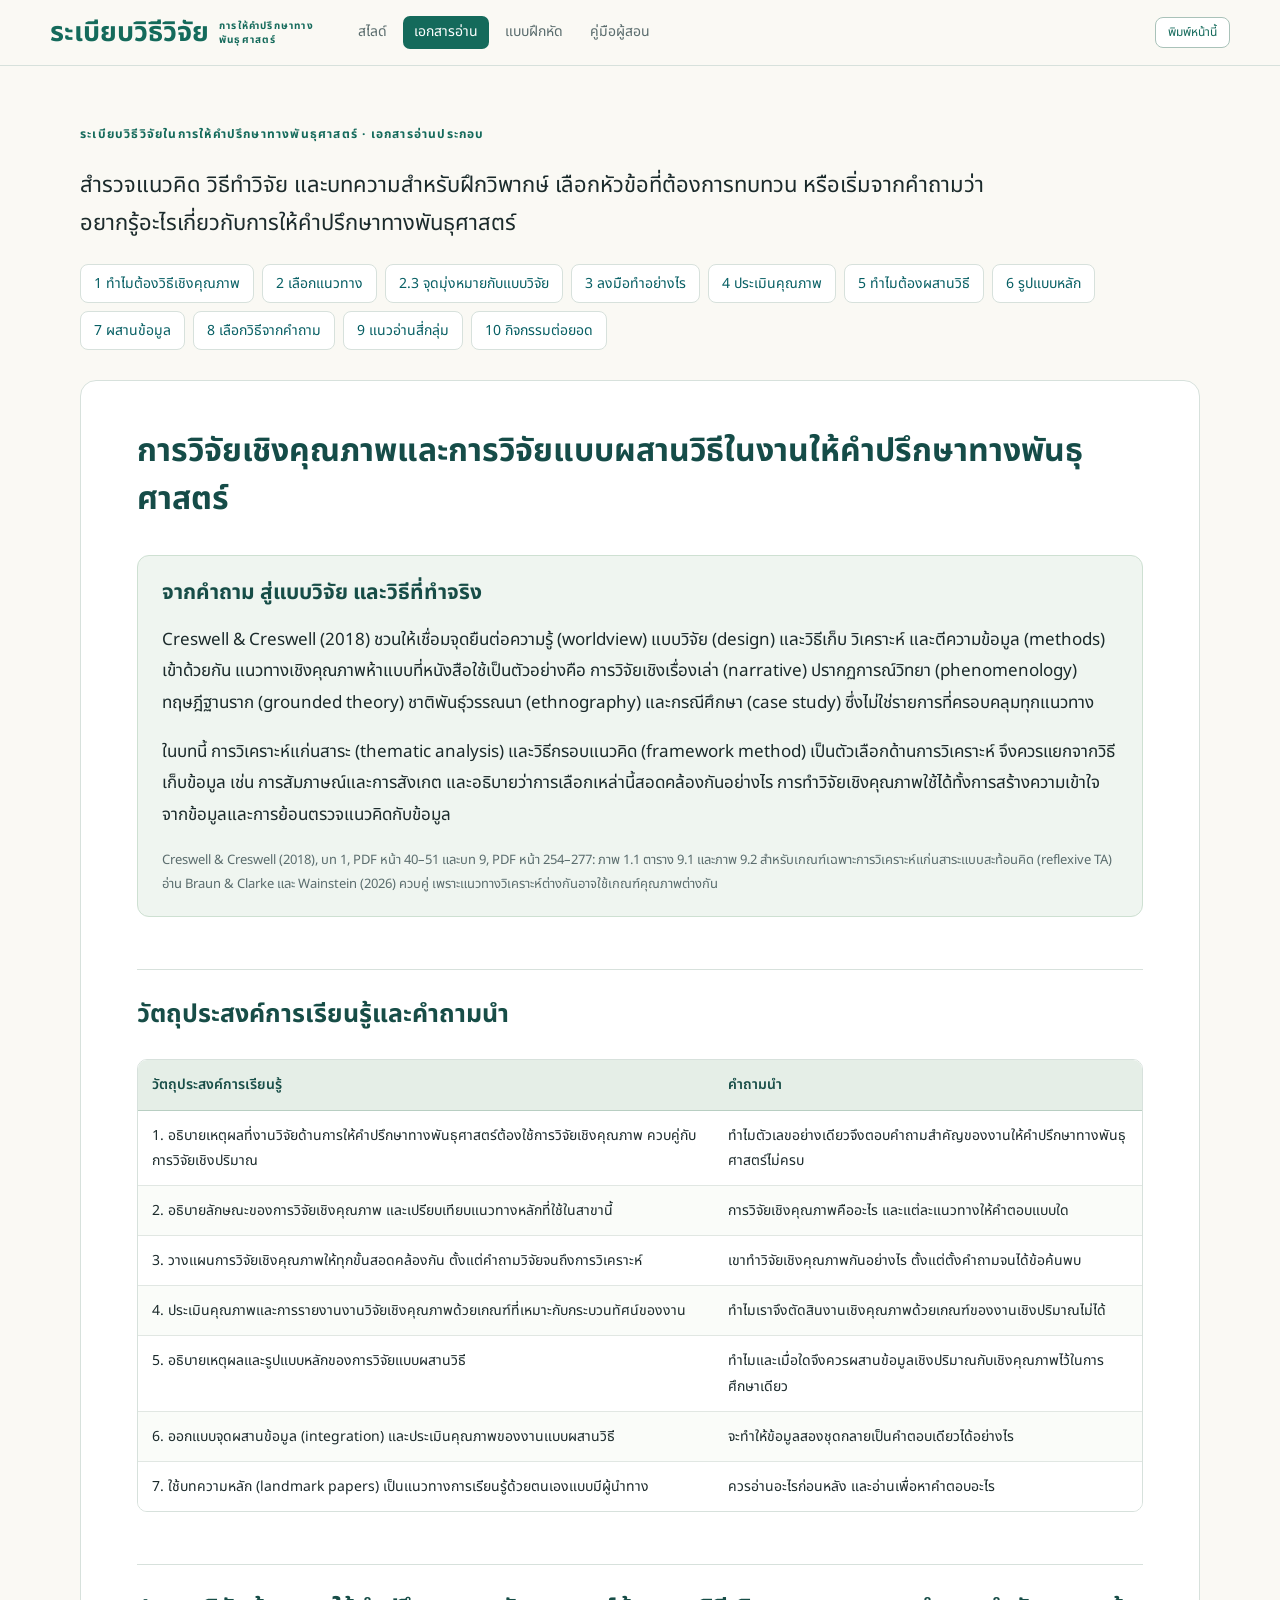
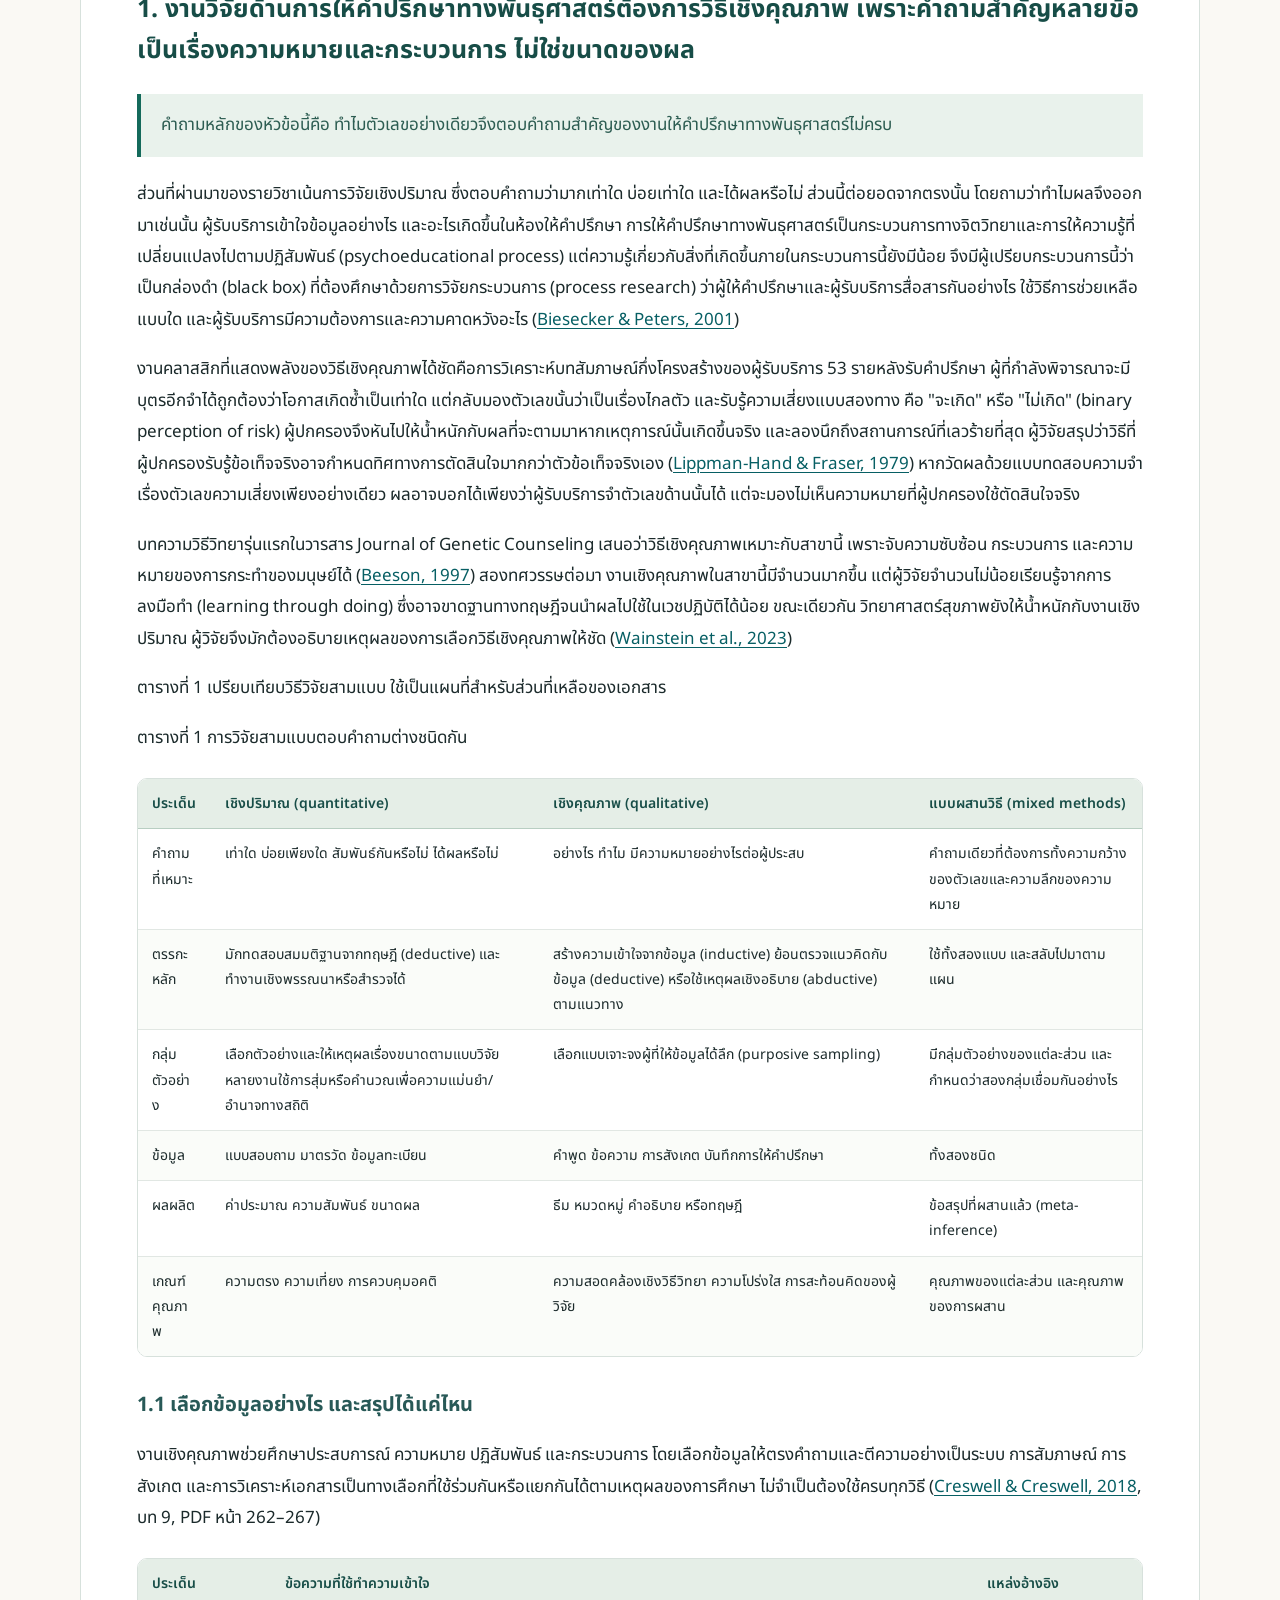
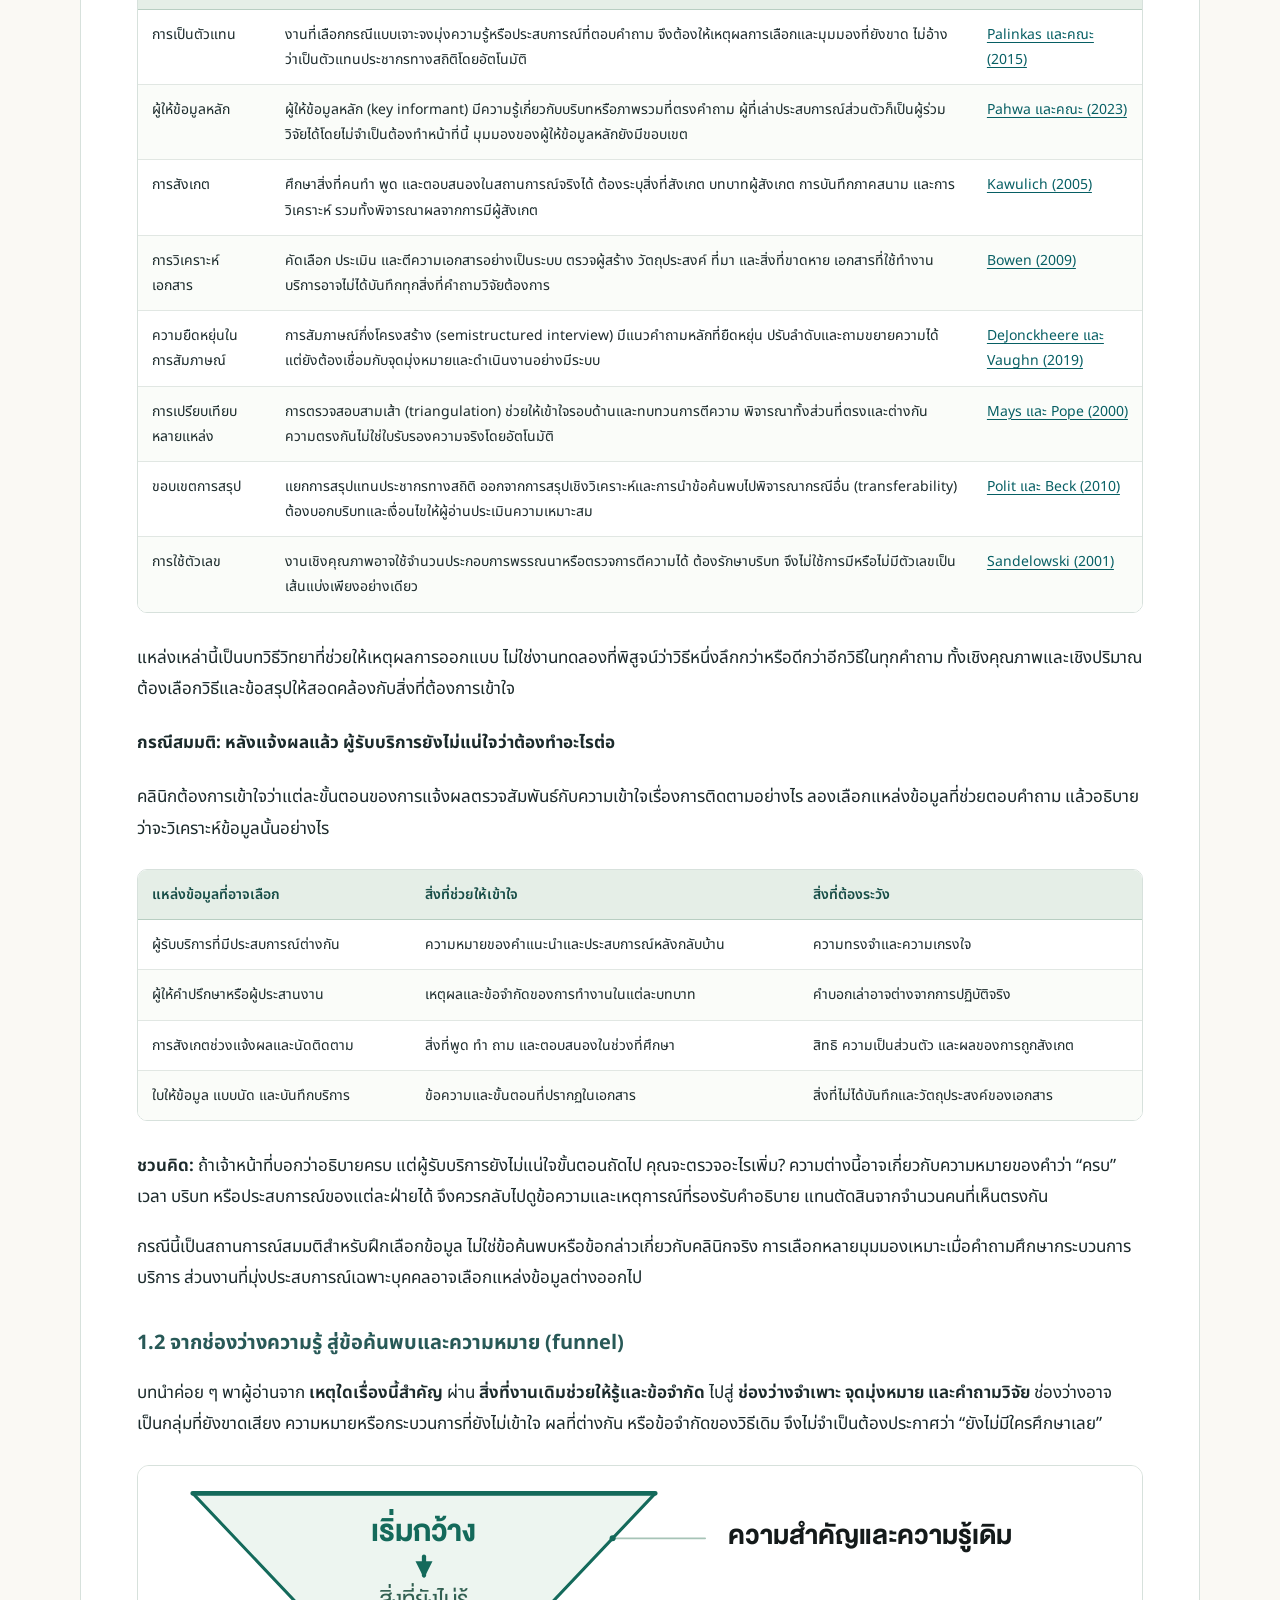
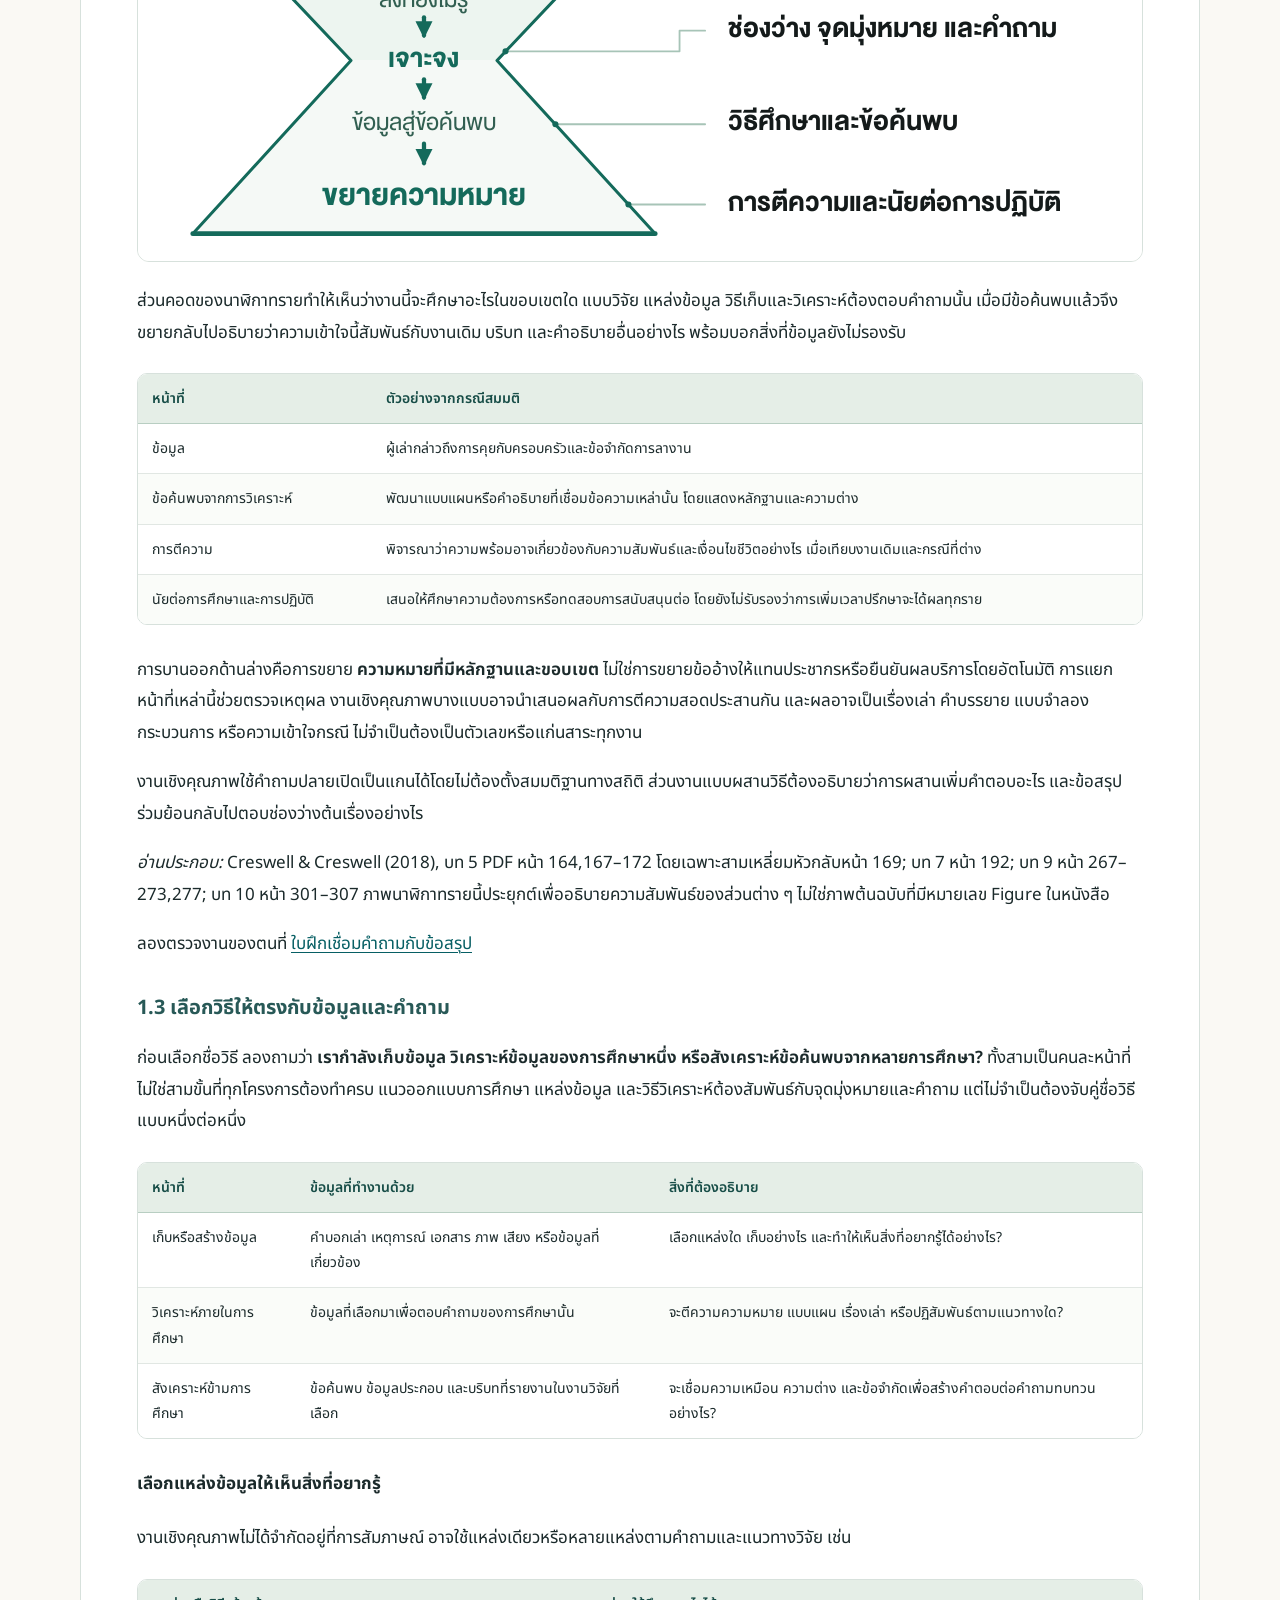
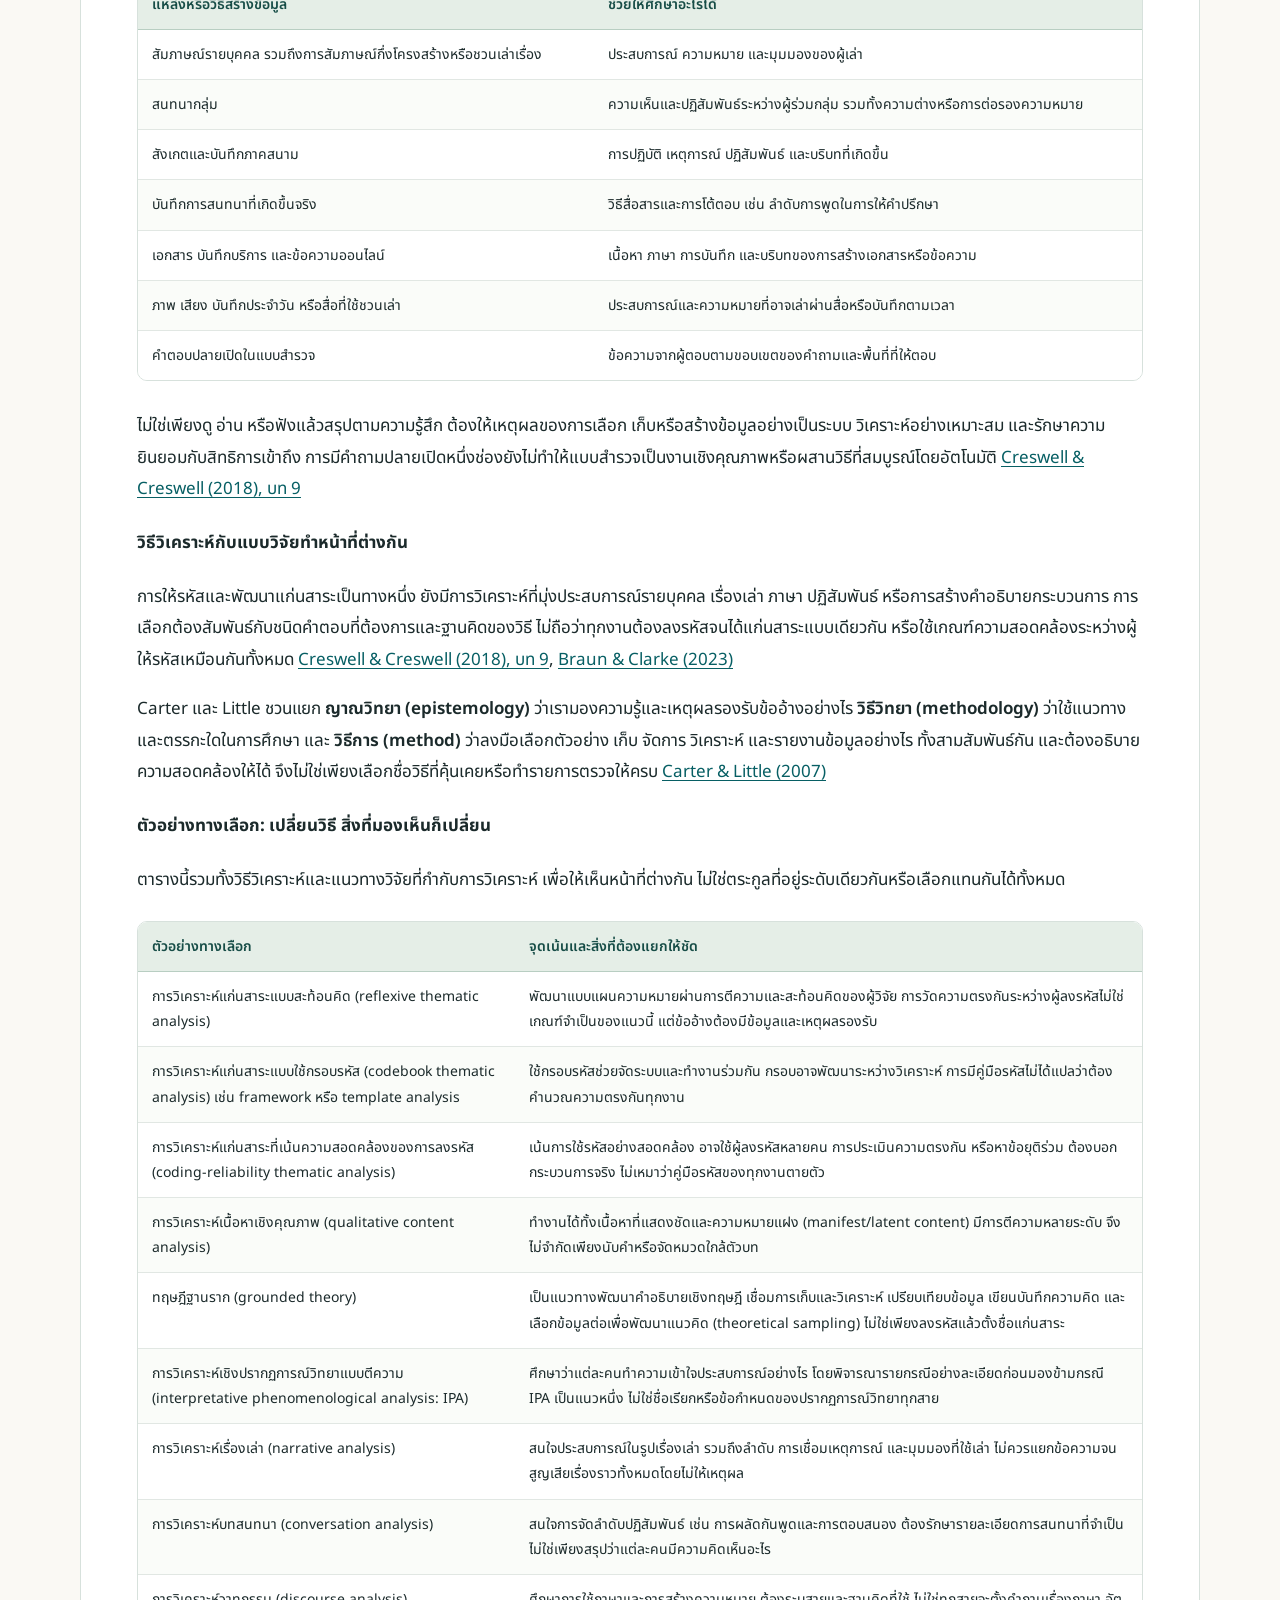
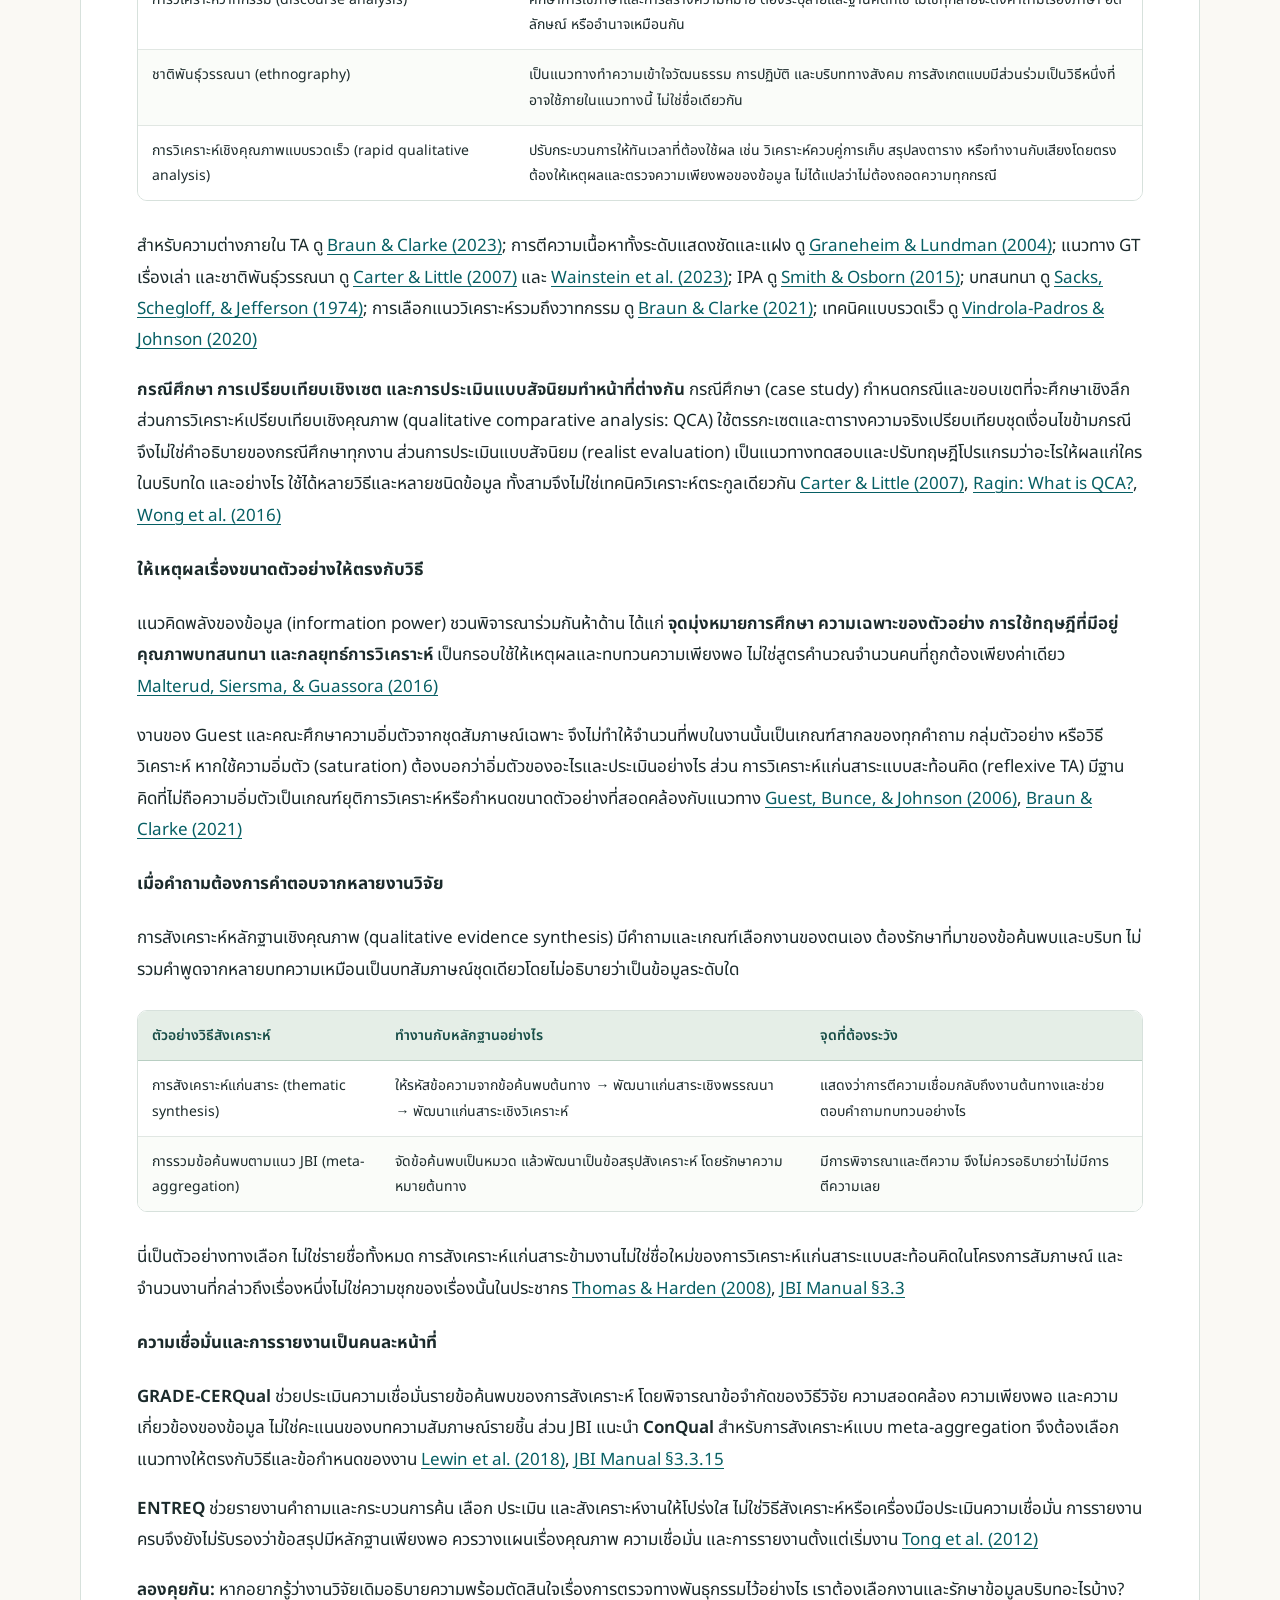
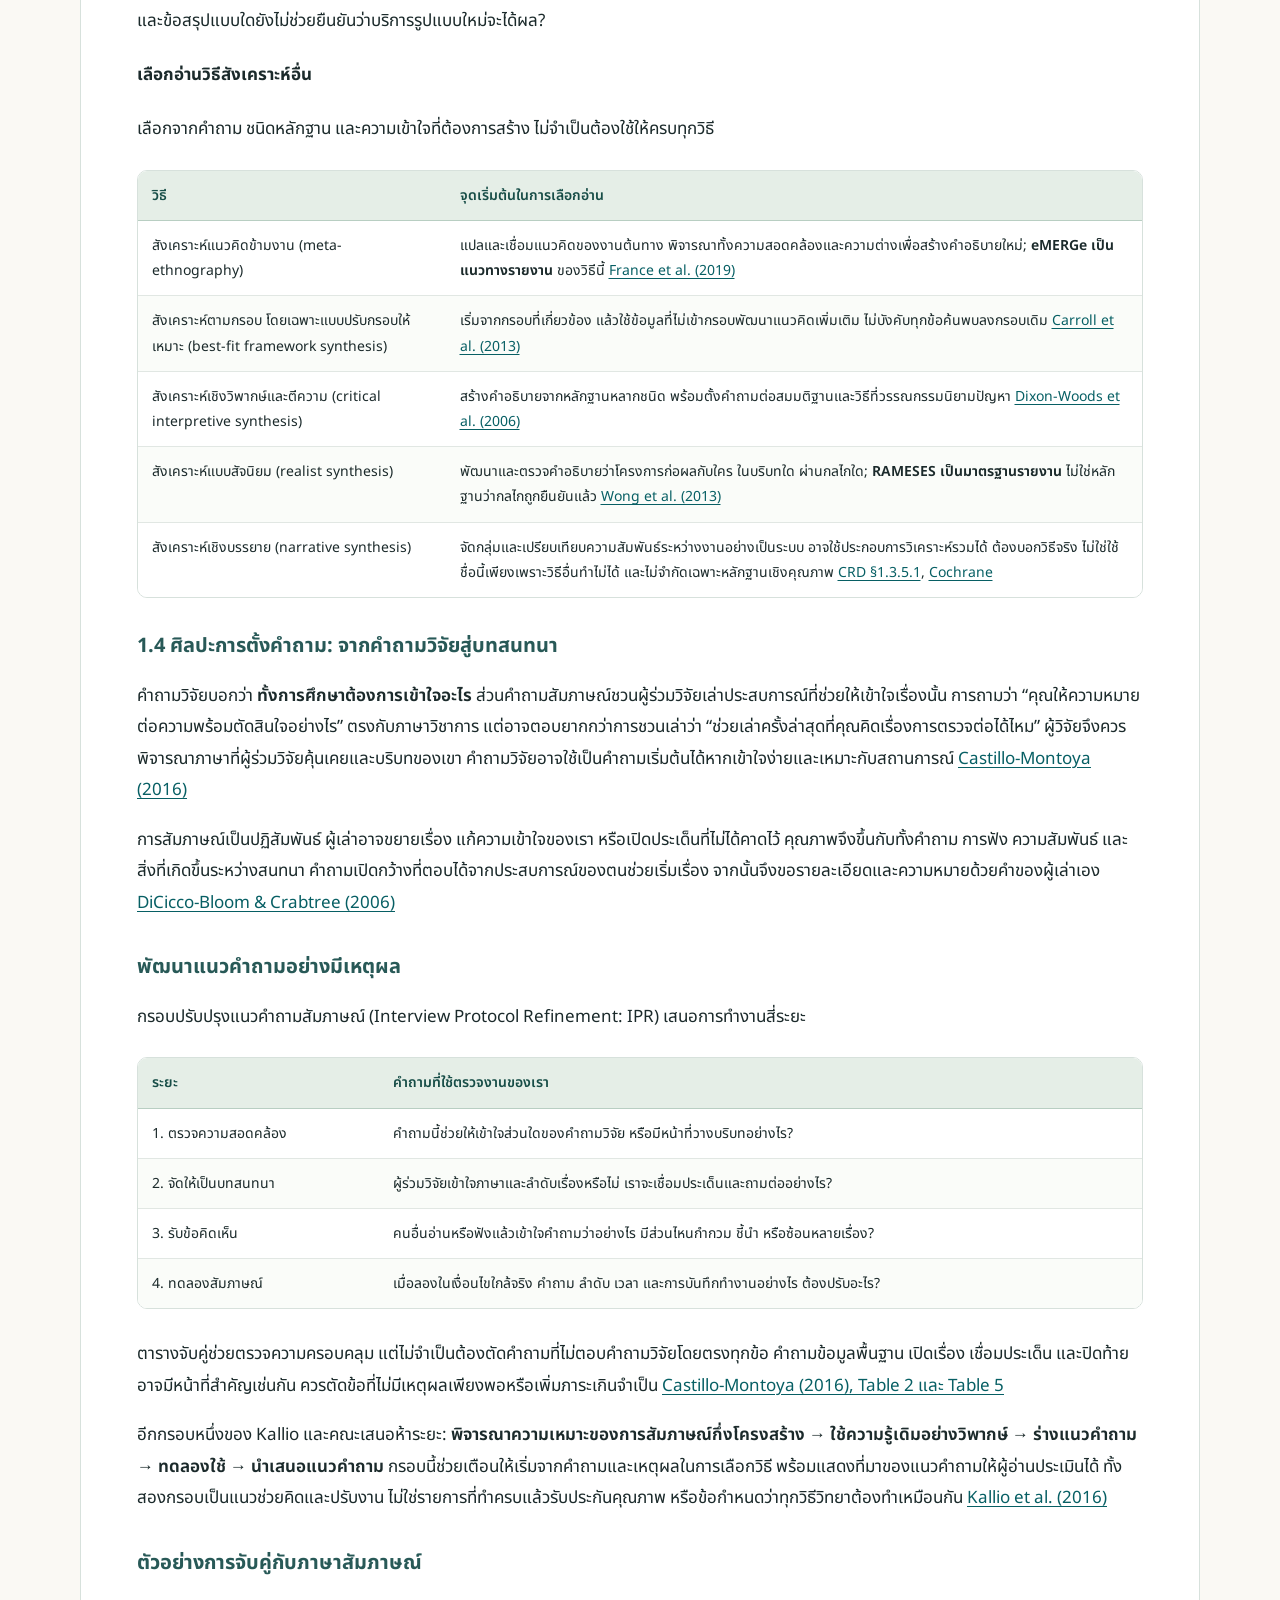
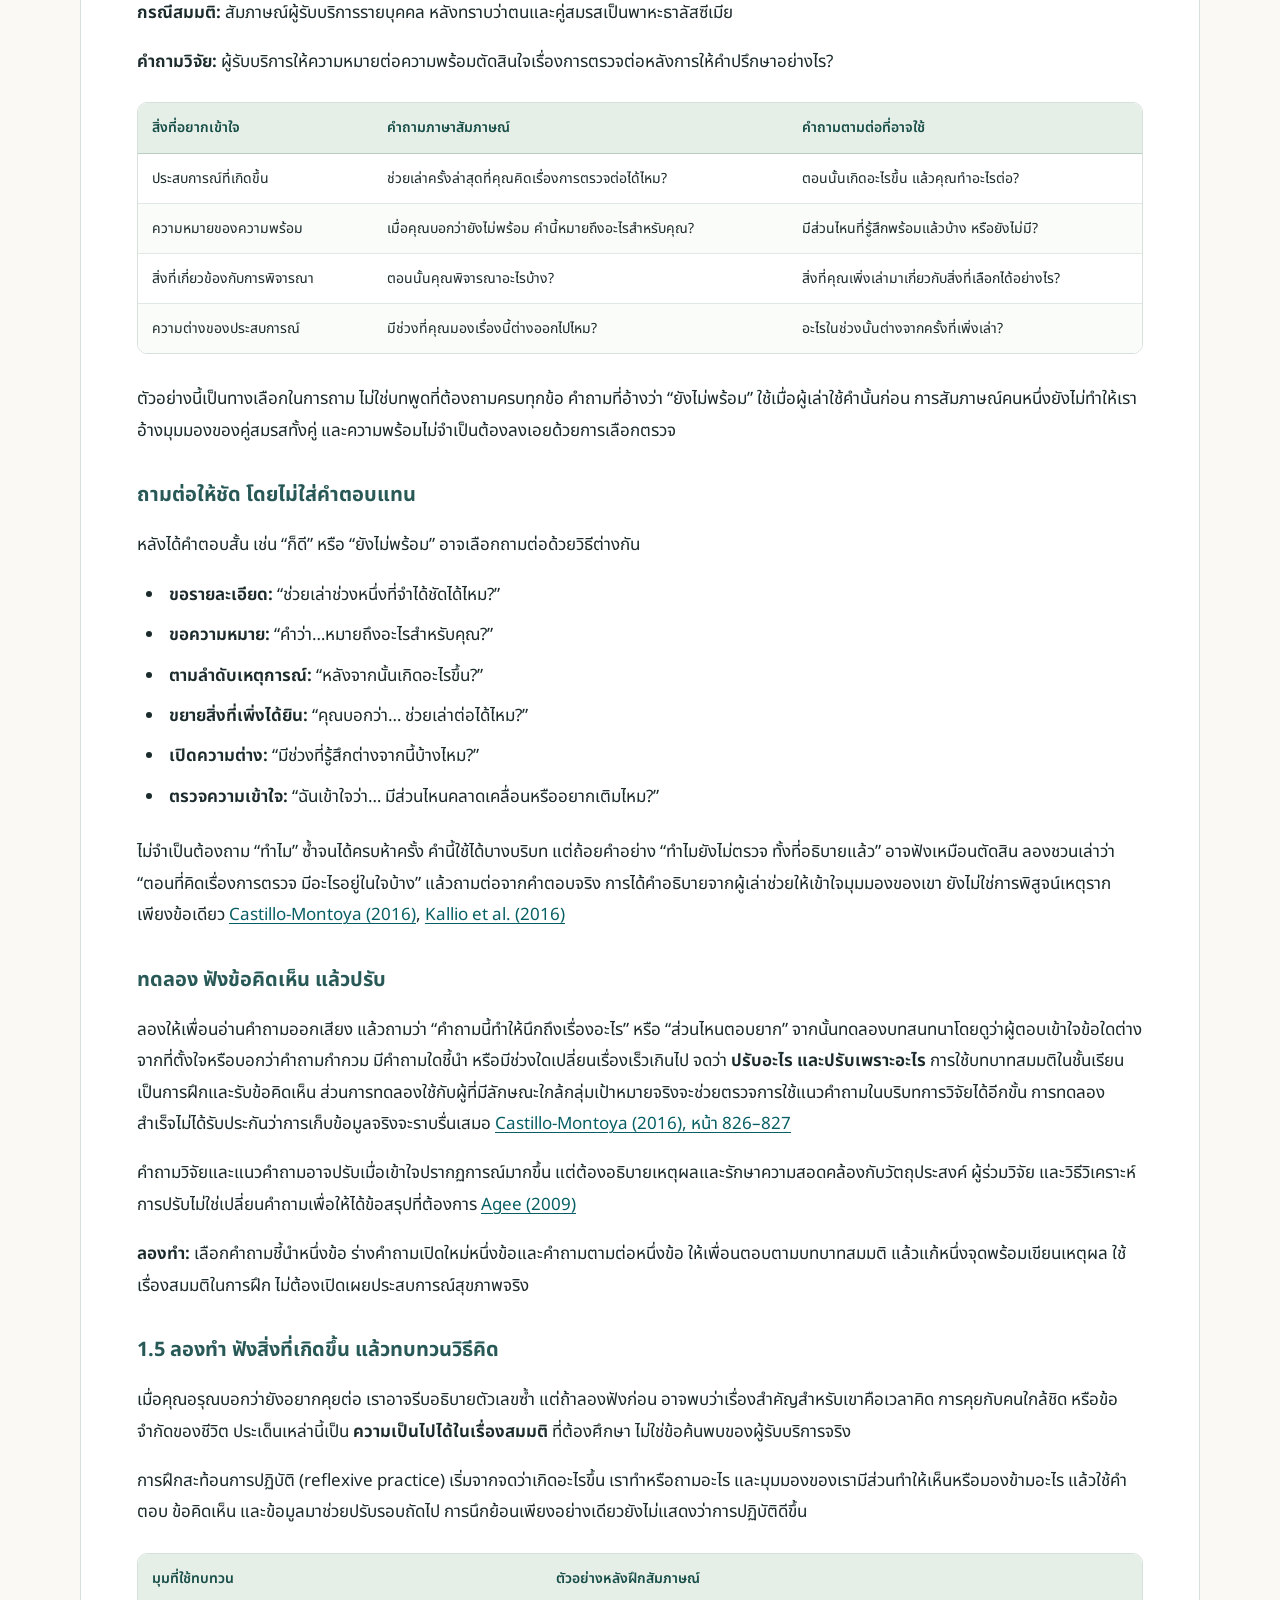
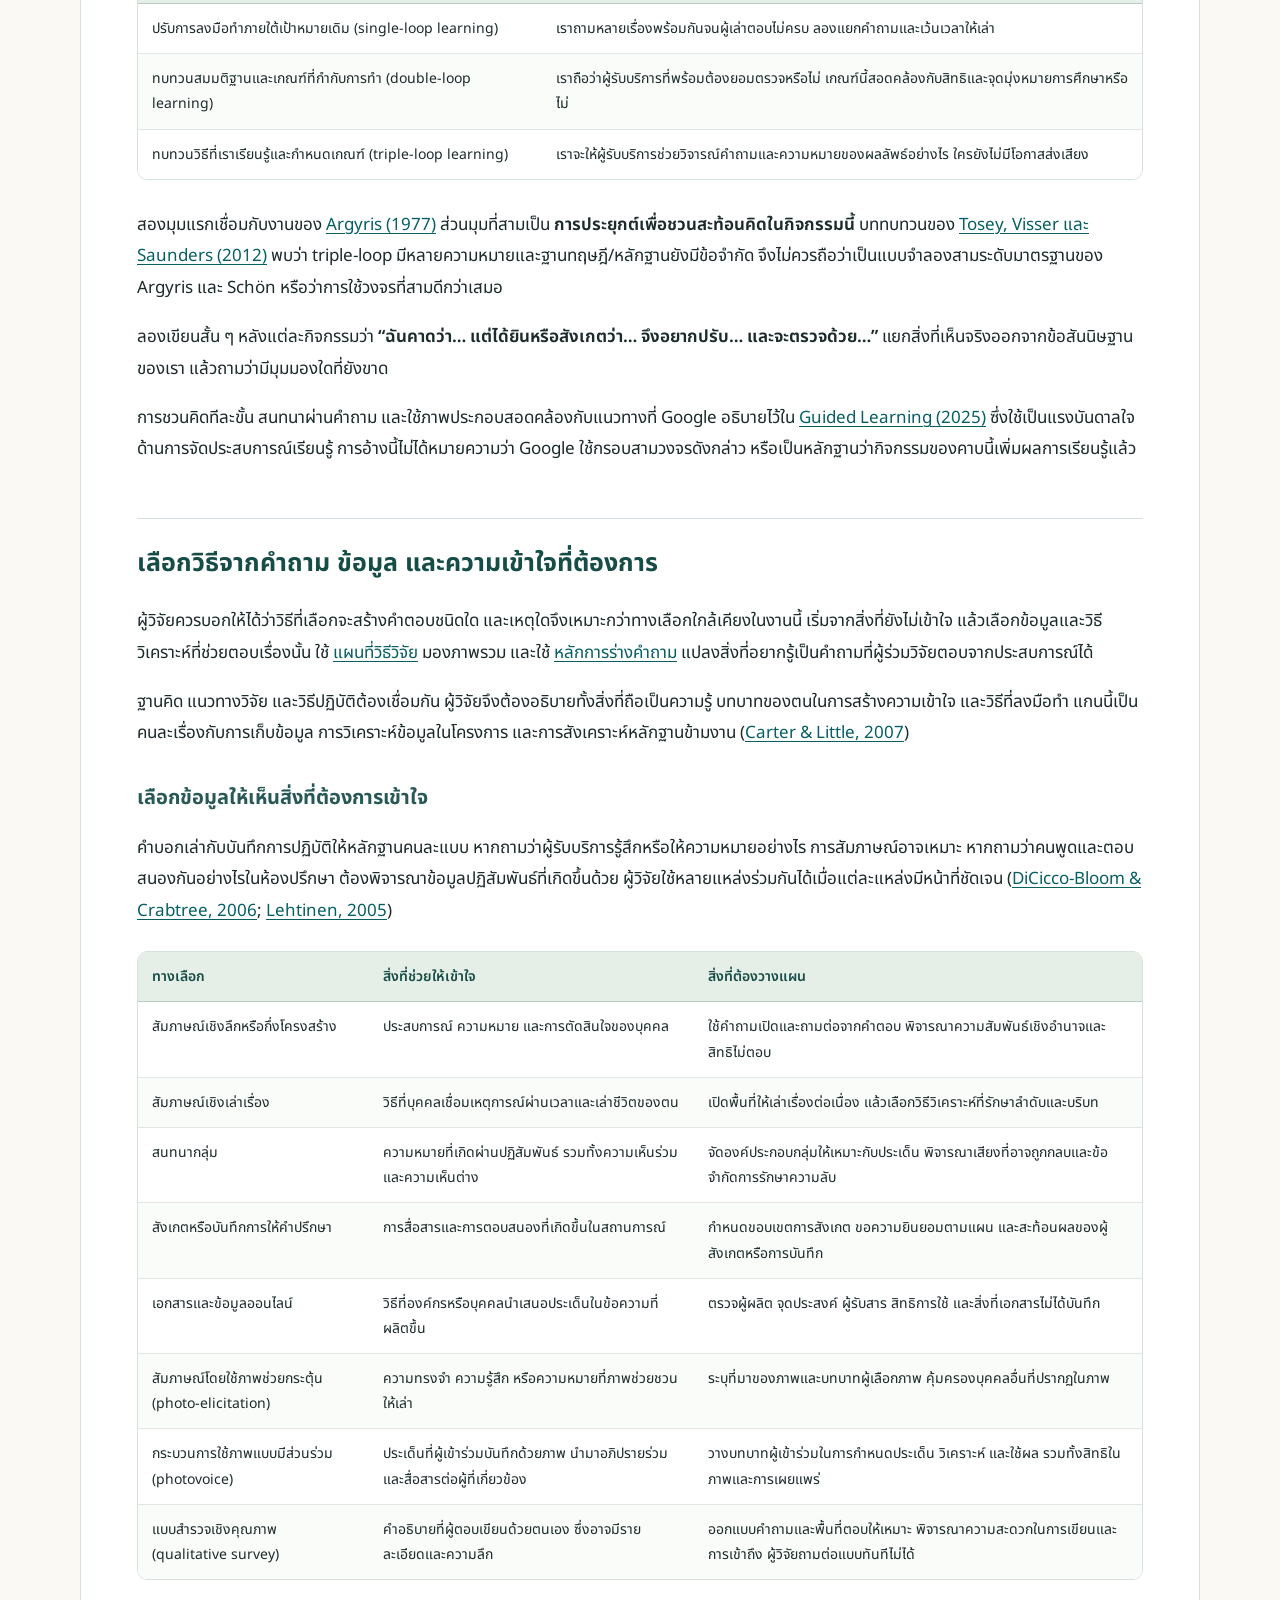
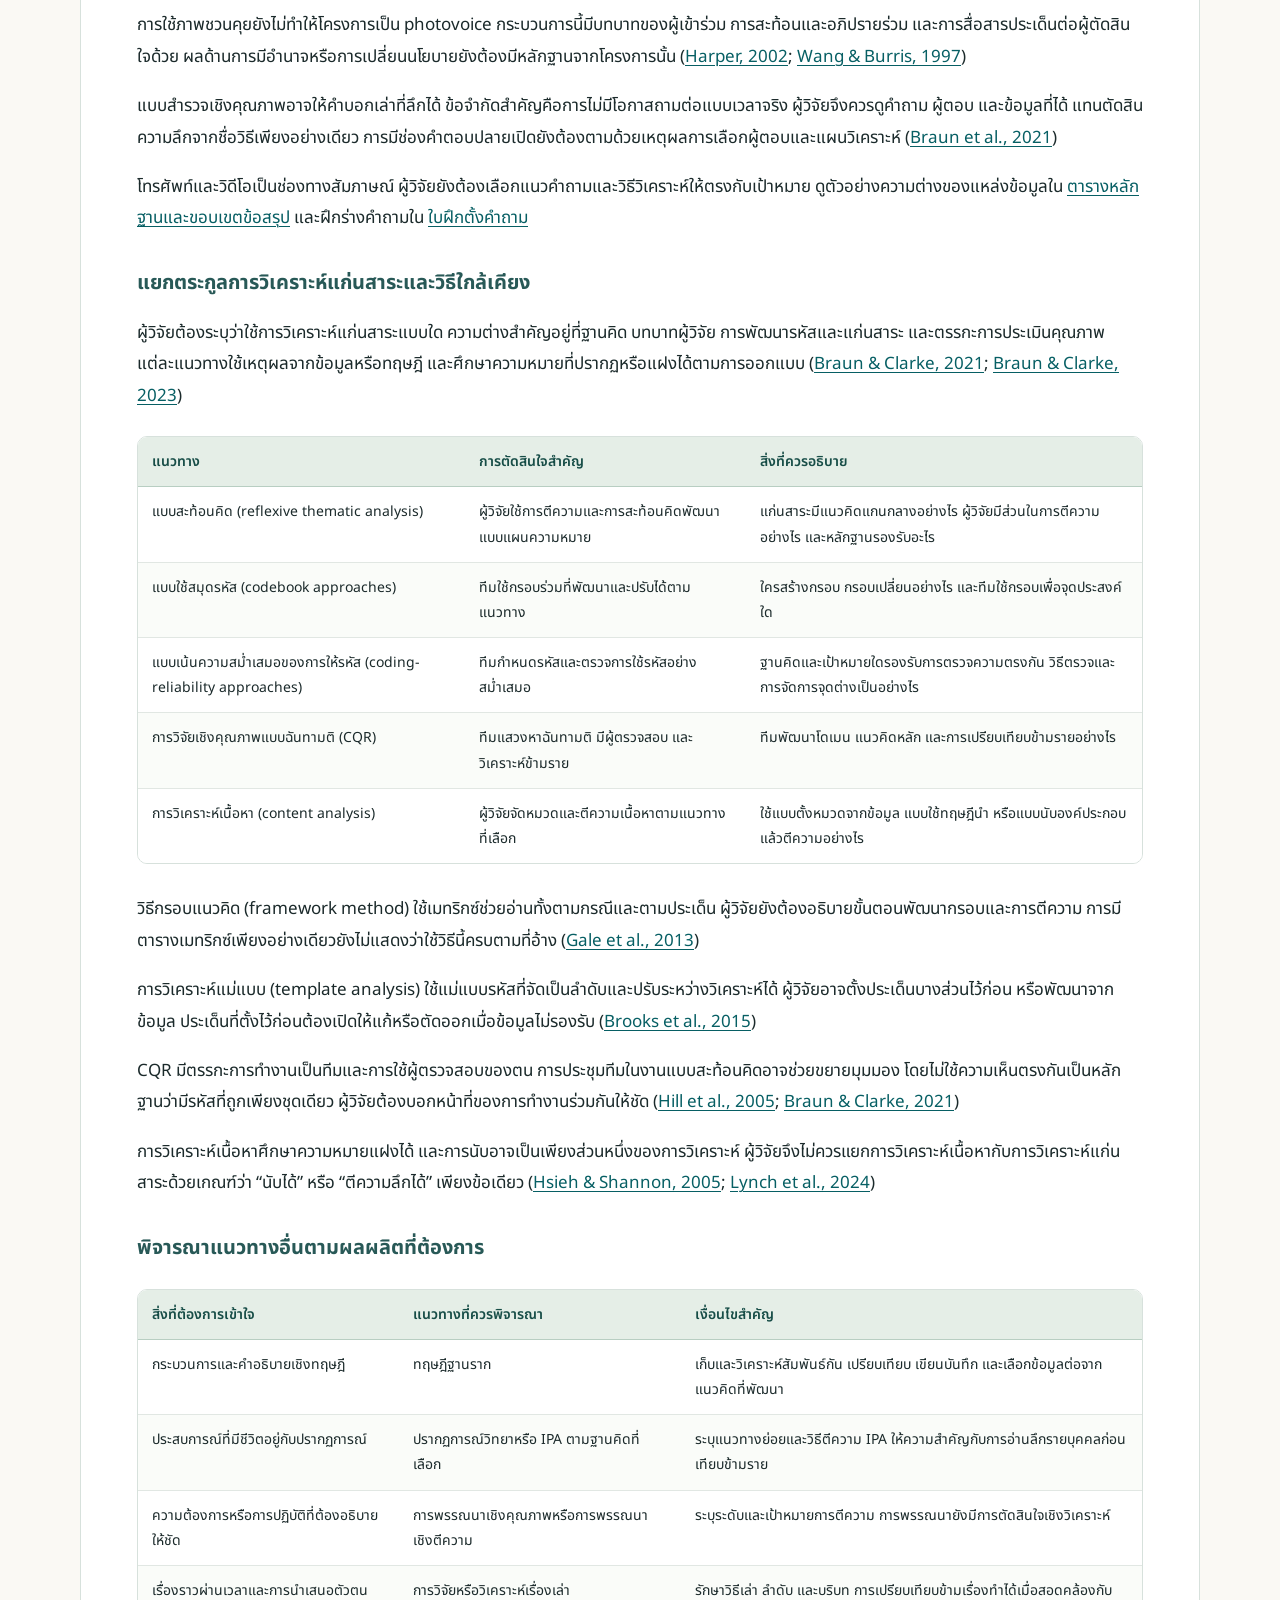
<file: reading.html>
<!doctype html>
<html lang="th"><head><meta charset="utf-8"><meta name="viewport" content="width=device-width,initial-scale=1"><meta name="color-scheme" content="light"><title>เอกสารอ่าน · ระเบียบวิธีวิจัยในการให้คำปรึกษาทางพันธุศาสตร์</title><link rel="stylesheet" href="assets/companion.css"></head>
<body class="reading"><a class="skip-link" href="#main">ข้ามไปเนื้อหา</a><header class="topbar"><a href="index.html" class="brand">ระเบียบวิธีวิจัย<span>การให้คำปรึกษาทางพันธุศาสตร์</span></a><nav aria-label="เอกสารประกอบรายวิชา"><a href="index.html">สไลด์</a><a href="reading.html" aria-current="page">เอกสารอ่าน</a><a href="workbook.html">แบบฝึกหัด</a><a href="teaching-guide.html">คู่มือผู้สอน</a></nav><button class="print-button" type="button" data-print="all">พิมพ์หน้านี้</button></header>
<main id="main"><section class="reader-intro">
<p class="eyebrow">ระเบียบวิธีวิจัยในการให้คำปรึกษาทางพันธุศาสตร์ · เอกสารอ่านประกอบ</p>
<p class="lead">สำรวจแนวคิด วิธีทำวิจัย และบทความสำหรับฝึกวิพากษ์ เลือกหัวข้อที่ต้องการทบทวน หรือเริ่มจากคำถามว่าอยากรู้อะไรเกี่ยวกับการให้คำปรึกษาทางพันธุศาสตร์</p>
<div class="quick-grid"><a href="#topic-1">1 ทำไมต้องวิธีเชิงคุณภาพ</a><a href="#topic-2">2 เลือกแนวทาง</a><a href="#qual-purpose">2.3 จุดมุ่งหมายกับแบบวิจัย</a><a href="#topic-3">3 ลงมือทำอย่างไร</a><a href="#topic-4">4 ประเมินคุณภาพ</a><a href="#topic-5">5 ทำไมต้องผสานวิธี</a><a href="#topic-6">6 รูปแบบหลัก</a><a href="#topic-7">7 ผสานข้อมูล</a><a href="#topic-8">8 เลือกวิธีจากคำถาม</a><a href="#topic-9">9 แนวอ่านสี่กลุ่ม</a><a href="#topic-10">10 กิจกรรมต่อยอด</a></div>
</section><article class="prose"><h1>การวิจัยเชิงคุณภาพและการวิจัยแบบผสานวิธีในงานให้คำปรึกษาทางพันธุศาสตร์</h1><aside class="concept-box">
<h2>จากคำถาม สู่แบบวิจัย และวิธีที่ทำจริง</h2>
<p>Creswell &amp; Creswell (2018) ชวนให้เชื่อมจุดยืนต่อความรู้ (worldview) แบบวิจัย (design) และวิธีเก็บ วิเคราะห์ และตีความข้อมูล (methods) เข้าด้วยกัน แนวทางเชิงคุณภาพห้าแบบที่หนังสือใช้เป็นตัวอย่างคือ การวิจัยเชิงเรื่องเล่า (narrative) ปรากฏการณ์วิทยา (phenomenology) ทฤษฎีฐานราก (grounded theory) ชาติพันธุ์วรรณนา (ethnography) และกรณีศึกษา (case study) ซึ่งไม่ใช่รายการที่ครอบคลุมทุกแนวทาง</p>
<p>ในบทนี้ การวิเคราะห์แก่นสาระ (thematic analysis) และวิธีกรอบแนวคิด (framework method) เป็นตัวเลือกด้านการวิเคราะห์ จึงควรแยกจากวิธีเก็บข้อมูล เช่น การสัมภาษณ์และการสังเกต และอธิบายว่าการเลือกเหล่านี้สอดคล้องกันอย่างไร การทำวิจัยเชิงคุณภาพใช้ได้ทั้งการสร้างความเข้าใจจากข้อมูลและการย้อนตรวจแนวคิดกับข้อมูล</p>
<p class="source-note">Creswell &amp; Creswell (2018), บท 1, PDF หน้า 40–51 และบท 9, PDF หน้า 254–277: ภาพ 1.1 ตาราง 9.1 และภาพ 9.2 สำหรับเกณฑ์เฉพาะการวิเคราะห์แก่นสาระแบบสะท้อนคิด (reflexive TA) อ่าน Braun &amp; Clarke และ Wainstein (2026) ควบคู่ เพราะแนวทางวิเคราะห์ต่างกันอาจใช้เกณฑ์คุณภาพต่างกัน</p>
</aside>
<h2>วัตถุประสงค์การเรียนรู้และคำถามนำ</h2>
<div class="table-scroll"><table>
<thead>
<tr>
<th>วัตถุประสงค์การเรียนรู้</th>
<th>คำถามนำ</th>
</tr>
</thead>
<tbody>
<tr>
<td>1. อธิบายเหตุผลที่งานวิจัยด้านการให้คำปรึกษาทางพันธุศาสตร์ต้องใช้การวิจัยเชิงคุณภาพ ควบคู่กับการวิจัยเชิงปริมาณ</td>
<td>ทำไมตัวเลขอย่างเดียวจึงตอบคำถามสำคัญของงานให้คำปรึกษาทางพันธุศาสตร์ไม่ครบ</td>
</tr>
<tr>
<td>2. อธิบายลักษณะของการวิจัยเชิงคุณภาพ และเปรียบเทียบแนวทางหลักที่ใช้ในสาขานี้</td>
<td>การวิจัยเชิงคุณภาพคืออะไร และแต่ละแนวทางให้คำตอบแบบใด</td>
</tr>
<tr>
<td>3. วางแผนการวิจัยเชิงคุณภาพให้ทุกขั้นสอดคล้องกัน ตั้งแต่คำถามวิจัยจนถึงการวิเคราะห์</td>
<td>เขาทำวิจัยเชิงคุณภาพกันอย่างไร ตั้งแต่ตั้งคำถามจนได้ข้อค้นพบ</td>
</tr>
<tr>
<td>4. ประเมินคุณภาพและการรายงานงานวิจัยเชิงคุณภาพด้วยเกณฑ์ที่เหมาะกับกระบวนทัศน์ของงาน</td>
<td>ทำไมเราจึงตัดสินงานเชิงคุณภาพด้วยเกณฑ์ของงานเชิงปริมาณไม่ได้</td>
</tr>
<tr>
<td>5. อธิบายเหตุผลและรูปแบบหลักของการวิจัยแบบผสานวิธี</td>
<td>ทำไมและเมื่อใดจึงควรผสานข้อมูลเชิงปริมาณกับเชิงคุณภาพไว้ในการศึกษาเดียว</td>
</tr>
<tr>
<td>6. ออกแบบจุดผสานข้อมูล (integration) และประเมินคุณภาพของงานแบบผสานวิธี</td>
<td>จะทำให้ข้อมูลสองชุดกลายเป็นคำตอบเดียวได้อย่างไร</td>
</tr>
<tr>
<td>7. ใช้บทความหลัก (landmark papers) เป็นแนวทางการเรียนรู้ด้วยตนเองแบบมีผู้นำทาง</td>
<td>ควรอ่านอะไรก่อนหลัง และอ่านเพื่อหาคำตอบอะไร</td>
</tr>
</tbody>
</table></div>
<h2 id="topic-1">1. งานวิจัยด้านการให้คำปรึกษาทางพันธุศาสตร์ต้องการวิธีเชิงคุณภาพ เพราะคำถามสำคัญหลายข้อเป็นเรื่องความหมายและกระบวนการ ไม่ใช่ขนาดของผล</h2>
<blockquote>
<p>คำถามหลักของหัวข้อนี้คือ ทำไมตัวเลขอย่างเดียวจึงตอบคำถามสำคัญของงานให้คำปรึกษาทางพันธุศาสตร์ไม่ครบ</p>
</blockquote>
<p>ส่วนที่ผ่านมาของรายวิชาเน้นการวิจัยเชิงปริมาณ ซึ่งตอบคำถามว่ามากเท่าใด บ่อยเท่าใด และได้ผลหรือไม่ ส่วนนี้ต่อยอดจากตรงนั้น โดยถามว่าทำไมผลจึงออกมาเช่นนั้น ผู้รับบริการเข้าใจข้อมูลอย่างไร และอะไรเกิดขึ้นในห้องให้คำปรึกษา การให้คำปรึกษาทางพันธุศาสตร์เป็นกระบวนการทางจิตวิทยาและการให้ความรู้ที่เปลี่ยนแปลงไปตามปฏิสัมพันธ์ (psychoeducational process) แต่ความรู้เกี่ยวกับสิ่งที่เกิดขึ้นภายในกระบวนการนี้ยังมีน้อย จึงมีผู้เปรียบกระบวนการนี้ว่าเป็นกล่องดำ (black box) ที่ต้องศึกษาด้วยการวิจัยกระบวนการ (process research) ว่าผู้ให้คำปรึกษาและผู้รับบริการสื่อสารกันอย่างไร ใช้วิธีการช่วยเหลือแบบใด และผู้รับบริการมีความต้องการและความคาดหวังอะไร (<a href="https://doi.org/10.1002/ajmg.10004" target="_blank" rel="noopener noreferrer">Biesecker &amp; Peters, 2001</a>)</p>
<p>งานคลาสสิกที่แสดงพลังของวิธีเชิงคุณภาพได้ชัดคือการวิเคราะห์บทสัมภาษณ์กึ่งโครงสร้างของผู้รับบริการ 53 รายหลังรับคำปรึกษา ผู้ที่กำลังพิจารณาจะมีบุตรอีกจำได้ถูกต้องว่าโอกาสเกิดซ้ำเป็นเท่าใด แต่กลับมองตัวเลขนั้นว่าเป็นเรื่องไกลตัว และรับรู้ความเสี่ยงแบบสองทาง คือ "จะเกิด" หรือ "ไม่เกิด" (binary perception of risk) ผู้ปกครองจึงหันไปให้น้ำหนักกับผลที่จะตามมาหากเหตุการณ์นั้นเกิดขึ้นจริง และลองนึกถึงสถานการณ์ที่เลวร้ายที่สุด ผู้วิจัยสรุปว่าวิธีที่ผู้ปกครองรับรู้ข้อเท็จจริงอาจกำหนดทิศทางการตัดสินใจมากกว่าตัวข้อเท็จจริงเอง (<a href="https://doi.org/10.1002/ajmg.1320040108" target="_blank" rel="noopener noreferrer">Lippman-Hand &amp; Fraser, 1979</a>) หากวัดผลด้วยแบบทดสอบความจำเรื่องตัวเลขความเสี่ยงเพียงอย่างเดียว ผลอาจบอกได้เพียงว่าผู้รับบริการจำตัวเลขด้านนั้นได้ แต่จะมองไม่เห็นความหมายที่ผู้ปกครองใช้ตัดสินใจจริง</p>
<p>บทความวิธีวิทยารุ่นแรกในวารสาร Journal of Genetic Counseling เสนอว่าวิธีเชิงคุณภาพเหมาะกับสาขานี้ เพราะจับความซับซ้อน กระบวนการ และความหมายของการกระทำของมนุษย์ได้ (<a href="https://doi.org/10.1023/a:1025659701805" target="_blank" rel="noopener noreferrer">Beeson, 1997</a>) สองทศวรรษต่อมา งานเชิงคุณภาพในสาขานี้มีจำนวนมากขึ้น แต่ผู้วิจัยจำนวนไม่น้อยเรียนรู้จากการลงมือทำ (learning through doing) ซึ่งอาจขาดฐานทางทฤษฎีจนนำผลไปใช้ในเวชปฏิบัติได้น้อย ขณะเดียวกัน วิทยาศาสตร์สุขภาพยังให้น้ำหนักกับงานเชิงปริมาณ ผู้วิจัยจึงมักต้องอธิบายเหตุผลของการเลือกวิธีเชิงคุณภาพให้ชัด (<a href="https://doi.org/10.1002/jgc4.1644" target="_blank" rel="noopener noreferrer">Wainstein et al., 2023</a>)</p>
<p>ตารางที่ 1 เปรียบเทียบวิธีวิจัยสามแบบ ใช้เป็นแผนที่สำหรับส่วนที่เหลือของเอกสาร</p>
<p>ตารางที่ 1 การวิจัยสามแบบตอบคำถามต่างชนิดกัน</p>
<div class="table-scroll"><table>
<thead>
<tr>
<th>ประเด็น</th>
<th>เชิงปริมาณ (quantitative)</th>
<th>เชิงคุณภาพ (qualitative)</th>
<th>แบบผสานวิธี (mixed methods)</th>
</tr>
</thead>
<tbody>
<tr>
<td>คำถามที่เหมาะ</td>
<td>เท่าใด บ่อยเพียงใด สัมพันธ์กันหรือไม่ ได้ผลหรือไม่</td>
<td>อย่างไร ทำไม มีความหมายอย่างไรต่อผู้ประสบ</td>
<td>คำถามเดียวที่ต้องการทั้งความกว้างของตัวเลขและความลึกของความหมาย</td>
</tr>
<tr>
<td>ตรรกะหลัก</td>
<td>มักทดสอบสมมติฐานจากทฤษฎี (deductive) และทำงานเชิงพรรณนาหรือสำรวจได้</td>
<td>สร้างความเข้าใจจากข้อมูล (inductive) ย้อนตรวจแนวคิดกับข้อมูล (deductive) หรือใช้เหตุผลเชิงอธิบาย (abductive) ตามแนวทาง</td>
<td>ใช้ทั้งสองแบบ และสลับไปมาตามแผน</td>
</tr>
<tr>
<td>กลุ่มตัวอย่าง</td>
<td>เลือกตัวอย่างและให้เหตุผลเรื่องขนาดตามแบบวิจัย หลายงานใช้การสุ่มหรือคำนวณเพื่อความแม่นยำ/อำนาจทางสถิติ</td>
<td>เลือกแบบเจาะจงผู้ที่ให้ข้อมูลได้ลึก (purposive sampling)</td>
<td>มีกลุ่มตัวอย่างของแต่ละส่วน และกำหนดว่าสองกลุ่มเชื่อมกันอย่างไร</td>
</tr>
<tr>
<td>ข้อมูล</td>
<td>แบบสอบถาม มาตรวัด ข้อมูลทะเบียน</td>
<td>คำพูด ข้อความ การสังเกต บันทึกการให้คำปรึกษา</td>
<td>ทั้งสองชนิด</td>
</tr>
<tr>
<td>ผลผลิต</td>
<td>ค่าประมาณ ความสัมพันธ์ ขนาดผล</td>
<td>ธีม หมวดหมู่ คำอธิบาย หรือทฤษฎี</td>
<td>ข้อสรุปที่ผสานแล้ว (meta-inference)</td>
</tr>
<tr>
<td>เกณฑ์คุณภาพ</td>
<td>ความตรง ความเที่ยง การควบคุมอคติ</td>
<td>ความสอดคล้องเชิงวิธีวิทยา ความโปร่งใส การสะท้อนคิดของผู้วิจัย</td>
<td>คุณภาพของแต่ละส่วน และคุณภาพของการผสาน</td>
</tr>
</tbody>
</table></div>
<h3 id="qual-evidence">1.1 เลือกข้อมูลอย่างไร และสรุปได้แค่ไหน</h3>
<p>งานเชิงคุณภาพช่วยศึกษาประสบการณ์ ความหมาย ปฏิสัมพันธ์ และกระบวนการ โดยเลือกข้อมูลให้ตรงคำถามและตีความอย่างเป็นระบบ การสัมภาษณ์ การสังเกต และการวิเคราะห์เอกสารเป็นทางเลือกที่ใช้ร่วมกันหรือแยกกันได้ตามเหตุผลของการศึกษา ไม่จำเป็นต้องใช้ครบทุกวิธี (<a href="https://us.sagepub.com/en-us/nam/research-design/book255675" target="_blank" rel="noopener noreferrer">Creswell &amp; Creswell, 2018</a>, บท 9, PDF หน้า 262–267)</p>
<div class="table-scroll"><table>
<thead>
<tr>
<th>ประเด็น</th>
<th>ข้อความที่ใช้ทำความเข้าใจ</th>
<th>แหล่งอ้างอิง</th>
</tr>
</thead>
<tbody>
<tr>
<td>การเป็นตัวแทน</td>
<td>งานที่เลือกกรณีแบบเจาะจงมุ่งความรู้หรือประสบการณ์ที่ตอบคำถาม จึงต้องให้เหตุผลการเลือกและมุมมองที่ยังขาด ไม่อ้างว่าเป็นตัวแทนประชากรทางสถิติโดยอัตโนมัติ</td>
<td><a href="https://doi.org/10.1007/s10488-013-0528-y" target="_blank" rel="noopener noreferrer">Palinkas และคณะ (2015)</a></td>
</tr>
<tr>
<td>ผู้ให้ข้อมูลหลัก</td>
<td>ผู้ให้ข้อมูลหลัก (key informant) มีความรู้เกี่ยวกับบริบทหรือภาพรวมที่ตรงคำถาม ผู้ที่เล่าประสบการณ์ส่วนตัวก็เป็นผู้ร่วมวิจัยได้โดยไม่จำเป็นต้องทำหน้าที่นี้ มุมมองของผู้ให้ข้อมูลหลักยังมีขอบเขต</td>
<td><a href="https://doi.org/10.1177/10497323231198796" target="_blank" rel="noopener noreferrer">Pahwa และคณะ (2023)</a></td>
</tr>
<tr>
<td>การสังเกต</td>
<td>ศึกษาสิ่งที่คนทำ พูด และตอบสนองในสถานการณ์จริงได้ ต้องระบุสิ่งที่สังเกต บทบาทผู้สังเกต การบันทึกภาคสนาม และการวิเคราะห์ รวมทั้งพิจารณาผลจากการมีผู้สังเกต</td>
<td><a href="https://www.qualitative-research.net/index.php/fqs/article/view/466" target="_blank" rel="noopener noreferrer">Kawulich (2005)</a></td>
</tr>
<tr>
<td>การวิเคราะห์เอกสาร</td>
<td>คัดเลือก ประเมิน และตีความเอกสารอย่างเป็นระบบ ตรวจผู้สร้าง วัตถุประสงค์ ที่มา และสิ่งที่ขาดหาย เอกสารที่ใช้ทำงานบริการอาจไม่ได้บันทึกทุกสิ่งที่คำถามวิจัยต้องการ</td>
<td><a href="https://doi.org/10.3316/QRJ0902027" target="_blank" rel="noopener noreferrer">Bowen (2009)</a></td>
</tr>
<tr>
<td>ความยืดหยุ่นในการสัมภาษณ์</td>
<td>การสัมภาษณ์กึ่งโครงสร้าง (semistructured interview) มีแนวคำถามหลักที่ยืดหยุ่น ปรับลำดับและถามขยายความได้ แต่ยังต้องเชื่อมกับจุดมุ่งหมายและดำเนินงานอย่างมีระบบ</td>
<td><a href="https://doi.org/10.1136/fmch-2018-000057" target="_blank" rel="noopener noreferrer">DeJonckheere และ Vaughn (2019)</a></td>
</tr>
<tr>
<td>การเปรียบเทียบหลายแหล่ง</td>
<td>การตรวจสอบสามเส้า (triangulation) ช่วยให้เข้าใจรอบด้านและทบทวนการตีความ พิจารณาทั้งส่วนที่ตรงและต่างกัน ความตรงกันไม่ใช่ใบรับรองความจริงโดยอัตโนมัติ</td>
<td><a href="https://doi.org/10.1136/bmj.320.7226.50" target="_blank" rel="noopener noreferrer">Mays และ Pope (2000)</a></td>
</tr>
<tr>
<td>ขอบเขตการสรุป</td>
<td>แยกการสรุปแทนประชากรทางสถิติ ออกจากการสรุปเชิงวิเคราะห์และการนำข้อค้นพบไปพิจารณากรณีอื่น (transferability) ต้องบอกบริบทและเงื่อนไขให้ผู้อ่านประเมินความเหมาะสม</td>
<td><a href="https://doi.org/10.1016/j.ijnurstu.2010.06.004" target="_blank" rel="noopener noreferrer">Polit และ Beck (2010)</a></td>
</tr>
<tr>
<td>การใช้ตัวเลข</td>
<td>งานเชิงคุณภาพอาจใช้จำนวนประกอบการพรรณนาหรือตรวจการตีความได้ ต้องรักษาบริบท จึงไม่ใช้การมีหรือไม่มีตัวเลขเป็นเส้นแบ่งเพียงอย่างเดียว</td>
<td><a href="https://doi.org/10.1002/nur.1025" target="_blank" rel="noopener noreferrer">Sandelowski (2001)</a></td>
</tr>
</tbody>
</table></div>
<p>แหล่งเหล่านี้เป็นบทวิธีวิทยาที่ช่วยให้เหตุผลการออกแบบ ไม่ใช่งานทดลองที่พิสูจน์ว่าวิธีหนึ่งลึกกว่าหรือดีกว่าอีกวิธีในทุกคำถาม ทั้งเชิงคุณภาพและเชิงปริมาณต้องเลือกวิธีและข้อสรุปให้สอดคล้องกับสิ่งที่ต้องการเข้าใจ</p>
<h4>กรณีสมมติ: หลังแจ้งผลแล้ว ผู้รับบริการยังไม่แน่ใจว่าต้องทำอะไรต่อ</h4>
<p>คลินิกต้องการเข้าใจว่าแต่ละขั้นตอนของการแจ้งผลตรวจสัมพันธ์กับความเข้าใจเรื่องการติดตามอย่างไร ลองเลือกแหล่งข้อมูลที่ช่วยตอบคำถาม แล้วอธิบายว่าจะวิเคราะห์ข้อมูลนั้นอย่างไร</p>
<div class="table-scroll"><table>
<thead>
<tr>
<th>แหล่งข้อมูลที่อาจเลือก</th>
<th>สิ่งที่ช่วยให้เข้าใจ</th>
<th>สิ่งที่ต้องระวัง</th>
</tr>
</thead>
<tbody>
<tr>
<td>ผู้รับบริการที่มีประสบการณ์ต่างกัน</td>
<td>ความหมายของคำแนะนำและประสบการณ์หลังกลับบ้าน</td>
<td>ความทรงจำและความเกรงใจ</td>
</tr>
<tr>
<td>ผู้ให้คำปรึกษาหรือผู้ประสานงาน</td>
<td>เหตุผลและข้อจำกัดของการทำงานในแต่ละบทบาท</td>
<td>คำบอกเล่าอาจต่างจากการปฏิบัติจริง</td>
</tr>
<tr>
<td>การสังเกตช่วงแจ้งผลและนัดติดตาม</td>
<td>สิ่งที่พูด ทำ ถาม และตอบสนองในช่วงที่ศึกษา</td>
<td>สิทธิ ความเป็นส่วนตัว และผลของการถูกสังเกต</td>
</tr>
<tr>
<td>ใบให้ข้อมูล แบบนัด และบันทึกบริการ</td>
<td>ข้อความและขั้นตอนที่ปรากฏในเอกสาร</td>
<td>สิ่งที่ไม่ได้บันทึกและวัตถุประสงค์ของเอกสาร</td>
</tr>
</tbody>
</table></div>
<p><strong>ชวนคิด:</strong> ถ้าเจ้าหน้าที่บอกว่าอธิบายครบ แต่ผู้รับบริการยังไม่แน่ใจขั้นตอนถัดไป คุณจะตรวจอะไรเพิ่ม? ความต่างนี้อาจเกี่ยวกับความหมายของคำว่า “ครบ” เวลา บริบท หรือประสบการณ์ของแต่ละฝ่ายได้ จึงควรกลับไปดูข้อความและเหตุการณ์ที่รองรับคำอธิบาย แทนตัดสินจากจำนวนคนที่เห็นตรงกัน</p>
<p>กรณีนี้เป็นสถานการณ์สมมติสำหรับฝึกเลือกข้อมูล ไม่ใช่ข้อค้นพบหรือข้อกล่าวเกี่ยวกับคลินิกจริง การเลือกหลายมุมมองเหมาะเมื่อคำถามศึกษากระบวนการบริการ ส่วนงานที่มุ่งประสบการณ์เฉพาะบุคคลอาจเลือกแหล่งข้อมูลต่างออกไป</p>
<h3 id="research-funnel">1.2 จากช่องว่างความรู้ สู่ข้อค้นพบและความหมาย (funnel)</h3>
<p>บทนำค่อย ๆ พาผู้อ่านจาก <strong>เหตุใดเรื่องนี้สำคัญ</strong> ผ่าน <strong>สิ่งที่งานเดิมช่วยให้รู้และข้อจำกัด</strong> ไปสู่ <strong>ช่องว่างจำเพาะ จุดมุ่งหมาย และคำถามวิจัย</strong> ช่องว่างอาจเป็นกลุ่มที่ยังขาดเสียง ความหมายหรือกระบวนการที่ยังไม่เข้าใจ ผลที่ต่างกัน หรือข้อจำกัดของวิธีเดิม จึงไม่จำเป็นต้องประกาศว่า “ยังไม่มีใครศึกษาเลย”</p>
<p><img alt="กรวยของบทนำและการขยายความหมายจากข้อค้นพบ" src="assets/research-hourglass-readable.svg" /></p>
<p>ส่วนคอดของนาฬิกาทรายทำให้เห็นว่างานนี้จะศึกษาอะไรในขอบเขตใด แบบวิจัย แหล่งข้อมูล วิธีเก็บและวิเคราะห์ต้องตอบคำถามนั้น เมื่อมีข้อค้นพบแล้วจึงขยายกลับไปอธิบายว่าความเข้าใจนี้สัมพันธ์กับงานเดิม บริบท และคำอธิบายอื่นอย่างไร พร้อมบอกสิ่งที่ข้อมูลยังไม่รองรับ</p>
<div class="table-scroll"><table>
<thead>
<tr>
<th>หน้าที่</th>
<th>ตัวอย่างจากกรณีสมมติ</th>
</tr>
</thead>
<tbody>
<tr>
<td>ข้อมูล</td>
<td>ผู้เล่ากล่าวถึงการคุยกับครอบครัวและข้อจำกัดการลางาน</td>
</tr>
<tr>
<td>ข้อค้นพบจากการวิเคราะห์</td>
<td>พัฒนาแบบแผนหรือคำอธิบายที่เชื่อมข้อความเหล่านั้น โดยแสดงหลักฐานและความต่าง</td>
</tr>
<tr>
<td>การตีความ</td>
<td>พิจารณาว่าความพร้อมอาจเกี่ยวข้องกับความสัมพันธ์และเงื่อนไขชีวิตอย่างไร เมื่อเทียบงานเดิมและกรณีที่ต่าง</td>
</tr>
<tr>
<td>นัยต่อการศึกษาและการปฏิบัติ</td>
<td>เสนอให้ศึกษาความต้องการหรือทดสอบการสนับสนุนต่อ โดยยังไม่รับรองว่าการเพิ่มเวลาปรึกษาจะได้ผลทุกราย</td>
</tr>
</tbody>
</table></div>
<p>การบานออกด้านล่างคือการขยาย <strong>ความหมายที่มีหลักฐานและขอบเขต</strong> ไม่ใช่การขยายข้ออ้างให้แทนประชากรหรือยืนยันผลบริการโดยอัตโนมัติ การแยกหน้าที่เหล่านี้ช่วยตรวจเหตุผล งานเชิงคุณภาพบางแบบอาจนำเสนอผลกับการตีความสอดประสานกัน และผลอาจเป็นเรื่องเล่า คำบรรยาย แบบจำลองกระบวนการ หรือความเข้าใจกรณี ไม่จำเป็นต้องเป็นตัวเลขหรือแก่นสาระทุกงาน</p>
<p>งานเชิงคุณภาพใช้คำถามปลายเปิดเป็นแกนได้โดยไม่ต้องตั้งสมมติฐานทางสถิติ ส่วนงานแบบผสานวิธีต้องอธิบายว่าการผสานเพิ่มคำตอบอะไร และข้อสรุปร่วมย้อนกลับไปตอบช่องว่างต้นเรื่องอย่างไร</p>
<p><em>อ่านประกอบ:</em> Creswell &amp; Creswell (2018), บท 5 PDF หน้า 164,167–172 โดยเฉพาะสามเหลี่ยมหัวกลับหน้า 169; บท 7 หน้า 192; บท 9 หน้า 267–273,277; บท 10 หน้า 301–307 ภาพนาฬิกาทรายนี้ประยุกต์เพื่ออธิบายความสัมพันธ์ของส่วนต่าง ๆ ไม่ใช่ภาพต้นฉบับที่มีหมายเลข Figure ในหนังสือ</p>
<p>ลองตรวจงานของตนที่ <a href="workbook.html#funnel-alignment">ใบฝึกเชื่อมคำถามกับข้อสรุป</a></p>
<h3 id="methods-map">1.3 เลือกวิธีให้ตรงกับข้อมูลและคำถาม</h3>
<p>ก่อนเลือกชื่อวิธี ลองถามว่า <strong>เรากำลังเก็บข้อมูล วิเคราะห์ข้อมูลของการศึกษาหนึ่ง หรือสังเคราะห์ข้อค้นพบจากหลายการศึกษา?</strong> ทั้งสามเป็นคนละหน้าที่ ไม่ใช่สามขั้นที่ทุกโครงการต้องทำครบ แนวออกแบบการศึกษา แหล่งข้อมูล และวิธีวิเคราะห์ต้องสัมพันธ์กับจุดมุ่งหมายและคำถาม แต่ไม่จำเป็นต้องจับคู่ชื่อวิธีแบบหนึ่งต่อหนึ่ง</p>
<div class="table-scroll"><table>
<thead>
<tr>
<th>หน้าที่</th>
<th>ข้อมูลที่ทำงานด้วย</th>
<th>สิ่งที่ต้องอธิบาย</th>
</tr>
</thead>
<tbody>
<tr>
<td>เก็บหรือสร้างข้อมูล</td>
<td>คำบอกเล่า เหตุการณ์ เอกสาร ภาพ เสียง หรือข้อมูลที่เกี่ยวข้อง</td>
<td>เลือกแหล่งใด เก็บอย่างไร และทำให้เห็นสิ่งที่อยากรู้ได้อย่างไร?</td>
</tr>
<tr>
<td>วิเคราะห์ภายในการศึกษา</td>
<td>ข้อมูลที่เลือกมาเพื่อตอบคำถามของการศึกษานั้น</td>
<td>จะตีความความหมาย แบบแผน เรื่องเล่า หรือปฏิสัมพันธ์ตามแนวทางใด?</td>
</tr>
<tr>
<td>สังเคราะห์ข้ามการศึกษา</td>
<td>ข้อค้นพบ ข้อมูลประกอบ และบริบทที่รายงานในงานวิจัยที่เลือก</td>
<td>จะเชื่อมความเหมือน ความต่าง และข้อจำกัดเพื่อสร้างคำตอบต่อคำถามทบทวนอย่างไร?</td>
</tr>
</tbody>
</table></div>
<h4>เลือกแหล่งข้อมูลให้เห็นสิ่งที่อยากรู้</h4>
<p>งานเชิงคุณภาพไม่ได้จำกัดอยู่ที่การสัมภาษณ์ อาจใช้แหล่งเดียวหรือหลายแหล่งตามคำถามและแนวทางวิจัย เช่น</p>
<div class="table-scroll"><table>
<thead>
<tr>
<th>แหล่งหรือวิธีสร้างข้อมูล</th>
<th>ช่วยให้ศึกษาอะไรได้</th>
</tr>
</thead>
<tbody>
<tr>
<td>สัมภาษณ์รายบุคคล รวมถึงการสัมภาษณ์กึ่งโครงสร้างหรือชวนเล่าเรื่อง</td>
<td>ประสบการณ์ ความหมาย และมุมมองของผู้เล่า</td>
</tr>
<tr>
<td>สนทนากลุ่ม</td>
<td>ความเห็นและปฏิสัมพันธ์ระหว่างผู้ร่วมกลุ่ม รวมทั้งความต่างหรือการต่อรองความหมาย</td>
</tr>
<tr>
<td>สังเกตและบันทึกภาคสนาม</td>
<td>การปฏิบัติ เหตุการณ์ ปฏิสัมพันธ์ และบริบทที่เกิดขึ้น</td>
</tr>
<tr>
<td>บันทึกการสนทนาที่เกิดขึ้นจริง</td>
<td>วิธีสื่อสารและการโต้ตอบ เช่น ลำดับการพูดในการให้คำปรึกษา</td>
</tr>
<tr>
<td>เอกสาร บันทึกบริการ และข้อความออนไลน์</td>
<td>เนื้อหา ภาษา การบันทึก และบริบทของการสร้างเอกสารหรือข้อความ</td>
</tr>
<tr>
<td>ภาพ เสียง บันทึกประจำวัน หรือสื่อที่ใช้ชวนเล่า</td>
<td>ประสบการณ์และความหมายที่อาจเล่าผ่านสื่อหรือบันทึกตามเวลา</td>
</tr>
<tr>
<td>คำตอบปลายเปิดในแบบสำรวจ</td>
<td>ข้อความจากผู้ตอบตามขอบเขตของคำถามและพื้นที่ที่ให้ตอบ</td>
</tr>
</tbody>
</table></div>
<p>ไม่ใช่เพียงดู อ่าน หรือฟังแล้วสรุปตามความรู้สึก ต้องให้เหตุผลของการเลือก เก็บหรือสร้างข้อมูลอย่างเป็นระบบ วิเคราะห์อย่างเหมาะสม และรักษาความยินยอมกับสิทธิการเข้าถึง การมีคำถามปลายเปิดหนึ่งช่องยังไม่ทำให้แบบสำรวจเป็นงานเชิงคุณภาพหรือผสานวิธีที่สมบูรณ์โดยอัตโนมัติ <a href="https://us.sagepub.com/en-us/nam/research-design/book255675" target="_blank" rel="noopener noreferrer">Creswell &amp; Creswell (2018), บท 9</a></p>
<h4>วิธีวิเคราะห์กับแบบวิจัยทำหน้าที่ต่างกัน</h4>
<p>การให้รหัสและพัฒนาแก่นสาระเป็นทางหนึ่ง ยังมีการวิเคราะห์ที่มุ่งประสบการณ์รายบุคคล เรื่องเล่า ภาษา ปฏิสัมพันธ์ หรือการสร้างคำอธิบายกระบวนการ การเลือกต้องสัมพันธ์กับชนิดคำตอบที่ต้องการและฐานคิดของวิธี ไม่ถือว่าทุกงานต้องลงรหัสจนได้แก่นสาระแบบเดียวกัน หรือใช้เกณฑ์ความสอดคล้องระหว่างผู้ให้รหัสเหมือนกันทั้งหมด <a href="https://us.sagepub.com/en-us/nam/research-design/book255675" target="_blank" rel="noopener noreferrer">Creswell &amp; Creswell (2018), บท 9</a>, <a href="https://doi.org/10.1080/26895269.2022.2129597" target="_blank" rel="noopener noreferrer">Braun &amp; Clarke (2023)</a></p>
<p>Carter และ Little ชวนแยก <strong>ญาณวิทยา (epistemology)</strong> ว่าเรามองความรู้และเหตุผลรองรับข้ออ้างอย่างไร <strong>วิธีวิทยา (methodology)</strong> ว่าใช้แนวทางและตรรกะใดในการศึกษา และ <strong>วิธีการ (method)</strong> ว่าลงมือเลือกตัวอย่าง เก็บ จัดการ วิเคราะห์ และรายงานข้อมูลอย่างไร ทั้งสามสัมพันธ์กัน และต้องอธิบายความสอดคล้องให้ได้ จึงไม่ใช่เพียงเลือกชื่อวิธีที่คุ้นเคยหรือทำรายการตรวจให้ครบ <a href="https://doi.org/10.1177/1049732307306927" target="_blank" rel="noopener noreferrer">Carter &amp; Little (2007)</a></p>
<h4>ตัวอย่างทางเลือก: เปลี่ยนวิธี สิ่งที่มองเห็นก็เปลี่ยน</h4>
<p>ตารางนี้รวมทั้งวิธีวิเคราะห์และแนวทางวิจัยที่กำกับการวิเคราะห์ เพื่อให้เห็นหน้าที่ต่างกัน ไม่ใช่ตระกูลที่อยู่ระดับเดียวกันหรือเลือกแทนกันได้ทั้งหมด</p>
<div class="table-scroll"><table>
<thead>
<tr>
<th>ตัวอย่างทางเลือก</th>
<th>จุดเน้นและสิ่งที่ต้องแยกให้ชัด</th>
</tr>
</thead>
<tbody>
<tr>
<td>การวิเคราะห์แก่นสาระแบบสะท้อนคิด (reflexive thematic analysis)</td>
<td>พัฒนาแบบแผนความหมายผ่านการตีความและสะท้อนคิดของผู้วิจัย การวัดความตรงกันระหว่างผู้ลงรหัสไม่ใช่เกณฑ์จำเป็นของแนวนี้ แต่ข้ออ้างต้องมีข้อมูลและเหตุผลรองรับ</td>
</tr>
<tr>
<td>การวิเคราะห์แก่นสาระแบบใช้กรอบรหัส (codebook thematic analysis) เช่น framework หรือ template analysis</td>
<td>ใช้กรอบรหัสช่วยจัดระบบและทำงานร่วมกัน กรอบอาจพัฒนาระหว่างวิเคราะห์ การมีคู่มือรหัสไม่ได้แปลว่าต้องคำนวณความตรงกันทุกงาน</td>
</tr>
<tr>
<td>การวิเคราะห์แก่นสาระที่เน้นความสอดคล้องของการลงรหัส (coding-reliability thematic analysis)</td>
<td>เน้นการใช้รหัสอย่างสอดคล้อง อาจใช้ผู้ลงรหัสหลายคน การประเมินความตรงกัน หรือหาข้อยุติร่วม ต้องบอกกระบวนการจริง ไม่เหมาว่าคู่มือรหัสของทุกงานตายตัว</td>
</tr>
<tr>
<td>การวิเคราะห์เนื้อหาเชิงคุณภาพ (qualitative content analysis)</td>
<td>ทำงานได้ทั้งเนื้อหาที่แสดงชัดและความหมายแฝง (manifest/latent content) มีการตีความหลายระดับ จึงไม่จำกัดเพียงนับคำหรือจัดหมวดใกล้ตัวบท</td>
</tr>
<tr>
<td>ทฤษฎีฐานราก (grounded theory)</td>
<td>เป็นแนวทางพัฒนาคำอธิบายเชิงทฤษฎี เชื่อมการเก็บและวิเคราะห์ เปรียบเทียบข้อมูล เขียนบันทึกความคิด และเลือกข้อมูลต่อเพื่อพัฒนาแนวคิด (theoretical sampling) ไม่ใช่เพียงลงรหัสแล้วตั้งชื่อแก่นสาระ</td>
</tr>
<tr>
<td>การวิเคราะห์เชิงปรากฏการณ์วิทยาแบบตีความ (interpretative phenomenological analysis: IPA)</td>
<td>ศึกษาว่าแต่ละคนทำความเข้าใจประสบการณ์อย่างไร โดยพิจารณารายกรณีอย่างละเอียดก่อนมองข้ามกรณี IPA เป็นแนวหนึ่ง ไม่ใช่ชื่อเรียกหรือข้อกำหนดของปรากฏการณ์วิทยาทุกสาย</td>
</tr>
<tr>
<td>การวิเคราะห์เรื่องเล่า (narrative analysis)</td>
<td>สนใจประสบการณ์ในรูปเรื่องเล่า รวมถึงลำดับ การเชื่อมเหตุการณ์ และมุมมองที่ใช้เล่า ไม่ควรแยกข้อความจนสูญเสียเรื่องราวทั้งหมดโดยไม่ให้เหตุผล</td>
</tr>
<tr>
<td>การวิเคราะห์บทสนทนา (conversation analysis)</td>
<td>สนใจการจัดลำดับปฏิสัมพันธ์ เช่น การผลัดกันพูดและการตอบสนอง ต้องรักษารายละเอียดการสนทนาที่จำเป็น ไม่ใช่เพียงสรุปว่าแต่ละคนมีความคิดเห็นอะไร</td>
</tr>
<tr>
<td>การวิเคราะห์วาทกรรม (discourse analysis)</td>
<td>ศึกษาการใช้ภาษาและการสร้างความหมาย ต้องระบุสายและฐานคิดที่ใช้ ไม่ใช่ทุกสายจะตั้งคำถามเรื่องภาษา อัตลักษณ์ หรืออำนาจเหมือนกัน</td>
</tr>
<tr>
<td>ชาติพันธุ์วรรณนา (ethnography)</td>
<td>เป็นแนวทางทำความเข้าใจวัฒนธรรม การปฏิบัติ และบริบททางสังคม การสังเกตแบบมีส่วนร่วมเป็นวิธีหนึ่งที่อาจใช้ภายในแนวทางนี้ ไม่ใช่ชื่อเดียวกัน</td>
</tr>
<tr>
<td>การวิเคราะห์เชิงคุณภาพแบบรวดเร็ว (rapid qualitative analysis)</td>
<td>ปรับกระบวนการให้ทันเวลาที่ต้องใช้ผล เช่น วิเคราะห์ควบคู่การเก็บ สรุปลงตาราง หรือทำงานกับเสียงโดยตรง ต้องให้เหตุผลและตรวจความเพียงพอของข้อมูล ไม่ได้แปลว่าไม่ต้องถอดความทุกกรณี</td>
</tr>
</tbody>
</table></div>
<p>สำหรับความต่างภายใน TA ดู <a href="https://doi.org/10.1080/26895269.2022.2129597" target="_blank" rel="noopener noreferrer">Braun &amp; Clarke (2023)</a>; การตีความเนื้อหาทั้งระดับแสดงชัดและแฝง ดู <a href="https://doi.org/10.1016/j.nedt.2003.10.001" target="_blank" rel="noopener noreferrer">Graneheim &amp; Lundman (2004)</a>; แนวทาง GT เรื่องเล่า และชาติพันธุ์วรรณนา ดู <a href="https://doi.org/10.1177/1049732307306927" target="_blank" rel="noopener noreferrer">Carter &amp; Little (2007)</a> และ <a href="https://doi.org/10.1002/jgc4.1644" target="_blank" rel="noopener noreferrer">Wainstein et al. (2023)</a>; IPA ดู <a href="https://doi.org/10.1177/2049463714541642" target="_blank" rel="noopener noreferrer">Smith &amp; Osborn (2015)</a>; บทสนทนา ดู <a href="https://doi.org/10.2307/412243" target="_blank" rel="noopener noreferrer">Sacks, Schegloff, &amp; Jefferson (1974)</a>; การเลือกแนววิเคราะห์รวมถึงวาทกรรม ดู <a href="https://doi.org/10.1002/capr.12360" target="_blank" rel="noopener noreferrer">Braun &amp; Clarke (2021)</a>; เทคนิคแบบรวดเร็ว ดู <a href="https://doi.org/10.1177/1049732320921835" target="_blank" rel="noopener noreferrer">Vindrola-Padros &amp; Johnson (2020)</a></p>
<p><strong>กรณีศึกษา การเปรียบเทียบเชิงเซต และการประเมินแบบสัจนิยมทำหน้าที่ต่างกัน</strong> กรณีศึกษา (case study) กำหนดกรณีและขอบเขตที่จะศึกษาเชิงลึก ส่วนการวิเคราะห์เปรียบเทียบเชิงคุณภาพ (qualitative comparative analysis: QCA) ใช้ตรรกะเซตและตารางความจริงเปรียบเทียบชุดเงื่อนไขข้ามกรณี จึงไม่ใช่คำอธิบายของกรณีศึกษาทุกงาน ส่วนการประเมินแบบสัจนิยม (realist evaluation) เป็นแนวทางทดสอบและปรับทฤษฎีโปรแกรมว่าอะไรให้ผลแก่ใคร ในบริบทใด และอย่างไร ใช้ได้หลายวิธีและหลายชนิดข้อมูล ทั้งสามจึงไม่ใช่เทคนิควิเคราะห์ตระกูลเดียวกัน <a href="https://doi.org/10.1177/1049732307306927" target="_blank" rel="noopener noreferrer">Carter &amp; Little (2007)</a>, <a href="https://sites.socsci.uci.edu/~cragin/fsQCA/index.shtml" target="_blank" rel="noopener noreferrer">Ragin: What is QCA?</a>, <a href="https://doi.org/10.1186/s12916-016-0643-1" target="_blank" rel="noopener noreferrer">Wong et al. (2016)</a></p>
<h4>ให้เหตุผลเรื่องขนาดตัวอย่างให้ตรงกับวิธี</h4>
<p>แนวคิดพลังของข้อมูล (information power) ชวนพิจารณาร่วมกันห้าด้าน ได้แก่ <strong>จุดมุ่งหมายการศึกษา ความเฉพาะของตัวอย่าง การใช้ทฤษฎีที่มีอยู่ คุณภาพบทสนทนา และกลยุทธ์การวิเคราะห์</strong> เป็นกรอบใช้ให้เหตุผลและทบทวนความเพียงพอ ไม่ใช่สูตรคำนวณจำนวนคนที่ถูกต้องเพียงค่าเดียว <a href="https://doi.org/10.1177/1049732315617444" target="_blank" rel="noopener noreferrer">Malterud, Siersma, &amp; Guassora (2016)</a></p>
<p>งานของ Guest และคณะศึกษาความอิ่มตัวจากชุดสัมภาษณ์เฉพาะ จึงไม่ทำให้จำนวนที่พบในงานนั้นเป็นเกณฑ์สากลของทุกคำถาม กลุ่มตัวอย่าง หรือวิธีวิเคราะห์ หากใช้ความอิ่มตัว (saturation) ต้องบอกว่าอิ่มตัวของอะไรและประเมินอย่างไร ส่วน การวิเคราะห์แก่นสาระแบบสะท้อนคิด (reflexive TA) มีฐานคิดที่ไม่ถือความอิ่มตัวเป็นเกณฑ์ยุติการวิเคราะห์หรือกำหนดขนาดตัวอย่างที่สอดคล้องกับแนวทาง <a href="https://doi.org/10.1177/1525822X05279903" target="_blank" rel="noopener noreferrer">Guest, Bunce, &amp; Johnson (2006)</a>, <a href="https://doi.org/10.1080/2159676X.2019.1704846" target="_blank" rel="noopener noreferrer">Braun &amp; Clarke (2021)</a></p>
<h4>เมื่อคำถามต้องการคำตอบจากหลายงานวิจัย</h4>
<p>การสังเคราะห์หลักฐานเชิงคุณภาพ (qualitative evidence synthesis) มีคำถามและเกณฑ์เลือกงานของตนเอง ต้องรักษาที่มาของข้อค้นพบและบริบท ไม่รวมคำพูดจากหลายบทความเหมือนเป็นบทสัมภาษณ์ชุดเดียวโดยไม่อธิบายว่าเป็นข้อมูลระดับใด</p>
<div class="table-scroll"><table>
<thead>
<tr>
<th>ตัวอย่างวิธีสังเคราะห์</th>
<th>ทำงานกับหลักฐานอย่างไร</th>
<th>จุดที่ต้องระวัง</th>
</tr>
</thead>
<tbody>
<tr>
<td>การสังเคราะห์แก่นสาระ (thematic synthesis)</td>
<td>ให้รหัสข้อความจากข้อค้นพบต้นทาง → พัฒนาแก่นสาระเชิงพรรณนา → พัฒนาแก่นสาระเชิงวิเคราะห์</td>
<td>แสดงว่าการตีความเชื่อมกลับถึงงานต้นทางและช่วยตอบคำถามทบทวนอย่างไร</td>
</tr>
<tr>
<td>การรวมข้อค้นพบตามแนว JBI (meta-aggregation)</td>
<td>จัดข้อค้นพบเป็นหมวด แล้วพัฒนาเป็นข้อสรุปสังเคราะห์ โดยรักษาความหมายต้นทาง</td>
<td>มีการพิจารณาและตีความ จึงไม่ควรอธิบายว่าไม่มีการตีความเลย</td>
</tr>
</tbody>
</table></div>
<p>นี่เป็นตัวอย่างทางเลือก ไม่ใช่รายชื่อทั้งหมด การสังเคราะห์แก่นสาระข้ามงานไม่ใช่ชื่อใหม่ของการวิเคราะห์แก่นสาระแบบสะท้อนคิดในโครงการสัมภาษณ์ และจำนวนงานที่กล่าวถึงเรื่องหนึ่งไม่ใช่ความชุกของเรื่องนั้นในประชากร <a href="https://doi.org/10.1186/1471-2288-8-45" target="_blank" rel="noopener noreferrer">Thomas &amp; Harden (2008)</a>, <a href="https://jbi-global.atlassian.net/wiki/spaces/MANUAL/pages/355860547" target="_blank" rel="noopener noreferrer">JBI Manual §3.3</a></p>
<h4>ความเชื่อมั่นและการรายงานเป็นคนละหน้าที่</h4>
<p><strong>GRADE-CERQual</strong> ช่วยประเมินความเชื่อมั่นรายข้อค้นพบของการสังเคราะห์ โดยพิจารณาข้อจำกัดของวิธีวิจัย ความสอดคล้อง ความเพียงพอ และความเกี่ยวข้องของข้อมูล ไม่ใช่คะแนนของบทความสัมภาษณ์รายชิ้น ส่วน JBI แนะนำ <strong>ConQual</strong> สำหรับการสังเคราะห์แบบ meta-aggregation จึงต้องเลือกแนวทางให้ตรงกับวิธีและข้อกำหนดของงาน <a href="https://doi.org/10.1186/s13012-017-0688-3" target="_blank" rel="noopener noreferrer">Lewin et al. (2018)</a>, <a href="https://jbi-global-wiki.refined.site/space/MANUAL/864551003/3.3.15%2BAssessment%2Bof%2Bconfidence%2Bof%2Bqualitative%2Bsynthesised%2Bfindings" target="_blank" rel="noopener noreferrer">JBI Manual §3.3.15</a></p>
<p><strong>ENTREQ</strong> ช่วยรายงานคำถามและกระบวนการค้น เลือก ประเมิน และสังเคราะห์งานให้โปร่งใส ไม่ใช่วิธีสังเคราะห์หรือเครื่องมือประเมินความเชื่อมั่น การรายงานครบจึงยังไม่รับรองว่าข้อสรุปมีหลักฐานเพียงพอ ควรวางแผนเรื่องคุณภาพ ความเชื่อมั่น และการรายงานตั้งแต่เริ่มงาน <a href="https://doi.org/10.1186/1471-2288-12-181" target="_blank" rel="noopener noreferrer">Tong et al. (2012)</a></p>
<p><strong>ลองคุยกัน:</strong> หากอยากรู้ว่างานวิจัยเดิมอธิบายความพร้อมตัดสินใจเรื่องการตรวจทางพันธุกรรมไว้อย่างไร เราต้องเลือกงานและรักษาข้อมูลบริบทอะไรบ้าง? และข้อสรุปแบบใดยังไม่ช่วยยืนยันว่าบริการรูปแบบใหม่จะได้ผล?</p>
<h4>เลือกอ่านวิธีสังเคราะห์อื่น</h4>
<p>เลือกจากคำถาม ชนิดหลักฐาน และความเข้าใจที่ต้องการสร้าง ไม่จำเป็นต้องใช้ให้ครบทุกวิธี</p>
<div class="table-scroll"><table>
<thead>
<tr>
<th>วิธี</th>
<th>จุดเริ่มต้นในการเลือกอ่าน</th>
</tr>
</thead>
<tbody>
<tr>
<td>สังเคราะห์แนวคิดข้ามงาน (meta-ethnography)</td>
<td>แปลและเชื่อมแนวคิดของงานต้นทาง พิจารณาทั้งความสอดคล้องและความต่างเพื่อสร้างคำอธิบายใหม่; <strong>eMERGe เป็นแนวทางรายงาน</strong> ของวิธีนี้ <a href="https://doi.org/10.1186/s12874-018-0600-0" target="_blank" rel="noopener noreferrer">France et al. (2019)</a></td>
</tr>
<tr>
<td>สังเคราะห์ตามกรอบ โดยเฉพาะแบบปรับกรอบให้เหมาะ (best-fit framework synthesis)</td>
<td>เริ่มจากกรอบที่เกี่ยวข้อง แล้วใช้ข้อมูลที่ไม่เข้ากรอบพัฒนาแนวคิดเพิ่มเติม ไม่บังคับทุกข้อค้นพบลงกรอบเดิม <a href="https://doi.org/10.1186/1471-2288-13-37" target="_blank" rel="noopener noreferrer">Carroll et al. (2013)</a></td>
</tr>
<tr>
<td>สังเคราะห์เชิงวิพากษ์และตีความ (critical interpretive synthesis)</td>
<td>สร้างคำอธิบายจากหลักฐานหลากชนิด พร้อมตั้งคำถามต่อสมมติฐานและวิธีที่วรรณกรรมนิยามปัญหา <a href="https://doi.org/10.1186/1471-2288-6-35" target="_blank" rel="noopener noreferrer">Dixon-Woods et al. (2006)</a></td>
</tr>
<tr>
<td>สังเคราะห์แบบสัจนิยม (realist synthesis)</td>
<td>พัฒนาและตรวจคำอธิบายว่าโครงการก่อผลกับใคร ในบริบทใด ผ่านกลไกใด; <strong>RAMESES เป็นมาตรฐานรายงาน</strong> ไม่ใช่หลักฐานว่ากลไกถูกยืนยันแล้ว <a href="https://doi.org/10.1186/1741-7015-11-21" target="_blank" rel="noopener noreferrer">Wong et al. (2013)</a></td>
</tr>
<tr>
<td>สังเคราะห์เชิงบรรยาย (narrative synthesis)</td>
<td>จัดกลุ่มและเปรียบเทียบความสัมพันธ์ระหว่างงานอย่างเป็นระบบ อาจใช้ประกอบการวิเคราะห์รวมได้ ต้องบอกวิธีจริง ไม่ใช่ใช้ชื่อนี้เพียงเพราะวิธีอื่นทำไม่ได้ และไม่จำกัดเฉพาะหลักฐานเชิงคุณภาพ <a href="https://www.york.ac.uk/media/crd/newpagesspring2025/Systematic_Reviews_CRD_guidance.pdf" target="_blank" rel="noopener noreferrer">CRD §1.3.5.1</a>, <a href="https://www.cochrane.org/authors/handbooks-and-manuals/handbook/current/chapter-iii" target="_blank" rel="noopener noreferrer">Cochrane</a></td>
</tr>
</tbody>
</table></div>
<p><a id="question-craft"></a></p>
<h3>1.4 ศิลปะการตั้งคำถาม: จากคำถามวิจัยสู่บทสนทนา</h3>
<p>คำถามวิจัยบอกว่า <strong>ทั้งการศึกษาต้องการเข้าใจอะไร</strong> ส่วนคำถามสัมภาษณ์ชวนผู้ร่วมวิจัยเล่าประสบการณ์ที่ช่วยให้เข้าใจเรื่องนั้น การถามว่า “คุณให้ความหมายต่อความพร้อมตัดสินใจอย่างไร” ตรงกับภาษาวิชาการ แต่อาจตอบยากกว่าการชวนเล่าว่า “ช่วยเล่าครั้งล่าสุดที่คุณคิดเรื่องการตรวจต่อได้ไหม” ผู้วิจัยจึงควรพิจารณาภาษาที่ผู้ร่วมวิจัยคุ้นเคยและบริบทของเขา คำถามวิจัยอาจใช้เป็นคำถามเริ่มต้นได้หากเข้าใจง่ายและเหมาะกับสถานการณ์ <a href="https://doi.org/10.46743/2160-3715/2016.2337" target="_blank" rel="noopener noreferrer">Castillo-Montoya (2016)</a></p>
<p>การสัมภาษณ์เป็นปฏิสัมพันธ์ ผู้เล่าอาจขยายเรื่อง แก้ความเข้าใจของเรา หรือเปิดประเด็นที่ไม่ได้คาดไว้ คุณภาพจึงขึ้นกับทั้งคำถาม การฟัง ความสัมพันธ์ และสิ่งที่เกิดขึ้นระหว่างสนทนา คำถามเปิดกว้างที่ตอบได้จากประสบการณ์ของตนช่วยเริ่มเรื่อง จากนั้นจึงขอรายละเอียดและความหมายด้วยคำของผู้เล่าเอง <a href="https://doi.org/10.1111/j.1365-2929.2006.02418.x" target="_blank" rel="noopener noreferrer">DiCicco-Bloom &amp; Crabtree (2006)</a></p>
<h3>พัฒนาแนวคำถามอย่างมีเหตุผล</h3>
<p>กรอบปรับปรุงแนวคำถามสัมภาษณ์ (Interview Protocol Refinement: IPR) เสนอการทำงานสี่ระยะ</p>
<div class="table-scroll"><table>
<thead>
<tr>
<th>ระยะ</th>
<th>คำถามที่ใช้ตรวจงานของเรา</th>
</tr>
</thead>
<tbody>
<tr>
<td>1. ตรวจความสอดคล้อง</td>
<td>คำถามนี้ช่วยให้เข้าใจส่วนใดของคำถามวิจัย หรือมีหน้าที่วางบริบทอย่างไร?</td>
</tr>
<tr>
<td>2. จัดให้เป็นบทสนทนา</td>
<td>ผู้ร่วมวิจัยเข้าใจภาษาและลำดับเรื่องหรือไม่ เราจะเชื่อมประเด็นและถามต่ออย่างไร?</td>
</tr>
<tr>
<td>3. รับข้อคิดเห็น</td>
<td>คนอื่นอ่านหรือฟังแล้วเข้าใจคำถามว่าอย่างไร มีส่วนไหนกำกวม ชี้นำ หรือซ้อนหลายเรื่อง?</td>
</tr>
<tr>
<td>4. ทดลองสัมภาษณ์</td>
<td>เมื่อลองในเงื่อนไขใกล้จริง คำถาม ลำดับ เวลา และการบันทึกทำงานอย่างไร ต้องปรับอะไร?</td>
</tr>
</tbody>
</table></div>
<p>ตารางจับคู่ช่วยตรวจความครอบคลุม แต่ไม่จำเป็นต้องตัดคำถามที่ไม่ตอบคำถามวิจัยโดยตรงทุกข้อ คำถามข้อมูลพื้นฐาน เปิดเรื่อง เชื่อมประเด็น และปิดท้ายอาจมีหน้าที่สำคัญเช่นกัน ควรตัดข้อที่ไม่มีเหตุผลเพียงพอหรือเพิ่มภาระเกินจำเป็น <a href="https://pat-thompson.net/RUME2S19Public/files/19482.pdf" target="_blank" rel="noopener noreferrer">Castillo-Montoya (2016), Table 2 และ Table 5</a></p>
<p>อีกกรอบหนึ่งของ Kallio และคณะเสนอห้าระยะ: <strong>พิจารณาความเหมาะของการสัมภาษณ์กึ่งโครงสร้าง → ใช้ความรู้เดิมอย่างวิพากษ์ → ร่างแนวคำถาม → ทดลองใช้ → นำเสนอแนวคำถาม</strong> กรอบนี้ช่วยเตือนให้เริ่มจากคำถามและเหตุผลในการเลือกวิธี พร้อมแสดงที่มาของแนวคำถามให้ผู้อ่านประเมินได้ ทั้งสองกรอบเป็นแนวช่วยคิดและปรับงาน ไม่ใช่รายการที่ทำครบแล้วรับประกันคุณภาพ หรือข้อกำหนดว่าทุกวิธีวิทยาต้องทำเหมือนกัน <a href="https://doi.org/10.1111/jan.13031" target="_blank" rel="noopener noreferrer">Kallio et al. (2016)</a></p>
<h3>ตัวอย่างการจับคู่กับภาษาสัมภาษณ์</h3>
<p><strong>กรณีสมมติ:</strong> สัมภาษณ์ผู้รับบริการรายบุคคล หลังทราบว่าตนและคู่สมรสเป็นพาหะธาลัสซีเมีย</p>
<p><strong>คำถามวิจัย:</strong> ผู้รับบริการให้ความหมายต่อความพร้อมตัดสินใจเรื่องการตรวจต่อหลังการให้คำปรึกษาอย่างไร?</p>
<div class="table-scroll"><table>
<thead>
<tr>
<th>สิ่งที่อยากเข้าใจ</th>
<th>คำถามภาษาสัมภาษณ์</th>
<th>คำถามตามต่อที่อาจใช้</th>
</tr>
</thead>
<tbody>
<tr>
<td>ประสบการณ์ที่เกิดขึ้น</td>
<td>ช่วยเล่าครั้งล่าสุดที่คุณคิดเรื่องการตรวจต่อได้ไหม?</td>
<td>ตอนนั้นเกิดอะไรขึ้น แล้วคุณทำอะไรต่อ?</td>
</tr>
<tr>
<td>ความหมายของความพร้อม</td>
<td>เมื่อคุณบอกว่ายังไม่พร้อม คำนี้หมายถึงอะไรสำหรับคุณ?</td>
<td>มีส่วนไหนที่รู้สึกพร้อมแล้วบ้าง หรือยังไม่มี?</td>
</tr>
<tr>
<td>สิ่งที่เกี่ยวข้องกับการพิจารณา</td>
<td>ตอนนั้นคุณพิจารณาอะไรบ้าง?</td>
<td>สิ่งที่คุณเพิ่งเล่ามาเกี่ยวกับสิ่งที่เลือกได้อย่างไร?</td>
</tr>
<tr>
<td>ความต่างของประสบการณ์</td>
<td>มีช่วงที่คุณมองเรื่องนี้ต่างออกไปไหม?</td>
<td>อะไรในช่วงนั้นต่างจากครั้งที่เพิ่งเล่า?</td>
</tr>
</tbody>
</table></div>
<p>ตัวอย่างนี้เป็นทางเลือกในการถาม ไม่ใช่บทพูดที่ต้องถามครบทุกข้อ คำถามที่อ้างว่า “ยังไม่พร้อม” ใช้เมื่อผู้เล่าใช้คำนั้นก่อน การสัมภาษณ์คนหนึ่งยังไม่ทำให้เราอ้างมุมมองของคู่สมรสทั้งคู่ และความพร้อมไม่จำเป็นต้องลงเอยด้วยการเลือกตรวจ</p>
<h3>ถามต่อให้ชัด โดยไม่ใส่คำตอบแทน</h3>
<p>หลังได้คำตอบสั้น เช่น “ก็ดี” หรือ “ยังไม่พร้อม” อาจเลือกถามต่อด้วยวิธีต่างกัน</p>
<ul>
<li><strong>ขอรายละเอียด:</strong> “ช่วยเล่าช่วงหนึ่งที่จำได้ชัดได้ไหม?”</li>
<li><strong>ขอความหมาย:</strong> “คำว่า…หมายถึงอะไรสำหรับคุณ?”</li>
<li><strong>ตามลำดับเหตุการณ์:</strong> “หลังจากนั้นเกิดอะไรขึ้น?”</li>
<li><strong>ขยายสิ่งที่เพิ่งได้ยิน:</strong> “คุณบอกว่า… ช่วยเล่าต่อได้ไหม?”</li>
<li><strong>เปิดความต่าง:</strong> “มีช่วงที่รู้สึกต่างจากนี้บ้างไหม?”</li>
<li><strong>ตรวจความเข้าใจ:</strong> “ฉันเข้าใจว่า… มีส่วนไหนคลาดเคลื่อนหรืออยากเติมไหม?”</li>
</ul>
<p>ไม่จำเป็นต้องถาม “ทำไม” ซ้ำจนได้ครบห้าครั้ง คำนี้ใช้ได้บางบริบท แต่ถ้อยคำอย่าง “ทำไมยังไม่ตรวจ ทั้งที่อธิบายแล้ว” อาจฟังเหมือนตัดสิน ลองชวนเล่าว่า “ตอนที่คิดเรื่องการตรวจ มีอะไรอยู่ในใจบ้าง” แล้วถามต่อจากคำตอบจริง การได้คำอธิบายจากผู้เล่าช่วยให้เข้าใจมุมมองของเขา ยังไม่ใช่การพิสูจน์เหตุรากเพียงข้อเดียว <a href="https://doi.org/10.46743/2160-3715/2016.2337" target="_blank" rel="noopener noreferrer">Castillo-Montoya (2016)</a>, <a href="https://doi.org/10.1111/jan.13031" target="_blank" rel="noopener noreferrer">Kallio et al. (2016)</a></p>
<h3>ทดลอง ฟังข้อคิดเห็น แล้วปรับ</h3>
<p>ลองให้เพื่อนอ่านคำถามออกเสียง แล้วถามว่า “คำถามนี้ทำให้นึกถึงเรื่องอะไร” หรือ “ส่วนไหนตอบยาก” จากนั้นทดลองบทสนทนาโดยดูว่าผู้ตอบเข้าใจข้อใดต่างจากที่ตั้งใจหรือบอกว่าคำถามกำกวม มีคำถามใดชี้นำ หรือมีช่วงใดเปลี่ยนเรื่องเร็วเกินไป จดว่า <strong>ปรับอะไร และปรับเพราะอะไร</strong> การใช้บทบาทสมมติในชั้นเรียนเป็นการฝึกและรับข้อคิดเห็น ส่วนการทดลองใช้กับผู้ที่มีลักษณะใกล้กลุ่มเป้าหมายจริงจะช่วยตรวจการใช้แนวคำถามในบริบทการวิจัยได้อีกขั้น การทดลองสำเร็จไม่ได้รับประกันว่าการเก็บข้อมูลจริงจะราบรื่นเสมอ <a href="https://pat-thompson.net/RUME2S19Public/files/19482.pdf" target="_blank" rel="noopener noreferrer">Castillo-Montoya (2016), หน้า 826–827</a></p>
<p>คำถามวิจัยและแนวคำถามอาจปรับเมื่อเข้าใจปรากฏการณ์มากขึ้น แต่ต้องอธิบายเหตุผลและรักษาความสอดคล้องกับวัตถุประสงค์ ผู้ร่วมวิจัย และวิธีวิเคราะห์ การปรับไม่ใช่เปลี่ยนคำถามเพื่อให้ได้ข้อสรุปที่ต้องการ <a href="https://doi.org/10.1080/09518390902736512" target="_blank" rel="noopener noreferrer">Agee (2009)</a></p>
<p><strong>ลองทำ:</strong> เลือกคำถามชี้นำหนึ่งข้อ ร่างคำถามเปิดใหม่หนึ่งข้อและคำถามตามต่อหนึ่งข้อ ให้เพื่อนตอบตามบทบาทสมมติ แล้วแก้หนึ่งจุดพร้อมเขียนเหตุผล ใช้เรื่องสมมติในการฝึก ไม่ต้องเปิดเผยประสบการณ์สุขภาพจริง</p>
<p><span id="reflective-learning"></span></p>
<h3>1.5 ลองทำ ฟังสิ่งที่เกิดขึ้น แล้วทบทวนวิธีคิด</h3>
<p>เมื่อคุณอรุณบอกว่ายังอยากคุยต่อ เราอาจรีบอธิบายตัวเลขซ้ำ แต่ถ้าลองฟังก่อน อาจพบว่าเรื่องสำคัญสำหรับเขาคือเวลาคิด การคุยกับคนใกล้ชิด หรือข้อจำกัดของชีวิต ประเด็นเหล่านี้เป็น <strong>ความเป็นไปได้ในเรื่องสมมติ</strong> ที่ต้องศึกษา ไม่ใช่ข้อค้นพบของผู้รับบริการจริง</p>
<p>การฝึกสะท้อนการปฏิบัติ (reflexive practice) เริ่มจากจดว่าเกิดอะไรขึ้น เราทำหรือถามอะไร และมุมมองของเรามีส่วนทำให้เห็นหรือมองข้ามอะไร แล้วใช้คำตอบ ข้อคิดเห็น และข้อมูลมาช่วยปรับรอบถัดไป การนึกย้อนเพียงอย่างเดียวยังไม่แสดงว่าการปฏิบัติดีขึ้น</p>
<div class="table-scroll"><table>
<thead>
<tr>
<th>มุมที่ใช้ทบทวน</th>
<th>ตัวอย่างหลังฝึกสัมภาษณ์</th>
</tr>
</thead>
<tbody>
<tr>
<td>ปรับการลงมือทำภายใต้เป้าหมายเดิม (single-loop learning)</td>
<td>เราถามหลายเรื่องพร้อมกันจนผู้เล่าตอบไม่ครบ ลองแยกคำถามและเว้นเวลาให้เล่า</td>
</tr>
<tr>
<td>ทบทวนสมมติฐานและเกณฑ์ที่กำกับการทำ (double-loop learning)</td>
<td>เราถือว่าผู้รับบริการที่พร้อมต้องยอมตรวจหรือไม่ เกณฑ์นี้สอดคล้องกับสิทธิและจุดมุ่งหมายการศึกษาหรือไม่</td>
</tr>
<tr>
<td>ทบทวนวิธีที่เราเรียนรู้และกำหนดเกณฑ์ (triple-loop learning)</td>
<td>เราจะให้ผู้รับบริการช่วยวิจารณ์คำถามและความหมายของผลลัพธ์อย่างไร ใครยังไม่มีโอกาสส่งเสียง</td>
</tr>
</tbody>
</table></div>
<p>สองมุมแรกเชื่อมกับงานของ <a href="https://store.hbr.org/product/double-loop-learning-in-organizations/77502" target="_blank" rel="noopener noreferrer">Argyris (1977)</a> ส่วนมุมที่สามเป็น <strong>การประยุกต์เพื่อชวนสะท้อนคิดในกิจกรรมนี้</strong> บททบทวนของ <a href="https://doi.org/10.1177/1350507611426239" target="_blank" rel="noopener noreferrer">Tosey, Visser และ Saunders (2012)</a> พบว่า triple-loop มีหลายความหมายและฐานทฤษฎี/หลักฐานยังมีข้อจำกัด จึงไม่ควรถือว่าเป็นแบบจำลองสามระดับมาตรฐานของ Argyris และ Schön หรือว่าการใช้วงจรที่สามดีกว่าเสมอ</p>
<p>ลองเขียนสั้น ๆ หลังแต่ละกิจกรรมว่า <strong>“ฉันคาดว่า… แต่ได้ยินหรือสังเกตว่า… จึงอยากปรับ… และจะตรวจด้วย…”</strong> แยกสิ่งที่เห็นจริงออกจากข้อสันนิษฐานของเรา แล้วถามว่ามีมุมมองใดที่ยังขาด</p>
<p>การชวนคิดทีละขั้น สนทนาผ่านคำถาม และใช้ภาพประกอบสอดคล้องกับแนวทางที่ Google อธิบายไว้ใน <a href="https://blog.google/products-and-platforms/products/education/guided-learning/" target="_blank" rel="noopener noreferrer">Guided Learning (2025)</a> ซึ่งใช้เป็นแรงบันดาลใจด้านการจัดประสบการณ์เรียนรู้ การอ้างนี้ไม่ได้หมายความว่า Google ใช้กรอบสามวงจรดังกล่าว หรือเป็นหลักฐานว่ากิจกรรมของคาบนี้เพิ่มผลการเรียนรู้แล้ว</p>
<h2 id="methods-selection">เลือกวิธีจากคำถาม ข้อมูล และความเข้าใจที่ต้องการ</h2>
<p>ผู้วิจัยควรบอกให้ได้ว่าวิธีที่เลือกจะสร้างคำตอบชนิดใด และเหตุใดจึงเหมาะกว่าทางเลือกใกล้เคียงในงานนี้ เริ่มจากสิ่งที่ยังไม่เข้าใจ แล้วเลือกข้อมูลและวิธีวิเคราะห์ที่ช่วยตอบเรื่องนั้น ใช้ <a href="reading.html#methods-map">แผนที่วิธีวิจัย</a> มองภาพรวม และใช้ <a href="reading.html#question-craft">หลักการร่างคำถาม</a> แปลงสิ่งที่อยากรู้เป็นคำถามที่ผู้ร่วมวิจัยตอบจากประสบการณ์ได้</p>
<p>ฐานคิด แนวทางวิจัย และวิธีปฏิบัติต้องเชื่อมกัน ผู้วิจัยจึงต้องอธิบายทั้งสิ่งที่ถือเป็นความรู้ บทบาทของตนในการสร้างความเข้าใจ และวิธีที่ลงมือทำ แกนนี้เป็นคนละเรื่องกับการเก็บข้อมูล การวิเคราะห์ข้อมูลในโครงการ และการสังเคราะห์หลักฐานข้ามงาน (<a href="https://doi.org/10.1177/1049732307306927" target="_blank" rel="noopener noreferrer">Carter &amp; Little, 2007</a>)</p>
<h3 id="methods-collection-options">เลือกข้อมูลให้เห็นสิ่งที่ต้องการเข้าใจ</h3>
<p>คำบอกเล่ากับบันทึกการปฏิบัติให้หลักฐานคนละแบบ หากถามว่าผู้รับบริการรู้สึกหรือให้ความหมายอย่างไร การสัมภาษณ์อาจเหมาะ หากถามว่าคนพูดและตอบสนองกันอย่างไรในห้องปรึกษา ต้องพิจารณาข้อมูลปฏิสัมพันธ์ที่เกิดขึ้นด้วย ผู้วิจัยใช้หลายแหล่งร่วมกันได้เมื่อแต่ละแหล่งมีหน้าที่ชัดเจน (<a href="https://doi.org/10.1111/j.1365-2929.2006.02418.x" target="_blank" rel="noopener noreferrer">DiCicco-Bloom &amp; Crabtree, 2006</a>; <a href="https://doi.org/10.1111/j.1467-9566.2005.00457.x" target="_blank" rel="noopener noreferrer">Lehtinen, 2005</a>)</p>
<div class="table-scroll"><table>
<thead>
<tr>
<th>ทางเลือก</th>
<th>สิ่งที่ช่วยให้เข้าใจ</th>
<th>สิ่งที่ต้องวางแผน</th>
</tr>
</thead>
<tbody>
<tr>
<td>สัมภาษณ์เชิงลึกหรือกึ่งโครงสร้าง</td>
<td>ประสบการณ์ ความหมาย และการตัดสินใจของบุคคล</td>
<td>ใช้คำถามเปิดและถามต่อจากคำตอบ พิจารณาความสัมพันธ์เชิงอำนาจและสิทธิไม่ตอบ</td>
</tr>
<tr>
<td>สัมภาษณ์เชิงเล่าเรื่อง</td>
<td>วิธีที่บุคคลเชื่อมเหตุการณ์ผ่านเวลาและเล่าชีวิตของตน</td>
<td>เปิดพื้นที่ให้เล่าเรื่องต่อเนื่อง แล้วเลือกวิธีวิเคราะห์ที่รักษาลำดับและบริบท</td>
</tr>
<tr>
<td>สนทนากลุ่ม</td>
<td>ความหมายที่เกิดผ่านปฏิสัมพันธ์ รวมทั้งความเห็นร่วมและความเห็นต่าง</td>
<td>จัดองค์ประกอบกลุ่มให้เหมาะกับประเด็น พิจารณาเสียงที่อาจถูกกลบและข้อจำกัดการรักษาความลับ</td>
</tr>
<tr>
<td>สังเกตหรือบันทึกการให้คำปรึกษา</td>
<td>การสื่อสารและการตอบสนองที่เกิดขึ้นในสถานการณ์</td>
<td>กำหนดขอบเขตการสังเกต ขอความยินยอมตามแผน และสะท้อนผลของผู้สังเกตหรือการบันทึก</td>
</tr>
<tr>
<td>เอกสารและข้อมูลออนไลน์</td>
<td>วิธีที่องค์กรหรือบุคคลนำเสนอประเด็นในข้อความที่ผลิตขึ้น</td>
<td>ตรวจผู้ผลิต จุดประสงค์ ผู้รับสาร สิทธิการใช้ และสิ่งที่เอกสารไม่ได้บันทึก</td>
</tr>
<tr>
<td>สัมภาษณ์โดยใช้ภาพช่วยกระตุ้น (photo-elicitation)</td>
<td>ความทรงจำ ความรู้สึก หรือความหมายที่ภาพช่วยชวนให้เล่า</td>
<td>ระบุที่มาของภาพและบทบาทผู้เลือกภาพ คุ้มครองบุคคลอื่นที่ปรากฏในภาพ</td>
</tr>
<tr>
<td>กระบวนการใช้ภาพแบบมีส่วนร่วม (photovoice)</td>
<td>ประเด็นที่ผู้เข้าร่วมบันทึกด้วยภาพ นำมาอภิปรายร่วม และสื่อสารต่อผู้ที่เกี่ยวข้อง</td>
<td>วางบทบาทผู้เข้าร่วมในการกำหนดประเด็น วิเคราะห์ และใช้ผล รวมทั้งสิทธิในภาพและการเผยแพร่</td>
</tr>
<tr>
<td>แบบสำรวจเชิงคุณภาพ (qualitative survey)</td>
<td>คำอธิบายที่ผู้ตอบเขียนด้วยตนเอง ซึ่งอาจมีรายละเอียดและความลึก</td>
<td>ออกแบบคำถามและพื้นที่ตอบให้เหมาะ พิจารณาความสะดวกในการเขียนและการเข้าถึง ผู้วิจัยถามต่อแบบทันทีไม่ได้</td>
</tr>
</tbody>
</table></div>
<p>การใช้ภาพชวนคุยยังไม่ทำให้โครงการเป็น photovoice กระบวนการนี้มีบทบาทของผู้เข้าร่วม การสะท้อนและอภิปรายร่วม และการสื่อสารประเด็นต่อผู้ตัดสินใจด้วย ผลด้านการมีอำนาจหรือการเปลี่ยนนโยบายยังต้องมีหลักฐานจากโครงการนั้น (<a href="https://doi.org/10.1080/14725860220137345" target="_blank" rel="noopener noreferrer">Harper, 2002</a>; <a href="https://doi.org/10.1177/109019819702400309" target="_blank" rel="noopener noreferrer">Wang &amp; Burris, 1997</a>)</p>
<p>แบบสำรวจเชิงคุณภาพอาจให้คำบอกเล่าที่ลึกได้ ข้อจำกัดสำคัญคือการไม่มีโอกาสถามต่อแบบเวลาจริง ผู้วิจัยจึงควรดูคำถาม ผู้ตอบ และข้อมูลที่ได้ แทนตัดสินความลึกจากชื่อวิธีเพียงอย่างเดียว การมีช่องคำตอบปลายเปิดยังต้องตามด้วยเหตุผลการเลือกผู้ตอบและแผนวิเคราะห์ (<a href="https://doi.org/10.1080/13645579.2020.1805550" target="_blank" rel="noopener noreferrer">Braun et al., 2021</a>)</p>
<p>โทรศัพท์และวิดีโอเป็นช่องทางสัมภาษณ์ ผู้วิจัยยังต้องเลือกแนวคำถามและวิธีวิเคราะห์ให้ตรงกับเป้าหมาย ดูตัวอย่างความต่างของแหล่งข้อมูลใน <a href="reading.html#qual-evidence">ตารางหลักฐานและขอบเขตข้อสรุป</a> และฝึกร่างคำถามใน <a href="workbook.html#question-workshop">ใบฝึกตั้งคำถาม</a></p>
<h3 id="methods-analysis-families">แยกตระกูลการวิเคราะห์แก่นสาระและวิธีใกล้เคียง</h3>
<p>ผู้วิจัยต้องระบุว่าใช้การวิเคราะห์แก่นสาระแบบใด ความต่างสำคัญอยู่ที่ฐานคิด บทบาทผู้วิจัย การพัฒนารหัสและแก่นสาระ และตรรกะการประเมินคุณภาพ แต่ละแนวทางใช้เหตุผลจากข้อมูลหรือทฤษฎี และศึกษาความหมายที่ปรากฏหรือแฝงได้ตามการออกแบบ (<a href="https://doi.org/10.1080/14780887.2020.1769238" target="_blank" rel="noopener noreferrer">Braun &amp; Clarke, 2021</a>; <a href="https://doi.org/10.1080/26895269.2022.2129597" target="_blank" rel="noopener noreferrer">Braun &amp; Clarke, 2023</a>)</p>
<div class="table-scroll"><table>
<thead>
<tr>
<th>แนวทาง</th>
<th>การตัดสินใจสำคัญ</th>
<th>สิ่งที่ควรอธิบาย</th>
</tr>
</thead>
<tbody>
<tr>
<td>แบบสะท้อนคิด (reflexive thematic analysis)</td>
<td>ผู้วิจัยใช้การตีความและการสะท้อนคิดพัฒนาแบบแผนความหมาย</td>
<td>แก่นสาระมีแนวคิดแกนกลางอย่างไร ผู้วิจัยมีส่วนในการตีความอย่างไร และหลักฐานรองรับอะไร</td>
</tr>
<tr>
<td>แบบใช้สมุดรหัส (codebook approaches)</td>
<td>ทีมใช้กรอบร่วมที่พัฒนาและปรับได้ตามแนวทาง</td>
<td>ใครสร้างกรอบ กรอบเปลี่ยนอย่างไร และทีมใช้กรอบเพื่อจุดประสงค์ใด</td>
</tr>
<tr>
<td>แบบเน้นความสม่ำเสมอของการให้รหัส (coding-reliability approaches)</td>
<td>ทีมกำหนดรหัสและตรวจการใช้รหัสอย่างสม่ำเสมอ</td>
<td>ฐานคิดและเป้าหมายใดรองรับการตรวจความตรงกัน วิธีตรวจและการจัดการจุดต่างเป็นอย่างไร</td>
</tr>
<tr>
<td>การวิจัยเชิงคุณภาพแบบฉันทามติ (CQR)</td>
<td>ทีมแสวงหาฉันทามติ มีผู้ตรวจสอบ และวิเคราะห์ข้ามราย</td>
<td>ทีมพัฒนาโดเมน แนวคิดหลัก และการเปรียบเทียบข้ามรายอย่างไร</td>
</tr>
<tr>
<td>การวิเคราะห์เนื้อหา (content analysis)</td>
<td>ผู้วิจัยจัดหมวดและตีความเนื้อหาตามแนวทางที่เลือก</td>
<td>ใช้แบบตั้งหมวดจากข้อมูล แบบใช้ทฤษฎีนำ หรือแบบนับองค์ประกอบแล้วตีความอย่างไร</td>
</tr>
</tbody>
</table></div>
<p>วิธีกรอบแนวคิด (framework method) ใช้เมทริกซ์ช่วยอ่านทั้งตามกรณีและตามประเด็น ผู้วิจัยยังต้องอธิบายขั้นตอนพัฒนากรอบและการตีความ การมีตารางเมทริกซ์เพียงอย่างเดียวยังไม่แสดงว่าใช้วิธีนี้ครบตามที่อ้าง (<a href="https://doi.org/10.1186/1471-2288-13-117" target="_blank" rel="noopener noreferrer">Gale et al., 2013</a>)</p>
<p>การวิเคราะห์แม่แบบ (template analysis) ใช้แม่แบบรหัสที่จัดเป็นลำดับและปรับระหว่างวิเคราะห์ได้ ผู้วิจัยอาจตั้งประเด็นบางส่วนไว้ก่อน หรือพัฒนาจากข้อมูล ประเด็นที่ตั้งไว้ก่อนต้องเปิดให้แก้หรือตัดออกเมื่อข้อมูลไม่รองรับ (<a href="https://doi.org/10.1080/14780887.2014.955224" target="_blank" rel="noopener noreferrer">Brooks et al., 2015</a>)</p>
<p>CQR มีตรรกะการทำงานเป็นทีมและการใช้ผู้ตรวจสอบของตน การประชุมทีมในงานแบบสะท้อนคิดอาจช่วยขยายมุมมอง โดยไม่ใช้ความเห็นตรงกันเป็นหลักฐานว่ามีรหัสที่ถูกเพียงชุดเดียว ผู้วิจัยต้องบอกหน้าที่ของการทำงานร่วมกันให้ชัด (<a href="https://doi.org/10.1037/0022-0167.52.2.196" target="_blank" rel="noopener noreferrer">Hill et al., 2005</a>; <a href="https://doi.org/10.1080/14780887.2020.1769238" target="_blank" rel="noopener noreferrer">Braun &amp; Clarke, 2021</a>)</p>
<p>การวิเคราะห์เนื้อหาศึกษาความหมายแฝงได้ และการนับอาจเป็นเพียงส่วนหนึ่งของการวิเคราะห์ ผู้วิจัยจึงไม่ควรแยกการวิเคราะห์เนื้อหากับการวิเคราะห์แก่นสาระด้วยเกณฑ์ว่า “นับได้” หรือ “ตีความลึกได้” เพียงข้อเดียว (<a href="https://doi.org/10.1177/1049732305276687" target="_blank" rel="noopener noreferrer">Hsieh &amp; Shannon, 2005</a>; <a href="https://doi.org/10.1002/jgc4.1829" target="_blank" rel="noopener noreferrer">Lynch et al., 2024</a>)</p>
<h3 id="methods-other-approaches">พิจารณาแนวทางอื่นตามผลผลิตที่ต้องการ</h3>
<div class="table-scroll"><table>
<thead>
<tr>
<th>สิ่งที่ต้องการเข้าใจ</th>
<th>แนวทางที่ควรพิจารณา</th>
<th>เงื่อนไขสำคัญ</th>
</tr>
</thead>
<tbody>
<tr>
<td>กระบวนการและคำอธิบายเชิงทฤษฎี</td>
<td>ทฤษฎีฐานราก</td>
<td>เก็บและวิเคราะห์สัมพันธ์กัน เปรียบเทียบ เขียนบันทึก และเลือกข้อมูลต่อจากแนวคิดที่พัฒนา</td>
</tr>
<tr>
<td>ประสบการณ์ที่มีชีวิตอยู่กับปรากฏการณ์</td>
<td>ปรากฏการณ์วิทยาหรือ IPA ตามฐานคิดที่เลือก</td>
<td>ระบุแนวทางย่อยและวิธีตีความ IPA ให้ความสำคัญกับการอ่านลึกรายบุคคลก่อนเทียบข้ามราย</td>
</tr>
<tr>
<td>ความต้องการหรือการปฏิบัติที่ต้องอธิบายให้ชัด</td>
<td>การพรรณนาเชิงคุณภาพหรือการพรรณนาเชิงตีความ</td>
<td>ระบุระดับและเป้าหมายการตีความ การพรรณนายังมีการตัดสินใจเชิงวิเคราะห์</td>
</tr>
<tr>
<td>เรื่องราวผ่านเวลาและการนำเสนอตัวตน</td>
<td>การวิจัยหรือวิเคราะห์เรื่องเล่า</td>
<td>รักษาวิธีเล่า ลำดับ และบริบท การเปรียบเทียบข้ามเรื่องทำได้เมื่อสอดคล้องกับแนวทาง</td>
</tr>
<tr>
<td>ลำดับการตอบสนองระหว่างผู้ให้และผู้รับคำปรึกษา</td>
<td>การวิเคราะห์บทสนทนา</td>
<td>ใช้การบันทึกปฏิสัมพันธ์และการถอดอย่างละเอียดให้ตรงสิ่งที่วิเคราะห์</td>
</tr>
<tr>
<td>วิธีที่ภาษาวางความรับผิดชอบหรือสร้างตัวตน</td>
<td>การวิเคราะห์วาทกรรม</td>
<td>วิเคราะห์สิ่งที่ภาษาทำในบริบท พร้อมอธิบายจุดยืนในการตีความ</td>
</tr>
<tr>
<td>วัฒนธรรมและการปฏิบัติของกลุ่มในพื้นที่</td>
<td>ชาติพันธุ์วรรณนา</td>
<td>แสดงการเข้าถึงพื้นที่ บันทึกภาคสนาม และการสะท้อนบทบาทผู้วิจัยอย่างเพียงพอ</td>
</tr>
<tr>
<td>กรณีที่มีขอบเขตในบริบทจริง</td>
<td>กรณีศึกษา</td>
<td>นิยามขอบเขตและเหตุผลเลือกกรณี ใช้ข้อมูลที่เหมาะสมจากหลายแหล่ง</td>
</tr>
<tr>
<td>ผลที่ต้องใช้ตัดสินใจภายในเวลาจำกัด</td>
<td>แนวทางเชิงคุณภาพแบบรวดเร็ว</td>
<td>อธิบายส่วนที่ปรับให้เร็ว หลักฐานที่เก็บไว้ และข้อจำกัดจากการปรับ</td>
</tr>
</tbody>
</table></div>
<p>ตารางนี้ช่วยเทียบเป้าหมายกับผลผลิต การเลือกจริงต้องพิจารณาขอบเขตคำถามและฐานคิดร่วมด้วย อ่านแนวทางห้าแบบใน <a href="reading.html#methods-map">แผนที่วิธีวิจัย</a> และเทียบความต่างของปรากฏการณ์วิทยา การวิเคราะห์วาทกรรม และทฤษฎีฐานรากจาก <a href="https://doi.org/10.1177/1049732307307031" target="_blank" rel="noopener noreferrer">Starks &amp; Brown Trinidad (2007)</a> แนวทางแบบรวดเร็วปรับการเก็บและวิเคราะห์ได้หลายลักษณะ จึงต้องระบุสิ่งที่ทำจริง แทนสรุปว่ารวดเร็วหมายถึงตัดการวิเคราะห์ออก (<a href="https://doi.org/10.1177/1049732320921835" target="_blank" rel="noopener noreferrer">Vindrola-Padros &amp; Johnson, 2020</a>)</p>
<p>QCA กับการประเมินตามแนวสัจนิยมมีหน้าที่ต่างกัน QCA ใช้ตรรกะเซตวิเคราะห์ชุดเงื่อนไขข้ามกรณี ส่วนการประเมินตามแนวสัจนิยมทดสอบหรือปรับทฤษฎีโปรแกรมเกี่ยวกับบริบท กลไก และผลลัพธ์ ผู้วิจัยต้องตรวจว่ามีข้อมูลและตรรกะเพียงพอรองรับข้ออธิบายเพียงใด การพบชุดเงื่อนไขหรือเขียน C–M–O ยังไม่รับรองเหตุเชิงสาเหตุ (<a href="https://doi.org/10.1163/156913210X12493538729793" target="_blank" rel="noopener noreferrer">Schneider &amp; Wagemann, 2010</a>; <a href="https://doi.org/10.1186/s12916-016-0643-1" target="_blank" rel="noopener noreferrer">Wong et al., 2016</a>)</p>
<h3 id="methods-rationale">ใช้หกคำถามช่วยเขียนเหตุผลของวิธี</h3>
<ol>
<li><strong>งานต้องการรู้อะไร?</strong> ระบุคำถามและผลผลิตที่ต้องการ เช่น คำบรรยายประสบการณ์ แบบแผนความหมาย หรือคำอธิบายกระบวนการ</li>
<li><strong>ผู้วิจัยถือว่าความรู้นี้เกิดขึ้นอย่างไร?</strong> ระบุจุดยืนและบทบาทของผู้วิจัยในการเก็บและตีความข้อมูล</li>
<li><strong>แนวทางใดสอดคล้องกับเจตนานั้น?</strong> อธิบายเหตุผลของแบบวิจัยหรือแนวทางที่ใช้ ผู้วิจัยที่ใช้แนวทางทั่วไปยังต้องอธิบายฐานคิดและวิธีดำเนินงาน</li>
<li><strong>จะเก็บและวิเคราะห์ข้อมูลอย่างไร?</strong> ระบุแหล่งข้อมูล วิธีเก็บ แนวทางวิเคราะห์ย่อย และความเชื่อมโยงระหว่างขั้นตอน</li>
<li><strong>ทางเลือกใกล้เคียงให้อะไรต่างออกไป?</strong> ระบุหนึ่งทางเลือกและสิ่งที่งานนี้เลือกให้ความสำคัญ อย่าตัดทางเลือกด้วยข้อห้ามที่ไม่ได้เป็นเงื่อนไขของวิธีนั้น</li>
<li><strong>ข้อมูลต้องเพียงพอในความหมายใด?</strong> ให้เหตุผลการเลือกผู้ให้ข้อมูลหรือกรณี จำนวนเริ่มต้น และเงื่อนไขทบทวนให้ตรงกับคำถามและแนวทาง</li>
</ol>
<p>ใช้คำถามทั้งหกช่วยทำให้เหตุผลปรากฏในร่าง แล้วตรวจว่าสิ่งที่เขียนตรงกับแผนที่ทำได้จริง กรอบพลังของข้อมูลช่วยจัดเหตุผลเรื่องขนาดตัวอย่างจากจุดมุ่งหมาย ความเฉพาะของกลุ่ม ทฤษฎี คุณภาพบทสนทนา และกลยุทธ์วิเคราะห์ กรอบนี้ไม่ใช่สูตรคำนวณจำนวนที่เพียงพอทุกงาน (<a href="https://doi.org/10.1177/1049732307306927" target="_blank" rel="noopener noreferrer">Carter &amp; Little, 2007</a>; <a href="https://doi.org/10.1002/jgc4.70160" target="_blank" rel="noopener noreferrer">Wainstein, 2026</a>; <a href="https://doi.org/10.1177/1049732315617444" target="_blank" rel="noopener noreferrer">Malterud et al., 2016</a>)</p>
<p>ฝึกเขียนเหตุผล เทียบทางเลือก และรับข้อทักท้วงได้ใน <a href="workbook.html#methods-selection-workshop">ใบฝึกเลือกวิธี</a></p>
<h3 id="methods-quality-map">สร้างคุณภาพระหว่างทำ และประเมินสิ่งที่ทำจริง</h3>
<p>ผู้วิจัยต้องวางแผนคุณภาพตั้งแต่ต้น เช่น บันทึกเหตุผลการเลือกกรณี การแก้คำถาม การปรับรหัส และข้อมูลที่ทำให้เปลี่ยนคำอธิบาย ผู้ประเมินใช้ร่องรอยเหล่านี้ตรวจว่าวิธีและข้อสรุปสอดคล้องกันหรือไม่ รายการตรวจช่วยเตือนประเด็น แต่ไม่แทนการพิจารณาความเหมาะสมของวิธี (<a href="https://doi.org/10.1136/bmj.320.7226.50" target="_blank" rel="noopener noreferrer">Mays &amp; Pope, 2000</a>; <a href="https://doi.org/10.1136/bmj.322.7294.1115" target="_blank" rel="noopener noreferrer">Barbour, 2001</a>)</p>
<div class="table-scroll"><table>
<thead>
<tr>
<th>กรอบคุณภาพ</th>
<th>คำถามที่ช่วยพิจารณา</th>
</tr>
</thead>
<tbody>
<tr>
<td>Mays &amp; Pope</td>
<td>การตีความมีหลักฐานรองรับและเกี่ยวข้องกับปัญหาที่ศึกษาเพียงใด?</td>
</tr>
<tr>
<td>Yardley</td>
<td>งานไวต่อบริบท มีความมุ่งมั่นและความเข้มงวด โปร่งใสและสอดคล้อง และมีความสำคัญอย่างไร?</td>
</tr>
<tr>
<td>Tracy</td>
<td>งานมีคุณค่า เข้มแข็ง จริงใจ น่าเชื่อ สื่อถึงผู้อ่าน เพิ่มความรู้ รับผิดชอบทางจริยธรรม และสอดคล้องกันอย่างไร?</td>
</tr>
<tr>
<td>ความสมบูรณ์เชิงวิธีวิทยาของ Levitt และคณะ</td>
<td>วิธีซื่อตรงต่อสิ่งที่ศึกษาและช่วยบรรลุเป้าหมายของงานอย่างไร?</td>
</tr>
</tbody>
</table></div>
<p>กรอบกว้างต้องตีความให้เข้ากับงาน ประโยชน์ของงานอาจอยู่ที่ความเข้าใจหรือการพัฒนาความรู้ จึงไม่จำเป็นต้องเป็นผลต่อเวชปฏิบัติทันทีทุกงาน (<a href="https://doi.org/10.1080/08870440008400302" target="_blank" rel="noopener noreferrer">Yardley, 2000</a>; <a href="https://doi.org/10.1177/1077800410383121" target="_blank" rel="noopener noreferrer">Tracy, 2010</a>; <a href="https://doi.org/10.1037/qup0000082" target="_blank" rel="noopener noreferrer">Levitt et al., 2017</a>)</p>
<p>ผู้วิจัยควรระบุหน้าที่ของแต่ละกลยุทธ์ การเปรียบเทียบหลายแหล่งอาจเปิดทั้งจุดร่วมและความต่าง การรับข้อสะท้อนจากผู้ร่วมวิจัยอาจช่วยตรวจความเข้าใจหรือขยายคำอธิบาย แต่ไม่ใช่การลงคะแนนรับรองความจริง การทำงานร่วมกันก็อาจมุ่งขยายการตีความหรือทดสอบความตรงกันตามแนวทางที่เลือก (<a href="https://doi.org/10.1111/medu.13124" target="_blank" rel="noopener noreferrer">Varpio et al., 2017</a>; <a href="https://doi.org/10.1080/14780887.2020.1769238" target="_blank" rel="noopener noreferrer">Braun &amp; Clarke, 2021</a>)</p>
<p>แยกหน้าที่ของเครื่องมือก่อนใช้:</p>
<ul>
<li><strong>ประเมินงานต้นทาง:</strong> CASP และ JBI ช่วยอ่านงานเชิงคุณภาพ ส่วน MMAT ใช้กับงานหลายแบบ ผู้ประเมินต้องอธิบายเหตุผลรายประเด็น หากรายงานไม่ให้ข้อมูลเพียงพอ ควรระบุว่ายังตัดสินไม่ได้ แทนเดาว่าผู้วิจัยได้ทำหรือไม่ได้ทำ</li>
<li><strong>รายงานสิ่งที่ทำ:</strong> COREQ, SRQR และ JARS ช่วยให้ผู้อ่านตามขั้นตอนได้ ส่วน RTARG เจาะจงการวิเคราะห์แก่นสาระแบบสะท้อนคิด ผู้วิจัยต้องเลือกให้ตรงกับแนวทาง</li>
<li><strong>ประเมินข้อค้นพบจากการสังเคราะห์:</strong> GRADE-CERQual พิจารณาความเชื่อมั่นรายข้อค้นพบ ส่วน JBI แนะนำ ConQual สำหรับการสังเคราะห์แบบรวมข้อค้นพบ เครื่องมือเหล่านี้มีหน้าที่ต่างจากแนวทางรายงาน</li>
</ul>
<p>อ่านต้นฉบับจาก <a href="https://casp-uk.net/casp-checklists/CASP-checklist-qualitative-2024.pdf" target="_blank" rel="noopener noreferrer">CASP 2024</a>, <a href="https://jbi-global.atlassian.net/wiki/spaces/MANUAL/pages/863928570/3.3.11+Assessing+methodological+quality+of+qualitative+studies" target="_blank" rel="noopener noreferrer">คู่มือ JBI</a>, <a href="https://doi.org/10.3233/EFI-180221" target="_blank" rel="noopener noreferrer">Hong et al. (2018)</a>, <a href="https://doi.org/10.1093/intqhc/mzm042" target="_blank" rel="noopener noreferrer">Tong et al. (2007)</a>, <a href="https://doi.org/10.1097/ACM.0000000000000388" target="_blank" rel="noopener noreferrer">O’Brien et al. (2014)</a>, <a href="https://doi.org/10.1037/amp0000151" target="_blank" rel="noopener noreferrer">Levitt et al. (2018)</a>, <a href="https://doi.org/10.1177/02692163241234800" target="_blank" rel="noopener noreferrer">Braun &amp; Clarke (2024)</a> และ <a href="https://doi.org/10.1186/s13012-017-0688-3" target="_blank" rel="noopener noreferrer">Lewin et al. (2018)</a></p>
<h3 id="methods-appraisal-eight">ใช้แปดคำถามตรวจเหตุผลของงาน</h3>
<ol>
<li>คำถามต้องการความเข้าใจชนิดใด และวิธีที่เลือกสร้างคำตอบชนิดนั้นได้อย่างไร?</li>
<li>ฐานคิด แนวทางวิจัย การเก็บข้อมูล และการวิเคราะห์เชื่อมกันหรือไม่?</li>
<li>ผู้วิจัยระบุแนวทางย่อยและใช้คำศัพท์ตรงกับสิ่งที่ทำหรือไม่?</li>
<li>ผู้วิจัยให้เหตุผลการเลือกผู้ให้ข้อมูล จำนวน และความเพียงพออย่างไร?</li>
<li>ผู้วิจัยอธิบายจุดยืน ความสัมพันธ์ และผลต่อการตีความหรือไม่?</li>
<li>กลยุทธ์คุณภาพมีหน้าที่ชัดและสอดคล้องกับแนวทางหรือไม่?</li>
<li>ข้อค้นพบเชื่อมกับหลักฐานและแสดงทั้งจุดร่วม จุดต่าง และข้อจำกัดหรือไม่?</li>
<li>รายละเอียดบริบทช่วยให้ผู้อ่านพิจารณาการใช้ต่อได้เพียงใด?</li>
</ol>
<p>คำถามเหล่านี้ใช้ช่วยอภิปรายและชี้สิ่งที่ยังต้องตรวจ การประเมินต้องอาศัยเหตุผลและหลักฐานของแต่ละงาน ดู <a href="reading.html#reflective-learning">การสะท้อนคิด</a> และ <a href="workbook.html#methods-selection-workshop">ใบฝึกเลือกวิธี</a> เพื่อเชื่อมการอ่านกับการออกแบบของตน</p>
<h3 id="methods-synthesis-choice">แยกการวิเคราะห์ในโครงการจากการสังเคราะห์ข้ามงาน</h3>
<p>โครงการสัมภาษณ์หนึ่งงานอาจตอบคำถามได้ด้วยการวิเคราะห์ข้อมูลของตน การสังเคราะห์หลักฐานเชิงคุณภาพเหมาะเมื่อคำถามต้องการเชื่อมข้อค้นพบจากหลายงาน ผู้ทบทวนต้องรักษาที่มา ระดับการตีความ และบริบทของงานต้นทาง ส่วนการผสานวิธีเชื่อมข้อมูลเชิงคุณภาพกับเชิงปริมาณตามแผนของการศึกษา (<a href="https://doi.org/10.1186/1471-2288-8-45" target="_blank" rel="noopener noreferrer">Thomas &amp; Harden, 2008</a>; <a href="https://doi.org/10.1111/1475-6773.12117" target="_blank" rel="noopener noreferrer">Fetters et al., 2013</a>)</p>
<p>เมื่อเลือกวิธีสังเคราะห์ ผู้ทบทวนอาจใช้ RETREAT ช่วยคิดเรื่องคำถาม ฐานคิด เวลา ทรัพยากร ความเชี่ยวชาญ ผู้ใช้และจุดประสงค์ และชนิดข้อมูล กรอบนี้เป็นตัวช่วยตัดสินใจจากการทบทวนวิธี ไม่ใช่สูตรเลือกอัตโนมัติ และบทความต้นทางไม่ได้ครอบคลุมการสังเคราะห์ทุกตระกูล (<a href="https://doi.org/10.1016/j.jclinepi.2018.03.003" target="_blank" rel="noopener noreferrer">Booth et al., 2018</a>)</p>
<h2 id="ethics-in-practice">จริยธรรมต้องอยู่ในการตัดสินใจทุกขั้น</h2>
<p>ผู้วิจัยต้องคุ้มครองผู้ร่วมวิจัยตลอดกระบวนการ ตั้งแต่เลือกสิ่งที่จะถามจนถึงนำข้อมูลไปใช้ การพิจารณาของคณะกรรมการจริยธรรมช่วยวางแผนล่วงหน้า ส่วนเหตุการณ์ระหว่างสัมภาษณ์ยังต้องอาศัยวิจารณญาณและการทบทวนแผน ทั้งสองส่วนทำงานร่วมกัน (<a href="https://doi.org/10.1177/1077800403262360" target="_blank" rel="noopener noreferrer">Guillemin &amp; Gillam, 2004</a>)</p>
<p>ข้อมูลที่บุคคลหนึ่งเล่าอาจทำให้ผู้อื่นรู้เรื่องของญาติที่ไม่ได้เข้าร่วม ผู้วิจัยจึงต้องพิจารณาทั้งสิทธิของผู้เล่าและผลต่อบุคคลที่ถูกพาดพิง ความเกี่ยวพันนี้ไม่ได้แปลว่าข้อมูลเป็นทรัพย์สินร่วมของครอบครัว หรือญาติทุกคนกลายเป็นผู้ร่วมวิจัยโดยอัตโนมัติ (<a href="https://doi.org/10.1001/jama.285.2.207" target="_blank" rel="noopener noreferrer">Botkin, 2001</a>)</p>
<p>ใช้ <a href="workbook.html#ethics-workshop">ใบฝึกตัดสินใจทางจริยธรรม</a> ลองตอบก่อนอ่านแนวทาง แล้วเชื่อมการตัดสินใจกลับไปยัง <a href="reading.html#qual-purpose">จุดมุ่งหมายและคำถามวิจัย</a></p>
<h3>เริ่มจากข้อมูลที่จำเป็นต่อคำถาม</h3>
<p>ผู้วิจัยควรระบุว่าข้อมูลของใครจำเป็นต่อการตอบคำถาม หากต้องการเข้าใจประสบการณ์ของผู้รับบริการรายบุคคล การเก็บชื่อญาติ รายละเอียดโรค หรือผังเครือญาติทั้งหมดอาจเกินความจำเป็น ผู้วิจัยต้องให้เหตุผลก่อนเก็บรายละเอียดเหล่านั้น รวมทั้งวางวิธีจัดการข้อมูลที่ผู้ให้ข้อมูลเล่าเพิ่มเติมเอง</p>
<div class="table-scroll"><table>
<thead>
<tr>
<th>ขั้นของการศึกษา</th>
<th>คำถามทางจริยธรรม</th>
<th>สิ่งที่ควรเห็นในแผน</th>
</tr>
</thead>
<tbody>
<tr>
<td>จุดมุ่งหมายและคำถาม</td>
<td>ต้องรู้เรื่องส่วนตัวหรือข้อมูลญาติเพียงใดจึงตอบได้?</td>
<td>ขอบเขตข้อมูลที่จำเป็นและเหตุผลของการเก็บ</td>
</tr>
<tr>
<td>เลือกและชวนผู้เข้าร่วม</td>
<td>ใครอาจรู้สึกว่าปฏิเสธไม่ได้ หรือไม่มีโอกาสเข้าร่วม?</td>
<td>ผู้ชวน ช่องทางตอบรับ เวลาให้ตัดสินใจ และผลของการปฏิเสธ</td>
</tr>
<tr>
<td>ขอความยินยอม</td>
<td>ผู้ร่วมวิจัยเข้าใจและเลือกเรื่องใดได้บ้าง?</td>
<td>การบันทึก การยกคำพูด การใช้ต่อ การแบ่งปัน และขอบเขตการถอนข้อมูล</td>
</tr>
<tr>
<td>สัมภาษณ์</td>
<td>เมื่อผู้เล่าขอพัก หยุดบันทึก หรือมีความต้องการเร่งด่วน ใครทำอะไร?</td>
<td>ทางเลือกของผู้ร่วมวิจัย แผนช่วยเหลือ และผู้รับผิดชอบ</td>
</tr>
<tr>
<td>วิเคราะห์และเขียน</td>
<td>ญาติหรือคนในชุมชนอาจจำผู้เล่าจากรายละเอียดใด?</td>
<td>วิธีลดการระบุตัวโดยรักษาความหมาย และเหตุผลเลือกใช้หรือตัดคำพูด</td>
</tr>
<tr>
<td>จัดเก็บและใช้ข้อมูล</td>
<td>ข้อมูลไหลไปที่ใด ใครเข้าถึง และใช้เพื่ออะไร?</td>
<td>ฐานการประมวลผล ผู้รับข้อมูล ระยะเก็บ การใช้เครื่องมือ และการทำลาย</td>
</tr>
<tr>
<td>ดูแลทีมวิจัย</td>
<td>งานส่งผลต่อผู้สัมภาษณ์อย่างไร และทีมขอความช่วยเหลือจากใคร?</td>
<td>การนิเทศ การพัก การแบ่งงาน และการสะท้อนคิดที่คุ้มครองความลับ</td>
</tr>
</tbody>
</table></div>
<h3 id="ethics-recruitment">ออกแบบการชวนให้ปฏิเสธได้จริง</h3>
<p>ผู้รับบริการอาจตีความคำชวนจากผู้ดูแลว่าเป็นส่วนหนึ่งของการรักษา หรือกังวลว่าการปฏิเสธจะกระทบบริการ ผู้วิจัยต้องอธิบายบทบาทและจัดขั้นตอนที่ทำให้สิทธิเลือกเกิดขึ้นจริง ตัวอย่างทางเลือก ได้แก่ ใช้ผู้ชวนที่ไม่ได้ดูแลรายนั้น ติดต่อภายหลัง หรือให้ตอบรับผ่านช่องทางส่วนตัว แต่ละโครงการต้องพิจารณาว่าวิธีใดเหมาะกับบริบทและทำได้จริง (<a href="https://doi.org/10.1186/s12874-016-0203-6" target="_blank" rel="noopener noreferrer">Hay-Smith et al., 2016</a>)</p>
<p>ประโยคว่า “ไม่เข้าร่วมก็ไม่เป็นไร” ควรมีขั้นตอนรองรับด้วย เช่น มีเวลาคิด ไม่ต้องอธิบายเหตุผลที่ปฏิเสธ และรู้ว่าจะรับบริการต่ออย่างไร ผู้วิจัยอาจชวนให้ผู้รับบริการทวนว่าเข้าใจการวิจัยต่างจากการดูแลอย่างไร โดยใช้บทสนทนาเพื่อแก้ความเข้าใจ มิใช่ทดสอบหรือกดดันให้ตอบถูก</p>
<p>ผู้ให้คำปรึกษาที่เป็นผู้วิจัยต้องเตรียมรับบทบาทซ้อน แม้ผู้ให้ข้อมูลจะไม่ได้เป็นผู้ป่วยของตนโดยตรง การแยกบทบาทต้องพิจารณาความต้องการของผู้ร่วมวิจัย ความสัมพันธ์ และหน้าที่วิชาชีพร่วมกัน</p>
<p>เมื่อผู้ที่ถูกชวนอยู่ในความสัมพันธ์พึ่งพาผู้วิจัยหรืออาจให้ความยินยอมภายใต้แรงกดดัน หลักปฏิญญาเฮลซิงกิข้อ 27 กำหนดให้ผู้มีคุณสมบัติเหมาะสมและเป็นอิสระจากความสัมพันธ์นั้นเป็นผู้ขอความยินยอม ข้อนี้เป็นเรื่องการขอความยินยอม ไม่ได้แปลว่าทุกโครงการต้องแยกผู้สัมภาษณ์ออกจากผู้ให้บริการเสมอ (<a href="https://www.wma.net/policies-post/wma-declaration-of-helsinki/" target="_blank" rel="noopener noreferrer">WMA, 2024</a>)</p>
<h3 id="ethics-consent">ความยินยอมต้องมีพื้นที่ให้เปลี่ยนใจ</h3>
<p>ผู้วิจัยควรตรวจความเข้าใจและความสมัครใจเมื่อการสนทนาเปลี่ยนไปสู่เรื่องอ่อนไหว ลายเซ็นเป็นหลักฐานส่วนหนึ่งของกระบวนการ ผู้ร่วมวิจัยยังต้องเลือกได้ว่าจะตอบ ข้าม พัก หรือหยุด (<a href="https://doi.org/10.1177/1077800403262360" target="_blank" rel="noopener noreferrer">Guillemin &amp; Gillam, 2004</a>)</p>
<p>แผนความยินยอมควรทำให้ขอบเขตต่อไปนี้ชัดเจน:</p>
<ul>
<li>การเข้าร่วมการศึกษาและสิ่งที่จะเกิดขึ้นระหว่างเข้าร่วม</li>
<li>การบันทึกเสียงหรือวิดีโอ รวมถึงบุคคลอื่นที่อาจอยู่ในพื้นที่บันทึก</li>
<li>การใช้คำพูด รายละเอียดกรณี หรือผังเครือญาติในรายงาน</li>
<li>ผู้ที่เข้าถึงข้อมูล การใช้ต่อ และการแบ่งปันตามขอบเขตที่อนุญาต</li>
<li>สิทธิหยุดการบันทึกหรือสัมภาษณ์ และวิธีแจ้งความต้องการเกี่ยวกับข้อมูลที่เก็บแล้ว</li>
<li>ข้อจำกัดที่ต้องอธิบายล่วงหน้า เช่น ข้อมูลที่ทำให้ไม่สามารถเชื่อมกลับถึงบุคคลแล้ว หรือเผยแพร่แล้ว</li>
</ul>
<p>เมื่อผู้ร่วมวิจัยบอกว่า “ขอหยุดอัด แต่ยังอยากคุย” ให้หยุดบันทึกก่อน แล้วชี้แจงทางเลือก การไม่ต้องการบันทึกไม่เท่ากับการถอนตัวจากทุกส่วนของงาน และไม่ใช่หลักฐานว่าเขากำลังทุกข์ใจเสมอ ผู้วิจัยต้องตกลงใหม่ว่าจะคุยต่อเพื่อจุดประสงค์ใด และส่วนใดได้รับอนุญาตให้ใช้เป็นข้อมูล</p>
<p>ผู้วิจัยไม่ควรแอบจดหรือรื้อฟื้นบทสนทนาที่ผู้เล่าไม่อนุญาตให้ใช้เป็นข้อมูลวิจัย การให้ความช่วยเหลือไม่ควรมีเงื่อนไขว่าผู้ร่วมวิจัยต้องยอมให้เก็บข้อมูลต่อ สำหรับเสียงที่บันทึกไปแล้ว ให้ชี้แจงความต้องการและข้อจำกัดตามแผนอย่างแยกเป็นเรื่อง ๆ</p>
<p>หากผู้ร่วมวิจัยเป็นเด็กหรือวัยรุ่น ให้พิจารณาการอนุญาตของผู้ปกครองหรือผู้แทนตามกฎหมาย และความเห็นชอบของเด็ก (assent) ตามความสามารถและวุฒิภาวะ เงื่อนไขและข้อยกเว้นต้องสอดคล้องกับกฎหมายและแผนที่ผ่านการพิจารณาจริยธรรม อ่าน <a href="https://cioms.ch/wp-content/uploads/2017/01/WEB-CIOMS-EthicalGuidelines.pdf" target="_blank" rel="noopener noreferrer">CIOMS (2016), แนวทาง 17</a> ร่วมกับข้อกำหนดที่ใช้ในโครงการ ส่วนมาตรา 20 ใน <a href="https://www.bopp.go.th/wp-content/uploads/2022/06/T_0052-2.pdf" target="_blank" rel="noopener noreferrer">กฎหมายคุ้มครองข้อมูลส่วนบุคคล</a> กำกับความยินยอมด้านข้อมูล ไม่แทนการพิจารณาจริยธรรมเข้าร่วมวิจัยทั้งหมด</p>
<h3 id="ethics-distress">รับมือความทุกข์ใจและการเปิดเผยที่ไม่คาดคิด</h3>
<p>การเงียบ ร้องไห้ หรือแสดงอารมณ์อาจมีความหมายต่างกัน ผู้สัมภาษณ์ควรตรวจว่าผู้ร่วมวิจัยต้องการอะไร แทนสรุปเองว่าเขาต้องหยุดหรือควรเล่าต่อ ทางเลือกอาจเป็นพัก เปลี่ยนประเด็น ยุติ นัดใหม่ หรือดำเนินต่อเมื่อยังสมัครใจและเหมาะสม</p>
<p>แผนรองรับความทุกข์ใจ (distress protocol) ควรระบุสัญญาณที่ต้องตรวจ ทางเลือกในการหยุดหรือพัก ผู้รับผิดชอบ และช่องทางช่วยเหลือ งานของ Draucker และคณะให้ตัวอย่างแผนที่ต้องปรับตามบริบท มิใช่แนวทางที่ผ่านการทดสอบประสิทธิผลกับงานให้คำปรึกษาทางพันธุศาสตร์แล้ว ความทุกข์ใจระหว่างสัมภาษณ์ก็ไม่ได้พิสูจน์ว่าเกิดอันตรายทุกกรณี (<a href="https://doi.org/10.1016/j.apnu.2008.10.008" target="_blank" rel="noopener noreferrer">Draucker et al., 2009</a>)</p>
<p>หากมีความต้องการช่วยเหลือหรือประเด็นความปลอดภัยเร่งด่วน ให้ความปลอดภัยมาก่อนการรักษาความต่อเนื่องของข้อมูล ใช้แผนรองรับและติดต่อผู้มีหน้าที่เหมาะสม เมื่อเปลี่ยนจากบทบาทวิจัยไปช่วยเหลือ ให้บันทึกการตัดสินใจและดำเนินการตามขั้นตอนของสถาบัน โดยไม่ถือว่าบทสนทนาเพื่อการดูแลกลายเป็นข้อมูลวิจัยโดยอัตโนมัติ (<a href="https://doi.org/10.1186/s12874-016-0203-6" target="_blank" rel="noopener noreferrer">Hay-Smith et al., 2016</a>)</p>
<p>ข้อมูลที่ไม่คาดคิดอาจเกี่ยวกับความเข้าใจผลตรวจ ความเสี่ยงของญาติ ความสัมพันธ์ในครอบครัว หรือความต้องการไม่รับรู้ข้อมูล ผู้วิจัยควรตกลงขอบเขตความลับและขั้นตอนปรึกษาไว้ล่วงหน้า การได้ยินเรื่องเหล่านี้เพียงอย่างเดียวยังไม่ใช่คำสั่งให้แจ้งญาติหรือเปิดเผยความสัมพันธ์ทางชีวภาพ ผู้วิจัยต้องพิจารณาความเร่งด่วน หน้าที่ที่ใช้กับสถานการณ์นั้น และช่องทางปรึกษาด้านคลินิก จริยธรรม หรือกฎหมายที่เหมาะสม</p>
<p>แผนควรแยกเรื่องเล่าระหว่างสัมภาษณ์ออกจากผลตรวจที่ยืนยันแล้ว และกำหนดแนวทางคืนผลที่เกี่ยวข้องกับโครงการ ผู้ร่วมวิจัยควรได้ทราบทางเลือกเกี่ยวกับการรับรู้ผลรายบุคคลตามบริบท หลักการของ UNESCO กล่าวถึงผลต่อครอบครัว สิทธิเลือกเกี่ยวกับการรับรู้ และความเป็นส่วนตัว โดยไม่ให้เปิดเผยแก่ญาติโดยอัตโนมัติ (<a href="https://www.unesco.org/en/legal-affairs/international-declaration-human-genetic-data?hub=387" target="_blank" rel="noopener noreferrer">UNESCO, 2003, ข้อ 4, 10 และ 14</a>)</p>
<h3 id="ethics-quotations">ปกปิดตัวตนโดยรักษาความหมายของหลักฐาน</h3>
<p>นามแฝงช่วยลดข้อมูลระบุตัวบางส่วน แต่คนในครอบครัวหรือชุมชนอาจจำเหตุการณ์ บทบาท อาชีพ หรือรูปแบบโรคได้ การคุ้มครองความลับภายในกลุ่มจึงต้องตรวจจากมุมของคนที่รู้จักผู้เล่าด้วย (<a href="https://doi.org/10.1023/B:QUAS.0000015546.20441.4a" target="_blank" rel="noopener noreferrer">Tolich, 2004</a>)</p>
<p>ก่อนเผยแพร่ข้อความ ผู้วิจัยควรพิจารณาทางเลือกตามความจำเป็นของหลักฐาน:</p>
<ol>
<li>ตัดรายละเอียดระบุตัวที่ไม่จำเป็น และแสดงการตัดทอนตามวิธีรายงาน</li>
<li>ใช้ข้อมูลกว้างขึ้น เช่น ช่วงอายุหรือพื้นที่ เมื่อยังรักษาความหมายที่วิเคราะห์</li>
<li>สรุปความโดยระบุว่าเป็นการสรุปของผู้วิจัย แทนทำให้ดูเป็นคำพูดตรง</li>
<li>หารือเรื่องการใช้ข้อความกับผู้ร่วมวิจัยเมื่อเหมาะสม โดยไม่กดดันให้อนุญาต</li>
<li>ตัดข้อความนั้นออก หากยังคุ้มครองบุคคลที่เกี่ยวข้องไม่ได้</li>
</ol>
<p>รายละเอียดเรื่องเพศ ความสัมพันธ์ หรือบทบาทญาติอาจเป็นสาระสำคัญในงานพันธุศาสตร์ ผู้วิจัยไม่ควรเปลี่ยนรายละเอียดเหล่านี้เงียบ ๆ แล้วนำเสนอเสมือนเป็นคำพูดเดิม ต้องตรวจผลต่อความหมายและความน่าเชื่อถือของการวิเคราะห์ พร้อมอธิบายแนวทางปรับข้อมูลอย่างโปร่งใส การอนุญาตจากผู้เล่าคนหนึ่งก็ยังต้องพิจารณาผลต่อญาติที่ถูกพาดพิง (<a href="https://doi.org/10.1177/1468794114550439" target="_blank" rel="noopener noreferrer">Saunders et al., 2015</a>)</p>
<p>การวิเคราะห์ต้องแยกสิ่งที่ข้อมูลรองรับออกจากการตีความและข้อเสนอ การคุ้มครองตัวตนที่ทำให้ความหมายสำคัญหายไปอาจทำให้ต้องเลือกหลักฐานอื่น หรือจำกัดข้อสรุป ดู <a href="reading.html#research-funnel">กรวยของคำถามและข้อสรุป</a> ประกอบ</p>
<h3 id="ethics-data">วางเส้นทางข้อมูลก่อนใช้เครื่องมือหรือแบ่งปัน</h3>
<p>ข้อมูลสุขภาพและพันธุกรรมเป็นข้อมูลอ่อนไหวตามมาตรา 26 ของกฎหมายคุ้มครองข้อมูลส่วนบุคคล ความยินยอมโดยชัดแจ้งเป็นฐานหนึ่ง ส่วนข้อยกเว้นต้องเข้าเงื่อนไขกฎหมาย โครงการต้องระบุฐานการประมวลผล ความจำเป็น และมาตรการคุ้มครอง โดยควรตรวจร่วมกับผู้รับผิดชอบด้านข้อมูลของสถาบัน อ่านจาก <a href="https://www.bopp.go.th/wp-content/uploads/2022/06/T_0052-2.pdf" target="_blank" rel="noopener noreferrer">ตัวบททางการ</a></p>
<p>มาตรา 26(5)(ง) ไม่ใช่ข้อยกเว้นสำหรับงานวิจัยทุกชนิดโดยไม่มีเงื่อนไข ประกาศมาตรการวิจัย พ.ศ. 2566 ข้อ 5(4) กำหนดให้เส้นทางวิจัยข้อมูลอ่อนไหวนี้ผ่านการพิจารณาของคณะกรรมการจริยธรรมหรือเทียบเท่าก่อนเริ่ม การรับรองจึงเป็นเงื่อนไขหนึ่ง แต่ไม่แทนการตรวจฐานกฎหมาย ความจำเป็น และมาตรการคุ้มครองทั้งหมด (<a href="https://ratchakitcha.soc.go.th/documents/16521.pdf" target="_blank" rel="noopener noreferrer">ประกาศในราชกิจจานุเบกษา, 8 มกราคม 2567</a>)</p>
<p>ผู้วิจัยต้องแยกความยินยอมเข้าร่วมวิจัยออกจากฐานกฎหมายจัดการข้อมูล ประกาศฉบับเดียวกันข้อ 6(1) ยังกำหนดให้ขอความยินยอมเข้าร่วมวิจัย แม้ใช้เส้นทางยกเว้นความยินยอมด้านข้อมูล เว้นแต่เข้าข้อยกเว้นเฉพาะตามประกาศ สำหรับผู้ประมวลผลข้อมูลและการส่งข้อมูลต่างประเทศ ให้ตรวจข้อกำหนดที่เกี่ยวข้อง รวมถึงมาตรา 40 และมาตรา 28–29 ตามลำดับ</p>
<p>ก่อนส่งไฟล์ให้ผู้ถอดเทปหรือระบบปัญญาประดิษฐ์ (AI) ผู้วิจัยควรตอบให้ได้ว่า:</p>
<ul>
<li>ส่งข้อมูลส่วนใด และจำเป็นต่อวัตถุประสงค์ใด?</li>
<li>ใครเป็นผู้ควบคุม ผู้ประมวลผล และผู้ที่เข้าถึงข้อมูลได้?</li>
<li>ระบบเก็บ ประมวลผล หรือส่งต่อข้อมูลที่ใด?</li>
<li>ข้อตกลงครอบคลุมความลับ การเก็บซ้ำ การใช้ต่อหรือฝึกโมเดล และการลบอย่างไร?</li>
<li>การใช้ตรงกับฐานกฎหมาย ขอบเขตที่แจ้งผู้ร่วมวิจัย และแผนของสถาบันหรือไม่?</li>
<li>ใครตรวจผลถอดความหรือผลสรุปกับต้นฉบับ และบันทึกการแก้ไขอย่างไร?</li>
</ul>
<p>แผนควรกำหนดการแยกกุญแจเชื่อมรหัส การควบคุมสิทธิ ระยะเก็บ และวิธีทำลายตามความจำเป็นและข้อกำหนดของโครงการ การลบชื่อออกยังไม่เพียงพอ หากรายละเอียดอื่นเชื่อมกลับถึงบุคคลได้ การแบ่งปันหรือใช้ข้อมูลต่อจึงต้องตรวจขอบเขตที่อนุญาตและความเสี่ยงใหม่ด้วย</p>
<h3 id="ethics-team">ดูแลทีมโดยไม่ส่งต่อความลับเกินจำเป็น</h3>
<p>ผู้สัมภาษณ์อาจเผชิญภาระทางอารมณ์ ความรู้สึกผิด หรือความยากในการรักษาขอบเขต ทีมควรวางการนิเทศ การพัก การแบ่งงาน และช่องทางขอความช่วยเหลือ การพูดคุยกับทีมต้องใช้ข้อมูลระบุตัวเท่าที่จำเป็น งานของ Dickson-Swift และคณะรายงานประสบการณ์ของนักวิจัยสุขภาพเชิงคุณภาพ 30 คน จึงไม่ใช่ค่าความชุกของปัญหาในนักวิจัยการให้คำปรึกษาทางพันธุศาสตร์ หรือหลักฐานว่าการทบทวนกับทีมแบบหนึ่งป้องกันภาวะล้าได้แน่นอน (<a href="https://doi.org/10.1177/1468794107078515" target="_blank" rel="noopener noreferrer">Dickson-Swift et al., 2007</a>)</p>
<p>บันทึกสะท้อนคิดควรเชื่อมเหตุการณ์กับการตัดสินใจ เช่น “ฉันคาดว่าอะไร ได้ยินหรือสังเกตอะไร จึงปรับอย่างไร และยังต้องปรึกษาใคร” ผู้วิจัยต้องหลีกเลี่ยงการเติมรายละเอียดลับลงในบันทึกที่มีผู้เข้าถึงกว้างกว่าแฟ้มวิจัย ดู <a href="reading.html#reflective-learning">การสะท้อนคิดหลังสัมภาษณ์</a> เพื่อทบทวนทั้งวิธีถามและสมมติฐานของตน</p>
<h3>รายงานให้เห็นเหตุผลและขอบเขตการตัดสินใจ</h3>
<p>รายงานควรแสดงวิธีเชิญ การจัดการบทบาทซ้อน ความยินยอม การเปลี่ยนแผนที่สำคัญ และการคุ้มครองข้อมูลที่เกี่ยวข้องกับการประเมินงาน โดยไม่เปิดเผยรายละเอียดที่เพิ่มความเสี่ยง การระบุเลขรับรองจริยธรรมเพียงอย่างเดียวยังไม่ทำให้ผู้อ่านเห็นสิ่งที่เกิดขึ้นระหว่างทำวิจัย</p>
<p>ใช้ <a href="reading.html#methods-quality-map">การประเมินคุณภาพกับการรายงาน</a> แยกหน้าที่ของหลักฐานแต่ละส่วน แล้วตรวจร่างด้วยคำถามว่า <strong>แผนนี้ทำให้ผู้ร่วมวิจัยเลือกได้จริง คุ้มครองบุคคลที่เกี่ยวข้อง และยังอธิบายการตัดสินใจจากหลักฐานได้อย่างไร?</strong></p>
<h2 id="saturation-in-practice">อธิบายความเพียงพอจากสิ่งที่ข้อมูลช่วยให้เข้าใจ</h2>
<p>ผู้วิจัยต้องอธิบายว่าข้อมูลเพียงพอสำหรับคำถามใด ภายใต้วิธีวิเคราะห์และขอบเขตใด คำว่า <strong>ความอิ่มตัว (saturation)</strong> จึงต้องมีทั้งความหมายที่ใช้และหลักฐานประกอบ การได้ยินคำเดิม การมีรหัสครบรายการ หรือการเก็บได้ตามจำนวนที่วางไว้ ยังไม่ตอบคำถามนี้ด้วยตัวเอง</p>
<p>Rahimi และ Khatooni วิเคราะห์พัฒนาการของแนวคิดความอิ่มตัวจากบทความ 30 เรื่องและหนังสือ 3 เล่ม งานนี้ช่วยแยกความหมายและปัจจัยที่เกี่ยวข้อง ไม่ใช่การทดสอบว่าต้องสัมภาษณ์กี่คนในงานให้คำปรึกษาทางพันธุศาสตร์ (<a href="https://doi.org/10.1016/j.ijnsa.2024.100174" target="_blank" rel="noopener noreferrer">Rahimi &amp; Khatooni, 2024, หน้า PDF 1–3</a>)</p>
<p>การวิเคราะห์นี้ใช้แหล่งภาษาอังกฤษและไม่รวมวรรณกรรมสีเทาหรืองานไม่ตีพิมพ์ ผู้เขียนยังระบุว่าไม่ได้ให้ตัวอย่างปฏิบัติจากข้อมูลจริง และเสนอให้ศึกษาความสัมพันธ์ระหว่างปัจจัยต่าง ๆ กับการประมาณขนาดตัวอย่างต่อไป ข้อเสนอของบทความจึงต้องอ่านร่วมกับแนวทางเฉพาะของวิธีที่เลือก (<a href="https://doi.org/10.1016/j.ijnsa.2024.100174" target="_blank" rel="noopener noreferrer">Rahimi &amp; Khatooni, 2024, หน้า PDF 10</a>)</p>
<p>ลองใช้ <a href="workbook.html#saturation-workshop">ใบฝึกติดตามข้อมูลสามชุด</a> ก่อนอ่านแนวอภิปราย แล้วเชื่อมการตัดสินใจเข้ากับ <a href="reading.html#methods-map">แผนที่วิธีวิจัย</a> และ <a href="reading.html#methods-rationale">เหตุผลเลือกวิธี</a></p>
<h3 id="saturation-object">ระบุสิ่งที่กำลังตัดสินให้ตรงกัน</h3>
<p>ก่อนใช้คำว่าอิ่มตัว ผู้วิจัยควรระบุสี่เรื่องให้ผู้อ่านตรวจได้:</p>
<ol>
<li><strong>คำถามและขอบเขต:</strong> ต้องการเข้าใจอะไร จากใคร ในสถานการณ์ใด?</li>
<li><strong>ชุดข้อมูลที่ตรวจ:</strong> วิเคราะห์บทสัมภาษณ์เต็ม ข้อความที่คัดมา หรือเอกสารส่วนใดบ้าง?</li>
<li><strong>สิ่งที่ติดตาม:</strong> ติดตามข้อมูลใหม่ รหัส ความหมาย หรือการพัฒนาหมวดมโนทัศน์และความสัมพันธ์ทางทฤษฎี?</li>
<li><strong>เหตุผลตัดสิน:</strong> ข้อมูลและการวิเคราะห์ที่เพิ่มขึ้นเปลี่ยนความเข้าใจอย่างไร และยังมีเรื่องใดไม่คลี่คลาย?</li>
</ol>
<p>ขอบเขตที่แคบลงอาจทำให้ตอบได้ลึกขึ้น แต่ต้องมีเหตุผลจากคำถามและข้อมูล ผู้วิจัยไม่ควรตัดมุมมองที่ขัดแย้งออกเพื่อให้ดูว่าข้อมูลซ้ำ หากเปลี่ยนขอบเขตระหว่างศึกษา ต้องอธิบายว่าเปลี่ยนอะไรและเพราะเหตุใด</p>
<h3 id="saturation-types">แยกความอิ่มตัวสี่ความหมาย</h3>
<p>บทความของ Rahimi และ Khatooni แยกการใช้คำออกเป็นสี่แบบ ตารางนี้สรุปเป็นคำถามสำหรับอ่านงาน ไม่ใช่มาตรวัดที่ผู้เขียนสร้างหรือบันไดที่ทุกการศึกษาต้องผ่านครบ (<a href="https://doi.org/10.1016/j.ijnsa.2024.100174" target="_blank" rel="noopener noreferrer">Rahimi &amp; Khatooni, 2024, หน้า PDF 4–5 และตาราง 2</a>)</p>
<div class="table-scroll"><table>
<thead>
<tr>
<th>ความหมาย</th>
<th>สิ่งที่ต้องพิจารณา</th>
<th>สิ่งที่ยังใช้ยืนยันไม่ได้</th>
</tr>
</thead>
<tbody>
<tr>
<td>ความอิ่มตัวของข้อมูล (data saturation)</td>
<td>ข้อมูลที่เพิ่มเข้ามายังให้สาระเกี่ยวกับคำถามและขอบเขตที่กำหนดหรือไม่?</td>
<td>ผู้สัมภาษณ์รู้สึกว่าได้ยินเรื่องเดิม โดยยังไม่ได้วิเคราะห์ต่อ</td>
</tr>
<tr>
<td>ความอิ่มตัวของรหัสหรือแก่นสาระ (code or thematic saturation)</td>
<td>การวิเคราะห์ข้อมูลที่เพิ่มขึ้นยังเพิ่มหรือเปลี่ยนรหัสหรือแก่นสาระอย่างมีนัยสำคัญหรือไม่?</td>
<td>รายการหัวข้อคงที่ แต่ยังไม่เข้าใจความต่างและความหมายภายในหัวข้อนั้น</td>
</tr>
<tr>
<td>ความอิ่มตัวของความหมาย (meaning saturation)</td>
<td>เข้าใจความหมาย เงื่อนไข ความแตกต่าง และความเชื่อมโยงของประเด็นได้ลึกเพียงพอต่อคำถามหรือยัง?</td>
<td>มีหลายคำพูดอยู่ใต้รหัสเดียวกัน</td>
</tr>
<tr>
<td>ความอิ่มตัวเชิงทฤษฎี (theoretical saturation)</td>
<td>การเลือกกรณีตามการวิเคราะห์ช่วยพัฒนาคุณสมบัติของหมวดมโนทัศน์และความสัมพันธ์ในทฤษฎีที่กำลังก่อรูปเพียงพอหรือยัง?</td>
<td>จัดข้อมูลลงกรอบเดิมครบ หรือรายงานว่าไม่มีหัวข้อใหม่</td>
</tr>
</tbody>
</table></div>
<p>ผู้วิจัยอาจพิจารณามากกว่าหนึ่งความหมายเมื่อสอดคล้องกับวิธี แต่ต้องไม่ใช้หลักฐานของแบบหนึ่งประกาศว่าได้อีกแบบแล้ว คำว่า “แก่นสาระ” ในตารางนี้ก็ไม่ได้หมายความว่าการวิเคราะห์แก่นสาระทุกสายต้องใช้ความอิ่มตัวเป็นเกณฑ์</p>
<h3 id="saturation-code-meaning">รหัสเดิมอาจมีความหมายใหม่</h3>
<p>สมมติว่าผู้รับบริการสองคนพูดว่า “ขอเวลาคิด” ผู้วิจัยอาจให้รหัสหัวข้อเดียวกัน แต่คนหนึ่งรอเวลาคุยกับคู่ อีกคนกำลังป้องกันไม่ให้ญาติกล่าวโทษสมาชิกครอบครัว ประเด็นหัวข้ออาจไม่เพิ่ม ขณะที่เงื่อนไขและความหมายของการขอเวลายังเปลี่ยนไป</p>
<p>ความต่างนี้ช่วยแยกการรู้ว่ามีประเด็นอะไรออกจากการเข้าใจประเด็นนั้น การศึกษาของ Hennink และคณะแสดงการแยกระหว่างความอิ่มตัวของรหัสกับความหมายในชุดสัมภาษณ์ของตน ขนาดตัวอย่างจากบริบทหนึ่งจึงไม่ใช่จำนวนที่นำไปใช้ได้กับทุกโครงการ (<a href="https://doi.org/10.1177/1049732316665344" target="_blank" rel="noopener noreferrer">Hennink et al., 2017</a>)</p>
<p>ตัวอย่าง “ขอเวลาคิด” ข้างต้นเป็นเรื่องสมมติสำหรับการเรียน ไม่ใช่ผลการศึกษาหรือหลักฐานว่าความหมายใดพบมาก ผู้วิจัยต้องย้อนตรวจบทสนทนาและบริบททั้งหมดก่อนเสนอข้อค้นพบ</p>
<h3 id="saturation-method-fit">เลือกเกณฑ์ให้สอดคล้องกับแนวทาง</h3>
<p><strong>ทฤษฎีฐานรากต้องติดตามการพัฒนาทฤษฎี</strong> การเลือกตัวอย่างเชิงทฤษฎี (theoretical sampling) หมายถึงใช้แนวคิดจากการวิเคราะห์ที่กำลังก่อรูปกำกับการเลือกกรณีหรือข้อมูลถัดไป เพื่อพัฒนาหรือท้าทายคุณสมบัติและความสัมพันธ์ การใช้สมุดรหัสที่กำหนดไว้แล้ว หรือเก็บกลุ่มตามจำนวนล่วงหน้า ไม่ได้ทำให้เป็นการเลือกตัวอย่างเชิงทฤษฎีเอง (<a href="https://doi.org/10.1016/j.ijnsa.2024.100174" target="_blank" rel="noopener noreferrer">Rahimi &amp; Khatooni, 2024, หน้า PDF 4</a>)</p>
<p><strong>การวิเคราะห์แก่นสาระแบบสะท้อนคิดต้องให้เหตุผลตามฐานคิดของวิธี</strong> ผู้พัฒนาวิธีเห็นว่าความอิ่มตัวของข้อมูล รหัสหรือแก่นสาระ รวมถึงความหมาย ไม่สอดคล้องกับฐานคิดของวิธีนี้ ผู้วิจัยสร้างแก่นสาระผ่านการตีความ จึงควรอธิบายขอบเขต ความหลากหลาย ความลึก และความสามารถของข้อมูลในการรองรับการวิเคราะห์ (<a href="https://doi.org/10.1080/2159676X.2019.1704846" target="_blank" rel="noopener noreferrer">Braun &amp; Clarke, 2021</a>)</p>
<p><strong>แนวทางอื่นต้องบอกว่านิยามใดเหมาะกับงาน</strong> การพรรณนาเชิงคุณภาพ วิธีกรอบแนวคิด หรือการวิเคราะห์เนื้อหาอาจใช้เหตุผลความเพียงพอต่างกันตามคำถาม ฐานคิด และการดำเนินงานจริง อย่าเรียกการจัดหมวดครบว่าอิ่มตัวเชิงทฤษฎี หากไม่ได้พัฒนาทฤษฎีด้วยกระบวนการนั้น ดู <a href="reading.html#methods-analysis-families">ความต่างของแนววิเคราะห์</a> ประกอบ</p>
<h3 id="saturation-information-power">ใช้พลังของข้อมูลช่วยให้เหตุผลจำนวนเริ่มต้น</h3>
<p>แนวคิดพลังของข้อมูล (information power) ชวนพิจารณาจุดมุ่งหมาย ความเฉพาะของตัวอย่าง การใช้ทฤษฎี คุณภาพบทสนทนา และกลยุทธ์วิเคราะห์ร่วมกัน ใช้ประกอบการกำหนดจำนวนเริ่มต้นและทบทวนระหว่างทำงาน ไม่ใช่สูตรคำนวณจำนวน หรือชื่อใหม่ของความอิ่มตัว (<a href="https://doi.org/10.1177/1049732315617444" target="_blank" rel="noopener noreferrer">Malterud et al., 2016</a>)</p>
<p>ผู้วิจัยควรเขียนให้เห็นว่า ตัวอย่างที่เลือกจะให้ข้อมูลตรงประเด็นเพราะอะไร มีความต่างใดที่ยังต้องครอบคลุม และจะทบทวนแผนเมื่อข้อมูลไม่รองรับสิ่งที่คาดไว้ การระบุจำนวนโดยไม่มีเหตุผลเหล่านี้ไม่ทำให้ข้อมูลเพียงพอ</p>
<h3 id="saturation-log">ติดตามสิ่งที่เปลี่ยนระหว่างเก็บและวิเคราะห์</h3>
<p>ผู้วิจัยควรวิเคราะห์ไปพร้อมกับการทบทวนแผนเมื่อแนวทางเอื้อ บันทึกสั้น ๆ ช่วยให้เห็นว่ากรณีหรือข้อมูลชุดใหม่เพิ่ม เปลี่ยน หรือท้าทายความเข้าใจอย่างไร ตารางต่อไปนี้เป็นเครื่องมือฝึกในคาบ ไม่ใช่แบบประเมินที่ Rahimi และ Khatooni เสนอหรือผ่านการตรวจสอบความเที่ยงตรงแล้ว</p>
<div class="table-scroll"><table>
<thead>
<tr>
<th>ข้อมูลชุดที่ตรวจและขอบเขต</th>
<th>สิ่งที่เพิ่มหรือเปลี่ยน</th>
<th>ความต่างหรือหลักฐานที่ท้าทาย</th>
<th>การตัดสินใจถัดไปและเหตุผล</th>
</tr>
</thead>
<tbody>
<tr>
<td>ระบุกรณี บทเต็มหรือส่วนที่อ่าน และช่วงที่วิเคราะห์</td>
<td>รหัส ความหมาย เงื่อนไข หรือความสัมพันธ์ที่เปลี่ยน</td>
<td>อะไรยังอธิบายไม่ได้ และข้อมูลใดไม่เข้ากับคำอธิบาย</td>
<td>วิเคราะห์ซ้ำ ถามต่อ เลือกกรณีเฉพาะ หรือหยุดภายใต้ข้อจำกัดใด</td>
</tr>
</tbody>
</table></div>
<p>การบันทึกต้องตรงกับสิ่งที่ทำจริง หากไม่มีร่องรอยลำดับการเก็บหรือการวิเคราะห์ ผู้วิจัยไม่ควรสร้างลำดับย้อนหลังให้ดูเหมือนใช้ตัดสินหยุดตั้งแต่แรก จากข้อความคัดบางส่วนหรือรายงานที่ไม่บอกกระบวนการ อาจสรุปได้เพียงว่า <strong>ยังประเมินความอิ่มตัวจากวัสดุที่มีไม่ได้</strong> ข้อนี้ต่างจากการตัดสินว่างานเดิมไม่ถึงความอิ่มตัว</p>
<h3 id="saturation-next-case">เลือกข้อมูลถัดไปเพื่อคลี่คลายเรื่องที่ยังไม่เข้าใจ</h3>
<p>ผู้วิจัยควรถามว่า ข้อมูลใดอาจเปลี่ยนหรือจำกัดคำอธิบายปัจจุบัน แทนเพิ่มคนเพื่อให้จำนวนมากขึ้นอย่างเดียว เช่น หากอธิบายว่า “ผู้ที่ขอเวลาคิดยังไม่เข้าใจผลตรวจ” ควรย้อนดูกรณีที่อธิบายผลได้แต่ยังขอเวลา แล้วตรวจว่าคำอธิบายเดิมต้องเปลี่ยนอย่างไร</p>
<p>ข้อมูลถัดไปอาจเป็นการถามต่อจากผู้ให้ข้อมูลเดิม การเลือกผู้มีประสบการณ์ต่างออกไป การตรวจบันทึกการให้คำปรึกษา หรือการสังเกตปฏิสัมพันธ์ การเลือกต้องตอบสิ่งที่ยังไม่รู้ สอดคล้องกับวิธี และอยู่ในขอบเขตความยินยอมกับแผนจริยธรรม การเพิ่มแหล่งข้อมูลหลายชนิดไม่ได้รับรองความอิ่มตัวโดยอัตโนมัติ</p>
<p>กรณีที่ท้าทาย (negative case) อาจทำให้ต้องจำกัดข้ออ้าง แยกเงื่อนไข หรือเปลี่ยนการตีความ มิใช่สิ่งรบกวนที่ต้องตัดออก ความแตกต่างและข้อยกเว้นช่วยให้เห็นขอบเขตของคำอธิบาย (<a href="https://doi.org/10.1016/j.ijnsa.2024.100174" target="_blank" rel="noopener noreferrer">Rahimi &amp; Khatooni, 2024, หน้า PDF 6–7</a>; <a href="https://doi.org/10.1007/s11135-017-0574-8" target="_blank" rel="noopener noreferrer">Saunders et al., 2018</a>)</p>
<h3 id="saturation-stopping">บอกเหตุผลหยุดและสิ่งที่ยังตอบไม่ได้</h3>
<p>เวลาและงบประมาณอาจทำให้ต้องหยุดเก็บข้อมูล ผู้วิจัยควรรายงานข้อจำกัดนั้นตรง ๆ พร้อมผลต่อข้อสรุป การหมดเวลาไม่ใช่หลักฐานความอิ่มตัว และการมีข้อมูลมากจนวิเคราะห์ไม่ทันก็ไม่ใช่ความเพียงพอ (<a href="https://doi.org/10.1016/j.ijnsa.2024.100174" target="_blank" rel="noopener noreferrer">Rahimi &amp; Khatooni, 2024, หน้า PDF 6 และ 8–10</a>)</p>
<p>หากจะใช้ข้ออ้างความอิ่มตัว รายงานควรระบุความหมายที่ใช้ ชุดข้อมูลและความต่างที่ตรวจ การเปลี่ยนแปลงระหว่างวิเคราะห์ เหตุผลเลือกข้อมูลถัดไป และฐานการตัดสินหยุด ข้ออ้างต้องครอบคลุมเท่าที่หลักฐานรองรับ การอิ่มตัวของประเด็นหนึ่งไม่ทำให้ทุกประเด็นหรือทุกกลุ่มอิ่มตัวไปด้วย</p>
<p>ข้อสรุปจากข้อมูลเชิงคุณภาพยังต้องแยกจากการประมาณความชุกในประชากรหรือผลเชิงสาเหตุ การใช้คำว่าอิ่มตัวไม่ทำให้เป็นตัวแทนประชากร กำจัดอิทธิพลผู้วิจัย หรือรับรองผลทางคลินิก</p>
<h3 id="saturation-mixed-methods">งานผสานวิธีต้องให้เหตุผลความเพียงพอแต่ละส่วน</h3>
<p>ส่วนเชิงปริมาณต้องให้เหตุผลขนาดและความเหมาะสมของตัวอย่างตามเป้าหมาย เช่น การประมาณค่าหรือทดสอบสมมติฐาน ส่วนเชิงคุณภาพต้องให้เหตุผลตามคำถามและแนววิเคราะห์ที่ใช้ จากนั้นยังต้องตรวจว่าตัวอย่างและข้อมูลทั้งสองส่วนเชื่อมกันได้ตรงกับจุดผสานหรือไม่</p>
<p>ในแบบอธิบายตามลำดับ การสัมภาษณ์ควรช่วยทำความเข้าใจผลเชิงปริมาณที่ต้องการอธิบาย ความเพียงพอของภาพรวมไม่รับรองว่ามีข้อมูลของกลุ่มที่ผลต่างออกไป ในแบบสำรวจตามลำดับ ความลึกของแนวคิดจากส่วนเชิงคุณภาพก็ไม่ทดแทนการพัฒนาและตรวจคุณภาพเครื่องมือในส่วนเชิงปริมาณ</p>
<p>ข้อนี้เป็นการประยุกต์หลักความสอดคล้องในคาบ ไม่ใช่แบบวัดความอิ่มตัวของงานผสานวิธีที่บทความ Rahimi และ Khatooni ตรวจสอบแล้ว อ่าน <a href="reading.html#topic-7">หลักการผสานข้อมูล</a> และ <a href="reading.html#methods-selection">การเลือกวิธีตามคำถาม</a> เพื่อทบทวนเหตุผลของแต่ละส่วน</p>
<h3>แหล่งอ่านหลัก</h3>
<ul>
<li>Rahimi, S., &amp; Khatooni, M. (2024). <em>Saturation in วิธีเชิงคุณภาพ research: An evolutionary concept analysis</em>. International Journal of Nursing Studies Advances, 6, 100174. <a href="https://doi.org/10.1016/j.ijnsa.2024.100174" target="_blank" rel="noopener noreferrer">https://doi.org/10.1016/j.ijnsa.2024.100174</a></li>
<li>Hennink, M. M., Kaiser, B. N., &amp; Marconi, V. C. (2017). <em>Code saturation versus meaning saturation: How many interviews are enough?</em> Qualitative Health Research, 27(4), 591–608. <a href="https://doi.org/10.1177/1049732316665344" target="_blank" rel="noopener noreferrer">https://doi.org/10.1177/1049732316665344</a></li>
<li>Braun, V., &amp; Clarke, V. (2021). <em>To saturate or not to saturate? Questioning data saturation as a useful concept for การวิเคราะห์แก่นสาระ (thematic analysis) and sample-size rationales</em>. Qualitative Research in Sport, Exercise and Health, 13(2), 201–216. <a href="https://doi.org/10.1080/2159676X.2019.1704846" target="_blank" rel="noopener noreferrer">https://doi.org/10.1080/2159676X.2019.1704846</a></li>
<li>Malterud, K., Siersma, V. D., &amp; Guassora, A. D. (2016). <em>Sample size in วิธีเชิงคุณภาพ interview studies: Guided by information power</em>. Qualitative Health Research, 26(13), 1753–1760. <a href="https://doi.org/10.1177/1049732315617444" target="_blank" rel="noopener noreferrer">https://doi.org/10.1177/1049732315617444</a></li>
<li>Saunders, B., Sim, J., Kingstone, T., Baker, S., Waterfield, J., Bartlam, B., Burroughs, H., &amp; Jinks, C. (2018). <em>Saturation in วิธีเชิงคุณภาพ research: Exploring its conceptualization and operationalization</em>. Quality &amp; Quantity, 52, 1893–1907. <a href="https://doi.org/10.1007/s11135-017-0574-8" target="_blank" rel="noopener noreferrer">https://doi.org/10.1007/s11135-017-0574-8</a></li>
</ul>
<h2 id="topic-2">2. การวิจัยเชิงคุณภาพศึกษาความหมายจากมุมมองของผู้ประสบ และแต่ละแนวทางให้ผลผลิตต่างกัน (qualitative approaches)</h2>
<blockquote>
<p>คำถามหลักของหัวข้อนี้คือ การวิจัยเชิงคุณภาพคืออะไร และแต่ละแนวทางให้คำตอบแบบใด</p>
</blockquote>
<h3>2.1 แนวทางเชิงคุณภาพแต่ละแบบตั้งอยู่บนกระบวนทัศน์ที่ต่างกัน ผู้วิจัยจึงต้องรู้ว่าตนยืนอยู่ตรงไหน (paradigm)</h3>
<p>การวิจัยเชิงคุณภาพไม่ใช่วิธีเดียว แต่เป็นครอบครัวของแนวทางที่มีสมมติฐานเรื่องความจริงและความรู้ต่างกัน งานจำนวนมากตั้งอยู่บนกระบวนทัศน์แบบตีความหรือแบบสร้างสรรค์ความรู้ (interpretivist/constructivist) ซึ่งมองว่าความจริงมีได้หลายแบบตามมุมมองของผู้คน และผู้วิจัยมีส่วนในการตีความ ส่วนงานบางแบบตั้งอยู่บนกระบวนทัศน์หลังปฏิฐานนิยม (post-positivist) ซึ่งถือว่ามีความจริงภายนอก แต่ความรู้ที่ได้ยังคลาดเคลื่อนและต้องตรวจสอบ ทฤษฎีฐานรากมีหลายสาย โดยบทความนี้อภิปรายสายหลังปฏิฐานนิยมและสายสร้างสรรค์ความรู้เป็นสำคัญ (<a href="https://doi.org/10.1002/jgc4.70060" target="_blank" rel="noopener noreferrer">Fishler Malone &amp; Carmichael, 2025</a>) ปัญหาคุณภาพของงานเชิงคุณภาพในสาขานี้ส่วนหนึ่งเกิดจากการนำอุดมคติด้านคุณภาพของงานเชิงปริมาณมาใช้กับงานที่ไม่ได้ตั้งอยู่บนปฏิฐานนิยม และจากการใช้เกณฑ์ชุดเดียวกับทุกกระบวนทัศน์ (<a href="https://doi.org/10.1002/jgc4.70160" target="_blank" rel="noopener noreferrer">Wainstein, 2026</a>)</p>
<h3>2.2 แนวทางหลักต่างกันที่คำถามที่ตอบได้และผลผลิตที่ได้</h3>
<p>ตารางที่ 2 สรุปแนวทางที่พบบ่อยในงานวิจัยด้านการให้คำปรึกษาทางพันธุศาสตร์ พร้อมตัวอย่างงานในสาขาและแหล่งเรียนรู้วิธีวิทยาของแต่ละแนวทาง</p>
<p>ตารางที่ 2 แนวทางเชิงคุณภาพหลักและผลผลิตของแต่ละแนวทาง</p>
<div class="table-scroll"><table>
<thead>
<tr>
<th>แนวทาง</th>
<th>คำถามที่เหมาะ</th>
<th>ผลผลิต</th>
<th>ตัวอย่างหรือแหล่งเรียนรู้</th>
</tr>
</thead>
<tbody>
<tr>
<td>การพรรณนาเชิงคุณภาพ (qualitative description)</td>
<td>ต้องการคำบรรยายตรงไปตรงมาของเหตุการณ์ในภาษาของผู้ประสบ</td>
<td>สรุปที่ครอบคลุมและอยู่ใกล้ข้อมูล</td>
<td><a href="https://doi.org/10.1002/1098-240x%28200008%2923:4%3C334::aid-nur9%3E3.0.co;2-g" target="_blank" rel="noopener noreferrer">Sandelowski, 2000</a></td>
</tr>
<tr>
<td>การวิเคราะห์แก่นสาระ (thematic analysis)</td>
<td>รูปแบบของความหมายที่ปรากฏซ้ำทั่วชุดข้อมูล</td>
<td>ธีม (themes)</td>
<td><a href="https://doi.org/10.1191/1478088706qp063oa" target="_blank" rel="noopener noreferrer">Braun &amp; Clarke, 2006</a>; ตัวอย่างเรื่องผลของการตรวจยีน BRCA ต่อความสัมพันธ์ในครอบครัว <a href="https://doi.org/10.1007/s10897-009-9232-1" target="_blank" rel="noopener noreferrer">Douglas et al., 2009</a></td>
</tr>
<tr>
<td>การวิเคราะห์เนื้อหา (qualitative content analysis)</td>
<td>จัดหมวดหมู่เนื้อหาตามข้อมูล ตามทฤษฎีที่มีอยู่ หรือนับคำสำคัญแล้วตีความ</td>
<td>หมวดหมู่ (categories)</td>
<td>สามแบบคือ conventional, directed และ summative <a href="https://doi.org/10.1177/1049732305276687" target="_blank" rel="noopener noreferrer">Hsieh &amp; Shannon, 2005</a></td>
</tr>
<tr>
<td>วิธีกรอบแนวคิด (framework method)</td>
<td>ทีมสหวิชาชีพต้องการเปรียบเทียบข้อมูลข้ามผู้ให้ข้อมูลและข้ามประเด็นอย่างเป็นระบบ</td>
<td>ตารางเมทริกซ์ (matrix) และการตีความ</td>
<td><a href="https://doi.org/10.1186/1471-2288-13-117" target="_blank" rel="noopener noreferrer">Gale et al., 2013</a></td>
</tr>
<tr>
<td>ทฤษฎีฐานราก (grounded theory)</td>
<td>กระบวนการทางสังคมเกิดขึ้นอย่างไร เมื่อยังไม่มีทฤษฎีอธิบาย</td>
<td>ทฤษฎีเฉพาะเรื่องที่มีรากจากข้อมูล (substantive theory)</td>
<td><a href="https://doi.org/10.1002/jgc4.70060" target="_blank" rel="noopener noreferrer">Fishler Malone &amp; Carmichael, 2025</a>; ตัวอย่าง <a href="https://doi.org/10.1177/1359105308095063" target="_blank" rel="noopener noreferrer">McAllister et al., 2008</a></td>
</tr>
<tr>
<td>ปรากฏการณ์วิทยาเชิงตีความ (interpretative phenomenological analysis: IPA)</td>
<td>ประสบการณ์ที่บุคคลมีชีวิตอยู่กับมัน และความหมายที่เขาให้</td>
<td>คำอธิบายเชิงลึกรายบุคคลและข้ามบุคคล</td>
<td><a href="https://doi.org/10.1002/jgc4.70061" target="_blank" rel="noopener noreferrer">Starr &amp; Smith, 2025</a></td>
</tr>
<tr>
<td>การวิจัยเชิงคุณภาพแบบฉันทามติ (consensual qualitative research: CQR)</td>
<td>ประสบการณ์ภายในของผู้รับและผู้ให้การปรึกษา</td>
<td>โดเมนและแนวคิดหลักที่ทีมเห็นพ้อง</td>
<td><a href="https://doi.org/10.1177/0011000097254001" target="_blank" rel="noopener noreferrer">Hill et al., 1997</a>; <a href="https://doi.org/10.1037/0022-0167.52.2.196" target="_blank" rel="noopener noreferrer">Hill et al., 2005</a></td>
</tr>
<tr>
<td>ชาติพันธุ์วรรณนา (ethnography)</td>
<td>วัฒนธรรมและการปฏิบัติจริงในสถานบริการ</td>
<td>คำบรรยายบริบทเชิงลึก</td>
<td>การศึกษาภาคสนามในคลินิกพันธุศาสตร์มะเร็ง <a href="https://doi.org/10.1023/a:1009491714527" target="_blank" rel="noopener noreferrer">Peters et al., 2001</a></td>
</tr>
<tr>
<td>การวิเคราะห์บทสนทนา (conversation analysis)</td>
<td>ผู้ให้คำปรึกษาและผู้รับบริการสร้างความเข้าใจร่วมกันผ่านบทสนทนาอย่างไร</td>
<td>รูปแบบปฏิสัมพันธ์ในบทสนทนา</td>
<td>การวิเคราะห์วิดีโอการให้คำปรึกษา 10 ครั้งในฟินแลนด์ <a href="https://doi.org/10.1111/j.1467-9566.2005.00457.x" target="_blank" rel="noopener noreferrer">Lehtinen, 2005</a></td>
</tr>
</tbody>
</table></div>
<p>สองแนวทางท้ายตารางเหมาะกับการเปิดกล่องดำของการให้คำปรึกษาโดยตรง เพราะศึกษาสิ่งที่เกิดขึ้นจริงแทนการถามความเห็นภายหลัง ตัวอย่างเช่น การวิเคราะห์บทสนทนาจากวิดีโอการให้คำปรึกษาพบว่า เมื่อผู้รับบริการแสดงความเข้าใจออกมา แพทย์จะทำสองอย่างพร้อมกัน คือทำให้แน่ใจว่าผู้รับบริการเข้าใจถูกต้อง และแสดงว่าตนรับรู้ว่าข้อมูลนั้นเป็นข่าวดีหรือข่าวร้ายสำหรับผู้รับบริการ (<a href="https://doi.org/10.1111/j.1467-9566.2005.00457.x" target="_blank" rel="noopener noreferrer">Lehtinen, 2005</a>) ส่วนการวิเคราะห์เนื้อหาเป็นตัวอย่างที่ดีว่าชื่อวิธีเดียวกันอาจหมายถึงการปฏิบัติต่างกัน บทความวิธีวิทยาในสาขานี้จึงมีการโต้แย้งกันว่าควรอธิบายการวิเคราะห์เนื้อหาอย่างไร (<a href="https://doi.org/10.1002/jgc4.1829" target="_blank" rel="noopener noreferrer">Lynch et al., 2024</a>; <a href="https://doi.org/10.1002/jgc4.1827" target="_blank" rel="noopener noreferrer">Wainstein et al., 2024</a>) ผู้วิจัยจึงควรระบุให้ชัดว่าใช้แบบใด และอ้างแหล่งวิธีวิทยาที่ตรงกับแบบนั้น</p>
<h3 id="qual-purpose">2.3 จุดมุ่งหมายบอกว่างานจะสร้างความเข้าใจอะไร และปรับจุดเน้นตามแบบวิจัย (purpose statement)</h3>
<p>ปัญหาวิจัย (research problem) อธิบายสิ่งที่ยังไม่เข้าใจและเหตุใดจึงควรศึกษา จุดมุ่งหมายของการวิจัย (purpose statement) ระบุเจตนาหลักของการศึกษานี้ ส่วนคำถามวิจัย (research question) แปลงเจตนานั้นเป็นคำถามปลายเปิดที่ข้อมูลจะช่วยตอบ เช่น คลินิกมีคะแนนความรู้ แต่ยังไม่เข้าใจความหมายของความพร้อมตัดสินใจของผู้รับบริการ จุดมุ่งหมายจึงมุ่งเข้าใจประสบการณ์นั้น และคำถามถามว่าผู้รับบริการให้ความหมายกับการพร้อมหรือยังไม่พร้อมอย่างไร</p>
<p>ร่างจุดมุ่งหมายให้เห็นองค์ประกอบหกส่วน ได้แก่ <strong>แบบวิจัย คำกริยาที่เปิดรับการเรียนรู้ ปรากฏการณ์หลัก ผู้เข้าร่วม สถานที่หรือบริบท และความหมายเบื้องต้นของปรากฏการณ์</strong> ใช้ภาษาที่เปิดให้พบความหมายหรือคำอธิบายที่ยังไม่ได้คาดไว้ ความหมายเบื้องต้นช่วยบอกขอบเขตของสิ่งที่จะศึกษา และทบทวนได้เมื่อเรียนรู้จากข้อมูล</p>
<blockquote>
<p>การศึกษานี้ใช้ <strong>[แบบวิจัย]</strong> เพื่อ <strong>[สำรวจ / ทำความเข้าใจ / อธิบาย / พัฒนาคำอธิบาย]</strong> <strong>[ปรากฏการณ์หลัก]</strong> ของ <strong>[ผู้เข้าร่วม]</strong> ใน <strong>[สถานที่หรือบริบท]</strong> โดยเบื้องต้น <strong>[ปรากฏการณ์]</strong> หมายถึง <strong>[ความหมายทำงานที่เปิดให้ทบทวน]</strong></p>
</blockquote>
<p>เลือกจุดเน้นและคำกริยาจากสิ่งที่งานต้องการสร้างความเข้าใจ ตารางต่อไปนี้ช่วยปรับร่างตามแบบวิจัย โดยการเลือกคำกริยายังขึ้นกับคำถามและแนวทางเฉพาะของงาน</p>
<div class="table-scroll"><table>
<thead>
<tr>
<th>แบบวิจัย</th>
<th>จุดเน้นที่ควรปรากฏในจุดมุ่งหมาย</th>
</tr>
</thead>
<tbody>
<tr>
<td>การวิจัยเชิงเรื่องเล่า (narrative)</td>
<td>เรื่องราวของบุคคล เหตุการณ์สำคัญ และการเชื่อมประสบการณ์ผ่านช่วงเวลา</td>
</tr>
<tr>
<td>ปรากฏการณ์วิทยา (phenomenology)</td>
<td>ประสบการณ์ที่มีชีวิตอยู่กับปรากฏการณ์ และความหมายของประสบการณ์สำหรับผู้ประสบ</td>
</tr>
<tr>
<td>ทฤษฎีฐานราก (grounded theory)</td>
<td>การพัฒนาคำอธิบายเชิงทฤษฎีของกระบวนการหรือการกระทำ โดยมีรากจากข้อมูล</td>
</tr>
<tr>
<td>ชาติพันธุ์วรรณนา (ethnography)</td>
<td>รูปแบบการปฏิบัติ ความหมาย และวัฒนธรรมของกลุ่มในบริบทการใช้ชีวิตหรือทำงานร่วมกัน</td>
</tr>
<tr>
<td>กรณีศึกษา (case study)</td>
<td>การทำความเข้าใจกรณีอย่างลึกซึ้งในบริบทจริง โดยระบุขอบเขตของกรณีและใช้ข้อมูลที่เหมาะสมจากหลายแหล่ง</td>
</tr>
</tbody>
</table></div>
<p><strong>ตัวอย่างสมมติ:</strong> การศึกษาเชิงปรากฏการณ์วิทยานี้มุ่งทำความเข้าใจประสบการณ์และความหมายของความพร้อมตัดสินใจเรื่องการตรวจของผู้รับบริการที่ทราบว่าตนและคู่สมรสเป็นพาหะธาลัสซีเมีย ณ คลินิก ก. ในเบื้องต้น ความพร้อมหมายถึงการรับรู้ว่าสามารถพิจารณาทางเลือกและตัดสินใจตามสิ่งที่ตนให้คุณค่าได้ นิยามนี้เปิดให้ทบทวนจากข้อมูล และความพร้อมไม่เท่ากับการเลือกตรวจ หน่วยที่ศึกษาคือบุคคล จึงไม่สรุปว่าคู่สมรสมีมุมมองเดียวกัน</p>
<p>ตรวจความสอดคล้องภายใน (internal alignment) โดยอ่านต่อกันว่า <strong>ปัญหา → จุดมุ่งหมาย → คำถามวิจัย → แบบวิจัยและผู้ให้ข้อมูล → การเก็บและวิเคราะห์ข้อมูล → ข้อสรุปที่รองรับได้</strong> จากนั้นย้อนกลับจากข้อสรุปไปถามว่า ข้อมูลตามแผนสามารถตอบคำถามและเจตนาเดิมได้จริงหรือไม่ ถ้าเปลี่ยนปรากฏการณ์ กลุ่มผู้เข้าร่วม หรือผลผลิตที่ต้องการ ควรทบทวนส่วนที่เกี่ยวข้องตามไปด้วย</p>
<p><em>อ่านประกอบ:</em> Creswell &amp; Creswell (2018), บท 6, PDF หน้า 178–182 โดยเฉพาะแบบร่างจุดมุ่งหมายหน้า 180; บท 1 และบท 9 สำหรับความสัมพันธ์ระหว่างจุดยืน แบบวิจัย และวิธีดำเนินการ</p>
<h2 id="topic-3">3. การทำวิจัยเชิงคุณภาพคือการเลือกทุกขั้นให้สอดคล้องกัน ตั้งแต่คำถามจนถึงการรายงาน (methodological congruence)</h2>
<blockquote>
<p>คำถามหลักของหัวข้อนี้คือ เขาทำวิจัยเชิงคุณภาพกันอย่างไร ตั้งแต่ตั้งคำถามจนได้ข้อค้นพบ</p>
</blockquote>
<p>ภาพที่ 1 แสดงหกขั้นของการทำวิจัยเชิงคุณภาพ และย้ำว่าการเลือกในแต่ละขั้นต้องสอดคล้องกับขั้นก่อนหน้า เกณฑ์ที่ใช้ประเมินรายงานวิจัยเชิงคุณภาพในวารสาร Journal of Genetic Counseling ล่าสุดใช้หลักนี้เป็นแกน ร่วมกับการรู้ว่าตนเลือกอะไรและเพราะเหตุใด (knowingness) และความโปร่งใส (transparency) (<a href="https://doi.org/10.1002/jgc4.70160" target="_blank" rel="noopener noreferrer">Wainstein, 2026</a>) ตัวอย่างใต้ภาพมาจากงานทฤษฎีฐานรากเรื่องประสบการณ์ของผู้ปกครองที่ได้รับผลการถอดรหัสพันธุกรรมว่าไม่พบสาเหตุหลัก (<a href="https://doi.org/10.1002/jgc4.1818" target="_blank" rel="noopener noreferrer">Gurasashvili et al., 2024</a>)</p>
<p><img alt="ภาพรวมการวิจัยเชิงคุณภาพ: คำถาม ผู้ให้ข้อมูล การเก็บ การวิเคราะห์ การตีความ และการเขียน ทบทวนกลับไปมาได้" src="assets/qualitative-cycle.svg" /></p>
<p>ภาพที่ 1 ความสอดคล้องของการออกแบบวิจัยและการทบทวนกลับไปมา เป็นภาพรวมของกระบวนการวิจัย ไม่ใช่หกขั้นของ การวิเคราะห์แก่นสาระแบบสะท้อนคิด (reflexive thematic analysis); ตัวอย่าง: Gurasashvili et al. (2024)</p>
<h3>3.1 คำถามวิจัยเชิงคุณภาพเป็นคำถามปลายเปิดเรื่องประสบการณ์ ความหมาย หรือกระบวนการ (research question)</h3>
<p>คำถามเชิงคุณภาพมักขึ้นต้นด้วย "อย่างไร" "ทำไม" หรือ "มีประสบการณ์อย่างไร" และระบุผู้ประสบ ปรากฏการณ์ และบริบทให้ชัด ตัวอย่างการแปลงคำถามคือ คำถามเชิงปริมาณว่า "ผู้มีผลตรวจยีนผิดปกติร้อยละเท่าใดแจ้งผลแก่ญาติ" เมื่อแปลงเป็นคำถามเชิงคุณภาพจะเป็น "ผู้มีผลตรวจยีนผิดปกติตัดสินใจอย่างไรว่าจะบอกญาติคนใด และบอกอย่างไร" งานสัมภาษณ์กึ่งโครงสร้างที่ถามคำถามแบบหลังพบว่า ผู้ป่วยมองการบอกความเสี่ยงทางพันธุกรรมว่าเป็นความรับผิดชอบของครอบครัว โครงสร้าง พลวัต และกติกาของครอบครัวมีผลต่อการตัดสินใจ และความมั่นใจในตัวเลขความเสี่ยงของตนเองก็มีผลต่อสิ่งที่บอกญาติได้ (<a href="https://doi.org/10.1034/j.1399-0004.2003.00142.x" target="_blank" rel="noopener noreferrer">Forrest et al., 2003</a>) ข้อค้นพบเหล่านี้บอกผู้ให้คำปรึกษาว่าควรช่วยตรงจุดใด ซึ่งตัวเลขร้อยละอย่างเดียวบอกไม่ได้</p>
<h3>3.2 การเลือกผู้ให้ข้อมูลเป็นแบบเจาะจง และขนาดตัวอย่างให้เหตุผลตามแนวทางและความต้องการข้อมูล โดยอาจใช้พลังของข้อมูลช่วยพิจารณา ไม่ใช่ตัวเลขตายตัว (sampling and sample size)</h3>
<p>งานเชิงคุณภาพเลือกผู้ให้ข้อมูลแบบเจาะจง (purposive sampling) คือเลือกผู้ที่มีประสบการณ์ตรงและให้ข้อมูลได้ลึก อาจเลือกให้หลากหลายที่สุด เลือกตามเกณฑ์ หรือให้ผู้ให้ข้อมูลแนะนำต่อ ในทฤษฎีฐานรากจะเลือกผู้ให้ข้อมูลรายต่อไปตามแนวคิดที่กำลังก่อตัวจากการวิเคราะห์ (theoretical sampling) (<a href="https://doi.org/10.1002/jgc4.70060" target="_blank" rel="noopener noreferrer">Fishler Malone &amp; Carmichael, 2025</a>)</p>
<p>คำถามที่นักศึกษาถามบ่อยที่สุดคือ "ต้องสัมภาษณ์กี่คน" คำตอบเดิมที่ใช้กันแพร่หลายคือ "จนกว่าข้อมูลจะอิ่มตัว (saturation)" การทดลองกับบทสัมภาษณ์เชิงลึก 60 รายพบว่า ในชุดข้อมูลนั้นข้อมูลอิ่มตัวภายใน 12 รายแรก และองค์ประกอบพื้นฐานของธีมใหญ่ปรากฏตั้งแต่ราวรายที่หก (<a href="https://doi.org/10.1177/1525822x05279903" target="_blank" rel="noopener noreferrer">Guest et al., 2006</a>) ตัวเลขนี้มาจากชุดข้อมูลเดียว จึงไม่ใช่กติกาสำหรับทุกงาน แนวคิดเรื่องความอิ่มตัวเองยังถูกใช้อย่างไม่คงเส้นคงวา มีอย่างน้อยสี่ความหมาย และมีตรรกะที่ไม่แน่นอน เพราะเป็นการทำนายสิ่งที่ยังไม่ได้เห็นจากสิ่งที่เห็นแล้ว (<a href="https://doi.org/10.1007/s11135-017-0574-8" target="_blank" rel="noopener noreferrer">Saunders et al., 2018</a>) สำหรับการวิเคราะห์แก่นสาระแบบสะท้อนคิด (reflexive thematic analysis) ผู้พัฒนาวิธีตั้งคำถามว่าความอิ่มตัวเป็นแนวคิดที่ใช้ได้หรือไม่ (<a href="https://doi.org/10.1080/2159676x.2019.1704846" target="_blank" rel="noopener noreferrer">Braun &amp; Clarke, 2021b</a>)</p>
<p>ทางเลือกที่ใช้มากขึ้นคือพลังของข้อมูล (information power) ซึ่งเสนอว่ายิ่งกลุ่มตัวอย่างมีข้อมูลที่ตรงกับการศึกษามาก ก็ยิ่งต้องการผู้ให้ข้อมูลน้อยลง พลังของข้อมูลขึ้นกับห้าปัจจัย คือ จุดมุ่งหมายของการศึกษาแคบหรือกว้าง ความเฉพาะเจาะจงของกลุ่มตัวอย่าง การใช้ทฤษฎีที่มีอยู่ คุณภาพของบทสนทนา และกลยุทธ์การวิเคราะห์ (<a href="https://doi.org/10.1177/1049732315617444" target="_blank" rel="noopener noreferrer">Malterud et al., 2016</a>) ผู้วิจัยใช้ห้าปัจจัยนี้ประมาณขนาดตัวอย่างตอนวางแผน แล้วทบทวนอีกครั้งระหว่างเก็บข้อมูล ตัวอย่างเช่น งานทฤษฎีฐานรากเรื่องผลการถอดรหัสพันธุกรรมที่ไม่พบสาเหตุหลัก สัมภาษณ์ผู้ปกครองเก้าคน ซึ่งเป็นกลุ่มที่มีประสบการณ์เฉพาะมาก (<a href="https://doi.org/10.1002/jgc4.1818" target="_blank" rel="noopener noreferrer">Gurasashvili et al., 2024</a>)</p>
<h3>3.3 การเก็บข้อมูลเลือกตามสิ่งที่ต้องการเห็น ทั้งคำบอกเล่า การสนทนากลุ่ม และสิ่งที่เกิดขึ้นจริงในการให้คำปรึกษา (data collection)</h3>
<p>วิธีเก็บข้อมูลที่พบบ่อยในสาขานี้มีดังนี้</p>
<ul>
<li>การสัมภาษณ์เชิงลึกหรือกึ่งโครงสร้าง (in-depth or semi-structured interview) เหมาะกับประสบการณ์ส่วนบุคคลและเรื่องอ่อนไหว อาจสัมภาษณ์ทางโทรศัพท์หรือออนไลน์เมื่อผู้ให้ข้อมูลกระจายอยู่หลายพื้นที่ (<a href="https://doi.org/10.1002/jgc4.1818" target="_blank" rel="noopener noreferrer">Gurasashvili et al., 2024</a>)</li>
<li>การสนทนากลุ่ม (focus group) เหมาะกับการเห็นความคิดที่ผู้คนสร้างร่วมกันและการเปรียบเทียบมุมมองของผู้มีส่วนได้ส่วนเสียหลายกลุ่ม งานพัฒนาแนวคิดเรื่องการเสริมพลัง (empowerment) ของผู้รับบริการพันธุศาสตร์ใช้การสนทนากลุ่มเจ็ดกลุ่มร่วมกับการสัมภาษณ์ 19 ราย ครอบคลุมผู้ป่วย ผู้แทนกลุ่มผู้ป่วย และบุคลากรสุขภาพ (<a href="https://doi.org/10.1177/1359105308095063" target="_blank" rel="noopener noreferrer">McAllister et al., 2008</a>)</li>
<li>การสังเกตและการบันทึกการให้คำปรึกษาจริง (observation and recorded sessions) เหมาะกับคำถามเรื่องกระบวนการ งานเรื่องการนำเสนอข้อมูลความเสี่ยงมะเร็งเต้านมและรังไข่ใช้การสังเกตร่วมกับแบบสอบถามและการสัมภาษณ์ และพบว่าการนำเสนอความเสี่ยงแตกต่างกันมากทั้งภายในและระหว่างการให้คำปรึกษา (<a href="https://doi.org/10.1023/a:1025624221369" target="_blank" rel="noopener noreferrer">Hallowell et al., 1997</a>)</li>
</ul>
<p>แนวคำถามสัมภาษณ์ (interview guide) ควรเรียงจากคำถามเปิดกว้างไปสู่ประเด็นเฉพาะ และมีคำถามกระตุ้นให้เล่าเพิ่ม ตำราวิธีวิจัยด้านการให้คำปรึกษาทางพันธุศาสตร์มีแบบฝึกสำหรับพัฒนาแนวคำถาม พร้อมขั้นตอนการคัดเลือกผู้ให้ข้อมูล การวิเคราะห์ และการเขียนรายงาน (<a href="https://doi.org/10.1093/med/9780199359097.003.0008" target="_blank" rel="noopener noreferrer">MacFarlane et al., 2014</a>)</p>
<h3>3.4 การวิเคราะห์เปลี่ยนข้อความจำนวนมากให้เป็นธีม หมวดหมู่ หรือทฤษฎี ผ่านการให้รหัสและการเปรียบเทียบซ้ำ (analysis)</h3>
<p>สำหรับตัวอย่างงานสัมภาษณ์ การเตรียมวิเคราะห์อาจเริ่มจากถอดเทปคำต่อคำ ตรวจความถูกต้อง และอ่านซ้ำจนคุ้นเคย ข้อมูลภาพ เอกสาร หรือบันทึกภาคสนามอาจเตรียมต่างออกไป จากนั้นให้รหัส (coding) แก่ส่วนของข้อความที่มีความหมาย แล้วรวมรหัสเป็นหมวดหมู่หรือธีม และตีความว่าธีมเหล่านั้นตอบคำถามวิจัยอย่างไร รายละเอียดแต่ละขั้นต่างกันตามแนวทาง วิธีกรอบแนวคิดมีเจ็ดขั้น ได้แก่ การถอดเทป การทำความคุ้นเคยกับบทสัมภาษณ์ การให้รหัส การพัฒนากรอบการวิเคราะห์ การนำกรอบไปใช้กับข้อมูลทั้งหมด การใส่ข้อมูลลงตารางเมทริกซ์ และการตีความ (<a href="https://doi.org/10.1186/1471-2288-13-117" target="_blank" rel="noopener noreferrer">Gale et al., 2013</a>) ทฤษฎีฐานรากใช้การให้รหัสหลายระดับ เก็บและวิเคราะห์ข้อมูลไปพร้อมกัน เปรียบเทียบข้อมูลกับข้อมูลอย่างต่อเนื่อง (constant comparison) และเขียนบันทึกความคิดของผู้วิจัย (memo-writing) จนได้ทฤษฎีที่อธิบายปรากฏการณ์ (<a href="https://doi.org/10.1002/jgc4.70060" target="_blank" rel="noopener noreferrer">Fishler Malone &amp; Carmichael, 2025</a>) ผลลัพธ์ของงานเรื่องผลการถอดรหัสพันธุกรรมที่ไม่พบสาเหตุหลักแสดงลักษณะนี้ชัด ผู้วิจัยได้สองธีม คือความพยายามไขปริศนาที่ยังไม่มีคำตอบ และความหวังที่หายไปแล้วกลับมาในรูปที่เล็กลง จากนั้นรวมเป็นทฤษฎีที่ผู้วิจัยเรียกว่าความไม่สมดุลของความหวัง (the disequilibrium of hope) (<a href="https://doi.org/10.1002/jgc4.1818" target="_blank" rel="noopener noreferrer">Gurasashvili et al., 2024</a>)</p>
<h4 id="inductive-logic">ตรรกะอุปนัย: จากข้อมูลสู่คำอธิบาย (inductive logic)</h4>
<p>ภาพที่ 3.5 แสดงตรรกะของงานที่พัฒนาคำอธิบายจากข้อมูล โดยอ่านจากล่างขึ้นบน เชื่อมการเก็บข้อมูล การวิเคราะห์ และการเสนอข้อสรุปเข้าด้วยกัน</p>
<figure style="text-align:center"><a href="assets/creswell-figure-3-5.jpg" target="_blank" rel="noopener"><img src="assets/creswell-figure-3-5.jpg" alt="Figure 3.5 แสดงตรรกะอุปนัยห้าระดับ อ่านจากล่างขึ้นบน" style="width:min(100%,450px);height:auto"></a><figcaption>Creswell &amp; Creswell (2018), Figure 3.5, บท 3 หน้า PDF 110 · คลิกภาพเพื่อขยาย</figcaption></figure>

<ol>
<li>เก็บข้อมูล เช่น การสัมภาษณ์และการสังเกต</li>
<li>ใช้คำถามปลายเปิดกับผู้ร่วมวิจัย หรือบันทึกภาคสนาม</li>
<li>วิเคราะห์ข้อมูลเพื่อสร้างแก่นสาระหรือหมวดหมู่</li>
<li>มองหาแบบแผน ข้อสรุปเชิงแนวคิด หรือทฤษฎีจากแก่นสาระหรือหมวดหมู่</li>
<li>เสนอข้อสรุปหรือทฤษฎีโดยเชื่อมกับประสบการณ์เดิมและวรรณกรรม</li>
</ol>
<p>ตรรกะนี้เชื่อมกับจุดมุ่งหมายของการศึกษา: ถ้าต้องการเข้าใจความพร้อมตัดสินใจ ต้องมีข้อมูลประสบการณ์ตรงที่ช่วยตีความความพร้อมนั้น จากนั้นติดตามได้ว่ารหัส แก่นสาระ และคำอธิบายสัมพันธ์กับข้อมูลอย่างไร เมื่อเทียบกับกรณีที่ต่างออกไปหรือวรรณกรรม คำอธิบายอาจต้องปรับ</p>
<p>การเก็บข้อมูลกับการถามปลายเปิดหรือบันทึกภาคสนามเกี่ยวข้องกัน ไม่จำเป็นต้องเป็นขั้นแยกที่ทำเสร็จตามลำดับตายตัว งานเชิงคุณภาพอาจใช้ทฤษฎีเป็นกรอบตั้งต้น เป็นเลนส์ หรือเป็นปลายทางได้ด้วย ข้อสรุปทั่วไปในภาพจึงต้องอ่านตามขอบเขตของการตีความ ไม่เท่ากับการอนุมานสัดส่วนของประชากร และไม่ใช่ทุกงานต้องสร้างทฤษฎีใหม่</p>
<p><em>อ่านประกอบ:</em> Creswell &amp; Creswell (2018), บท 3, PDF หน้า 109–111 ภาพนี้แสดงตรรกะการพัฒนาคำอธิบาย ส่วนหกระยะของการวิเคราะห์แก่นสาระแบบสะท้อนคิดเป็นแนวทางดำเนินการวิเคราะห์เฉพาะวิธี</p>
<h3>3.5 ผู้วิจัยเป็นเครื่องมือวิจัย จึงต้องสะท้อนคิดและเปิดเผยจุดยืนของตน (reflexivity and positionality)</h3>
<p>ในงานเชิงคุณภาพ ผู้วิจัยเป็นผู้ถาม ฟัง และตีความ ตัวตนของผู้วิจัยจึงมีผลต่อข้อมูลและข้อค้นพบ ประเด็นนี้สำคัญเป็นพิเศษในสาขานี้ เพราะผู้วิจัยจำนวนมากเป็นผู้ให้คำปรึกษาทางพันธุศาสตร์ที่ศึกษาผู้รับบริการหรือวิชาชีพของตนเอง จุดยืนของผู้วิจัย (positionality) หมายถึงอัตลักษณ์ทางสังคม วัฒนธรรม และวิชาชีพที่เชื่อมกับงานวิจัย ส่วนการสะท้อนคิด (reflexivity) คือการตรวจสอบตนเองอย่างต่อเนื่องว่าจุดยืนนั้นมีผลต่อการออกแบบ การตีความ และการนำผลไปใช้อย่างไร แนวทางล่าสุดของสาขาให้คำถามสะท้อนคิดสำหรับเขียนคำแถลงจุดยืน (positionality statement) และเตือนว่าการเปิดเผยต้องไม่ทำให้ผู้ให้ข้อมูลกลุ่มเปราะบางเสี่ยงต่ออันตราย (<a href="https://doi.org/10.1002/jgc4.70066" target="_blank" rel="noopener noreferrer">Zayhowski et al., 2025</a>)</p>
<h3>3.6 จริยธรรมของงานเชิงคุณภาพในสาขานี้ต้องคำนึงถึงความอ่อนไหวของเรื่องครอบครัวและการเจริญพันธุ์ (research ethics)</h3>
<p>การประเมิน การวิเคราะห์ และประเด็นจริยธรรมของงานเชิงคุณภาพต่างจากงานเชิงปริมาณในหลายจุด (<a href="https://doi.org/10.1023/a:1025659701805" target="_blank" rel="noopener noreferrer">Beeson, 1997</a>) ในบริบทของการให้คำปรึกษาทางพันธุศาสตร์ ข้อควรระวังเชิงปฏิบัติมีดังนี้</p>
<ul>
<li>การสัมภาษณ์เรื่องการวินิจฉัย การตั้งครรภ์ หรือการสูญเสีย อาจกระตุ้นความทุกข์ ผู้วิจัยควรมีแผนส่งต่อและช่องทางช่วยเหลือที่ชัดเจน</li>
<li>ข้อมูลพันธุกรรมเป็นข้อมูลของทั้งครอบครัว คำพูดที่ยกมาอ้างอาจทำให้ญาติที่ไม่ได้ยินยอมถูกระบุตัวได้ จึงต้องปกปิดรายละเอียดให้รัดกุม</li>
<li>เมื่อผู้วิจัยเป็นผู้ให้คำปรึกษาของผู้ให้ข้อมูลด้วย ต้องแยกบทบาทผู้วิจัยออกจากบทบาทผู้ให้บริการให้ชัด เพื่อให้ผู้ให้ข้อมูลปฏิเสธการเข้าร่วมได้โดยไม่กระทบการรับบริการ</li>
</ul>
<p>การข้ามคำถาม พัก หรือหยุดสัมภาษณ์ต้องทำได้โดยไม่กระทบการรับบริการ ควรอธิบายขอบเขตความยินยอมเรื่องการบันทึกและการยกคำพูด รวมถึงแยกการวิจัยออกจากการดูแลตามแผนจริยธรรมของสถาบัน สำหรับกิจกรรมในคาบให้ใช้บทสมมติ ไม่ขอให้ผู้เรียนเล่าประวัติพันธุกรรมหรือการเจริญพันธุ์ของตนเอง</p>
<h2 id="topic-4">4. คุณภาพของงานเชิงคุณภาพประเมินด้วยเกณฑ์ที่สอดคล้องกับคำถาม กระบวนทัศน์ และแนวทาง (quality and rigour)</h2>
<blockquote>
<p>คำถามหลักของหัวข้อนี้คือ จะเลือกเกณฑ์คุณภาพให้ตรงกับคำถามและแนวทางของงานได้อย่างไร</p>
</blockquote>
<p>งานเชิงคุณภาพไม่ได้อ้างว่าผลเป็นตัวแทนประชากรทางสถิติ เกณฑ์อย่างขนาดตัวอย่างที่คำนวณจากอำนาจทางสถิติ หรือค่าความสอดคล้องระหว่างผู้ให้รหัส จึงอาจไม่ตรงกับเป้าหมายของงาน ผู้พัฒนาการวิเคราะห์แก่นสาระแบบสะท้อนคิดชี้ว่า บรรณาธิการ ผู้ทบทวน และผู้เขียนจำนวนมากเรียกร้องการวัดความเที่ยงของการให้รหัส (coding reliability) ราวกับเป็นข้อกำหนดสากล ทั้งที่การวิเคราะห์แก่นสาระมีหลายแบบที่ต่างกันทั้งปรัชญาและขั้นตอน ผู้พัฒนาวิธีจึงเสนอคำถามสำคัญ 20 ข้อสำหรับผู้ทบทวนและบรรณาธิการ (<a href="https://doi.org/10.1080/14780887.2020.1769238" target="_blank" rel="noopener noreferrer">Braun &amp; Clarke, 2021a</a>) ในทำนองเดียวกัน คำศัพท์อย่างธีมที่ผุดขึ้นเอง (thematic emergence) การตรวจสอบสามเส้า (triangulation) ความอิ่มตัว และการให้ผู้ให้ข้อมูลตรวจผล (member checking) มักถูกใช้ตามกันโดยไม่ได้ทบทวนรากทางปรัชญา นิยาม และนัยของคำ (<a href="https://doi.org/10.1111/medu.13124" target="_blank" rel="noopener noreferrer">Varpio et al., 2017</a>)</p>
<p>กรอบหนึ่งสำหรับพิจารณาคุณภาพคือเกณฑ์แปดข้อของงานเชิงคุณภาพที่ดี ได้แก่ หัวข้อที่มีคุณค่า (worthy topic) ความเข้มข้นของข้อมูลและวิธี (rich rigor) ความจริงใจและการสะท้อนคิด (sincerity) ความน่าเชื่อถือ (credibility) ความสะเทือนใจหรือความเกี่ยวข้องต่อผู้อ่าน (resonance) การมีส่วนสร้างความรู้ที่สำคัญ (significant contribution) จริยธรรม (ethics) และความสอดคล้องที่มีความหมาย (meaningful coherence) (<a href="https://doi.org/10.1177/1077800410383121" target="_blank" rel="noopener noreferrer">Tracy, 2010</a>) ในสาขาการให้คำปรึกษาทางพันธุศาสตร์ การประเมินบทความเชิงคุณภาพ (รวมงานแบบผสานวิธีและคำถามปลายเปิดในแบบสำรวจ) ที่ตีพิมพ์ใน Journal of Genetic Counseling ช่วงหนึ่งปี จำนวน 34 เรื่อง ใช้สามเกณฑ์ คือ ความสอดคล้องเชิงวิธีวิทยา การรู้ว่าตนเลือกอะไรและเพราะเหตุใด และความโปร่งใส ผลการประเมินชี้ว่าการสอน การทำ การทบทวน และการตีพิมพ์งานเชิงคุณภาพในสาขานี้ต้องเปลี่ยน (<a href="https://doi.org/10.1002/jgc4.70160" target="_blank" rel="noopener noreferrer">Wainstein, 2026</a>)</p>
<p>ด้านการรายงาน แนวทางที่ใช้บ่อยมีสามชุด</p>
<ul>
<li>COREQ เป็นรายการตรวจ 32 ข้อสำหรับงานสัมภาษณ์และสนทนากลุ่ม จัดเป็นสามด้าน คือ ทีมวิจัยและการสะท้อนคิด การออกแบบการศึกษา และการวิเคราะห์และการรายงาน (<a href="https://doi.org/10.1093/intqhc/mzm042" target="_blank" rel="noopener noreferrer">Tong et al., 2007</a>)</li>
<li>SRQR มี 21 ข้อ ออกแบบให้ยืดหยุ่นพอใช้กับกระบวนทัศน์ แนวทาง และวิธีที่หลากหลาย (<a href="https://doi.org/10.1097/acm.0000000000000388" target="_blank" rel="noopener noreferrer">O'Brien et al., 2014</a>)</li>
<li>มาตรฐานการรายงานของสมาคมจิตวิทยาอเมริกัน (JARS-Qual และ JARS-Mixed) ครอบคลุมทั้งงานเชิงคุณภาพและงานแบบผสานวิธี (<a href="https://doi.org/10.1037/amp0000151" target="_blank" rel="noopener noreferrer">Levitt et al., 2018</a>)</li>
</ul>
<p>รายการตรวจเหล่านี้ช่วยให้รายงานครบ แต่ไม่ได้รับรองว่างานมีคุณภาพ ผู้วิจัยจึงควรใช้ร่วมกับคำถามว่าทุกขั้นในภาพที่ 1 สอดคล้องกันหรือไม่</p>
<h2 id="topic-5">5. การวิจัยแบบผสานวิธีใช้เมื่อคำถามเดียวต้องการทั้งความกว้างของตัวเลขและความลึกของความหมาย</h2>
<blockquote>
<p>คำถามหลักของหัวข้อนี้คือ ทำไมและเมื่อใดจึงควรผสานข้อมูลเชิงปริมาณกับเชิงคุณภาพไว้ในการศึกษาเดียว</p>
</blockquote>
<p>การวิจัยแบบผสานวิธี (mixed methods research) คือการเก็บ วิเคราะห์ และผสานข้อมูลเชิงปริมาณและเชิงคุณภาพไว้ในการศึกษาเดียว ลักษณะหลักตามตำราของ Creswell และ Plano Clark มีสี่ข้อ คือ เก็บและวิเคราะห์ข้อมูลทั้งสองชนิด ผสานข้อมูลและผล ใช้รูปแบบการศึกษาที่อธิบายขั้นตอนและเหตุผลอย่างเข้มงวด และวางงานบนทฤษฎีและปรัชญาที่เหมาะสม (<a href="https://doi.org/10.1002/jgc4.70031" target="_blank" rel="noopener noreferrer">Borle &amp; Austin, 2025</a>) การสำรวจนิยามจากผู้นำในสาขาวิธีวิทยานี้ทำให้มีผู้เสนอว่าการวิจัยแบบผสานวิธีเป็นกระบวนทัศน์การวิจัยหลักที่สาม เคียงข้างเชิงปริมาณและเชิงคุณภาพ (<a href="https://doi.org/10.1177/1558689806298224" target="_blank" rel="noopener noreferrer">Johnson et al., 2007</a>) ฐานปรัชญาที่นิยมจับคู่กับแนวทางนี้คือปฏิบัตินิยม (pragmatism) ซึ่งให้คำถามวิจัยเป็นตัวกำหนดวิธี และเป็นทางออกจากข้อถกเถียงว่าสองกระบวนทัศน์ผสมกันไม่ได้ (incompatibility thesis) (<a href="https://doi.org/10.3102/0013189x033007014" target="_blank" rel="noopener noreferrer">Johnson &amp; Onwuegbuzie, 2004</a>)</p>
<p>การผสานวิธีมีเหตุผลได้หลายแบบ กรอบแนวคิดยุคแรกที่พัฒนาจากการประเมินผลโครงการแบบผสานวิธี 57 เรื่อง แบ่งเหตุผลเป็นห้าแบบ คือ การตรวจสอบสามเส้า (triangulation) การเติมเต็ม (complementarity) การพัฒนา (development) การจุดประเด็นใหม่จากความขัดแย้ง (initiation) และการขยายขอบเขต (expansion) งานเดียวกันพบว่ามักมีการอ้างคำว่า triangulation โดยไม่ได้ออกแบบให้ตรงตามนั้น และมีน้อยเรื่องที่ผสานข้อมูลในขั้นวิเคราะห์ (<a href="https://doi.org/10.3102/01623737011003255" target="_blank" rel="noopener noreferrer">Greene et al., 1989</a>) ข้อสังเกตนี้ยังใช้ได้ในปัจจุบัน</p>
<p>บทความวิธีวิทยาเฉพาะสาขาการให้คำปรึกษาทางพันธุศาสตร์ระบุว่า การผสานวิธีมีประโยชน์กับคำถามที่ซับซ้อน งานวิจัยประยุกต์ และงานที่ผู้ใช้ผลวิจัยให้คุณค่ากับหลักฐานหลายรูปแบบ งานที่พบบ่อยได้แก่ การอธิบายหรือสำรวจผลของการศึกษาที่ใช้วิธีเดียว การสร้างหรือตรวจสอบเครื่องมือวัด และงานหลายส่วนที่พัฒนา นำไปใช้ และประเมินโปรแกรม (<a href="https://doi.org/10.1002/jgc4.70031" target="_blank" rel="noopener noreferrer">Borle &amp; Austin, 2025</a>) บทความเดียวกันเตือนให้แยกงานแบบผสานวิธีออกจากงานหลายวิธี (multi-method) ที่มีข้อมูลหลายชนิดแต่ไม่ได้ผสานกัน ตัวอย่างที่ยังไม่นับเป็นงานแบบผสานวิธีมีดังนี้</p>
<ul>
<li>งานเชิงคุณภาพที่ใช้แบบสอบถามข้อมูลทั่วไปเพื่อช่วยคัดเลือกผู้ให้ข้อมูล ควรรายงานเป็นงานเชิงคุณภาพ และบอกว่าใช้แบบสอบถามเพื่ออะไร</li>
<li>แบบสำรวจเชิงปริมาณที่มีคำถามปลายเปิด จะนับเป็นส่วนเชิงคุณภาพได้ก็ต่อเมื่อมีแผนวิเคราะห์เชิงคุณภาพล่วงหน้า และข้อมูลมีพลังเพียงพอ</li>
<li>งานที่วางผลสองชุดไว้ติดกันโดยไม่ได้ผสานกัน จะได้หลักฐานที่มีคุณภาพต่ำกว่าศักยภาพของวิธี</li>
</ul>
<p>นอกจากนี้ งานแบบผสานวิธีใช้เวลาและทรัพยากรมากกว่างานวิธีเดียว รูปแบบที่เก็บข้อมูลเป็นลำดับขั้นอาจไม่เหมาะกับโครงการของนักศึกษาที่มีกรอบเวลาจำกัด (<a href="https://doi.org/10.1002/jgc4.70031" target="_blank" rel="noopener noreferrer">Borle &amp; Austin, 2025</a>)</p>
<h2 id="topic-6">6. รูปแบบหลักสามแบบต่างกันที่ลำดับเวลา น้ำหนักของแต่ละส่วน และจุดที่ข้อมูลมาพบกัน</h2>
<blockquote>
<p>คำถามหลักของหัวข้อนี้คือ งานแบบผสานวิธีจัดลำดับข้อมูลสองชนิดอย่างไร</p>
</blockquote>
<p>รูปแบบหลัก  มีสามแบบ คือ แบบคู่ขนาน (convergent) แบบอธิบายตามลำดับ (explanatory sequential) และแบบสำรวจตามลำดับ (exploratory sequential) ตามที่ภาพที่ 2 และตารางที่ 3 สรุปไว้ (<a href="https://doi.org/10.1111/1475-6773.12117" target="_blank" rel="noopener noreferrer">Fetters et al., 2013</a>; <a href="https://doi.org/10.1002/jgc4.70031" target="_blank" rel="noopener noreferrer">Borle &amp; Austin, 2025</a>)</p>
<p><img alt="ภาพประกอบรูปแบบหลักสามแบบของ การวิจัยแบบผสานวิธี (mixed methods) และจุดผสานข้อมูล" src="assets/mixed-designs.svg" /></p>
<p>ภาพที่ 2 รูปแบบหลักสามแบบของการวิจัยแบบผสานวิธีและจุดผสานข้อมูล; Fetters et al. (2013), Borle and Austin (2025), Creswell &amp; Creswell (2018)</p>
<p>ตารางที่ 3 รูปแบบหลักของการวิจัยแบบผสานวิธีพร้อมตัวอย่างในสาขาการให้คำปรึกษาทางพันธุศาสตร์</p>
<div class="table-scroll"><table>
<thead>
<tr>
<th>รูปแบบ</th>
<th>ลำดับและน้ำหนัก</th>
<th>จุดผสาน</th>
<th>ตัวอย่างในสาขา</th>
</tr>
</thead>
<tbody>
<tr>
<td>แบบคู่ขนาน (convergent)</td>
<td>เก็บสองส่วนในช่วงเวลาใกล้เคียงกัน มักให้น้ำหนักใกล้เคียงกัน แต่ต้องระบุและให้เหตุผลจริง</td>
<td>ผสานในขั้นวิเคราะห์ เพื่อเปรียบเทียบผลของสองส่วน</td>
<td>แบบสำรวจ 43 รายและสัมภาษณ์เชิงลึก 15 ราย เรื่องการตัดสินใจผ่าตัดลดความเสี่ยงของผู้มีผล BRCA ผิดปกติ <a href="https://doi.org/10.1002/jgc4.1684" target="_blank" rel="noopener noreferrer">Casalino et al., 2023</a></td>
</tr>
<tr>
<td>แบบอธิบายตามลำดับ (explanatory sequential)</td>
<td>เชิงปริมาณก่อน แล้วใช้เชิงคุณภาพอธิบายผล</td>
<td>ใช้ผลเชิงปริมาณเลือกผู้ให้ข้อมูลหรือประเด็นที่จะถาม แล้วตีความร่วมกัน</td>
<td>แบบสำรวจผู้ปกครอง 274 รายและบุคลากร 141 ราย ตามด้วยสัมภาษณ์ผู้ปกครอง 26 รายและบุคลากร 10 ราย ในฮ่องกง <a href="https://doi.org/10.1016/j.pec.2020.05.010" target="_blank" rel="noopener noreferrer">Ngan et al., 2020</a></td>
</tr>
<tr>
<td>แบบสำรวจตามลำดับ (exploratory sequential)</td>
<td>เชิงคุณภาพก่อน แล้วใช้ผลสร้างเครื่องมือหรือตัวแปรสำหรับเชิงปริมาณ</td>
<td>ใช้ผลเชิงคุณภาพสร้างข้อคำถาม มาตรวัด หรือโปรแกรม</td>
<td>ชุดงานพัฒนามาตรวัด GCOS-24 จากการวิจัยเชิงคุณภาพเรื่องการเสริมพลัง <a href="https://doi.org/10.1177/1359105308095063" target="_blank" rel="noopener noreferrer">McAllister et al., 2008</a>; <a href="https://doi.org/10.1038/ejhg.2010.160" target="_blank" rel="noopener noreferrer">McAllister, Dunn, &amp; Todd, 2011</a>; <a href="https://doi.org/10.1111/j.1399-0004.2011.01636.x" target="_blank" rel="noopener noreferrer">McAllister, Wood, et al., 2011</a></td>
</tr>
</tbody>
</table></div>
<h3>6.1 ตัวอย่างแบบอธิบายตามลำดับแสดงว่าข้อมูลเชิงคุณภาพบอกเหตุผลเบื้องหลังตัวเลข (explanatory sequential)</h3>
<p>งานในฮ่องกงเรื่องทัศนคติต่อการตรวจก่อนคลอดและการยุติการตั้งครรภ์ เริ่มจากแบบสำรวจ แล้ววิเคราะห์ด้วยสถิติหลายตัวแปร พบว่าผู้ปกครองมีทัศนคติต่อการเลี้ยงดูบุตรที่มีความพิการเชิงบวกมากกว่าบุคลากร และทัศนคติต่อการตรวจก่อนคลอด การเลี้ยงดูบุตรที่มีความพิการ สิทธิในการตัดสินใจเรื่องการเจริญพันธุ์ และการยุติการตั้งครรภ์ มีความสัมพันธ์กัน จากนั้นการสัมภาษณ์ได้สามธีมที่อธิบายเหตุผลเบื้องหลัง เช่น ความหมายของการเป็นพ่อแม่ที่ผู้ปกครองได้จากการตรวจพันธุกรรม ข้อสรุปจึงบอกได้ว่าคำบอกเล่าชี้ว่าบรรทัดฐานทางสังคมและวัฒนธรรมเรื่องความพิการอาจเกี่ยวข้องกับการตัดสินใจในบริบทที่ศึกษา โดยไม่ได้พิสูจน์เหตุเชิงสาเหตุ ซึ่งตัวเลขอย่างเดียวบอกไม่ได้ (<a href="https://doi.org/10.1016/j.pec.2020.05.010" target="_blank" rel="noopener noreferrer">Ngan et al., 2020</a>) งานแบบเดียวกันในสหรัฐอเมริกาเริ่มจากแบบสำรวจออนไลน์ผู้มีผล BRCA ผิดปกติทั้งชายและหญิง แล้วสัมภาษณ์ทางโทรศัพท์ ผู้วิจัยตีความความต่างในคำบอกเล่าของผู้ให้ข้อมูลหญิงและชายเกี่ยวกับสุขภาพตนเองและความต้องการของครอบครัว จึงไม่ควรใช้เป็นข้อเหมารวมของทุกเพศหรือทุกบริบท (<a href="https://doi.org/10.1177/1558689816655257" target="_blank" rel="noopener noreferrer">Hesse-Biber, 2018</a>)</p>
<h3>6.2 ตัวอย่างแบบสำรวจตามลำดับแสดงว่างานเชิงคุณภาพเป็นฐานของเครื่องมือวัดผลที่ดี (exploratory sequential)</h3>
<p>การวัดผลของบริการพันธุศาสตร์คลินิกเป็นเรื่องยาก เพราะประโยชน์ต่อผู้ป่วยวัดได้ยาก งานชุดหนึ่งในสหราชอาณาจักรจึงเริ่มจากทฤษฎีฐานราก ได้แบบจำลองการเสริมพลัง (empowerment) ที่สรุปประโยชน์ของบริการ ซึ่งรวมประโยชน์ต่อญาติที่มีความเสี่ยงและคนรุ่นต่อไปด้วย (<a href="https://doi.org/10.1177/1359105308095063" target="_blank" rel="noopener noreferrer">McAllister et al., 2008</a>) งานเชิงคุณภาพรอบถัดมาตรวจความตรงและความสำคัญของแนวคิดนี้ เพิ่มมิติการกำกับอารมณ์ (emotional regulation) และเปลี่ยนชื่อมิติเดิมเป็นการควบคุมด้านการรับรู้ ด้านการตัดสินใจ ด้านพฤติกรรม และความหวัง (<a href="https://doi.org/10.1038/ejhg.2010.160" target="_blank" rel="noopener noreferrer">McAllister, Dunn, &amp; Todd, 2011</a>) จากนั้นจึงสร้างแบบสอบถามฉบับร่าง 84 ข้อ ให้สมาชิกกลุ่มผู้ป่วย 527 รายตอบ วิเคราะห์องค์ประกอบเชิงสำรวจจนเหลือ 24 ข้อเป็นมาตรวัด GCOS-24 และทดสอบกับผู้ป่วย 241 รายก่อนและหลังรับบริการ ได้ค่าความสอดคล้องภายใน α = 0.87 ความเที่ยงจากการวัดซ้ำ r = 0.86 และขนาดผลของการเปลี่ยนแปลง Cohen's d = 0.70 (<a href="https://doi.org/10.1111/j.1399-0004.2011.01636.x" target="_blank" rel="noopener noreferrer">McAllister, Wood, et al., 2011</a>) ชุดงานนี้ตีพิมพ์เป็นหลายบทความ จึงเป็นตัวอย่างของตรรกะแบบสำรวจตามลำดับในระดับโครงการวิจัย มากกว่าการศึกษาเดียว</p>
<h3>6.3 รูปแบบที่ซับซ้อนนำรูปแบบหลักไปฝังในกรอบที่ใหญ่กว่า เช่น การทดลองทางคลินิก</h3>
<p>นอกจากรูปแบบหลัก ยังมีกรอบขั้นสูงสี่แบบ คือ แบบหลายระยะ (multistage) แบบทดลองการดูแลรักษา (intervention) แบบกรณีศึกษา (case study) และแบบมีส่วนร่วม (participatory) (<a href="https://doi.org/10.1111/1475-6773.12117" target="_blank" rel="noopener noreferrer">Fetters et al., 2013</a>) ตัวอย่างในสาขานี้ ได้แก่ โครงร่างการทดลองแบบสุ่มที่มีส่วนเชิงคุณภาพ เพื่อประเมินเครื่องมือดิจิทัลที่ให้คำปรึกษาก่อนตรวจ ช่วยระหว่างรอผล และแจ้งผลพร้อมให้คำปรึกษาหลังตรวจ เทียบกับการให้คำปรึกษาตามปกติ ในผู้ป่วยจากคลินิกมะเร็งในครอบครัว 140 ราย (<a href="https://doi.org/10.1136/bmjopen-2022-060899" target="_blank" rel="noopener noreferrer">Shickh et al., 2022</a>) และโครงร่างการศึกษาแบบติดตามไปข้างหน้าเรื่องการคัดกรองพาหะกลุ่มอาการ fragile X ในหญิงตั้งครรภ์และหญิงที่ไม่ได้ตั้งครรภ์ ซึ่งใช้แบบสอบถามสองครั้ง การสัมภาษณ์ผู้หญิงบางส่วนรวมถึงผู้ที่ผลเป็นบวกทุกราย การสัมภาษณ์บุคลากร และการวิเคราะห์ทางเศรษฐศาสตร์ (<a href="https://doi.org/10.1136/bmjopen-2013-003660" target="_blank" rel="noopener noreferrer">Martyn et al., 2013</a>)</p>
<p>ทั้ง Shickh et al. (2022) และ Martyn et al. (2013) ที่ยกในย่อหน้าข้างต้นเป็นบทความโครงร่าง จึงอ่านเพื่อศึกษาการออกแบบ ไม่ใช่อ้างว่าบริการหรือการคัดกรองได้ผลแล้ว</p>
<h2 id="topic-7">7. หัวใจของงานแบบผสานวิธีคือการผสานข้อมูล ซึ่งต้องวางแผนตั้งแต่ต้น ไม่ใช่ทำตอนเขียนรายงาน (integration)</h2>
<blockquote>
<p>คำถามหลักของหัวข้อนี้คือ จะทำให้ข้อมูลสองชุดกลายเป็นคำตอบเดียวได้อย่างไร</p>
</blockquote>
<h3>7.1 การผสานข้อมูลเกิดได้สามระดับ คือ ระดับรูปแบบ ระดับวิธี และระดับการตีความและรายงาน</h3>
<p>การผสานข้อมูลเกิดได้สามระดับ (<a href="https://doi.org/10.1111/1475-6773.12117" target="_blank" rel="noopener noreferrer">Fetters et al., 2013</a>)</p>
<ul>
<li>ระดับรูปแบบการศึกษา (design) ผสานผ่านรูปแบบหลักสามแบบและกรอบขั้นสูงสี่แบบในหัวข้อที่ 6</li>
<li>ระดับวิธี (methods) มีสี่วิธี คือ การเชื่อม (connecting) ใช้ข้อมูลชุดหนึ่งเลือกกลุ่มตัวอย่างของอีกชุด การสร้าง (building) ใช้ข้อมูลชุดหนึ่งกำหนดวิธีเก็บข้อมูลอีกชุด การรวม (merging) นำข้อมูลสองชุดมาวิเคราะห์ด้วยกัน และการฝัง (embedding) เชื่อมการเก็บและการวิเคราะห์ข้อมูลหลายจุด</li>
<li>ระดับการตีความและรายงาน (interpretation and reporting) ใช้การเล่าเชิงบรรยาย (narrative) การแปลงข้อมูล (data transformation) หรือตารางแสดงผลร่วม (joint display)</li>
</ul>
<p>งานที่ผสานเฉพาะในขั้นเก็บข้อมูล เช่น ใช้ข้อมูลชุดแรกเพียงเพื่อหาผู้ร่วมวิจัยในชุดที่สอง มักไม่ใช่งานแบบผสานวิธีที่มีคุณภาพสูง (<a href="https://doi.org/10.1002/jgc4.70031" target="_blank" rel="noopener noreferrer">Borle &amp; Austin, 2025</a>) ส่วนการแปลงข้อมูล เช่น การนับความถี่ของรหัส ต้องสอดคล้องกับแนวทางเชิงคุณภาพที่ใช้ การรายงานความถี่พบได้ทั่วไปในการวิเคราะห์เนื้อหา แต่การใช้ความถี่เป็นตัวแทนความสำคัญของความหมายอาจไม่สอดคล้องกับการวิเคราะห์แก่นสาระแบบสะท้อนคิด (<a href="https://doi.org/10.1002/jgc4.70031" target="_blank" rel="noopener noreferrer">Borle &amp; Austin, 2025</a>)</p>
<h3>7.2 ผลที่ผสานแล้วอาจยืนยันกัน ขยายกัน หรือขัดกัน และแต่ละแบบมีความหมายต่างกัน</h3>
<p>เมื่อนำผลสองส่วนมาวางคู่กัน ความเข้ากันได้ (fit) มีสามแบบ แบบยืนยัน (confirmation) คือสองส่วนให้ผลคล้ายกัน ซึ่งอาจเสริมความน่าเชื่อถือเมื่อวิธีทั้งสองมีคุณภาพและไม่ได้มีความคลาดเคลื่อนร่วมกัน แบบขยาย (expansion) คือสองส่วนอธิบายคนละแง่ของปรากฏการณ์เดียวกันและเติมเต็มกัน แบบขัดกัน (discordance) คือผลขัดแย้งกัน ซึ่งผู้วิจัยต้องย้อนตรวจวิธีการ สมมติฐาน และอคติ หรือพิจารณาว่าความต่างมีเหตุผลทางทฤษฎีหรือไม่ และอาจต้องวิจัยต่อ (<a href="https://doi.org/10.1111/1475-6773.12117" target="_blank" rel="noopener noreferrer">Fetters et al., 2013</a>; <a href="https://doi.org/10.1002/jgc4.70031" target="_blank" rel="noopener noreferrer">Borle &amp; Austin, 2025</a>) ความขัดกันจึงไม่ใช่ความล้มเหลว แต่มักชี้ไปที่ความรู้ใหม่ ตัวอย่างแบบขยายคืองานผู้เข้าร่วมโครงการ 100,000 Genomes Project ทั้งแบบสำรวจและการสัมภาษณ์พบว่าความเสียใจต่อการตัดสินใจอยู่ในระดับต่ำ แต่มาตรวัดผลกระทบทางจิตใจพบว่าผู้ปกครองมีความทุกข์และความไม่แน่นอนมากกว่าผู้ป่วย และการสัมภาษณ์พบทั้งผลทางอารมณ์เชิงบวกและเชิงลบไม่ว่าจะได้รับการวินิจฉัยหรือไม่ (<a href="https://doi.org/10.1038/s41431-022-01065-2" target="_blank" rel="noopener noreferrer">Peter et al., 2022</a>)</p>
<h3>7.3 ตารางแสดงผลร่วมทำให้ผู้อ่านเห็นว่าการผสานให้ความรู้อะไรเพิ่มขึ้น (joint displays)</h3>
<p>ตารางหรือภาพแสดงผลร่วม (joint display) วางผลสองส่วนไว้ในที่เดียวเพื่อดึงความรู้ใหม่ออกมา การวิเคราะห์ตัวอย่างจากวารสารชั้นนำ 19 ชิ้นพบว่า แบบที่ใช้มากที่สุดคือตารางสถิติคู่ธีม (statistics-by-themes) และตารางเปรียบเทียบเคียงข้าง (side-by-side comparison) และแบบที่สร้างสรรค์จะเชื่อมผลไปถึงกรอบทฤษฎีหรือข้อเสนอแนะ (<a href="https://doi.org/10.1370/afm.1865" target="_blank" rel="noopener noreferrer">Guetterman et al., 2015</a>) เทคนิคที่มีขั้นตอนชัดคือ กระบวนการผสานแบบเสาหลัก (Pillar Integration Process) ซึ่งมีสี่ขั้น ได้แก่ การทำรายการ (listing) การจับคู่ (matching) การตรวจสอบ (checking) และการสร้างเสาหลัก (pillar building) (<a href="https://doi.org/10.1177/1558689817743108" target="_blank" rel="noopener noreferrer">Johnson et al., 2019</a>; <a href="https://doi.org/10.1002/jgc4.70031" target="_blank" rel="noopener noreferrer">Borle &amp; Austin, 2025</a>)</p>
<p>ตารางที่ 4 ตัวอย่างโครงตารางแสดงผลร่วมแบบเปรียบเทียบเคียงข้าง</p>
<div class="table-scroll"><table>
<thead>
<tr>
<th>ประเด็น</th>
<th>ผลเชิงปริมาณ</th>
<th>ผลเชิงคุณภาพ</th>
<th>ความเข้ากันได้</th>
<th>ข้อสรุปที่ผสานแล้ว</th>
</tr>
</thead>
<tbody>
<tr>
<td>ประเด็นที่ 1</td>
<td>ค่าสถิติหลัก</td>
<td>ธีมที่เกี่ยวข้องพร้อมคำพูดตัวอย่าง</td>
<td>ยืนยัน ขยาย หรือขัดกัน</td>
<td>สิ่งที่รู้เพิ่มจากการผสาน</td>
</tr>
<tr>
<td>ประเด็นที่ 2</td>
<td>ค่าสถิติหลัก</td>
<td>ธีมที่เกี่ยวข้องพร้อมคำพูดตัวอย่าง</td>
<td>ยืนยัน ขยาย หรือขัดกัน</td>
<td>สิ่งที่รู้เพิ่มจากการผสาน</td>
</tr>
</tbody>
</table></div>
<h3>7.4 คุณภาพของงานแบบผสานวิธีขึ้นกับคุณภาพของแต่ละส่วน และคุณภาพของการผสาน</h3>
<p>การประเมินงานแบบผสานวิธีด้านบริการสุขภาพที่ได้รับทุนในอังกฤษ ซึ่งได้เอกสารโครงร่างหรือรายงานมา 75 เรื่องจากทั้งหมด 118 เรื่อง พบว่าผู้วิจัยส่วนใหญ่ไม่ได้กล่าวถึงรูปแบบการผสานวิธี และบรรยายแต่ละส่วนแยกกัน ขาดเหตุผลและความโปร่งใสของรูปแบบ ส่วนเชิงคุณภาพขาดความโปร่งใสมากกว่าเชิงปริมาณ (ร้อยละ 42 เทียบกับร้อยละ 18 ของโครงร่าง) และแทบประเมินการผสานไม่ได้ เพราะไม่มีความพยายามผสาน (<a href="https://doi.org/10.1258/jhsrp.2007.007074" target="_blank" rel="noopener noreferrer">O'Cathain et al., 2008</a>) เครื่องมือประเมินที่ใช้กันมากคือ Mixed Methods Appraisal Tool (MMAT) ฉบับปี 2018 ซึ่งมีเกณฑ์หลักห้าข้อสำหรับงานแต่ละแบบห้าแบบ คือ เชิงคุณภาพ การทดลองแบบสุ่ม การศึกษาที่ไม่สุ่ม เชิงปริมาณแบบพรรณนา และแบบผสานวิธี (<a href="https://doi.org/10.3233/efi-180221" target="_blank" rel="noopener noreferrer">Hong et al., 2018</a>) ส่วนการรายงานใช้ JARS-Mixed ได้ (<a href="https://doi.org/10.1037/amp0000151" target="_blank" rel="noopener noreferrer">Levitt et al., 2018</a>)</p>
<p>ในการใช้ข้อมูลเชิงคุณภาพร่วมกับตัวเลข ความถี่ของรหัสไม่ใช่ตัวแทนความสำคัญของธีมโดยอัตโนมัติ และร้อยละจากการเลือกแบบเจาะจงไม่ใช่ค่าความชุกในประชากร ควรระบุให้ชัดว่านับอะไร เพื่ออะไร และเข้ากับแนวทางวิเคราะห์หรือไม่</p>
<h2 id="topic-8">8. เลือกวิธีจากคำถามวิจัย ไม่ใช่จากความถนัดของผู้วิจัย</h2>
<blockquote>
<p>คำถามหลักของหัวข้อนี้คือ เมื่อมีคำถามวิจัยหนึ่งข้อ จะเลือกวิธีอย่างไร</p>
</blockquote>
<p>ตารางที่ 5 ช่วยจับคู่ลักษณะของคำถามกับวิธี ผู้วิจัยควรเริ่มจากคำถามว่าต้องการรู้อะไรเพื่อการตัดสินใจใด แล้วจึงเลือกวิธีที่ตอบได้ตรงที่สุดภายใต้เวลาและทรัพยากรที่มี</p>
<p>ตารางที่ 5 ตัวอย่างการจับคู่คำถามวิจัยกับวิธีวิจัย</p>
<div class="table-scroll"><table>
<thead>
<tr>
<th>ลักษณะของคำถาม</th>
<th>ตัวอย่างคำถามในสาขา</th>
<th>วิธีที่เหมาะ</th>
</tr>
</thead>
<tbody>
<tr>
<td>ขนาดหรือความชุก</td>
<td>ผู้รับบริการร้อยละเท่าใดแจ้งผลตรวจแก่ญาติสายตรงภายในหนึ่งปี</td>
<td>เชิงปริมาณ</td>
</tr>
<tr>
<td>ประสบการณ์และความหมาย</td>
<td>ผู้ปกครองให้ความหมายกับผลการตรวจที่ไม่พบสาเหตุอย่างไร</td>
<td>เชิงคุณภาพ เช่น IPA หรือทฤษฎีฐานราก</td>
</tr>
<tr>
<td>กระบวนการในห้องให้คำปรึกษา</td>
<td>ผู้ให้คำปรึกษาอธิบายความเสี่ยงและตอบสนองต่อความเข้าใจของผู้รับบริการอย่างไร</td>
<td>การวิเคราะห์บทสนทนาหรือการสังเกต</td>
</tr>
<tr>
<td>อธิบายผลเชิงปริมาณที่ไม่คาดคิด</td>
<td>ทำไมผู้รับบริการกลุ่มหนึ่งจึงมีคะแนนความเสียใจต่อการตัดสินใจสูงกว่ากลุ่มอื่น</td>
<td>แบบอธิบายตามลำดับ</td>
</tr>
<tr>
<td>ยังไม่มีเครื่องมือวัดที่เหมาะกับบริบท</td>
<td>ผลลัพธ์ที่ผู้รับบริการในบริบทของเราให้คุณค่าคืออะไร และวัดอย่างไร</td>
<td>แบบสำรวจตามลำดับ</td>
</tr>
<tr>
<td>ประเมินบริการหรือโปรแกรมใหม่</td>
<td>บริการแบบใหม่ได้ผลหรือไม่ และทำไมจึงได้ผลหรือไม่ได้ผลในบางกลุ่ม</td>
<td>การทดลองที่มีส่วนเชิงคุณภาพฝังอยู่ หรือแบบคู่ขนาน</td>
</tr>
</tbody>
</table></div>
<h2 id="topic-9">9. บทความหลักชุดนี้ใช้เป็นแนวการเรียนรู้ด้วยตนเองแบบมีผู้นำทาง โดยอ่านคู่กันระหว่างบทความวิธีวิทยาและงานวิจัยตัวอย่าง</h2>
<blockquote>
<p>คำถามหลักของหัวข้อนี้คือ ควรอ่านอะไรก่อนหลัง และอ่านเพื่อหาคำตอบอะไร</p>
</blockquote>
<p>บทความในหัวข้อนี้แบ่งเป็นสี่ชุด ชุด ก เป็นแผนที่ของสาขา ควรอ่านก่อน ชุด ข และ ค เป็นคู่มือวิธีวิทยา ให้เลือกตามแนวทางที่จะใช้ ชุด ง เป็นงานวิจัยตัวอย่างสำหรับฝึกวิพากษ์ ทุกเรื่องมีคำถามนำการอ่าน ผู้เรียนควรตอบคำถามจากต้นฉบับ ไม่ใช่จากบทสรุปในเอกสารนี้ บางคำถามถามรายละเอียดที่เอกสารนี้ตั้งใจไม่ได้สรุปไว้ เช่น ชื่อขั้นตอนของการวิเคราะห์แก่นสาระ และเทคนิคการผสานข้อมูลสามแบบ</p>
<h3>9.1 ชุด ก แผนที่ของสาขา: วิธีเชิงคุณภาพและแบบผสานวิธีในงานให้คำปรึกษาทางพันธุศาสตร์</h3>
<div class="table-scroll"><table>
<thead>
<tr>
<th>บทความ</th>
<th>อ่านเพื่อ</th>
<th>คำถามนำการอ่าน</th>
</tr>
</thead>
<tbody>
<tr>
<td><a href="https://doi.org/10.1023/a:1025659701805" target="_blank" rel="noopener noreferrer">Beeson (1997)</a></td>
<td>จุดเริ่มต้นของการใช้วิธีเชิงคุณภาพในวารสารของสาขา</td>
<td>ผู้เขียนให้เหตุผลอะไรว่าวิธีเชิงคุณภาพเหมาะกับการให้คำปรึกษาทางพันธุศาสตร์ และเหตุผลใดยังใช้ได้ในปัจจุบัน</td>
</tr>
<tr>
<td><a href="https://doi.org/10.1002/ajmg.10004" target="_blank" rel="noopener noreferrer">Biesecker &amp; Peters (2001)</a></td>
<td>แนวคิดการวิจัยกระบวนการ และการเปิดกล่องดำของการให้คำปรึกษา</td>
<td>การวิจัยกระบวนการต่างจากการวิจัยผลลัพธ์อย่างไร และต้องใช้ข้อมูลชนิดใด</td>
</tr>
<tr>
<td><a href="https://doi.org/10.1002/jgc4.1644" target="_blank" rel="noopener noreferrer">Wainstein et al. (2023)</a></td>
<td>ภาพรวมแนวทางเชิงคุณภาพและการประกันคุณภาพที่เขียนสำหรับสาขานี้โดยตรง</td>
<td>ทำไมผู้เขียนจึงเสนอว่าสาขานี้ต้องมีกรอบการวิจัยเชิงคุณภาพของตนเอง</td>
</tr>
<tr>
<td><a href="https://doi.org/10.1002/jgc4.70031" target="_blank" rel="noopener noreferrer">Borle &amp; Austin (2025)</a></td>
<td>บทนำการวิจัยแบบผสานวิธีสำหรับสาขานี้ พร้อมตัวอย่างงานจริงในแต่ละรูปแบบ</td>
<td>งานแบบผสานวิธีต่างจากงานหลายวิธีอย่างไร และข้อผิดพลาดที่พบบ่อยมีอะไรบ้าง</td>
</tr>
<tr>
<td><a href="https://doi.org/10.1002/jgc4.70160" target="_blank" rel="noopener noreferrer">Wainstein (2026)</a></td>
<td>สถานะปัจจุบันของการรายงานงานเชิงคุณภาพในวารสารของสาขา</td>
<td>เกณฑ์สามข้อที่ผู้เขียนใช้คืออะไร และงานที่ไม่สอดคล้องเชิงวิธีวิทยามีลักษณะอย่างไร</td>
</tr>
</tbody>
</table></div>
<h3>9.2 ชุด ข คู่มือวิธีวิทยาเชิงคุณภาพ: เลือกอ่านตามแนวทางที่จะใช้ (qualitative methodology)</h3>
<div class="table-scroll"><table>
<thead>
<tr>
<th>บทความ</th>
<th>อ่านเพื่อ</th>
<th>คำถามนำการอ่าน</th>
</tr>
</thead>
<tbody>
<tr>
<td><a href="https://doi.org/10.1002/1098-240x%28200008%2923:4%3C334::aid-nur9%3E3.0.co;2-g" target="_blank" rel="noopener noreferrer">Sandelowski (2000)</a></td>
<td>การพรรณนาเชิงคุณภาพเป็นวิธีที่ชอบธรรม ไม่ต้องอ้างวิธีที่ไม่ได้ใช้</td>
<td>ทำไมผู้วิจัยบางคนจึงอ้างว่าใช้ทฤษฎีฐานรากหรือปรากฏการณ์วิทยา ทั้งที่จริงทำการพรรณนาเชิงคุณภาพ</td>
</tr>
<tr>
<td><a href="https://doi.org/10.1191/1478088706qp063oa" target="_blank" rel="noopener noreferrer">Braun &amp; Clarke (2006)</a> และ <a href="https://doi.org/10.1080/14780887.2020.1769238" target="_blank" rel="noopener noreferrer">Braun &amp; Clarke (2021a)</a></td>
<td>วิธีวิเคราะห์แก่นสาระ และสิ่งที่ผู้พัฒนาวิธีมองว่าเป็นการใช้ผิด</td>
<td>ขั้นตอนการวิเคราะห์มีกี่ขั้น อะไรบ้าง และข้อผิดพลาดที่พบบ่อยในงานที่อ้างวิธีนี้มีอะไร</td>
</tr>
<tr>
<td><a href="https://doi.org/10.1177/1049732305276687" target="_blank" rel="noopener noreferrer">Hsieh &amp; Shannon (2005)</a> คู่กับ <a href="https://doi.org/10.1002/jgc4.1829" target="_blank" rel="noopener noreferrer">Lynch et al. (2024)</a> และ <a href="https://doi.org/10.1002/jgc4.1827" target="_blank" rel="noopener noreferrer">Wainstein et al. (2024)</a></td>
<td>การวิเคราะห์เนื้อหาสามแบบ และข้อโต้แย้งในวารสารของสาขาว่าควรอธิบายวิธีนี้อย่างไร</td>
<td>สองฝ่ายเห็นต่างกันเรื่องใด และข้อโต้แย้งนี้สอนอะไรเรื่องการระบุวิธีในรายงาน</td>
</tr>
<tr>
<td><a href="https://doi.org/10.1186/1471-2288-13-117" target="_blank" rel="noopener noreferrer">Gale et al. (2013)</a></td>
<td>วิธีกรอบแนวคิดสำหรับทีมสหวิชาชีพที่มีแพทย์และผู้ป่วยร่วมทีม</td>
<td>ตารางเมทริกซ์ช่วยการเปรียบเทียบข้ามกรณีอย่างไร และวิธีนี้มีข้อจำกัดอะไร</td>
</tr>
<tr>
<td><a href="https://doi.org/10.1002/jgc4.70060" target="_blank" rel="noopener noreferrer">Fishler Malone &amp; Carmichael (2025)</a></td>
<td>ทฤษฎีฐานรากหลายสาย โดยเน้นหลังปฏิฐานนิยมและสร้างสรรค์ความรู้ พร้อมองค์ประกอบสำคัญ</td>
<td>ทฤษฎีฐานรากแบบหลังปฏิฐานนิยมกับแบบสร้างสรรค์ความรู้ต่างกันอย่างไร</td>
</tr>
<tr>
<td><a href="https://doi.org/10.1002/jgc4.70061" target="_blank" rel="noopener noreferrer">Starr &amp; Smith (2025)</a></td>
<td>IPA และงานในสาขาที่ใช้วิธีนี้</td>
<td>ลักษณะการทำงานแบบเน้นรายบุคคล (idiographic) ช่วยให้เข้าใจการรับรู้ความเสี่ยงอย่างไร</td>
</tr>
<tr>
<td><a href="https://doi.org/10.1037/0022-0167.52.2.196" target="_blank" rel="noopener noreferrer">Hill et al. (2005)</a></td>
<td>CQR ซึ่งพัฒนาในสาขาจิตวิทยาการปรึกษา</td>
<td>กระบวนการหาฉันทามติของทีมทำงานอย่างไร และช่วยลดอคติได้แค่ไหน</td>
</tr>
<tr>
<td><a href="https://doi.org/10.1177/1049732315617444" target="_blank" rel="noopener noreferrer">Malterud et al. (2016)</a> คู่กับ <a href="https://doi.org/10.1007/s11135-017-0574-8" target="_blank" rel="noopener noreferrer">Saunders et al. (2018)</a></td>
<td>การกำหนดขนาดตัวอย่างด้วยพลังของข้อมูล เทียบกับความอิ่มตัว</td>
<td>ถ้าต้องเขียนเหตุผลเรื่องขนาดตัวอย่างในโครงร่างของตนเอง จะใช้ห้าปัจจัยอย่างไร</td>
</tr>
<tr>
<td><a href="https://doi.org/10.1002/jgc4.70066" target="_blank" rel="noopener noreferrer">Zayhowski et al. (2025)</a></td>
<td>การเขียนคำแถลงจุดยืนและการบันทึกการสะท้อนคิด</td>
<td>ในฐานะผู้ให้คำปรึกษาที่ทำวิจัยกับผู้รับบริการ จุดยืนของเราอาจมีผลต่อข้อมูลอย่างไร</td>
</tr>
<tr>
<td><a href="https://doi.org/10.1093/intqhc/mzm042" target="_blank" rel="noopener noreferrer">Tong et al. (2007)</a> และ <a href="https://doi.org/10.1177/1077800410383121" target="_blank" rel="noopener noreferrer">Tracy (2010)</a></td>
<td>รายการตรวจการรายงาน และเกณฑ์คุณภาพแปดข้อ</td>
<td>รายการตรวจกับเกณฑ์คุณภาพต่างกันอย่างไร และใช้แทนกันได้หรือไม่</td>
</tr>
</tbody>
</table></div>
<h3>9.3 ชุด ค คู่มือวิธีวิทยาแบบผสานวิธี (mixed methods methodology)</h3>
<div class="table-scroll"><table>
<thead>
<tr>
<th>บทความ</th>
<th>อ่านเพื่อ</th>
<th>คำถามนำการอ่าน</th>
</tr>
</thead>
<tbody>
<tr>
<td><a href="https://doi.org/10.3102/01623737011003255" target="_blank" rel="noopener noreferrer">Greene et al. (1989)</a></td>
<td>เหตุผลห้าแบบของการผสานวิธี</td>
<td>ทำไมผู้เขียนจึงเห็นว่าคำว่า triangulation มักถูกใช้ผิด</td>
</tr>
<tr>
<td><a href="https://doi.org/10.3102/0013189x033007014" target="_blank" rel="noopener noreferrer">Johnson &amp; Onwuegbuzie (2004)</a></td>
<td>ปฏิบัตินิยมในฐานะฐานปรัชญาของการผสานวิธี</td>
<td>ปฏิบัตินิยมตอบข้อถกเถียงเรื่องการผสมกระบวนทัศน์อย่างไร</td>
</tr>
<tr>
<td><a href="https://doi.org/10.1111/1475-6773.12117" target="_blank" rel="noopener noreferrer">Fetters et al. (2013)</a></td>
<td>การผสานข้อมูลสามระดับ และความเข้ากันได้ของผล</td>
<td>งานที่ผสานในระดับวิธีด้วยการเชื่อม การสร้าง การรวม และการฝัง ต่างกันอย่างไร</td>
</tr>
<tr>
<td><a href="https://doi.org/10.1136/bmj.c4587" target="_blank" rel="noopener noreferrer">O'Cathain et al. (2010)</a></td>
<td>เทคนิคเชิงปฏิบัติสำหรับผสานผลของสองส่วน</td>
<td>เทคนิคสามแบบคืออะไร และแต่ละแบบเหมาะกับรูปแบบการศึกษาใด</td>
</tr>
<tr>
<td><a href="https://doi.org/10.1370/afm.1865" target="_blank" rel="noopener noreferrer">Guetterman et al. (2015)</a></td>
<td>ตัวอย่างตารางแสดงผลร่วมจากงานจริง</td>
<td>ตารางแสดงผลร่วมแบบใดเหมาะกับรูปแบบแบบอธิบายตามลำดับ</td>
</tr>
<tr>
<td><a href="https://doi.org/10.1258/jhsrp.2007.007074" target="_blank" rel="noopener noreferrer">O'Cathain et al. (2008)</a> และ <a href="https://doi.org/10.3233/efi-180221" target="_blank" rel="noopener noreferrer">Hong et al. (2018)</a></td>
<td>ปัญหาคุณภาพที่พบบ่อย และเครื่องมือประเมินคุณภาพ</td>
<td>ถ้าใช้ MMAT ประเมินงานในชุด ง หนึ่งเรื่อง งานนั้นผ่านเกณฑ์ใด และไม่ผ่านเกณฑ์ใด</td>
</tr>
</tbody>
</table></div>
<h3>9.4 ชุด ง งานวิจัยตัวอย่างสำหรับฝึกวิพากษ์</h3>
<div class="table-scroll"><table>
<thead>
<tr>
<th>บทความ</th>
<th>วิธี</th>
<th>อ่านเพื่อ</th>
<th>คำถามนำการอ่าน</th>
</tr>
</thead>
<tbody>
<tr>
<td><a href="https://doi.org/10.1002/ajmg.1320040108" target="_blank" rel="noopener noreferrer">Lippman-Hand &amp; Fraser (1979)</a></td>
<td>เชิงคุณภาพจากบทสัมภาษณ์ติดตามผล</td>
<td>งานคลาสสิกที่เปลี่ยนความเข้าใจเรื่องการรับรู้ความเสี่ยง</td>
<td>ข้อค้นพบเรื่องการรับรู้ความเสี่ยงแบบสองทางเปลี่ยนวิธีที่เราควรอธิบายความเสี่ยงอย่างไร</td>
</tr>
<tr>
<td><a href="https://doi.org/10.1023/a:1025624221369" target="_blank" rel="noopener noreferrer">Hallowell et al. (1997)</a></td>
<td>การสังเกต แบบสอบถาม และสัมภาษณ์</td>
<td>การนำข้อมูลหลายแหล่งมาเทียบกันในยุคก่อนมีรูปแบบผสานวิธีที่ชัดเจน</td>
<td>ถ้าออกแบบงานนี้ใหม่เป็นแบบคู่ขนาน จะผสานข้อมูลตรงจุดใด</td>
</tr>
<tr>
<td><a href="https://doi.org/10.1034/j.1399-0004.2003.00142.x" target="_blank" rel="noopener noreferrer">Forrest et al. (2003)</a></td>
<td>สัมภาษณ์กึ่งโครงสร้าง</td>
<td>งานที่ถูกอ้างอิงมากเรื่องการสื่อสารความเสี่ยงในครอบครัว</td>
<td>ข้อค้นพบใดนำไปใช้ในการให้คำปรึกษาได้ทันที และข้อใดขึ้นกับบริบทวัฒนธรรม</td>
</tr>
<tr>
<td><a href="https://doi.org/10.1111/j.1467-9566.2005.00457.x" target="_blank" rel="noopener noreferrer">Lehtinen (2005)</a></td>
<td>การวิเคราะห์บทสนทนาจากวิดีโอ</td>
<td>การศึกษาสิ่งที่เกิดขึ้นจริงในห้องให้คำปรึกษา</td>
<td>ข้อมูลแบบนี้ให้อะไรที่การสัมภาษณ์ภายหลังให้ไม่ได้</td>
</tr>
<tr>
<td><a href="https://doi.org/10.1177/1359105308095063" target="_blank" rel="noopener noreferrer">McAllister et al. (2008)</a> ต่อด้วย <a href="https://doi.org/10.1111/j.1399-0004.2011.01636.x" target="_blank" rel="noopener noreferrer">McAllister, Wood, et al. (2011)</a></td>
<td>ทฤษฎีฐานราก ต่อด้วยการพัฒนาเครื่องมือวัด</td>
<td>เส้นทางจากงานเชิงคุณภาพไปเป็นมาตรวัด GCOS-24</td>
<td>ถ้าจะนำ GCOS-24 มาใช้ในบริบทของเรา ต้องทำงานเชิงคุณภาพอะไรก่อน</td>
</tr>
<tr>
<td><a href="https://doi.org/10.1002/jgc4.1818" target="_blank" rel="noopener noreferrer">Gurasashvili et al. (2024)</a></td>
<td>ทฤษฎีฐานราก</td>
<td>การได้ทฤษฎีจากกลุ่มตัวอย่างขนาดเล็กที่มีประสบการณ์เฉพาะ</td>
<td>ผู้วิจัยให้เหตุผลเรื่องขนาดตัวอย่างอย่างไร และเหตุผลนั้นเพียงพอหรือไม่ตามแนวคิดพลังของข้อมูล</td>
</tr>
<tr>
<td><a href="https://doi.org/10.1002/jgc4.1684" target="_blank" rel="noopener noreferrer">Casalino et al. (2023)</a></td>
<td>แบบคู่ขนาน</td>
<td>การผสานแบบสำรวจกับการสัมภาษณ์เรื่องการตัดสินใจผ่าตัด</td>
<td>ผู้วิจัยผสานข้อมูลในระดับใด และผลของสองส่วนเข้ากันแบบใด</td>
</tr>
<tr>
<td><a href="https://doi.org/10.1016/j.pec.2020.05.010" target="_blank" rel="noopener noreferrer">Ngan et al. (2020)</a></td>
<td>แบบอธิบายตามลำดับ</td>
<td>ตัวอย่างจากเอเชียเรื่องการตรวจก่อนคลอดและความพิการ</td>
<td>ผลเชิงปริมาณส่วนใดถูกนำไปกำหนดการสัมภาษณ์ และบริบทวัฒนธรรมมีผลต่อข้อสรุปอย่างไร</td>
</tr>
<tr>
<td><a href="https://doi.org/10.1038/s41431-022-01065-2" target="_blank" rel="noopener noreferrer">Peter et al. (2022)</a></td>
<td>แบบสำรวจร่วมกับการสัมภาษณ์</td>
<td>ผลสองส่วนที่ทั้งยืนยันและขยายกัน</td>
<td>ส่วนใดของผลที่ยืนยันกัน ส่วนใดที่ขยายกัน และมีส่วนใดขัดกันหรือไม่</td>
</tr>
<tr>
<td><a href="https://doi.org/10.1136/bmjopen-2022-060899" target="_blank" rel="noopener noreferrer">Shickh et al. (2022)</a></td>
<td>โครงร่างการทดลองแบบสุ่มที่มีส่วนเชิงคุณภาพ ยังไม่ใช่รายงานผล</td>
<td>การฝังงานเชิงคุณภาพในการประเมินบริการแบบใหม่</td>
<td>ส่วนเชิงคุณภาพตอบคำถามอะไรที่ผลลัพธ์หลักของการทดลองตอบไม่ได้</td>
</tr>
</tbody>
</table></div>
<h3>9.5 การอ่านเป็นคู่ช่วยให้เห็นว่าหลักวิธีวิทยาถูกใช้จริงอย่างไร</h3>
<p>ลำดับการอ่านที่แนะนำมีห้าคู่ แต่ละคู่จับบทความวิธีวิทยากับงานวิจัยตัวอย่าง ผู้เรียนอ่านบทความวิธีวิทยาก่อน แล้วใช้หลักจากบทความนั้นวิพากษ์งานตัวอย่าง</p>
<ol>
<li>เหตุผลของวิธีเชิงคุณภาพ: Beeson (1997) คู่กับ Lippman-Hand and Fraser (1979)</li>
<li>การเก็บและวิเคราะห์ข้อมูลเชิงคุณภาพ: Wainstein et al. (2023) คู่กับ Forrest et al. (2003)</li>
<li>ทฤษฎีฐานรากและขนาดตัวอย่าง: Fishler Malone and Carmichael (2025) และ Malterud et al. (2016) คู่กับ Gurasashvili et al. (2024)</li>
<li>รูปแบบการผสานวิธี: Borle and Austin (2025) คู่กับ Ngan et al. (2020) และ Casalino et al. (2023)</li>
<li>จากงานเชิงคุณภาพสู่เครื่องมือวัด: Fetters et al. (2013) คู่กับชุดงาน GCOS-24 ของ McAllister และคณะ (2008, 2011)</li>
</ol>
<h2 id="topic-10">10. กิจกรรมการเรียนรู้ฝึกการวิพากษ์และการออกแบบงานวิจัยด้วยบทความจริง</h2>
<blockquote>
<p>คำถามหลักของหัวข้อนี้คือ จะนำหลักวิธีวิทยาไปใช้กับงานจริงได้อย่างไร</p>
</blockquote>
<h3>10.1 ชมรมวารสารเชิงวิพากษ์ใช้รายการตรวจเป็นจุดเริ่ม แล้วถามเรื่องความสอดคล้อง (journal club)</h3>
<p>ผู้เรียนแต่ละกลุ่มเลือกงานหนึ่งเรื่องจากชุด ง แล้วทำสามขั้นดังนี้</p>
<ol>
<li>ตรวจการรายงานด้วย COREQ หรือ SRQR สำหรับงานเชิงคุณภาพ และ MMAT สำหรับงานแบบผสานวิธี</li>
<li>เขียนห่วงโซ่หกขั้นตามภาพที่ 1 ของงานนั้น แล้วชี้จุดที่สอดคล้องและไม่สอดคล้อง</li>
<li>สำหรับงานแบบผสานวิธี ระบุรูปแบบ จุดผสาน และความเข้ากันได้ของผล แล้วร่างตารางแสดงผลร่วมหนึ่งตารางจากผลที่รายงาน</li>
</ol>
<h3>10.2 การอภิปรายเรื่องการวิเคราะห์เนื้อหาฝึกการอ่านข้อโต้แย้งทางวิธีวิทยา</h3>
<p>ผู้เรียนอ่าน Lynch et al. (2024) และคำตอบของ Wainstein et al. (2024) แล้วแบ่งฝ่ายสรุปข้อโต้แย้งของแต่ละฝ่าย จากนั้นร่วมกันเขียนย่อหน้าวิธีวิเคราะห์ข้อมูลหนึ่งย่อหน้า ที่ระบุแบบของการวิเคราะห์เนื้อหาและอ้างแหล่งวิธีวิทยาได้ตรง</p>
<h3>10.3 แบบฝึกออกแบบงานวิจัยใช้หัวข้อที่ใกล้กับบริการในประเทศไทย</h3>
<p>หัวข้อฝึกคือการให้คำปรึกษาแก่คู่สมรสที่ตรวจพบว่าเป็นพาหะธาลัสซีเมียทั้งคู่ระหว่างการฝากครรภ์ ผู้เรียนทำงานต่อไปนี้</p>
<ol>
<li>เขียนคำถามวิจัยเชิงปริมาณหนึ่งข้อ และแปลงเป็นคำถามวิจัยเชิงคุณภาพหนึ่งข้อ</li>
<li>เลือกแนวทางเชิงคุณภาพที่ตอบคำถามนั้นได้ตรงที่สุด และให้เหตุผลว่าทำไมจึงไม่เลือกแนวทางอื่น</li>
<li>ให้เหตุผลขนาดตัวอย่างเริ่มต้นโดยพิจารณาห้าปัจจัยของพลังของข้อมูล แล้ววางแผนทบทวนระหว่างทำงาน</li>
<li>เขียนคำแถลงจุดยืนของผู้วิจัยสั้น ๆ หากผู้วิจัยเป็นผู้ให้คำปรึกษาในคลินิกนั้นเอง</li>
<li>ออกแบบงานแบบผสานวิธีหนึ่งรูปแบบ ระบุลำดับ น้ำหนัก จุดผสาน และโครงตารางแสดงผลร่วม</li>
<li>ระบุว่าหากผลสองส่วนขัดกัน จะตีความและดำเนินการต่ออย่างไร</li>
</ol>
<h2>บทสรุป</h2>
<ul>
<li><strong>ตัวเลขบอกขนาดของปรากฏการณ์ แต่ไม่บอกความหมายที่ผู้รับบริการใช้ตัดสินใจ</strong> งานคลาสสิกพบว่าผู้ปกครองจำตัวเลขความเสี่ยงได้ถูกต้อง แต่ตัดสินใจจากการรับรู้ความเสี่ยงแบบสองทาง (<a href="https://doi.org/10.1002/ajmg.1320040108" target="_blank" rel="noopener noreferrer">Lippman-Hand &amp; Fraser, 1979</a>)</li>
<li><strong>การวิจัยเชิงคุณภาพเป็นครอบครัวของแนวทางที่ให้ผลผลิตต่างกัน</strong> ผู้วิจัยต้องเลือกแนวทางจากคำถาม และระบุให้ชัดว่าใช้แนวทางใดบนกระบวนทัศน์ใด (<a href="https://doi.org/10.1002/jgc4.1644" target="_blank" rel="noopener noreferrer">Wainstein et al., 2023</a>)</li>
<li><strong>งานเชิงคุณภาพที่ดีมีทุกขั้นสอดคล้องกัน ตั้งแต่คำถามถึงการรายงาน</strong> ขนาดตัวอย่างตัดสินจากพลังของข้อมูล และผู้วิจัยต้องสะท้อนคิดถึงจุดยืนของตน (<a href="https://doi.org/10.1177/1049732315617444" target="_blank" rel="noopener noreferrer">Malterud et al., 2016</a>; <a href="https://doi.org/10.1002/jgc4.70066" target="_blank" rel="noopener noreferrer">Zayhowski et al., 2025</a>)</li>
<li><strong>คุณภาพของงานเชิงคุณภาพประเมินด้วยเกณฑ์ที่ตรงกับกระบวนทัศน์ของงาน</strong> รายการตรวจช่วยให้รายงานครบ แต่ไม่ได้รับรองคุณภาพ (<a href="https://doi.org/10.1177/1077800410383121" target="_blank" rel="noopener noreferrer">Tracy, 2010</a>; <a href="https://doi.org/10.1002/jgc4.70160" target="_blank" rel="noopener noreferrer">Wainstein, 2026</a>)</li>
<li><strong>งานแบบผสานวิธีเหมาะเมื่อคำถามเดียวต้องการทั้งความกว้างและความลึก</strong> และต้องแยกให้ออกจากงานหลายวิธีที่ไม่ได้ผสานข้อมูล (<a href="https://doi.org/10.1002/jgc4.70031" target="_blank" rel="noopener noreferrer">Borle &amp; Austin, 2025</a>)</li>
<li><strong>การผสานข้อมูลต้องวางแผนตั้งแต่ระดับรูปแบบ วิธี และการตีความ</strong> ผลที่ขัดกันไม่ใช่ความล้มเหลว แต่มักชี้ไปที่ความรู้ใหม่ (<a href="https://doi.org/10.1111/1475-6773.12117" target="_blank" rel="noopener noreferrer">Fetters et al., 2013</a>)</li>
<li><strong>การอ่านบทความวิธีวิทยาคู่กับงานวิจัยตัวอย่างช่วยให้เห็นหลักการในงานจริง</strong> และฝึกการวิพากษ์ก่อนออกแบบงานของตนเอง</li>
</ul>
<h2>เอกสารอ้างอิง</h2>
<p>Beeson, D. (1997). Nuance, Complexity, and Context: Qualitative Methods in Genetic Counseling Research. <em>Journal of Genetic Counseling</em>, <em>6</em>(1), 21–43. <a href="https://doi.org/10.1023/a:1025659701805" target="_blank" rel="noopener noreferrer">https://doi.org/10.1023/a:1025659701805</a></p>
<p>Biesecker, B. B., &amp; Peters, K. F. (2001). Process studies in genetic counseling: Peering into the black box. <em>American Journal of Medical Genetics</em>, <em>106</em>(3), 191–198. <a href="https://doi.org/10.1002/ajmg.10004" target="_blank" rel="noopener noreferrer">https://doi.org/10.1002/ajmg.10004</a></p>
<p>Borle, K., &amp; Austin, J. (2025). Using mixed methods for genetic counseling research. <em>Journal of Genetic Counseling</em>, <em>34</em>(3), e70031. <a href="https://doi.org/10.1002/jgc4.70031" target="_blank" rel="noopener noreferrer">https://doi.org/10.1002/jgc4.70031</a></p>
<p>Braun, V., &amp; Clarke, V. (2006). Using thematic analysis in psychology. <em>Qualitative Research in Psychology</em>, <em>3</em>(2), 77–101. <a href="https://doi.org/10.1191/1478088706qp063oa" target="_blank" rel="noopener noreferrer">https://doi.org/10.1191/1478088706qp063oa</a></p>
<p>Braun, V., &amp; Clarke, V. (2021a). One size fits all? What counts as quality practice in (reflexive) thematic analysis? <em>Qualitative Research in Psychology</em>, <em>18</em>(3), 328–352. <a href="https://doi.org/10.1080/14780887.2020.1769238" target="_blank" rel="noopener noreferrer">https://doi.org/10.1080/14780887.2020.1769238</a></p>
<p>Braun, V., &amp; Clarke, V. (2021b). To saturate or not to saturate? Questioning data saturation as a useful concept for thematic analysis and sample-size rationales. <em>Qualitative Research in Sport, Exercise and Health</em>, <em>13</em>(2), 201–216. <a href="https://doi.org/10.1080/2159676x.2019.1704846" target="_blank" rel="noopener noreferrer">https://doi.org/10.1080/2159676x.2019.1704846</a></p>
<p>Casalino, S., Bruce, S., Serfas, K., Altman, A. D., Kean, S., Lambert, P., McManus, K. J., Hartley, J. N., &amp; Nachtigal, M. W. (2023). Exploring the role of a multidisciplinary hereditary gynecologic oncology clinic in epithelial ovarian cancer risk‐reducing surgical decision‐making practices: A mixed‐methods study. <em>Journal of Genetic Counseling</em>, <em>32</em>(3), 728–743. <a href="https://doi.org/10.1002/jgc4.1684" target="_blank" rel="noopener noreferrer">https://doi.org/10.1002/jgc4.1684</a></p>
<p>Douglas, H. A., Hamilton, R. J., &amp; Grubs, R. E. (2009). The Effect of BRCA Gene Testing on Family Relationships: A Thematic Analysis of Qualitative Interviews. <em>Journal of Genetic Counseling</em>, <em>18</em>(5), 418–435. <a href="https://doi.org/10.1007/s10897-009-9232-1" target="_blank" rel="noopener noreferrer">https://doi.org/10.1007/s10897-009-9232-1</a></p>
<p>Fetters, M. D., Curry, L. A., &amp; Creswell, J. W. (2013). Achieving Integration in Mixed Methods Designs—Principles and Practices. <em>Health Services Research</em>, <em>48</em>(6pt2), 2134–2156. <a href="https://doi.org/10.1111/1475-6773.12117" target="_blank" rel="noopener noreferrer">https://doi.org/10.1111/1475-6773.12117</a></p>
<p>Fishler Malone, K., &amp; Carmichael, N. (2025). Research methodologies in genetic counseling: Grounded theory. <em>Journal of Genetic Counseling</em>, <em>34</em>(3), e70060. <a href="https://doi.org/10.1002/jgc4.70060" target="_blank" rel="noopener noreferrer">https://doi.org/10.1002/jgc4.70060</a></p>
<p>Forrest, K., Simpson, S., Wilson, B., Van Teijlingen, E., McKee, L., Haites, N., &amp; Matthews, E. (2003). To tell or not to tell: barriers and facilitators in family communication about genetic risk. <em>Clinical Genetics</em>, <em>64</em>(4), 317–326. <a href="https://doi.org/10.1034/j.1399-0004.2003.00142.x" target="_blank" rel="noopener noreferrer">https://doi.org/10.1034/j.1399-0004.2003.00142.x</a></p>
<p>Gale, N. K., Heath, G., Cameron, E., Rashid, S., &amp; Redwood, S. (2013). Using the framework method for the analysis of qualitative data in multi-disciplinary health research. <em>BMC Medical Research Methodology</em>, <em>13</em>(1), 117. <a href="https://doi.org/10.1186/1471-2288-13-117" target="_blank" rel="noopener noreferrer">https://doi.org/10.1186/1471-2288-13-117</a></p>
<p>Greene, J. C., Caracelli, V. J., &amp; Graham, W. F. (1989). Toward a Conceptual Framework for Mixed-Method Evaluation Designs. <em>Educational Evaluation and Policy Analysis</em>, <em>11</em>(3), 255–274. <a href="https://doi.org/10.3102/01623737011003255" target="_blank" rel="noopener noreferrer">https://doi.org/10.3102/01623737011003255</a></p>
<p>Guest, G., Bunce, A., &amp; Johnson, L. (2006). How Many Interviews Are Enough? <em>Field Methods</em>, <em>18</em>(1), 59–82. <a href="https://doi.org/10.1177/1525822x05279903" target="_blank" rel="noopener noreferrer">https://doi.org/10.1177/1525822x05279903</a></p>
<p>Guetterman, T. C., Fetters, M. D., &amp; Creswell, J. W. (2015). Integrating Quantitative and Qualitative Results in Health Science Mixed Methods Research Through Joint Displays. <em>The Annals of Family Medicine</em>, <em>13</em>(6), 554–561. <a href="https://doi.org/10.1370/afm.1865" target="_blank" rel="noopener noreferrer">https://doi.org/10.1370/afm.1865</a></p>
<p>Gurasashvili, J., Silverio, S. A., Hill, M., Peter, M., Stafford‐Smith, B., &amp; Lewis, C. (2024). The disequilibrium of hope: A grounded theory analysis of parents' experiences of receiving a “no primary finding” result from genome sequencing. <em>Journal of Genetic Counseling</em>, <em>33</em>(5), 1089–1102. <a href="https://doi.org/10.1002/jgc4.1818" target="_blank" rel="noopener noreferrer">https://doi.org/10.1002/jgc4.1818</a></p>
<p>Hallowell, N., Statham, H., Murton, F., Green, J., &amp; Richards, M. (1997). “Talking About Chance”: The Presentation of Risk Information During Genetic Counseling for Breast and Ovarian Cancer. <em>Journal of Genetic Counseling</em>, <em>6</em>(3), 269–286. <a href="https://doi.org/10.1023/a:1025624221369" target="_blank" rel="noopener noreferrer">https://doi.org/10.1023/a:1025624221369</a></p>
<p>Hesse-Biber, S. (2018). Gender Differences in Psychosocial and Medical Outcomes Stemming From Testing Positive for the BRCA1/2 Genetic Mutation for Breast Cancer: An Explanatory Sequential Mixed Methods Study. <em>Journal of Mixed Methods Research</em>, <em>12</em>(3), 280–304. <a href="https://doi.org/10.1177/1558689816655257" target="_blank" rel="noopener noreferrer">https://doi.org/10.1177/1558689816655257</a></p>
<p>Hill, C. E., Knox, S., Thompson, B. J., Williams, E. N., Hess, S. A., &amp; Ladany, N. (2005). Consensual qualitative research: An update. <em>Journal of Counseling Psychology</em>, <em>52</em>(2), 196–205. <a href="https://doi.org/10.1037/0022-0167.52.2.196" target="_blank" rel="noopener noreferrer">https://doi.org/10.1037/0022-0167.52.2.196</a></p>
<p>Hill, C. E., Thompson, B. J., &amp; Williams, E. N. (1997). A Guide to Conducting Consensual Qualitative Research. <em>The Counseling Psychologist</em>, <em>25</em>(4), 517–572. <a href="https://doi.org/10.1177/0011000097254001" target="_blank" rel="noopener noreferrer">https://doi.org/10.1177/0011000097254001</a></p>
<p>Hong, Q. N., Fàbregues, S., Bartlett, G., Boardman, F., Cargo, M., Dagenais, P., Gagnon, M.-P., Griffiths, F., Nicolau, B., O’Cathain, A., Rousseau, M.-C., Vedel, I., &amp; Pluye, P. (2018). The Mixed Methods Appraisal Tool (MMAT) version 2018 for information professionals and researchers. <em>Education for Information</em>, <em>34</em>(4), 285–291. <a href="https://doi.org/10.3233/efi-180221" target="_blank" rel="noopener noreferrer">https://doi.org/10.3233/efi-180221</a></p>
<p>Hsieh, H.-F., &amp; Shannon, S. E. (2005). Three Approaches to Qualitative Content Analysis. <em>Qualitative Health Research</em>, <em>15</em>(9), 1277–1288. <a href="https://doi.org/10.1177/1049732305276687" target="_blank" rel="noopener noreferrer">https://doi.org/10.1177/1049732305276687</a></p>
<p>Johnson, R. B., &amp; Onwuegbuzie, A. J. (2004). Mixed Methods Research: A Research Paradigm Whose Time Has Come. <em>Educational Researcher</em>, <em>33</em>(7), 14–26. <a href="https://doi.org/10.3102/0013189x033007014" target="_blank" rel="noopener noreferrer">https://doi.org/10.3102/0013189x033007014</a></p>
<p>Johnson, R. B., Onwuegbuzie, A. J., &amp; Turner, L. A. (2007). Toward a Definition of Mixed Methods Research. <em>Journal of Mixed Methods Research</em>, <em>1</em>(2), 112–133. <a href="https://doi.org/10.1177/1558689806298224" target="_blank" rel="noopener noreferrer">https://doi.org/10.1177/1558689806298224</a></p>
<p>Johnson, R. E., Grove, A. L., &amp; Clarke, A. (2019). Pillar Integration Process: A Joint Display Technique to Integrate Data in Mixed Methods Research. <em>Journal of Mixed Methods Research</em>, <em>13</em>(3), 301–320. <a href="https://doi.org/10.1177/1558689817743108" target="_blank" rel="noopener noreferrer">https://doi.org/10.1177/1558689817743108</a></p>
<p>Lehtinen, E. (2005). Information, understanding and the benign order of everyday life in genetic counselling. <em>Sociology of Health &amp; Illness</em>, <em>27</em>(5), 575–601. <a href="https://doi.org/10.1111/j.1467-9566.2005.00457.x" target="_blank" rel="noopener noreferrer">https://doi.org/10.1111/j.1467-9566.2005.00457.x</a></p>
<p>Levitt, H. M., Bamberg, M., Creswell, J. W., Frost, D. M., Josselson, R., &amp; Suárez-Orozco, C. (2018). Journal article reporting standards for qualitative primary, qualitative meta-analytic, and mixed methods research in psychology: The APA Publications and Communications Board task force report. <em>American Psychologist</em>, <em>73</em>(1), 26–46. <a href="https://doi.org/10.1037/amp0000151" target="_blank" rel="noopener noreferrer">https://doi.org/10.1037/amp0000151</a></p>
<p>Lippman‐Hand, A., &amp; Fraser, F. C. (1979). Genetic counseling — the postcounseling period: I. Parents' perceptions of uncertainty. <em>American Journal of Medical Genetics</em>, <em>4</em>(1), 51–71. <a href="https://doi.org/10.1002/ajmg.1320040108" target="_blank" rel="noopener noreferrer">https://doi.org/10.1002/ajmg.1320040108</a></p>
<p>Lynch, F., Gillam, L., &amp; Vears, D. F. (2024). Alleviating the confusion around content analysis: A comment in response to Wainstein, Elliott &amp; Austin 2023. <em>Journal of Genetic Counseling</em>, <em>33</em>(5), 1126–1129. <a href="https://doi.org/10.1002/jgc4.1829" target="_blank" rel="noopener noreferrer">https://doi.org/10.1002/jgc4.1829</a></p>
<p>MacFarlane, I. M., McCarthy Veach, P., &amp; LeRoy, B. S. (2014). Conducting qualitative genetic counseling research. In <em>Genetic counseling research: A practical guide</em> (pp. 198–224). Oxford University Press. <a href="https://doi.org/10.1093/med/9780199359097.003.0008" target="_blank" rel="noopener noreferrer">https://doi.org/10.1093/med/9780199359097.003.0008</a></p>
<p>Malterud, K., Siersma, V. D., &amp; Guassora, A. D. (2016). Sample Size in Qualitative Interview Studies. <em>Qualitative Health Research</em>, <em>26</em>(13), 1753–1760. <a href="https://doi.org/10.1177/1049732315617444" target="_blank" rel="noopener noreferrer">https://doi.org/10.1177/1049732315617444</a></p>
<p>Martyn, M., Anderson, V., Archibald, A., Carter, R., Cohen, J., Delatycki, M., Donath, S., Emery, J., Halliday, J., Hill, M., Sheffield, L., Slater, H., Tassone, F., Younie, S., &amp; Metcalfe, S. (2013). Offering fragile X syndrome carrier screening: a prospective mixed-methods observational study comparing carrier screening of pregnant and non-pregnant women in the general population. <em>BMJ Open</em>, <em>3</em>(9), e003660. <a href="https://doi.org/10.1136/bmjopen-2013-003660" target="_blank" rel="noopener noreferrer">https://doi.org/10.1136/bmjopen-2013-003660</a></p>
<p>McAllister, M., Dunn, G., &amp; Todd, C. (2011). Empowerment: qualitative underpinning of a new clinical genetics-specific patient-reported outcome. <em>European Journal of Human Genetics</em>, <em>19</em>(2), 125–130. <a href="https://doi.org/10.1038/ejhg.2010.160" target="_blank" rel="noopener noreferrer">https://doi.org/10.1038/ejhg.2010.160</a></p>
<p>McAllister, M., Payne, K., MacLeod, R., Nicholls, S., Donnai, D., &amp; Davies, L. (2008). Patient Empowerment in Clinical Genetics Services. <em>Journal of Health Psychology</em>, <em>13</em>(7), 895–905. <a href="https://doi.org/10.1177/1359105308095063" target="_blank" rel="noopener noreferrer">https://doi.org/10.1177/1359105308095063</a></p>
<p>McAllister, M., Wood, A., Dunn, G., Shiloh, S., &amp; Todd, C. (2011). The Genetic Counseling Outcome Scale: a new patient-reported outcome measure for clinical genetics services. <em>Clinical Genetics</em>, <em>79</em>(5), 413–424. <a href="https://doi.org/10.1111/j.1399-0004.2011.01636.x" target="_blank" rel="noopener noreferrer">https://doi.org/10.1111/j.1399-0004.2011.01636.x</a></p>
<p>Ngan, O. M. Y., Yi, H., Bryant, L., Sahota, D. S., Chan, O. Y. M., &amp; Ahmed, S. (2020). Parental expectations of raising a child with disability in decision-making for prenatal testing and termination of pregnancy: A mixed methods study. <em>Patient Education and Counseling</em>, <em>103</em>(11), 2373–2383. <a href="https://doi.org/10.1016/j.pec.2020.05.010" target="_blank" rel="noopener noreferrer">https://doi.org/10.1016/j.pec.2020.05.010</a></p>
<p>O'Cathain, A., Murphy, E., &amp; Nicholl, J. (2008). The Quality of Mixed Methods Studies in Health Services Research. <em>Journal of Health Services Research &amp; Policy</em>, <em>13</em>(2), 92–98. <a href="https://doi.org/10.1258/jhsrp.2007.007074" target="_blank" rel="noopener noreferrer">https://doi.org/10.1258/jhsrp.2007.007074</a></p>
<p>O'Cathain, A., Murphy, E., &amp; Nicholl, J. (2010). Three techniques for integrating data in mixed methods studies. <em>BMJ</em>, <em>341</em>, c4587. <a href="https://doi.org/10.1136/bmj.c4587" target="_blank" rel="noopener noreferrer">https://doi.org/10.1136/bmj.c4587</a></p>
<p>O’Brien, B. C., Harris, I. B., Beckman, T. J., Reed, D. A., &amp; Cook, D. A. (2014). Standards for Reporting Qualitative Research. <em>Academic Medicine</em>, <em>89</em>(9), 1245–1251. <a href="https://doi.org/10.1097/acm.0000000000000388" target="_blank" rel="noopener noreferrer">https://doi.org/10.1097/acm.0000000000000388</a></p>
<p>Peter, M., Hammond, J., Sanderson, S. C., Gurasashvili, J., Hunter, A., Searle, B., Patch, C., Chitty, L. S., Hill, M., &amp; Lewis, C. (2022). Participant experiences of genome sequencing for rare diseases in the 100,000 Genomes Project: a mixed methods study. <em>European Journal of Human Genetics</em>, <em>30</em>(5), 604–610. <a href="https://doi.org/10.1038/s41431-022-01065-2" target="_blank" rel="noopener noreferrer">https://doi.org/10.1038/s41431-022-01065-2</a></p>
<p>Peters, J. A., McAllister, C. L., &amp; Rubinstein, W. S. (2001). Qualitative Cancer Genetic Counseling Research, Part I: Ethnography in a Cancer Clinic. <em>Journal of Genetic Counseling</em>, <em>10</em>(2), 133–150. <a href="https://doi.org/10.1023/a:1009491714527" target="_blank" rel="noopener noreferrer">https://doi.org/10.1023/a:1009491714527</a></p>
<p>Sandelowski, M. (2000). Whatever happened to qualitative description? <em>Research in Nursing &amp; Health</em>, <em>23</em>(4), 334–340. <a href="https://doi.org/10.1002/1098-240x%28200008%2923:4%3C334::aid-nur9%3E3.0.co;2-g" target="_blank" rel="noopener noreferrer">https://doi.org/10.1002/1098-240x%28200008%2923:4%3C334::aid-nur9%3E3.0.co;2-g</a></p>
<p>Saunders, B., Sim, J., Kingstone, T., Baker, S., Waterfield, J., Bartlam, B., Burroughs, H., &amp; Jinks, C. (2018). Saturation in qualitative research: exploring its conceptualization and operationalization. <em>Quality &amp; Quantity</em>, <em>52</em>(4), 1893–1907. <a href="https://doi.org/10.1007/s11135-017-0574-8" target="_blank" rel="noopener noreferrer">https://doi.org/10.1007/s11135-017-0574-8</a></p>
<p>Shickh, S., Hirjikaka, D., Clausen, M., Kodida, R., Mighton, C., Reble, E., Sam, J., Panchal, S., Aronson, M., Graham, T., Armel, S. R., Glogowski, E., Elser, C., Eisen, A., Carroll, J. C., Shuman, C., Seto, E., Baxter, N. N., Scheer, A., . . . Bombard, Y. (2022). Genetics Adviser: a protocol for a mixed-methods randomised controlled trial evaluating a digital platform for genetics service delivery. <em>BMJ Open</em>, <em>12</em>(4), e060899. <a href="https://doi.org/10.1136/bmjopen-2022-060899" target="_blank" rel="noopener noreferrer">https://doi.org/10.1136/bmjopen-2022-060899</a></p>
<p>Starr, R. A., &amp; Smith, J. A. (2025). Interpretative phenomenological analysis and genetic counseling. <em>Journal of Genetic Counseling</em>, <em>34</em>(3), e70061. <a href="https://doi.org/10.1002/jgc4.70061" target="_blank" rel="noopener noreferrer">https://doi.org/10.1002/jgc4.70061</a></p>
<p>Tong, A., Sainsbury, P., &amp; Craig, J. (2007). Consolidated criteria for reporting qualitative research (COREQ): a 32-item checklist for interviews and focus groups. <em>International Journal for Quality in Health Care</em>, <em>19</em>(6), 349–357. <a href="https://doi.org/10.1093/intqhc/mzm042" target="_blank" rel="noopener noreferrer">https://doi.org/10.1093/intqhc/mzm042</a></p>
<p>Tracy, S. J. (2010). Qualitative Quality: Eight “Big-Tent” Criteria for Excellent Qualitative Research. <em>Qualitative Inquiry</em>, <em>16</em>(10), 837–851. <a href="https://doi.org/10.1177/1077800410383121" target="_blank" rel="noopener noreferrer">https://doi.org/10.1177/1077800410383121</a></p>
<p>Varpio, L., Ajjawi, R., Monrouxe, L. V., O'Brien, B. C., &amp; Rees, C. E. (2017). Shedding the cobra effect: problematising thematic emergence, triangulation, saturation and member checking. <em>Medical Education</em>, <em>51</em>(1), 40–50. <a href="https://doi.org/10.1111/medu.13124" target="_blank" rel="noopener noreferrer">https://doi.org/10.1111/medu.13124</a></p>
<p>Wainstein, T. (2026). Qualitative research reporting in genetic counseling: A state‐of‐the‐art assessment and recommendations for enhancing methodological congruence and quality. <em>Journal of Genetic Counseling</em>, <em>35</em>(1), e70160. <a href="https://doi.org/10.1002/jgc4.70160" target="_blank" rel="noopener noreferrer">https://doi.org/10.1002/jgc4.70160</a></p>
<p>Wainstein, T., Elliott, A. M., &amp; Austin, J. C. (2023). Considerations for the use of qualitative methodologies in genetic counseling research. <em>Journal of Genetic Counseling</em>, <em>32</em>(2), 300–314. <a href="https://doi.org/10.1002/jgc4.1644" target="_blank" rel="noopener noreferrer">https://doi.org/10.1002/jgc4.1644</a></p>
<p>Wainstein, T., Elliott, A. M., &amp; Austin, J. C. (2024). Promoting methodological integrity in qualitative genetic counseling research: Insights arising from the commentary by Lynch, Gillam, and Vears. <em>Journal of Genetic Counseling</em>, <em>33</em>(5), 1130–1131. <a href="https://doi.org/10.1002/jgc4.1827" target="_blank" rel="noopener noreferrer">https://doi.org/10.1002/jgc4.1827</a></p>
<p>Zayhowski, K., Borle, K., &amp; Channaoui, N. (2025). Enhancing rigor and justice in genetic counseling research with reflexivity and positionality. <em>Journal of Genetic Counseling</em>, <em>34</em>(3), e70066. <a href="https://doi.org/10.1002/jgc4.70066" target="_blank" rel="noopener noreferrer">https://doi.org/10.1002/jgc4.70066</a></p>
<p>Creswell, J. W., &amp; Creswell, J. D. (2018). <em>Research design: Qualitative, quantitative, and mixed methods approaches</em> (5th ed.). SAGE.</p></article></main>
<footer><p>การวิจัยเชิงคุณภาพและแบบผสานวิธีในการให้คำปรึกษาทางพันธุศาสตร์</p><a href="#main">กลับด้านบน ↑</a></footer><script>
(() => {
  const details = [...document.querySelectorAll('details.answer')];
  let beforePrint = null;
  document.querySelectorAll('[data-answer-state]').forEach(button => button.addEventListener('click', () => {
    details.forEach(item => item.open = button.dataset.answerState === 'open');
  }));
  document.querySelectorAll('a[href^="#answer-"]').forEach(link => link.addEventListener('click', () => {
    const item = document.getElementById(link.getAttribute('href').slice(1));
    if (item && item.tagName === 'DETAILS') item.open = true;
  }));
  document.querySelectorAll('[data-print]').forEach(button => button.addEventListener('click', () => {
    document.body.dataset.printTarget = button.dataset.print;
    window.print();
  }));
  window.addEventListener('beforeprint', () => {
    beforePrint = [...document.querySelectorAll('details')].map(item => [item, item.open]);
    beforePrint.forEach(([item]) => item.open = true);
  });
  window.addEventListener('afterprint', () => {
    if (beforePrint) beforePrint.forEach(([item, open]) => item.open = open);
    beforePrint = null;
    delete document.body.dataset.printTarget;
  });
  document.querySelectorAll('a[href^="#"]').forEach(link => link.addEventListener('click', () => {
    const destination = document.getElementById(decodeURIComponent(link.hash.slice(1)));
    if (destination && destination.matches('details')) destination.open = true;
  }));
  window.addEventListener('load', async () => {
    await document.fonts.ready;
    if (!location.hash) return;
    const destination = document.getElementById(decodeURIComponent(location.hash.slice(1)));
    if (destination) destination.scrollIntoView({block:'start', behavior:'instant'});
  }, {once:true});
})();
</script></body></html>
</file>
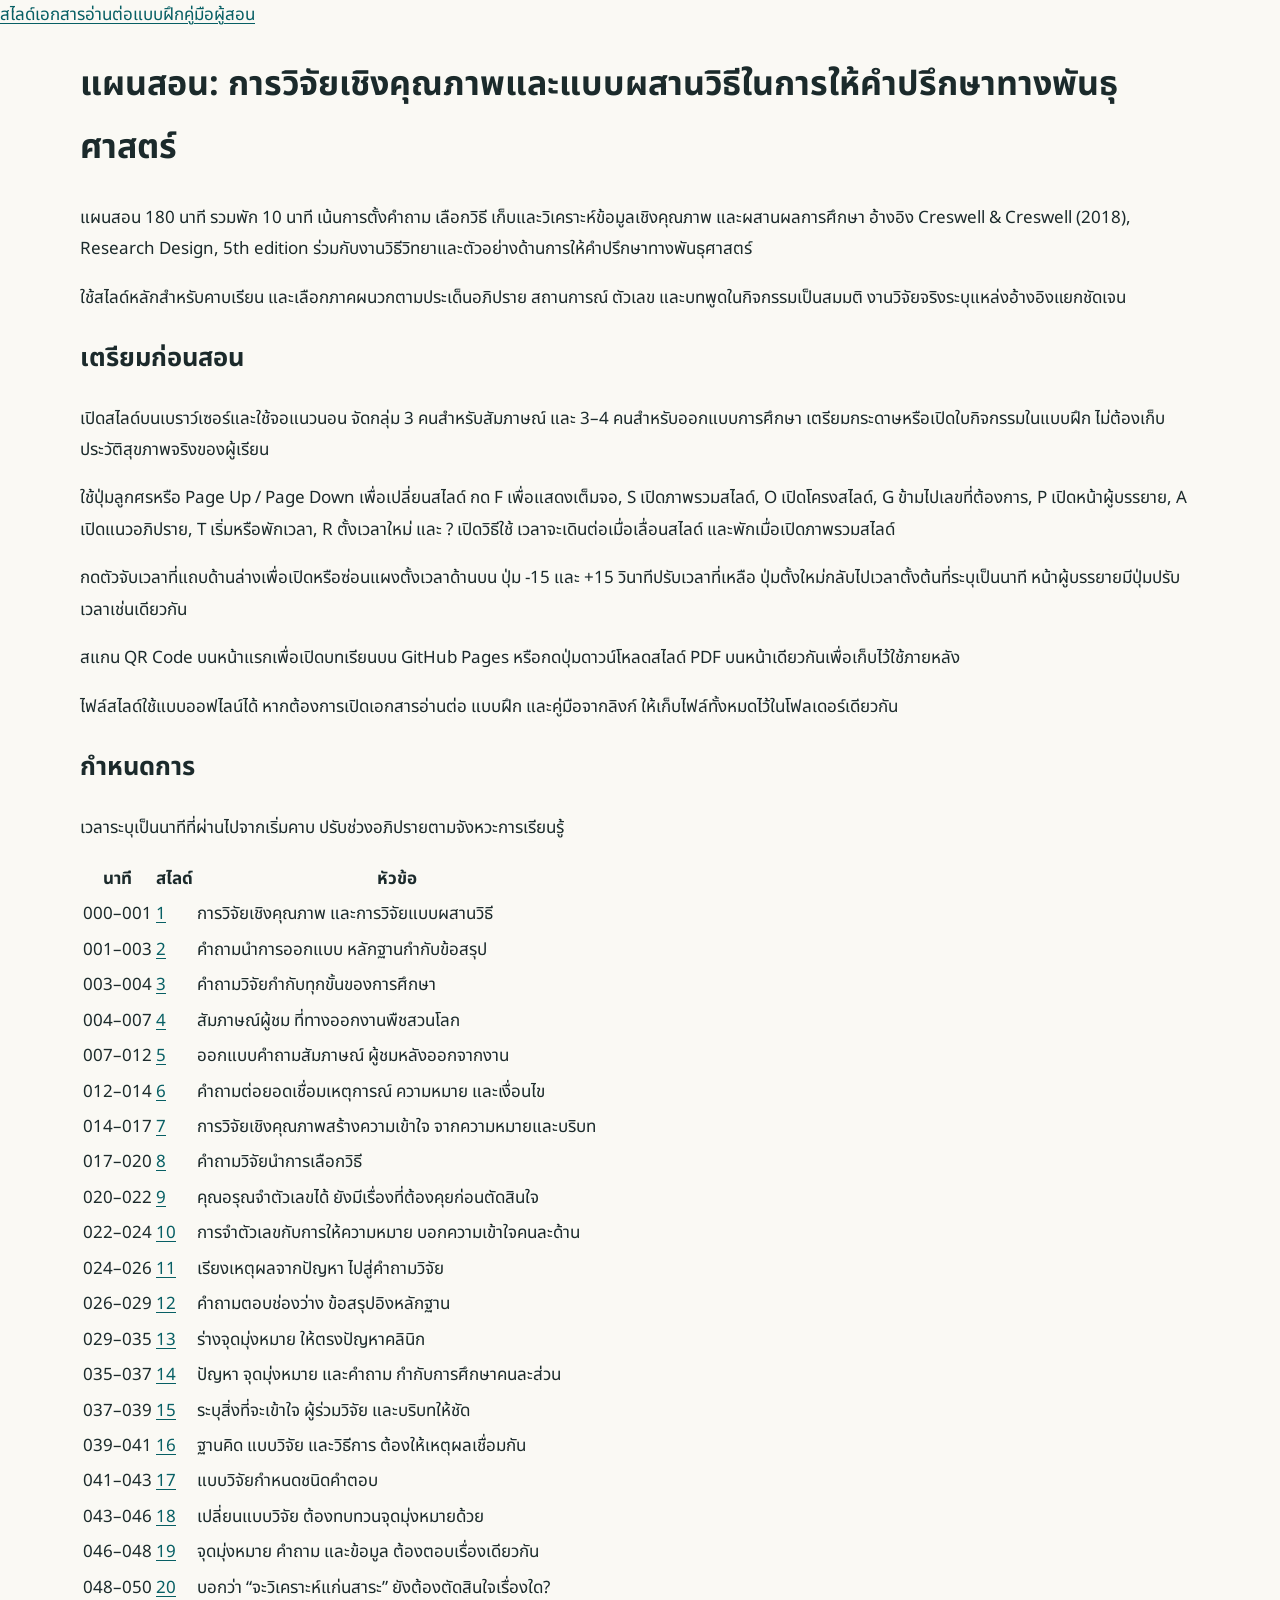
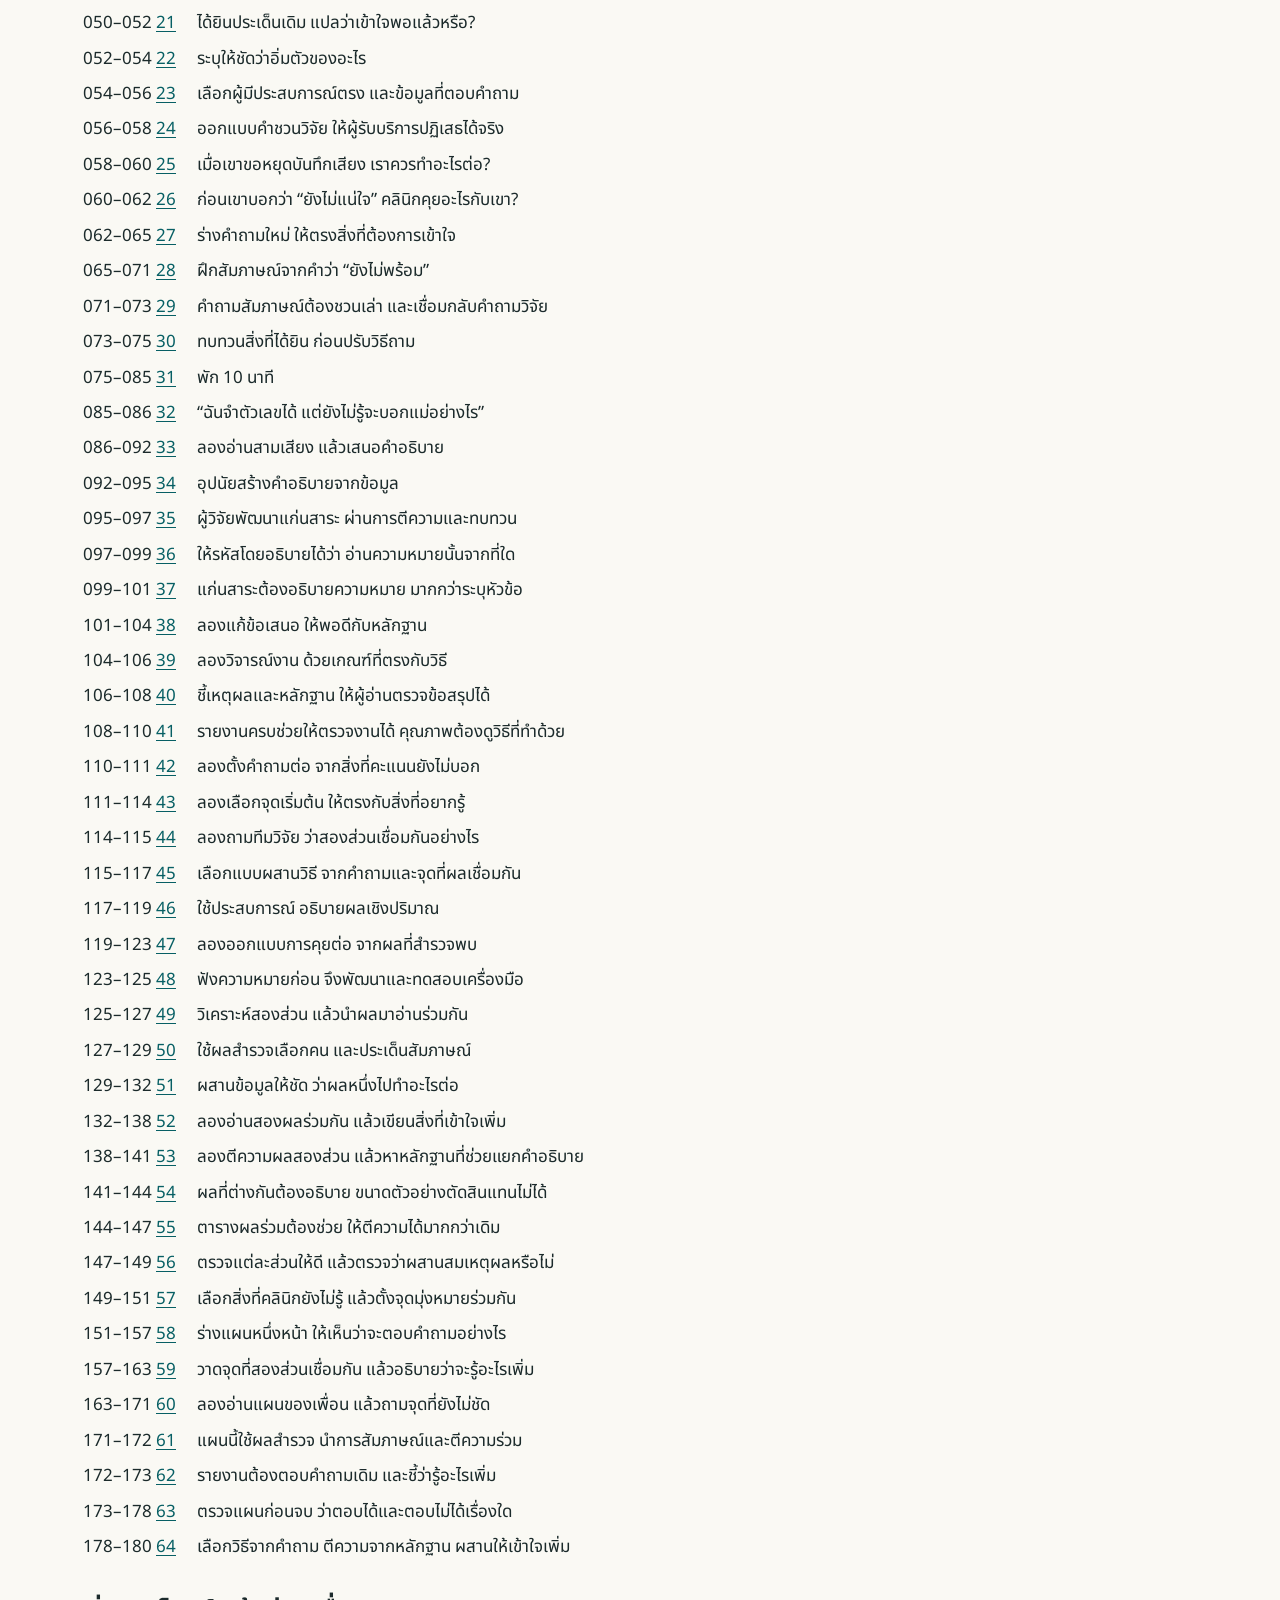
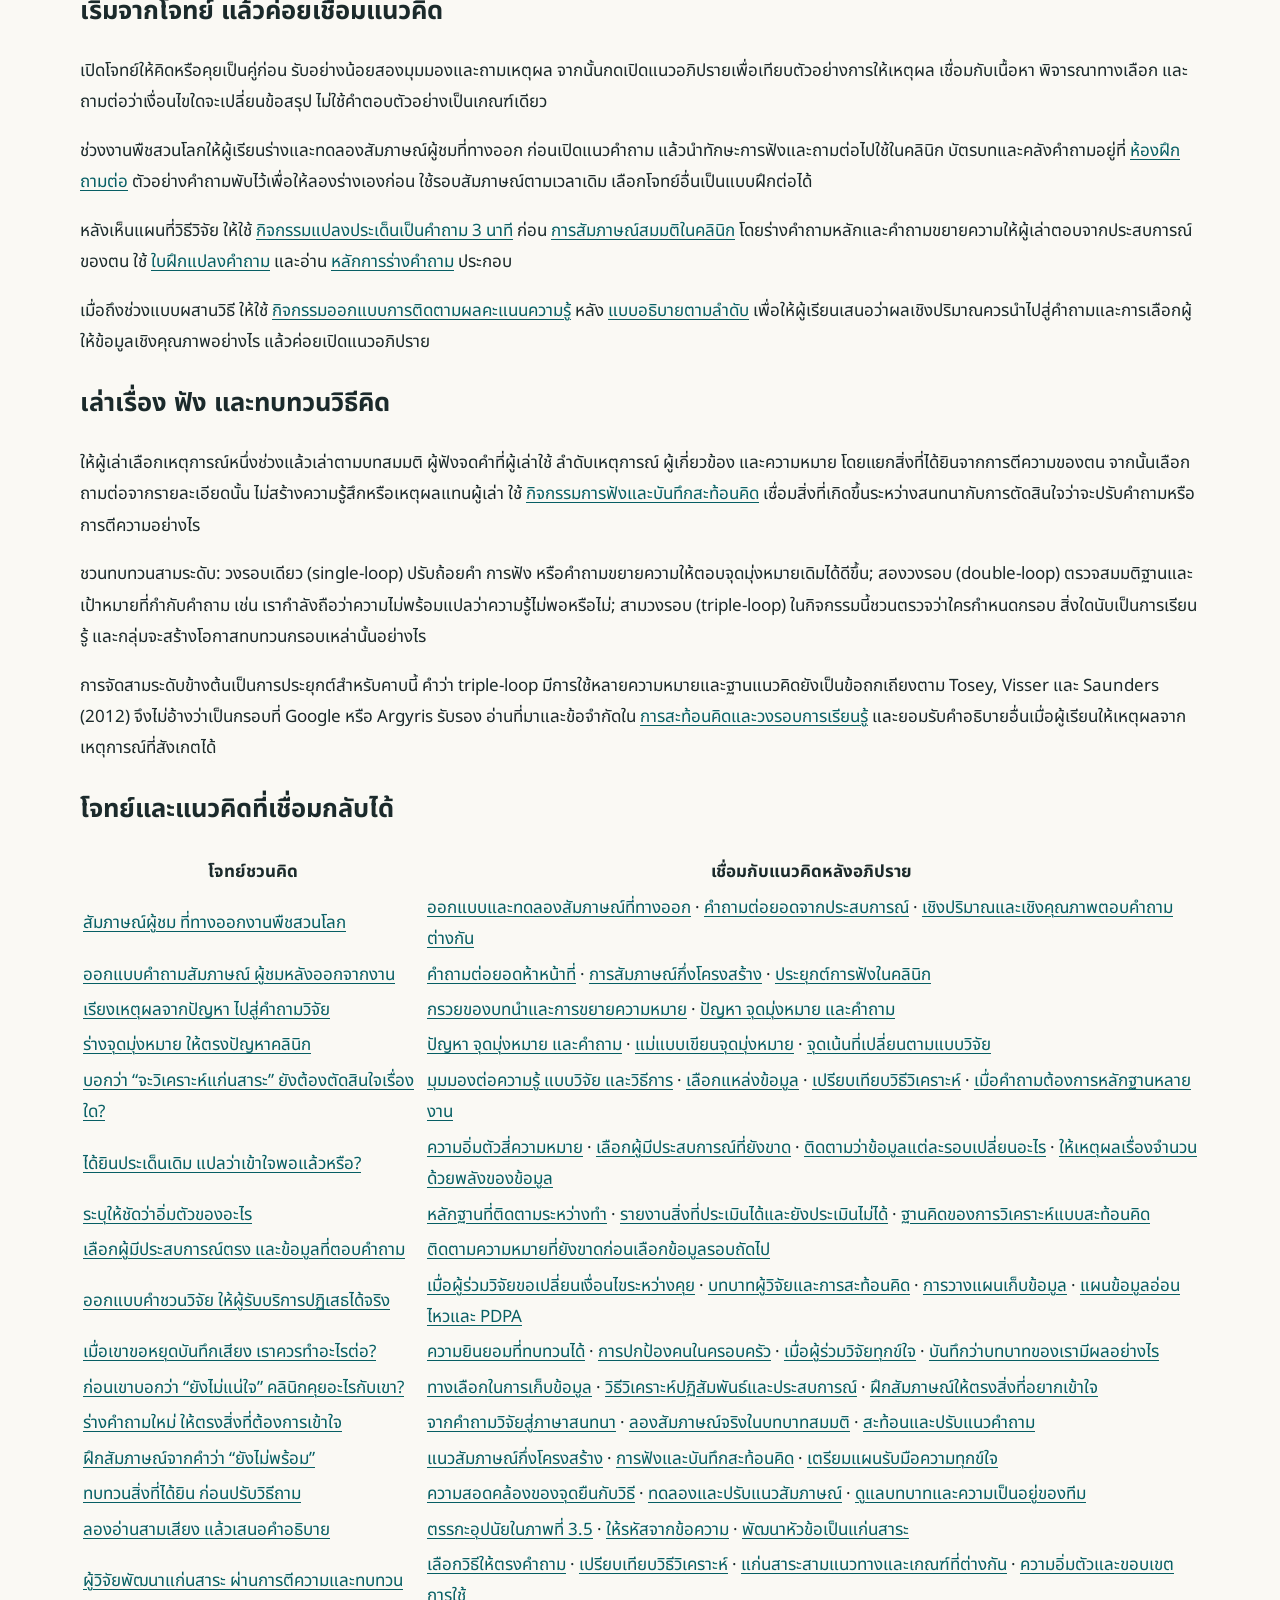
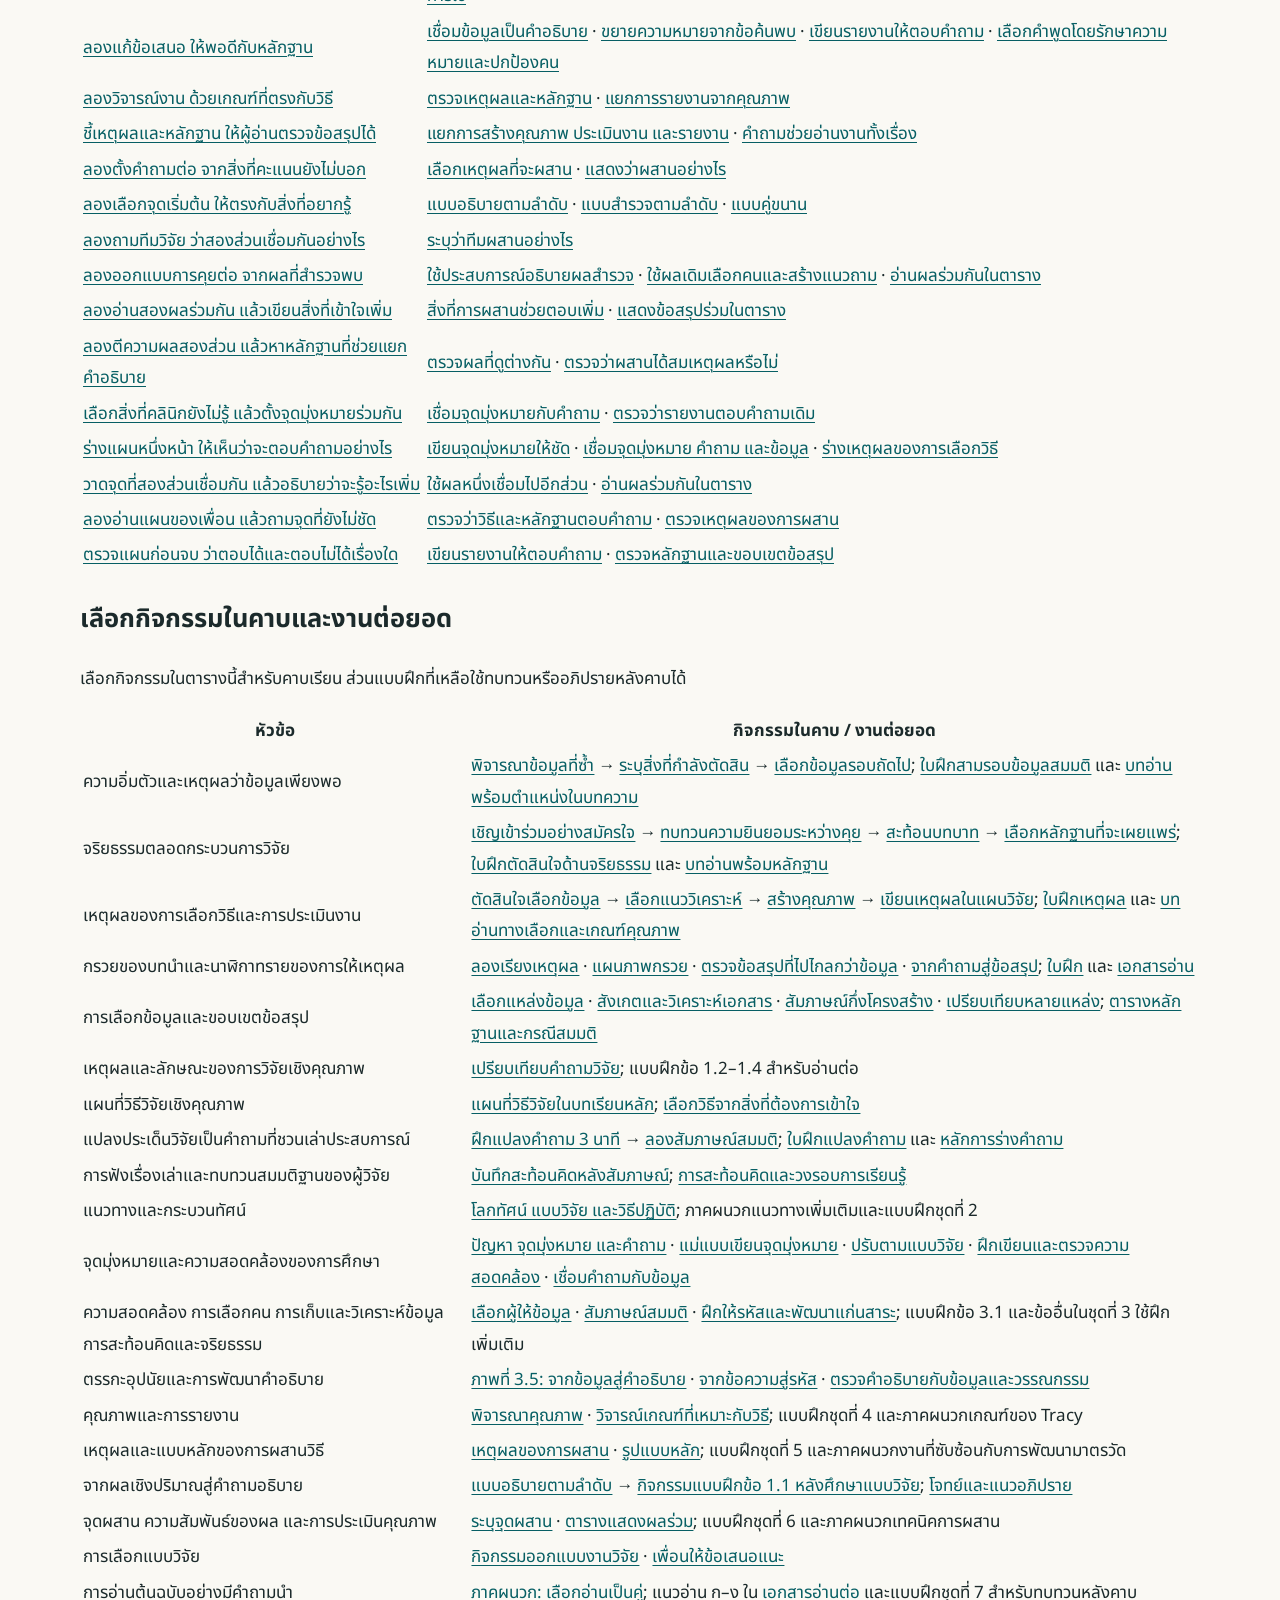
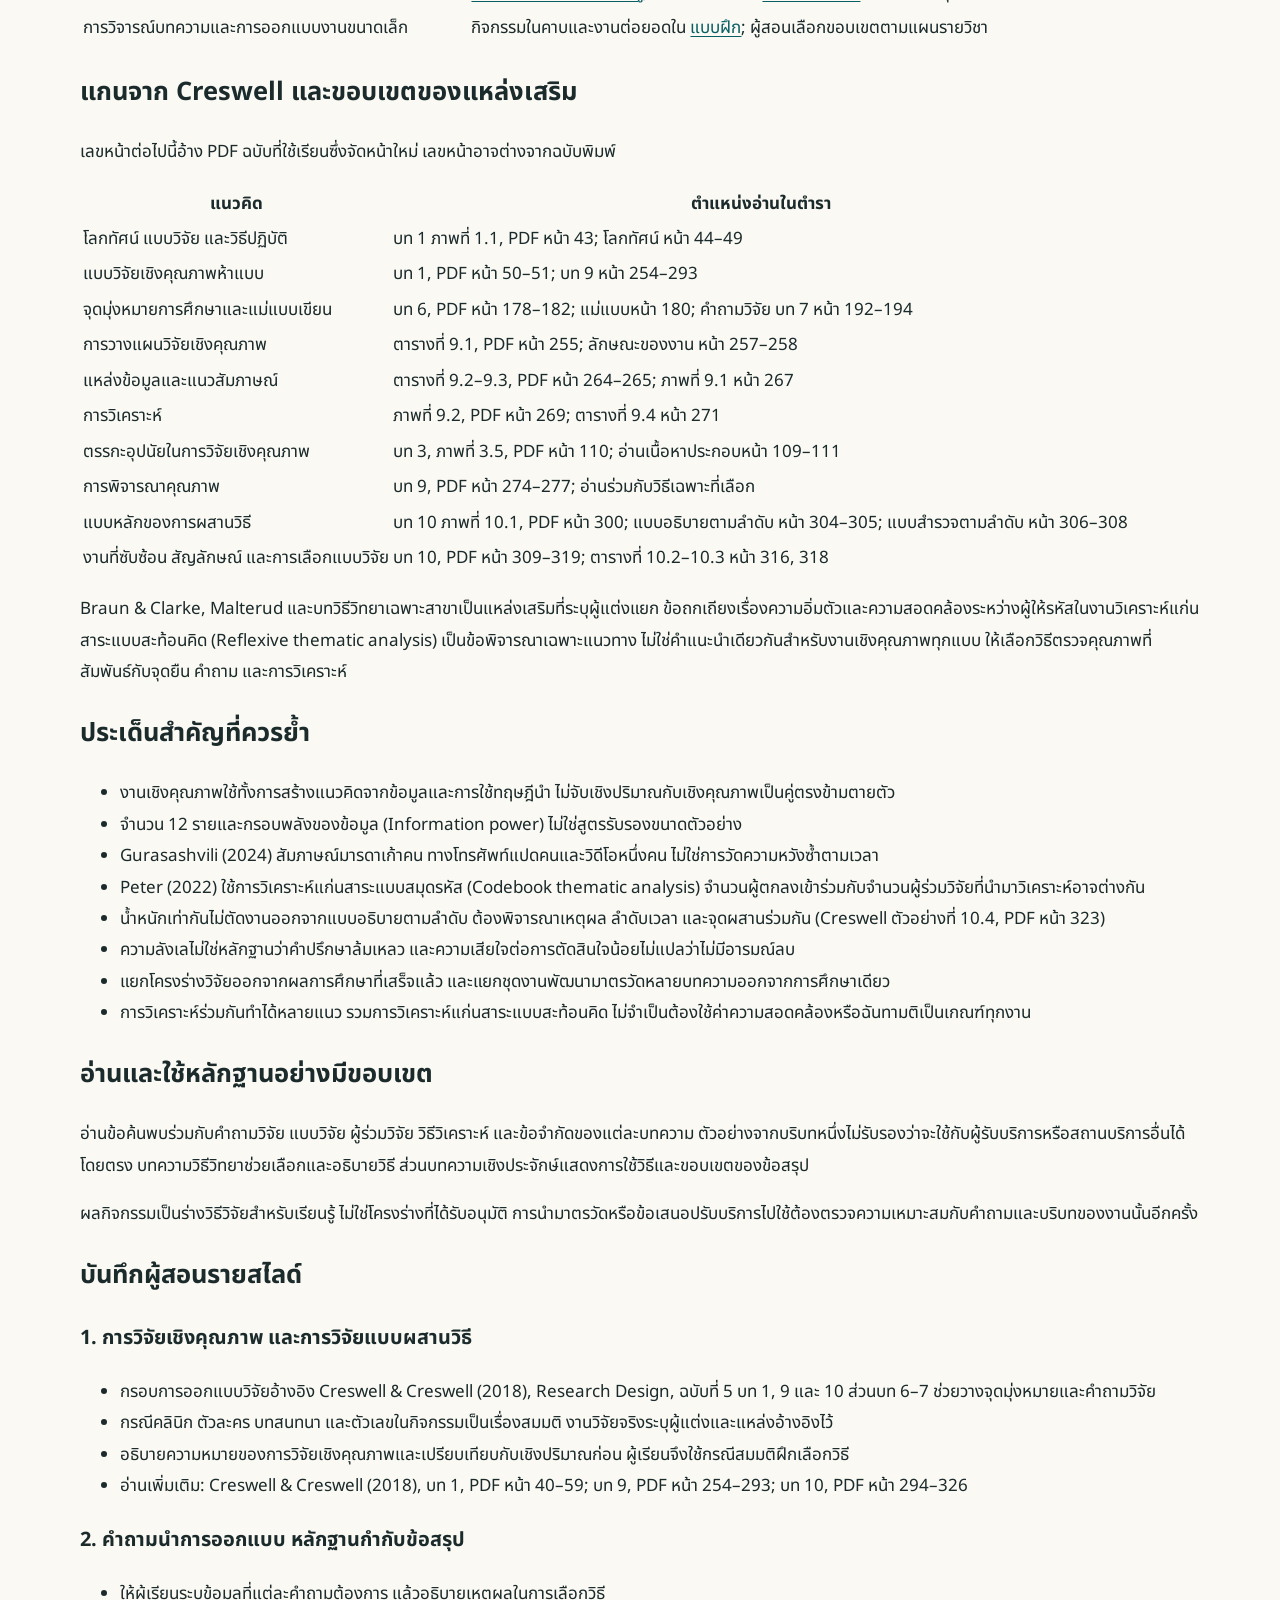
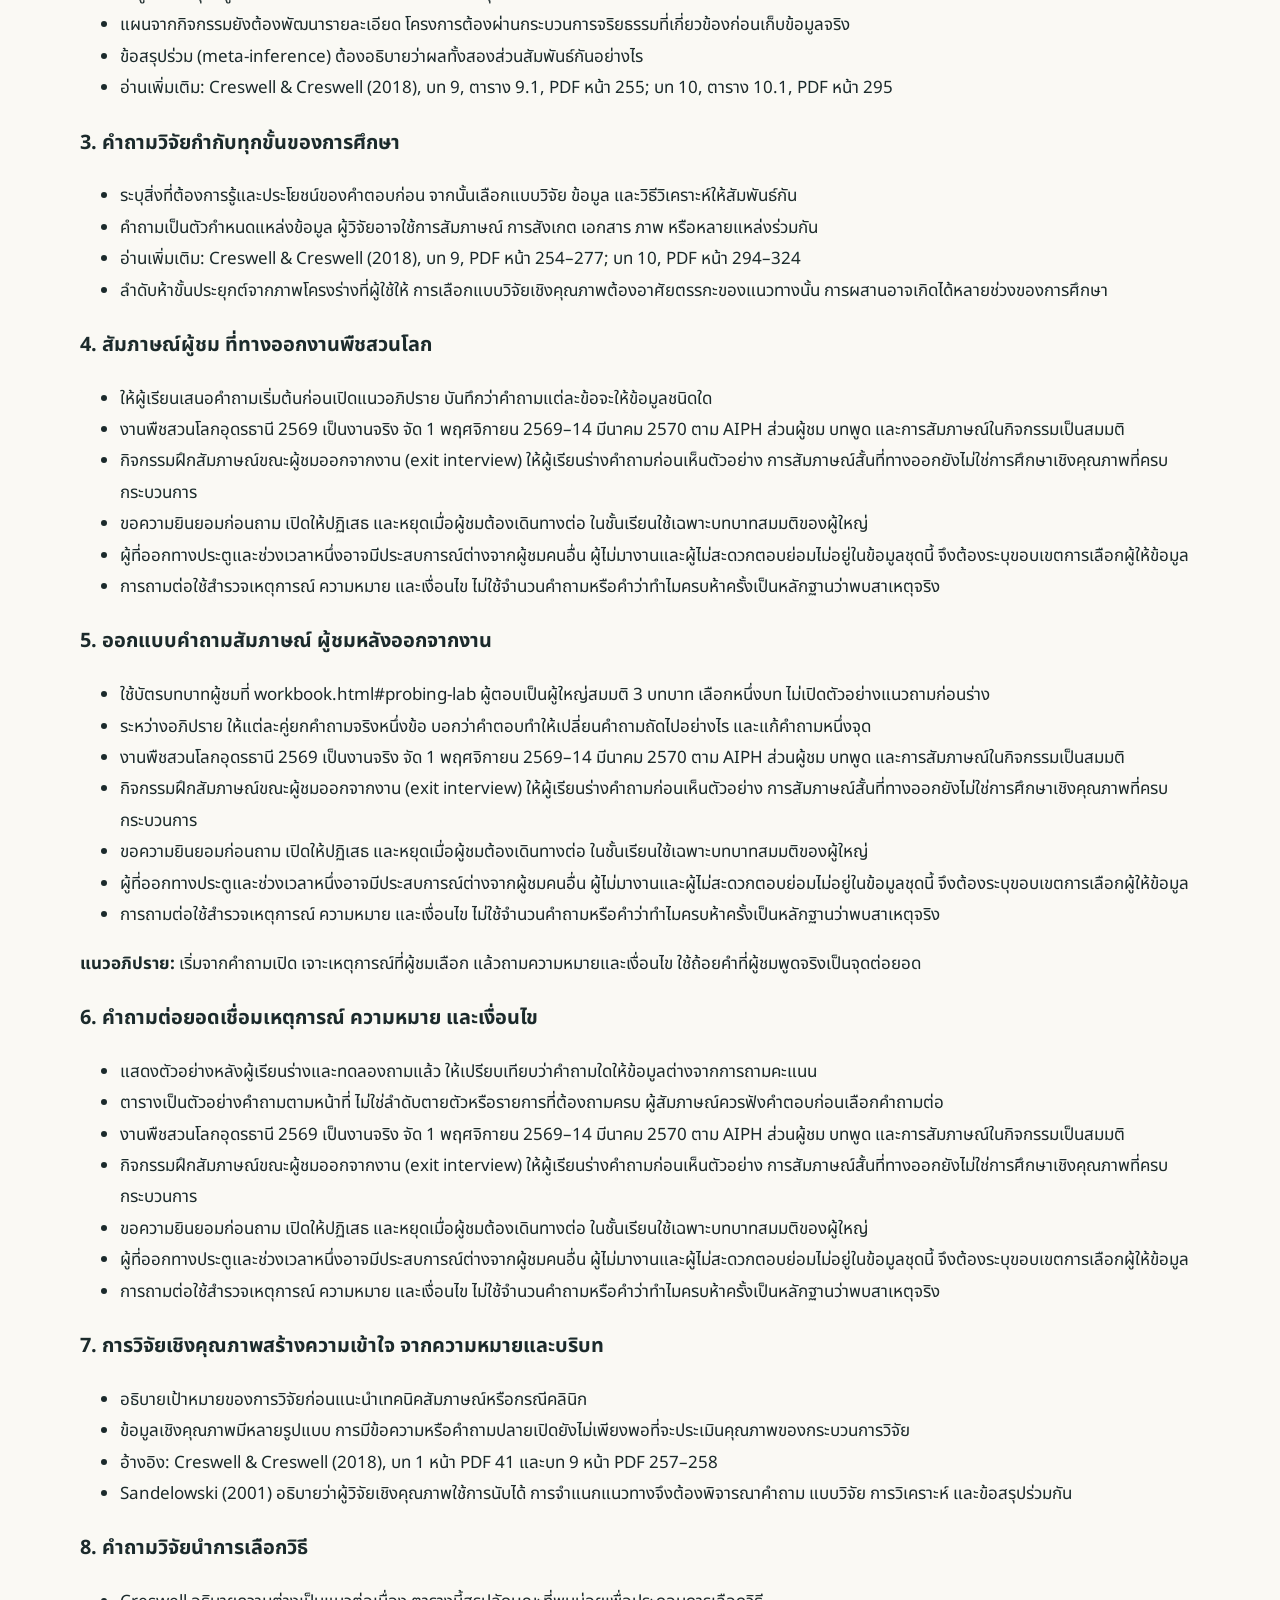
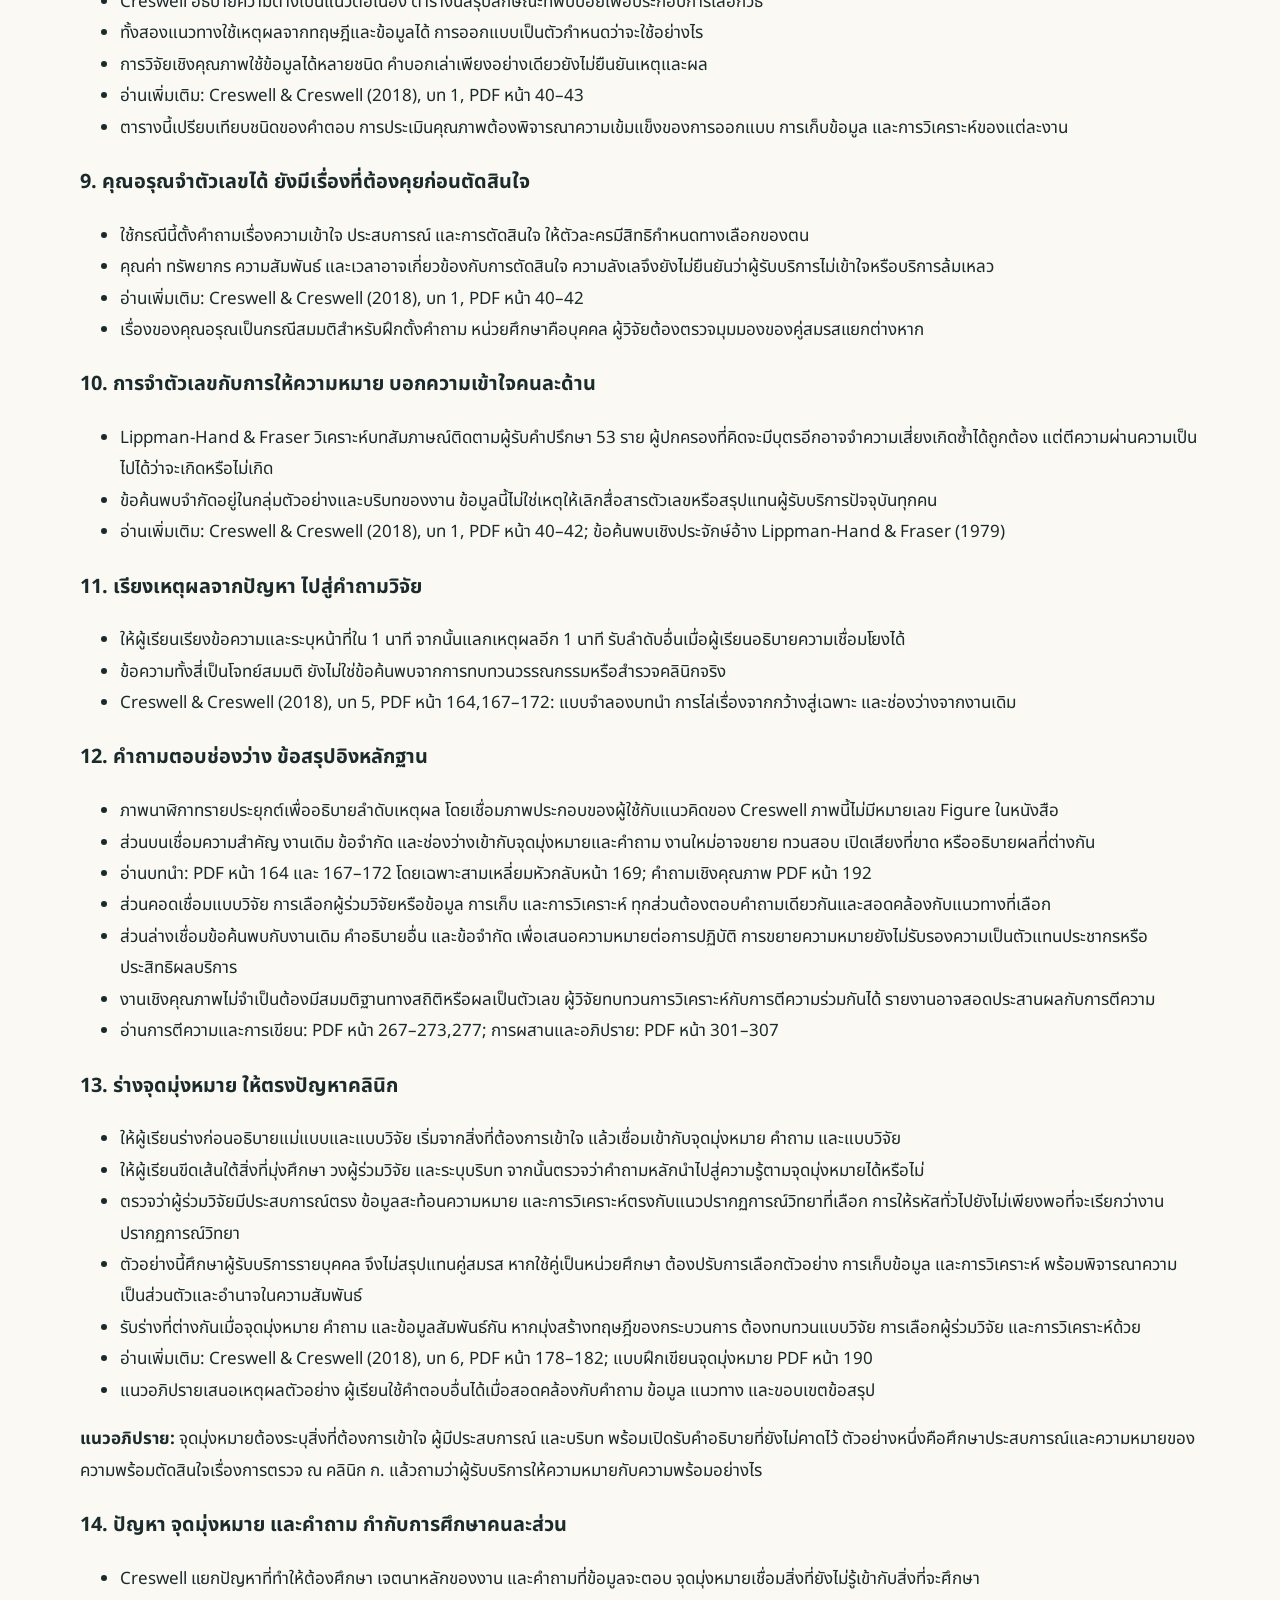
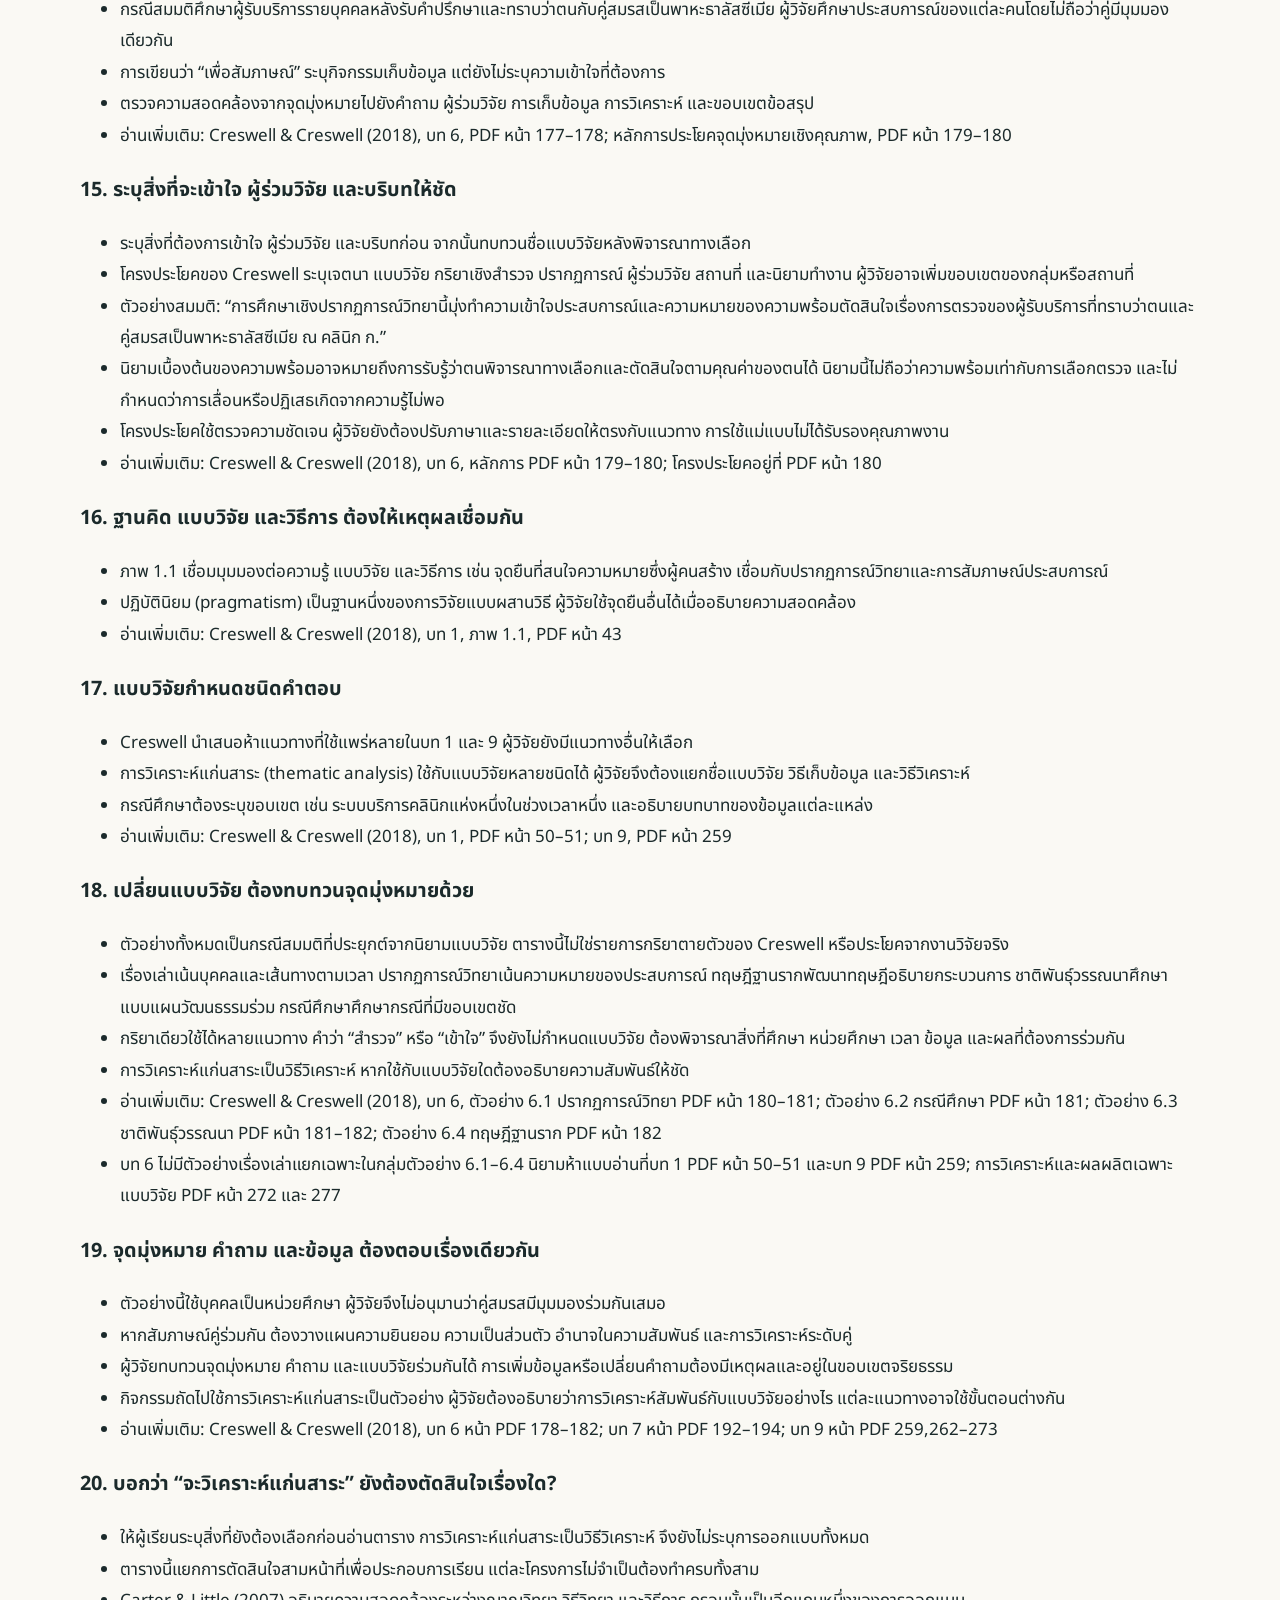
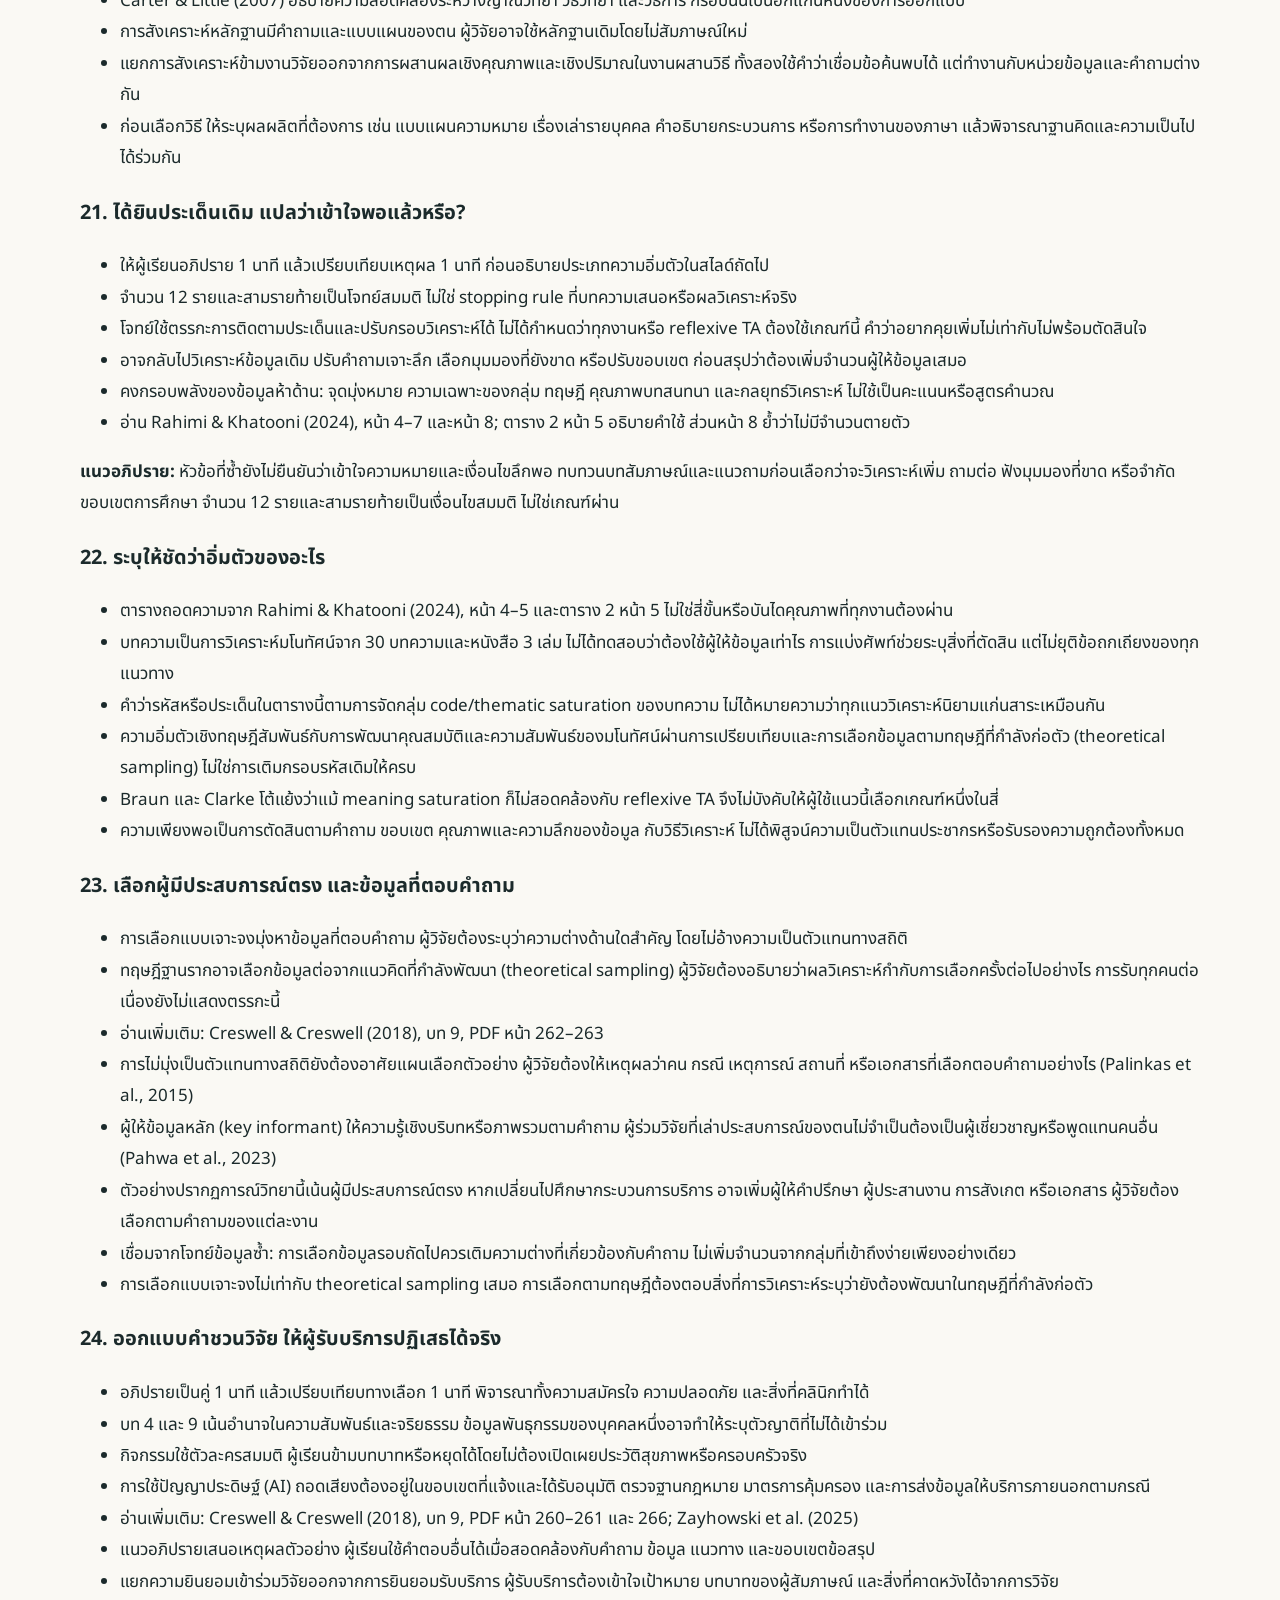
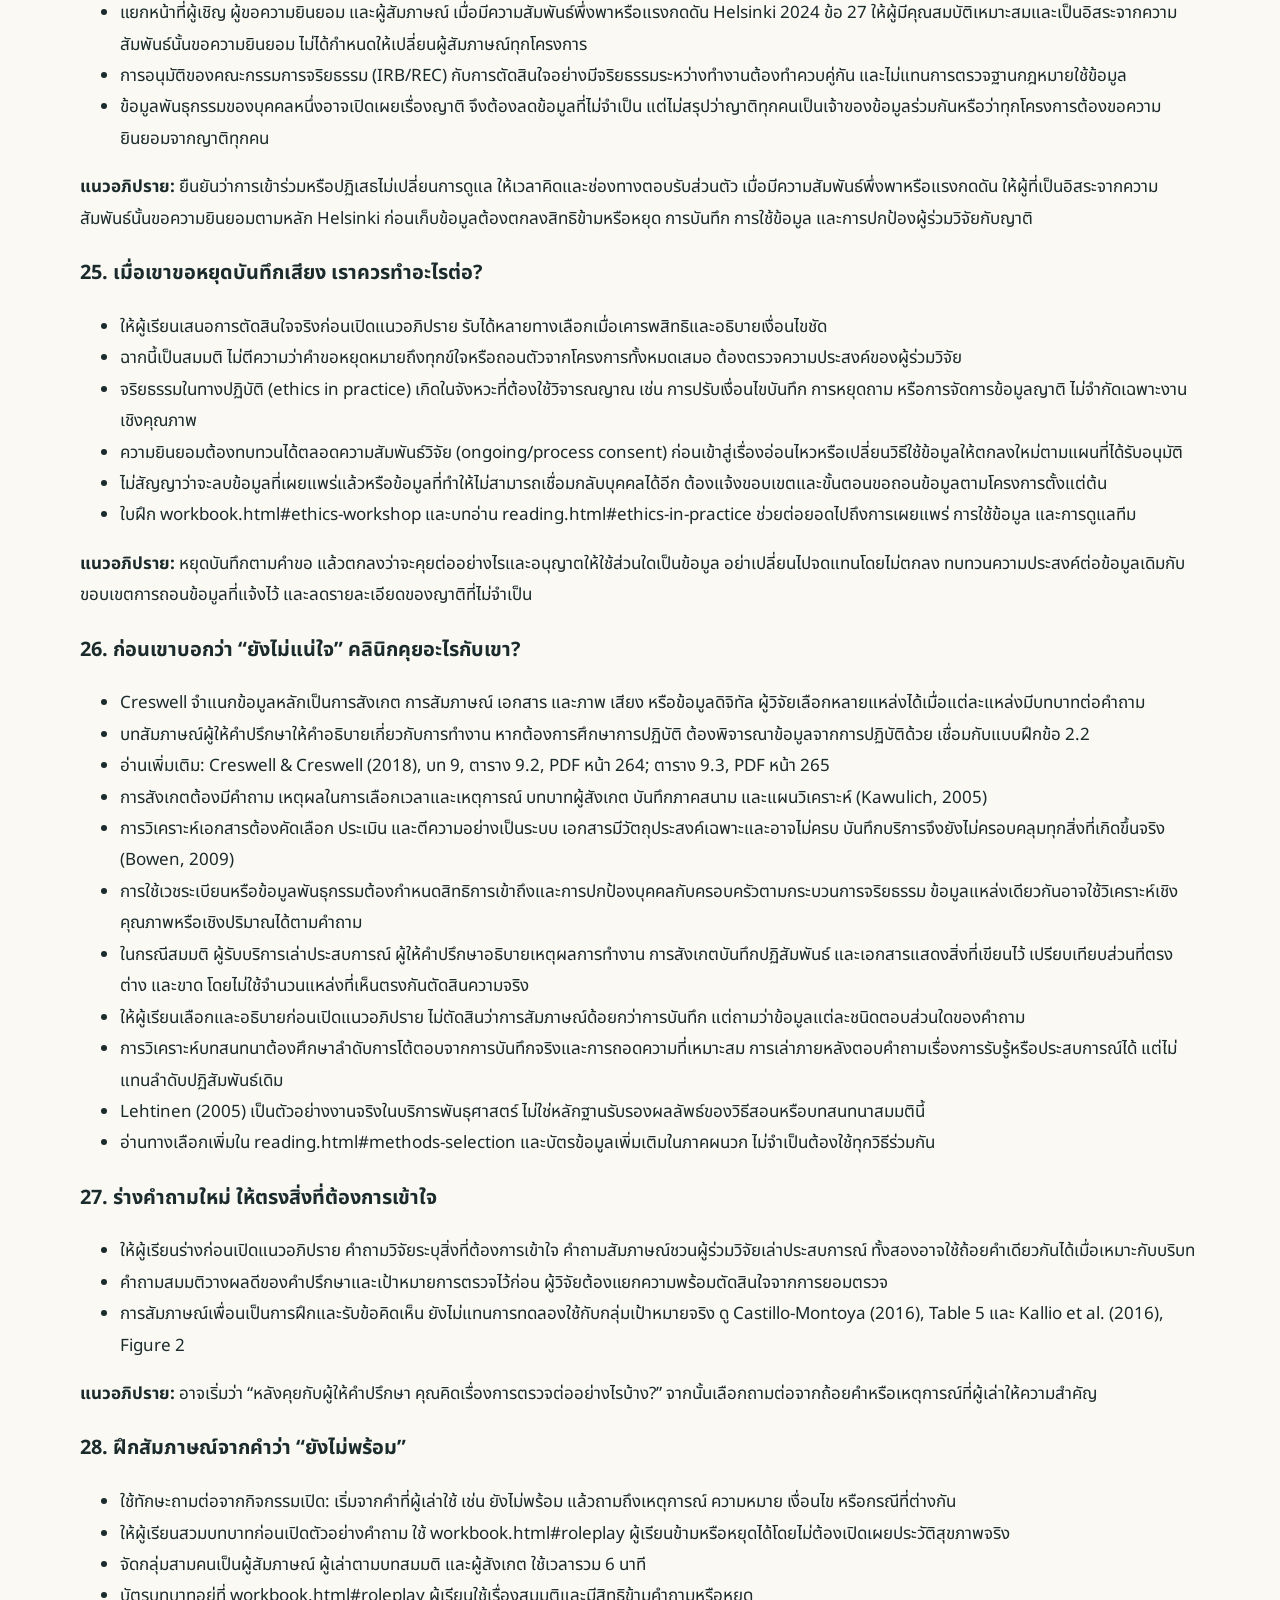
<file: teaching-guide.html>
<!doctype html><html lang="th"><meta charset="utf-8"><meta name="viewport" content="width=device-width,initial-scale=1"><title>คู่มือผู้สอน · การวิจัยเชิงคุณภาพและแบบผสานวิธี</title><link rel="stylesheet" href="assets/companion.css"><body><nav><a href="index.html">สไลด์</a><a href="reading.html">เอกสารอ่านต่อ</a><a href="workbook.html">แบบฝึก</a><a href="teaching-guide.html">คู่มือผู้สอน</a></nav><main><h1>แผนสอน: การวิจัยเชิงคุณภาพและแบบผสานวิธีในการให้คำปรึกษาทางพันธุศาสตร์</h1>
<p>แผนสอน 180 นาที รวมพัก 10 นาที เน้นการตั้งคำถาม เลือกวิธี เก็บและวิเคราะห์ข้อมูลเชิงคุณภาพ และผสานผลการศึกษา อ้างอิง Creswell &amp; Creswell (2018), Research Design, 5th edition ร่วมกับงานวิธีวิทยาและตัวอย่างด้านการให้คำปรึกษาทางพันธุศาสตร์</p>
<p>ใช้สไลด์หลักสำหรับคาบเรียน และเลือกภาคผนวกตามประเด็นอภิปราย สถานการณ์ ตัวเลข และบทพูดในกิจกรรมเป็นสมมติ งานวิจัยจริงระบุแหล่งอ้างอิงแยกชัดเจน</p>
<h2>เตรียมก่อนสอน</h2>
<p>เปิดสไลด์บนเบราว์เซอร์และใช้จอแนวนอน จัดกลุ่ม 3 คนสำหรับสัมภาษณ์ และ 3–4 คนสำหรับออกแบบการศึกษา เตรียมกระดาษหรือเปิดใบกิจกรรมในแบบฝึก ไม่ต้องเก็บประวัติสุขภาพจริงของผู้เรียน</p>
<p>ใช้ปุ่มลูกศรหรือ Page Up / Page Down เพื่อเปลี่ยนสไลด์ กด F เพื่อแสดงเต็มจอ, S เปิดภาพรวมสไลด์, O เปิดโครงสไลด์, G ข้ามไปเลขที่ต้องการ, P เปิดหน้าผู้บรรยาย, A เปิดแนวอภิปราย, T เริ่มหรือพักเวลา, R ตั้งเวลาใหม่ และ ? เปิดวิธีใช้ เวลาจะเดินต่อเมื่อเลื่อนสไลด์ และพักเมื่อเปิดภาพรวมสไลด์</p>
<p>กดตัวจับเวลาที่แถบด้านล่างเพื่อเปิดหรือซ่อนแผงตั้งเวลาด้านบน ปุ่ม −15 และ +15 วินาทีปรับเวลาที่เหลือ ปุ่มตั้งใหม่กลับไปเวลาตั้งต้นที่ระบุเป็นนาที หน้าผู้บรรยายมีปุ่มปรับเวลาเช่นเดียวกัน</p>
<p>สแกน QR Code บนหน้าแรกเพื่อเปิดบทเรียนบน GitHub Pages หรือกดปุ่มดาวน์โหลดสไลด์ PDF บนหน้าเดียวกันเพื่อเก็บไว้ใช้ภายหลัง</p>
<p>ไฟล์สไลด์ใช้แบบออฟไลน์ได้ หากต้องการเปิดเอกสารอ่านต่อ แบบฝึก และคู่มือจากลิงก์ ให้เก็บไฟล์ทั้งหมดไว้ในโฟลเดอร์เดียวกัน</p>
<h2>กำหนดการ</h2>
<p>เวลาระบุเป็นนาทีที่ผ่านไปจากเริ่มคาบ ปรับช่วงอภิปรายตามจังหวะการเรียนรู้</p>
<table>
<thead>
<tr>
<th>นาที</th>
<th>สไลด์</th>
<th>หัวข้อ</th>
</tr>
</thead>
<tbody>
<tr>
<td>000–001</td>
<td><a href="index.html#slide=1">1</a></td>
<td>การวิจัยเชิงคุณภาพ และการวิจัยแบบผสานวิธี</td>
</tr>
<tr>
<td>001–003</td>
<td><a href="index.html#slide=2">2</a></td>
<td>คำถามนำการออกแบบ หลักฐานกำกับข้อสรุป</td>
</tr>
<tr>
<td>003–004</td>
<td><a href="index.html#slide=3">3</a></td>
<td>คำถามวิจัยกำกับทุกขั้นของการศึกษา</td>
</tr>
<tr>
<td>004–007</td>
<td><a href="index.html#slide=4">4</a></td>
<td>สัมภาษณ์ผู้ชม ที่ทางออกงานพืชสวนโลก</td>
</tr>
<tr>
<td>007–012</td>
<td><a href="index.html#slide=5">5</a></td>
<td>ออกแบบคำถามสัมภาษณ์ ผู้ชมหลังออกจากงาน</td>
</tr>
<tr>
<td>012–014</td>
<td><a href="index.html#slide=6">6</a></td>
<td>คำถามต่อยอดเชื่อมเหตุการณ์ ความหมาย และเงื่อนไข</td>
</tr>
<tr>
<td>014–017</td>
<td><a href="index.html#slide=7">7</a></td>
<td>การวิจัยเชิงคุณภาพสร้างความเข้าใจ จากความหมายและบริบท</td>
</tr>
<tr>
<td>017–020</td>
<td><a href="index.html#slide=8">8</a></td>
<td>คำถามวิจัยนำการเลือกวิธี</td>
</tr>
<tr>
<td>020–022</td>
<td><a href="index.html#slide=9">9</a></td>
<td>คุณอรุณจำตัวเลขได้ ยังมีเรื่องที่ต้องคุยก่อนตัดสินใจ</td>
</tr>
<tr>
<td>022–024</td>
<td><a href="index.html#slide=10">10</a></td>
<td>การจำตัวเลขกับการให้ความหมาย บอกความเข้าใจคนละด้าน</td>
</tr>
<tr>
<td>024–026</td>
<td><a href="index.html#slide=11">11</a></td>
<td>เรียงเหตุผลจากปัญหา ไปสู่คำถามวิจัย</td>
</tr>
<tr>
<td>026–029</td>
<td><a href="index.html#slide=12">12</a></td>
<td>คำถามตอบช่องว่าง ข้อสรุปอิงหลักฐาน</td>
</tr>
<tr>
<td>029–035</td>
<td><a href="index.html#slide=13">13</a></td>
<td>ร่างจุดมุ่งหมาย ให้ตรงปัญหาคลินิก</td>
</tr>
<tr>
<td>035–037</td>
<td><a href="index.html#slide=14">14</a></td>
<td>ปัญหา จุดมุ่งหมาย และคำถาม กำกับการศึกษาคนละส่วน</td>
</tr>
<tr>
<td>037–039</td>
<td><a href="index.html#slide=15">15</a></td>
<td>ระบุสิ่งที่จะเข้าใจ ผู้ร่วมวิจัย และบริบทให้ชัด</td>
</tr>
<tr>
<td>039–041</td>
<td><a href="index.html#slide=16">16</a></td>
<td>ฐานคิด แบบวิจัย และวิธีการ ต้องให้เหตุผลเชื่อมกัน</td>
</tr>
<tr>
<td>041–043</td>
<td><a href="index.html#slide=17">17</a></td>
<td>แบบวิจัยกำหนดชนิดคำตอบ</td>
</tr>
<tr>
<td>043–046</td>
<td><a href="index.html#slide=18">18</a></td>
<td>เปลี่ยนแบบวิจัย ต้องทบทวนจุดมุ่งหมายด้วย</td>
</tr>
<tr>
<td>046–048</td>
<td><a href="index.html#slide=19">19</a></td>
<td>จุดมุ่งหมาย คำถาม และข้อมูล ต้องตอบเรื่องเดียวกัน</td>
</tr>
<tr>
<td>048–050</td>
<td><a href="index.html#slide=20">20</a></td>
<td>บอกว่า “จะวิเคราะห์แก่นสาระ” ยังต้องตัดสินใจเรื่องใด?</td>
</tr>
<tr>
<td>050–052</td>
<td><a href="index.html#slide=21">21</a></td>
<td>ได้ยินประเด็นเดิม แปลว่าเข้าใจพอแล้วหรือ?</td>
</tr>
<tr>
<td>052–054</td>
<td><a href="index.html#slide=22">22</a></td>
<td>ระบุให้ชัดว่าอิ่มตัวของอะไร</td>
</tr>
<tr>
<td>054–056</td>
<td><a href="index.html#slide=23">23</a></td>
<td>เลือกผู้มีประสบการณ์ตรง และข้อมูลที่ตอบคำถาม</td>
</tr>
<tr>
<td>056–058</td>
<td><a href="index.html#slide=24">24</a></td>
<td>ออกแบบคำชวนวิจัย ให้ผู้รับบริการปฏิเสธได้จริง</td>
</tr>
<tr>
<td>058–060</td>
<td><a href="index.html#slide=25">25</a></td>
<td>เมื่อเขาขอหยุดบันทึกเสียง เราควรทำอะไรต่อ?</td>
</tr>
<tr>
<td>060–062</td>
<td><a href="index.html#slide=26">26</a></td>
<td>ก่อนเขาบอกว่า “ยังไม่แน่ใจ” คลินิกคุยอะไรกับเขา?</td>
</tr>
<tr>
<td>062–065</td>
<td><a href="index.html#slide=27">27</a></td>
<td>ร่างคำถามใหม่ ให้ตรงสิ่งที่ต้องการเข้าใจ</td>
</tr>
<tr>
<td>065–071</td>
<td><a href="index.html#slide=28">28</a></td>
<td>ฝึกสัมภาษณ์จากคำว่า “ยังไม่พร้อม”</td>
</tr>
<tr>
<td>071–073</td>
<td><a href="index.html#slide=29">29</a></td>
<td>คำถามสัมภาษณ์ต้องชวนเล่า และเชื่อมกลับคำถามวิจัย</td>
</tr>
<tr>
<td>073–075</td>
<td><a href="index.html#slide=30">30</a></td>
<td>ทบทวนสิ่งที่ได้ยิน ก่อนปรับวิธีถาม</td>
</tr>
<tr>
<td>075–085</td>
<td><a href="index.html#slide=31">31</a></td>
<td>พัก 10 นาที</td>
</tr>
<tr>
<td>085–086</td>
<td><a href="index.html#slide=32">32</a></td>
<td>“ฉันจำตัวเลขได้ แต่ยังไม่รู้จะบอกแม่อย่างไร”</td>
</tr>
<tr>
<td>086–092</td>
<td><a href="index.html#slide=33">33</a></td>
<td>ลองอ่านสามเสียง แล้วเสนอคำอธิบาย</td>
</tr>
<tr>
<td>092–095</td>
<td><a href="index.html#slide=34">34</a></td>
<td>อุปนัยสร้างคำอธิบายจากข้อมูล</td>
</tr>
<tr>
<td>095–097</td>
<td><a href="index.html#slide=35">35</a></td>
<td>ผู้วิจัยพัฒนาแก่นสาระ ผ่านการตีความและทบทวน</td>
</tr>
<tr>
<td>097–099</td>
<td><a href="index.html#slide=36">36</a></td>
<td>ให้รหัสโดยอธิบายได้ว่า อ่านความหมายนั้นจากที่ใด</td>
</tr>
<tr>
<td>099–101</td>
<td><a href="index.html#slide=37">37</a></td>
<td>แก่นสาระต้องอธิบายความหมาย มากกว่าระบุหัวข้อ</td>
</tr>
<tr>
<td>101–104</td>
<td><a href="index.html#slide=38">38</a></td>
<td>ลองแก้ข้อเสนอ ให้พอดีกับหลักฐาน</td>
</tr>
<tr>
<td>104–106</td>
<td><a href="index.html#slide=39">39</a></td>
<td>ลองวิจารณ์งาน ด้วยเกณฑ์ที่ตรงกับวิธี</td>
</tr>
<tr>
<td>106–108</td>
<td><a href="index.html#slide=40">40</a></td>
<td>ชี้เหตุผลและหลักฐาน ให้ผู้อ่านตรวจข้อสรุปได้</td>
</tr>
<tr>
<td>108–110</td>
<td><a href="index.html#slide=41">41</a></td>
<td>รายงานครบช่วยให้ตรวจงานได้ คุณภาพต้องดูวิธีที่ทำด้วย</td>
</tr>
<tr>
<td>110–111</td>
<td><a href="index.html#slide=42">42</a></td>
<td>ลองตั้งคำถามต่อ จากสิ่งที่คะแนนยังไม่บอก</td>
</tr>
<tr>
<td>111–114</td>
<td><a href="index.html#slide=43">43</a></td>
<td>ลองเลือกจุดเริ่มต้น ให้ตรงกับสิ่งที่อยากรู้</td>
</tr>
<tr>
<td>114–115</td>
<td><a href="index.html#slide=44">44</a></td>
<td>ลองถามทีมวิจัย ว่าสองส่วนเชื่อมกันอย่างไร</td>
</tr>
<tr>
<td>115–117</td>
<td><a href="index.html#slide=45">45</a></td>
<td>เลือกแบบผสานวิธี จากคำถามและจุดที่ผลเชื่อมกัน</td>
</tr>
<tr>
<td>117–119</td>
<td><a href="index.html#slide=46">46</a></td>
<td>ใช้ประสบการณ์ อธิบายผลเชิงปริมาณ</td>
</tr>
<tr>
<td>119–123</td>
<td><a href="index.html#slide=47">47</a></td>
<td>ลองออกแบบการคุยต่อ จากผลที่สำรวจพบ</td>
</tr>
<tr>
<td>123–125</td>
<td><a href="index.html#slide=48">48</a></td>
<td>ฟังความหมายก่อน จึงพัฒนาและทดสอบเครื่องมือ</td>
</tr>
<tr>
<td>125–127</td>
<td><a href="index.html#slide=49">49</a></td>
<td>วิเคราะห์สองส่วน แล้วนำผลมาอ่านร่วมกัน</td>
</tr>
<tr>
<td>127–129</td>
<td><a href="index.html#slide=50">50</a></td>
<td>ใช้ผลสำรวจเลือกคน และประเด็นสัมภาษณ์</td>
</tr>
<tr>
<td>129–132</td>
<td><a href="index.html#slide=51">51</a></td>
<td>ผสานข้อมูลให้ชัด ว่าผลหนึ่งไปทำอะไรต่อ</td>
</tr>
<tr>
<td>132–138</td>
<td><a href="index.html#slide=52">52</a></td>
<td>ลองอ่านสองผลร่วมกัน แล้วเขียนสิ่งที่เข้าใจเพิ่ม</td>
</tr>
<tr>
<td>138–141</td>
<td><a href="index.html#slide=53">53</a></td>
<td>ลองตีความผลสองส่วน แล้วหาหลักฐานที่ช่วยแยกคำอธิบาย</td>
</tr>
<tr>
<td>141–144</td>
<td><a href="index.html#slide=54">54</a></td>
<td>ผลที่ต่างกันต้องอธิบาย ขนาดตัวอย่างตัดสินแทนไม่ได้</td>
</tr>
<tr>
<td>144–147</td>
<td><a href="index.html#slide=55">55</a></td>
<td>ตารางผลร่วมต้องช่วย ให้ตีความได้มากกว่าเดิม</td>
</tr>
<tr>
<td>147–149</td>
<td><a href="index.html#slide=56">56</a></td>
<td>ตรวจแต่ละส่วนให้ดี แล้วตรวจว่าผสานสมเหตุผลหรือไม่</td>
</tr>
<tr>
<td>149–151</td>
<td><a href="index.html#slide=57">57</a></td>
<td>เลือกสิ่งที่คลินิกยังไม่รู้ แล้วตั้งจุดมุ่งหมายร่วมกัน</td>
</tr>
<tr>
<td>151–157</td>
<td><a href="index.html#slide=58">58</a></td>
<td>ร่างแผนหนึ่งหน้า ให้เห็นว่าจะตอบคำถามอย่างไร</td>
</tr>
<tr>
<td>157–163</td>
<td><a href="index.html#slide=59">59</a></td>
<td>วาดจุดที่สองส่วนเชื่อมกัน แล้วอธิบายว่าจะรู้อะไรเพิ่ม</td>
</tr>
<tr>
<td>163–171</td>
<td><a href="index.html#slide=60">60</a></td>
<td>ลองอ่านแผนของเพื่อน แล้วถามจุดที่ยังไม่ชัด</td>
</tr>
<tr>
<td>171–172</td>
<td><a href="index.html#slide=61">61</a></td>
<td>แผนนี้ใช้ผลสำรวจ นำการสัมภาษณ์และตีความร่วม</td>
</tr>
<tr>
<td>172–173</td>
<td><a href="index.html#slide=62">62</a></td>
<td>รายงานต้องตอบคำถามเดิม และชี้ว่ารู้อะไรเพิ่ม</td>
</tr>
<tr>
<td>173–178</td>
<td><a href="index.html#slide=63">63</a></td>
<td>ตรวจแผนก่อนจบ ว่าตอบได้และตอบไม่ได้เรื่องใด</td>
</tr>
<tr>
<td>178–180</td>
<td><a href="index.html#slide=64">64</a></td>
<td>เลือกวิธีจากคำถาม ตีความจากหลักฐาน ผสานให้เข้าใจเพิ่ม</td>
</tr>
</tbody>
</table>
<h2>เริ่มจากโจทย์ แล้วค่อยเชื่อมแนวคิด</h2>
<p>เปิดโจทย์ให้คิดหรือคุยเป็นคู่ก่อน รับอย่างน้อยสองมุมมองและถามเหตุผล จากนั้นกดเปิดแนวอภิปรายเพื่อเทียบตัวอย่างการให้เหตุผล เชื่อมกับเนื้อหา พิจารณาทางเลือก และถามต่อว่าเงื่อนไขใดจะเปลี่ยนข้อสรุป ไม่ใช้คำตอบตัวอย่างเป็นเกณฑ์เดียว</p>
<p>ช่วงงานพืชสวนโลกให้ผู้เรียนร่างและทดลองสัมภาษณ์ผู้ชมที่ทางออก ก่อนเปิดแนวคำถาม แล้วนำทักษะการฟังและถามต่อไปใช้ในคลินิก บัตรบทและคลังคำถามอยู่ที่ <a href="workbook.html#probing-lab">ห้องฝึกถามต่อ</a> ตัวอย่างคำถามพับไว้เพื่อให้ลองร่างเองก่อน ใช้รอบสัมภาษณ์ตามเวลาเดิม เลือกโจทย์อื่นเป็นแบบฝึกต่อได้</p>
<p>หลังเห็นแผนที่วิธีวิจัย ให้ใช้ <a href="index.html#slide=27">กิจกรรมแปลงประเด็นเป็นคำถาม 3 นาที</a> ก่อน <a href="index.html#slide=28">การสัมภาษณ์สมมติในคลินิก</a> โดยร่างคำถามหลักและคำถามขยายความให้ผู้เล่าตอบจากประสบการณ์ของตน ใช้ <a href="workbook.html#question-workshop">ใบฝึกแปลงคำถาม</a> และอ่าน <a href="reading.html#question-craft">หลักการร่างคำถาม</a> ประกอบ</p>
<p>เมื่อถึงช่วงแบบผสานวิธี ให้ใช้ <a href="index.html#slide=47">กิจกรรมออกแบบการติดตามผลคะแนนความรู้</a> หลัง <a href="index.html#slide=46">แบบอธิบายตามลำดับ</a> เพื่อให้ผู้เรียนเสนอว่าผลเชิงปริมาณควรนำไปสู่คำถามและการเลือกผู้ให้ข้อมูลเชิงคุณภาพอย่างไร แล้วค่อยเปิดแนวอภิปราย</p>
<h2>เล่าเรื่อง ฟัง และทบทวนวิธีคิด</h2>
<p>ให้ผู้เล่าเลือกเหตุการณ์หนึ่งช่วงแล้วเล่าตามบทสมมติ ผู้ฟังจดคำที่ผู้เล่าใช้ ลำดับเหตุการณ์ ผู้เกี่ยวข้อง และความหมาย โดยแยกสิ่งที่ได้ยินจากการตีความของตน จากนั้นเลือกถามต่อจากรายละเอียดนั้น ไม่สร้างความรู้สึกหรือเหตุผลแทนผู้เล่า ใช้ <a href="index.html#slide=30">กิจกรรมการฟังและบันทึกสะท้อนคิด</a> เชื่อมสิ่งที่เกิดขึ้นระหว่างสนทนากับการตัดสินใจว่าจะปรับคำถามหรือการตีความอย่างไร</p>
<p>ชวนทบทวนสามระดับ: วงรอบเดียว (single-loop) ปรับถ้อยคำ การฟัง หรือคำถามขยายความให้ตอบจุดมุ่งหมายเดิมได้ดีขึ้น; สองวงรอบ (double-loop) ตรวจสมมติฐานและเป้าหมายที่กำกับคำถาม เช่น เรากำลังถือว่าความไม่พร้อมแปลว่าความรู้ไม่พอหรือไม่; สามวงรอบ (triple-loop) ในกิจกรรมนี้ชวนตรวจว่าใครกำหนดกรอบ สิ่งใดนับเป็นการเรียนรู้ และกลุ่มจะสร้างโอกาสทบทวนกรอบเหล่านั้นอย่างไร</p>
<p>การจัดสามระดับข้างต้นเป็นการประยุกต์สำหรับคาบนี้ คำว่า triple-loop มีการใช้หลายความหมายและฐานแนวคิดยังเป็นข้อถกเถียงตาม Tosey, Visser และ Saunders (2012) จึงไม่อ้างว่าเป็นกรอบที่ Google หรือ Argyris รับรอง อ่านที่มาและข้อจำกัดใน <a href="reading.html#reflective-learning">การสะท้อนคิดและวงรอบการเรียนรู้</a> และยอมรับคำอธิบายอื่นเมื่อผู้เรียนให้เหตุผลจากเหตุการณ์ที่สังเกตได้</p>
<h2>โจทย์และแนวคิดที่เชื่อมกลับได้</h2>
<table>
<thead>
<tr>
<th>โจทย์ชวนคิด</th>
<th>เชื่อมกับแนวคิดหลังอภิปราย</th>
</tr>
</thead>
<tbody>
<tr>
<td><a href="index.html#slide=4">สัมภาษณ์ผู้ชม ที่ทางออกงานพืชสวนโลก</a></td>
<td><a href="index.html#slide=5">ออกแบบและทดลองสัมภาษณ์ที่ทางออก</a> · <a href="index.html#slide=6">คำถามต่อยอดจากประสบการณ์</a> · <a href="index.html#slide=8">เชิงปริมาณและเชิงคุณภาพตอบคำถามต่างกัน</a></td>
</tr>
<tr>
<td><a href="index.html#slide=5">ออกแบบคำถามสัมภาษณ์ ผู้ชมหลังออกจากงาน</a></td>
<td><a href="index.html#slide=6">คำถามต่อยอดห้าหน้าที่</a> · <a href="index.html#slide=29">การสัมภาษณ์กึ่งโครงสร้าง</a> · <a href="index.html#slide=28">ประยุกต์การฟังในคลินิก</a></td>
</tr>
<tr>
<td><a href="index.html#slide=11">เรียงเหตุผลจากปัญหา ไปสู่คำถามวิจัย</a></td>
<td><a href="index.html#slide=12">กรวยของบทนำและการขยายความหมาย</a> · <a href="index.html#slide=14">ปัญหา จุดมุ่งหมาย และคำถาม</a></td>
</tr>
<tr>
<td><a href="index.html#slide=13">ร่างจุดมุ่งหมาย ให้ตรงปัญหาคลินิก</a></td>
<td><a href="index.html#slide=14">ปัญหา จุดมุ่งหมาย และคำถาม</a> · <a href="index.html#slide=15">แม่แบบเขียนจุดมุ่งหมาย</a> · <a href="index.html#slide=18">จุดเน้นที่เปลี่ยนตามแบบวิจัย</a></td>
</tr>
<tr>
<td><a href="index.html#slide=20">บอกว่า “จะวิเคราะห์แก่นสาระ” ยังต้องตัดสินใจเรื่องใด?</a></td>
<td><a href="index.html#slide=16">มุมมองต่อความรู้ แบบวิจัย และวิธีการ</a> · <a href="index.html#slide=26">เลือกแหล่งข้อมูล</a> · <a href="index.html#slide=99">เปรียบเทียบวิธีวิเคราะห์</a> · <a href="index.html#slide=97">เมื่อคำถามต้องการหลักฐานหลายงาน</a></td>
</tr>
<tr>
<td><a href="index.html#slide=21">ได้ยินประเด็นเดิม แปลว่าเข้าใจพอแล้วหรือ?</a></td>
<td><a href="index.html#slide=22">ความอิ่มตัวสี่ความหมาย</a> · <a href="index.html#slide=23">เลือกผู้มีประสบการณ์ที่ยังขาด</a> · <a href="index.html#slide=120">ติดตามว่าข้อมูลแต่ละรอบเปลี่ยนอะไร</a> · <a href="index.html#slide=73">ให้เหตุผลเรื่องจำนวนด้วยพลังของข้อมูล</a></td>
</tr>
<tr>
<td><a href="index.html#slide=22">ระบุให้ชัดว่าอิ่มตัวของอะไร</a></td>
<td><a href="index.html#slide=120">หลักฐานที่ติดตามระหว่างทำ</a> · <a href="index.html#slide=122">รายงานสิ่งที่ประเมินได้และยังประเมินไม่ได้</a> · <a href="index.html#slide=35">ฐานคิดของการวิเคราะห์แบบสะท้อนคิด</a></td>
</tr>
<tr>
<td><a href="index.html#slide=23">เลือกผู้มีประสบการณ์ตรง และข้อมูลที่ตอบคำถาม</a></td>
<td><a href="index.html#slide=120">ติดตามความหมายที่ยังขาดก่อนเลือกข้อมูลรอบถัดไป</a></td>
</tr>
<tr>
<td><a href="index.html#slide=24">ออกแบบคำชวนวิจัย ให้ผู้รับบริการปฏิเสธได้จริง</a></td>
<td><a href="index.html#slide=25">เมื่อผู้ร่วมวิจัยขอเปลี่ยนเงื่อนไขระหว่างคุย</a> · <a href="index.html#slide=30">บทบาทผู้วิจัยและการสะท้อนคิด</a> · <a href="index.html#slide=26">การวางแผนเก็บข้อมูล</a> · <a href="index.html#slide=118">แผนข้อมูลอ่อนไหวและ PDPA</a></td>
</tr>
<tr>
<td><a href="index.html#slide=25">เมื่อเขาขอหยุดบันทึกเสียง เราควรทำอะไรต่อ?</a></td>
<td><a href="index.html#slide=114">ความยินยอมที่ทบทวนได้</a> · <a href="index.html#slide=116">การปกป้องคนในครอบครัว</a> · <a href="index.html#slide=115">เมื่อผู้ร่วมวิจัยทุกข์ใจ</a> · <a href="index.html#slide=30">บันทึกว่าบทบาทของเรามีผลอย่างไร</a></td>
</tr>
<tr>
<td><a href="index.html#slide=26">ก่อนเขาบอกว่า “ยังไม่แน่ใจ” คลินิกคุยอะไรกับเขา?</a></td>
<td><a href="index.html#slide=107">ทางเลือกในการเก็บข้อมูล</a> · <a href="index.html#slide=109">วิธีวิเคราะห์ปฏิสัมพันธ์และประสบการณ์</a> · <a href="index.html#slide=27">ฝึกสัมภาษณ์ให้ตรงสิ่งที่อยากเข้าใจ</a></td>
</tr>
<tr>
<td><a href="index.html#slide=27">ร่างคำถามใหม่ ให้ตรงสิ่งที่ต้องการเข้าใจ</a></td>
<td><a href="index.html#slide=29">จากคำถามวิจัยสู่ภาษาสนทนา</a> · <a href="index.html#slide=28">ลองสัมภาษณ์จริงในบทบาทสมมติ</a> · <a href="index.html#slide=30">สะท้อนและปรับแนวคำถาม</a></td>
</tr>
<tr>
<td><a href="index.html#slide=28">ฝึกสัมภาษณ์จากคำว่า “ยังไม่พร้อม”</a></td>
<td><a href="index.html#slide=29">แนวสัมภาษณ์กึ่งโครงสร้าง</a> · <a href="index.html#slide=30">การฟังและบันทึกสะท้อนคิด</a> · <a href="index.html#slide=115">เตรียมแผนรับมือความทุกข์ใจ</a></td>
</tr>
<tr>
<td><a href="index.html#slide=30">ทบทวนสิ่งที่ได้ยิน ก่อนปรับวิธีถาม</a></td>
<td><a href="index.html#slide=16">ความสอดคล้องของจุดยืนกับวิธี</a> · <a href="index.html#slide=29">ทดลองและปรับแนวสัมภาษณ์</a> · <a href="index.html#slide=119">ดูแลบทบาทและความเป็นอยู่ของทีม</a></td>
</tr>
<tr>
<td><a href="index.html#slide=33">ลองอ่านสามเสียง แล้วเสนอคำอธิบาย</a></td>
<td><a href="index.html#slide=34">ตรรกะอุปนัยในภาพที่ 3.5</a> · <a href="index.html#slide=36">ให้รหัสจากข้อความ</a> · <a href="index.html#slide=37">พัฒนาหัวข้อเป็นแก่นสาระ</a></td>
</tr>
<tr>
<td><a href="index.html#slide=35">ผู้วิจัยพัฒนาแก่นสาระ ผ่านการตีความและทบทวน</a></td>
<td><a href="index.html#slide=20">เลือกวิธีให้ตรงคำถาม</a> · <a href="index.html#slide=99">เปรียบเทียบวิธีวิเคราะห์</a> · <a href="index.html#slide=108">แก่นสาระสามแนวทางและเกณฑ์ที่ต่างกัน</a> · <a href="index.html#slide=22">ความอิ่มตัวและขอบเขตการใช้</a></td>
</tr>
<tr>
<td><a href="index.html#slide=38">ลองแก้ข้อเสนอ ให้พอดีกับหลักฐาน</a></td>
<td><a href="index.html#slide=37">เชื่อมข้อมูลเป็นคำอธิบาย</a> · <a href="index.html#slide=12">ขยายความหมายจากข้อค้นพบ</a> · <a href="index.html#slide=62">เขียนรายงานให้ตอบคำถาม</a> · <a href="index.html#slide=116">เลือกคำพูดโดยรักษาความหมายและปกป้องคน</a></td>
</tr>
<tr>
<td><a href="index.html#slide=39">ลองวิจารณ์งาน ด้วยเกณฑ์ที่ตรงกับวิธี</a></td>
<td><a href="index.html#slide=40">ตรวจเหตุผลและหลักฐาน</a> · <a href="index.html#slide=41">แยกการรายงานจากคุณภาพ</a></td>
</tr>
<tr>
<td><a href="index.html#slide=40">ชี้เหตุผลและหลักฐาน ให้ผู้อ่านตรวจข้อสรุปได้</a></td>
<td><a href="index.html#slide=111">แยกการสร้างคุณภาพ ประเมินงาน และรายงาน</a> · <a href="index.html#slide=112">คำถามช่วยอ่านงานทั้งเรื่อง</a></td>
</tr>
<tr>
<td><a href="index.html#slide=42">ลองตั้งคำถามต่อ จากสิ่งที่คะแนนยังไม่บอก</a></td>
<td><a href="index.html#slide=43">เลือกเหตุผลที่จะผสาน</a> · <a href="index.html#slide=44">แสดงว่าผสานอย่างไร</a></td>
</tr>
<tr>
<td><a href="index.html#slide=43">ลองเลือกจุดเริ่มต้น ให้ตรงกับสิ่งที่อยากรู้</a></td>
<td><a href="index.html#slide=46">แบบอธิบายตามลำดับ</a> · <a href="index.html#slide=48">แบบสำรวจตามลำดับ</a> · <a href="index.html#slide=49">แบบคู่ขนาน</a></td>
</tr>
<tr>
<td><a href="index.html#slide=44">ลองถามทีมวิจัย ว่าสองส่วนเชื่อมกันอย่างไร</a></td>
<td><a href="index.html#slide=51">ระบุว่าทีมผสานอย่างไร</a></td>
</tr>
<tr>
<td><a href="index.html#slide=47">ลองออกแบบการคุยต่อ จากผลที่สำรวจพบ</a></td>
<td><a href="index.html#slide=46">ใช้ประสบการณ์อธิบายผลสำรวจ</a> · <a href="index.html#slide=51">ใช้ผลเดิมเลือกคนและสร้างแนวถาม</a> · <a href="index.html#slide=55">อ่านผลร่วมกันในตาราง</a></td>
</tr>
<tr>
<td><a href="index.html#slide=52">ลองอ่านสองผลร่วมกัน แล้วเขียนสิ่งที่เข้าใจเพิ่ม</a></td>
<td><a href="index.html#slide=43">สิ่งที่การผสานช่วยตอบเพิ่ม</a> · <a href="index.html#slide=55">แสดงข้อสรุปร่วมในตาราง</a></td>
</tr>
<tr>
<td><a href="index.html#slide=53">ลองตีความผลสองส่วน แล้วหาหลักฐานที่ช่วยแยกคำอธิบาย</a></td>
<td><a href="index.html#slide=54">ตรวจผลที่ดูต่างกัน</a> · <a href="index.html#slide=56">ตรวจว่าผสานได้สมเหตุผลหรือไม่</a></td>
</tr>
<tr>
<td><a href="index.html#slide=57">เลือกสิ่งที่คลินิกยังไม่รู้ แล้วตั้งจุดมุ่งหมายร่วมกัน</a></td>
<td><a href="index.html#slide=14">เชื่อมจุดมุ่งหมายกับคำถาม</a> · <a href="index.html#slide=62">ตรวจว่ารายงานตอบคำถามเดิม</a></td>
</tr>
<tr>
<td><a href="index.html#slide=58">ร่างแผนหนึ่งหน้า ให้เห็นว่าจะตอบคำถามอย่างไร</a></td>
<td><a href="index.html#slide=15">เขียนจุดมุ่งหมายให้ชัด</a> · <a href="index.html#slide=19">เชื่อมจุดมุ่งหมาย คำถาม และข้อมูล</a> · <a href="index.html#slide=110">ร่างเหตุผลของการเลือกวิธี</a></td>
</tr>
<tr>
<td><a href="index.html#slide=59">วาดจุดที่สองส่วนเชื่อมกัน แล้วอธิบายว่าจะรู้อะไรเพิ่ม</a></td>
<td><a href="index.html#slide=51">ใช้ผลหนึ่งเชื่อมไปอีกส่วน</a> · <a href="index.html#slide=55">อ่านผลร่วมกันในตาราง</a></td>
</tr>
<tr>
<td><a href="index.html#slide=60">ลองอ่านแผนของเพื่อน แล้วถามจุดที่ยังไม่ชัด</a></td>
<td><a href="index.html#slide=40">ตรวจว่าวิธีและหลักฐานตอบคำถาม</a> · <a href="index.html#slide=56">ตรวจเหตุผลของการผสาน</a></td>
</tr>
<tr>
<td><a href="index.html#slide=63">ตรวจแผนก่อนจบ ว่าตอบได้และตอบไม่ได้เรื่องใด</a></td>
<td><a href="index.html#slide=62">เขียนรายงานให้ตอบคำถาม</a> · <a href="index.html#slide=40">ตรวจหลักฐานและขอบเขตข้อสรุป</a></td>
</tr>
</tbody>
</table>
<h2>เลือกกิจกรรมในคาบและงานต่อยอด</h2>
<p>เลือกกิจกรรมในตารางนี้สำหรับคาบเรียน ส่วนแบบฝึกที่เหลือใช้ทบทวนหรืออภิปรายหลังคาบได้</p>
<table>
<thead>
<tr>
<th>หัวข้อ</th>
<th>กิจกรรมในคาบ / งานต่อยอด</th>
</tr>
</thead>
<tbody>
<tr>
<td>ความอิ่มตัวและเหตุผลว่าข้อมูลเพียงพอ</td>
<td><a href="index.html#slide=21">พิจารณาข้อมูลที่ซ้ำ</a> → <a href="index.html#slide=22">ระบุสิ่งที่กำลังตัดสิน</a> → <a href="index.html#slide=23">เลือกข้อมูลรอบถัดไป</a>; <a href="workbook.html#saturation-workshop">ใบฝึกสามรอบข้อมูลสมมติ</a> และ <a href="reading.html#saturation-in-practice">บทอ่านพร้อมตำแหน่งในบทความ</a></td>
</tr>
<tr>
<td>จริยธรรมตลอดกระบวนการวิจัย</td>
<td><a href="index.html#slide=24">เชิญเข้าร่วมอย่างสมัครใจ</a> → <a href="index.html#slide=25">ทบทวนความยินยอมระหว่างคุย</a> → <a href="index.html#slide=30">สะท้อนบทบาท</a> → <a href="index.html#slide=38">เลือกหลักฐานที่จะเผยแพร่</a>; <a href="workbook.html#ethics-workshop">ใบฝึกตัดสินใจด้านจริยธรรม</a> และ <a href="reading.html#ethics-in-practice">บทอ่านพร้อมหลักฐาน</a></td>
</tr>
<tr>
<td>เหตุผลของการเลือกวิธีและการประเมินงาน</td>
<td><a href="index.html#slide=26">ตัดสินใจเลือกข้อมูล</a> → <a href="index.html#slide=35">เลือกแนววิเคราะห์</a> → <a href="index.html#slide=40">สร้างคุณภาพ</a> → <a href="index.html#slide=58">เขียนเหตุผลในแผนวิจัย</a>; <a href="workbook.html#methods-selection-workshop">ใบฝึกเหตุผล</a> และ <a href="reading.html#methods-selection">บทอ่านทางเลือกและเกณฑ์คุณภาพ</a></td>
</tr>
<tr>
<td>กรวยของบทนำและนาฬิกาทรายของการให้เหตุผล</td>
<td><a href="index.html#slide=11">ลองเรียงเหตุผล</a> · <a href="index.html#slide=12">แผนภาพกรวย</a> · <a href="index.html#slide=38">ตรวจข้อสรุปที่ไปไกลกว่าข้อมูล</a> · <a href="index.html#slide=62">จากคำถามสู่ข้อสรุป</a>; <a href="workbook.html#funnel-alignment">ใบฝึก</a> และ <a href="reading.html#research-funnel">เอกสารอ่าน</a></td>
</tr>
<tr>
<td>การเลือกข้อมูลและขอบเขตข้อสรุป</td>
<td><a href="index.html#slide=23">เลือกแหล่งข้อมูล</a> · <a href="index.html#slide=26">สังเกตและวิเคราะห์เอกสาร</a> · <a href="index.html#slide=29">สัมภาษณ์กึ่งโครงสร้าง</a> · <a href="index.html#slide=40">เปรียบเทียบหลายแหล่ง</a>; <a href="reading.html#qual-evidence">ตารางหลักฐานและกรณีสมมติ</a></td>
</tr>
<tr>
<td>เหตุผลและลักษณะของการวิจัยเชิงคุณภาพ</td>
<td><a href="index.html#slide=8">เปรียบเทียบคำถามวิจัย</a>; แบบฝึกข้อ 1.2–1.4 สำหรับอ่านต่อ</td>
</tr>
<tr>
<td>แผนที่วิธีวิจัยเชิงคุณภาพ</td>
<td><a href="index.html#slide=20">แผนที่วิธีวิจัยในบทเรียนหลัก</a>; <a href="reading.html#methods-map">เลือกวิธีจากสิ่งที่ต้องการเข้าใจ</a></td>
</tr>
<tr>
<td>แปลงประเด็นวิจัยเป็นคำถามที่ชวนเล่าประสบการณ์</td>
<td><a href="index.html#slide=27">ฝึกแปลงคำถาม 3 นาที</a> → <a href="index.html#slide=28">ลองสัมภาษณ์สมมติ</a>; <a href="workbook.html#question-workshop">ใบฝึกแปลงคำถาม</a> และ <a href="reading.html#question-craft">หลักการร่างคำถาม</a></td>
</tr>
<tr>
<td>การฟังเรื่องเล่าและทบทวนสมมติฐานของผู้วิจัย</td>
<td><a href="index.html#slide=30">บันทึกสะท้อนคิดหลังสัมภาษณ์</a>; <a href="reading.html#reflective-learning">การสะท้อนคิดและวงรอบการเรียนรู้</a></td>
</tr>
<tr>
<td>แนวทางและกระบวนทัศน์</td>
<td><a href="index.html#slide=16">โลกทัศน์ แบบวิจัย และวิธีปฏิบัติ</a>; ภาคผนวกแนวทางเพิ่มเติมและแบบฝึกชุดที่ 2</td>
</tr>
<tr>
<td>จุดมุ่งหมายและความสอดคล้องของการศึกษา</td>
<td><a href="index.html#slide=14">ปัญหา จุดมุ่งหมาย และคำถาม</a> · <a href="index.html#slide=15">แม่แบบเขียนจุดมุ่งหมาย</a> · <a href="index.html#slide=18">ปรับตามแบบวิจัย</a> · <a href="index.html#slide=13">ฝึกเขียนและตรวจความสอดคล้อง</a> · <a href="index.html#slide=19">เชื่อมคำถามกับข้อมูล</a></td>
</tr>
<tr>
<td>ความสอดคล้อง การเลือกคน การเก็บและวิเคราะห์ข้อมูล การสะท้อนคิดและจริยธรรม</td>
<td><a href="index.html#slide=23">เลือกผู้ให้ข้อมูล</a> · <a href="index.html#slide=28">สัมภาษณ์สมมติ</a> · <a href="index.html#slide=33">ฝึกให้รหัสและพัฒนาแก่นสาระ</a>; แบบฝึกข้อ 3.1 และข้ออื่นในชุดที่ 3 ใช้ฝึกเพิ่มเติม</td>
</tr>
<tr>
<td>ตรรกะอุปนัยและการพัฒนาคำอธิบาย</td>
<td><a href="index.html#slide=34">ภาพที่ 3.5: จากข้อมูลสู่คำอธิบาย</a> · <a href="index.html#slide=36">จากข้อความสู่รหัส</a> · <a href="index.html#slide=38">ตรวจคำอธิบายกับข้อมูลและวรรณกรรม</a></td>
</tr>
<tr>
<td>คุณภาพและการรายงาน</td>
<td><a href="index.html#slide=40">พิจารณาคุณภาพ</a> · <a href="index.html#slide=39">วิจารณ์เกณฑ์ที่เหมาะกับวิธี</a>; แบบฝึกชุดที่ 4 และภาคผนวกเกณฑ์ของ Tracy</td>
</tr>
<tr>
<td>เหตุผลและแบบหลักของการผสานวิธี</td>
<td><a href="index.html#slide=43">เหตุผลของการผสาน</a> · <a href="index.html#slide=45">รูปแบบหลัก</a>; แบบฝึกชุดที่ 5 และภาคผนวกงานที่ซับซ้อนกับการพัฒนามาตรวัด</td>
</tr>
<tr>
<td>จากผลเชิงปริมาณสู่คำถามอธิบาย</td>
<td><a href="index.html#slide=46">แบบอธิบายตามลำดับ</a> → <a href="index.html#slide=47">กิจกรรมแบบฝึกข้อ 1.1 หลังศึกษาแบบวิจัย</a>; <a href="workbook.html#question-1-1">โจทย์และแนวอภิปราย</a></td>
</tr>
<tr>
<td>จุดผสาน ความสัมพันธ์ของผล และการประเมินคุณภาพ</td>
<td><a href="index.html#slide=51">ระบุจุดผสาน</a> · <a href="index.html#slide=52">ตารางแสดงผลร่วม</a>; แบบฝึกชุดที่ 6 และภาคผนวกเทคนิคการผสาน</td>
</tr>
<tr>
<td>การเลือกแบบวิจัย</td>
<td><a href="index.html#slide=57">กิจกรรมออกแบบงานวิจัย</a> · <a href="index.html#slide=60">เพื่อนให้ข้อเสนอแนะ</a></td>
</tr>
<tr>
<td>การอ่านต้นฉบับอย่างมีคำถามนำ</td>
<td><a href="index.html#slide=65">ภาคผนวก: เลือกอ่านเป็นคู่</a>; แนวอ่าน ก–ง ใน <a href="reading.html">เอกสารอ่านต่อ</a> และแบบฝึกชุดที่ 7 สำหรับทบทวนหลังคาบ</td>
</tr>
<tr>
<td>การวิจารณ์บทความและการออกแบบงานขนาดเล็ก</td>
<td>กิจกรรมในคาบและงานต่อยอดใน <a href="workbook.html">แบบฝึก</a>; ผู้สอนเลือกขอบเขตตามแผนรายวิชา</td>
</tr>
</tbody>
</table>
<h2>แกนจาก Creswell และขอบเขตของแหล่งเสริม</h2>
<p>เลขหน้าต่อไปนี้อ้าง PDF ฉบับที่ใช้เรียนซึ่งจัดหน้าใหม่ เลขหน้าอาจต่างจากฉบับพิมพ์</p>
<table>
<thead>
<tr>
<th>แนวคิด</th>
<th>ตำแหน่งอ่านในตำรา</th>
</tr>
</thead>
<tbody>
<tr>
<td>โลกทัศน์ แบบวิจัย และวิธีปฏิบัติ</td>
<td>บท 1 ภาพที่ 1.1, PDF หน้า 43; โลกทัศน์ หน้า 44–49</td>
</tr>
<tr>
<td>แบบวิจัยเชิงคุณภาพห้าแบบ</td>
<td>บท 1, PDF หน้า 50–51; บท 9 หน้า 254–293</td>
</tr>
<tr>
<td>จุดมุ่งหมายการศึกษาและแม่แบบเขียน</td>
<td>บท 6, PDF หน้า 178–182; แม่แบบหน้า 180; คำถามวิจัย บท 7 หน้า 192–194</td>
</tr>
<tr>
<td>การวางแผนวิจัยเชิงคุณภาพ</td>
<td>ตารางที่ 9.1, PDF หน้า 255; ลักษณะของงาน หน้า 257–258</td>
</tr>
<tr>
<td>แหล่งข้อมูลและแนวสัมภาษณ์</td>
<td>ตารางที่ 9.2–9.3, PDF หน้า 264–265; ภาพที่ 9.1 หน้า 267</td>
</tr>
<tr>
<td>การวิเคราะห์</td>
<td>ภาพที่ 9.2, PDF หน้า 269; ตารางที่ 9.4 หน้า 271</td>
</tr>
<tr>
<td>ตรรกะอุปนัยในการวิจัยเชิงคุณภาพ</td>
<td>บท 3, ภาพที่ 3.5, PDF หน้า 110; อ่านเนื้อหาประกอบหน้า 109–111</td>
</tr>
<tr>
<td>การพิจารณาคุณภาพ</td>
<td>บท 9, PDF หน้า 274–277; อ่านร่วมกับวิธีเฉพาะที่เลือก</td>
</tr>
<tr>
<td>แบบหลักของการผสานวิธี</td>
<td>บท 10 ภาพที่ 10.1, PDF หน้า 300; แบบอธิบายตามลำดับ หน้า 304–305; แบบสำรวจตามลำดับ หน้า 306–308</td>
</tr>
<tr>
<td>งานที่ซับซ้อน สัญลักษณ์ และการเลือกแบบวิจัย</td>
<td>บท 10, PDF หน้า 309–319; ตารางที่ 10.2–10.3 หน้า 316, 318</td>
</tr>
</tbody>
</table>
<p>Braun &amp; Clarke, Malterud และบทวิธีวิทยาเฉพาะสาขาเป็นแหล่งเสริมที่ระบุผู้แต่งแยก ข้อถกเถียงเรื่องความอิ่มตัวและความสอดคล้องระหว่างผู้ให้รหัสในงานวิเคราะห์แก่นสาระแบบสะท้อนคิด (Reflexive thematic analysis) เป็นข้อพิจารณาเฉพาะแนวทาง ไม่ใช่คำแนะนำเดียวกันสำหรับงานเชิงคุณภาพทุกแบบ ให้เลือกวิธีตรวจคุณภาพที่สัมพันธ์กับจุดยืน คำถาม และการวิเคราะห์</p>
<h2>ประเด็นสำคัญที่ควรย้ำ</h2>
<ul>
<li>งานเชิงคุณภาพใช้ทั้งการสร้างแนวคิดจากข้อมูลและการใช้ทฤษฎีนำ ไม่จับเชิงปริมาณกับเชิงคุณภาพเป็นคู่ตรงข้ามตายตัว</li>
<li>จำนวน 12 รายและกรอบพลังของข้อมูล (Information power) ไม่ใช่สูตรรับรองขนาดตัวอย่าง</li>
<li>Gurasashvili (2024) สัมภาษณ์มารดาเก้าคน ทางโทรศัพท์แปดคนและวิดีโอหนึ่งคน ไม่ใช่การวัดความหวังซ้ำตามเวลา</li>
<li>Peter (2022) ใช้การวิเคราะห์แก่นสาระแบบสมุดรหัส (Codebook thematic analysis) จำนวนผู้ตกลงเข้าร่วมกับจำนวนผู้ร่วมวิจัยที่นำมาวิเคราะห์อาจต่างกัน</li>
<li>น้ำหนักเท่ากันไม่ตัดงานออกจากแบบอธิบายตามลำดับ ต้องพิจารณาเหตุผล ลำดับเวลา และจุดผสานร่วมกัน (Creswell ตัวอย่างที่ 10.4, PDF หน้า 323)</li>
<li>ความลังเลไม่ใช่หลักฐานว่าคำปรึกษาล้มเหลว และความเสียใจต่อการตัดสินใจน้อยไม่แปลว่าไม่มีอารมณ์ลบ</li>
<li>แยกโครงร่างวิจัยออกจากผลการศึกษาที่เสร็จแล้ว และแยกชุดงานพัฒนามาตรวัดหลายบทความออกจากการศึกษาเดียว</li>
<li>การวิเคราะห์ร่วมกันทำได้หลายแนว รวมการวิเคราะห์แก่นสาระแบบสะท้อนคิด ไม่จำเป็นต้องใช้ค่าความสอดคล้องหรือฉันทามติเป็นเกณฑ์ทุกงาน</li>
</ul>
<h2>อ่านและใช้หลักฐานอย่างมีขอบเขต</h2>
<p>อ่านข้อค้นพบร่วมกับคำถามวิจัย แบบวิจัย ผู้ร่วมวิจัย วิธีวิเคราะห์ และข้อจำกัดของแต่ละบทความ ตัวอย่างจากบริบทหนึ่งไม่รับรองว่าจะใช้กับผู้รับบริการหรือสถานบริการอื่นได้โดยตรง บทความวิธีวิทยาช่วยเลือกและอธิบายวิธี ส่วนบทความเชิงประจักษ์แสดงการใช้วิธีและขอบเขตของข้อสรุป</p>
<p>ผลกิจกรรมเป็นร่างวิธีวิจัยสำหรับเรียนรู้ ไม่ใช่โครงร่างที่ได้รับอนุมัติ การนำมาตรวัดหรือข้อเสนอปรับบริการไปใช้ต้องตรวจความเหมาะสมกับคำถามและบริบทของงานนั้นอีกครั้ง</p>
<h2>บันทึกผู้สอนรายสไลด์</h2>
<h3>1. การวิจัยเชิงคุณภาพ และการวิจัยแบบผสานวิธี</h3>
<ul>
<li>กรอบการออกแบบวิจัยอ้างอิง Creswell &amp; Creswell (2018), Research Design, ฉบับที่ 5 บท 1, 9 และ 10 ส่วนบท 6–7 ช่วยวางจุดมุ่งหมายและคำถามวิจัย</li>
<li>กรณีคลินิก ตัวละคร บทสนทนา และตัวเลขในกิจกรรมเป็นเรื่องสมมติ งานวิจัยจริงระบุผู้แต่งและแหล่งอ้างอิงไว้</li>
<li>อธิบายความหมายของการวิจัยเชิงคุณภาพและเปรียบเทียบกับเชิงปริมาณก่อน ผู้เรียนจึงใช้กรณีสมมติฝึกเลือกวิธี</li>
<li>อ่านเพิ่มเติม: Creswell &amp; Creswell (2018), บท 1, PDF หน้า 40–59; บท 9, PDF หน้า 254–293; บท 10, PDF หน้า 294–326</li>
</ul>
<h3>2. คำถามนำการออกแบบ หลักฐานกำกับข้อสรุป</h3>
<ul>
<li>ให้ผู้เรียนระบุข้อมูลที่แต่ละคำถามต้องการ แล้วอธิบายเหตุผลในการเลือกวิธี</li>
<li>แผนจากกิจกรรมยังต้องพัฒนารายละเอียด โครงการต้องผ่านกระบวนการจริยธรรมที่เกี่ยวข้องก่อนเก็บข้อมูลจริง</li>
<li>ข้อสรุปร่วม (meta-inference) ต้องอธิบายว่าผลทั้งสองส่วนสัมพันธ์กันอย่างไร</li>
<li>อ่านเพิ่มเติม: Creswell &amp; Creswell (2018), บท 9, ตาราง 9.1, PDF หน้า 255; บท 10, ตาราง 10.1, PDF หน้า 295</li>
</ul>
<h3>3. คำถามวิจัยกำกับทุกขั้นของการศึกษา</h3>
<ul>
<li>ระบุสิ่งที่ต้องการรู้และประโยชน์ของคำตอบก่อน จากนั้นเลือกแบบวิจัย ข้อมูล และวิธีวิเคราะห์ให้สัมพันธ์กัน</li>
<li>คำถามเป็นตัวกำหนดแหล่งข้อมูล ผู้วิจัยอาจใช้การสัมภาษณ์ การสังเกต เอกสาร ภาพ หรือหลายแหล่งร่วมกัน</li>
<li>อ่านเพิ่มเติม: Creswell &amp; Creswell (2018), บท 9, PDF หน้า 254–277; บท 10, PDF หน้า 294–324</li>
<li>ลำดับห้าขั้นประยุกต์จากภาพโครงร่างที่ผู้ใช้ให้ การเลือกแบบวิจัยเชิงคุณภาพต้องอาศัยตรรกะของแนวทางนั้น การผสานอาจเกิดได้หลายช่วงของการศึกษา</li>
</ul>
<h3>4. สัมภาษณ์ผู้ชม ที่ทางออกงานพืชสวนโลก</h3>
<ul>
<li>ให้ผู้เรียนเสนอคำถามเริ่มต้นก่อนเปิดแนวอภิปราย บันทึกว่าคำถามแต่ละข้อจะให้ข้อมูลชนิดใด</li>
<li>งานพืชสวนโลกอุดรธานี 2569 เป็นงานจริง จัด 1 พฤศจิกายน 2569–14 มีนาคม 2570 ตาม AIPH ส่วนผู้ชม บทพูด และการสัมภาษณ์ในกิจกรรมเป็นสมมติ</li>
<li>กิจกรรมฝึกสัมภาษณ์ขณะผู้ชมออกจากงาน (exit interview) ให้ผู้เรียนร่างคำถามก่อนเห็นตัวอย่าง การสัมภาษณ์สั้นที่ทางออกยังไม่ใช่การศึกษาเชิงคุณภาพที่ครบกระบวนการ</li>
<li>ขอความยินยอมก่อนถาม เปิดให้ปฏิเสธ และหยุดเมื่อผู้ชมต้องเดินทางต่อ ในชั้นเรียนใช้เฉพาะบทบาทสมมติของผู้ใหญ่</li>
<li>ผู้ที่ออกทางประตูและช่วงเวลาหนึ่งอาจมีประสบการณ์ต่างจากผู้ชมคนอื่น ผู้ไม่มางานและผู้ไม่สะดวกตอบย่อมไม่อยู่ในข้อมูลชุดนี้ จึงต้องระบุขอบเขตการเลือกผู้ให้ข้อมูล</li>
<li>การถามต่อใช้สำรวจเหตุการณ์ ความหมาย และเงื่อนไข ไม่ใช้จำนวนคำถามหรือคำว่าทำไมครบห้าครั้งเป็นหลักฐานว่าพบสาเหตุจริง</li>
</ul>
<h3>5. ออกแบบคำถามสัมภาษณ์ ผู้ชมหลังออกจากงาน</h3>
<ul>
<li>ใช้บัตรบทบาทผู้ชมที่ workbook.html#probing-lab ผู้ตอบเป็นผู้ใหญ่สมมติ 3 บทบาท เลือกหนึ่งบท ไม่เปิดตัวอย่างแนวถามก่อนร่าง</li>
<li>ระหว่างอภิปราย ให้แต่ละคู่ยกคำถามจริงหนึ่งข้อ บอกว่าคำตอบทำให้เปลี่ยนคำถามถัดไปอย่างไร และแก้คำถามหนึ่งจุด</li>
<li>งานพืชสวนโลกอุดรธานี 2569 เป็นงานจริง จัด 1 พฤศจิกายน 2569–14 มีนาคม 2570 ตาม AIPH ส่วนผู้ชม บทพูด และการสัมภาษณ์ในกิจกรรมเป็นสมมติ</li>
<li>กิจกรรมฝึกสัมภาษณ์ขณะผู้ชมออกจากงาน (exit interview) ให้ผู้เรียนร่างคำถามก่อนเห็นตัวอย่าง การสัมภาษณ์สั้นที่ทางออกยังไม่ใช่การศึกษาเชิงคุณภาพที่ครบกระบวนการ</li>
<li>ขอความยินยอมก่อนถาม เปิดให้ปฏิเสธ และหยุดเมื่อผู้ชมต้องเดินทางต่อ ในชั้นเรียนใช้เฉพาะบทบาทสมมติของผู้ใหญ่</li>
<li>ผู้ที่ออกทางประตูและช่วงเวลาหนึ่งอาจมีประสบการณ์ต่างจากผู้ชมคนอื่น ผู้ไม่มางานและผู้ไม่สะดวกตอบย่อมไม่อยู่ในข้อมูลชุดนี้ จึงต้องระบุขอบเขตการเลือกผู้ให้ข้อมูล</li>
<li>การถามต่อใช้สำรวจเหตุการณ์ ความหมาย และเงื่อนไข ไม่ใช้จำนวนคำถามหรือคำว่าทำไมครบห้าครั้งเป็นหลักฐานว่าพบสาเหตุจริง</li>
</ul>
<p><strong>แนวอภิปราย:</strong> เริ่มจากคำถามเปิด เจาะเหตุการณ์ที่ผู้ชมเลือก แล้วถามความหมายและเงื่อนไข ใช้ถ้อยคำที่ผู้ชมพูดจริงเป็นจุดต่อยอด</p>
<h3>6. คำถามต่อยอดเชื่อมเหตุการณ์ ความหมาย และเงื่อนไข</h3>
<ul>
<li>แสดงตัวอย่างหลังผู้เรียนร่างและทดลองถามแล้ว ให้เปรียบเทียบว่าคำถามใดให้ข้อมูลต่างจากการถามคะแนน</li>
<li>ตารางเป็นตัวอย่างคำถามตามหน้าที่ ไม่ใช่ลำดับตายตัวหรือรายการที่ต้องถามครบ ผู้สัมภาษณ์ควรฟังคำตอบก่อนเลือกคำถามต่อ</li>
<li>งานพืชสวนโลกอุดรธานี 2569 เป็นงานจริง จัด 1 พฤศจิกายน 2569–14 มีนาคม 2570 ตาม AIPH ส่วนผู้ชม บทพูด และการสัมภาษณ์ในกิจกรรมเป็นสมมติ</li>
<li>กิจกรรมฝึกสัมภาษณ์ขณะผู้ชมออกจากงาน (exit interview) ให้ผู้เรียนร่างคำถามก่อนเห็นตัวอย่าง การสัมภาษณ์สั้นที่ทางออกยังไม่ใช่การศึกษาเชิงคุณภาพที่ครบกระบวนการ</li>
<li>ขอความยินยอมก่อนถาม เปิดให้ปฏิเสธ และหยุดเมื่อผู้ชมต้องเดินทางต่อ ในชั้นเรียนใช้เฉพาะบทบาทสมมติของผู้ใหญ่</li>
<li>ผู้ที่ออกทางประตูและช่วงเวลาหนึ่งอาจมีประสบการณ์ต่างจากผู้ชมคนอื่น ผู้ไม่มางานและผู้ไม่สะดวกตอบย่อมไม่อยู่ในข้อมูลชุดนี้ จึงต้องระบุขอบเขตการเลือกผู้ให้ข้อมูล</li>
<li>การถามต่อใช้สำรวจเหตุการณ์ ความหมาย และเงื่อนไข ไม่ใช้จำนวนคำถามหรือคำว่าทำไมครบห้าครั้งเป็นหลักฐานว่าพบสาเหตุจริง</li>
</ul>
<h3>7. การวิจัยเชิงคุณภาพสร้างความเข้าใจ จากความหมายและบริบท</h3>
<ul>
<li>อธิบายเป้าหมายของการวิจัยก่อนแนะนำเทคนิคสัมภาษณ์หรือกรณีคลินิก</li>
<li>ข้อมูลเชิงคุณภาพมีหลายรูปแบบ การมีข้อความหรือคำถามปลายเปิดยังไม่เพียงพอที่จะประเมินคุณภาพของกระบวนการวิจัย</li>
<li>อ้างอิง: Creswell &amp; Creswell (2018), บท 1 หน้า PDF 41 และบท 9 หน้า PDF 257–258</li>
<li>Sandelowski (2001) อธิบายว่าผู้วิจัยเชิงคุณภาพใช้การนับได้ การจำแนกแนวทางจึงต้องพิจารณาคำถาม แบบวิจัย การวิเคราะห์ และข้อสรุปร่วมกัน</li>
</ul>
<h3>8. คำถามวิจัยนำการเลือกวิธี</h3>
<ul>
<li>Creswell อธิบายความต่างเป็นแนวต่อเนื่อง ตารางนี้สรุปลักษณะที่พบบ่อยเพื่อประกอบการเลือกวิธี</li>
<li>ทั้งสองแนวทางใช้เหตุผลจากทฤษฎีและข้อมูลได้ การออกแบบเป็นตัวกำหนดว่าจะใช้อย่างไร</li>
<li>การวิจัยเชิงคุณภาพใช้ข้อมูลได้หลายชนิด คำบอกเล่าเพียงอย่างเดียวยังไม่ยืนยันเหตุและผล</li>
<li>อ่านเพิ่มเติม: Creswell &amp; Creswell (2018), บท 1, PDF หน้า 40–43</li>
<li>ตารางนี้เปรียบเทียบชนิดของคำตอบ การประเมินคุณภาพต้องพิจารณาความเข้มแข็งของการออกแบบ การเก็บข้อมูล และการวิเคราะห์ของแต่ละงาน</li>
</ul>
<h3>9. คุณอรุณจำตัวเลขได้ ยังมีเรื่องที่ต้องคุยก่อนตัดสินใจ</h3>
<ul>
<li>ใช้กรณีนี้ตั้งคำถามเรื่องความเข้าใจ ประสบการณ์ และการตัดสินใจ ให้ตัวละครมีสิทธิกำหนดทางเลือกของตน</li>
<li>คุณค่า ทรัพยากร ความสัมพันธ์ และเวลาอาจเกี่ยวข้องกับการตัดสินใจ ความลังเลจึงยังไม่ยืนยันว่าผู้รับบริการไม่เข้าใจหรือบริการล้มเหลว</li>
<li>อ่านเพิ่มเติม: Creswell &amp; Creswell (2018), บท 1, PDF หน้า 40–42</li>
<li>เรื่องของคุณอรุณเป็นกรณีสมมติสำหรับฝึกตั้งคำถาม หน่วยศึกษาคือบุคคล ผู้วิจัยต้องตรวจมุมมองของคู่สมรสแยกต่างหาก</li>
</ul>
<h3>10. การจำตัวเลขกับการให้ความหมาย บอกความเข้าใจคนละด้าน</h3>
<ul>
<li>Lippman-Hand &amp; Fraser วิเคราะห์บทสัมภาษณ์ติดตามผู้รับคำปรึกษา 53 ราย ผู้ปกครองที่คิดจะมีบุตรอีกอาจจำความเสี่ยงเกิดซ้ำได้ถูกต้อง แต่ตีความผ่านความเป็นไปได้ว่าจะเกิดหรือไม่เกิด</li>
<li>ข้อค้นพบจำกัดอยู่ในกลุ่มตัวอย่างและบริบทของงาน ข้อมูลนี้ไม่ใช่เหตุให้เลิกสื่อสารตัวเลขหรือสรุปแทนผู้รับบริการปัจจุบันทุกคน</li>
<li>อ่านเพิ่มเติม: Creswell &amp; Creswell (2018), บท 1, PDF หน้า 40–42; ข้อค้นพบเชิงประจักษ์อ้าง Lippman-Hand &amp; Fraser (1979)</li>
</ul>
<h3>11. เรียงเหตุผลจากปัญหา ไปสู่คำถามวิจัย</h3>
<ul>
<li>ให้ผู้เรียนเรียงข้อความและระบุหน้าที่ใน 1 นาที จากนั้นแลกเหตุผลอีก 1 นาที รับลำดับอื่นเมื่อผู้เรียนอธิบายความเชื่อมโยงได้</li>
<li>ข้อความทั้งสี่เป็นโจทย์สมมติ ยังไม่ใช่ข้อค้นพบจากการทบทวนวรรณกรรมหรือสำรวจคลินิกจริง</li>
<li>Creswell &amp; Creswell (2018), บท 5, PDF หน้า 164,167–172: แบบจำลองบทนำ การไล่เรื่องจากกว้างสู่เฉพาะ และช่องว่างจากงานเดิม</li>
</ul>
<h3>12. คำถามตอบช่องว่าง ข้อสรุปอิงหลักฐาน</h3>
<ul>
<li>ภาพนาฬิกาทรายประยุกต์เพื่ออธิบายลำดับเหตุผล โดยเชื่อมภาพประกอบของผู้ใช้กับแนวคิดของ Creswell ภาพนี้ไม่มีหมายเลข Figure ในหนังสือ</li>
<li>ส่วนบนเชื่อมความสำคัญ งานเดิม ข้อจำกัด และช่องว่างเข้ากับจุดมุ่งหมายและคำถาม งานใหม่อาจขยาย ทวนสอบ เปิดเสียงที่ขาด หรืออธิบายผลที่ต่างกัน</li>
<li>อ่านบทนำ: PDF หน้า 164 และ 167–172 โดยเฉพาะสามเหลี่ยมหัวกลับหน้า 169; คำถามเชิงคุณภาพ PDF หน้า 192</li>
<li>ส่วนคอดเชื่อมแบบวิจัย การเลือกผู้ร่วมวิจัยหรือข้อมูล การเก็บ และการวิเคราะห์ ทุกส่วนต้องตอบคำถามเดียวกันและสอดคล้องกับแนวทางที่เลือก</li>
<li>ส่วนล่างเชื่อมข้อค้นพบกับงานเดิม คำอธิบายอื่น และข้อจำกัด เพื่อเสนอความหมายต่อการปฏิบัติ การขยายความหมายยังไม่รับรองความเป็นตัวแทนประชากรหรือประสิทธิผลบริการ</li>
<li>งานเชิงคุณภาพไม่จำเป็นต้องมีสมมติฐานทางสถิติหรือผลเป็นตัวเลข ผู้วิจัยทบทวนการวิเคราะห์กับการตีความร่วมกันได้ รายงานอาจสอดประสานผลกับการตีความ</li>
<li>อ่านการตีความและการเขียน: PDF หน้า 267–273,277; การผสานและอภิปราย: PDF หน้า 301–307</li>
</ul>
<h3>13. ร่างจุดมุ่งหมาย ให้ตรงปัญหาคลินิก</h3>
<ul>
<li>ให้ผู้เรียนร่างก่อนอธิบายแม่แบบและแบบวิจัย เริ่มจากสิ่งที่ต้องการเข้าใจ แล้วเชื่อมเข้ากับจุดมุ่งหมาย คำถาม และแบบวิจัย</li>
<li>ให้ผู้เรียนขีดเส้นใต้สิ่งที่มุ่งศึกษา วงผู้ร่วมวิจัย และระบุบริบท จากนั้นตรวจว่าคำถามหลักนำไปสู่ความรู้ตามจุดมุ่งหมายได้หรือไม่</li>
<li>ตรวจว่าผู้ร่วมวิจัยมีประสบการณ์ตรง ข้อมูลสะท้อนความหมาย และการวิเคราะห์ตรงกับแนวปรากฏการณ์วิทยาที่เลือก การให้รหัสทั่วไปยังไม่เพียงพอที่จะเรียกว่างานปรากฏการณ์วิทยา</li>
<li>ตัวอย่างนี้ศึกษาผู้รับบริการรายบุคคล จึงไม่สรุปแทนคู่สมรส หากใช้คู่เป็นหน่วยศึกษา ต้องปรับการเลือกตัวอย่าง การเก็บข้อมูล และการวิเคราะห์ พร้อมพิจารณาความเป็นส่วนตัวและอำนาจในความสัมพันธ์</li>
<li>รับร่างที่ต่างกันเมื่อจุดมุ่งหมาย คำถาม และข้อมูลสัมพันธ์กัน หากมุ่งสร้างทฤษฎีของกระบวนการ ต้องทบทวนแบบวิจัย การเลือกผู้ร่วมวิจัย และการวิเคราะห์ด้วย</li>
<li>อ่านเพิ่มเติม: Creswell &amp; Creswell (2018), บท 6, PDF หน้า 178–182; แบบฝึกเขียนจุดมุ่งหมาย PDF หน้า 190</li>
<li>แนวอภิปรายเสนอเหตุผลตัวอย่าง ผู้เรียนใช้คำตอบอื่นได้เมื่อสอดคล้องกับคำถาม ข้อมูล แนวทาง และขอบเขตข้อสรุป</li>
</ul>
<p><strong>แนวอภิปราย:</strong> จุดมุ่งหมายต้องระบุสิ่งที่ต้องการเข้าใจ ผู้มีประสบการณ์ และบริบท พร้อมเปิดรับคำอธิบายที่ยังไม่คาดไว้ ตัวอย่างหนึ่งคือศึกษาประสบการณ์และความหมายของความพร้อมตัดสินใจเรื่องการตรวจ ณ คลินิก ก. แล้วถามว่าผู้รับบริการให้ความหมายกับความพร้อมอย่างไร</p>
<h3>14. ปัญหา จุดมุ่งหมาย และคำถาม กำกับการศึกษาคนละส่วน</h3>
<ul>
<li>Creswell แยกปัญหาที่ทำให้ต้องศึกษา เจตนาหลักของงาน และคำถามที่ข้อมูลจะตอบ จุดมุ่งหมายเชื่อมสิ่งที่ยังไม่รู้เข้ากับสิ่งที่จะศึกษา</li>
<li>กรณีสมมติศึกษาผู้รับบริการรายบุคคลหลังรับคำปรึกษาและทราบว่าตนกับคู่สมรสเป็นพาหะธาลัสซีเมีย ผู้วิจัยศึกษาประสบการณ์ของแต่ละคนโดยไม่ถือว่าคู่มีมุมมองเดียวกัน</li>
<li>การเขียนว่า “เพื่อสัมภาษณ์” ระบุกิจกรรมเก็บข้อมูล แต่ยังไม่ระบุความเข้าใจที่ต้องการ</li>
<li>ตรวจความสอดคล้องจากจุดมุ่งหมายไปยังคำถาม ผู้ร่วมวิจัย การเก็บข้อมูล การวิเคราะห์ และขอบเขตข้อสรุป</li>
<li>อ่านเพิ่มเติม: Creswell &amp; Creswell (2018), บท 6, PDF หน้า 177–178; หลักการประโยคจุดมุ่งหมายเชิงคุณภาพ, PDF หน้า 179–180</li>
</ul>
<h3>15. ระบุสิ่งที่จะเข้าใจ ผู้ร่วมวิจัย และบริบทให้ชัด</h3>
<ul>
<li>ระบุสิ่งที่ต้องการเข้าใจ ผู้ร่วมวิจัย และบริบทก่อน จากนั้นทบทวนชื่อแบบวิจัยหลังพิจารณาทางเลือก</li>
<li>โครงประโยคของ Creswell ระบุเจตนา แบบวิจัย กริยาเชิงสำรวจ ปรากฏการณ์ ผู้ร่วมวิจัย สถานที่ และนิยามทำงาน ผู้วิจัยอาจเพิ่มขอบเขตของกลุ่มหรือสถานที่</li>
<li>ตัวอย่างสมมติ: “การศึกษาเชิงปรากฏการณ์วิทยานี้มุ่งทำความเข้าใจประสบการณ์และความหมายของความพร้อมตัดสินใจเรื่องการตรวจของผู้รับบริการที่ทราบว่าตนและคู่สมรสเป็นพาหะธาลัสซีเมีย ณ คลินิก ก.”</li>
<li>นิยามเบื้องต้นของความพร้อมอาจหมายถึงการรับรู้ว่าตนพิจารณาทางเลือกและตัดสินใจตามคุณค่าของตนได้ นิยามนี้ไม่ถือว่าความพร้อมเท่ากับการเลือกตรวจ และไม่กำหนดว่าการเลื่อนหรือปฏิเสธเกิดจากความรู้ไม่พอ</li>
<li>โครงประโยคใช้ตรวจความชัดเจน ผู้วิจัยยังต้องปรับภาษาและรายละเอียดให้ตรงกับแนวทาง การใช้แม่แบบไม่ได้รับรองคุณภาพงาน</li>
<li>อ่านเพิ่มเติม: Creswell &amp; Creswell (2018), บท 6, หลักการ PDF หน้า 179–180; โครงประโยคอยู่ที่ PDF หน้า 180</li>
</ul>
<h3>16. ฐานคิด แบบวิจัย และวิธีการ ต้องให้เหตุผลเชื่อมกัน</h3>
<ul>
<li>ภาพ 1.1 เชื่อมมุมมองต่อความรู้ แบบวิจัย และวิธีการ เช่น จุดยืนที่สนใจความหมายซึ่งผู้คนสร้าง เชื่อมกับปรากฏการณ์วิทยาและการสัมภาษณ์ประสบการณ์</li>
<li>ปฏิบัตินิยม (pragmatism) เป็นฐานหนึ่งของการวิจัยแบบผสานวิธี ผู้วิจัยใช้จุดยืนอื่นได้เมื่ออธิบายความสอดคล้อง</li>
<li>อ่านเพิ่มเติม: Creswell &amp; Creswell (2018), บท 1, ภาพ 1.1, PDF หน้า 43</li>
</ul>
<h3>17. แบบวิจัยกำหนดชนิดคำตอบ</h3>
<ul>
<li>Creswell นำเสนอห้าแนวทางที่ใช้แพร่หลายในบท 1 และ 9 ผู้วิจัยยังมีแนวทางอื่นให้เลือก</li>
<li>การวิเคราะห์แก่นสาระ (thematic analysis) ใช้กับแบบวิจัยหลายชนิดได้ ผู้วิจัยจึงต้องแยกชื่อแบบวิจัย วิธีเก็บข้อมูล และวิธีวิเคราะห์</li>
<li>กรณีศึกษาต้องระบุขอบเขต เช่น ระบบบริการคลินิกแห่งหนึ่งในช่วงเวลาหนึ่ง และอธิบายบทบาทของข้อมูลแต่ละแหล่ง</li>
<li>อ่านเพิ่มเติม: Creswell &amp; Creswell (2018), บท 1, PDF หน้า 50–51; บท 9, PDF หน้า 259</li>
</ul>
<h3>18. เปลี่ยนแบบวิจัย ต้องทบทวนจุดมุ่งหมายด้วย</h3>
<ul>
<li>ตัวอย่างทั้งหมดเป็นกรณีสมมติที่ประยุกต์จากนิยามแบบวิจัย ตารางนี้ไม่ใช่รายการกริยาตายตัวของ Creswell หรือประโยคจากงานวิจัยจริง</li>
<li>เรื่องเล่าเน้นบุคคลและเส้นทางตามเวลา ปรากฏการณ์วิทยาเน้นความหมายของประสบการณ์ ทฤษฎีฐานรากพัฒนาทฤษฎีอธิบายกระบวนการ ชาติพันธุ์วรรณนาศึกษาแบบแผนวัฒนธรรมร่วม กรณีศึกษาศึกษากรณีที่มีขอบเขตชัด</li>
<li>กริยาเดียวใช้ได้หลายแนวทาง คำว่า “สำรวจ” หรือ “เข้าใจ” จึงยังไม่กำหนดแบบวิจัย ต้องพิจารณาสิ่งที่ศึกษา หน่วยศึกษา เวลา ข้อมูล และผลที่ต้องการร่วมกัน</li>
<li>การวิเคราะห์แก่นสาระเป็นวิธีวิเคราะห์ หากใช้กับแบบวิจัยใดต้องอธิบายความสัมพันธ์ให้ชัด</li>
<li>อ่านเพิ่มเติม: Creswell &amp; Creswell (2018), บท 6, ตัวอย่าง 6.1 ปรากฏการณ์วิทยา PDF หน้า 180–181; ตัวอย่าง 6.2 กรณีศึกษา PDF หน้า 181; ตัวอย่าง 6.3 ชาติพันธุ์วรรณนา PDF หน้า 181–182; ตัวอย่าง 6.4 ทฤษฎีฐานราก PDF หน้า 182</li>
<li>บท 6 ไม่มีตัวอย่างเรื่องเล่าแยกเฉพาะในกลุ่มตัวอย่าง 6.1–6.4 นิยามห้าแบบอ่านที่บท 1 PDF หน้า 50–51 และบท 9 PDF หน้า 259; การวิเคราะห์และผลผลิตเฉพาะแบบวิจัย PDF หน้า 272 และ 277</li>
</ul>
<h3>19. จุดมุ่งหมาย คำถาม และข้อมูล ต้องตอบเรื่องเดียวกัน</h3>
<ul>
<li>ตัวอย่างนี้ใช้บุคคลเป็นหน่วยศึกษา ผู้วิจัยจึงไม่อนุมานว่าคู่สมรสมีมุมมองร่วมกันเสมอ</li>
<li>หากสัมภาษณ์คู่ร่วมกัน ต้องวางแผนความยินยอม ความเป็นส่วนตัว อำนาจในความสัมพันธ์ และการวิเคราะห์ระดับคู่</li>
<li>ผู้วิจัยทบทวนจุดมุ่งหมาย คำถาม และแบบวิจัยร่วมกันได้ การเพิ่มข้อมูลหรือเปลี่ยนคำถามต้องมีเหตุผลและอยู่ในขอบเขตจริยธรรม</li>
<li>กิจกรรมถัดไปใช้การวิเคราะห์แก่นสาระเป็นตัวอย่าง ผู้วิจัยต้องอธิบายว่าการวิเคราะห์สัมพันธ์กับแบบวิจัยอย่างไร แต่ละแนวทางอาจใช้ขั้นตอนต่างกัน</li>
<li>อ่านเพิ่มเติม: Creswell &amp; Creswell (2018), บท 6 หน้า PDF 178–182; บท 7 หน้า PDF 192–194; บท 9 หน้า PDF 259,262–273</li>
</ul>
<h3>20. บอกว่า “จะวิเคราะห์แก่นสาระ” ยังต้องตัดสินใจเรื่องใด?</h3>
<ul>
<li>ให้ผู้เรียนระบุสิ่งที่ยังต้องเลือกก่อนอ่านตาราง การวิเคราะห์แก่นสาระเป็นวิธีวิเคราะห์ จึงยังไม่ระบุการออกแบบทั้งหมด</li>
<li>ตารางนี้แยกการตัดสินใจสามหน้าที่เพื่อประกอบการเรียน แต่ละโครงการไม่จำเป็นต้องทำครบทั้งสาม</li>
<li>Carter &amp; Little (2007) อธิบายความสอดคล้องระหว่างญาณวิทยา วิธีวิทยา และวิธีการ กรอบนั้นเป็นอีกแกนหนึ่งของการออกแบบ</li>
<li>การสังเคราะห์หลักฐานมีคำถามและแบบแผนของตน ผู้วิจัยอาจใช้หลักฐานเดิมโดยไม่สัมภาษณ์ใหม่</li>
<li>แยกการสังเคราะห์ข้ามงานวิจัยออกจากการผสานผลเชิงคุณภาพและเชิงปริมาณในงานผสานวิธี ทั้งสองใช้คำว่าเชื่อมข้อค้นพบได้ แต่ทำงานกับหน่วยข้อมูลและคำถามต่างกัน</li>
<li>ก่อนเลือกวิธี ให้ระบุผลผลิตที่ต้องการ เช่น แบบแผนความหมาย เรื่องเล่ารายบุคคล คำอธิบายกระบวนการ หรือการทำงานของภาษา แล้วพิจารณาฐานคิดและความเป็นไปได้ร่วมกัน</li>
</ul>
<h3>21. ได้ยินประเด็นเดิม แปลว่าเข้าใจพอแล้วหรือ?</h3>
<ul>
<li>ให้ผู้เรียนอภิปราย 1 นาที แล้วเปรียบเทียบเหตุผล 1 นาที ก่อนอธิบายประเภทความอิ่มตัวในสไลด์ถัดไป</li>
<li>จำนวน 12 รายและสามรายท้ายเป็นโจทย์สมมติ ไม่ใช่ stopping rule ที่บทความเสนอหรือผลวิเคราะห์จริง</li>
<li>โจทย์ใช้ตรรกะการติดตามประเด็นและปรับกรอบวิเคราะห์ได้ ไม่ได้กำหนดว่าทุกงานหรือ reflexive TA ต้องใช้เกณฑ์นี้ คำว่าอยากคุยเพิ่มไม่เท่ากับไม่พร้อมตัดสินใจ</li>
<li>อาจกลับไปวิเคราะห์ข้อมูลเดิม ปรับคำถามเจาะลึก เลือกมุมมองที่ยังขาด หรือปรับขอบเขต ก่อนสรุปว่าต้องเพิ่มจำนวนผู้ให้ข้อมูลเสมอ</li>
<li>คงกรอบพลังของข้อมูลห้าด้าน: จุดมุ่งหมาย ความเฉพาะของกลุ่ม ทฤษฎี คุณภาพบทสนทนา และกลยุทธ์วิเคราะห์ ไม่ใช้เป็นคะแนนหรือสูตรคำนวณ</li>
<li>อ่าน Rahimi &amp; Khatooni (2024), หน้า 4–7 และหน้า 8; ตาราง 2 หน้า 5 อธิบายคำใช้ ส่วนหน้า 8 ย้ำว่าไม่มีจำนวนตายตัว</li>
</ul>
<p><strong>แนวอภิปราย:</strong> หัวข้อที่ซ้ำยังไม่ยืนยันว่าเข้าใจความหมายและเงื่อนไขลึกพอ ทบทวนบทสัมภาษณ์และแนวถามก่อนเลือกว่าจะวิเคราะห์เพิ่ม ถามต่อ ฟังมุมมองที่ขาด หรือจำกัดขอบเขตการศึกษา จำนวน 12 รายและสามรายท้ายเป็นเงื่อนไขสมมติ ไม่ใช่เกณฑ์ผ่าน</p>
<h3>22. ระบุให้ชัดว่าอิ่มตัวของอะไร</h3>
<ul>
<li>ตารางถอดความจาก Rahimi &amp; Khatooni (2024), หน้า 4–5 และตาราง 2 หน้า 5 ไม่ใช่สี่ขั้นหรือบันไดคุณภาพที่ทุกงานต้องผ่าน</li>
<li>บทความเป็นการวิเคราะห์มโนทัศน์จาก 30 บทความและหนังสือ 3 เล่ม ไม่ได้ทดสอบว่าต้องใช้ผู้ให้ข้อมูลเท่าไร การแบ่งศัพท์ช่วยระบุสิ่งที่ตัดสิน แต่ไม่ยุติข้อถกเถียงของทุกแนวทาง</li>
<li>คำว่ารหัสหรือประเด็นในตารางนี้ตามการจัดกลุ่ม code/thematic saturation ของบทความ ไม่ได้หมายความว่าทุกแนววิเคราะห์นิยามแก่นสาระเหมือนกัน</li>
<li>ความอิ่มตัวเชิงทฤษฎีสัมพันธ์กับการพัฒนาคุณสมบัติและความสัมพันธ์ของมโนทัศน์ผ่านการเปรียบเทียบและการเลือกข้อมูลตามทฤษฎีที่กำลังก่อตัว (theoretical sampling) ไม่ใช่การเติมกรอบรหัสเดิมให้ครบ</li>
<li>Braun และ Clarke โต้แย้งว่าแม้ meaning saturation ก็ไม่สอดคล้องกับ reflexive TA จึงไม่บังคับให้ผู้ใช้แนวนี้เลือกเกณฑ์หนึ่งในสี่</li>
<li>ความเพียงพอเป็นการตัดสินตามคำถาม ขอบเขต คุณภาพและความลึกของข้อมูล กับวิธีวิเคราะห์ ไม่ได้พิสูจน์ความเป็นตัวแทนประชากรหรือรับรองความถูกต้องทั้งหมด</li>
</ul>
<h3>23. เลือกผู้มีประสบการณ์ตรง และข้อมูลที่ตอบคำถาม</h3>
<ul>
<li>การเลือกแบบเจาะจงมุ่งหาข้อมูลที่ตอบคำถาม ผู้วิจัยต้องระบุว่าความต่างด้านใดสำคัญ โดยไม่อ้างความเป็นตัวแทนทางสถิติ</li>
<li>ทฤษฎีฐานรากอาจเลือกข้อมูลต่อจากแนวคิดที่กำลังพัฒนา (theoretical sampling) ผู้วิจัยต้องอธิบายว่าผลวิเคราะห์กำกับการเลือกครั้งต่อไปอย่างไร การรับทุกคนต่อเนื่องยังไม่แสดงตรรกะนี้</li>
<li>อ่านเพิ่มเติม: Creswell &amp; Creswell (2018), บท 9, PDF หน้า 262–263</li>
<li>การไม่มุ่งเป็นตัวแทนทางสถิติยังต้องอาศัยแผนเลือกตัวอย่าง ผู้วิจัยต้องให้เหตุผลว่าคน กรณี เหตุการณ์ สถานที่ หรือเอกสารที่เลือกตอบคำถามอย่างไร (Palinkas et al., 2015)</li>
<li>ผู้ให้ข้อมูลหลัก (key informant) ให้ความรู้เชิงบริบทหรือภาพรวมตามคำถาม ผู้ร่วมวิจัยที่เล่าประสบการณ์ของตนไม่จำเป็นต้องเป็นผู้เชี่ยวชาญหรือพูดแทนคนอื่น (Pahwa et al., 2023)</li>
<li>ตัวอย่างปรากฏการณ์วิทยานี้เน้นผู้มีประสบการณ์ตรง หากเปลี่ยนไปศึกษากระบวนการบริการ อาจเพิ่มผู้ให้คำปรึกษา ผู้ประสานงาน การสังเกต หรือเอกสาร ผู้วิจัยต้องเลือกตามคำถามของแต่ละงาน</li>
<li>เชื่อมจากโจทย์ข้อมูลซ้ำ: การเลือกข้อมูลรอบถัดไปควรเติมความต่างที่เกี่ยวข้องกับคำถาม ไม่เพิ่มจำนวนจากกลุ่มที่เข้าถึงง่ายเพียงอย่างเดียว</li>
<li>การเลือกแบบเจาะจงไม่เท่ากับ theoretical sampling เสมอ การเลือกตามทฤษฎีต้องตอบสิ่งที่การวิเคราะห์ระบุว่ายังต้องพัฒนาในทฤษฎีที่กำลังก่อตัว</li>
</ul>
<h3>24. ออกแบบคำชวนวิจัย ให้ผู้รับบริการปฏิเสธได้จริง</h3>
<ul>
<li>อภิปรายเป็นคู่ 1 นาที แล้วเปรียบเทียบทางเลือก 1 นาที พิจารณาทั้งความสมัครใจ ความปลอดภัย และสิ่งที่คลินิกทำได้</li>
<li>บท 4 และ 9 เน้นอำนาจในความสัมพันธ์และจริยธรรม ข้อมูลพันธุกรรมของบุคคลหนึ่งอาจทำให้ระบุตัวญาติที่ไม่ได้เข้าร่วม</li>
<li>กิจกรรมใช้ตัวละครสมมติ ผู้เรียนข้ามบทบาทหรือหยุดได้โดยไม่ต้องเปิดเผยประวัติสุขภาพหรือครอบครัวจริง</li>
<li>การใช้ปัญญาประดิษฐ์ (AI) ถอดเสียงต้องอยู่ในขอบเขตที่แจ้งและได้รับอนุมัติ ตรวจฐานกฎหมาย มาตรการคุ้มครอง และการส่งข้อมูลให้บริการภายนอกตามกรณี</li>
<li>อ่านเพิ่มเติม: Creswell &amp; Creswell (2018), บท 9, PDF หน้า 260–261 และ 266; Zayhowski et al. (2025)</li>
<li>แนวอภิปรายเสนอเหตุผลตัวอย่าง ผู้เรียนใช้คำตอบอื่นได้เมื่อสอดคล้องกับคำถาม ข้อมูล แนวทาง และขอบเขตข้อสรุป</li>
<li>แยกความยินยอมเข้าร่วมวิจัยออกจากการยินยอมรับบริการ ผู้รับบริการต้องเข้าใจเป้าหมาย บทบาทของผู้สัมภาษณ์ และสิ่งที่คาดหวังได้จากการวิจัย</li>
<li>แยกหน้าที่ผู้เชิญ ผู้ขอความยินยอม และผู้สัมภาษณ์ เมื่อมีความสัมพันธ์พึ่งพาหรือแรงกดดัน Helsinki 2024 ข้อ 27 ให้ผู้มีคุณสมบัติเหมาะสมและเป็นอิสระจากความสัมพันธ์นั้นขอความยินยอม ไม่ได้กำหนดให้เปลี่ยนผู้สัมภาษณ์ทุกโครงการ</li>
<li>การอนุมัติของคณะกรรมการจริยธรรม (IRB/REC) กับการตัดสินใจอย่างมีจริยธรรมระหว่างทำงานต้องทำควบคู่กัน และไม่แทนการตรวจฐานกฎหมายใช้ข้อมูล</li>
<li>ข้อมูลพันธุกรรมของบุคคลหนึ่งอาจเปิดเผยเรื่องญาติ จึงต้องลดข้อมูลที่ไม่จำเป็น แต่ไม่สรุปว่าญาติทุกคนเป็นเจ้าของข้อมูลร่วมกันหรือว่าทุกโครงการต้องขอความยินยอมจากญาติทุกคน</li>
</ul>
<p><strong>แนวอภิปราย:</strong> ยืนยันว่าการเข้าร่วมหรือปฏิเสธไม่เปลี่ยนการดูแล ให้เวลาคิดและช่องทางตอบรับส่วนตัว เมื่อมีความสัมพันธ์พึ่งพาหรือแรงกดดัน ให้ผู้ที่เป็นอิสระจากความสัมพันธ์นั้นขอความยินยอมตามหลัก Helsinki ก่อนเก็บข้อมูลต้องตกลงสิทธิข้ามหรือหยุด การบันทึก การใช้ข้อมูล และการปกป้องผู้ร่วมวิจัยกับญาติ</p>
<h3>25. เมื่อเขาขอหยุดบันทึกเสียง เราควรทำอะไรต่อ?</h3>
<ul>
<li>ให้ผู้เรียนเสนอการตัดสินใจจริงก่อนเปิดแนวอภิปราย รับได้หลายทางเลือกเมื่อเคารพสิทธิและอธิบายเงื่อนไขชัด</li>
<li>ฉากนี้เป็นสมมติ ไม่ตีความว่าคำขอหยุดหมายถึงทุกข์ใจหรือถอนตัวจากโครงการทั้งหมดเสมอ ต้องตรวจความประสงค์ของผู้ร่วมวิจัย</li>
<li>จริยธรรมในทางปฏิบัติ (ethics in practice) เกิดในจังหวะที่ต้องใช้วิจารณญาณ เช่น การปรับเงื่อนไขบันทึก การหยุดถาม หรือการจัดการข้อมูลญาติ ไม่จำกัดเฉพาะงานเชิงคุณภาพ</li>
<li>ความยินยอมต้องทบทวนได้ตลอดความสัมพันธ์วิจัย (ongoing/process consent) ก่อนเข้าสู่เรื่องอ่อนไหวหรือเปลี่ยนวิธีใช้ข้อมูลให้ตกลงใหม่ตามแผนที่ได้รับอนุมัติ</li>
<li>ไม่สัญญาว่าจะลบข้อมูลที่เผยแพร่แล้วหรือข้อมูลที่ทำให้ไม่สามารถเชื่อมกลับบุคคลได้อีก ต้องแจ้งขอบเขตและขั้นตอนขอถอนข้อมูลตามโครงการตั้งแต่ต้น</li>
<li>ใบฝึก workbook.html#ethics-workshop และบทอ่าน reading.html#ethics-in-practice ช่วยต่อยอดไปถึงการเผยแพร่ การใช้ข้อมูล และการดูแลทีม</li>
</ul>
<p><strong>แนวอภิปราย:</strong> หยุดบันทึกตามคำขอ แล้วตกลงว่าจะคุยต่ออย่างไรและอนุญาตให้ใช้ส่วนใดเป็นข้อมูล อย่าเปลี่ยนไปจดแทนโดยไม่ตกลง ทบทวนความประสงค์ต่อข้อมูลเดิมกับขอบเขตการถอนข้อมูลที่แจ้งไว้ และลดรายละเอียดของญาติที่ไม่จำเป็น</p>
<h3>26. ก่อนเขาบอกว่า “ยังไม่แน่ใจ” คลินิกคุยอะไรกับเขา?</h3>
<ul>
<li>Creswell จำแนกข้อมูลหลักเป็นการสังเกต การสัมภาษณ์ เอกสาร และภาพ เสียง หรือข้อมูลดิจิทัล ผู้วิจัยเลือกหลายแหล่งได้เมื่อแต่ละแหล่งมีบทบาทต่อคำถาม</li>
<li>บทสัมภาษณ์ผู้ให้คำปรึกษาให้คำอธิบายเกี่ยวกับการทำงาน หากต้องการศึกษาการปฏิบัติ ต้องพิจารณาข้อมูลจากการปฏิบัติด้วย เชื่อมกับแบบฝึกข้อ 2.2</li>
<li>อ่านเพิ่มเติม: Creswell &amp; Creswell (2018), บท 9, ตาราง 9.2, PDF หน้า 264; ตาราง 9.3, PDF หน้า 265</li>
<li>การสังเกตต้องมีคำถาม เหตุผลในการเลือกเวลาและเหตุการณ์ บทบาทผู้สังเกต บันทึกภาคสนาม และแผนวิเคราะห์ (Kawulich, 2005)</li>
<li>การวิเคราะห์เอกสารต้องคัดเลือก ประเมิน และตีความอย่างเป็นระบบ เอกสารมีวัตถุประสงค์เฉพาะและอาจไม่ครบ บันทึกบริการจึงยังไม่ครอบคลุมทุกสิ่งที่เกิดขึ้นจริง (Bowen, 2009)</li>
<li>การใช้เวชระเบียนหรือข้อมูลพันธุกรรมต้องกำหนดสิทธิการเข้าถึงและการปกป้องบุคคลกับครอบครัวตามกระบวนการจริยธรรม ข้อมูลแหล่งเดียวกันอาจใช้วิเคราะห์เชิงคุณภาพหรือเชิงปริมาณได้ตามคำถาม</li>
<li>ในกรณีสมมติ ผู้รับบริการเล่าประสบการณ์ ผู้ให้คำปรึกษาอธิบายเหตุผลการทำงาน การสังเกตบันทึกปฏิสัมพันธ์ และเอกสารแสดงสิ่งที่เขียนไว้ เปรียบเทียบส่วนที่ตรง ต่าง และขาด โดยไม่ใช้จำนวนแหล่งที่เห็นตรงกันตัดสินความจริง</li>
<li>ให้ผู้เรียนเลือกและอธิบายก่อนเปิดแนวอภิปราย ไม่ตัดสินว่าการสัมภาษณ์ด้อยกว่าการบันทึก แต่ถามว่าข้อมูลแต่ละชนิดตอบส่วนใดของคำถาม</li>
<li>การวิเคราะห์บทสนทนาต้องศึกษาลำดับการโต้ตอบจากการบันทึกจริงและการถอดความที่เหมาะสม การเล่าภายหลังตอบคำถามเรื่องการรับรู้หรือประสบการณ์ได้ แต่ไม่แทนลำดับปฏิสัมพันธ์เดิม</li>
<li>Lehtinen (2005) เป็นตัวอย่างงานจริงในบริการพันธุศาสตร์ ไม่ใช่หลักฐานรับรองผลลัพธ์ของวิธีสอนหรือบทสนทนาสมมตินี้</li>
<li>อ่านทางเลือกเพิ่มใน reading.html#methods-selection และบัตรข้อมูลเพิ่มเติมในภาคผนวก ไม่จำเป็นต้องใช้ทุกวิธีร่วมกัน</li>
</ul>
<h3>27. ร่างคำถามใหม่ ให้ตรงสิ่งที่ต้องการเข้าใจ</h3>
<ul>
<li>ให้ผู้เรียนร่างก่อนเปิดแนวอภิปราย คำถามวิจัยระบุสิ่งที่ต้องการเข้าใจ คำถามสัมภาษณ์ชวนผู้ร่วมวิจัยเล่าประสบการณ์ ทั้งสองอาจใช้ถ้อยคำเดียวกันได้เมื่อเหมาะกับบริบท</li>
<li>คำถามสมมติวางผลดีของคำปรึกษาและเป้าหมายการตรวจไว้ก่อน ผู้วิจัยต้องแยกความพร้อมตัดสินใจจากการยอมตรวจ</li>
<li>การสัมภาษณ์เพื่อนเป็นการฝึกและรับข้อคิดเห็น ยังไม่แทนการทดลองใช้กับกลุ่มเป้าหมายจริง ดู Castillo-Montoya (2016), Table 5 และ Kallio et al. (2016), Figure 2</li>
</ul>
<p><strong>แนวอภิปราย:</strong> อาจเริ่มว่า “หลังคุยกับผู้ให้คำปรึกษา คุณคิดเรื่องการตรวจต่ออย่างไรบ้าง?” จากนั้นเลือกถามต่อจากถ้อยคำหรือเหตุการณ์ที่ผู้เล่าให้ความสำคัญ</p>
<h3>28. ฝึกสัมภาษณ์จากคำว่า “ยังไม่พร้อม”</h3>
<ul>
<li>ใช้ทักษะถามต่อจากกิจกรรมเปิด: เริ่มจากคำที่ผู้เล่าใช้ เช่น ยังไม่พร้อม แล้วถามถึงเหตุการณ์ ความหมาย เงื่อนไข หรือกรณีที่ต่างกัน</li>
<li>ให้ผู้เรียนสวมบทบาทก่อนเปิดตัวอย่างคำถาม ใช้ workbook.html#roleplay ผู้เรียนข้ามหรือหยุดได้โดยไม่ต้องเปิดเผยประวัติสุขภาพจริง</li>
<li>จัดกลุ่มสามคนเป็นผู้สัมภาษณ์ ผู้เล่าตามบทสมมติ และผู้สังเกต ใช้เวลารวม 6 นาที</li>
<li>บัตรบทบาทอยู่ที่ workbook.html#roleplay ผู้เรียนใช้เรื่องสมมติและมีสิทธิข้ามคำถามหรือหยุด</li>
<li>หลังสัมภาษณ์ ผู้สังเกตยกคำถามที่เปิดการเล่าหนึ่งข้อและคำถามที่ควรปรับหนึ่งข้อ</li>
<li>อ่านเพิ่มเติม: Creswell &amp; Creswell (2018), บท 9 ภาพ 9.1 หน้า PDF 267</li>
<li>แนวอภิปรายเสนอเหตุผลตัวอย่าง ผู้เรียนใช้คำตอบอื่นได้เมื่อสอดคล้องกับคำถาม ข้อมูล แนวทาง และขอบเขตข้อสรุป</li>
<li>เชื่อมฉากขอหยุดบันทึกเสียงกับการสวมบทบาท ให้ผู้สังเกตดูทั้งคำถามเปิด การถามต่อ และการยืนยันสิทธิข้ามหรือหยุด ไม่ต้องแสดงความทุกข์ใจเพื่อผ่านกิจกรรม</li>
<li>การร้องไห้ ความเงียบ หรือการเล่าต่อไม่ยืนยันความสมัครใจหรือระดับอันตรายโดยลำพัง ผู้สัมภาษณ์ตรวจความประสงค์และใช้แผนรับมือที่เตรียมไว้</li>
<li>หากมีความต้องการช่วยเหลือเร่งด่วน การคุ้มครองผู้ร่วมวิจัยมาก่อนการเก็บข้อมูล ไม่เลื่อนความช่วยเหลือที่จำเป็นเพียงเพื่อคงบทบาทผู้สัมภาษณ์</li>
</ul>
<p><strong>แนวอภิปราย:</strong> ผู้สัมภาษณ์ชวนเล่าเหตุการณ์และความหมาย ให้ผู้เล่าระบุสิ่งสำคัญ แล้วถามต่อจากคำตอบ ผู้สังเกตยกถ้อยคำจริงหนึ่งตัวอย่างที่เปิดหรือจำกัดการเล่า เพื่อร่วมกันปรับคำถาม</p>
<h3>29. คำถามสัมภาษณ์ต้องชวนเล่า และเชื่อมกลับคำถามวิจัย</h3>
<ul>
<li>แนวสัมภาษณ์ควรระบุการแนะนำตัว ความยินยอม การบันทึก คำถามหลัก คำถามขยายความ (probes) และคำถามปิดท้าย พร้อมแนวทางจดบันทึกภาคสนาม</li>
<li>ทดลองใช้เพื่อตรวจความเข้าใจและลำดับสนทนา ผู้วิจัยต้องไม่คัดคำตอบให้ตรงสมมติฐานของตน</li>
<li>อ่านเพิ่มเติม: Creswell &amp; Creswell (2018), บท 9, ภาพ 9.1, PDF หน้า 267; วิธีบันทึกข้อมูล, PDF หน้า 266</li>
<li>การสัมภาษณ์กึ่งโครงสร้าง (semistructured interview) ปรับลำดับและถามขยายความได้ ผู้วิจัยต้องเชื่อมคำถามกับจุดมุ่งหมาย บันทึกเหตุผลที่ปรับ และคุ้มครองสิทธิผู้ร่วมวิจัย (DeJonckheere &amp; Vaughn, 2019)</li>
<li>ใช้คำว่า “ยังไม่พร้อม” ต่อเมื่อผู้เล่าใช้ก่อน คำถามวิจัยใช้เปิดการสัมภาษณ์ได้หากเข้าใจง่ายและเหมาะกับบริบท</li>
<li>Castillo-Montoya เสนอการตรวจความสอดคล้อง จัดเป็นบทสนทนา รับข้อคิดเห็น และทดลองใช้ ตาราง 2 มีคำถามข้อมูลพื้นฐานด้วย จึงไม่ตัดทุกข้อที่ไม่ตอบคำถามวิจัยโดยตรง</li>
<li>Kallio et al. (2016) เสนอให้พิจารณาความเหมาะของการสัมภาษณ์ ใช้ความรู้เดิมอย่างมีวิจารณญาณ ร่าง ทดลอง และนำเสนอแนวคำถาม กรอบนี้สนับสนุนการพัฒนา แต่ไม่ได้รับรองคุณภาพเมื่อทำครบ</li>
</ul>
<h3>30. ทบทวนสิ่งที่ได้ยิน ก่อนปรับวิธีถาม</h3>
<ul>
<li>ใช้ถ้อยคำจริงจากการสัมภาษณ์หนึ่งตัวอย่าง แล้วให้ผู้เล่าและผู้สังเกตสะท้อนกลับ ประเมินจากหลายมุมแทนความรู้สึกผู้สัมภาษณ์เพียงคนเดียว</li>
<li>Single-/double-loop อิง Argyris (1977): ปรับการกระทำภายใต้เป้าหมายเดิม หรือทบทวนสมมติฐาน เกณฑ์ และเป้าหมายที่กำกับการกระทำ</li>
<li>Triple-loop ในตารางเป็นมุมสะท้อนคิดที่ประยุกต์สำหรับกิจกรรม Tosey et al. (2012) พบหลายความหมายและข้อจำกัดของฐานทฤษฎีกับหลักฐาน กรอบนี้ไม่ใช่แบบจำลองสามระดับมาตรฐานของ Argyris &amp; Schön และระดับสูงกว่าไม่ได้ดีกว่าเสมอ</li>
<li>แนว Guided Learning ของ Google ประกอบการออกแบบคำถาม การสนทนา และภาพ แหล่งนี้ไม่ใช่ต้นกำเนิดกรอบสามวงจรหรือหลักฐานประสิทธิผลของคาบ</li>
<li>ชวนสะท้อนการตัดสินใจด้านจริยธรรมด้วย: ฉันได้ยินคำขออะไร ตีความอย่างไร จึงหยุดหรือปรับอะไร และได้ตรวจความประสงค์ของผู้ร่วมวิจัยหรือยัง</li>
<li>บันทึกสะท้อนคิดแสดงผลของบทบาทและอำนาจต่อคำถามและการตีความ ส่วนการทบทวนกับทีมต้องไม่เผยรายละเอียดที่ทำให้คนในครอบครัวหรือชุมชนระบุตัวได้โดยไม่จำเป็น</li>
</ul>
<h3>31. พัก 10 นาที</h3>
<ul>
<li>พัก 10 นาที เปิดนับถอยหลังได้ การเลื่อนสไลด์ไม่เริ่มเวลาใหม่</li>
</ul>
<h3>32. “ฉันจำตัวเลขได้ แต่ยังไม่รู้จะบอกแม่อย่างไร”</h3>
<ul>
<li>ผู้ให้ข้อมูล P01 เป็นตัวละครสมมติ ข้อความนี้ใช้ฝึกวิเคราะห์ ไม่ใช่หลักฐานของบริการจริง</li>
<li>ข้อความเดียวช่วยฝึกให้รหัสได้ แต่ยังใช้แทนข้อมูลทั้งชุดเพื่อพัฒนาแก่นสาระไม่ได้</li>
<li>อ่านเพิ่มเติม: Creswell &amp; Creswell (2018), บท 9, PDF หน้า 267–273 สำหรับหลักการวิเคราะห์</li>
</ul>
<h3>33. ลองอ่านสามเสียง แล้วเสนอคำอธิบาย</h3>
<ul>
<li>ให้ผู้เรียนทำเครื่องหมายข้อความสำคัญและตั้งชื่อก่อนเห็นตัวอย่างรหัส ฟังอย่างน้อยสองการตีความ แล้วใช้ภาพที่ 3.5 เชื่อมกับวิธีวิเคราะห์</li>
<li>ให้แต่ละกลุ่มเขียนคำอธิบายหนึ่งประโยค ชี้ข้อความที่รองรับ และระบุส่วนที่ยังอธิบายไม่ได้</li>
<li>รับคำอธิบายต่างกันได้ เมื่อผู้เรียนเชื่อมกับข้อมูลและบอกขอบเขตได้</li>
<li>ใช้แนวอภิปรายช่วยตรวจเหตุผล เปิดรับคำตอบอื่นที่สอดคล้องกับคำถาม ข้อมูล และวิธีวิเคราะห์</li>
<li>ข้อความสามเสียงเป็นเพียงตัวอย่างสมมติที่เลือกมาให้ฝึกตีความ ไม่มีลำดับการเก็บข้อมูลหรือบันทึกการวิเคราะห์ทั้งชุด จึงยังประเมินความอิ่มตัวจากแบบฝึกนี้ไม่ได้</li>
</ul>
<p><strong>แนวอภิปราย:</strong> อาจให้รหัสว่าเตรียมคุยกับแม่ ลางานไม่ได้ หรือมีพื้นที่ตัดสินใจกับคู่ จากนั้นลองอธิบายว่าความพร้อมเกี่ยวข้องกับความสัมพันธ์และเงื่อนไขชีวิตอย่างไร ต้องชี้ข้อความที่รองรับและข้อความที่คำอธิบายนี้ยังไม่ครอบคลุม</p>
<h3>34. อุปนัยสร้างคำอธิบายจากข้อมูล</h3>
<ul>
<li>เชื่อมภาพกับสิ่งที่ผู้เรียนเพิ่งทำ ได้แก่ เลือกข้อความ ตั้งชื่อ และเสนอคำอธิบาย แล้วจึงแนะนำวิธีวิเคราะห์</li>
<li>อ่านภาพจากกล่องล่างขึ้นบน ภาพแสดงตรรกะที่เชื่อมข้อมูลกับข้อสรุป ไม่ได้กำหนดให้ทำห้ากิจกรรมแยกกัน การถามปลายเปิดและบันทึกภาคสนามเป็นส่วนหนึ่งของการเก็บข้อมูล</li>
<li>เนื้อหารอบภาพอธิบายงานที่พัฒนาคำอธิบายหรือทฤษฎีเป็นปลายทาง งานเชิงคุณภาพอาจเริ่มจากทฤษฎีหรือใช้ทฤษฎีช่วยมองข้อมูลด้วย</li>
<li>ข้อสรุปในภาพอาจเป็นข้อสรุปเชิงแนวคิดหรือการตีความ ผู้วิจัยต้องบอกขอบเขต ข้อสรุปนี้ไม่เท่ากับการประมาณสัดส่วนประชากร และทุกงานไม่จำเป็นต้องสร้างทฤษฎีใหม่</li>
<li>กรณีคลินิกสมมติมุ่งเข้าใจความพร้อมตัดสินใจ จึงเก็บประสบการณ์ตรง แล้วตรวจว่าผู้วิจัยพัฒนาความหมายเป็นคำอธิบายอย่างไร</li>
<li>ตัวอย่างถัดไปใช้การให้รหัสและพัฒนาแก่นสาระ แนวทางสะท้อนคิดมีหกระยะของตนเอง ซึ่งต่างจากห้าระดับในภาพนี้</li>
<li>ภาพต้นฉบับ: Figure 3.5, The Inductive Logic of Research in a Qualitative Study, Creswell &amp; Creswell (2018), บท 3, PDF หน้า 110; อ่านเนื้อหาประกอบหน้า 109–111</li>
</ul>
<h3>35. ผู้วิจัยพัฒนาแก่นสาระ ผ่านการตีความและทบทวน</h3>
<ul>
<li>Braun &amp; Clarke พัฒนาแนวทางนี้ แยกให้ชัดจากภาพรวมใน Creswell และแปดขั้นการให้รหัสของ Tesch</li>
<li>หกระยะคือ ทำความคุ้นเคยกับข้อมูล ให้รหัส สร้างแก่นสาระเบื้องต้น ทบทวนแก่นสาระ กำหนดขอบเขตและชื่อ แล้วเขียนรายงาน</li>
<li>ผู้วิจัยปรับรหัสได้ระหว่างตีความ มุมมองของผู้วิจัยเป็นส่วนหนึ่งของการวิเคราะห์ จึงใช้ค่าความตรงกันระหว่างผู้ให้รหัสเป็นเกณฑ์สากลไม่ได้</li>
<li>คาบนี้ใช้แนวทางสะท้อนคิดเป็นตัวอย่าง งานเชิงคุณภาพยังมีทางเลือกอื่น ดูแผนที่วิธีและภาคผนวกประกอบ</li>
<li>อ่านเพิ่มเติม: Creswell &amp; Creswell (2018), บท 9, PDF หน้า 267–273; Braun &amp; Clarke, Doing Reflexive TA</li>
<li>ก่อนอธิบายหกระยะ ถามว่าผู้เรียนคาดหวังให้ผู้วิเคราะห์สองคนเห็นเหมือนกันหรือไม่ แล้วเชื่อมคำตอบกับฐานคิดของแนวทางที่เลือก</li>
<li>การวิเคราะห์แก่นสาระมีหลายแนวทาง แบบสะท้อนคิดใช้การตีความเป็นทรัพยากร แบบใช้คู่มือรหัสจัดระบบงานของทีม และแบบเน้นความเที่ยงอาจประเมินความตรงกันระหว่างผู้ลงรหัส แต่ละแบบต้องอธิบายการปฏิบัติและเกณฑ์คุณภาพของตน</li>
<li>การใช้คู่มือรหัสไม่แปลว่าต้องคำนวณค่าความตรงกันเสมอ และการมีผู้วิเคราะห์หลายคนไม่ทำให้งานเปลี่ยนเป็นแบบเน้นความเที่ยงโดยอัตโนมัติ</li>
<li>เชื่อมกลับตารางความอิ่มตัว ผู้พัฒนา reflexive TA เห็นว่าความอิ่มตัวไม่เข้ากับฐานคิดของวิธี รวมถึง meaning saturation จึงไม่บังคับใช้เกณฑ์จากงาน codebook มาเป็นเกณฑ์ยุติ</li>
</ul>
<h3>36. ให้รหัสโดยอธิบายได้ว่า อ่านความหมายนั้นจากที่ใด</h3>
<ul>
<li>ตัวอย่างนี้เป็นการอ่านทางหนึ่ง ไม่ใช่รหัสกลางที่ทุกคนต้องใช้ ตรวจเหตุผลที่เชื่อมข้อความกับรหัส</li>
<li>รหัสตามความหมายตรง (semantic code) ต่างจากการตีความความหมายแฝง (latent interpretation) การอ่านความหมายแฝงต้องมีบริบทและหลักฐานรองรับ</li>
<li>ใช้เวลา 2 นาทีอธิบายตัวอย่างการให้รหัส หลังผู้เรียนฝึกเองแล้ว เก็บข้อถกเถียงที่ต้องอ่านเพิ่มไว้ในแนวอภิปราย</li>
</ul>
<h3>37. แก่นสาระต้องอธิบายความหมาย มากกว่าระบุหัวข้อ</h3>
<ul>
<li>แก่นสาระนี้เป็นตัวอย่างจากข้อความสมมติ ยังไม่ใช่ข้อค้นพบจากงานวิจัย</li>
<li>บางแนวทางสรุปตามหัวข้อได้ ส่วนการวิเคราะห์แก่นสาระแบบสะท้อนคิดต้องอธิบายแบบแผนความหมายที่มีแนวคิดแกนกลาง (central organising concept)</li>
<li>เชื่อมกับภาพที่ 3.5 จากรหัสหรือหมวดหมู่สู่แบบแผนและคำอธิบาย แล้วตรวจข้อความที่ไม่เข้ากับคำอธิบายด้วย</li>
</ul>
<h3>38. ลองแก้ข้อเสนอ ให้พอดีกับหลักฐาน</h3>
<ul>
<li>ใช้ 1 นาทีแยกข้อมูล ข้อค้นพบ การตีความ และข้อเสนอ อีก 1 นาทีเขียนใหม่ และ 1 นาทีเทียบทางเลือก แล้วจึงเปิดแนวอภิปราย</li>
<li>Creswell เสนอให้พิจารณาข้อมูลที่ไม่เข้ากับคำอธิบายและบรรยายบริบทให้ละเอียด ผู้วิจัยต้องเลือกวิธีตรวจคุณภาพให้เหมาะกับงาน</li>
<li>คำพูดสมมติสามรายใช้ฝึกคิด ยังไม่เพียงพอรับรองข้อค้นพบ ทฤษฎี ความอิ่มตัว หรือเหตุเชิงสาเหตุ</li>
<li>ย้อนจากข้อสรุปบนภาพที่ 3.5 ลงมาตรวจข้อมูล ใช้ทั้งข้อความที่สนับสนุนและท้าทายคำอธิบาย</li>
<li>Polit &amp; Beck (2010) แยกการอนุมานสู่ประชากรทางสถิติ การสรุปเชิงวิเคราะห์ และการนำข้อค้นพบไปพิจารณากรณีอื่น ผู้วิจัยต้องระบุชนิดและเงื่อนไขของข้อสรุป จึงไม่เหมารวมว่างานเชิงคุณภาพสรุปทั่วไปไม่ได้ทุกความหมาย</li>
<li>อ่านเพิ่มเติม: Creswell &amp; Creswell (2018), บท 9, PDF หน้า 274–275; Braun &amp; Clarke สำหรับการใช้ในแนวทางสะท้อนคิด</li>
<li>อ่านประกอบ: Creswell &amp; Creswell (2018), บท 3, PDF หน้า 109–111</li>
<li>อ้างอิงการตีความและข้อจำกัด: Creswell &amp; Creswell (2018), PDF หน้า 273,277 ภาพกรวยไม่รับรองการสรุปทั่วไปจากบทพูดสมมติสามคน</li>
<li>ก่อนเลือกคำพูดมาแสดงข้อค้นพบ ให้ตรวจทั้งความหมายและโอกาสระบุตัว การลบชื่อยังไม่พอเมื่อมีโรคหายาก บทบาทในครอบครัวหรือเหตุการณ์จำเพาะ</li>
<li>ไม่เปลี่ยนเพศ ความสัมพันธ์ หรือรายละเอียดที่กำหนดความหมายอย่างเงียบ ๆ หากต้องสรุปหรือปรับข้อมูลเพื่อปกป้องบุคคล ให้บอกวิธีและไม่อ้างข้อความที่เขียนใหม่ว่าเป็นคำพูดตรง</li>
<li>หากจำเป็นต้องตัดคำพูดที่เสี่ยงระบุตัว ให้พิจารณาว่ายังมีหลักฐานพอให้ผู้อ่านตรวจข้อสรุปหรือไม่ และจำกัดคำกล่าวอ้างเมื่อหลักฐานที่แสดงได้มีขอบเขต</li>
</ul>
<p><strong>แนวอภิปราย:</strong> ข้อค้นพบต้องย้อนถึงข้อมูลได้ การตีความต้องพิจารณาบริบทและคำอธิบายอื่น ส่วนข้อเสนอปรับบริการยังต้องศึกษาและประเมินผล</p>
<h3>39. ลองวิจารณ์งาน ด้วยเกณฑ์ที่ตรงกับวิธี</h3>
<ul>
<li>ฟังเหตุผลอย่างน้อยสองมุมก่อนเปิดแนวอภิปราย ถามต่อว่าข้อมูลหรือเงื่อนไขใดทำให้ตัดสินต่างกัน</li>
<li>ทั้งแนวทางสมุดรหัสและแนวทางสะท้อนคิดทำงานเป็นทีมได้ แต่ทำไปเพื่อเป้าหมายต่างกัน แยกการขยายมุมตีความออกจากการทดสอบว่าลงรหัสตรงกัน</li>
<li>อ่านคำแนะนำทั่วไปใน Creswell (2018) คู่กับข้อถกเถียงของ Braun &amp; Clarke แล้วเลือกเกณฑ์ให้เหมาะกับแนวทาง</li>
<li>เปิดรับคำวิจารณ์หลายแบบ ตรวจเหตุผลจากคำถาม ข้อมูล วิธี และขอบเขตข้อสรุป</li>
<li>อ่านเพิ่มเติม: Creswell &amp; Creswell (2018), บท 9, PDF หน้า 274–276; Braun &amp; Clarke (2021)</li>
<li>หากผู้ทบทวนขอหลักฐานความอิ่มตัวจากงาน reflexive TA ให้ตรวจความสอดคล้องของคำขอกับวิธีก่อน ไม่ถือว่าการไม่ใช้คำนี้เป็นข้อบกพร่องโดยตัวมันเอง</li>
</ul>
<p><strong>แนวอภิปราย:</strong> เริ่มจากดูว่างานใช้แนวทางใดและอธิบายคุณภาพอย่างไร สำหรับแนวทางสะท้อนคิด ค่าแคปปาและการให้ผู้ให้ข้อมูลตรวจผลทุกกรณีไม่ใช่ข้อบังคับ ควรตรวจว่างานสอดคล้องกันอย่างไร ผู้วิจัยสะท้อนคิดอย่างไร และมีหลักฐานรองรับการตีความใดบ้าง</p>
<h3>40. ชี้เหตุผลและหลักฐาน ให้ผู้อ่านตรวจข้อสรุปได้</h3>
<ul>
<li>Creswell เสนอวิธีตรวจความน่าเชื่อถือและความสม่ำเสมอหลายวิธี เลือกและให้เหตุผลตามแนวทางของงาน ไม่จำเป็นต้องทำทุกข้อ</li>
<li>Wainstein (2026) ประเมินการรายงาน 34 บทความใน Journal of Genetic Counseling ที่ตีพิมพ์ปี 2023 ข้อค้นพบจำกัดอยู่ที่การประเมินนี้ ไม่ใช่ผลการรักษาหรือคุณภาพของงานเชิงคุณภาพทั้งหมด</li>
<li>การตรวจสอบสามเส้า (triangulation) ช่วยให้เห็นข้อมูลครอบคลุมขึ้นและทบทวนการตีความ ไม่ใช่การโหวตหาความจริง แหล่งต่างกันอาจใช้ข้อมูลต้นทางเดียวกัน ส่วนผลที่ต่างอาจมาจากประสบการณ์ ตำแหน่ง หรือเวลาที่ต่างกัน ทุกงานจึงไม่จำเป็นต้องใช้หลายวิธี (Mays &amp; Pope, 2000)</li>
<li>อ่านเพิ่มเติม: Creswell &amp; Creswell (2018), บท 9, PDF หน้า 274–276; Wainstein (2026); Braun &amp; Clarke (2021)</li>
<li>คุณภาพสร้างระหว่างทำวิจัยด้วยการย้อนทบทวนคำถาม การเลือกข้อมูลและการตีความ ไม่ใช่เพิ่มรายการตรวจในรายงานภายหลัง</li>
<li>ตัวอย่างบันทึกสะท้อนคิดสมมติ: ฉันเป็นผู้ให้บริการในคลินิกนี้ จึงอาจตีความความเงียบว่าเข้าใจแล้ว รอบถัดไปจะเปิดให้เล่าข้อกังวลโดยไม่ให้ผู้ดูแลร่วมฟังเมื่อเหมาะสม และตรวจว่าการตีความเปลี่ยนอย่างไร</li>
<li>ร่องรอยการตัดสินใจ (audit trail) ควรบอกสิ่งที่ปรับและเหตุผล เช่น เมื่อพบประสบการณ์ต่างได้ปรับขอบเขตแก่นสาระอย่างไร ไม่ใช่เก็บเพียงวันที่ทำงาน</li>
<li>การพรรณนาบริบทต้องเพียงพอให้ผู้อ่านพิจารณาการใช้ต่อ พร้อมลดโอกาสระบุตัวบุคคลหรือครอบครัวในกลุ่มโรคหายาก</li>
</ul>
<h3>41. รายงานครบช่วยให้ตรวจงานได้ คุณภาพต้องดูวิธีที่ทำด้วย</h3>
<ul>
<li>รายการตรวจช่วยให้ผู้อ่านเห็นสิ่งที่ทำ ไม่ใช่ใบรับรองคุณภาพ หากบางข้อไม่ตรงกับแนวทาง ให้บอกเหตุผลแทนทำตามโดยไม่พิจารณา</li>
<li>เชื่อมกับแบบฝึกข้อ 4.2 จำนวนผู้ให้ข้อมูลเพียงอย่างเดียวยังตัดสินคุณภาพไม่ได้</li>
<li>COREQ ใช้กับรายงานสัมภาษณ์และสนทนากลุ่ม ส่วน SRQR ครอบคลุมงานเชิงคุณภาพหลายแนวทาง JARS มีมาตรฐานทั้งเชิงคุณภาพและผสานวิธี เลือกให้ตรงกับงาน</li>
<li>Braun และ Clarke (2024) เสนอ RTARG ให้สอดคล้องกับ reflexive TA และวิจารณ์การใช้รายการทั่วไปที่อาจนำเกณฑ์ต่างฐานคิดมาปะปน นี่เป็นข้อเสนอของผู้พัฒนาวิธี ไม่ใช่กฎที่ทุกวารสารใช้เหมือนกัน</li>
<li>เลือกแนวรายงานตามวิธีและข้อกำหนดวารสาร พร้อมอธิบายเหตุผลเมื่อบางรายการไม่สอดคล้อง ไม่บังคับให้ทุกงานรายงานทุก checklist</li>
<li>แยกการประเมินงานต้นทางด้วย CASP/JBI/MMAT ออกจากแนวรายงาน และแยกต่อจากการประเมินความเชื่อมั่นรายข้อค้นพบของการสังเคราะห์ด้วย CERQual หรือ ConQual</li>
<li>รายงานวิธีปกป้องข้อมูลและข้อจำกัดของการเผยแพร่โดยไม่เปิดข้อมูลระบุตัว ไม่ใช้คำว่ารักษาความลับสมบูรณ์เมื่อยังมีความเสี่ยงระบุตัวภายในครอบครัว</li>
<li>ตรวจว่าความยินยอมและการกำกับดูแลครอบคลุมการเผยแพร่คำพูด การใช้ซ้ำและการแบ่งปันข้อมูล ไม่ถือว่าการอนุมัติ IRB เป็นฐานกฎหมายข้อมูลโดยตัวมันเอง</li>
</ul>
<h3>42. ลองตั้งคำถามต่อ จากสิ่งที่คะแนนยังไม่บอก</h3>
<ul>
<li>ใช้ 1 นาทีฟังคำถามสั้น ๆ สองมุม ผู้เรียนยังไม่ต้องจำชื่อแบบวิจัย</li>
<li>Creswell บท 10 เน้นเหตุผลและวิธีผสาน ต้องชี้ว่าทำให้ตอบคำถามได้เพิ่มอย่างไร การผสานวิธีไม่ได้ทำให้งานดีขึ้นเสมอ</li>
<li>เปิดรับคำถามต่างกัน ตรวจว่าข้อมูลและวิธีที่เสนอช่วยตอบคำถามนั้นได้จริงหรือไม่</li>
<li>ตำแหน่งอ่าน: Creswell &amp; Creswell (2018), บทที่ 10, PDF หน้า 294,297–298 (เลขหน้า PDF)</li>
</ul>
<p><strong>แนวอภิปราย:</strong> เริ่มจากคำถามที่ข้อมูลเดิมยังตอบไม่ได้ แล้วพิจารณาว่าต้องเพิ่มวิธีหรือไม่ หากต้องใช้สองส่วน ให้วางแผนว่าข้อมูลและการตีความจะเชื่อมกันตรงไหน</p>
<h3>43. ลองเลือกจุดเริ่มต้น ให้ตรงกับสิ่งที่อยากรู้</h3>
<ul>
<li>แต่ละคู่เลือกโจทย์ 1 นาที แลกแผนกับอีกคู่ 1 นาที แล้วสรุปเชื่อมกับแบบวิจัย 1 นาที</li>
<li>ดูเหตุผลห้าแบบของ Greene ในภาคผนวก ใช้เหตุผลที่จะผสานช่วยเลือกแบบวิจัย</li>
<li>ถ้าวิธีเดียวตอบได้พอ หรือทีมและเวลาไม่เอื้อ ก็ไม่จำเป็นต้องผสานวิธี</li>
<li>รับแผนต่างกันได้เมื่ออธิบายคำถาม ข้อมูล วิธี และขอบเขตได้ชัด</li>
<li>ตำแหน่งอ่าน: Creswell &amp; Creswell (2018), บทที่ 10, PDF หน้า 297–298; ตารางที่ 10.3, PDF หน้า 318 (เลขหน้า PDF)</li>
</ul>
<p><strong>แนวอภิปราย:</strong> ถ้ามีผลคะแนนที่ต้องอธิบาย อาจใช้ผลนั้นเลือกคนและประเด็นสัมภาษณ์ ถ้ายังไม่เข้าใจสิ่งที่จะวัด อาจเริ่มฟังประสบการณ์แล้วพัฒนาเครื่องมือ หากอยากเทียบผลสองมุม อาจเก็บข้อมูลในช่วงใกล้กัน ทุกแบบต้องบอกว่าจะใช้ผลร่วมกันอย่างไร</p>
<h3>44. ลองถามทีมวิจัย ว่าสองส่วนเชื่อมกันอย่างไร</h3>
<ul>
<li>ใช้ 1 นาทีรับคำถามสั้น ๆ อย่าตัดสินแบบวิจัยจากจำนวนชนิดข้อมูล</li>
<li>ส่วนเชิงคุณภาพต้องมีข้อมูลและการวิเคราะห์ที่ตอบคำถามได้ งานสัมภาษณ์ที่ใช้แบบสอบถามข้อมูลทั่วไปเพียงเพื่อคัดคน อาจยังเป็นงานเชิงคุณภาพอย่างเดียว</li>
<li>เชื่อมกับแบบฝึกข้อ 5.1 และ 6.1</li>
<li>เปิดรับข้อเสนอที่มีเหตุผลจากคำถาม วิธี และหลักฐาน ไม่ใช้แนวอภิปรายเป็นคำตอบเดียว</li>
<li>ตำแหน่งอ่าน: Creswell &amp; Creswell (2018), บทที่ 10, PDF หน้า 297; Borle &amp; Austin ขยายขอบเขต งานแบบผสานวิธีและงานหลายวิธี (เลขหน้า PDF)</li>
</ul>
<p><strong>แนวอภิปราย:</strong> การมีผลสำรวจและสัมภาษณ์ยังไม่แสดงวิธีผสาน ต้องตรวจว่าทีมเชื่อมการออกแบบ วิธีเก็บข้อมูล หรือการตีความอย่างไร</p>
<h3>45. เลือกแบบผสานวิธี จากคำถามและจุดที่ผลเชื่อมกัน</h3>
<ul>
<li>ลูกศรแสดงลำดับและจุดเชื่อมข้อมูล ไม่ใช่เหตุทางคลินิก แบบคู่ขนานไม่จำเป็นต้องเก็บวันเดียวกันหรือให้น้ำหนักเท่ากัน</li>
<li>ขนาดตัวพิมพ์สื่อถึงน้ำหนักตามระบบสัญลักษณ์ที่เลือก จำนวนผู้เข้าร่วมแต่ละส่วนไม่ใช่ตัวตัดสินน้ำหนัก</li>
<li>ตำแหน่งอ่าน: Creswell &amp; Creswell (2018), บทที่ 10, ภาพที่ 10.1, PDF หน้า 300; สัญลักษณ์ ตารางที่ 10.2, PDF หน้า 316 (เลขหน้า PDF)</li>
</ul>
<h3>46. ใช้ประสบการณ์ อธิบายผลเชิงปริมาณ</h3>
<ul>
<li>แผนคลินิกนี้เป็นสมมติ ใช้ผลเชิงปริมาณเลือกผู้ให้ข้อมูลและสร้างแนวสัมภาษณ์</li>
<li>การไม่ตรวจอาจเป็นทางเลือกที่ตรงกับคุณค่าของผู้รับบริการ ไม่ใช่ปัญหาที่ต้องแก้เสมอ</li>
<li>ตำแหน่งอ่าน: Creswell &amp; Creswell (2018), บทที่ 10, PDF หน้า 304–305 (แผนคลินิกสมมติ) (เลขหน้า PDF)</li>
</ul>
<h3>47. ลองออกแบบการคุยต่อ จากผลที่สำรวจพบ</h3>
<ul>
<li>ให้ลองออกแบบหลังเรียนแบบอธิบายตามลำดับ ใช้ 30 วินาทีอ่านและร่าง คุยคู่ 2 นาที แล้วแลกเหตุผล 90 วินาทีก่อนเปิดแนวอภิปราย</li>
<li>ตัวเลขและข้อมูลรายบุคคลเป็นสมมติ ร้อยละรวมเพียงอย่างเดียวยังบอกไม่ได้ว่าคนกลุ่มใดซ้อนทับกัน การขอเวลาหรืออยากคุยเพิ่มไม่ใช่ความบกพร่องโดยอัตโนมัติ</li>
<li>อ้างอิง: Creswell &amp; Creswell (2018), บท 10, PDF หน้า 304–305; Fetters et al. (2013): connecting, building และการตีความร่วม</li>
</ul>
<p><strong>แนวอภิปราย:</strong> ใช้ผลเชิงปริมาณเลือกผู้ให้ข้อมูลและช่วยร่างแนวถาม จากนั้นวิเคราะห์ประสบการณ์ แล้วนำคำอธิบายกลับมาอ่านร่วมกับผลเดิม ต้องถามเรื่องความพร้อมแยกจากความอยากคุยเพิ่ม</p>
<h3>48. ฟังความหมายก่อน จึงพัฒนาและทดสอบเครื่องมือ</h3>
<ul>
<li>Creswell บท 10 ใช้การพัฒนาเครื่องมืออธิบายแบบสำรวจตามลำดับ ผู้วิจัยยังต้องตรวจเนื้อหา กระบวนการตอบ และคุณสมบัติการวัด</li>
<li>GCOS-24 พัฒนาผ่านงานหลายบทความ ชุดงานนี้แสดงลำดับการพัฒนาระดับโครงการ ไม่ได้เป็นการศึกษาแบบผสานวิธีชิ้นเดียวโดยอัตโนมัติ</li>
<li>ตำแหน่งอ่าน: Creswell &amp; Creswell (2018), บทที่ 10, PDF หน้า 306–308; ภาพที่ 10.1, PDF หน้า 300 (แผนคลินิกสมมติ) (เลขหน้า PDF)</li>
</ul>
<h3>49. วิเคราะห์สองส่วน แล้วนำผลมาอ่านร่วมกัน</h3>
<ul>
<li>สองส่วนอาจศึกษาคนต่างกลุ่มได้ ต้องบอกว่ากลุ่มสัมพันธ์กันอย่างไรและเปรียบเทียบได้ในขอบเขตใด</li>
<li>ตรวจแนวคิดและช่วงเวลาก่อนตัดสินว่าผลขัดกัน ข้อมูลที่วัดคนละเรื่องอาจให้ภาพต่างกันได้</li>
<li>ตำแหน่งอ่าน: Creswell &amp; Creswell (2018), บทที่ 10, PDF หน้า 300–302 (แผนคลินิกสมมติ) (เลขหน้า PDF)</li>
</ul>
<h3>50. ใช้ผลสำรวจเลือกคน และประเด็นสัมภาษณ์</h3>
<ul>
<li>การสัมภาษณ์ช่วยตีความทัศนคติ ยังไม่พิสูจน์เหตุที่ทำให้เกิดทัศนคตินั้น</li>
<li>ผู้วิจัยไม่สัมภาษณ์ผู้ปกครองที่แท้งบุตรหรือพบความผิดปกติของโครโมโซม เพื่อหลีกเลี่ยงความทุกข์ การเลือกนี้ทำให้ขาดบางมุมมอง</li>
<li>งานวิเคราะห์แก่นสาระแต่ใช้คำว่าความอิ่มตัวเชิงทฤษฎี ชวนตรวจว่าคำอธิบายวิธีสอดคล้องกันหรือไม่ โดยไม่ตัดสินว่าทั้งงานใช้ไม่ได้</li>
</ul>
<h3>51. ผสานข้อมูลให้ชัด ว่าผลหนึ่งไปทำอะไรต่อ</h3>
<ul>
<li>Fetters และคณะ (2013) อธิบายการผสานทั้งระดับแบบวิจัย วิธี และการตีความกับรายงาน การฝังข้อมูลใช้ได้ในงานใหญ่หลายแบบ ไม่จำกัดเฉพาะการทดลอง</li>
<li>บอกว่าผสานอย่างไรและได้ความเข้าใจอะไรเพิ่ม การเขียนเพียงว่าใช้การตรวจสอบสามเส้ายังไม่แสดงสิ่งที่ทำ</li>
<li>ตำแหน่งอ่าน: Creswell &amp; Creswell (2018), บทที่ 10, PDF หน้า 301–302,304–307,315,317; คำจำแนกสี่คำอ้าง Fetters et al. (เลขหน้า PDF)</li>
</ul>
<h3>52. ลองอ่านสองผลร่วมกัน แล้วเขียนสิ่งที่เข้าใจเพิ่ม</h3>
<ul>
<li>ให้ผู้เรียนลองอ่านสองข้อมูลร่วมกันก่อนเปิดตัวอย่างตารางแสดงผลร่วม แล้วใช้ข้อเสนอของกลุ่มอธิบายข้อสรุปร่วม</li>
<li>คิดคนเดียว 2 นาที คุยคู่ 2 นาที แล้วอภิปราย 2 นาที</li>
<li>ใช้ใบกิจกรรมแยกผลเชิงปริมาณ ผลเชิงคุณภาพ ความสัมพันธ์ ข้อสรุปร่วม และข้อจำกัด</li>
<li>รับคำอธิบายหลายแบบเมื่อมีเหตุผลจากข้อมูล ตรวจว่าข้อสรุปเกินคำถามหรือวิธีที่ใช้หรือไม่</li>
</ul>
<p><strong>แนวอภิปราย:</strong> ความรู้กับความต้องการคนช่วยฟังระหว่างคุยกับคู่ อาจสะท้อนคนละด้านของความพร้อม ข้อมูลสองส่วนชวนให้ศึกษาความต้องการช่วยสื่อสารต่อ ยังไม่พิสูจน์เหตุหรือผลของบริการใหม่</p>
<h3>53. ลองตีความผลสองส่วน แล้วหาหลักฐานที่ช่วยแยกคำอธิบาย</h3>
<ul>
<li>ฟังคำอธิบายสองแบบจากงานจริง 2 นาที แล้วสรุปสิ่งที่ต้องตรวจ 1 นาที</li>
<li>ผลสำรวจมาจากผู้ที่รายงานว่าได้รับผลตรวจ 77 ราย มีผู้ตกลงสัมภาษณ์ 39 ราย และภายหลังตัดออกหนึ่งราย จึงใช้ 39 เป็นจำนวนสัมภาษณ์เสร็จทั้งหมดหรือจำนวนที่นำมาวิเคราะห์ไม่ได้</li>
<li>งานใช้จุดยืนปฏิบัตินิยมและเหตุผลแบบเติมเต็ม เก็บและวิเคราะห์เชิงปริมาณก่อนเชิงคุณภาพ ให้น้ำหนักเท่ากัน แล้วผสานการตีความช่วงท้าย</li>
<li>งานใช้การวิเคราะห์แก่นสาระแบบสมุดรหัส (Codebook thematic analysis) ร่วมรหัสจากกรอบเดิมกับรหัสจากข้อมูล ไม่ใช่แนวทางสะท้อนคิด</li>
<li>การศึกษา ณ ช่วงเวลาหนึ่งและการเลือกเข้าร่วมเองจำกัดข้อสรุป งานนี้ยังไม่พิสูจน์ว่าบริการทำให้เกิดผลดีหรือผลเสีย</li>
<li>รับหลายการตีความเมื่อผู้เรียนชี้หลักฐานและเงื่อนไขได้ อย่าเลือกคำอธิบายเพียงเพราะตรงกับความคุ้นเคย</li>
</ul>
<p><strong>แนวอภิปราย:</strong> ความเสียใจต่อการตัดสินใจกับความผิดหวังต่อผลตรวจอาจเป็นคนละเรื่อง จึงเกิดร่วมกันได้ ต้องตรวจว่าใครตอบ วัดอะไร เก็บเมื่อไร และถามเรื่องใด ก่อนตัดสินว่าผลขัดกันหรือช่วยอธิบายกัน</p>
<h3>54. ผลที่ต่างกันต้องอธิบาย ขนาดตัวอย่างตัดสินแทนไม่ได้</h3>
<ul>
<li>แบบฝึกข้อ 6.3: ความเสียใจต่อการตัดสินใจกับความทุกข์ไม่ใช่แนวคิดเดียวกัน ผลอาจขยายความกันมากกว่าขัดกัน</li>
<li>ผลต่างกันไม่จำเป็นต้องลงท้ายด้วยการเก็บข้อมูลเพิ่ม บางกรณีควรระบุว่ายังตอบไม่ได้</li>
<li>ตำแหน่งอ่าน: Creswell &amp; Creswell (2018), บทที่ 10, PDF หน้า 302; การยืนยัน การขยายความ และความขัดแย้ง อ้าง Fetters et al. (เลขหน้า PDF)</li>
</ul>
<h3>55. ตารางผลร่วมต้องช่วย ให้ตีความได้มากกว่าเดิม</h3>
<ul>
<li>ทุกตัวเลขและข้อความในตารางเป็นข้อมูลสมมติ ไม่ใช่ผลของ Ngan หรือ Peter</li>
<li>ตารางแสดงผลร่วมต้องช่วยตีความเพิ่มจากผลแต่ละส่วน การวางผลสองชุดข้างกันอย่างเดียวยังไม่แสดงว่าผสานแล้ว</li>
<li>ตำแหน่งอ่าน: Creswell &amp; Creswell (2018), บทที่ 10, PDF หน้า 302; ตารางใช้ข้อมูลสมมติ (เลขหน้า PDF)</li>
</ul>
<h3>56. ตรวจแต่ละส่วนให้ดี แล้วตรวจว่าผสานสมเหตุผลหรือไม่</h3>
<ul>
<li>MMAT ฉบับ 2018 ให้ประเมินแยกตามด้าน ไม่แนะนำให้รวมเป็นคะแนนเดียวจนมองไม่เห็นจุดอ่อน</li>
<li>การผสานไม่ชดเชยข้อมูลเชิงคุณภาพที่ตื้นหรือข้อมูลเชิงปริมาณที่ไม่เหมาะ ต้องตรวจทั้งแต่ละส่วนและเหตุผลของข้อสรุปร่วม</li>
<li>ตำแหน่งอ่าน: Creswell &amp; Creswell (2018), บทที่ 10, ความสมเหตุสมผล: PDF หน้า 302,305,307–308; MMAT/Borle เป็นแหล่งเสริม (เลขหน้า PDF)</li>
</ul>
<h3>57. เลือกสิ่งที่คลินิกยังไม่รู้ แล้วตั้งจุดมุ่งหมายร่วมกัน</h3>
<ul>
<li>ใช้ห้าขั้นจากต้นคาบ ได้แก่ ปัญหา คำถาม แบบวิจัย การเก็บข้อมูล และการวิเคราะห์หรือสังเคราะห์ ตรวจคุณภาพ จริยธรรม และจุดผสานตลอดแผน</li>
<li>ฟังเหตุผลอย่างน้อยสองมุมก่อนเปิดแนวอภิปราย ถามว่าเงื่อนไขใดทำให้แต่ละกลุ่มเลือกต่างกัน</li>
<li>ให้กลุ่มลงคำถาม ผู้ให้ข้อมูล วิธีวิเคราะห์ และจุดผสานในใบงาน</li>
<li>แบ่งกลุ่มละ 3–4 คน เลือกเชิงคุณภาพอย่างเดียวได้หากตอบจุดมุ่งหมาย จากนั้นลองร่างทางเลือกแบบผสานวิธีเพื่อฝึกคิดเรื่องจุดเชื่อม</li>
<li>รับแผนหลายแบบได้เมื่อคำถาม ข้อมูล วิธี และขอบเขตสอดคล้องกัน</li>
<li>ตำแหน่งอ่าน: Creswell &amp; Creswell (2018), บทที่ 9, ตารางที่ 9.1, PDF หน้า 255; บทที่ 10, ตารางที่ 10.1, PDF หน้า 295 (เลขหน้า PDF)</li>
</ul>
<p><strong>แนวอภิปราย:</strong> เริ่มจากสิ่งที่ยังไม่เข้าใจและคนที่จะใช้คำตอบ แล้วกำหนดจุดมุ่งหมายที่ทำได้ในขอบเขตงาน ต้องเปิดให้ผู้รับบริการอธิบายความพร้อมของตน รวมถึงการเลือกตรวจ เลื่อน หรือไม่ตรวจ</p>
<h3>58. ร่างแผนหนึ่งหน้า ให้เห็นว่าจะตอบคำถามอย่างไร</h3>
<ul>
<li>ฟังอย่างน้อยสองแผนก่อนเปิดแนวอภิปราย แล้วถามว่าเงื่อนไขใดทำให้เลือกต่างกัน</li>
<li>ใช้ 2 นาทีเขียนจุดมุ่งหมายและคำถาม 2 นาทีเลือกแบบวิจัย และ 2 นาทีระบุผู้ให้ข้อมูล วิธีเก็บ และจริยธรรม</li>
<li>ประเมินเหตุผลที่เชื่อมคำถาม ข้อมูล วิธี และขอบเขต เปิดรับแผนที่ต่างจากตัวอย่าง</li>
<li>ใช้ workbook.html#methods-selection-workshop เพื่อเขียนเหตุผลต่อเนื่องหกส่วน: คำถาม ฐานคิด แนววิจัย วิธีเก็บและวิเคราะห์ ทางเลือกใกล้เคียง และเหตุผลเรื่องจำนวนผู้ให้ข้อมูล</li>
<li>หกส่วนนี้เป็นเครื่องช่วยร่างสำหรับกิจกรรม ไม่ใช่แม่แบบที่แหล่งใดกำหนดว่าต้องใช้ครบทุกประโยค เปรียบเทียบทางเลือกเพื่ออธิบายสิ่งที่เลือกให้ชัด โดยไม่ลดทอนวิธีอื่นว่าให้ได้เพียงคำตอบตื้น</li>
<li>จำนวนผู้ให้ข้อมูลเป็นแผนที่มีเหตุผลและทบทวนได้ ไม่ประกาศความอิ่มตัวจากจำนวนที่ตั้งไว้ล่วงหน้า</li>
<li>ใช้ workbook.html#ethics-workshop ตรวจแผนตั้งแต่ผู้ชวน ความยินยอมและการบันทึก ไปจนถึงคำพูดที่จะเผยแพร่และการใช้ข้อมูลต่อ เลือกประเด็นที่ตรงกับวิธีของกลุ่ม</li>
<li>แผนจำนวนผู้ให้ข้อมูลต้องบอกสิ่งที่ยังต้องทบทวน หากใช้ความอิ่มตัวให้ระบุชนิด ขอบเขต และหลักฐานที่จะติดตาม หากแนววิจัยไม่รองรับให้ใช้เหตุผลตามวิธี</li>
</ul>
<p><strong>แนวอภิปราย:</strong> แผนควรอธิบายว่าแต่ละคำถามจะได้คำตอบจากใคร เก็บอย่างไร และวิเคราะห์อย่างไร ระบุขอบเขตกับวิธีปกป้องสิทธิให้เหมาะกับบริบท</p>
<h3>59. วาดจุดที่สองส่วนเชื่อมกัน แล้วอธิบายว่าจะรู้อะไรเพิ่ม</h3>
<ul>
<li>ฟังแผนและเหตุผลของผู้เรียนก่อนเปิดแนวอภิปราย เปรียบเทียบอย่างน้อยสองทางเลือก</li>
<li>ใช้ 3 นาทีร่างจุดผสานและแผนวิเคราะห์ อีก 3 นาทีตรวจเส้นทางข้อสรุปกับเพื่อน</li>
<li>กลุ่มที่เลือกเชิงคุณภาพอย่างเดียวให้ลองร่างทางเลือกแบบผสาน และบอกว่าต้องเพิ่มเวลา คน หรือทรัพยากรอะไร โดยไม่บังคับใช้จริง</li>
<li>กำกับผลตัวอย่างทุกช่องว่าเป็นสมมติ อย่ารายงานร้อยละหรือแก่นสาระเหมือนเก็บข้อมูลจริงแล้ว</li>
<li>ประเมินจากคำถาม ข้อมูล วิธี และขอบเขต รับจุดผสานที่ต่างกันได้หากอธิบายเหตุผล</li>
<li>ตำแหน่งอ่าน: Creswell &amp; Creswell (2018), บทที่ 10, PDF หน้า 301–302,304–308,316 (เลขหน้า PDF)</li>
<li>แต่ละระยะต้องให้เหตุผลความเพียงพอของตัวอย่างตามคำถามและวิธีของตน ระยะเชิงปริมาณอาจพิจารณาความแม่นยำ กำลังทดสอบหรือคุณสมบัติการวัด ส่วนระยะเชิงคุณภาพพิจารณาความเฉพาะ ความลึก ความต่างและแนววิเคราะห์</li>
<li>ความเพียงพอของระยะหนึ่งไม่รับรองอีกระยะหรือคุณภาพการผสาน ต้องอธิบายว่ากลุ่มตัวอย่าง หน่วยวิเคราะห์และช่วงเวลาของสองส่วนสัมพันธ์กันอย่างไร</li>
</ul>
<p><strong>แนวอภิปราย:</strong> เขียนให้เห็นการกระทำ เช่น ใช้ผลสำรวจเลือกคนสัมภาษณ์ หรือใช้ข้อค้นพบสร้างเครื่องมือ แล้วบอกว่าจุดเชื่อมนี้ช่วยตอบอะไรเพิ่มจากการอ่านแต่ละส่วนแยกกัน</p>
<h3>60. ลองอ่านแผนของเพื่อน แล้วถามจุดที่ยังไม่ชัด</h3>
<ul>
<li>ฟังเหตุผลอย่างน้อยสองมุมก่อนเปิดแนวอภิปราย ถามว่าเงื่อนไขใดทำให้มองต่างกัน</li>
<li>ประเมินคำตัดสิน เหตุผล และคำถาม ให้เหตุผลสำคัญกว่าการจำชื่อแบบวิจัย</li>
<li>ผู้สอนสุ่มฟังว่าคำถาม ข้อมูล และข้อสรุปเชื่อมกันหรือไม่ กิจกรรมนี้ฝึกออกแบบวิจัย ไม่ใช่การปรึกษาผู้ป่วยรายบุคคล</li>
<li>ใช้แผนที่ผู้เรียนเสนอจริงประเมิน ไม่ตั้งข้อบกพร่องให้ทุกกลุ่มเหมือนกัน</li>
<li>ตำแหน่งอ่าน: Creswell &amp; Creswell (2018), บทที่ 10, ตารางที่ 10.1, PDF หน้า 295; validity PDF หน้า 302,305,307–308 (เลขหน้า PDF)</li>
<li>ถามเพิ่มได้ว่า “ถ้าเลือกวิธีใกล้เคียงอีกวิธี จะได้คำตอบต่างกันตรงไหน?” และ “วิธีสร้างคุณภาพที่เสนอเข้ากับแนววิเคราะห์หรือไม่?” ใช้คำถามที่เกี่ยวกับแผนจริง ไม่ต้องถามครบทุกข้อ</li>
<li>เชื่อมคำถามวิจารณ์แปดข้อใน reading.html#methods-selection กับแผนที่เพื่อนนำเสนอ แต่ยังไม่ให้คะแนนคุณภาพจากข้อมูลสั้นที่ไม่ครบ</li>
<li>ถามผู้เสนอแผนว่า “ใครนอกเหนือจากผู้ร่วมวิจัยอาจได้รับผลจากข้อมูลนี้?” และ “ถ้าเขาขอเปลี่ยนเงื่อนไขระหว่างคุย ทีมจะทำอย่างไร?” ใช้เพื่อทบทวนแผน ไม่ตัดสินว่าทุกโครงการต้องใช้มาตรการเหมือนกัน</li>
</ul>
<p><strong>แนวอภิปราย:</strong> อ้างจุดที่เพื่อนนำเสนอจริง แล้วบอกว่าแผนตอบคำถามได้ตรงไหน ถามส่วนที่เหตุผลยังไม่ชัด หากเสนอให้ปรับ ต้องบอกว่าจะช่วยให้ข้อมูลหรือข้อสรุปตอบจุดมุ่งหมายดีขึ้นอย่างไร</p>
<h3>61. แผนนี้ใช้ผลสำรวจ นำการสัมภาษณ์และตีความร่วม</h3>
<ul>
<li>นี่เป็นแผนสมมติแบบอธิบายตามลำดับ ยังไม่ใช่ผลวิจัยหรือโครงร่างที่ผ่านอนุมัติ</li>
<li>ความพร้อมไม่เท่ากับการเลือกตรวจ จึงไม่ใช้สัดส่วนคนตรวจเป็นเกณฑ์สำเร็จเพียงข้อเดียว</li>
<li>ให้กลุ่มที่เลือกแบบสำรวจตามลำดับหรือเชิงคุณภาพอย่างเดียวอธิบายเหตุผลของตนได้</li>
<li>ตำแหน่งอ่าน: Creswell &amp; Creswell (2018), บทที่ 10, PDF หน้า 304–305 (แผนตัวอย่างสมมติ) (เลขหน้า PDF)</li>
</ul>
<h3>62. รายงานต้องตอบคำถามเดิม และชี้ว่ารู้อะไรเพิ่ม</h3>
<ul>
<li>เลือกแนวทางโดยพิจารณาปัญหา โลกทัศน์ ประสบการณ์ผู้วิจัย ผู้ใช้ผล และทรัพยากร</li>
<li>ความถนัดเพียงอย่างเดียวยังไม่พอให้เลือกวิธี แต่ความพร้อมของทีมมีผลต่อสิ่งที่ทำได้จริง</li>
<li>ห้าขั้นการวิจัยกับส่วนของรายงานสัมพันธ์กัน แต่ไม่ใช่รายการเดียวกัน บทนำอธิบายปัญหาและคำถาม วิธีศึกษาบอกการออกแบบ เก็บ และวิเคราะห์ ส่วนผลกับอภิปรายใช้สิ่งที่วิเคราะห์ได้มาตอบคำถาม</li>
<li>งานเชิงคุณภาพอาจเขียนข้อค้นพบกับการตีความสอดกัน ตารางนี้ช่วยแยกหน้าที่ของข้อความ ไม่ได้บังคับรูปแบบรายงาน</li>
<li>ตำแหน่งอ่าน: Creswell &amp; Creswell (2018), บทที่ 1, PDF หน้า 55–59; บทที่ 10, PDF หน้า 317–319 (เลขหน้า PDF)</li>
<li>อ่านเพิ่มเติม: Creswell &amp; Creswell (2018), บท 5 PDF หน้า 164,169–172; บท 9 หน้า 273,277; บท 10 หน้า 301–307</li>
<li>ใช้ 1 นาทีเชื่อมภาพรวมกลับไปยังกรวยและแผนวิจัยที่ผู้เรียนทำแล้ว รายละเอียดตารางอยู่ในเอกสารอ่าน</li>
</ul>
<h3>63. ตรวจแผนก่อนจบ ว่าตอบได้และตอบไม่ได้เรื่องใด</h3>
<ul>
<li>ฟังเหตุผลก่อนเปิดแนวอภิปราย ใช้แผนต่างกันชวนเปรียบเทียบว่ามีเงื่อนไขใด</li>
<li>ใช้ 1 นาทีเขียนคำถาม 3 นาทีอธิบายวิธี และ 1 นาทีระบุข้อจำกัด ผู้สอนใช้ร่างนี้ทบทวนและให้ข้อเสนอแนะ</li>
<li>ตรวจเหตุผล ความสอดคล้อง และสิ่งที่ทำได้จริง ไม่ตัดสินจากชื่อแบบวิจัยที่ตรงตัวอย่าง</li>
<li>อ้างอิง: Creswell &amp; Creswell (2018), บท 9 หน้า PDF 292 และบท 10 หน้า PDF 325</li>
</ul>
<p><strong>แนวอภิปราย:</strong> คำถามต้องนำไปสู่ข้อมูลและวิธีวิเคราะห์ที่ตอบได้จริง ข้อสรุปต้องระบุทั้งสิ่งที่หลักฐานรองรับและสิ่งที่ยังตอบไม่ได้ หากผสานวิธี ต้องบอกว่าการเชื่อมสองส่วนทำให้เข้าใจอะไรเพิ่ม</p>
<h3>64. เลือกวิธีจากคำถาม ตีความจากหลักฐาน ผสานให้เข้าใจเพิ่ม</h3>
<ul>
<li>ปิดคาบหลัก แล้วใช้ภาคผนวกเฉพาะเรื่องที่ต้องการอ่านต่อ</li>
<li>กิจกรรมในห้องใช้ฝึกคิด ไม่ใช่การเก็บข้อมูลผู้ป่วยหรือทดสอบบริการ</li>
<li>ตำแหน่งอ่าน: Creswell &amp; Creswell (2018), บทที่ 1, PDF หน้า 40–43; บทที่ 10, PDF หน้า 297,317–319 (เลขหน้า PDF)</li>
</ul>
<h3>65. อ่านหลักวิธีคู่กับงานวิจัย แล้วตรวจสิ่งที่ผู้วิจัยทำ</h3>
<ul>
<li>ผู้อ่านใช้คำถามนำเพื่อตรวจวิธี ผล และข้อจำกัดของงาน</li>
<li>ผู้อ่านใช้ Wainstein et al. (2023) และ Borle &amp; Austin (2025) ช่วยเทียบหลักวิธีกับการดำเนินงานจริง</li>
<li>ตำแหน่งอ่าน: Creswell &amp; Creswell (2018), บทที่ 9, PDF หน้า 254–277; บทที่ 10, PDF หน้า 294–324; งานด้านการให้คำปรึกษาทางพันธุศาสตร์ เป็นตัวอย่างอ่านเสริม (เลขหน้า PDF)</li>
</ul>
<h3>66. โลกทัศน์ 4 แบบ ให้ความสำคัญกับอะไร?</h3>
<ul>
<li>Creswell ใช้ตาราง 1.1 สรุปจุดเน้นของโลกทัศน์ แต่ละโลกทัศน์อาจสัมพันธ์กับวิธีวิจัยได้หลายแนวทาง</li>
<li>ผู้วิจัยต้องตรวจว่าใครมีอำนาจกำหนดงาน การจัดเวทีร่วมเพียงอย่างเดียวยังไม่แสดงความเป็นธรรม</li>
<li>ตำแหน่งอ่าน: Creswell &amp; Creswell (2018), บทที่ 1, PDF หน้า 44–48 (เลขหน้า PDF)</li>
</ul>
<h3>67. แต่ละแนวทางศึกษา ประสบการณ์และปฏิสัมพันธ์อย่างไร?</h3>
<ul>
<li>IPA เป็นแนวทางเฉพาะในกลุ่มปรากฏการณ์วิทยา ผู้วิจัยต้องระบุสายที่ใช้</li>
<li>การวิเคราะห์บทสนทนาต้องใช้ข้อมูลลำดับการโต้ตอบ การสัมภาษณ์ย้อนหลังอย่างเดียวให้ข้อมูลชนิดนี้ไม่ครบ</li>
</ul>
<h3>68. ผู้วิจัยต้องระบุ แบบการวิเคราะห์เนื้อหาที่ใช้</h3>
<ul>
<li>ผู้วิจัยต้องอธิบายนิยามและขั้นตอนให้ชัด เพราะการวิเคราะห์เนื้อหามีหลายแบบ</li>
<li>การนับคำเป็นเพียงส่วนหนึ่ง ผู้วิจัยยังต้องอธิบายการตีความเชิงคุณภาพ</li>
</ul>
<h3>69. เมทริกซ์ช่วยเปรียบเทียบ ข้อมูลรายคนและรายประเด็น</h3>
<ul>
<li>Gale และคณะเสนอเจ็ดขั้น ได้แก่ ถอดข้อมูล ทำความคุ้นเคย ให้รหัส พัฒนากรอบ ใช้กรอบ จัดลงเมทริกซ์ และตีความ</li>
<li>เมทริกซ์ช่วยจัดและเปรียบเทียบข้อมูล ผู้วิจัยยังต้องตรวจเหตุผลของข้อสรุป</li>
<li>ผู้วิจัยต้องพิจารณาว่าข้อมูลของงานเหมาะกับวิธีกรอบแนวคิดหรือไม่</li>
</ul>
<h3>70. ทฤษฎีฐานรากเชื่อม การเก็บข้อมูลกับการวิเคราะห์</h3>
<ul>
<li>ทฤษฎีฐานรากมีหลายสาย ผู้วิจัยต้องระบุแนวทางที่เลือก</li>
<li>ผู้วิจัยใช้ทฤษฎีเดิมได้เมื่ออธิบายบทบาทของทฤษฎีนั้นชัดเจน การวิเคราะห์ยังต้องเปิดรับข้อมูลใหม่</li>
<li>ตำแหน่งอ่าน: Creswell &amp; Creswell (2018), บทที่ 1, PDF หน้า 50–51; บทที่ 9, PDF หน้า 259; รายละเอียดทฤษฎีฐานราก เสริมด้วย Fishler Malone &amp; Carmichael (เลขหน้า PDF)</li>
</ul>
<h3>71. มารดาเล่าความหวัง เมื่อผลจีโนมยังไม่พบคำตอบหลัก</h3>
<ul>
<li>ผู้วิจัยรับสมัครผ่าน SWAN UK ผู้ร่วมวิจัยแปดคนระบุตนว่าเป็นชาวอังกฤษผิวขาว และหนึ่งคนเป็นชาวอังกฤษผิวดำ</li>
<li>กลุ่มตัวอย่างนี้ไม่ใช่ตัวแทนผู้ปกครองทุกกลุ่ม</li>
<li>งานนี้ไม่ได้วัดความหวังซ้ำตามเวลา จึงไม่ใช่หลักฐานจากการติดตามการเปลี่ยนแปลง</li>
<li>ผู้ร่วมวิจัยทั้งเก้าคนเป็นมารดา แปดคนให้สัมภาษณ์ทางโทรศัพท์ และหนึ่งคนผ่าน Zoom</li>
</ul>
<h3>72. ผู้วิจัยวิเคราะห์ข้อมูลเดิมใหม่ เมื่อข้อมูลตอบคำถามใหม่ได้</h3>
<ul>
<li>ผู้ร่วมวิจัยแต่ละคนมีบทสัมภาษณ์สองครั้ง ห่างกันประมาณสามปี ผู้วิจัยรับสมัครผ่านเว็บไซต์สนับสนุน FORCE</li>
<li>ผู้วิจัยต้องตรวจความยินยอม บริบท และความเหมาะสมของข้อมูลกับคำถามใหม่</li>
<li>การเปลี่ยนวิธีวิเคราะห์ต้องมีเหตุผลรองรับ ใช้แบบฝึกข้อ 2.3 ตรวจความสอดคล้องนี้</li>
</ul>
<h3>73. จะให้เหตุผลอย่างไร เมื่อผู้ทบทวนเสนอให้ใช้ 12 คน?</h3>
<ul>
<li>แบบฝึกเสริมนี้ใช้ประมาณ 3 นาที เพื่อฝึกให้เหตุผลเรื่องขนาดตัวอย่าง</li>
<li>ผู้เรียนเสนอจำนวนเริ่มต้นต่างกันได้ เมื่อเหตุผลและแผนทบทวนสอดคล้องกับคำถาม</li>
<li>กิจกรรมแสดงบทบาทสั้น ๆ ไม่ให้หลักฐานเพียงพอสำหรับอ้างความอิ่มตัวของข้อมูลวิจัย</li>
<li>จำนวนที่วางแผนไว้กับข้อสรุปว่าข้อมูลเพียงพอเป็นคนละการตัดสิน ต้องมีเงื่อนไขทบทวนและเหตุผลตามวิธี ไม่ประกาศอิ่มตัวจากจำนวนเริ่มต้น</li>
</ul>
<p><strong>แนวอภิปราย:</strong> ผู้วิจัยต้องให้เหตุผลจากขอบเขตคำถาม ลักษณะผู้ให้ข้อมูล ทฤษฎี คุณภาพบทสนทนา และวิธีวิเคราะห์ ผู้วิจัยต้องระบุด้วยว่าจะทบทวนจำนวนหรือการเลือกผู้ให้ข้อมูลเมื่อใด พลังของข้อมูลช่วยจัดเหตุผลเหล่านี้ แต่ไม่มีจำนวนเดียวที่รับรองความเพียงพอทุกงาน</p>
<h3>74. ผู้ประเมินพิจารณาคุณภาพ ผ่าน 8 มิติของ Tracy</h3>
<ul>
<li>ผู้ประเมินควรพิจารณาทั้งแปดมิติร่วมกัน คะแนนรวมอาจกลบจุดอ่อนเฉพาะด้าน</li>
<li>ผู้อ่านใช้ Wainstein (2026) ตรวจเรื่องความสอดคล้อง เหตุผลของการเลือกวิธี และความโปร่งใสร่วมด้วย</li>
</ul>
<h3>75. ผู้วิจัยต้องระบุ เหตุผลของการผสานวิธี</h3>
<ul>
<li>ผู้วิจัยต้องระบุเหตุผลของการผสานที่ใช้จริง เหตุผลแต่ละแบบอาจสัมพันธ์กับแบบวิจัยได้หลายแบบ</li>
</ul>
<h3>76. ผู้วิจัยใช้แบบวิจัยหลัก ภายในกรอบงานที่ซับซ้อนได้</h3>
<ul>
<li>Creswell บท 10 ยกกรอบการทดลอง กรณีศึกษา การมีส่วนร่วมและความเป็นธรรม และการประเมิน</li>
<li>คำว่าซับซ้อนหมายถึงขั้นตอนที่เพิ่มขึ้น จึงยังไม่บ่งว่าคุณภาพดีกว่า</li>
<li>Fetters และคณะ (2013) ใช้ชุดคำจำแนกหลายระยะ การทดลอง กรณีศึกษา และการมีส่วนร่วม ผู้อ่านต้องแยกคำจำแนกตามผู้เสนอ</li>
<li>Shickh et al. (2022) และ Martyn et al. (2013) เป็นโครงร่างวิจัย บทความเหล่านี้ใช้ศึกษาการออกแบบและยังไม่รายงานผลประสิทธิผล</li>
<li>ผู้วิจัยต้องวางแผนเชื่อมบทสัมภาษณ์กับส่วนอื่นของการทดลองแบบสุ่ม การมีข้อมูลสองชนิดอย่างเดียวยังไม่แสดงคุณภาพการผสาน</li>
<li>ตำแหน่งอ่าน: Creswell &amp; Creswell (2018), บทที่ 10, PDF หน้า 309–315; งานแบบผสานวิธีหลายระยะ คำจำแนก อ้าง Fetters et al. แยก (เลขหน้า PDF)</li>
</ul>
<h3>77. GCOS-24 พัฒนาจากแนวคิด สู่ข้อคำถามและการทดสอบ</h3>
<ul>
<li>ผู้อ่านต้องแยกชุดงานหลายบทความออกจากการศึกษาแบบผสานวิธีชิ้นเดียว</li>
<li>ค่าความเที่ยงที่รายงานในสหราชอาณาจักรยังไม่ยืนยันความตรงในบริบทไทย</li>
<li>ก่อนใช้มาตรวัดในภาษาและบริบทใหม่ ผู้วิจัยต้องตรวจความหมายของแนวคิด ความเข้าใจข้อคำถาม คุณสมบัติการวัด และสิทธิการใช้</li>
</ul>
<h3>78. ผู้วิจัยต้องตีความตัวชี้วัด ร่วมกับเหตุผลที่ผู้รับบริการมา</h3>
<ul>
<li>ส่วนเชิงคุณภาพใช้การพรรณนาเชิงตีความ (Interpretive description)</li>
<li>การไม่พบความต่างที่มีนัยสำคัญยังไม่พิสูจน์ว่าไม่มีผล</li>
<li>การคัดเลือกผู้เข้าร่วม ความทรงจำย้อนหลัง และจำนวนตัวอย่างจำกัดขอบเขตข้อสรุป</li>
<li>การผสานในงานนี้ยังไม่พิสูจน์ประสิทธิผลของคลินิก</li>
</ul>
<h3>79. ผู้วิจัยเชื่อมผลสองส่วน ด้วยเทคนิคใดได้บ้าง?</h3>
<ul>
<li>O’Cathain และคณะ (2010) เสนอเทคนิคสามแบบสำหรับเชื่อมข้อมูล</li>
<li>ผู้วิจัยเลือกตารางแสดงผลร่วมตามคำถาม แก่นสาระบางแบบอาจเหมาะกับการตีความโดยไม่แปลงเป็นจำนวน</li>
<li>หากแปลงข้อมูลเชิงคุณภาพเป็นจำนวน ผู้วิจัยต้องอธิบายสิ่งที่นับและตัวหาร จำนวนดังกล่าวไม่ใช่ค่าความชุกในประชากร</li>
</ul>
<h3>80. ผู้สอนประเมินโครงร่าง ด้วยเกณฑ์ 30 คะแนน</h3>
<ul>
<li>ผู้สอนใช้เกณฑ์นี้ให้ข้อเสนอแนะต่อโครงร่าง ผู้สอนกำหนดวันส่งตามแผนรายวิชา</li>
</ul>
<h3>81. แนวอ่าน ก–ง เชื่อม หลักวิธีกับงานวิจัยตัวอย่าง</h3>
<ul>
<li>ผู้อ่านใช้บทวิธีวิทยาคู่กับงานตัวอย่าง เพื่อเทียบหลักการกับการดำเนินงานจริง</li>
<li>ผู้อ่านเลือกงานตามคำถามและแนวทางที่ต้องการใช้ จำนวนการอ้างอิงยังไม่รับรองคุณภาพของงาน</li>
</ul>
<h3>82. เอกสารอ้างอิงและแหล่งอ่านต่อ</h3>
<ul>
<li>ผู้อ่านพิจารณาวิธีวิจัย ผล และข้อจำกัดร่วมกันก่อนใช้ข้อค้นพบ</li>
<li>ผู้อ่านแยกคำแนะนำของแต่ละแนวทาง โดยเฉพาะการวิเคราะห์แก่นสาระแบบสะท้อนคิด</li>
</ul>
<h3>83. เอกสารอ้างอิงและแหล่งอ่านต่อ</h3>
<ul>
<li>ผู้อ่านพิจารณาวิธีวิจัย ผล และข้อจำกัดร่วมกันก่อนใช้ข้อค้นพบ</li>
<li>ผู้อ่านแยกคำแนะนำของแต่ละแนวทาง โดยเฉพาะการวิเคราะห์แก่นสาระแบบสะท้อนคิด</li>
</ul>
<h3>84. เอกสารอ้างอิงและแหล่งอ่านต่อ</h3>
<ul>
<li>ผู้อ่านพิจารณาวิธีวิจัย ผล และข้อจำกัดร่วมกันก่อนใช้ข้อค้นพบ</li>
<li>ผู้อ่านแยกคำแนะนำของแต่ละแนวทาง โดยเฉพาะการวิเคราะห์แก่นสาระแบบสะท้อนคิด</li>
</ul>
<h3>85. เอกสารอ้างอิงและแหล่งอ่านต่อ</h3>
<ul>
<li>ผู้อ่านพิจารณาวิธีวิจัย ผล และข้อจำกัดร่วมกันก่อนใช้ข้อค้นพบ</li>
<li>ผู้อ่านแยกคำแนะนำของแต่ละแนวทาง โดยเฉพาะการวิเคราะห์แก่นสาระแบบสะท้อนคิด</li>
</ul>
<h3>86. เอกสารอ้างอิงและแหล่งอ่านต่อ</h3>
<ul>
<li>ผู้อ่านพิจารณาวิธีวิจัย ผล และข้อจำกัดร่วมกันก่อนใช้ข้อค้นพบ</li>
<li>ผู้อ่านแยกคำแนะนำของแต่ละแนวทาง โดยเฉพาะการวิเคราะห์แก่นสาระแบบสะท้อนคิด</li>
</ul>
<h3>87. เอกสารอ้างอิงและแหล่งอ่านต่อ</h3>
<ul>
<li>ผู้อ่านพิจารณาวิธีวิจัย ผล และข้อจำกัดร่วมกันก่อนใช้ข้อค้นพบ</li>
<li>ผู้อ่านแยกคำแนะนำของแต่ละแนวทาง โดยเฉพาะการวิเคราะห์แก่นสาระแบบสะท้อนคิด</li>
</ul>
<h3>88. เอกสารอ้างอิงและแหล่งอ่านต่อ</h3>
<ul>
<li>ผู้อ่านพิจารณาวิธีวิจัย ผล และข้อจำกัดร่วมกันก่อนใช้ข้อค้นพบ</li>
<li>ผู้อ่านแยกคำแนะนำของแต่ละแนวทาง โดยเฉพาะการวิเคราะห์แก่นสาระแบบสะท้อนคิด</li>
</ul>
<h3>89. เอกสารอ้างอิงและแหล่งอ่านต่อ</h3>
<ul>
<li>ผู้อ่านพิจารณาวิธีวิจัย ผล และข้อจำกัดร่วมกันก่อนใช้ข้อค้นพบ</li>
<li>ผู้อ่านแยกคำแนะนำของแต่ละแนวทาง โดยเฉพาะการวิเคราะห์แก่นสาระแบบสะท้อนคิด</li>
</ul>
<h3>90. เอกสารอ้างอิงและแหล่งอ่านต่อ</h3>
<ul>
<li>ผู้อ่านพิจารณาวิธีวิจัย ผล และข้อจำกัดร่วมกันก่อนใช้ข้อค้นพบ</li>
<li>ผู้อ่านแยกคำแนะนำของแต่ละแนวทาง โดยเฉพาะการวิเคราะห์แก่นสาระแบบสะท้อนคิด</li>
</ul>
<h3>91. เอกสารอ้างอิงและแหล่งอ่านต่อ</h3>
<ul>
<li>ผู้อ่านพิจารณาวิธีวิจัย ผล และข้อจำกัดร่วมกันก่อนใช้ข้อค้นพบ</li>
<li>ผู้อ่านแยกคำแนะนำของแต่ละแนวทาง โดยเฉพาะการวิเคราะห์แก่นสาระแบบสะท้อนคิด</li>
</ul>
<h3>92. เอกสารอ้างอิงและแหล่งอ่านต่อ</h3>
<ul>
<li>ผู้อ่านพิจารณาวิธีวิจัย ผล และข้อจำกัดร่วมกันก่อนใช้ข้อค้นพบ</li>
<li>ผู้อ่านแยกคำแนะนำของแต่ละแนวทาง โดยเฉพาะการวิเคราะห์แก่นสาระแบบสะท้อนคิด</li>
</ul>
<h3>93. เอกสารอ้างอิงและแหล่งอ่านต่อ</h3>
<ul>
<li>ผู้อ่านพิจารณาวิธีวิจัย ผล และข้อจำกัดร่วมกันก่อนใช้ข้อค้นพบ</li>
<li>ผู้อ่านแยกคำแนะนำของแต่ละแนวทาง โดยเฉพาะการวิเคราะห์แก่นสาระแบบสะท้อนคิด</li>
</ul>
<h3>94. เอกสารอ้างอิงและแหล่งอ่านต่อ</h3>
<ul>
<li>บทวิธีวิทยาเหล่านี้ช่วยให้ผู้วิจัยเลือกวิธีและอธิบายเหตุผล</li>
<li>หลักฐานชุดนี้ยังไม่รองรับว่าวิธีเชิงคุณภาพเหนือกว่าเชิงปริมาณ หรือบริการตัวอย่างมีประสิทธิผล</li>
<li>ผู้อ่านตรวจตารางจับคู่ข้อกล่าวกับหลักฐานได้ที่ reading.html#qual-evidence</li>
</ul>
<h3>95. เอกสารอ้างอิงและแหล่งอ่านต่อ</h3>
<ul>
<li>บทวิธีวิทยาเหล่านี้ช่วยให้ผู้วิจัยเลือกวิธีและอธิบายเหตุผล</li>
<li>หลักฐานชุดนี้ยังไม่รองรับว่าวิธีเชิงคุณภาพเหนือกว่าเชิงปริมาณ หรือบริการตัวอย่างมีประสิทธิผล</li>
<li>ผู้อ่านตรวจตารางจับคู่ข้อกล่าวกับหลักฐานได้ที่ reading.html#qual-evidence</li>
</ul>
<h3>96. เอกสารอ้างอิงและแหล่งอ่านต่อ</h3>
<ul>
<li>บทวิธีวิทยาเหล่านี้ช่วยให้ผู้วิจัยเลือกวิธีและอธิบายเหตุผล</li>
<li>หลักฐานชุดนี้ยังไม่รองรับว่าวิธีเชิงคุณภาพเหนือกว่าเชิงปริมาณ หรือบริการตัวอย่างมีประสิทธิผล</li>
<li>ผู้อ่านตรวจตารางจับคู่ข้อกล่าวกับหลักฐานได้ที่ reading.html#qual-evidence</li>
</ul>
<h3>97. ผู้สังเคราะห์ต้องคงความหมาย และบริบทเมื่อเชื่อมข้อค้นพบ</h3>
<ul>
<li>ภาพนี้สรุปการสังเคราะห์แก่นสาระของ Thomas และ Harden ทั้งสามระยะอาจทับซ้อนและย้อนทบทวนกันได้</li>
<li>วิธีสังเคราะห์อื่นอาจใช้ขั้นตอนต่างกัน ผู้ทบทวนต้องเลือกให้ตรงกับคำถาม</li>
<li>การสังเคราะห์แก่นสาระเชื่อมข้อค้นพบข้ามงาน ส่วนการวิเคราะห์แก่นสาระแบบสะท้อนคิดอาจใช้กับข้อมูลในโครงการสัมภาษณ์หนึ่งงาน</li>
<li>การสังเคราะห์แบบรวมข้อค้นพบ (meta-aggregation) ของ JBI เป็นอีกทางเลือกหนึ่ง วิธีนี้จัดหมวดและพัฒนาข้อสรุปโดยรักษาความหมายต้นทาง</li>
<li>ผู้ทบทวนยังใช้การพิจารณาและตีความในการสังเคราะห์แบบรวมข้อค้นพบ จึงไม่ควรอธิบายว่าวิธีนี้ไม่มีการตีความ</li>
<li>ผู้ทบทวนเลือกวิธีตามคำถาม ผลผลิตที่ต้องการ ฐานคิด ลักษณะหลักฐาน และทรัพยากร</li>
</ul>
<p><strong>แนวอภิปราย:</strong> ผู้ทบทวนเก็บที่มาของข้อความ ข้อค้นพบ และบริบทของแต่ละงาน ผู้ทบทวนอธิบายว่าการตีความข้ามงานทำให้เข้าใจอะไรเพิ่ม ข้อค้นพบจากหลายบทความผ่านการตีความของผู้วิจัยต้นทางแล้ว จึงรวมเสมือนเป็นบทสัมภาษณ์ชุดเดียวไม่ได้ จำนวนงานก็ไม่ใช่ค่าความชุกในประชากร</p>
<h3>98. ผู้ทบทวนต้องแยกความเชื่อมั่น ออกจากความครบถ้วนของรายงาน</h3>
<ul>
<li>CERQual ประเมินความเชื่อมั่นของข้อค้นพบจากการสังเคราะห์หลักฐานเชิงคุณภาพทีละข้อ</li>
<li>CERQual ไม่ใช่คะแนนคุณภาพของบทความสัมภาษณ์รายชิ้น</li>
<li>ENTREQ เป็นแนวทางรายงาน ไม่ใช่วิธีสังเคราะห์หรือกรอบประเมินความเชื่อมั่น</li>
<li>ENTREQ ช่วยให้ผู้วิจัยรายงานขั้นตอนอย่างโปร่งใส การรายงานครบยังไม่รับรองว่าข้อสรุปมีหลักฐานเพียงพอ</li>
<li>JBI แนะนำ ConQual สำหรับการสังเคราะห์แบบรวมข้อค้นพบ (meta-aggregation) ผู้ทบทวนต้องเลือกกรอบตามวิธีและข้อกำหนดของงาน</li>
<li>ผู้ทบทวนควรวางแผนการประเมินคุณภาพ ความเชื่อมั่น และการรายงานตั้งแต่เริ่มงาน</li>
<li>ผู้เรียนยังไม่ควรจัดระดับ CERQual หรือ ConQual จากโจทย์สมมติสั้น ๆ การประเมินจริงต้องมีงานต้นทางและข้อค้นพบสังเคราะห์ที่ชัดเจน</li>
</ul>
<p><strong>แนวอภิปราย:</strong> ผู้ทบทวนต้องประเมินหลักฐานที่รองรับแต่ละข้อค้นพบ แม้รายงานจะครบถ้วน ผู้ทบทวนเลือกกรอบความเชื่อมั่นให้ตรงกับวิธีสังเคราะห์ เช่น JBI แนะนำ ConQual สำหรับการสังเคราะห์แบบรวมข้อค้นพบ (meta-aggregation) การประเมินต้องอธิบายข้อจำกัดและเหตุผล ไม่รวม ENTREQ กับ CERQual เป็นคะแนนเดียว</p>
<h3>99. ผู้วิจัยเลือกวิธีวิเคราะห์ ตามความเข้าใจที่ต้องการสร้าง</h3>
<ul>
<li>ตารางนี้ยกตัวอย่างวิธีวิเคราะห์ ผู้วิจัยยังต้องตรวจแนวทางย่อยและขั้นตอนจริง เพราะบางหมวดคาบเกี่ยวกัน</li>
<li>การวิเคราะห์แก่นสาระแบบสะท้อนคิด (reflexive TA) ไม่ใช้ความตรงกันระหว่างผู้ให้รหัส (inter-coder agreement) เป็นเกณฑ์คุณภาพ</li>
<li>ผู้วิจัยควรแยกแนวทางแบบใช้สมุดรหัส (codebook) ออกจากแบบตรวจความตรงกัน (coding-reliability) และระบุแนวทางของงานให้ชัด</li>
<li>การวิเคราะห์เนื้อหาครอบคลุมการตีความ ผู้วิจัยจึงต้องอธิบายมากกว่าขั้นตอนการนับคำ</li>
</ul>
<h3>100. ผู้วิจัยต้องระบุว่าแต่ละชื่อ กำกับการตัดสินใจส่วนใด</h3>
<ul>
<li>QCA และการประเมินตามแนวสัจนิยมใช้หลักฐานได้หลายชนิด ผู้วิจัยต้องระบุข้อมูลและวิธีที่ใช้จริง</li>
<li>ผู้วิจัยไม่ควรจัด QCA และการประเมินตามแนวสัจนิยมเป็นวิธีวิเคราะห์เชิงคุณภาพล้วนโดยอัตโนมัติ</li>
<li>กรณีศึกษากับ QCA มีหน้าที่ต่างกัน จึงใช้ชื่อแทนกันไม่ได้</li>
<li>การสังเคราะห์ตามแนวสัจนิยม (realist synthesis) เชื่อมหลักฐานข้ามงาน ส่วนการประเมินตามแนวสัจนิยม (realist evaluation) ประเมินโปรแกรม</li>
<li>ข้อเสนอ C–M–O ยังต้องมีหลักฐานรองรับ การเขียนโครงนี้เพียงอย่างเดียวยังไม่ยืนยันกลไก</li>
<li>ผู้วิจัยตรวจความสอดคล้องของฐานคิด ระเบียบวิธี และวิธีปฏิบัติ (epistemology–methodology–method) แกนนี้ต่างจากการเก็บ วิเคราะห์ และสังเคราะห์ข้อมูล (collection–analysis–synthesis)</li>
</ul>
<h3>101. แหล่งอ่านต่อด้านวิธีวิจัย</h3>
<ul>
<li>ผู้อ่านควรตรวจขอบเขตการใช้จากต้นฉบับและเอกสารอ่านต่อ</li>
<li>กิจกรรมใช้กรอบสะท้อนคิดและสถานการณ์ที่ประยุกต์สำหรับคาบนี้</li>
</ul>
<h3>102. แหล่งอ่านต่อด้านวิธีวิจัย</h3>
<ul>
<li>ผู้อ่านควรตรวจขอบเขตการใช้จากต้นฉบับและเอกสารอ่านต่อ</li>
<li>กิจกรรมใช้กรอบสะท้อนคิดและสถานการณ์ที่ประยุกต์สำหรับคาบนี้</li>
</ul>
<h3>103. แหล่งอ่านต่อด้านวิธีวิจัย</h3>
<ul>
<li>ผู้อ่านควรตรวจขอบเขตการใช้จากต้นฉบับและเอกสารอ่านต่อ</li>
<li>กิจกรรมใช้กรอบสะท้อนคิดและสถานการณ์ที่ประยุกต์สำหรับคาบนี้</li>
</ul>
<h3>104. แหล่งอ่านต่อ: การสะท้อนคิด และวงรอบการเรียนรู้</h3>
<ul>
<li>ผู้อ่านควรตรวจขอบเขตการใช้จากต้นฉบับและเอกสารอ่านต่อ</li>
<li>กิจกรรมใช้กรอบสะท้อนคิดและสถานการณ์ที่ประยุกต์สำหรับคาบนี้</li>
</ul>
<h3>105. แหล่งอ่านต่อ: วิธีวิเคราะห์ และการประเมินตามทฤษฎี</h3>
<ul>
<li>ผู้อ่านควรตรวจขอบเขตการใช้จากต้นฉบับและเอกสารอ่านต่อ</li>
<li>กิจกรรมใช้กรอบสะท้อนคิดและสถานการณ์ที่ประยุกต์สำหรับคาบนี้</li>
</ul>
<h3>106. แหล่งข่าวสำหรับสถานการณ์พืชสวนโลก</h3>
<ul>
<li>ข่าวยืนยันบริบทและช่วงจัดงาน บทสัมภาษณ์และเงื่อนไขในบัตรบทบาทเป็นสมมติ ไม่ใช่ผลประเมินงานจริง</li>
</ul>
<h3>107. เลือกวิธีเก็บข้อมูล จากสิ่งที่อยากให้ผู้คนแสดงหรือเล่า</h3>
<ul>
<li>ภาพชวนเล่า (photo elicitation) ไม่เท่ากับ photovoice ซึ่งมีองค์ประกอบการมีส่วนร่วมและการสื่อสารประเด็นร่วมด้วย การให้ส่งภาพอย่างเดียวยังไม่ยืนยันการมีส่วนร่วม</li>
<li>การสัมภาษณ์เชิงเล่าเรื่องชวนผู้เล่าจัดลำดับประสบการณ์ ส่วน narrative analysis เป็นแนววิเคราะห์ ไม่จำเป็นต้องถือว่าใช้ชื่อเดียวกันแล้วออกแบบครบ</li>
<li>ข้อมูลออนไลน์ต้องพิจารณาบริบทการเผยแพร่ ความคาดหวังความเป็นส่วนตัว สิทธิใช้ และความเสี่ยงจากการสืบค้นย้อนกลับ อ่านแหล่งวิธีและเหตุผลเพิ่มใน reading.html#methods-selection</li>
</ul>
<h3>108. ชื่อ “วิเคราะห์แก่นสาระ” ยังไม่บอกว่าทีมทำงานแบบใด</h3>
<ul>
<li>การแบ่งสามกลุ่มอิงข้อเสนอของ Braun และ Clarke เพื่อช่วยทำความเข้าใจความต่างภายใน thematic analysis ไม่ใช่สามระดับคุณภาพจากต่ำไปสูง</li>
<li>Codebook approaches รวมตัวอย่างเช่น Framework Method และ template analysis แต่ต้องอธิบายแนวทางเฉพาะที่ใช้ ไม่สรุปว่าทุกแบบใช้คู่มือรหัสเหมือนกัน</li>
<li>Template analysis อาจเริ่มจากแนวคิดเดิมและปรับตามข้อมูลได้ การมีแก่นสาระล่วงหน้าไม่ใช่เงื่อนไขบังคับของทุกงาน</li>
<li>การปรึกษาทีมใน reflexive TA อาจช่วยขยายการตีความ โดยไม่มุ่งพิสูจน์ว่ารหัสหนึ่งถูกต้องเพียงแบบเดียว</li>
</ul>
<h3>109. ผลผลิตที่ต้องการช่วยแยกแนววิจัย</h3>
<ul>
<li>ตารางช่วยเปรียบเทียบผลผลิต ไม่ใช่กฎจับคู่คำถามกับวิธีแบบหนึ่งต่อหนึ่ง ต้องพิจารณาฐานคิด ความเชี่ยวชาญและสิ่งที่ทำได้ร่วมด้วย</li>
<li>การวิเคราะห์วาทกรรมถามว่าภาษาสร้างตัวตน ความรู้ หรือความรับผิดชอบอย่างไร ต่างจากการใช้คำพูดเป็นรายงานประสบการณ์โดยตรง</li>
<li>แนวพรรณนาเชิงคุณภาพและพรรณนาเชิงตีความตอบคำถามเชิงปฏิบัติได้ ส่วนชาติพันธุ์วรรณนาศึกษาวัฒนธรรมและการปฏิบัติผ่านการอยู่ในบริบทอย่างเหมาะสม ดูบทอ่านสำหรับทางเลือกอื่น</li>
</ul>
<h3>110. เขียนเหตุผลให้เห็นว่า วิธีที่เลือกจะสร้างคำตอบอย่างไร</h3>
<ul>
<li>คำถามช่วยร่างนี้สังเคราะห์เป็นเครื่องมือฝึกจากหลักความสอดคล้องและเหตุผลเรื่องขนาดตัวอย่าง ไม่ใช่ script ที่แหล่งอ้างอิงใดกำหนดตายตัว</li>
<li>แยกหกส่วนได้เป็นคำถาม ฐานคิด แนววิจัย วิธีเก็บและวิเคราะห์ ทางเลือกใกล้เคียง และจำนวนผู้ให้ข้อมูล เขียนเป็นย่อหน้าที่ต่อกันได้โดยไม่ต้องใช้ป้ายกำกับทุกส่วน</li>
<li>ไม่ถือว่าทฤษฎีฐานรากผูกขาดคำถามเรื่องกระบวนการ แต่เมื่อเลือกแนวนี้ต้องทำงานเพื่อพัฒนาทฤษฎีตามสายที่ระบุ</li>
<li>ใบฝึก workbook.html#methods-selection-workshop เปิดตัวอย่างหลังร่าง และให้บันทึกสิ่งที่เปลี่ยนกับเหตุผล</li>
</ul>
<h3>111. คุณภาพต้องสร้างและตรวจสอบ</h3>
<ul>
<li>สามหน้าที่นี้เกี่ยวเนื่องกัน แต่แบบรายงานที่ครบถ้วนไม่แทนการพิจารณาความเหมาะสมของวิธีหรือความเพียงพอของหลักฐาน</li>
<li>ใช้ CASP หรือ JBI ตามบริบทสำหรับประเมินงานเชิงคุณภาพ และใช้ MMAT เมื่อการทบทวนมีงานหลายแบบโดยทำตามเกณฑ์เฉพาะของแต่ละแบบ ไม่รวมเป็นคะแนนเดียว</li>
<li>เมื่อสังเคราะห์ข้ามงาน ให้แยกต่อระหว่างคุณภาพงานต้นทางกับความเชื่อมั่นของข้อค้นพบสังเคราะห์ เช่น CERQual หรือ ConQual ตามวิธี</li>
<li>กรอบทั่วไป เช่น trustworthiness, Yardley, Tracy และ methodological integrity เสนอมุมมองต่างกัน เลือกใช้ด้วยเหตุผล ไม่รวมทุกกรอบเป็นรายการบังคับเดียว</li>
</ul>
<h3>112. อ่านงานให้เห็นเหตุผลตลอดเรื่อง</h3>
<ul>
<li>แปดคำถามเป็นคำถามฝึกอ่านที่เรียบเรียงจากเอกสารประกอบและหลักวิธีที่อ้าง ไม่ใช่เครื่องมือให้คะแนนที่ผ่านการตรวจสอบ</li>
<li>การไม่พบรายละเอียดในรายงานอาจแปลว่ารายงานไม่พอให้ประเมิน ยังสรุปไม่ได้เสมอว่าผู้วิจัยไม่ได้ทำ</li>
<li>เลือกอ่านเกณฑ์เฉพาะวิธีเพิ่มเติมใน reading.html#methods-selection และใช้คู่กับข้อกำหนดของแหล่งเผยแพร่</li>
</ul>
<h3>113. เลือกวิธีสังเคราะห์ให้เหมาะกับงาน</h3>
<ul>
<li>Booth และคณะ (2018) เสนอกรอบจากการทบทวนวิธีวิทยา ไม่ใช่การทดลองยืนยันว่าวิธีใดดีที่สุดในแต่ละสถานการณ์</li>
<li>กรอบมีเจ็ดด้าน แสดงรวมเป็นสี่แถวเพื่อให้อ่านร่วมกัน บทความต้นทางไม่รวม critical interpretive synthesis, realist synthesis และ QCA ไว้ในขอบเขตการเปรียบเทียบ</li>
<li>RETREAT ไม่ใช่กฎว่าถ้ามีเวลาน้อยต้องใช้ best-fit หรือว่าแนวสังเคราะห์ใดใช้ไม่ได้เด็ดขาด ควรแสดงข้อแลกเปลี่ยนและกลับไปอ่านวิธีต้นฉบับ</li>
<li>อ่านทางเลือก เช่น thematic synthesis, meta-ethnography, best-fit, meta-aggregation และวิธีอื่นใน reading.html#methods-map</li>
</ul>
<h3>114. ความยินยอมต้องทบทวนได้</h3>
<ul>
<li>แยกสิทธิหยุดเข้าร่วมจากความเป็นไปได้ในการถอนข้อมูลเดิม ต้องบอกเงื่อนไขตั้งแต่ต้นและไม่สัญญาเกินสิ่งที่ทำได้</li>
<li>การบันทึกการให้คำปรึกษาต้องจัดการความยินยอมและความเป็นส่วนตัวของบุคคลที่เกี่ยวข้องตามโครงการ รวมผู้ให้บริการและคนที่อยู่ในห้องเมื่อข้อมูลของเขาถูกเก็บ</li>
<li>สำหรับเด็กและวัยรุ่น ให้ออกแบบข้อมูลและการขอความเห็นชอบ (assent) ให้เหมาะกับความสามารถ พร้อมตรวจการอนุญาตของผู้แทนตามกฎหมายและข้อกำหนดที่ใช้ ไม่ใช้เกณฑ์อายุเดียวกับทุกบริบท</li>
<li>การสนทนากลุ่มต้องแจ้งว่าทีมขอให้สมาชิกเก็บความลับได้ แต่รับประกันการกระทำของสมาชิกทุกคนไม่ได้</li>
</ul>
<h3>115. เตรียมทางเลือกเมื่อผู้ร่วมวิจัยทุกข์ใจ</h3>
<ul>
<li>แผนรับมือความทุกข์ใจ (distress protocol) ระบุบทบาทผู้ช่วย ทางส่งต่อ การพักหรือยุติ และการจัดการความเสี่ยงเร่งด่วนให้เหมาะกับโครงการและความสามารถของทีม</li>
<li>Draucker และคณะพัฒนาแผนในงานเรื่องความรุนแรงระหว่างวัยรุ่น เป็นตัวอย่างสำหรับปรับใช้ ไม่ใช่แผนที่ผ่านการทดสอบสำหรับการให้คำปรึกษาทางพันธุศาสตร์ทุกบริบท</li>
<li>ไม่ตีความการร้องไห้ว่าเป็นภาวะบาดแผลทางใจซ้ำโดยอัตโนมัติ และไม่กดดันให้เล่าต่อเพราะยินยอมแล้ว</li>
<li>ประเมินสิ่งที่ต้องช่วยตามสถานการณ์และขอบเขตวิชาชีพ หากมีเหตุเร่งด่วนให้คุ้มครองความปลอดภัยก่อนการเก็บข้อมูล</li>
</ul>
<h3>116. ลบชื่อแล้ว คนใกล้ตัวอาจยังจำได้</h3>
<ul>
<li>ความลับภายในกลุ่มที่รู้จักกัน (internal confidentiality) ต่างจากการปิดบังตัวตนต่อคนนอก การใช้ชื่อสมมติยังไม่รับรองว่าคนในครอบครัวจะระบุตัวไม่ได้</li>
<li>การปกปิดตัวตนอาจแลกกับบริบทที่จำเป็นต่อการตีความ ต้องอธิบายข้อแลกเปลี่ยนและจำกัดข้อสรุปเมื่อจำเป็น</li>
<li>ไม่ใช้การสลับเพศ โรค หรือความสัมพันธ์เป็นสูตรตายตัว เพราะรายละเอียดเหล่านี้อาจกำหนดความหมายของประสบการณ์</li>
<li>หากใช้ข้อความสังเคราะห์จากหลายราย ต้องระบุว่าเป็นข้อความสังเคราะห์และอธิบายวิธี ไม่ใส่เครื่องหมายคำพูดให้เข้าใจว่าเป็นถ้อยคำตรงของคนเดียว</li>
<li>การขอผู้ร่วมวิจัยพิจารณาข้อความอาจช่วยประเมินความเสี่ยง แต่ไม่รับประกันความลับของญาติที่ไม่ได้เข้าร่วม และไม่ใช่การรับรองผลวิเคราะห์ทุกกรณี</li>
</ul>
<h3>117. วางแผนก่อนพบเรื่องที่คาดไม่ถึง</h3>
<ul>
<li>เรื่องที่เปิดเผยเองระหว่างสัมภาษณ์ไม่เท่ากับ incidental genomic findings จากการตรวจ ต้องไม่วินิจฉัยหรือยืนยันความสัมพันธ์ทางชีวภาพจากคำบอกเล่า</li>
<li>ความเสี่ยงของญาติไม่ทำให้เกิดสิทธิเปิดเผยข้อมูลโดยอัตโนมัติ วางแผนขอบเขตความลับและช่องทางปรึกษาผู้รับผิดชอบจริยธรรม กฎหมาย และวิชาชีพตามบริบท</li>
<li>เคารพความประสงค์ไม่รับรู้ข้อมูล พร้อมอธิบายขอบเขตของโครงการและข้อยกเว้นที่เกี่ยวข้อง ไม่ใช้การสัมภาษณ์เป็นช่องทางแจ้งความเสี่ยงที่ไม่ได้ตกลง</li>
<li>ประโยคเรื่องการไม่รับรู้และการเปิดเผยข้อมูลเป็นประเด็นวางแผนจริยธรรม ไม่ใช่กฎข้อยกเว้นหรือคำแนะนำกฎหมายสำหรับกรณีจริง</li>
</ul>
<h3>118. ข้อมูลอ่อนไหวต้องมีแผนตลอดทาง</h3>
<ul>
<li>PDPA มาตรา 26 จัดข้อมูลสุขภาพและข้อมูลพันธุกรรมเป็นข้อมูลอ่อนไหว ความยินยอมโดยชัดแจ้งเป็นฐานหนึ่ง และมีข้อยกเว้นตามเงื่อนไขของกฎหมาย จึงไม่ควรสอนว่าต้องอาศัยความยินยอมเสมอ</li>
<li>การอนุมัติ IRB/REC ไม่ใช่ฐานกฎหมายใช้ข้อมูลโดยตัวมันเอง โครงการต้องกำหนดฐานและมาตรการที่ใช้ร่วมกับผู้รับผิดชอบข้อมูลของสถาบัน</li>
<li>หากใช้ฐานวิจัยตามมาตรา 26(5)(ง) ต้องตรวจความจำเป็นและมาตรการตามกฎหมายที่เกี่ยวข้อง ประกาศมาตรการวิจัย พ.ศ. 2566 ข้อ 5(4) กำหนดการรับรองจริยธรรมก่อนเริ่มเป็นเงื่อนไขหนึ่ง แต่ไม่แทนข้อกำหนดส่วนอื่น</li>
<li>ประกาศมาตรการวิจัย พ.ศ. 2566 ข้อ 6(1) ยังคงให้พิจารณาความยินยอมเข้าร่วมวิจัย แม้เข้าเงื่อนไขยกเว้นความยินยอมใช้ข้อมูล โดยมีข้อยกเว้นตามที่ประกาศระบุ ต้องอ่านตามเส้นทางและกรณีที่ใช้จริง</li>
<li>การส่งให้ผู้ถอดเสียง คลาวด์ หรือ AI ต้องประเมินบทบาทผู้ให้บริการ สิทธิใช้ต่อ ระยะเก็บ ที่ตั้งข้อมูล มาตรการคุ้มครอง และข้อกำหนดการส่งข้อมูลต่างประเทศเมื่อเกี่ยวข้อง</li>
<li>การลบชื่อออกจากบทถอดความยังอาจเป็นเพียงการใช้รหัสแทนตัวบุคคล (pseudonymisation) หากยังเชื่อมกลับหรือระบุตัวได้จากบริบท ไม่เรียกนิรนามโดยอัตโนมัติ</li>
</ul>
<h3>119. ดูแลบทบาทและความเป็นอยู่ของทีม</h3>
<ul>
<li>บทบาทซ้อน (clinician–researcher dual role) อาจเกิดแม้ไม่ได้สัมภาษณ์ผู้รับบริการของตนเอง จึงต้องเตรียมวิธีอธิบายและจัดการขอบเขตตามสถานการณ์</li>
<li>การฟังและวิเคราะห์เรื่องอ่อนไหวอาจกระทบผู้วิจัย วางแผน supervision/debriefing ที่ลดข้อมูลระบุตัว และเปิดให้ขอความช่วยเหลือโดยไม่ตีตรา</li>
<li>Dickson-Swift และคณะศึกษาผู้วิจัยสุขภาพเชิงคุณภาพ 30 คน เป็นหลักฐานประสบการณ์และปัญหาที่พบ ไม่ใช่ค่าความชุกของความล้าในผู้ให้คำปรึกษาทางพันธุศาสตร์</li>
<li>บันทึกสะท้อนคิด (reflexive journal) ควรบอกว่าประสบการณ์และอารมณ์มีผลต่อการตัดสินใจใด และทีมจะตรวจหรือปรับอย่างไร</li>
</ul>
<h3>120. บันทึกว่าข้อมูลใหม่เปลี่ยนความเข้าใจใด</h3>
<ul>
<li>บันทึกนี้เป็นเครื่องมือฝึกที่เรียบเรียงสำหรับคาบ ไม่ใช่แบบวัดที่บทความตรวจสอบความตรงแล้ว</li>
<li>ใช้บันทึกลำดับจริงเมื่อมี ไม่สร้างลำดับการเก็บและการตัดสินใจย้อนหลังให้ดูเหมือนวางไว้ล่วงหน้า</li>
<li>คำอธิบายต้องมีขอบเขตคำถาม แนววิจัยและชุดข้อมูลที่ตรวจ บันทึกประเด็นที่ยังไม่คลี่คลายแทนปิดกรอบให้ครบ</li>
<li>ใบฝึก workbook.html#saturation-workshop มีตัวอย่างสมมติสามรอบให้ฝึกเลือกสิ่งที่ต้องตรวจเพิ่ม ไม่ใช้สรุปว่าข้อมูลจริงอิ่มตัวแล้ว</li>
</ul>
<h3>121. ข้อมูลซ้ำและข้อมูลล้นบอกคนละเรื่อง</h3>
<ul>
<li>Rahimi &amp; Khatooni (2024), หน้า 6 แยก redundancy, information overload และ pseudo-saturation เพื่อช่วยพิจารณาความหมายของคำ</li>
<li>การได้คำตอบคล้ายกันอาจสัมพันธ์กับการเลือกคนกลุ่มเดียว การถามไม่เปิด หรือการย่อรหัสกว้างเกินไป ต้องตรวจหลักฐานก่อนอธิบายว่าเกิดจากอะไร</li>
<li>การกล่าวว่ามีความอิ่มตัวลวงเป็นข้อเสนอให้ตรวจความครอบคลุมและการตีความ ไม่ควรใช้กล่าวหางานอื่นจากรายงานสั้นที่ไม่มีข้อมูลพอ</li>
</ul>
<h3>122. บอกให้ตรงว่าข้อมูลรองรับข้อสรุปใด</h3>
<ul>
<li>เหตุผลการยุติการเก็บข้อมูลกับหลักฐานสนับสนุนความอิ่มตัวสัมพันธ์กันได้ แต่ไม่ใช่เรื่องเดียวกัน</li>
<li>ข้อกล่าวอ้างควรตรงกับสิ่งที่ประเมินจริง เช่น ไม่พบรหัสเพิ่มในรอบที่ระบุ ยังไม่เท่ากับเข้าใจความหมายทุกมิติหรือสร้างทฤษฎีเสร็จ</li>
<li>ความอิ่มตัวไม่พิสูจน์ความเป็นตัวแทน ความชุก ความถูกต้องทั้งหมด หรือผลของบริการ</li>
<li>อ่านรายละเอียดและข้อจำกัดของบทความที่ reading.html#saturation-in-practice</li>
</ul>
<h2>เครื่องมือช่วยจัดทำและตรวจทาน</h2>
<p>ใช้แนวทาง Scientific Slides และ Scientific Critical Thinking จาก Scientific Agent Skills ของ K-Dense ตรวจการเล่าเรื่อง ภาพประกอบ ความอ่านง่าย ความสอดคล้องของคำถามกับวิธี และขอบเขตข้ออ้าง โดยประยุกต์ให้เหมาะกับชั้นเรียนเชิงคุณภาพและสไลด์ HTML การตรวจนี้เป็นการช่วยจัดทำและตรวจทาน ไม่ใช่หลักฐานว่าคาบเรียนผ่านการประเมินผลการเรียนรู้</p>
<p>แหล่งวิธีทำงาน: <a href="https://github.com/K-Dense-AI/scientific-agent-skills/blob/ec59a29a03d5c40f73ab40878df04860bc00e876/skills/scientific-slides/SKILL.md">Scientific Slides</a> · <a href="https://github.com/K-Dense-AI/scientific-agent-skills/blob/ec59a29a03d5c40f73ab40878df04860bc00e876/skills/scientific-critical-thinking/SKILL.md">Scientific Critical Thinking</a></p>
<p>Kassis, T., Agarwal, V., He, Y., Patel, D., &amp; Brueckner, A. M. (2026). Scientific Agent Skills: A Library of Procedural Knowledge for Research Agents. arXiv. <a href="https://doi.org/10.48550/arXiv.2609.00065">https://doi.org/10.48550/arXiv.2609.00065</a></p></main></body></html>
</file>
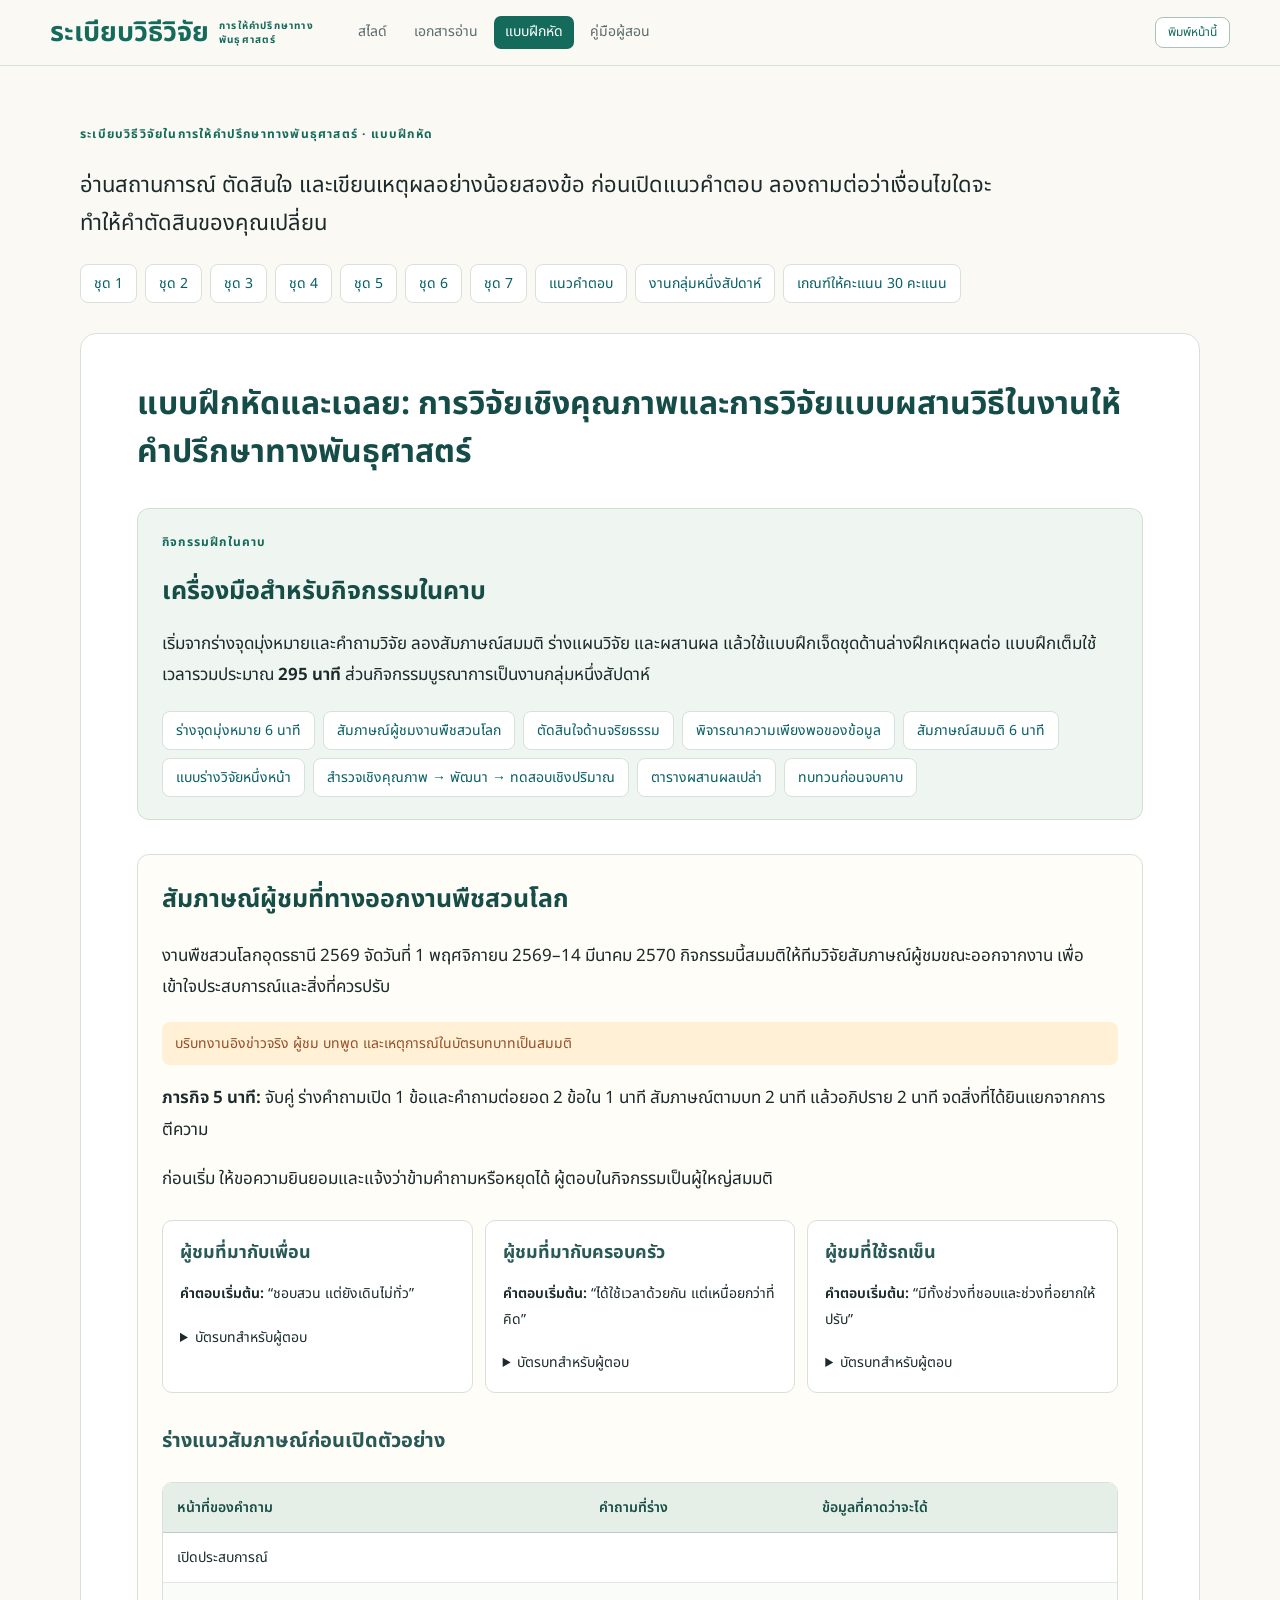
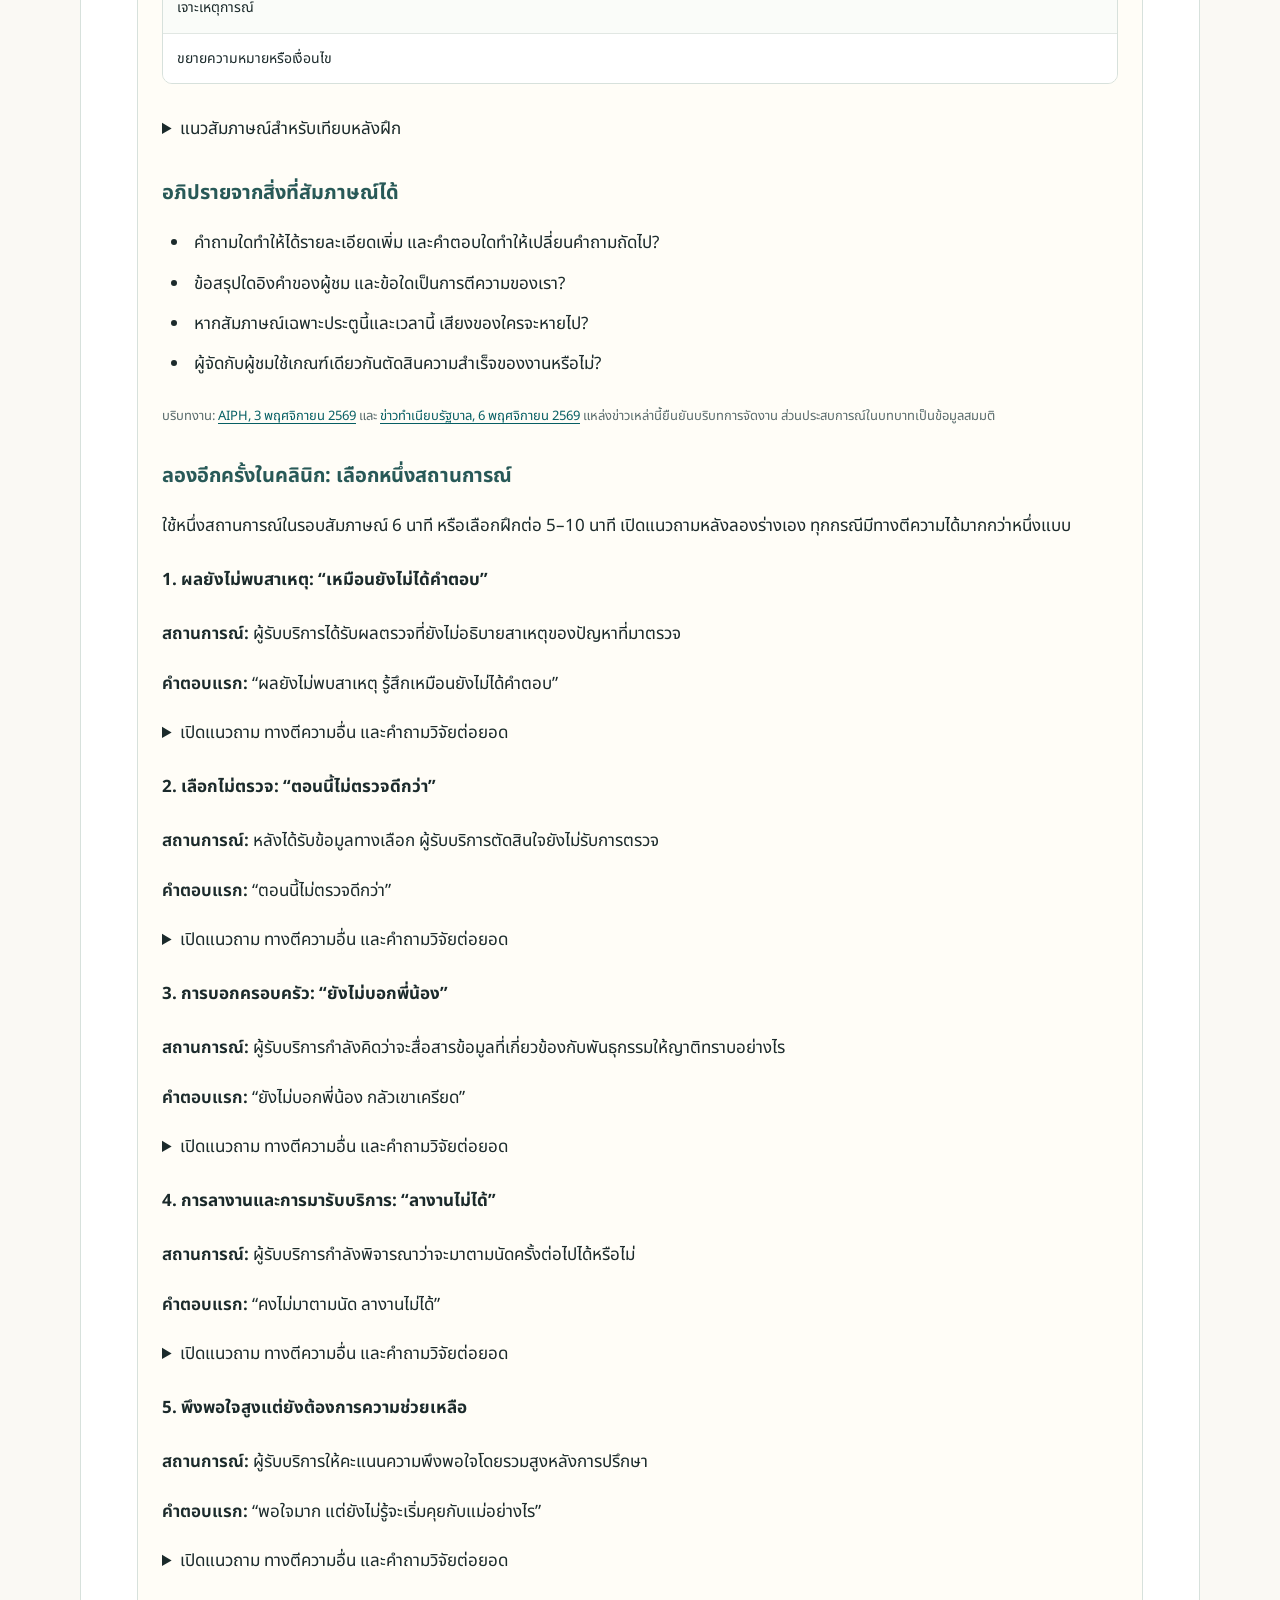
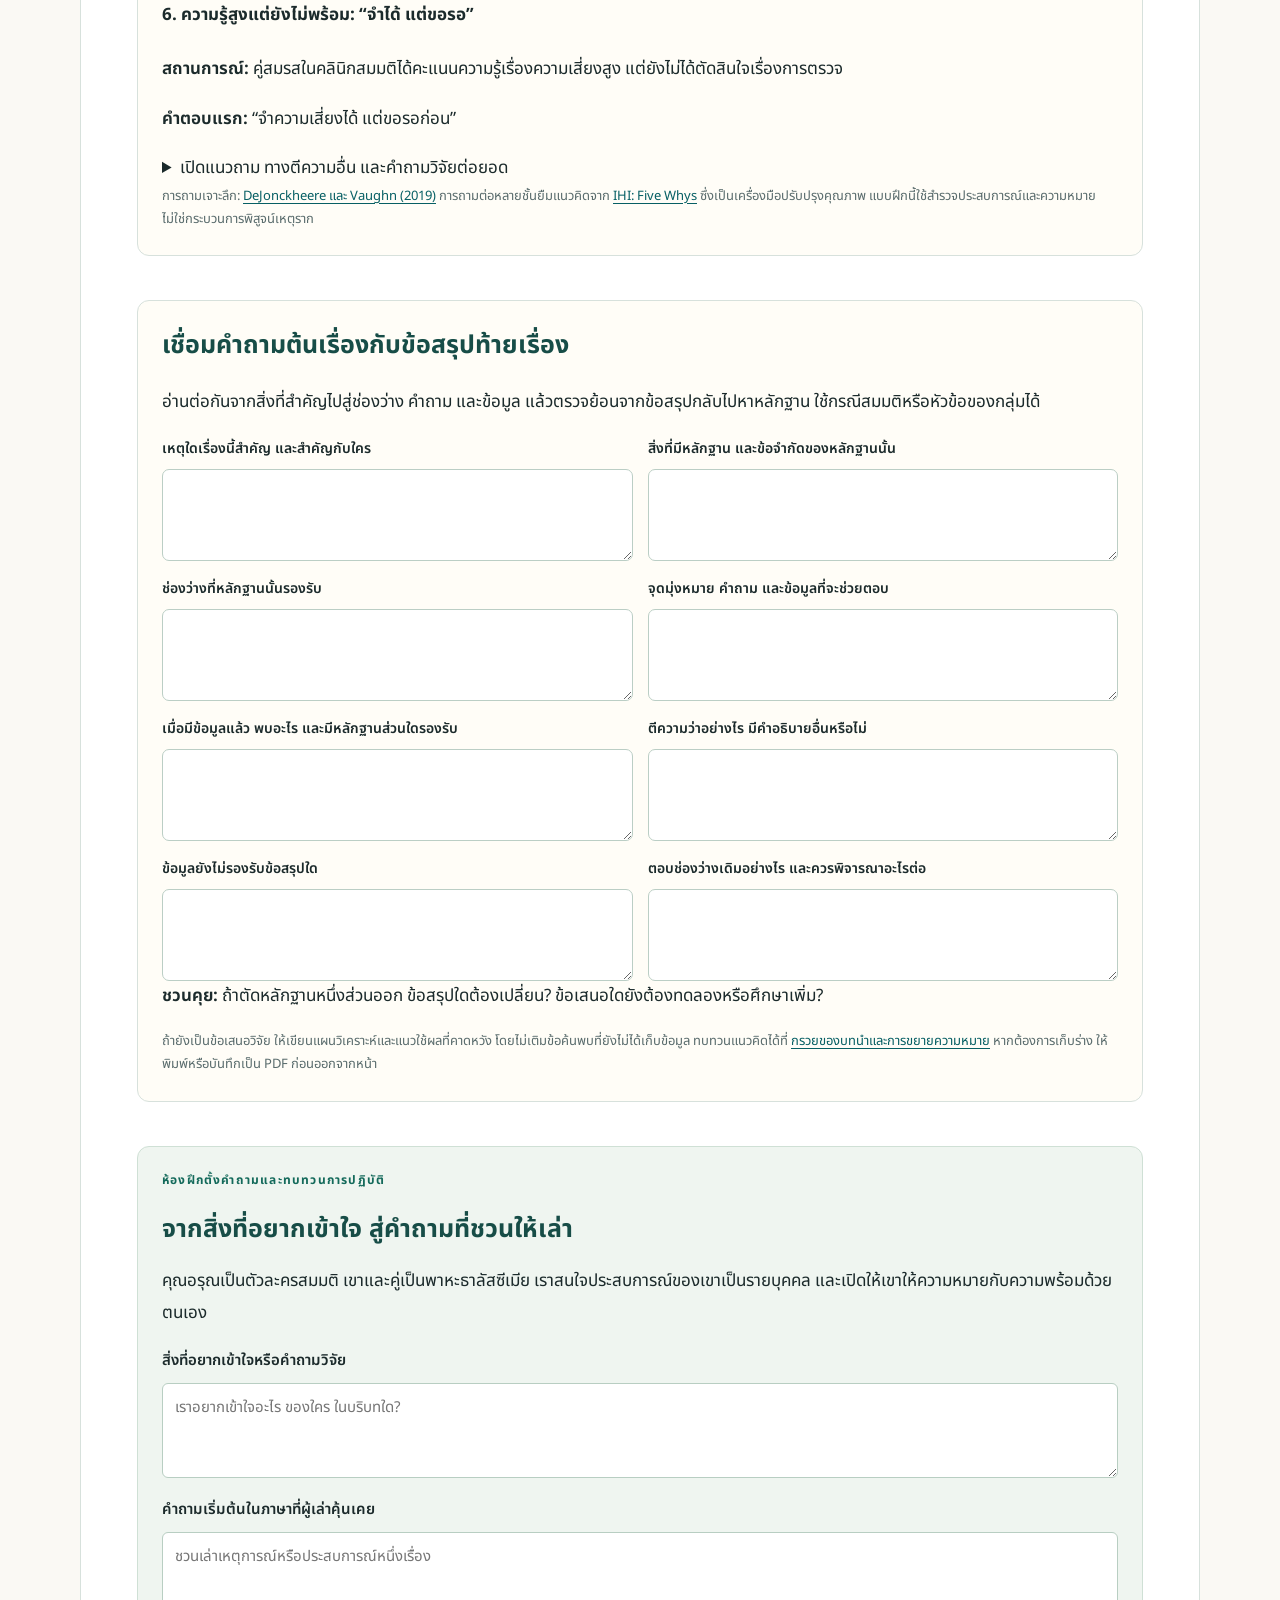
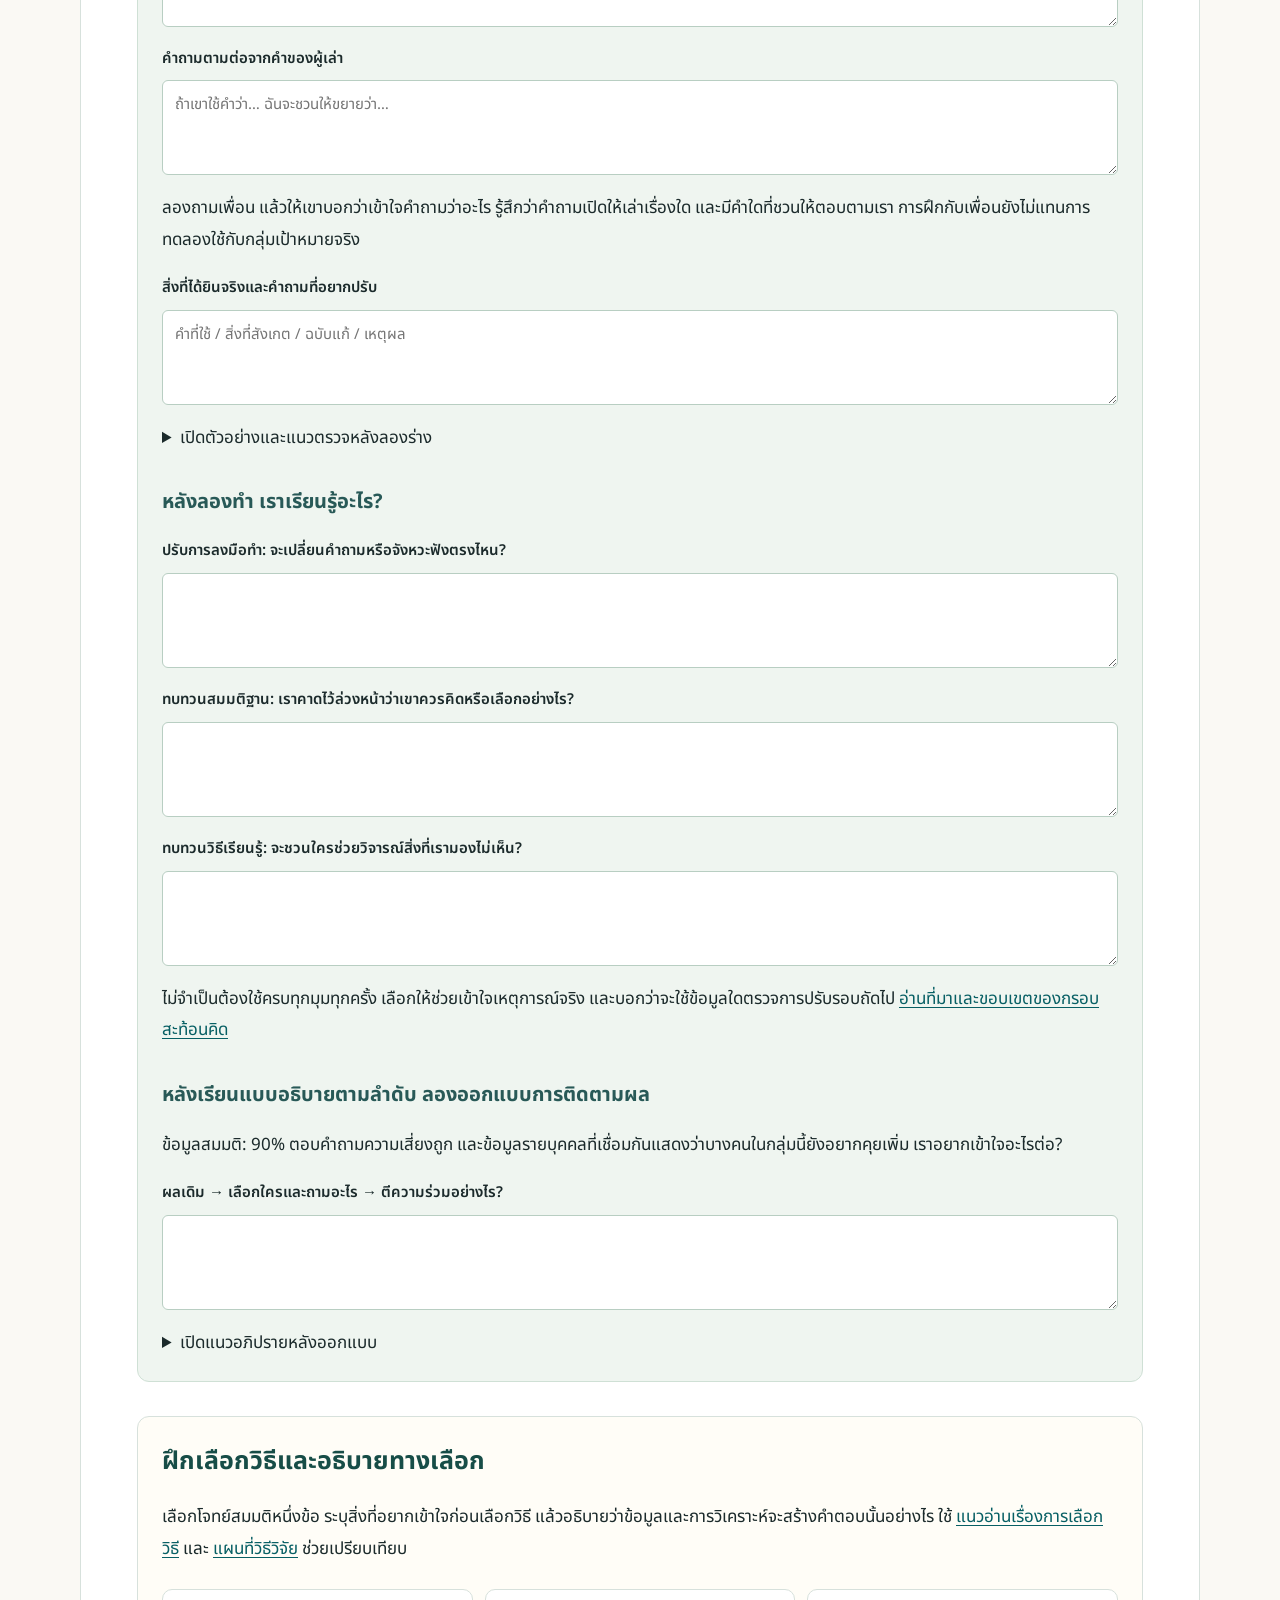
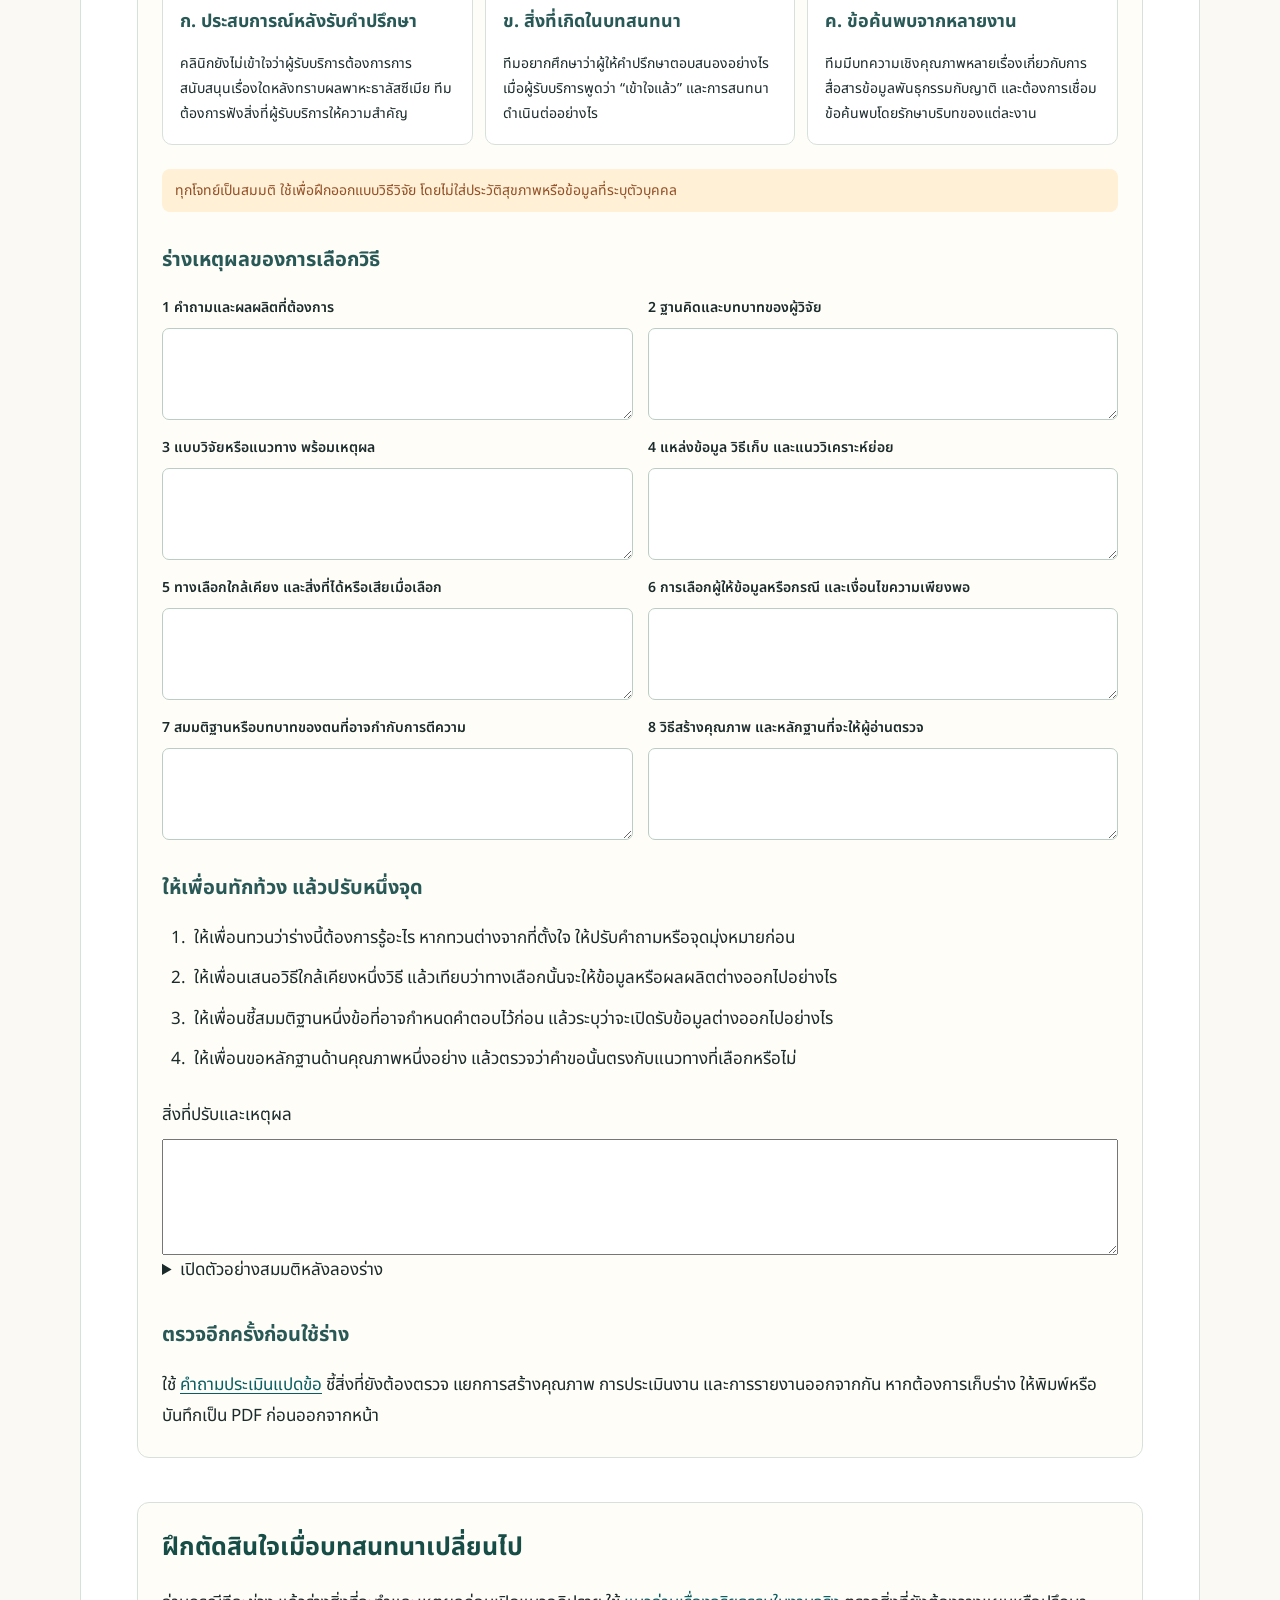
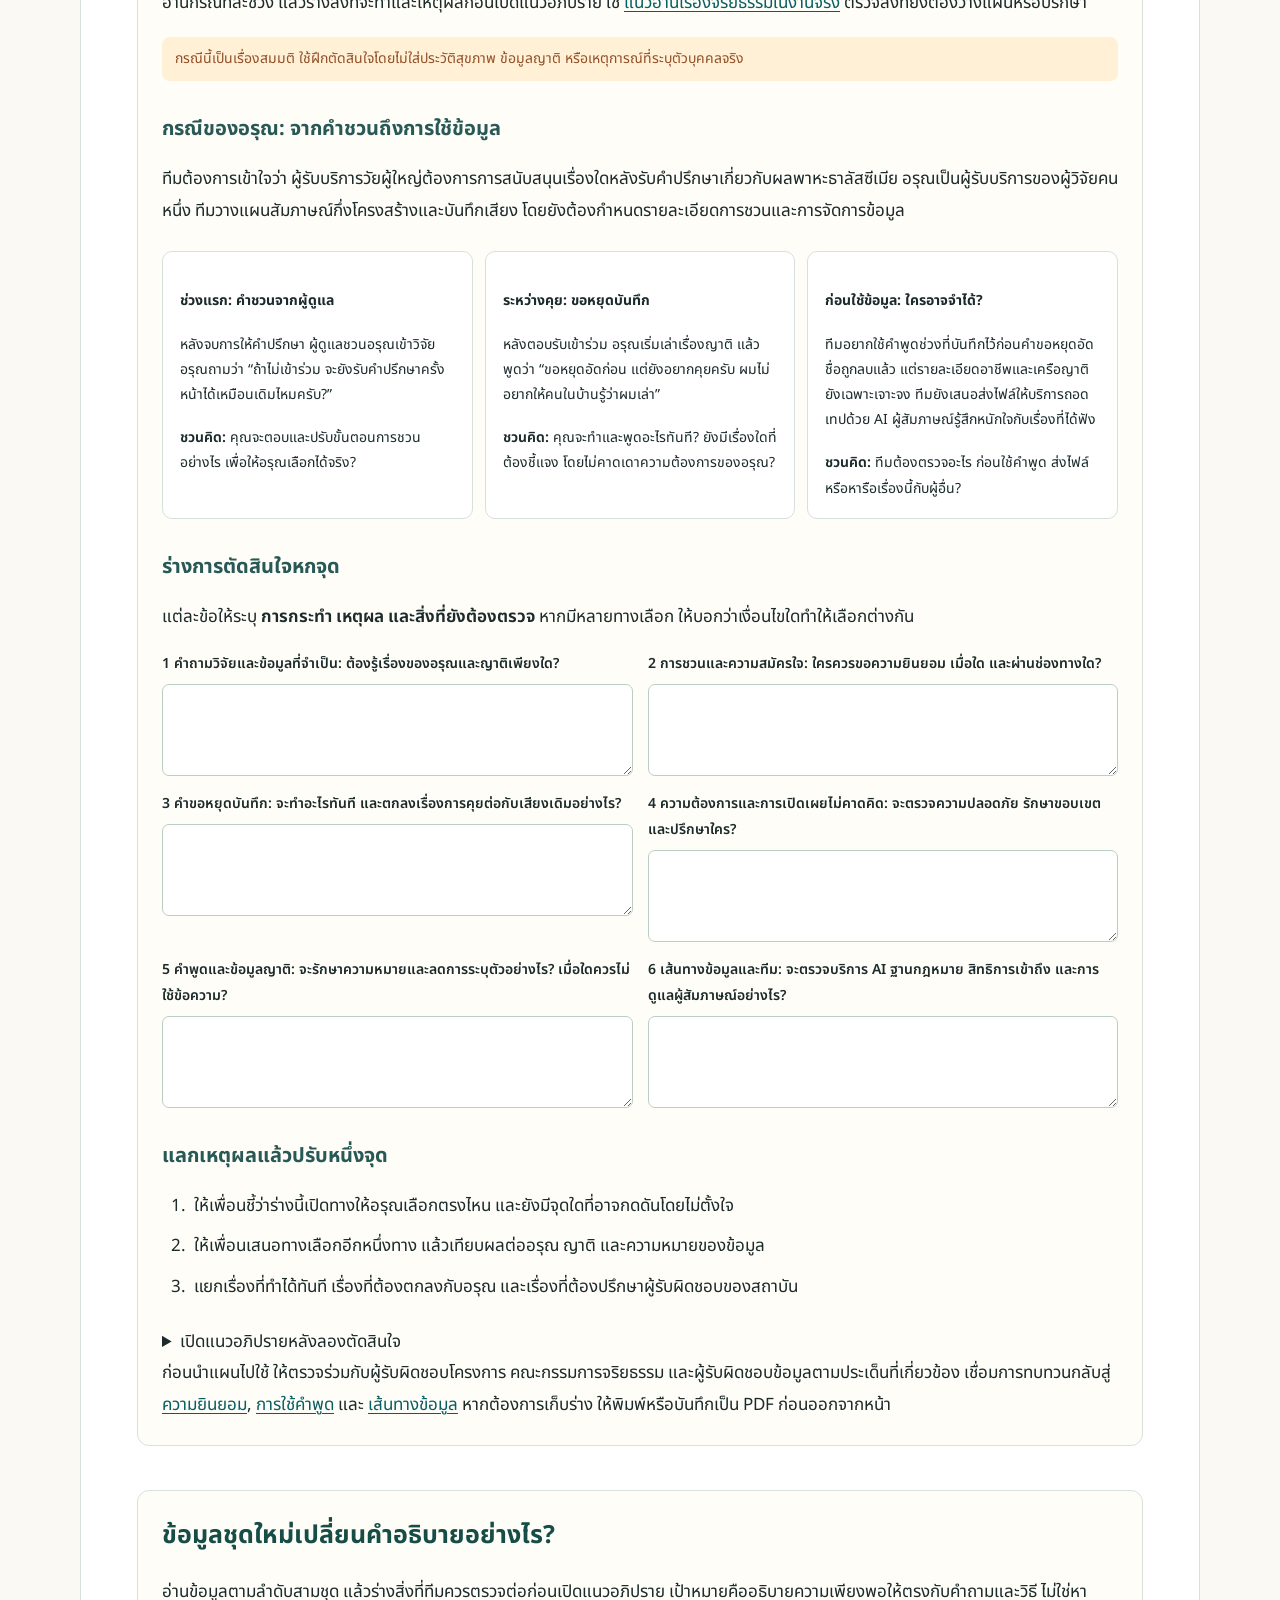
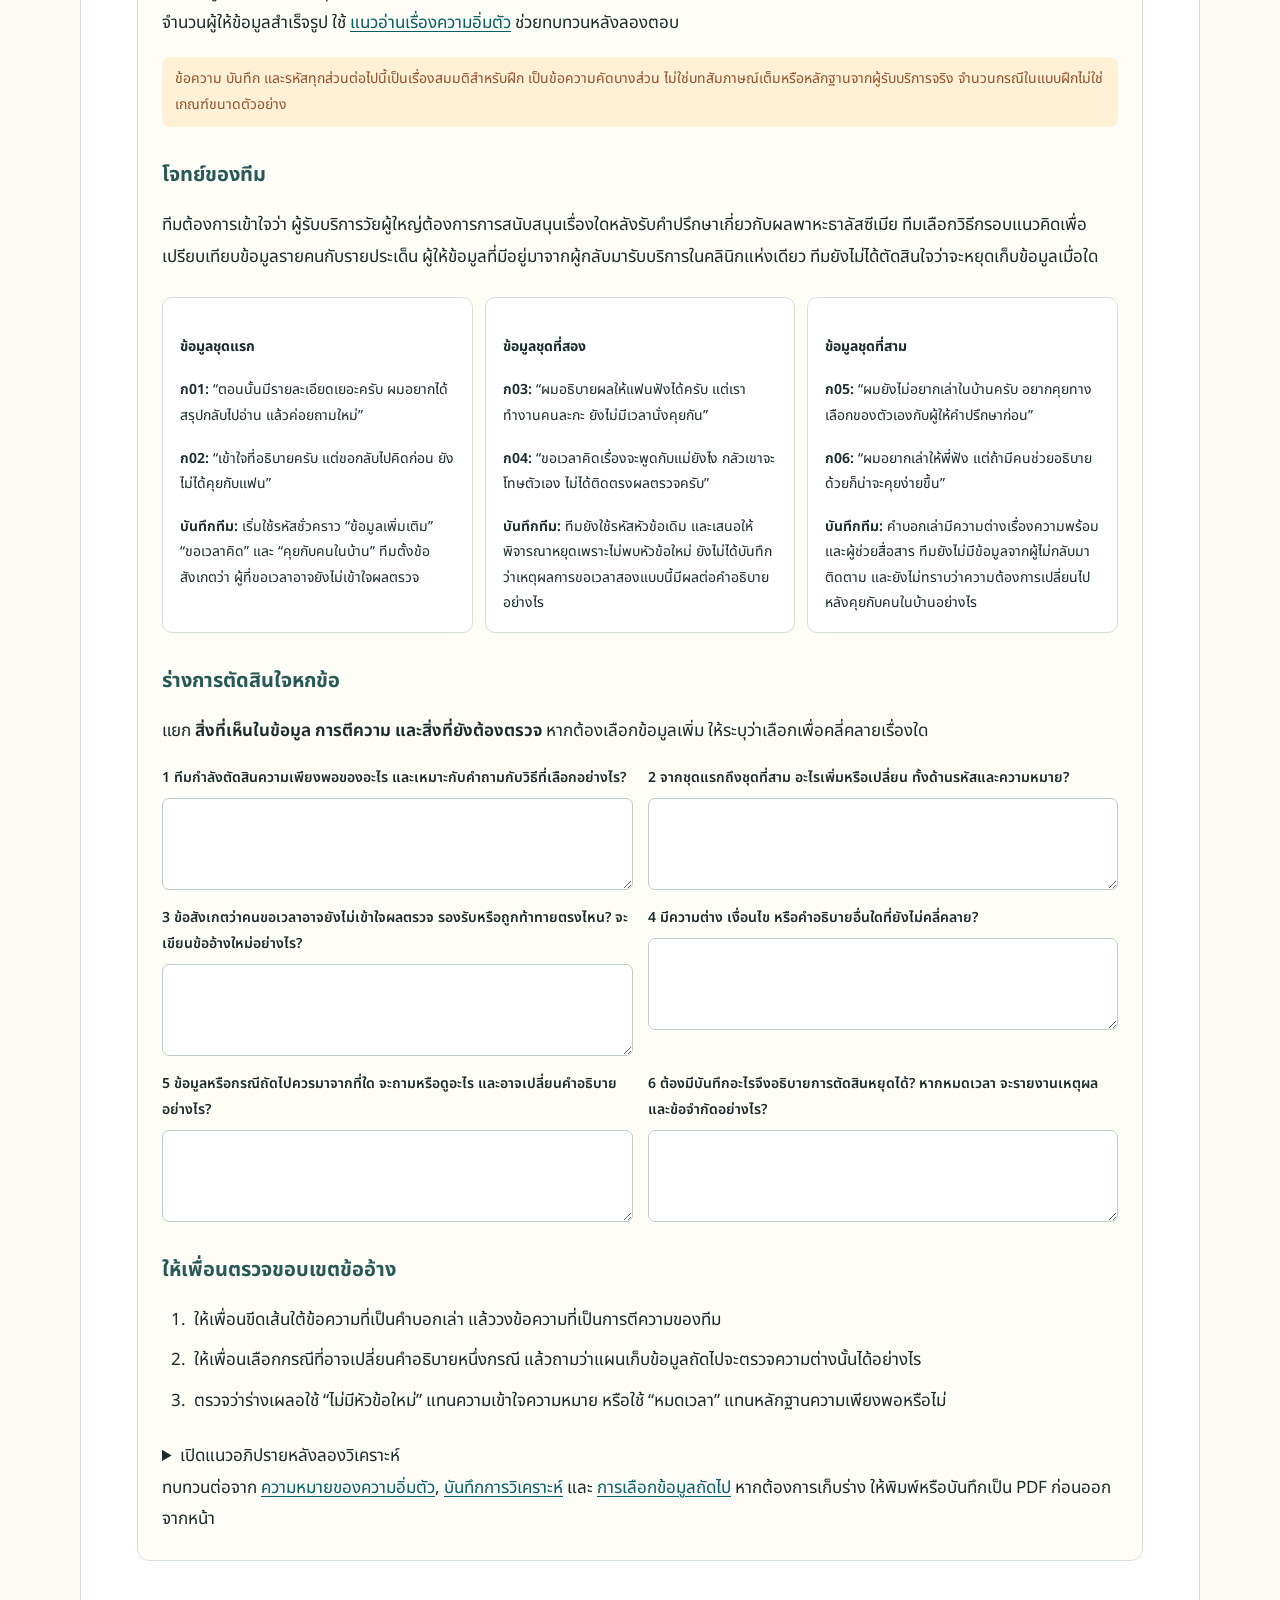
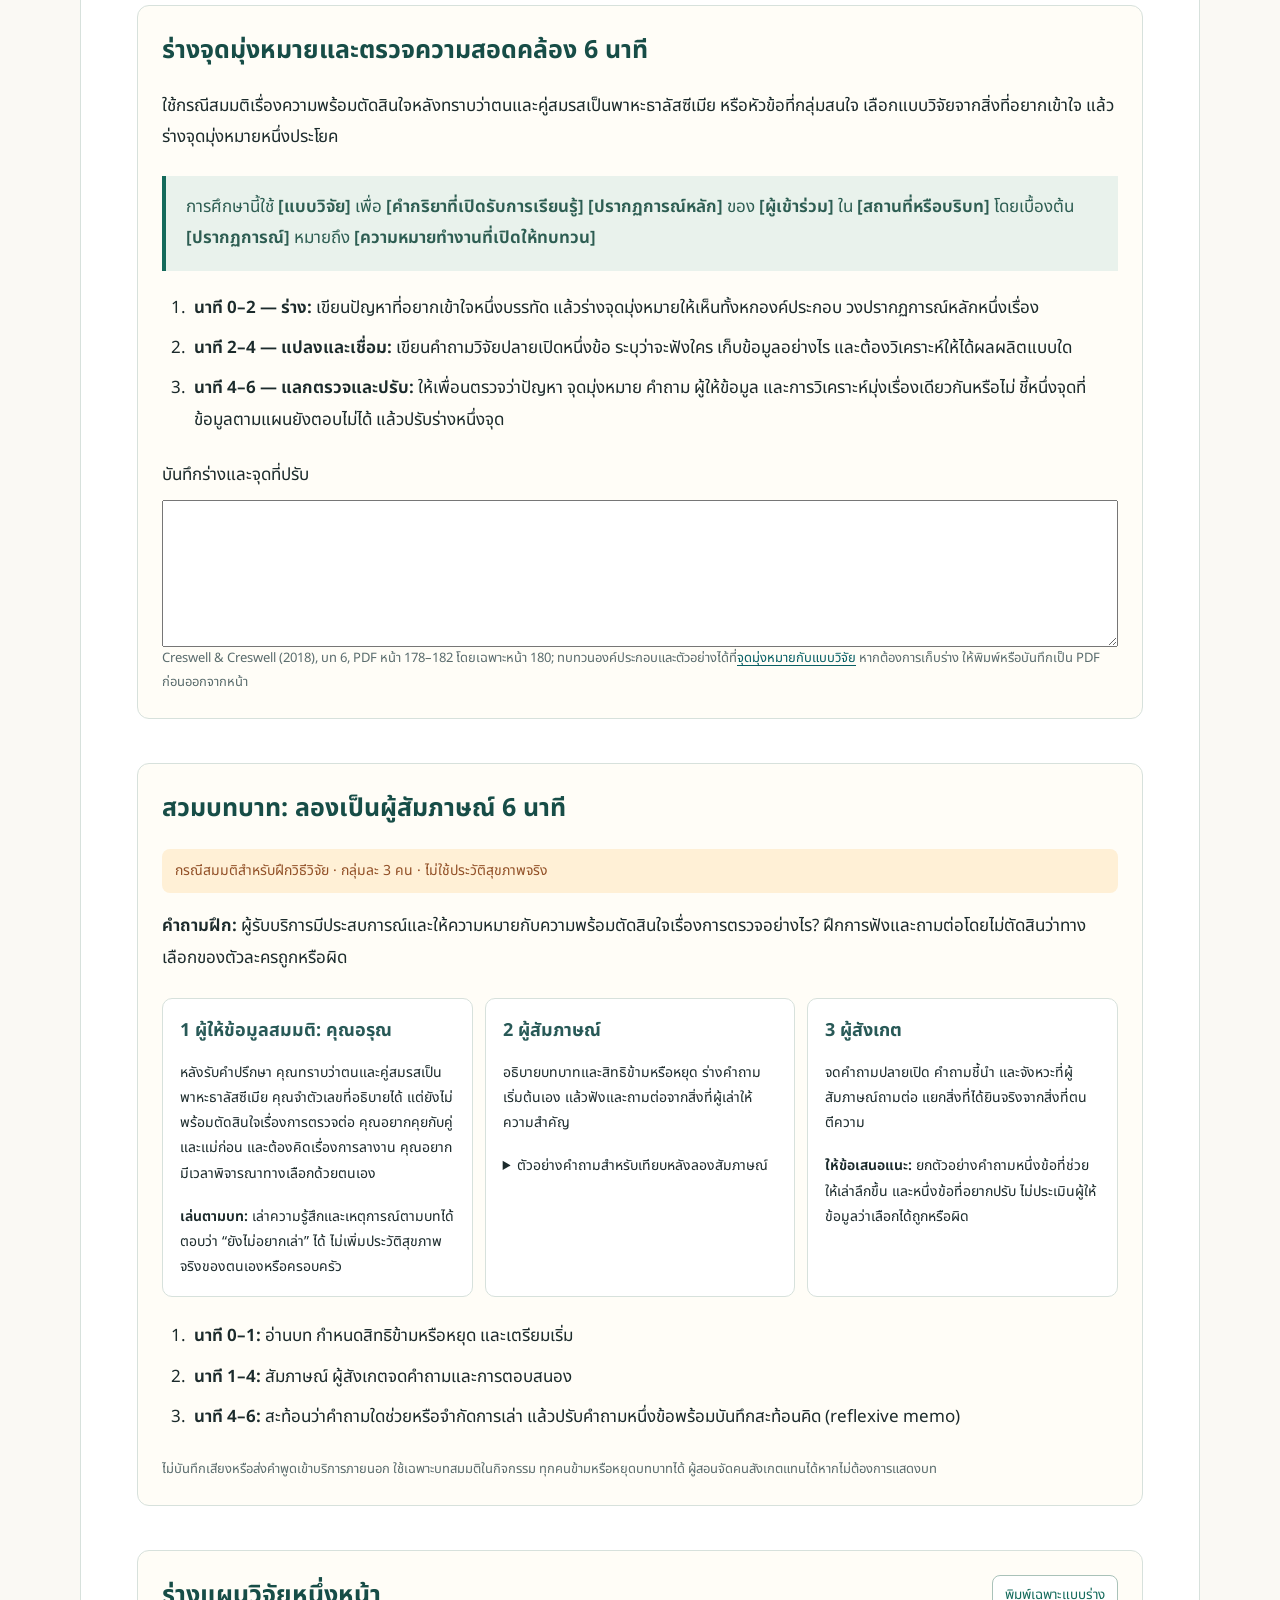
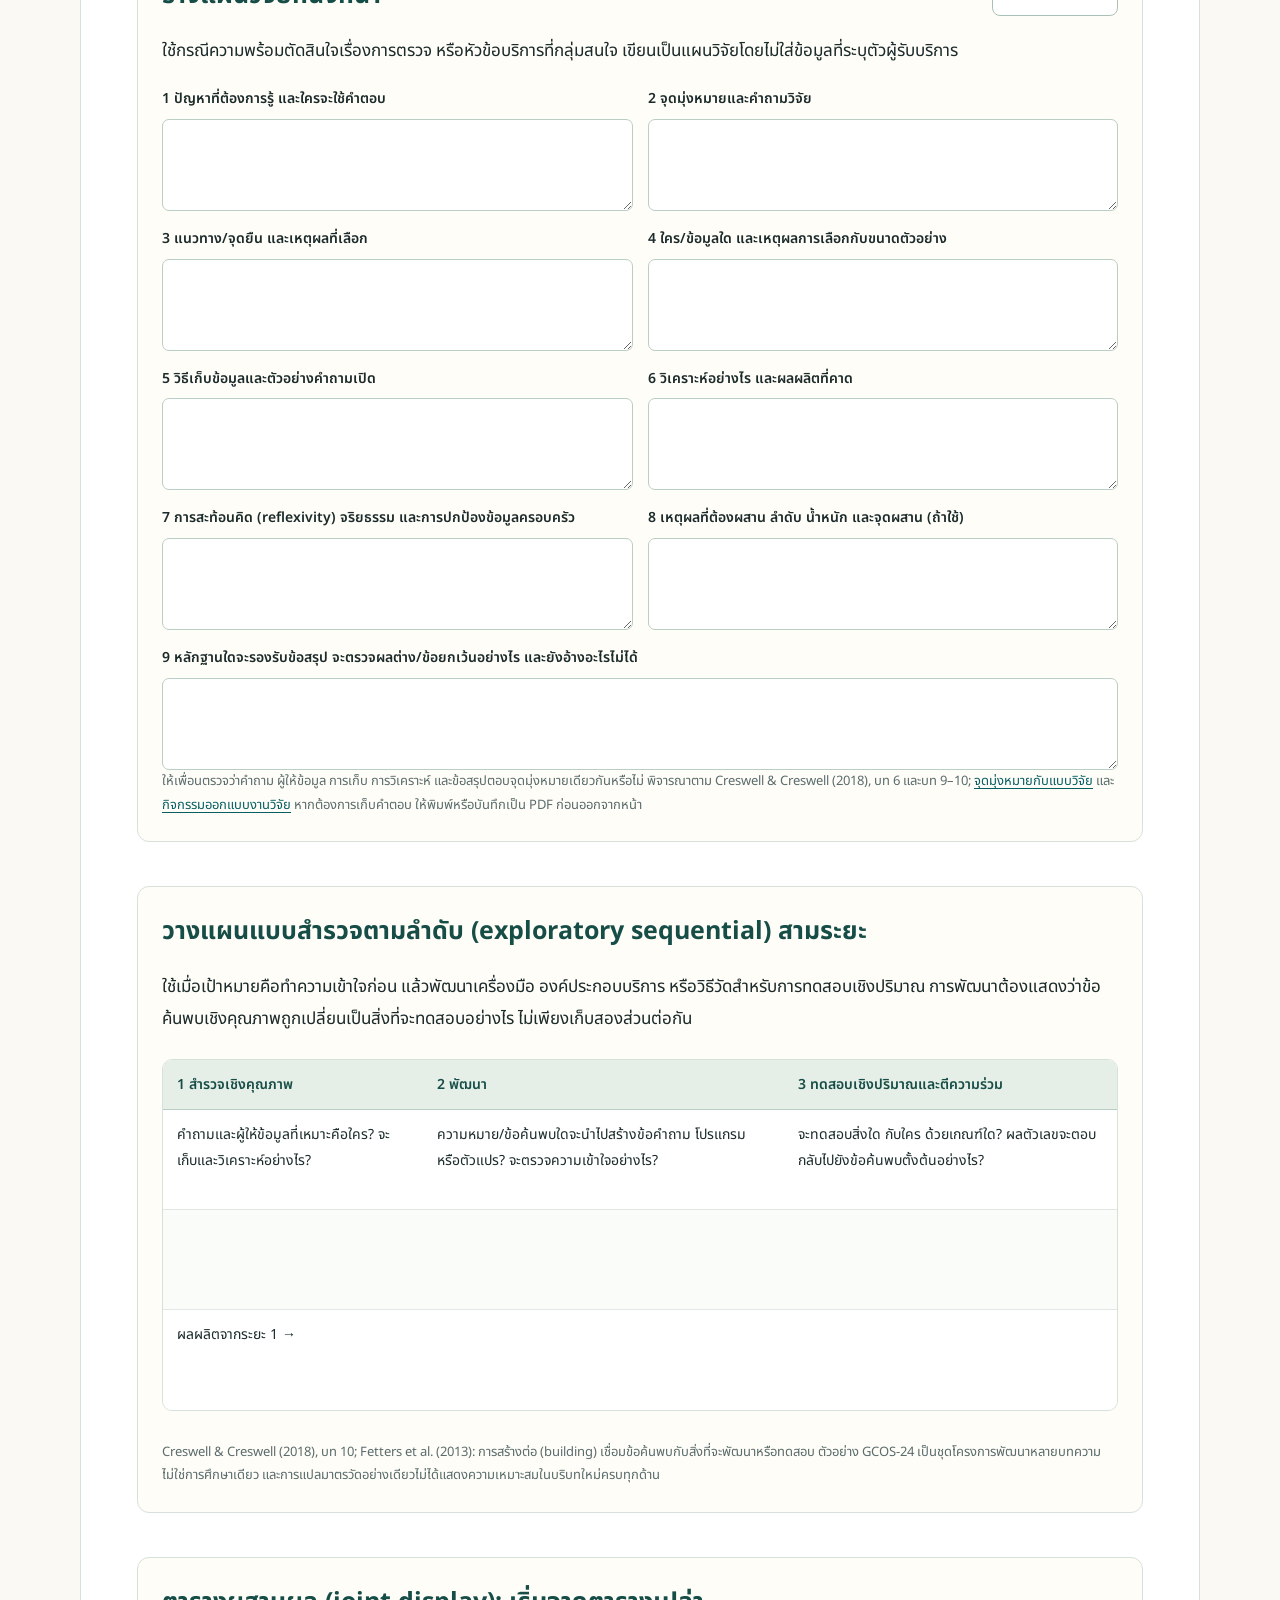
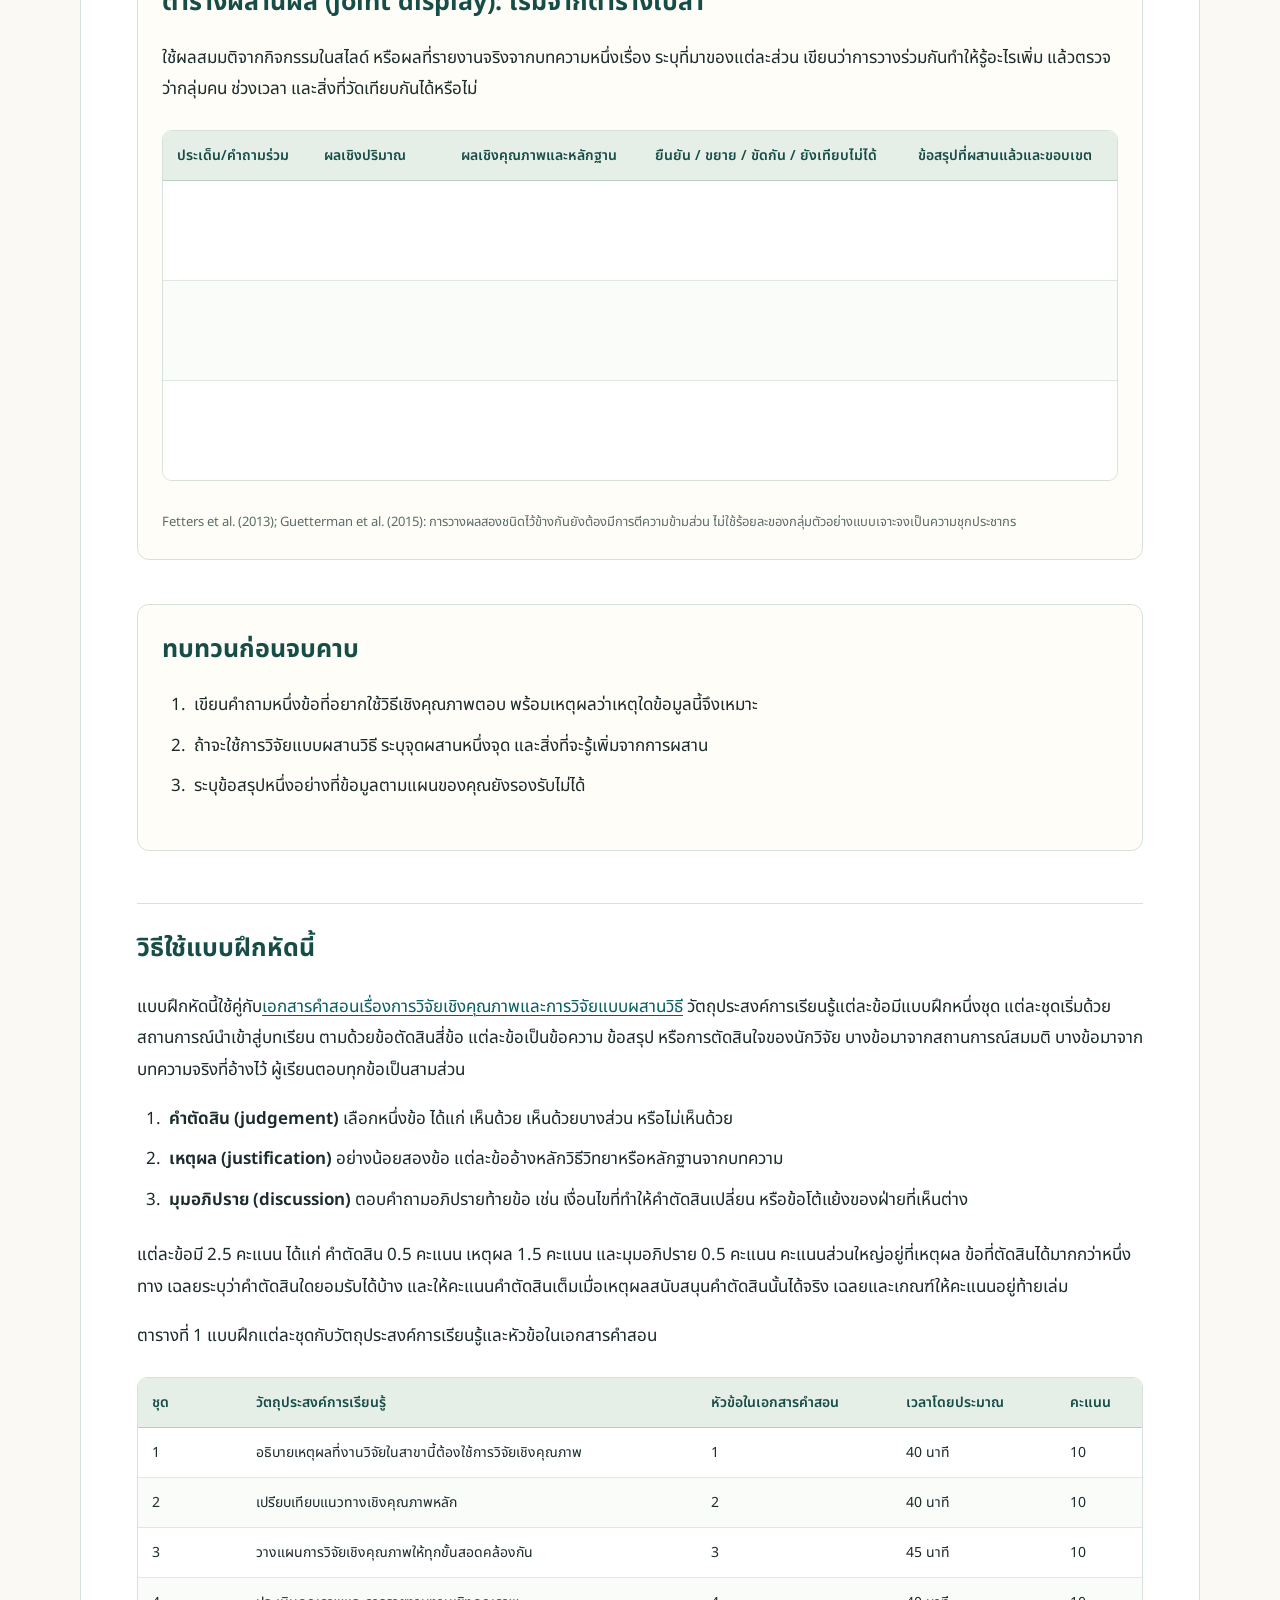
<file: workbook.html>
<!doctype html>
<html lang="th"><head><meta charset="utf-8"><meta name="viewport" content="width=device-width,initial-scale=1"><meta name="color-scheme" content="light"><title>แบบฝึกหัดและแนวคำตอบ · ระเบียบวิธีวิจัยในการให้คำปรึกษาทางพันธุศาสตร์</title><link rel="stylesheet" href="assets/companion.css"></head>
<body class="workbook"><a class="skip-link" href="#main">ข้ามไปเนื้อหา</a><header class="topbar"><a href="index.html" class="brand">ระเบียบวิธีวิจัย<span>การให้คำปรึกษาทางพันธุศาสตร์</span></a><nav aria-label="เอกสารประกอบรายวิชา"><a href="index.html">สไลด์</a><a href="reading.html">เอกสารอ่าน</a><a href="workbook.html" aria-current="page">แบบฝึกหัด</a><a href="teaching-guide.html">คู่มือผู้สอน</a></nav><button class="print-button" type="button" data-print="all">พิมพ์หน้านี้</button></header>
<main id="main"><section class="reader-intro"><p class="eyebrow">ระเบียบวิธีวิจัยในการให้คำปรึกษาทางพันธุศาสตร์ · แบบฝึกหัด</p><p class="lead">อ่านสถานการณ์ ตัดสินใจ และเขียนเหตุผลอย่างน้อยสองข้อ ก่อนเปิดแนวคำตอบ ลองถามต่อว่าเงื่อนไขใดจะทำให้คำตัดสินของคุณเปลี่ยน</p><div class="quick-grid"><a href="#set-1">ชุด 1</a><a href="#set-2">ชุด 2</a><a href="#set-3">ชุด 3</a><a href="#set-4">ชุด 4</a><a href="#set-5">ชุด 5</a><a href="#set-6">ชุด 6</a><a href="#set-7">ชุด 7</a><a href="#answers">แนวคำตอบ</a><a href="#assignment">งานกลุ่มหนึ่งสัปดาห์</a><a href="#rubric">เกณฑ์ให้คะแนน 30 คะแนน</a></div></section><article class="prose"><h1>แบบฝึกหัดและเฉลย: การวิจัยเชิงคุณภาพและการวิจัยแบบผสานวิธีในงานให้คำปรึกษาทางพันธุศาสตร์</h1><section class="workshop-box" id="mini-workshop">
<p class="eyebrow">กิจกรรมฝึกในคาบ</p>
<h2>เครื่องมือสำหรับกิจกรรมในคาบ</h2>
<p>เริ่มจากร่างจุดมุ่งหมายและคำถามวิจัย ลองสัมภาษณ์สมมติ ร่างแผนวิจัย และผสานผล แล้วใช้แบบฝึกเจ็ดชุดด้านล่างฝึกเหตุผลต่อ แบบฝึกเต็มใช้เวลารวมประมาณ <strong>295 นาที</strong> ส่วนกิจกรรมบูรณาการเป็นงานกลุ่มหนึ่งสัปดาห์</p>
<div class="quick-grid"><a href="#purpose-statement">ร่างจุดมุ่งหมาย 6 นาที</a><a href="#probing-lab">สัมภาษณ์ผู้ชมงานพืชสวนโลก</a><a href="#ethics-workshop">ตัดสินใจด้านจริยธรรม</a><a href="#saturation-workshop">พิจารณาความเพียงพอของข้อมูล</a><a href="#roleplay">สัมภาษณ์สมมติ 6 นาที</a><a href="#studio">แบบร่างวิจัยหนึ่งหน้า</a><a href="#exploratory-plan">สำรวจเชิงคุณภาพ → พัฒนา → ทดสอบเชิงปริมาณ</a><a href="#joint-display">ตารางผสานผลเปล่า</a><a href="#exit-ticket">ทบทวนก่อนจบคาบ</a></div>
</section>
<section id="probing-lab" class="activity-block"><h2>สัมภาษณ์ผู้ชมที่ทางออกงานพืชสวนโลก</h2>
<p>งานพืชสวนโลกอุดรธานี 2569 จัดวันที่ 1 พฤศจิกายน 2569–14 มีนาคม 2570 กิจกรรมนี้สมมติให้ทีมวิจัยสัมภาษณ์ผู้ชมขณะออกจากงาน เพื่อเข้าใจประสบการณ์และสิ่งที่ควรปรับ</p>
<p class="fiction-label">บริบทงานอิงข่าวจริง ผู้ชม บทพูด และเหตุการณ์ในบัตรบทบาทเป็นสมมติ</p>
<p><strong>ภารกิจ 5 นาที:</strong> จับคู่ ร่างคำถามเปิด 1 ข้อและคำถามต่อยอด 2 ข้อใน 1 นาที สัมภาษณ์ตามบท 2 นาที แล้วอภิปราย 2 นาที จดสิ่งที่ได้ยินแยกจากการตีความ</p>
<p>ก่อนเริ่ม ให้ขอความยินยอมและแจ้งว่าข้ามคำถามหรือหยุดได้ ผู้ตอบในกิจกรรมเป็นผู้ใหญ่สมมติ</p><div class="role-grid">
<article class="role-card"><h3>ผู้ชมที่มากับเพื่อน</h3><p><strong>คำตอบเริ่มต้น:</strong> “ชอบสวน แต่ยังเดินไม่ทั่ว”</p><details><summary>บัตรบทสำหรับผู้ตอบ</summary><p>คุณมากับเพื่อนเพื่อดูการจัดสวน ช่วงที่จดจำคือได้คุยเรื่องปลูกต้นไม้ที่บ้าน คุณเลือกดูบางส่วนเพราะต้องเผื่อเวลาเดินทางกลับ อยากเล่าทั้งสิ่งที่ได้และสิ่งที่ยังไม่ได้ชม</p><p>เลือกเล่าตามคำถาม และขอหยุดได้ ผู้สัมภาษณ์ควรฟังโดยไม่กำหนดคำตอบ</p></details></article>
<article class="role-card"><h3>ผู้ชมที่มากับครอบครัว</h3><p><strong>คำตอบเริ่มต้น:</strong> “ได้ใช้เวลาด้วยกัน แต่เหนื่อยกว่าที่คิด”</p><details><summary>บัตรบทสำหรับผู้ตอบ</summary><p>คุณพาครอบครัวมาเที่ยว สิ่งที่ให้คุณค่าคือได้ทำกิจกรรมร่วมกัน แต่สมาชิกมีความสนใจและจังหวะพักต่างกัน คำว่าเหนื่อยของคุณเกี่ยวกับการดูแลทุกคน ไม่ได้แปลว่าไม่ชอบงาน</p><p>เลือกเล่าตามคำถาม และขอหยุดได้ ผู้สัมภาษณ์ควรฟังโดยไม่กำหนดคำตอบ</p></details></article>
<article class="role-card"><h3>ผู้ชมที่ใช้รถเข็น</h3><p><strong>คำตอบเริ่มต้น:</strong> “มีทั้งช่วงที่ชอบและช่วงที่อยากให้ปรับ”</p><details><summary>บัตรบทสำหรับผู้ตอบ</summary><p>คุณมาเที่ยวกับเพื่อน สนใจการจัดสวนและการได้เลือกเส้นทางด้วยตนเอง ในบทสมมตินี้คุณอยากเล่าประสบการณ์การเดินทางระหว่างจุดต่าง ๆ แต่ไม่ต้องการให้ผู้สัมภาษณ์สรุปแทนว่าทุกปัญหาเกิดจากการใช้รถเข็น</p><p>เลือกเล่าตามคำถาม และขอหยุดได้ ผู้สัมภาษณ์ควรฟังโดยไม่กำหนดคำตอบ</p></details></article>
</div><h3>ร่างแนวสัมภาษณ์ก่อนเปิดตัวอย่าง</h3>
<div class="table-scroll"><table>
<thead>
<tr>
<th>หน้าที่ของคำถาม</th>
<th>คำถามที่ร่าง</th>
<th>ข้อมูลที่คาดว่าจะได้</th>
</tr>
</thead>
<tbody>
<tr>
<td>เปิดประสบการณ์</td>
<td>&nbsp;</td>
<td>&nbsp;</td>
</tr>
<tr>
<td>เจาะเหตุการณ์</td>
<td>&nbsp;</td>
<td>&nbsp;</td>
</tr>
<tr>
<td>ขยายความหมายหรือเงื่อนไข</td>
<td>&nbsp;</td>
<td>&nbsp;</td>
</tr>
</tbody>
</table></div>
<details class="probing-hint"><summary>แนวสัมภาษณ์สำหรับเทียบหลังฝึก</summary>
<ol>
<li><strong>เริ่มต้นและขออนุญาต:</strong> “สะดวกคุยเรื่องประสบการณ์ในงานสัก 2 นาทีไหมครับ/คะ? ข้ามคำถามหรือหยุดได้”</li>
<li><strong>เปิดเรื่อง:</strong> “วันนี้มีช่วงไหนที่อยากเล่าให้ฟังเป็นพิเศษ?”</li>
<li><strong>เจาะเหตุการณ์:</strong> “ช่วยเล่าช่วงนั้นตั้งแต่เริ่มได้ไหม?”</li>
<li><strong>ขยายความหมาย:</strong> “สิ่งนั้นสำคัญกับคุณอย่างไร?” ใช้คำที่ผู้ตอบกล่าวจริงเป็นจุดถามต่อ</li>
<li><strong>สำรวจเงื่อนไข:</strong> “มีอะไรช่วยหรือเป็นอุปสรรคในช่วงนั้น?”</li>
<li><strong>ปิดท้าย:</strong> “มีเรื่องสำคัญที่ยังไม่ได้ถาม หรือส่วนไหนที่เราเข้าใจคลาดเคลื่อนไหม?”</li>
</ol>
<p>เลือกถามตามคำตอบและเวลาที่ผู้ชมสะดวก หากต้องการสนทนาลึกกว่านี้ ให้พิจารณานัดหมายและขอความยินยอมเพิ่มเติมตามแผนวิจัย</p>
<p><strong>หากโจทย์เป็นการสำรวจคะแนน:</strong> คำถามมาตรฐาน เช่น “พึงพอใจโดยรวมกี่คะแนนจาก 0–10?” ให้ข้อมูลระดับความพึงพอใจ ส่วนคำถามเปิดให้ข้อมูลประสบการณ์ การเลือกผู้ตอบและการวิเคราะห์ต้องสอดคล้องกับสิ่งที่ต้องการสรุป การใส่คำถามเปิดต่อท้ายคะแนนยังไม่ยืนยันว่าเป็นงานผสานวิธี</p></details>
<h3>อภิปรายจากสิ่งที่สัมภาษณ์ได้</h3>
<ul>
<li>คำถามใดทำให้ได้รายละเอียดเพิ่ม และคำตอบใดทำให้เปลี่ยนคำถามถัดไป?</li>
<li>ข้อสรุปใดอิงคำของผู้ชม และข้อใดเป็นการตีความของเรา?</li>
<li>หากสัมภาษณ์เฉพาะประตูนี้และเวลานี้ เสียงของใครจะหายไป?</li>
<li>ผู้จัดกับผู้ชมใช้เกณฑ์เดียวกันตัดสินความสำเร็จของงานหรือไม่?</li>
</ul>
<p class="source-note">บริบทงาน: <a href="https://aiph.org/latest-news/udon-thani-expo-2026-official-opening-03-11-2026/">AIPH, 3 พฤศจิกายน 2569</a> และ <a href="https://www.thaigov.go.th/th/news/170984">ข่าวทำเนียบรัฐบาล, 6 พฤศจิกายน 2569</a> แหล่งข่าวเหล่านี้ยืนยันบริบทการจัดงาน ส่วนประสบการณ์ในบทบาทเป็นข้อมูลสมมติ</p>
<h3>ลองอีกครั้งในคลินิก: เลือกหนึ่งสถานการณ์</h3>
<p>ใช้หนึ่งสถานการณ์ในรอบสัมภาษณ์ 6 นาที หรือเลือกฝึกต่อ 5–10 นาที เปิดแนวถามหลังลองร่างเอง ทุกกรณีมีทางตีความได้มากกว่าหนึ่งแบบ</p>
<h4>1. ผลยังไม่พบสาเหตุ: “เหมือนยังไม่ได้คำตอบ”</h4>
<p><strong>สถานการณ์:</strong> ผู้รับบริการได้รับผลตรวจที่ยังไม่อธิบายสาเหตุของปัญหาที่มาตรวจ</p>
<p><strong>คำตอบแรก:</strong> “ผลยังไม่พบสาเหตุ รู้สึกเหมือนยังไม่ได้คำตอบ”</p>
<details class="probing-hint"><summary>เปิดแนวถาม ทางตีความอื่น และคำถามวิจัยต่อยอด</summary>
<ul>
<li>“คำตอบที่คุณหวังว่าจะได้ เป็นคำตอบเรื่องอะไร?”</li>
<li>ถ้าได้ยินว่า <em>ยังไม่รู้จะทำอะไรต่อ</em>: “ขั้นต่อไปที่คุณกำลังนึกถึงคือเรื่องใด?”</li>
<li>ถ้าได้ยินว่า <em>ห่วงคนในครอบครัว</em>: “เรื่องที่ห่วงเกี่ยวกับครอบครัวนั้นเป็นอย่างไร?”</li>
<li>ถ้าได้ยินว่า <em>ตอนนี้พอแล้ว</em>: “อะไรคือสิ่งที่คุณใช้พิจารณาว่าคำตอบเท่านี้พอสำหรับตอนนี้?”</li>
</ul>
<p><strong>ทางตีความอื่นที่ต้องเปิดไว้:</strong> คำว่า “ไม่ได้คำตอบ” อาจหมายถึงยังไม่รู้สาเหตุ ยังไม่รู้แนวทางต่อ หรือยังตอบคำถามของครอบครัวไม่ได้ ไม่ควรเท่ากับ “ไม่เข้าใจผล” หรือ “ไม่พอใจบริการ” โดยอัตโนมัติ</p>
<p><strong>แปลงเป็นคำถามวิจัย:</strong> เชิงคุณภาพ—ผู้รับบริการให้ความหมายกับการ “ยังไม่ได้คำตอบ” อย่างไร? แบบผสานวิธี—ถ้ามีผลสำรวจความไม่แน่นอนที่แตกต่างกัน จะเลือกผู้มีประสบการณ์ต่างกันมาสัมภาษณ์ แล้วใช้คำอธิบายร่วมกับผลสำรวจเพื่อเข้าใจความแตกต่างนั้นได้อย่างไร?</p>
</details>
<h4>2. เลือกไม่ตรวจ: “ตอนนี้ไม่ตรวจดีกว่า”</h4>
<p><strong>สถานการณ์:</strong> หลังได้รับข้อมูลทางเลือก ผู้รับบริการตัดสินใจยังไม่รับการตรวจ</p>
<p><strong>คำตอบแรก:</strong> “ตอนนี้ไม่ตรวจดีกว่า”</p>
<details class="probing-hint"><summary>เปิดแนวถาม ทางตีความอื่น และคำถามวิจัยต่อยอด</summary>
<ul>
<li>“ก่อนตัดสินใจครั้งนี้ คุณชั่งน้ำหนักเรื่องใดบ้าง?”</li>
<li>ถ้าเน้นคำว่า <em>ตอนนี้</em>: “ช่วงเวลามีความหมายกับการตัดสินใจครั้งนี้อย่างไร?”</li>
<li>ถ้าได้ยินว่า <em>ยังไม่พร้อม</em>: “ความพร้อมในความหมายของคุณเป็นอย่างไร?”</li>
<li>ถ้าบอกว่า <em>ไม่ต้องการรู้ผล</em>: “มีส่วนไหนของการรู้หรือไม่รู้ผลที่สำคัญต่อคุณ?”</li>
</ul>
<p><strong>ทางตีความอื่นที่ต้องเปิดไว้:</strong> การไม่ตรวจอาจเป็นทางเลือกที่สอดคล้องกับคุณค่า อาจเป็นการรอข้อมูลหรือเวลา หรืออาจมีอุปสรรคในการเข้าถึง ไม่ควรเริ่มจากสมมติฐานว่าผู้รับบริการขาดความรู้หรือต้องถูกโน้มน้าว</p>
<p><strong>แปลงเป็นคำถามวิจัย:</strong> เชิงคุณภาพ—ผู้รับบริการพิจารณาคุณค่าและเงื่อนไขใดในการเลือกไม่ตรวจ? แบบผสานวิธี—ถ้าข้อมูลบริการแสดงรูปแบบการไม่ตรวจ จะใช้รูปแบบนั้นเลือกกรณีที่ต่างกันมาศึกษาความหมายและบริบทอย่างไร โดยไม่ตีความจำนวนผู้ตรวจเป็นความสำเร็จของการตัดสินใจเพียงอย่างเดียว?</p>
</details>
<h4>3. การบอกครอบครัว: “ยังไม่บอกพี่น้อง”</h4>
<p><strong>สถานการณ์:</strong> ผู้รับบริการกำลังคิดว่าจะสื่อสารข้อมูลที่เกี่ยวข้องกับพันธุกรรมให้ญาติทราบอย่างไร</p>
<p><strong>คำตอบแรก:</strong> “ยังไม่บอกพี่น้อง กลัวเขาเครียด”</p>
<details class="probing-hint"><summary>เปิดแนวถาม ทางตีความอื่น และคำถามวิจัยต่อยอด</summary>
<ul>
<li>“เรื่องที่คุณกำลังคิดว่าจะบอก เป็นเรื่องอะไรบ้าง?”</li>
<li>“เมื่อพูดว่า ‘เขาเครียด’ คุณนึกถึงสถานการณ์แบบไหน?”</li>
<li>ถ้าได้ยินว่าคุยกับญาติแต่ละคนต่างกัน: “ความต่างนั้นเป็นอย่างไร?”</li>
<li>ถ้ากล่าวว่า <em>ยังหาคำพูดไม่ได้</em>: “ส่วนไหนของเรื่องนี้ที่อธิบายได้ยากสำหรับคุณ?”</li>
</ul>
<p><strong>ทางตีความอื่นที่ต้องเปิดไว้:</strong> การยังไม่บอกอาจเกี่ยวกับความห่วงใย ความเป็นส่วนตัว ความสัมพันธ์ ความไม่แน่นอนของข้อมูล หรือการหาวิธีสื่อสาร ไม่จำเป็นต้องหมายถึงไม่รับผิดชอบต่อครอบครัว</p>
<p><strong>แปลงเป็นคำถามวิจัย:</strong> เชิงคุณภาพ—การตัดสินใจบอกหรือยังไม่บอกญาติเกิดขึ้นอย่างไร และผู้รับบริการให้ความหมายกับความรับผิดชอบอย่างไร? แบบผสานวิธี—หากต้องการพัฒนาเครื่องมือวัดความต้องการช่วยสื่อสาร จะสำรวจประสบการณ์ก่อน นำไปสร้างข้อคำถาม ตรวจความเข้าใจ และทดสอบคุณสมบัติการวัดอย่างไร? แก่นสาระยังไม่ใช่มาตรวัดที่ใช้ได้ทันที</p>
</details>
<h4>4. การลางานและการมารับบริการ: “ลางานไม่ได้”</h4>
<p><strong>สถานการณ์:</strong> ผู้รับบริการกำลังพิจารณาว่าจะมาตามนัดครั้งต่อไปได้หรือไม่</p>
<p><strong>คำตอบแรก:</strong> “คงไม่มาตามนัด ลางานไม่ได้”</p>
<details class="probing-hint"><summary>เปิดแนวถาม ทางตีความอื่น และคำถามวิจัยต่อยอด</summary>
<ul>
<li>“คำว่า ‘ลางานไม่ได้’ ในสถานการณ์นี้เกิดขึ้นอย่างไร?”</li>
<li>ถ้าได้ยินว่ามีหลายขั้นตอนก่อนมาถึงคลินิก: “ช่วยเล่าว่าแต่ละช่วงต้องจัดการอะไรบ้าง?”</li>
<li>ถ้าได้ยินว่าไม่อยากบอกที่ทำงาน: “มีเรื่องใดที่คุณต้องการเก็บเป็นส่วนตัว?”</li>
<li>ถ้าผู้ตอบเล่าว่าเคยจัดการมาได้: “ตอนนั้นมีเงื่อนไขอะไรเหมือนหรือต่างจากครั้งนี้?”</li>
</ul>
<p><strong>ทางตีความอื่นที่ต้องเปิดไว้:</strong> “ลางานไม่ได้” อาจเกี่ยวกับกติกางาน รายได้ ความเป็นส่วนตัว หรือภาระอื่นที่ต้องจัดการร่วมกัน อย่าอนุมานว่าไม่ให้ความสำคัญกับสุขภาพ และอย่าเสนอเปลี่ยนเวลาเปิดคลินิกเป็นคำตอบเดียวก่อนเข้าใจปัญหา</p>
<p><strong>แปลงเป็นคำถามวิจัย:</strong> เชิงคุณภาพ—ผู้รับบริการจัดการเงื่อนไขชีวิตอย่างไรเมื่อต้องมารับบริการ? แบบผสานวิธี—จะใช้ข้อมูลนัดหมายเลือกผู้ที่มาได้ เลื่อน หรือขาดนัดมาศึกษาบริบท แล้ววางผลร่วมกันเพื่อระบุประเด็นที่ควรศึกษาหรือทดลองปรับบริการต่ออย่างไร? การพบอุปสรรคยังไม่พิสูจน์ว่ามาตรการหนึ่งจะแก้ปัญหาได้</p>
</details>
<h4>5. พึงพอใจสูงแต่ยังต้องการความช่วยเหลือ</h4>
<p><strong>สถานการณ์:</strong> ผู้รับบริการให้คะแนนความพึงพอใจโดยรวมสูงหลังการปรึกษา</p>
<p><strong>คำตอบแรก:</strong> “พอใจมาก แต่ยังไม่รู้จะเริ่มคุยกับแม่อย่างไร”</p>
<details class="probing-hint"><summary>เปิดแนวถาม ทางตีความอื่น และคำถามวิจัยต่อยอด</summary>
<ul>
<li>“ส่วนที่ทำให้คุณใช้คำว่า ‘พอใจมาก’ คือส่วนไหน?”</li>
<li>“การเริ่มคุยกับแม่ที่คุณนึกถึงเป็นอย่างไร?”</li>
<li>ถ้าได้ยินว่าไม่อยากให้แม่กังวล: “ความกังวลที่คุณนึกถึงเป็นเรื่องอะไร?”</li>
<li>ถ้าได้ยินว่าต้องการคนช่วย: “ความช่วยเหลือในแบบที่คุณต้องการมีลักษณะอย่างไร?”</li>
</ul>
<p><strong>ทางตีความอื่นที่ต้องเปิดไว้:</strong> ความพึงพอใจกับประสบการณ์ในคลินิกอาจอยู่ร่วมกับความต้องการช่วยสื่อสารนอกคลินิกได้ ไม่ควรสรุปทันทีว่าผู้ตอบเอาใจผู้วิจัย หรือว่าแบบสำรวจผิด</p>
<p><strong>แปลงเป็นคำถามวิจัย:</strong> เชิงคุณภาพ—ความพึงพอใจและความต้องการหลังการปรึกษาหมายถึงอะไรในมุมผู้รับบริการ? แบบผสานวิธี—จะวางคะแนนความพึงพอใจและประเด็นจากสัมภาษณ์ร่วมกันอย่างไร เพื่อเห็นทั้งสิ่งที่บริการตอบได้และความต้องการที่ยังมีอยู่? ตรวจด้วยว่าเทียบแนวคิด กลุ่ม และเวลาเดียวกันเพียงใด ก่อนเรียกว่าผล “ขัดกัน”</p>
</details>
<h4>6. ความรู้สูงแต่ยังไม่พร้อม: “จำได้ แต่ขอรอ”</h4>
<p><strong>สถานการณ์:</strong> คู่สมรสในคลินิกสมมติได้คะแนนความรู้เรื่องความเสี่ยงสูง แต่ยังไม่ได้ตัดสินใจเรื่องการตรวจ</p>
<p><strong>คำตอบแรก:</strong> “จำความเสี่ยงได้ แต่ขอรอก่อน”</p>
<details class="probing-hint"><summary>เปิดแนวถาม ทางตีความอื่น และคำถามวิจัยต่อยอด</summary>
<ul>
<li>“ตัวเลขความเสี่ยงมีบทบาทกับการตัดสินใจครั้งนี้อย่างไร?”</li>
<li>“คำว่า ‘รอ’ สำหรับคุณเกี่ยวกับเรื่องใด?”</li>
<li>ถ้าได้ยินว่าอยากคุยกับคู่ก่อน: “อยากให้เกิดอะไรขึ้นในบทสนทนานั้น?”</li>
<li>ถ้าได้ยินว่ามีเรื่องอื่นสำคัญในช่วงนี้: “เรื่องนั้นเกี่ยวข้องกับการตัดสินใจครั้งนี้อย่างไร?”</li>
</ul>
<p><strong>ทางตีความอื่นที่ต้องเปิดไว้:</strong> อาจกำลังทบทวนคุณค่า รอความเห็นร่วม รอข้อมูล หรือจัดการเงื่อนไขชีวิต ไม่จำเป็นต้องเป็นความกลัวหรือการไม่เข้าใจ ความรู้และความพร้อมอาจเป็นคนละมิติ</p>
<p><strong>แปลงเป็นคำถามวิจัย:</strong> เชิงคุณภาพ—คู่สมรสให้ความหมายกับการรอและความพร้อมอย่างไร? แบบผสานวิธี—หากผลสำรวจพบหลายรูปแบบของความรู้และความพร้อม จะใช้ผลนั้นเลือกผู้ให้ข้อมูลและสร้างแนวสัมภาษณ์ แล้วตีความร่วมเพื่ออธิบายรูปแบบเหล่านั้นอย่างไร? อย่าใช้คำพูดของคนหนึ่งอธิบายทุกคนที่มีคะแนนคล้ายกัน</p>
</details>
<p class="source-note">การถามเจาะลึก: <a href="https://doi.org/10.1136/fmch-2018-000057" target="_blank" rel="noopener">DeJonckheere และ Vaughn (2019)</a> การถามต่อหลายชั้นยืมแนวคิดจาก <a href="https://www.ihi.org/library/tools/5-whys-finding-root-cause" target="_blank" rel="noopener">IHI: Five Whys</a> ซึ่งเป็นเครื่องมือปรับปรุงคุณภาพ แบบฝึกนี้ใช้สำรวจประสบการณ์และความหมาย ไม่ใช่กระบวนการพิสูจน์เหตุราก</p></section><section id="funnel-alignment" class="activity-block"><h2>เชื่อมคำถามต้นเรื่องกับข้อสรุปท้ายเรื่อง</h2><p>อ่านต่อกันจากสิ่งที่สำคัญไปสู่ช่องว่าง คำถาม และข้อมูล แล้วตรวจย้อนจากข้อสรุปกลับไปหาหลักฐาน ใช้กรณีสมมติหรือหัวข้อของกลุ่มได้</p><div class="form-grid"><label>เหตุใดเรื่องนี้สำคัญ และสำคัญกับใคร<textarea rows="3" aria-label="ความสำคัญและผู้ที่จะใช้คำตอบ"></textarea></label><label>สิ่งที่มีหลักฐาน และข้อจำกัดของหลักฐานนั้น<textarea rows="3" aria-label="สิ่งที่รู้แล้วและสิ่งที่ข้อมูลยังไม่ครอบคลุม"></textarea></label><label>ช่องว่างที่หลักฐานนั้นรองรับ<textarea rows="3" aria-label="ช่องว่างความรู้ที่ต้องการตอบ"></textarea></label><label>จุดมุ่งหมาย คำถาม และข้อมูลที่จะช่วยตอบ<textarea rows="3" aria-label="จุดมุ่งหมาย คำถาม และแผนข้อมูล"></textarea></label><label>เมื่อมีข้อมูลแล้ว พบอะไร และมีหลักฐานส่วนใดรองรับ<textarea rows="3" aria-label="ข้อค้นพบและหลักฐาน"></textarea></label><label>ตีความว่าอย่างไร มีคำอธิบายอื่นหรือไม่<textarea rows="3" aria-label="การตีความและคำอธิบายอื่น"></textarea></label><label>ข้อมูลยังไม่รองรับข้อสรุปใด<textarea rows="3" aria-label="ขอบเขตและข้อจำกัด"></textarea></label><label>ตอบช่องว่างเดิมอย่างไร และควรพิจารณาอะไรต่อ<textarea rows="3" aria-label="คำตอบต่อช่องว่างและนัยที่มีเงื่อนไข"></textarea></label></div><p><strong>ชวนคุย:</strong> ถ้าตัดหลักฐานหนึ่งส่วนออก ข้อสรุปใดต้องเปลี่ยน? ข้อเสนอใดยังต้องทดลองหรือศึกษาเพิ่ม?</p><p class="source-note">ถ้ายังเป็นข้อเสนอวิจัย ให้เขียนแผนวิเคราะห์และแนวใช้ผลที่คาดหวัง โดยไม่เติมข้อค้นพบที่ยังไม่ได้เก็บข้อมูล ทบทวนแนวคิดได้ที่ <a href="reading.html#research-funnel">กรวยของบทนำและการขยายความหมาย</a> หากต้องการเก็บร่าง ให้พิมพ์หรือบันทึกเป็น PDF ก่อนออกจากหน้า</p></section><section id="question-workshop" class="workshop-box">
<p class="eyebrow">ห้องฝึกตั้งคำถามและทบทวนการปฏิบัติ</p>
<h2>จากสิ่งที่อยากเข้าใจ สู่คำถามที่ชวนให้เล่า</h2>
<p>คุณอรุณเป็นตัวละครสมมติ เขาและคู่เป็นพาหะธาลัสซีเมีย เราสนใจประสบการณ์ของเขาเป็นรายบุคคล และเปิดให้เขาให้ความหมายกับความพร้อมด้วยตนเอง</p>
<label>สิ่งที่อยากเข้าใจหรือคำถามวิจัย<textarea data-save="question-rq" placeholder="เราอยากเข้าใจอะไร ของใคร ในบริบทใด?"></textarea></label>
<label>คำถามเริ่มต้นในภาษาที่ผู้เล่าคุ้นเคย<textarea data-save="question-opening" placeholder="ชวนเล่าเหตุการณ์หรือประสบการณ์หนึ่งเรื่อง"></textarea></label>
<label>คำถามตามต่อจากคำของผู้เล่า<textarea data-save="question-probe" placeholder="ถ้าเขาใช้คำว่า… ฉันจะชวนให้ขยายว่า…"></textarea></label>
<p>ลองถามเพื่อน แล้วให้เขาบอกว่าเข้าใจคำถามว่าอะไร รู้สึกว่าคำถามเปิดให้เล่าเรื่องใด และมีคำใดที่ชวนให้ตอบตามเรา การฝึกกับเพื่อนยังไม่แทนการทดลองใช้กับกลุ่มเป้าหมายจริง</p>
<label>สิ่งที่ได้ยินจริงและคำถามที่อยากปรับ<textarea data-save="question-feedback" placeholder="คำที่ใช้ / สิ่งที่สังเกต / ฉบับแก้ / เหตุผล"></textarea></label>
<details><summary>เปิดตัวอย่างและแนวตรวจหลังลองร่าง</summary>
<p>คำถามวิจัย: ผู้รับบริการให้ความหมายต่อความพร้อมตัดสินใจเรื่องการตรวจต่ออย่างไร?</p>
<p>คำถามสัมภาษณ์หนึ่งทางเลือก: “ช่วยเล่าครั้งล่าสุดที่คุณคิดเรื่องการตรวจต่อได้ไหม?” จากนั้นค่อยถาม “ตอนนั้นมีอะไรที่คุณนำมาพิจารณาบ้าง?” และตามคำที่เขาใช้จริง</p>
<p>ตรวจว่าถามทีละเรื่อง ใช้ภาษาที่เข้าใจได้ ไม่สมมติว่าการเลือกตรวจเป็นคำตอบที่ควรได้ มีพื้นที่ให้แก้ความเข้าใจและไม่ตอบ ใช้คำถามเปิดเรื่องและปิดท้ายได้แม้ไม่ตอบคำถามวิจัยโดยตรงทุกข้อ</p>
<p>พัฒนาแนวสัมภาษณ์โดยตรวจความสอดคล้อง จัดลำดับเป็นบทสนทนา รับข้อคิดเห็น และทดลองใช้ ดู <a href="https://nsuworks.nova.edu/tqr/vol21/iss5/2/">Castillo-Montoya (2016)</a> และ <a href="https://doi.org/10.1111/jan.13031">Kallio et al. (2016)</a></p></details>
<h3>หลังลองทำ เราเรียนรู้อะไร?</h3>
<label>ปรับการลงมือทำ: จะเปลี่ยนคำถามหรือจังหวะฟังตรงไหน?<textarea data-save="reflect-action"></textarea></label>
<label>ทบทวนสมมติฐาน: เราคาดไว้ล่วงหน้าว่าเขาควรคิดหรือเลือกอย่างไร?<textarea data-save="reflect-assumption"></textarea></label>
<label>ทบทวนวิธีเรียนรู้: จะชวนใครช่วยวิจารณ์สิ่งที่เรามองไม่เห็น?<textarea data-save="reflect-learning"></textarea></label>
<p>ไม่จำเป็นต้องใช้ครบทุกมุมทุกครั้ง เลือกให้ช่วยเข้าใจเหตุการณ์จริง และบอกว่าจะใช้ข้อมูลใดตรวจการปรับรอบถัดไป <a href="reading.html#reflective-learning">อ่านที่มาและขอบเขตของกรอบสะท้อนคิด</a></p>
<h3>หลังเรียนแบบอธิบายตามลำดับ ลองออกแบบการติดตามผล</h3>
<p>ข้อมูลสมมติ: 90% ตอบคำถามความเสี่ยงถูก และข้อมูลรายบุคคลที่เชื่อมกันแสดงว่าบางคนในกลุ่มนี้ยังอยากคุยเพิ่ม เราอยากเข้าใจอะไรต่อ?</p>
<label>ผลเดิม → เลือกใครและถามอะไร → ตีความร่วมอย่างไร?<textarea data-save="explanatory-followup"></textarea></label>
<details><summary>เปิดแนวอภิปรายหลังออกแบบ</summary><p>อาจเลือกกรณีต่างกันจากผลสำรวจ ใช้ผลนั้นช่วยสร้างแนวถาม แล้วนำประสบการณ์และความหมายมาช่วยอธิบายผลเดิม ระบุจุดเชื่อมและสิ่งที่ยังสรุปไม่ได้ ไม่ถือว่าคนที่อยากคุยเพิ่มขาดความรู้หรือว่าบริการล้มเหลว</p><p>ดู <a href="https://doi.org/10.1111/1475-6773.12117">Fetters et al. (2013)</a> และ Creswell &amp; Creswell (2018), บท 10</p></details>
</section><section id="methods-selection-workshop" class="activity-block">
<h2>ฝึกเลือกวิธีและอธิบายทางเลือก</h2>
<p>เลือกโจทย์สมมติหนึ่งข้อ ระบุสิ่งที่อยากเข้าใจก่อนเลือกวิธี แล้วอธิบายว่าข้อมูลและการวิเคราะห์จะสร้างคำตอบนั้นอย่างไร ใช้ <a href="reading.html#methods-selection">แนวอ่านเรื่องการเลือกวิธี</a> และ <a href="reading.html#methods-map">แผนที่วิธีวิจัย</a> ช่วยเปรียบเทียบ</p>
<div class="role-grid">
<article class="role-card"><h3>ก. ประสบการณ์หลังรับคำปรึกษา</h3><p>คลินิกยังไม่เข้าใจว่าผู้รับบริการต้องการการสนับสนุนเรื่องใดหลังทราบผลพาหะธาลัสซีเมีย ทีมต้องการฟังสิ่งที่ผู้รับบริการให้ความสำคัญ</p></article>
<article class="role-card"><h3>ข. สิ่งที่เกิดในบทสนทนา</h3><p>ทีมอยากศึกษาว่าผู้ให้คำปรึกษาตอบสนองอย่างไร เมื่อผู้รับบริการพูดว่า “เข้าใจแล้ว” และการสนทนาดำเนินต่ออย่างไร</p></article>
<article class="role-card"><h3>ค. ข้อค้นพบจากหลายงาน</h3><p>ทีมมีบทความเชิงคุณภาพหลายเรื่องเกี่ยวกับการสื่อสารข้อมูลพันธุกรรมกับญาติ และต้องการเชื่อมข้อค้นพบโดยรักษาบริบทของแต่ละงาน</p></article>
</div>
<p class="fiction-label">ทุกโจทย์เป็นสมมติ ใช้เพื่อฝึกออกแบบวิธีวิจัย โดยไม่ใส่ประวัติสุขภาพหรือข้อมูลที่ระบุตัวบุคคล</p>

<h3>ร่างเหตุผลของการเลือกวิธี</h3>
<div class="form-grid">
<label>1 คำถามและผลผลิตที่ต้องการ<textarea rows="3" aria-label="คำถามและชนิดความเข้าใจที่ต้องการ"></textarea></label>
<label>2 ฐานคิดและบทบาทของผู้วิจัย<textarea rows="3" aria-label="ฐานคิดและบทบาทในการสร้างความรู้"></textarea></label>
<label>3 แบบวิจัยหรือแนวทาง พร้อมเหตุผล<textarea rows="3" aria-label="แนวทางวิจัยและเหตุผลที่สอดคล้องกับคำถาม"></textarea></label>
<label>4 แหล่งข้อมูล วิธีเก็บ และแนววิเคราะห์ย่อย<textarea rows="3" aria-label="แหล่งข้อมูล วิธีเก็บ และวิธีวิเคราะห์"></textarea></label>
<label>5 ทางเลือกใกล้เคียง และสิ่งที่ได้หรือเสียเมื่อเลือก<textarea rows="3" aria-label="ทางเลือกใกล้เคียงและเหตุผลเปรียบเทียบ"></textarea></label>
<label>6 การเลือกผู้ให้ข้อมูลหรือกรณี และเงื่อนไขความเพียงพอ<textarea rows="3" aria-label="การเลือกกรณี จำนวนเริ่มต้น และเงื่อนไขทบทวน"></textarea></label>
<label>7 สมมติฐานหรือบทบาทของตนที่อาจกำกับการตีความ<textarea rows="3" aria-label="สมมติฐานและการสะท้อนคิดของผู้วิจัย"></textarea></label>
<label>8 วิธีสร้างคุณภาพ และหลักฐานที่จะให้ผู้อ่านตรวจ<textarea rows="3" aria-label="กลยุทธ์คุณภาพและหลักฐานการตัดสินใจ"></textarea></label>
</div>

<h3>ให้เพื่อนทักท้วง แล้วปรับหนึ่งจุด</h3>
<ol>
<li>ให้เพื่อนทวนว่าร่างนี้ต้องการรู้อะไร หากทวนต่างจากที่ตั้งใจ ให้ปรับคำถามหรือจุดมุ่งหมายก่อน</li>
<li>ให้เพื่อนเสนอวิธีใกล้เคียงหนึ่งวิธี แล้วเทียบว่าทางเลือกนั้นจะให้ข้อมูลหรือผลผลิตต่างออกไปอย่างไร</li>
<li>ให้เพื่อนชี้สมมติฐานหนึ่งข้อที่อาจกำหนดคำตอบไว้ก่อน แล้วระบุว่าจะเปิดรับข้อมูลต่างออกไปอย่างไร</li>
<li>ให้เพื่อนขอหลักฐานด้านคุณภาพหนึ่งอย่าง แล้วตรวจว่าคำขอนั้นตรงกับแนวทางที่เลือกหรือไม่</li>
</ol>
<label>สิ่งที่ปรับและเหตุผล<textarea rows="3" aria-label="สิ่งที่ปรับหลังแลกเหตุผล" style="display:block;width:100%;margin-top:8px;padding:10px;font:inherit"></textarea></label>

<details id="methods-selection-example">
<summary>เปิดตัวอย่างสมมติหลังลองร่าง</summary>
<h3>แนวร่างหนึ่งสำหรับโจทย์ ก.</h3>
<p><strong>คำถาม:</strong> ผู้รับบริการวัยผู้ใหญ่ที่ได้รับคำปรึกษาเรื่องพาหะธาลัสซีเมีย อธิบายความต้องการการสนับสนุนหลังทราบผลอย่างไร? คำถามนี้เปิดให้ผู้รับบริการบอกว่าสิ่งใดสำคัญสำหรับตน</p>
<p><strong>ฐานคิด:</strong> ผู้วิจัยมองว่าคำบอกเล่ามีบริบท และเกิดผ่านการสนทนากับผู้สัมภาษณ์ ผู้วิจัยจึงต้องอธิบายบทบาทของตนในการถามและตีความ</p>
<p><strong>แนวทาง:</strong> ทีมเลือกการพรรณนาเชิงคุณภาพ เพราะต้องการคำอธิบายความต้องการที่อยู่ใกล้ประสบการณ์ เพื่อใช้วางคำถามเกี่ยวกับบริการต่อ ทีมยังต้องระบุวิธีตีความที่ใช้จริง</p>
<p><strong>ข้อมูล:</strong> ทีมสัมภาษณ์กึ่งโครงสร้าง โดยเลือกผู้มีประสบการณ์ตรงและมีเงื่อนไขชีวิตที่เกี่ยวข้องต่างกัน ทีมใช้คำถามเปิดและถามต่อจากคำของผู้ให้ข้อมูล การเลือกตรวจ เลื่อน หรือไม่ตรวจเป็นข้อมูลให้ทำความเข้าใจ</p>
<p><strong>การวิเคราะห์:</strong> ทีมเลือกวิธีกรอบแนวคิด เพื่อจัดข้อมูลรายคนกับรายประเด็น ทีมพัฒนากรอบร่วม ปรับกรอบเมื่อพบข้อมูลใหม่ และย้อนตรวจการย่อข้อมูลกับบทสัมภาษณ์และบริบท</p>
<p><strong>ทางเลือกใกล้เคียง:</strong> การวิเคราะห์แก่นสาระแบบสะท้อนคิดอาจตอบคำถามนี้ได้เช่นกัน ร่างนี้เลือกเมทริกซ์และกรอบร่วมเพื่อให้ทีมติดตามการเปรียบเทียบอย่างเปิดเผย ความต่างนี้ไม่ได้หมายความว่าแนวทางสะท้อนคิดเปรียบเทียบกลุ่มไม่ได้</p>
<p><strong>ความเพียงพอ:</strong> ทีมให้เหตุผลจำนวนเริ่มต้นจากขอบเขตคำถาม ความเฉพาะของกลุ่ม ทฤษฎี คุณภาพบทสนทนา และกลยุทธ์วิเคราะห์ ทีมระบุว่าความต่างด้านใดยังไม่เข้าใจและจะทบทวนการเลือกผู้ให้ข้อมูลเมื่อใด</p>
<p><strong>การสะท้อนคิด:</strong> ผู้สัมภาษณ์บันทึกว่าตนอาจคาดว่าการขอเวลาคิดมาจากความรู้ไม่พอ แล้วตรวจว่าคำถามและการตีความเปิดรับเหตุผลอื่นหรือไม่ บทบาทผู้ให้บริการและความเกรงใจต้องอยู่ในการพิจารณานี้ด้วย</p>
<p><strong>คุณภาพ:</strong> ทีมเก็บร่องรอยการปรับคำถามและกรอบวิเคราะห์ แสดงหลักฐานที่รองรับข้อค้นพบ และพิจารณาข้อมูลที่ไม่เข้ากับคำอธิบาย ทีมรายงานบริบทและคุ้มครองข้อมูลของผู้ร่วมวิจัยกับญาติ</p>
<p><strong>ขอบเขต:</strong> แผนนี้ยังไม่ให้ค่าความชุกของความต้องการในประชากร และยังไม่ประเมินประสิทธิผลของบริการสนับสนุน ไม่มีข้อมูลหรือข้อค้นพบจริงในตัวอย่างนี้</p>
<p>โจทย์ ข. อาจต้องพิจารณาการบันทึกปฏิสัมพันธ์และวิธีวิเคราะห์ที่สนใจลำดับการโต้ตอบ ส่วนโจทย์ ค. ต้องมีแผนสังเคราะห์หลักฐานข้ามงาน ผู้เรียนควรตรวจว่าข้อมูลที่เลือกตรงกับสิ่งที่อยากรู้ก่อนยืมแนวร่างนี้ไปใช้</p>
<p class="source-note">หลักวิธีอ่านจาก <a href="https://doi.org/10.1186/1471-2288-13-117" target="_blank" rel="noopener noreferrer">Gale et al. (2013)</a>, <a href="https://doi.org/10.1177/1049732315617444" target="_blank" rel="noopener noreferrer">Malterud et al. (2016)</a> และ <a href="https://doi.org/10.1002/jgc4.70066" target="_blank" rel="noopener noreferrer">Zayhowski et al. (2025)</a> ตัวอย่างนี้เป็นทางเลือกหนึ่งที่ต้องตรวจความสอดคล้องทั้งแผน</p>
</details>

<h3>ตรวจอีกครั้งก่อนใช้ร่าง</h3>
<p>ใช้ <a href="reading.html#methods-appraisal-eight">คำถามประเมินแปดข้อ</a> ชี้สิ่งที่ยังต้องตรวจ แยกการสร้างคุณภาพ การประเมินงาน และการรายงานออกจากกัน หากต้องการเก็บร่าง ให้พิมพ์หรือบันทึกเป็น PDF ก่อนออกจากหน้า</p>
</section><section id="ethics-workshop" class="activity-block">
<h2>ฝึกตัดสินใจเมื่อบทสนทนาเปลี่ยนไป</h2>
<p>อ่านกรณีทีละช่วง แล้วร่างสิ่งที่จะทำและเหตุผลก่อนเปิดแนวอภิปราย ใช้ <a href="reading.html#ethics-in-practice">แนวอ่านเรื่องจริยธรรมในงานจริง</a> ตรวจสิ่งที่ยังต้องวางแผนหรือปรึกษา</p>
<p class="fiction-label">กรณีนี้เป็นเรื่องสมมติ ใช้ฝึกตัดสินใจโดยไม่ใส่ประวัติสุขภาพ ข้อมูลญาติ หรือเหตุการณ์ที่ระบุตัวบุคคลจริง</p>

<h3>กรณีของอรุณ: จากคำชวนถึงการใช้ข้อมูล</h3>
<p>ทีมต้องการเข้าใจว่า ผู้รับบริการวัยผู้ใหญ่ต้องการการสนับสนุนเรื่องใดหลังรับคำปรึกษาเกี่ยวกับผลพาหะธาลัสซีเมีย อรุณเป็นผู้รับบริการของผู้วิจัยคนหนึ่ง ทีมวางแผนสัมภาษณ์กึ่งโครงสร้างและบันทึกเสียง โดยยังต้องกำหนดรายละเอียดการชวนและการจัดการข้อมูล</p>
<div class="role-grid">
<article class="role-card"><h4>ช่วงแรก: คำชวนจากผู้ดูแล</h4><p>หลังจบการให้คำปรึกษา ผู้ดูแลชวนอรุณเข้าวิจัย อรุณถามว่า “ถ้าไม่เข้าร่วม จะยังรับคำปรึกษาครั้งหน้าได้เหมือนเดิมไหมครับ?”</p><p><strong>ชวนคิด:</strong> คุณจะตอบและปรับขั้นตอนการชวนอย่างไร เพื่อให้อรุณเลือกได้จริง?</p></article>
<article class="role-card"><h4>ระหว่างคุย: ขอหยุดบันทึก</h4><p>หลังตอบรับเข้าร่วม อรุณเริ่มเล่าเรื่องญาติ แล้วพูดว่า “ขอหยุดอัดก่อน แต่ยังอยากคุยครับ ผมไม่อยากให้คนในบ้านรู้ว่าผมเล่า”</p><p><strong>ชวนคิด:</strong> คุณจะทำและพูดอะไรทันที? ยังมีเรื่องใดที่ต้องชี้แจง โดยไม่คาดเดาความต้องการของอรุณ?</p></article>
<article class="role-card"><h4>ก่อนใช้ข้อมูล: ใครอาจจำได้?</h4><p>ทีมอยากใช้คำพูดช่วงที่บันทึกไว้ก่อนคำขอหยุดอัด ชื่อถูกลบแล้ว แต่รายละเอียดอาชีพและเครือญาติยังเฉพาะเจาะจง ทีมยังเสนอส่งไฟล์ให้บริการถอดเทปด้วย AI ผู้สัมภาษณ์รู้สึกหนักใจกับเรื่องที่ได้ฟัง</p><p><strong>ชวนคิด:</strong> ทีมต้องตรวจอะไร ก่อนใช้คำพูด ส่งไฟล์ หรือหารือเรื่องนี้กับผู้อื่น?</p></article>
</div>

<h3>ร่างการตัดสินใจหกจุด</h3>
<p>แต่ละข้อให้ระบุ <strong>การกระทำ เหตุผล และสิ่งที่ยังต้องตรวจ</strong> หากมีหลายทางเลือก ให้บอกว่าเงื่อนไขใดทำให้เลือกต่างกัน</p>
<div class="form-grid">
<label>1 คำถามวิจัยและข้อมูลที่จำเป็น: ต้องรู้เรื่องของอรุณและญาติเพียงใด?<textarea rows="3" aria-label="ข้อมูลจำเป็นต่อคำถามและขอบเขตข้อมูลญาติ"></textarea></label>
<label>2 การชวนและความสมัครใจ: ใครควรขอความยินยอม เมื่อใด และผ่านช่องทางใด?<textarea rows="3" aria-label="ขั้นตอนชวนที่ลดแรงกดดันและบทบาทของผู้ขอความยินยอม"></textarea></label>
<label>3 คำขอหยุดบันทึก: จะทำอะไรทันที และตกลงเรื่องการคุยต่อกับเสียงเดิมอย่างไร?<textarea rows="3" aria-label="การตอบสนองคำขอหยุดบันทึกและขอบเขตการใช้ข้อมูล"></textarea></label>
<label>4 ความต้องการและการเปิดเผยไม่คาดคิด: จะตรวจความปลอดภัย รักษาขอบเขต และปรึกษาใคร?<textarea rows="3" aria-label="การช่วยเหลือและการจัดการข้อมูลไม่คาดคิดโดยไม่เปิดเผยโดยอัตโนมัติ"></textarea></label>
<label>5 คำพูดและข้อมูลญาติ: จะรักษาความหมายและลดการระบุตัวอย่างไร? เมื่อใดควรไม่ใช้ข้อความ?<textarea rows="3" aria-label="ทางเลือกการใช้คำพูดและการคุ้มครองบุคคลที่ถูกพาดพิง"></textarea></label>
<label>6 เส้นทางข้อมูลและทีม: จะตรวจบริการ AI ฐานกฎหมาย สิทธิการเข้าถึง และการดูแลผู้สัมภาษณ์อย่างไร?<textarea rows="3" aria-label="การจัดการข้อมูลและเครื่องมือพร้อมการสนับสนุนทีมที่รักษาความลับ"></textarea></label>
</div>

<h3>แลกเหตุผลแล้วปรับหนึ่งจุด</h3>
<ol>
<li>ให้เพื่อนชี้ว่าร่างนี้เปิดทางให้อรุณเลือกตรงไหน และยังมีจุดใดที่อาจกดดันโดยไม่ตั้งใจ</li>
<li>ให้เพื่อนเสนอทางเลือกอีกหนึ่งทาง แล้วเทียบผลต่ออรุณ ญาติ และความหมายของข้อมูล</li>
<li>แยกเรื่องที่ทำได้ทันที เรื่องที่ต้องตกลงกับอรุณ และเรื่องที่ต้องปรึกษาผู้รับผิดชอบของสถาบัน</li>
</ol>

<details id="ethics-workshop-guidance">
<summary>เปิดแนวอภิปรายหลังลองตัดสินใจ</summary>
<h3>แนวทางหนึ่ง พร้อมเงื่อนไขที่ต้องพิจารณา</h3>
<p><strong>1 เริ่มจากคำถาม:</strong> ทีมต้องเข้าใจความต้องการสนับสนุนของผู้รับบริการ จึงควรอธิบายว่ารายละเอียดญาติใดจำเป็น หากไม่จำเป็น ไม่ต้องถามชื่อหรือข้อมูลเฉพาะเพิ่มเติม ทีมควรวางวิธีจัดการเรื่องของบุคคลอื่นที่ถูกเล่าเองด้วย</p>
<p><strong>2 ทำให้ปฏิเสธได้จริง:</strong> ตอบให้ชัดว่าการตัดสินใจเข้าวิจัยจะไม่ทำให้เสียสิทธิรับบริการ แล้วจัดขั้นตอนให้สอดคล้องกับคำตอบ เช่น มีเวลาคิดและช่องทางตอบส่วนตัว เมื่อมีความสัมพันธ์พึ่งพาหรืออาจยินยอมภายใต้แรงกดดัน หลักเฮลซิงกิข้อ 27 กำหนดให้ผู้มีคุณสมบัติเหมาะสมและอิสระจากความสัมพันธ์นั้นขอความยินยอม ข้อนี้ไม่ใช่ข้อบังคับให้แยกผู้สัมภาษณ์ทุกโครงการ</p>
<p><strong>3 หยุดบันทึกก่อน:</strong> ผู้สัมภาษณ์อาจพูดว่า “หยุดบันทึกแล้วครับ ต้องการคุยต่อโดยไม่ใช้เป็นข้อมูลวิจัย หรือพักก่อนก็ได้ครับ” จากนั้นจึงชี้แจงทางเลือก ไม่ต้องเรียกร้องเหตุผลส่วนตัว และไม่แอบจดหรือรื้อฟื้นคำพูดที่ไม่ได้รับอนุญาตมาใช้เป็นข้อมูล ความช่วยเหลือไม่ควรมีเงื่อนไขว่าต้องยอมให้เก็บข้อมูลต่อ</p>
<p><strong>แยกเรื่องเสียงเดิม:</strong> คำขอหยุดอัดไม่บอกเองว่าต้องการถอนตัวจากการศึกษาทั้งหมดหรือไม่ ผู้สัมภาษณ์ควรชี้แจงความต้องการเกี่ยวกับเสียงที่เก็บแล้ว การใช้ต่อ การลบ และข้อจำกัดตามแผนเป็นเรื่อง ๆ ไม่ถือว่าเสียงเดิมใช้ได้ต่อเสมอ หรือจำเป็นต้องลบทุกส่วนโดยยังไม่คุยให้เข้าใจ</p>
<p><strong>4 ตรวจความต้องการก่อนสรุป:</strong> คำขอหยุดบันทึกไม่ใช่หลักฐานความทุกข์ใจโดยตัวมันเอง หากอรุณแสดงความทุกข์ใจ ให้ตรวจว่าต้องการพัก เปลี่ยนประเด็น ยุติ นัดใหม่ หรือคุยต่ออย่างสมัครใจ ใช้แผนรองรับที่เหมาะกับบริบท เมื่อมีความต้องการเร่งด่วน ให้ความปลอดภัยมาก่อนความต่อเนื่องของข้อมูล การเปลี่ยนบทบาทไปช่วยเหลือไม่ได้ทำให้บทสนทนานั้นเป็นข้อมูลวิจัยโดยอัตโนมัติ</p>
<p><strong>อย่าตัดสินแทนครอบครัว:</strong> เรื่องที่เล่าอาจกระทบญาติ แต่ไม่ได้ทำให้ญาติทุกคนเป็นผู้ร่วมวิจัยหรือเป็นคำสั่งให้เปิดเผยโดยอัตโนมัติ เรื่องเล่าระหว่างสัมภาษณ์ก็ไม่เท่ากับผลตรวจที่ยืนยันแล้ว ทีมต้องประเมินสถานการณ์และใช้ช่องทางปรึกษาด้านคลินิก จริยธรรม หรือกฎหมายตามแผนที่เกี่ยวข้อง</p>
<p><strong>5 ตรวจการระบุตัวจากมุมคนใกล้ชิด:</strong> แม้ลบชื่อ คนในบ้านอาจจำอาชีพและความสัมพันธ์ได้ ทีมอาจตัดรายละเอียดที่ไม่จำเป็น ใช้ข้อมูลกว้างขึ้น สรุปความโดยติดป้ายให้ตรง หรือไม่ใช้ข้อความเมื่อยังคุ้มครองไม่ได้ ต้องรักษาความหมายที่สำคัญและอธิบายการปรับข้อมูล ไม่เปลี่ยนเพศหรือบทบาทญาติเงียบ ๆ แล้วทำให้ดูเป็นคำพูดเดิม การอนุญาตจากอรุณยังไม่ตัดประเด็นความเป็นส่วนตัวของญาติ</p>
<p><strong>6 ตรวจเส้นทางข้อมูลก่อนส่งไฟล์:</strong> ระบุข้อมูลที่จะส่ง ผู้รับ สิทธิการเข้าถึง สถานที่ประมวลผล การเก็บ การใช้ต่อ และการลบ ตรวจฐานกฎหมาย ขอบเขตที่แจ้งผู้ร่วมวิจัย และแผนสถาบันก่อนใช้บริการ ไม่ถือว่าลบชื่อแล้วปลอดภัยเสมอ และต้องมีคนตรวจผลถอดความกับต้นฉบับ</p>
<p><strong>แยกความยินยอมสองหน้าที่:</strong> ความยินยอมเข้าร่วมวิจัยกับฐานกฎหมายจัดการข้อมูลต้องพิจารณาให้ครบ ข้อยกเว้นด้านข้อมูลเพื่อวิจัยมีเงื่อนไข การรับรองจริยธรรมเป็นเงื่อนไขหนึ่งของเส้นทางข้อมูลอ่อนไหวตามมาตรา 26(5)(ง) แต่ไม่ทำให้ทุกการใช้ข้อมูลชอบด้วยกฎหมายโดยอัตโนมัติ ผู้รับผิดชอบของสถาบันต้องตรวจกรณีจริง</p>
<p><strong>ดูแลผู้สัมภาษณ์อย่างรักษาความลับ:</strong> ทีมควรมีการนิเทศ การพัก การแบ่งงาน และช่องทางขอความช่วยเหลือ ใช้ข้อมูลระบุตัวเท่าที่จำเป็นเมื่อหารือ แล้วบันทึกเหตุผลของการตัดสินใจ การรองรับทีมต้องมีผู้รับผิดชอบและขั้นตอนที่ทำได้จริง</p>
<p class="source-note">อ่านหลักและขอบเขตหลักฐานใน <a href="reading.html#ethics-in-practice">จริยธรรมในการตัดสินใจทุกขั้น</a> พร้อมแหล่งต้นฉบับ ได้แก่ <a href="https://doi.org/10.1177/1077800403262360" target="_blank" rel="noopener noreferrer">Guillemin &amp; Gillam (2004)</a>, <a href="https://www.wma.net/policies-post/wma-declaration-of-helsinki/" target="_blank" rel="noopener noreferrer">WMA (2024)</a>, <a href="https://doi.org/10.1186/s12874-016-0203-6" target="_blank" rel="noopener noreferrer">Hay-Smith et al. (2016)</a>, <a href="https://doi.org/10.1177/1468794114550439" target="_blank" rel="noopener noreferrer">Saunders et al. (2015)</a> และ <a href="https://ratchakitcha.soc.go.th/documents/16521.pdf" target="_blank" rel="noopener noreferrer">ประกาศมาตรการวิจัย พ.ศ. 2566</a> ตัวอย่างนี้เป็นการฝึกให้เหตุผล ไม่ใช่คำสั่งตายตัวสำหรับทุกสถานการณ์</p>
</details>

<p>ก่อนนำแผนไปใช้ ให้ตรวจร่วมกับผู้รับผิดชอบโครงการ คณะกรรมการจริยธรรม และผู้รับผิดชอบข้อมูลตามประเด็นที่เกี่ยวข้อง เชื่อมการทบทวนกลับสู่ <a href="reading.html#ethics-consent">ความยินยอม</a>, <a href="reading.html#ethics-quotations">การใช้คำพูด</a> และ <a href="reading.html#ethics-data">เส้นทางข้อมูล</a> หากต้องการเก็บร่าง ให้พิมพ์หรือบันทึกเป็น PDF ก่อนออกจากหน้า</p>
</section><section id="saturation-workshop" class="activity-block">
<h2>ข้อมูลชุดใหม่เปลี่ยนคำอธิบายอย่างไร?</h2>
<p>อ่านข้อมูลตามลำดับสามชุด แล้วร่างสิ่งที่ทีมควรตรวจต่อก่อนเปิดแนวอภิปราย เป้าหมายคืออธิบายความเพียงพอให้ตรงกับคำถามและวิธี ไม่ใช่หาจำนวนผู้ให้ข้อมูลสำเร็จรูป ใช้ <a href="reading.html#saturation-in-practice">แนวอ่านเรื่องความอิ่มตัว</a> ช่วยทบทวนหลังลองตอบ</p>
<p class="fiction-label">ข้อความ บันทึก และรหัสทุกส่วนต่อไปนี้เป็นเรื่องสมมติสำหรับฝึก เป็นข้อความคัดบางส่วน ไม่ใช่บทสัมภาษณ์เต็มหรือหลักฐานจากผู้รับบริการจริง จำนวนกรณีในแบบฝึกไม่ใช่เกณฑ์ขนาดตัวอย่าง</p>

<h3>โจทย์ของทีม</h3>
<p>ทีมต้องการเข้าใจว่า ผู้รับบริการวัยผู้ใหญ่ต้องการการสนับสนุนเรื่องใดหลังรับคำปรึกษาเกี่ยวกับผลพาหะธาลัสซีเมีย ทีมเลือกวิธีกรอบแนวคิดเพื่อเปรียบเทียบข้อมูลรายคนกับรายประเด็น ผู้ให้ข้อมูลที่มีอยู่มาจากผู้กลับมารับบริการในคลินิกแห่งเดียว ทีมยังไม่ได้ตัดสินใจว่าจะหยุดเก็บข้อมูลเมื่อใด</p>

<div class="role-grid">
<article class="role-card"><h4>ข้อมูลชุดแรก</h4>
<p><strong>ก01:</strong> “ตอนนั้นมีรายละเอียดเยอะครับ ผมอยากได้สรุปกลับไปอ่าน แล้วค่อยถามใหม่”</p>
<p><strong>ก02:</strong> “เข้าใจที่อธิบายครับ แต่ขอกลับไปคิดก่อน ยังไม่ได้คุยกับแฟน”</p>
<p><strong>บันทึกทีม:</strong> เริ่มใช้รหัสชั่วคราว “ข้อมูลเพิ่มเติม” “ขอเวลาคิด” และ “คุยกับคนในบ้าน” ทีมตั้งข้อสังเกตว่า ผู้ที่ขอเวลาอาจยังไม่เข้าใจผลตรวจ</p>
</article>
<article class="role-card"><h4>ข้อมูลชุดที่สอง</h4>
<p><strong>ก03:</strong> “ผมอธิบายผลให้แฟนฟังได้ครับ แต่เราทำงานคนละกะ ยังไม่มีเวลานั่งคุยกัน”</p>
<p><strong>ก04:</strong> “ขอเวลาคิดเรื่องจะพูดกับแม่ยังไง กลัวเขาจะโทษตัวเอง ไม่ได้ติดตรงผลตรวจครับ”</p>
<p><strong>บันทึกทีม:</strong> ทีมยังใช้รหัสหัวข้อเดิม และเสนอให้พิจารณาหยุดเพราะไม่พบหัวข้อใหม่ ยังไม่ได้บันทึกว่าเหตุผลการขอเวลาสองแบบนี้มีผลต่อคำอธิบายอย่างไร</p>
</article>
<article class="role-card"><h4>ข้อมูลชุดที่สาม</h4>
<p><strong>ก05:</strong> “ผมยังไม่อยากเล่าในบ้านครับ อยากคุยทางเลือกของตัวเองกับผู้ให้คำปรึกษาก่อน”</p>
<p><strong>ก06:</strong> “ผมอยากเล่าให้พี่ฟัง แต่ถ้ามีคนช่วยอธิบายด้วยก็น่าจะคุยง่ายขึ้น”</p>
<p><strong>บันทึกทีม:</strong> คำบอกเล่ามีความต่างเรื่องความพร้อมและผู้ช่วยสื่อสาร ทีมยังไม่มีข้อมูลจากผู้ไม่กลับมาติดตาม และยังไม่ทราบว่าความต้องการเปลี่ยนไปหลังคุยกับคนในบ้านอย่างไร</p>
</article>
</div>

<h3>ร่างการตัดสินใจหกข้อ</h3>
<p>แยก <strong>สิ่งที่เห็นในข้อมูล การตีความ และสิ่งที่ยังต้องตรวจ</strong> หากต้องเลือกข้อมูลเพิ่ม ให้ระบุว่าเลือกเพื่อคลี่คลายเรื่องใด</p>
<div class="form-grid">
<label>1 ทีมกำลังตัดสินความเพียงพอของอะไร และเหมาะกับคำถามกับวิธีที่เลือกอย่างไร?<textarea rows="3" aria-label="สิ่งที่กำลังตัดสินความเพียงพอและความสอดคล้องกับวิธี"></textarea></label>
<label>2 จากชุดแรกถึงชุดที่สาม อะไรเพิ่มหรือเปลี่ยน ทั้งด้านรหัสและความหมาย?<textarea rows="3" aria-label="การเปลี่ยนแปลงของรหัสและความหมายระหว่างข้อมูลสามชุด"></textarea></label>
<label>3 ข้อสังเกตว่าคนขอเวลาอาจยังไม่เข้าใจผลตรวจ รองรับหรือถูกท้าทายตรงไหน? จะเขียนข้ออ้างใหม่อย่างไร?<textarea rows="3" aria-label="หลักฐานท้าทายการตีความและข้ออ้างที่จำกัดขอบเขต"></textarea></label>
<label>4 มีความต่าง เงื่อนไข หรือคำอธิบายอื่นใดที่ยังไม่คลี่คลาย?<textarea rows="3" aria-label="สิ่งที่ยังไม่รู้และคำอธิบายทางเลือก"></textarea></label>
<label>5 ข้อมูลหรือกรณีถัดไปควรมาจากที่ใด จะถามหรือดูอะไร และอาจเปลี่ยนคำอธิบายอย่างไร?<textarea rows="3" aria-label="ข้อมูลถัดไปที่เลือกอย่างมีเป้าหมายและเหตุผล"></textarea></label>
<label>6 ต้องมีบันทึกอะไรจึงอธิบายการตัดสินหยุดได้? หากหมดเวลา จะรายงานเหตุผลและข้อจำกัดอย่างไร?<textarea rows="3" aria-label="หลักฐานการตัดสินหยุดและการรายงานข้อจำกัด"></textarea></label>
</div>

<h3>ให้เพื่อนตรวจขอบเขตข้ออ้าง</h3>
<ol>
<li>ให้เพื่อนขีดเส้นใต้ข้อความที่เป็นคำบอกเล่า แล้ววงข้อความที่เป็นการตีความของทีม</li>
<li>ให้เพื่อนเลือกกรณีที่อาจเปลี่ยนคำอธิบายหนึ่งกรณี แล้วถามว่าแผนเก็บข้อมูลถัดไปจะตรวจความต่างนั้นได้อย่างไร</li>
<li>ตรวจว่าร่างเผลอใช้ “ไม่มีหัวข้อใหม่” แทนความเข้าใจความหมาย หรือใช้ “หมดเวลา” แทนหลักฐานความเพียงพอหรือไม่</li>
</ol>

<details id="saturation-workshop-guidance">
<summary>เปิดแนวอภิปรายหลังลองวิเคราะห์</summary>
<h3>แนวทางหนึ่งที่อธิบายได้</h3>
<p><strong>สิ่งที่ตัดสินต้องชัด:</strong> ทีมกำลังพิจารณาความเพียงพอของคำอธิบายความต้องการสนับสนุนในกลุ่มและบริบทที่กำหนด รหัสหัวข้อที่คงเดิมอาจเป็นข้อมูลส่วนหนึ่ง แต่ยังไม่แสดงว่าความหมายและเงื่อนไขได้รับการพิจารณาเพียงพอ การใช้วิธีกรอบแนวคิดไม่ได้ทำให้งานเป็นทฤษฎีฐานรากหรืออ้างความอิ่มตัวเชิงทฤษฎีได้เอง</p>
<p><strong>รหัสเดิมยังมีสิ่งให้เรียนรู้:</strong> ชุดที่สองแยกการต้องการเวลาเพราะจังหวะชีวิตออกจากการหาวิธีสื่อสารโดยไม่ให้ญาติรู้สึกผิด ชุดที่สามเพิ่มความต่างเรื่องความเป็นส่วนตัว ความพร้อม และความช่วยเหลือในการสนทนา ทีมจึงควรย้อนตรวจความหมายภายใต้รหัส “ขอเวลาคิด” และ “คุยกับคนในบ้าน” แทนมองเพียงจำนวนหัวข้อ</p>
<p><strong>ปรับข้ออ้างให้ตรงหลักฐาน:</strong> ก02 ก03 และก04 บอกว่าเข้าใจผลในมุมของตน แต่ยังต้องการเวลา จึงท้าทายการตีความว่าการขอเวลาสะท้อนความไม่เข้าใจเสมอ ทีมอาจเขียนว่า “ในข้อความสมมติที่ให้มา ผู้เล่าบางรายเชื่อมการขอเวลากับจังหวะและความกังวลในการสื่อสาร มากกว่าคำอธิบายผลตรวจเพียงอย่างเดียว” ข้อนี้เป็นการตีความคำบอกเล่า ไม่ใช่การทดสอบความรู้หรือข้อสรุปเรื่องความชุก</p>
<p><strong>ยังมีคำถามที่ต้องคลี่คลาย:</strong> ทีมยังไม่รู้ว่าความต้องการเปลี่ยนไปตามเวลาอย่างไร ผู้เล่าเลือกหรือหลีกเลี่ยงการคุยกับใคร และบริการช่วยสื่อสารแบบใดที่เขาต้องการจริง ผู้ไม่กลับมาติดตามอาจมีประสบการณ์ต่างออกไป แต่ข้อมูลที่ให้ยังไม่บอกว่าต่างอย่างไร</p>
<p><strong>เลือกข้อมูลเพิ่มอย่างมีเหตุผล:</strong> ทีมอาจถามต่อผู้ให้ข้อมูลเดิมเรื่องเหตุการณ์ก่อนและหลังคุยในบ้าน หรือเลือกผู้มีรูปแบบการสื่อสารต่างกันภายในขอบเขตการศึกษา หากต้องการเข้าถึงผู้ไม่กลับมาติดตาม ต้องตรวจความเกี่ยวข้องกับคำถาม ความเป็นไปได้ และแผนชวนที่ไม่ละเมิดความลับหรือกดดัน แต่ละทางเลือกควรบอกว่าจะทดสอบหรือขยายความเข้าใจใด</p>
<p><strong>ติดตามการเปลี่ยนความเข้าใจ:</strong> บันทึกว่าตรวจข้อมูลใด รหัสหรือความหมายเปลี่ยนอย่างไร พบข้อท้าทายใด และเลือกข้อมูลถัดไปเพราะอะไร เมื่อพิจารณาหยุด ต้องระบุสิ่งที่ข้อมูลรองรับและเรื่องที่ยังไม่คลี่คลายตามเกณฑ์ที่เหมาะกับวิธี ห้ามสร้างบันทึกลำดับย้อนหลังให้ดูเหมือนใช้ตัดสินมาตั้งแต่ต้น</p>
<p><strong>ขอบเขตแบบฝึก:</strong> ข้อความคัดและบันทึกสมมตินี้ช่วยฝึกมองความต่าง แต่ยังไม่ใช่การวิเคราะห์ข้อมูลเต็ม จึงไม่เพียงพอให้ประกาศว่าถึงความอิ่มตัวแล้ว หรือว่างานต้นแบบใดล้มเหลว หากต้องหยุดเพราะเวลา ให้รายงานข้อจำกัดและจำกัดข้ออ้าง การหยุดด้วยข้อจำกัดไม่ใช่หลักฐานความอิ่มตัว</p>
<p><strong>ถ้าเปลี่ยนวิธี:</strong> หากเลือกการวิเคราะห์แก่นสาระแบบสะท้อนคิด ต้องปรับเหตุผลความเพียงพอตามฐานคิดของวิธี แทนยกเกณฑ์ความอิ่มตัวมาใช้โดยอัตโนมัติ หากนำโจทย์เข้าแบบผสานวิธี ต้องแยกเหตุผลความเพียงพอของส่วนเชิงคุณภาพ ส่วนเชิงปริมาณ และความสามารถในการเชื่อมข้อมูล</p>
<p class="source-note">ตัวอย่างและคำถามหกข้อเป็นการดัดแปลงเพื่อการเรียน หลักอ่านจาก <a href="https://doi.org/10.1016/j.ijnsa.2024.100174" target="_blank" rel="noopener noreferrer">Rahimi &amp; Khatooni (2024)</a>, <a href="https://doi.org/10.1177/1049732316665344" target="_blank" rel="noopener noreferrer">Hennink et al. (2017)</a>, <a href="https://doi.org/10.1177/1049732315617444" target="_blank" rel="noopener noreferrer">Malterud et al. (2016)</a> และ <a href="https://doi.org/10.1080/2159676X.2019.1704846" target="_blank" rel="noopener noreferrer">Braun &amp; Clarke (2021)</a> ไม่ใช่แบบประเมินความอิ่มตัวที่แหล่งเหล่านี้ตรวจสอบความเที่ยงตรงแล้ว</p>
</details>

<p>ทบทวนต่อจาก <a href="reading.html#saturation-types">ความหมายของความอิ่มตัว</a>, <a href="reading.html#saturation-log">บันทึกการวิเคราะห์</a> และ <a href="reading.html#saturation-next-case">การเลือกข้อมูลถัดไป</a> หากต้องการเก็บร่าง ให้พิมพ์หรือบันทึกเป็น PDF ก่อนออกจากหน้า</p>
</section><section id="purpose-statement" class="activity-block">
<h2>ร่างจุดมุ่งหมายและตรวจความสอดคล้อง 6 นาที</h2>
<p>ใช้กรณีสมมติเรื่องความพร้อมตัดสินใจหลังทราบว่าตนและคู่สมรสเป็นพาหะธาลัสซีเมีย หรือหัวข้อที่กลุ่มสนใจ เลือกแบบวิจัยจากสิ่งที่อยากเข้าใจ แล้วร่างจุดมุ่งหมายหนึ่งประโยค</p>
<blockquote><p>การศึกษานี้ใช้ <strong>[แบบวิจัย]</strong> เพื่อ <strong>[คำกริยาที่เปิดรับการเรียนรู้]</strong> <strong>[ปรากฏการณ์หลัก]</strong> ของ <strong>[ผู้เข้าร่วม]</strong> ใน <strong>[สถานที่หรือบริบท]</strong> โดยเบื้องต้น <strong>[ปรากฏการณ์]</strong> หมายถึง <strong>[ความหมายทำงานที่เปิดให้ทบทวน]</strong></p></blockquote>
<ol><li><strong>นาที 0–2 — ร่าง:</strong> เขียนปัญหาที่อยากเข้าใจหนึ่งบรรทัด แล้วร่างจุดมุ่งหมายให้เห็นทั้งหกองค์ประกอบ วงปรากฏการณ์หลักหนึ่งเรื่อง</li><li><strong>นาที 2–4 — แปลงและเชื่อม:</strong> เขียนคำถามวิจัยปลายเปิดหนึ่งข้อ ระบุว่าจะฟังใคร เก็บข้อมูลอย่างไร และต้องวิเคราะห์ให้ได้ผลผลิตแบบใด</li><li><strong>นาที 4–6 — แลกตรวจและปรับ:</strong> ให้เพื่อนตรวจว่าปัญหา จุดมุ่งหมาย คำถาม ผู้ให้ข้อมูล และการวิเคราะห์มุ่งเรื่องเดียวกันหรือไม่ ชี้หนึ่งจุดที่ข้อมูลตามแผนยังตอบไม่ได้ แล้วปรับร่างหนึ่งจุด</li></ol>
<label>บันทึกร่างและจุดที่ปรับ<textarea rows="4" aria-label="ร่างจุดมุ่งหมาย คำถามวิจัย และข้อปรับปรุง" style="display:block;width:100%;margin-top:8px;font:inherit;padding:10px"></textarea></label>
<p class="source-note">Creswell &amp; Creswell (2018), บท 6, PDF หน้า 178–182 โดยเฉพาะหน้า 180; ทบทวนองค์ประกอบและตัวอย่างได้ที่<a href="reading.html#qual-purpose">จุดมุ่งหมายกับแบบวิจัย</a> หากต้องการเก็บร่าง ให้พิมพ์หรือบันทึกเป็น PDF ก่อนออกจากหน้า</p>
</section>
<section id="roleplay" class="activity-block">
<h2>สวมบทบาท: ลองเป็นผู้สัมภาษณ์ 6 นาที</h2>
<p class="fiction-label">กรณีสมมติสำหรับฝึกวิธีวิจัย · กลุ่มละ 3 คน · ไม่ใช้ประวัติสุขภาพจริง</p>
<p><strong>คำถามฝึก:</strong> ผู้รับบริการมีประสบการณ์และให้ความหมายกับความพร้อมตัดสินใจเรื่องการตรวจอย่างไร? ฝึกการฟังและถามต่อโดยไม่ตัดสินว่าทางเลือกของตัวละครถูกหรือผิด</p>
<div class="role-grid">
<article class="role-card"><h3>1 ผู้ให้ข้อมูลสมมติ: คุณอรุณ</h3><p>หลังรับคำปรึกษา คุณทราบว่าตนและคู่สมรสเป็นพาหะธาลัสซีเมีย คุณจำตัวเลขที่อธิบายได้ แต่ยังไม่พร้อมตัดสินใจเรื่องการตรวจต่อ คุณอยากคุยกับคู่และแม่ก่อน และต้องคิดเรื่องการลางาน คุณอยากมีเวลาพิจารณาทางเลือกด้วยตนเอง</p><p><strong>เล่นตามบท:</strong> เล่าความรู้สึกและเหตุการณ์ตามบทได้ ตอบว่า “ยังไม่อยากเล่า” ได้ ไม่เพิ่มประวัติสุขภาพจริงของตนเองหรือครอบครัว</p></article>
<article class="role-card"><h3>2 ผู้สัมภาษณ์</h3><p>อธิบายบทบาทและสิทธิข้ามหรือหยุด ร่างคำถามเริ่มต้นเอง แล้วฟังและถามต่อจากสิ่งที่ผู้เล่าให้ความสำคัญ</p><details class="probing-hint"><summary>ตัวอย่างคำถามสำหรับเทียบหลังลองสัมภาษณ์</summary><p>“ช่วยเล่าตั้งแต่ได้รับคำปรึกษาและเริ่มคิดเรื่องการตรวจต่อได้ไหม” “ตอนนั้นเกิดอะไรขึ้นต่อ” “คำว่ายังไม่พร้อม หมายถึงอะไรสำหรับคุณ” “มีช่วงที่ต่างจากนี้ไหม”</p><p>เทียบกับคำถามที่อาจสรุปแทน เช่น “ยังไม่พร้อมเพราะไม่เข้าใจใช่ไหม” แล้วอภิปรายว่าถ้อยคำเปลี่ยนพื้นที่การเล่าอย่างไร</p></details></article>
<article class="role-card"><h3>3 ผู้สังเกต</h3><p>จดคำถามปลายเปิด คำถามชี้นำ และจังหวะที่ผู้สัมภาษณ์ถามต่อ แยกสิ่งที่ได้ยินจริงจากสิ่งที่ตนตีความ</p><p><strong>ให้ข้อเสนอแนะ:</strong> ยกตัวอย่างคำถามหนึ่งข้อที่ช่วยให้เล่าลึกขึ้น และหนึ่งข้อที่อยากปรับ ไม่ประเมินผู้ให้ข้อมูลว่าเลือกได้ถูกหรือผิด</p></article>
</div>
<ol><li><strong>นาที 0–1:</strong> อ่านบท กำหนดสิทธิข้ามหรือหยุด และเตรียมเริ่ม</li><li><strong>นาที 1–4:</strong> สัมภาษณ์ ผู้สังเกตจดคำถามและการตอบสนอง</li><li><strong>นาที 4–6:</strong> สะท้อนว่าคำถามใดช่วยหรือจำกัดการเล่า แล้วปรับคำถามหนึ่งข้อพร้อมบันทึกสะท้อนคิด (reflexive memo)</li></ol>
<p class="source-note">ไม่บันทึกเสียงหรือส่งคำพูดเข้าบริการภายนอก ใช้เฉพาะบทสมมติในกิจกรรม ทุกคนข้ามหรือหยุดบทบาทได้ ผู้สอนจัดคนสังเกตแทนได้หากไม่ต้องการแสดงบท</p>
</section>
<section id="studio" class="activity-block studio">
<div class="section-tools"><h2>ร่างแผนวิจัยหนึ่งหน้า</h2><button type="button" data-print="studio">พิมพ์เฉพาะแบบร่าง</button></div>
<p>ใช้กรณีความพร้อมตัดสินใจเรื่องการตรวจ หรือหัวข้อบริการที่กลุ่มสนใจ เขียนเป็นแผนวิจัยโดยไม่ใส่ข้อมูลที่ระบุตัวผู้รับบริการ</p>
<div class="form-grid">
<label>1 ปัญหาที่ต้องการรู้ และใครจะใช้คำตอบ<textarea rows="3" aria-label="ปัญหาและผู้ใช้คำตอบ"></textarea></label>
<label>2 จุดมุ่งหมายและคำถามวิจัย<textarea rows="3" aria-label="จุดมุ่งหมาย คำถามวิจัยหลักและคำถามย่อย"></textarea></label>
<label>3 แนวทาง/จุดยืน และเหตุผลที่เลือก<textarea rows="3" aria-label="แนวทางและเหตุผล"></textarea></label>
<label>4 ใคร/ข้อมูลใด และเหตุผลการเลือกกับขนาดตัวอย่าง<textarea rows="3" aria-label="กลุ่มข้อมูลและขนาดตัวอย่าง"></textarea></label>
<label>5 วิธีเก็บข้อมูลและตัวอย่างคำถามเปิด<textarea rows="3" aria-label="วิธีเก็บข้อมูล"></textarea></label>
<label>6 วิเคราะห์อย่างไร และผลผลิตที่คาด<textarea rows="3" aria-label="วิธีวิเคราะห์"></textarea></label>
<label>7 การสะท้อนคิด (reflexivity) จริยธรรม และการปกป้องข้อมูลครอบครัว<textarea rows="3" aria-label="จริยธรรมและการสะท้อนคิด"></textarea></label>
<label>8 เหตุผลที่ต้องผสาน ลำดับ น้ำหนัก และจุดผสาน (ถ้าใช้)<textarea rows="3" aria-label="แผนการผสาน"></textarea></label>
<label class="wide">9 หลักฐานใดจะรองรับข้อสรุป จะตรวจผลต่าง/ข้อยกเว้นอย่างไร และยังอ้างอะไรไม่ได้<textarea rows="3" aria-label="ขอบเขตข้อสรุป"></textarea></label>
</div><p class="source-note">ให้เพื่อนตรวจว่าคำถาม ผู้ให้ข้อมูล การเก็บ การวิเคราะห์ และข้อสรุปตอบจุดมุ่งหมายเดียวกันหรือไม่ พิจารณาตาม Creswell &amp; Creswell (2018), บท 6 และบท 9–10; <a href="reading.html#qual-purpose">จุดมุ่งหมายกับแบบวิจัย</a> และ<a href="reading.html#topic-10">กิจกรรมออกแบบงานวิจัย</a> หากต้องการเก็บคำตอบ ให้พิมพ์หรือบันทึกเป็น PDF ก่อนออกจากหน้า</p>
</section>
<section id="exploratory-plan" class="activity-block">
<h2>วางแผนแบบสำรวจตามลำดับ (exploratory sequential) สามระยะ</h2>
<p>ใช้เมื่อเป้าหมายคือทำความเข้าใจก่อน แล้วพัฒนาเครื่องมือ องค์ประกอบบริการ หรือวิธีวัดสำหรับการทดสอบเชิงปริมาณ การพัฒนาต้องแสดงว่าข้อค้นพบเชิงคุณภาพถูกเปลี่ยนเป็นสิ่งที่จะทดสอบอย่างไร ไม่เพียงเก็บสองส่วนต่อกัน</p>
<div class="table-scroll"><table class="blank-joint"><thead><tr><th>1 สำรวจเชิงคุณภาพ</th><th>2 พัฒนา</th><th>3 ทดสอบเชิงปริมาณและตีความร่วม</th></tr></thead><tbody>
<tr><td>คำถามและผู้ให้ข้อมูลที่เหมาะคือใคร? จะเก็บและวิเคราะห์อย่างไร?</td><td>ความหมาย/ข้อค้นพบใดจะนำไปสร้างข้อคำถาม โปรแกรม หรือตัวแปร? จะตรวจความเข้าใจอย่างไร?</td><td>จะทดสอบสิ่งใด กับใคร ด้วยเกณฑ์ใด? ผลตัวเลขจะตอบกลับไปยังข้อค้นพบตั้งต้นอย่างไร?</td></tr>
<tr><td contenteditable="true" aria-label="แผนระยะเชิงคุณภาพ"></td><td contenteditable="true" aria-label="แผนระยะพัฒนา"></td><td contenteditable="true" aria-label="แผนระยะเชิงปริมาณ"></td></tr>
<tr><td>ผลผลิตจากระยะ 1 →</td><td contenteditable="true" aria-label="สิ่งที่นำไปพัฒนาจากข้อค้นพบเชิงคุณภาพ"></td><td contenteditable="true" aria-label="สิ่งที่นำไปทดสอบจากการพัฒนา"></td></tr>
</tbody></table></div>
<p class="source-note">Creswell &amp; Creswell (2018), บท 10; Fetters et al. (2013): การสร้างต่อ (building) เชื่อมข้อค้นพบกับสิ่งที่จะพัฒนาหรือทดสอบ ตัวอย่าง GCOS-24 เป็นชุดโครงการพัฒนาหลายบทความ ไม่ใช่การศึกษาเดียว และการแปลมาตรวัดอย่างเดียวไม่ได้แสดงความเหมาะสมในบริบทใหม่ครบทุกด้าน</p>
</section>
<section id="joint-display" class="activity-block">
<h2>ตารางผสานผล (joint display): เริ่มจากตารางเปล่า</h2>
<p>ใช้ผลสมมติจากกิจกรรมในสไลด์ หรือผลที่รายงานจริงจากบทความหนึ่งเรื่อง ระบุที่มาของแต่ละส่วน เขียนว่าการวางร่วมกันทำให้รู้อะไรเพิ่ม แล้วตรวจว่ากลุ่มคน ช่วงเวลา และสิ่งที่วัดเทียบกันได้หรือไม่</p>
<div class="table-scroll"><table class="blank-joint"><thead><tr><th>ประเด็น/คำถามร่วม</th><th>ผลเชิงปริมาณ</th><th>ผลเชิงคุณภาพและหลักฐาน</th><th>ยืนยัน / ขยาย / ขัดกัน / ยังเทียบไม่ได้</th><th>ข้อสรุปที่ผสานแล้วและขอบเขต</th></tr></thead><tbody>
<tr><td contenteditable="true" aria-label="ประเด็นแถว1"></td><td contenteditable="true" aria-label="ผลปริมาณแถว1"></td><td contenteditable="true" aria-label="ผลคุณภาพแถว1"></td><td contenteditable="true" aria-label="ความสัมพันธ์แถว1"></td><td contenteditable="true" aria-label="ข้อสรุปแถว1"></td></tr>
<tr><td contenteditable="true" aria-label="ประเด็นแถว2"></td><td contenteditable="true" aria-label="ผลปริมาณแถว2"></td><td contenteditable="true" aria-label="ผลคุณภาพแถว2"></td><td contenteditable="true" aria-label="ความสัมพันธ์แถว2"></td><td contenteditable="true" aria-label="ข้อสรุปแถว2"></td></tr>
<tr><td contenteditable="true" aria-label="ประเด็นแถว3"></td><td contenteditable="true" aria-label="ผลปริมาณแถว3"></td><td contenteditable="true" aria-label="ผลคุณภาพแถว3"></td><td contenteditable="true" aria-label="ความสัมพันธ์แถว3"></td><td contenteditable="true" aria-label="ข้อสรุปแถว3"></td></tr>
</tbody></table></div><p class="source-note">Fetters et al. (2013); Guetterman et al. (2015): การวางผลสองชนิดไว้ข้างกันยังต้องมีการตีความข้ามส่วน ไม่ใช้ร้อยละของกลุ่มตัวอย่างแบบเจาะจงเป็นความชุกประชากร</p>
</section>
<section id="exit-ticket" class="activity-block">
<h2>ทบทวนก่อนจบคาบ</h2><ol><li>เขียนคำถามหนึ่งข้อที่อยากใช้วิธีเชิงคุณภาพตอบ พร้อมเหตุผลว่าเหตุใดข้อมูลนี้จึงเหมาะ</li><li>ถ้าจะใช้การวิจัยแบบผสานวิธี ระบุจุดผสานหนึ่งจุด และสิ่งที่จะรู้เพิ่มจากการผสาน</li><li>ระบุข้อสรุปหนึ่งอย่างที่ข้อมูลตามแผนของคุณยังรองรับไม่ได้</li></ol>
</section>
<h2>วิธีใช้แบบฝึกหัดนี้</h2>
<p>แบบฝึกหัดนี้ใช้คู่กับ<a href="reading.html">เอกสารคำสอนเรื่องการวิจัยเชิงคุณภาพและการวิจัยแบบผสานวิธี</a> วัตถุประสงค์การเรียนรู้แต่ละข้อมีแบบฝึกหนึ่งชุด แต่ละชุดเริ่มด้วยสถานการณ์นำเข้าสู่บทเรียน ตามด้วยข้อตัดสินสี่ข้อ แต่ละข้อเป็นข้อความ ข้อสรุป หรือการตัดสินใจของนักวิจัย บางข้อมาจากสถานการณ์สมมติ บางข้อมาจากบทความจริงที่อ้างไว้ ผู้เรียนตอบทุกข้อเป็นสามส่วน</p>
<ol>
<li><strong>คำตัดสิน (judgement)</strong> เลือกหนึ่งข้อ ได้แก่ เห็นด้วย เห็นด้วยบางส่วน หรือไม่เห็นด้วย</li>
<li><strong>เหตุผล (justification)</strong> อย่างน้อยสองข้อ แต่ละข้ออ้างหลักวิธีวิทยาหรือหลักฐานจากบทความ</li>
<li><strong>มุมอภิปราย (discussion)</strong> ตอบคำถามอภิปรายท้ายข้อ เช่น เงื่อนไขที่ทำให้คำตัดสินเปลี่ยน หรือข้อโต้แย้งของฝ่ายที่เห็นต่าง</li>
</ol>
<p>แต่ละข้อมี 2.5 คะแนน ได้แก่ คำตัดสิน 0.5 คะแนน เหตุผล 1.5 คะแนน และมุมอภิปราย 0.5 คะแนน คะแนนส่วนใหญ่อยู่ที่เหตุผล ข้อที่ตัดสินได้มากกว่าหนึ่งทาง เฉลยระบุว่าคำตัดสินใดยอมรับได้บ้าง และให้คะแนนคำตัดสินเต็มเมื่อเหตุผลสนับสนุนคำตัดสินนั้นได้จริง เฉลยและเกณฑ์ให้คะแนนอยู่ท้ายเล่ม</p>
<p>ตารางที่ 1 แบบฝึกแต่ละชุดกับวัตถุประสงค์การเรียนรู้และหัวข้อในเอกสารคำสอน</p>
<div class="table-scroll"><table>
<thead>
<tr>
<th>ชุด</th>
<th>วัตถุประสงค์การเรียนรู้</th>
<th>หัวข้อในเอกสารคำสอน</th>
<th>เวลาโดยประมาณ</th>
<th>คะแนน</th>
</tr>
</thead>
<tbody>
<tr>
<td>1</td>
<td>อธิบายเหตุผลที่งานวิจัยในสาขานี้ต้องใช้การวิจัยเชิงคุณภาพ</td>
<td>1</td>
<td>40 นาที</td>
<td>10</td>
</tr>
<tr>
<td>2</td>
<td>เปรียบเทียบแนวทางเชิงคุณภาพหลัก</td>
<td>2</td>
<td>40 นาที</td>
<td>10</td>
</tr>
<tr>
<td>3</td>
<td>วางแผนการวิจัยเชิงคุณภาพให้ทุกขั้นสอดคล้องกัน</td>
<td>3</td>
<td>45 นาที</td>
<td>10</td>
</tr>
<tr>
<td>4</td>
<td>ประเมินคุณภาพและการรายงานงานเชิงคุณภาพ</td>
<td>4</td>
<td>40 นาที</td>
<td>10</td>
</tr>
<tr>
<td>5</td>
<td>อธิบายเหตุผลและรูปแบบหลักของการวิจัยแบบผสานวิธี</td>
<td>5–6</td>
<td>45 นาที</td>
<td>10</td>
</tr>
<tr>
<td>6</td>
<td>ออกแบบการผสานข้อมูลและประเมินคุณภาพงานแบบผสานวิธี</td>
<td>7</td>
<td>45 นาที</td>
<td>10</td>
</tr>
<tr>
<td>7</td>
<td>ใช้บทความหลักเป็นแนวทางการเรียนรู้ด้วยตนเอง</td>
<td>9</td>
<td>40 นาที</td>
<td>10</td>
</tr>
<tr>
<td>บูรณาการ</td>
<td>ออกแบบงานวิจัยขนาดเล็กครบทุกขั้น</td>
<td>8 และ 10.3</td>
<td>งานกลุ่ม 1 สัปดาห์</td>
<td>30</td>
</tr>
</tbody>
</table></div>
<h2 id="set-1">แบบฝึกชุดที่ 1 ตัวเลขอย่างเดียวตอบคำถามสำคัญของการให้คำปรึกษาได้ไม่ครบ</h2>
<p><strong>สถานการณ์นำเข้าสู่บทเรียน</strong> คลินิกพันธุศาสตร์แห่งหนึ่งประเมินบริการให้คำปรึกษาก่อนตรวจพาหะ ด้วยแบบทดสอบความรู้หลังรับคำปรึกษา ผู้รับบริการร้อยละ 90 ตอบโอกาสที่บุตรจะเป็นโรคได้ถูกต้อง ผู้ให้คำปรึกษาหลายคนสังเกตว่าผู้รับบริการจำนวนมากยังลังเลและกลับมาถามคำถามเดิมซ้ำ ผู้บริหารคลินิกต้องการยุติการสัมภาษณ์ติดตามผล เพื่อประหยัดทรัพยากร</p>
<p><span class="question-anchor" id="question-1-1"></span></p>
<p><strong>ข้อ 1.1</strong> ผู้บริหารคลินิกสรุปว่า "ผู้รับบริการร้อยละ 90 ตอบตัวเลขความเสี่ยงได้ถูกต้อง แสดงว่าการให้คำปรึกษาได้ผลแล้ว ไม่จำเป็นต้องประเมินด้วยวิธีอื่นอีก"</p>
<p>มุมอภิปราย: ในสถานการณ์ใดที่การวัดความจำตัวเลขเพียงอย่างเดียวถือว่าเพียงพอ</p>
<p><a href="#answer-1-1">เปิดแนวคำตอบข้อ 1.1</a></p>
<p><span class="question-anchor" id="question-1-2"></span></p>
<p><strong>ข้อ 1.2</strong> ทีมวิจัยของคลินิกเขียนในโครงร่างว่า "การศึกษานี้ใช้วิธีเชิงคุณภาพ เพราะคลินิกมีผู้รับบริการน้อยเกินกว่าจะทำวิจัยเชิงปริมาณได้"</p>
<p>มุมอภิปราย: ในงานด้านโรคหายาก ซึ่งประชากรมีขนาดเล็กจริง ความเป็นไปได้ในการทำวิจัยควรมีบทบาทต่อการเลือกวิธีมากน้อยเพียงใด</p>
<p><a href="#answer-1-2">เปิดแนวคำตอบข้อ 1.2</a></p>
<p><span class="question-anchor" id="question-1-3"></span></p>
<p><strong>ข้อ 1.3</strong> นักศึกษาคนหนึ่งสรุปจากงานของ Lippman-Hand และ Fraser ซึ่งพบว่าผู้ปกครองจำตัวเลขความเสี่ยงได้ถูกต้อง แต่รับรู้ความเสี่ยงแบบสองทาง (<a href="https://doi.org/10.1002/ajmg.1320040108" target="_blank" rel="noopener noreferrer">Lippman-Hand &amp; Fraser, 1979</a>) ว่า "ผู้ให้คำปรึกษาจึงไม่ควรให้ตัวเลขความเสี่ยงอีกต่อไป เพราะผู้รับบริการไม่ได้ใช้ตัวเลขในการตัดสินใจ"</p>
<p>มุมอภิปราย: งานอีกเรื่องพบว่าผู้รับบริการร้อยละ 73 ต้องการให้อธิบายความเสี่ยงด้วยรูปแบบเชิงตัวเลข (<a href="https://doi.org/10.1023/a:1025624221369" target="_blank" rel="noopener noreferrer">Hallowell et al., 1997</a>) ข้อค้นพบของสองงานนี้ขัดกันหรือไม่ และผู้ให้คำปรึกษาควรทำอย่างไร</p>
<p><a href="#answer-1-3">เปิดแนวคำตอบข้อ 1.3</a></p>
<p><span class="question-anchor" id="question-1-4"></span></p>
<p><strong>ข้อ 1.4</strong> Wainstein และคณะเสนอว่า หลักการ จริยธรรม คุณค่า และการปฏิบัติของการให้คำปรึกษาทางพันธุศาสตร์มีลักษณะเฉพาะพอที่สาขานี้ควรมีกรอบการวิจัยเชิงคุณภาพของตนเอง (<a href="https://doi.org/10.1002/jgc4.1644" target="_blank" rel="noopener noreferrer">Wainstein et al., 2023</a>)</p>
<p>มุมอภิปราย: หากสาขานี้มีกรอบเฉพาะ กรอบนั้นควรมีอะไรที่กรอบทั่วไปไม่มี และมีความเสี่ยงอะไร</p>
<p><a href="#answer-1-4">เปิดแนวคำตอบข้อ 1.4</a></p>
<h2 id="set-2">แบบฝึกชุดที่ 2 แนวทางเชิงคุณภาพแต่ละแบบตอบคำถามต่างกันและให้ผลผลิตต่างกัน (qualitative approaches)</h2>
<p><strong>สถานการณ์นำเข้าสู่บทเรียน</strong> นักศึกษาปริญญาโทสามคนในทีมเดียวกันสนใจเรื่องการแจ้งผลตรวจพันธุกรรมแก่ญาติ คนแรกอยากรู้ว่าผู้ป่วยมีประสบการณ์อย่างไรเมื่อต้องบอกพี่น้อง คนที่สองอยากสร้างคำอธิบายว่าการตัดสินใจบอกญาติเกิดขึ้นเป็นขั้นตอนอย่างไร คนที่สามอยากรู้ว่าผู้ให้คำปรึกษาพูดเรื่องการแจ้งญาติอย่างไรในการให้คำปรึกษาจริง ทั้งสามคนเขียนในโครงร่างว่า "ใช้การวิจัยเชิงคุณภาพ" เหมือนกัน</p>
<p><span class="question-anchor" id="question-2-1"></span></p>
<p><strong>ข้อ 2.1</strong> ย่อหน้าวิธีการของนักศึกษาคนที่สองเขียนว่า "การศึกษานี้ใช้ทฤษฎีฐานราก ผู้วิจัยจะสัมภาษณ์ผู้ป่วย 20 รายให้ครบก่อน แล้วจึงวิเคราะห์ข้อมูลทั้งหมดพร้อมกัน โดยใช้องค์ประกอบของแบบแผนความเชื่อด้านสุขภาพ (Health Belief Model) เป็นรหัสตั้งต้น และนำเสนอผลเป็นร้อยละของผู้ป่วยที่กล่าวถึงแต่ละองค์ประกอบ"</p>
<p>มุมอภิปราย: ผู้วิจัยที่ใช้ทฤษฎีฐานรากรู้จักทฤษฎีที่มีอยู่ก่อนได้หรือไม่ และการรู้จักทฤษฎีต่างจากการใช้ทฤษฎีเป็นกรอบรหัสอย่างไร</p>
<p><a href="#answer-2-1">เปิดแนวคำตอบข้อ 2.1</a></p>
<p><span class="question-anchor" id="question-2-2"></span></p>
<p><strong>ข้อ 2.2</strong> นักศึกษาคนที่สามวางแผนสัมภาษณ์ผู้ให้คำปรึกษา 15 คน ถามว่าตนพูดเรื่องการแจ้งญาติอย่างไรในการให้คำปรึกษา และจะสรุปผลว่า "ผู้ให้คำปรึกษาพูดเรื่องการแจ้งญาติในการให้คำปรึกษาอย่างไร"</p>
<p>มุมอภิปราย: หากคลินิกไม่อนุญาตให้บันทึกการให้คำปรึกษา นักศึกษาคนนี้ควรปรับคำถามวิจัยหรือปรับวิธีอย่างไร</p>
<p><a href="#answer-2-2">เปิดแนวคำตอบข้อ 2.2</a></p>
<p><span class="question-anchor" id="question-2-3"></span></p>
<p><strong>ข้อ 2.3</strong> ผู้ทบทวนบทความคนหนึ่งวิจารณ์งานของ Douglas และคณะ ซึ่งนำบทสัมภาษณ์ที่เดิมเก็บเพื่อการศึกษาแบบทฤษฎีฐานราก มาวิเคราะห์ซ้ำด้วยการวิเคราะห์แก่นสาระในประเด็นผลของการตรวจยีน BRCA ต่อความสัมพันธ์ในครอบครัว (<a href="https://doi.org/10.1007/s10897-009-9232-1" target="_blank" rel="noopener noreferrer">Douglas et al., 2009</a>) ว่า "การเปลี่ยนแนวทางวิเคราะห์จากงานเดิมทำให้ขาดความสอดคล้องเชิงวิธีวิทยา"</p>
<p>มุมอภิปราย: การวิเคราะห์ข้อมูลเชิงคุณภาพซ้ำ (secondary analysis) สมเหตุสมผลเมื่อใด และมีข้อจำกัดอะไร</p>
<p><a href="#answer-2-3">เปิดแนวคำตอบข้อ 2.3</a></p>
<p><span class="question-anchor" id="question-2-4"></span></p>
<p><strong>ข้อ 2.4</strong> งานผู้เข้าร่วมโครงการ 100,000 Genomes Project วิเคราะห์บทสัมภาษณ์ด้วยการวิเคราะห์แก่นสาระแบบใช้สมุดรหัส (codebook thematic analysis) สมุดรหัสฉบับแรกสร้างจากจุดมุ่งหมายของการศึกษา แล้วเพิ่มรหัสใหม่จากข้อมูล (<a href="https://doi.org/10.1038/s41431-022-01065-2" target="_blank" rel="noopener noreferrer">Peter et al., 2022</a>) นักศึกษาคนหนึ่งวิจารณ์ว่า "การสร้างรหัสจากจุดมุ่งหมายก่อนดูข้อมูล ขัดกับหลักการของการวิเคราะห์แก่นสาระ"</p>
<p>มุมอภิปราย: งานนี้ต้องเปรียบเทียบกลุ่มย่อย เช่น ผู้ปกครองกับผู้ป่วย หากใช้การวิเคราะห์แก่นสาระแบบสะท้อนคิดแทน จะได้และเสียอะไร</p>
<p><a href="#answer-2-4">เปิดแนวคำตอบข้อ 2.4</a></p>
<h2 id="set-3">แบบฝึกชุดที่ 3 ทุกขั้นของงานเชิงคุณภาพต้องสอดคล้องกัน ตั้งแต่คำถามถึงการวิเคราะห์ (methodological congruence)</h2>
<p><strong>สถานการณ์นำเข้าสู่บทเรียน</strong> ผู้ให้คำปรึกษาทางพันธุศาสตร์คนหนึ่งต้องการศึกษาประสบการณ์ของคู่สมรสที่ได้รับแจ้งว่าทารกในครรภ์มีความผิดปกติของโครโมโซม และต้องตัดสินใจเรื่องการตั้งครรภ์ต่อ เธอจะคัดเลือกผู้ให้ข้อมูลจากผู้รับบริการของตนเอง</p>
<p><span class="question-anchor" id="question-3-1"></span></p>
<p><strong>ข้อ 3.1</strong> โครงร่างเขียนว่า "จะสัมภาษณ์ 12 ราย เพราะ Guest และคณะ (2006) พิสูจน์แล้วว่าข้อมูลจะอิ่มตัวที่ 12 ราย"</p>
<p>มุมอภิปราย: คณะกรรมการจริยธรรมและผู้ให้ทุนมักต้องการตัวเลขขนาดตัวอย่างล่วงหน้า ผู้วิจัยจะให้ตัวเลขโดยยังสอดคล้องกับหลักของงานเชิงคุณภาพได้อย่างไร</p>
<p><a href="#answer-3-1">เปิดแนวคำตอบข้อ 3.1</a></p>
<p><span class="question-anchor" id="question-3-2"></span></p>
<p><strong>ข้อ 3.2</strong> โครงร่างเขียนว่า "ผู้วิจัยจะชวนผู้รับบริการเข้าร่วมวิจัยในช่วงท้ายของการให้คำปรึกษา ซึ่งเป็นช่วงที่ผู้รับบริการไว้ใจผู้วิจัยมากที่สุด และจะทำให้ได้ข้อมูลที่ลึก"</p>
<p>มุมอภิปราย: การเป็นคนในวิชาชีพ (insider) ให้ข้อได้เปรียบอะไรต่องานนี้ และจะใช้ข้อได้เปรียบนั้นโดยไม่กดดันผู้ให้ข้อมูลได้อย่างไร</p>
<p><a href="#answer-3-2">เปิดแนวคำตอบข้อ 3.2</a></p>
<p><span class="question-anchor" id="question-3-3"></span></p>
<p><strong>ข้อ 3.3</strong> งานทฤษฎีฐานรากเรื่องผลการถอดรหัสพันธุกรรมที่ไม่พบสาเหตุหลัก สัมภาษณ์ผู้ปกครองเก้าคน (โทรศัพท์แปดคนและ Zoom หนึ่งคน) และเสนอทฤษฎีความไม่สมดุลของความหวัง (<a href="https://doi.org/10.1002/jgc4.1818" target="_blank" rel="noopener noreferrer">Gurasashvili et al., 2024</a>) นักศึกษาคนหนึ่งเห็นว่า "เก้าคนเพียงพอสำหรับงานนี้"</p>
<p>มุมอภิปราย: ทฤษฎีที่สร้างจากผู้ให้ข้อมูลเก้าคนควรถูกอ่านและนำไปใช้อย่างไร</p>
<p><a href="#answer-3-3">เปิดแนวคำตอบข้อ 3.3</a></p>
<p><span class="question-anchor" id="question-3-4"></span></p>
<p><strong>ข้อ 3.4</strong> งานในฮ่องกงใช้การวิเคราะห์แก่นสาระกับบทสัมภาษณ์ สัมภาษณ์ไปพร้อมกับวิเคราะห์ข้อมูล และใช้การให้รหัสเบื้องต้นเพื่อกำหนดลักษณะของผู้ให้ข้อมูลรายต่อไป "เพื่อให้ถึงความอิ่มตัวเชิงทฤษฎี (theoretical saturation)" (<a href="https://doi.org/10.1016/j.pec.2020.05.010" target="_blank" rel="noopener noreferrer">Ngan et al., 2020</a>) นักศึกษาคนหนึ่งเห็นว่า "การทำเช่นนี้สอดคล้องเชิงวิธีวิทยาดีแล้ว"</p>
<p>มุมอภิปราย: การยืมคำจากแนวทางหนึ่งมาใช้ในอีกแนวทางหนึ่งเป็นปัญหาความสอดคล้อง หรือเป็นความยืดหยุ่นที่ยอมรับได้ในงานแบบผสานวิธี</p>
<p><a href="#answer-3-4">เปิดแนวคำตอบข้อ 3.4</a></p>
<h2 id="set-4">แบบฝึกชุดที่ 4 งานเชิงคุณภาพต้องประเมินด้วยเกณฑ์ที่ตรงกับกระบวนทัศน์ของงาน (quality and rigour)</h2>
<p><strong>สถานการณ์นำเข้าสู่บทเรียน</strong> บทความวิจัยเชิงคุณภาพเรื่องหนึ่งใช้การวิเคราะห์แก่นสาระแบบสะท้อนคิด สัมภาษณ์ผู้ปกครอง 14 คน และส่งวารสาร ผู้ทบทวนสองคนเขียนความเห็นกลับมาต่างกันมาก</p>
<p><span class="question-anchor" id="question-4-1"></span></p>
<p><strong>ข้อ 4.1</strong> ผู้ทบทวนคนแรกเขียนว่า "งานนี้มีกลุ่มตัวอย่างเพียง 14 ราย ไม่เป็นตัวแทนและไม่มีอำนาจทางสถิติ ผู้วิจัยไม่ได้รายงาน Cohen's kappa ของการให้รหัส ทำให้ผลขาดความเที่ยง ธีมที่นำเสนอจึงเป็นเพียงความเห็นของผู้วิจัย"</p>
<p>มุมอภิปราย: ในความเห็นนี้มีประเด็นใดที่เป็นห่วงได้จริง และควรเขียนใหม่อย่างไร</p>
<p><a href="#answer-4-1">เปิดแนวคำตอบข้อ 4.1</a></p>
<p><span class="question-anchor" id="question-4-2"></span></p>
<p><strong>ข้อ 4.2</strong> ผู้ทบทวนคนที่สองเขียนว่า "ผู้วิจัยรายงานครบตามรายการตรวจ COREQ ทั้ง 32 ข้อ งานนี้จึงมีคุณภาพสูง"</p>
<p>มุมอภิปราย: รายการตรวจการรายงานควรอยู่ตรงไหนในกระบวนการประเมินคุณภาพงานวิจัย</p>
<p><a href="#answer-4-2">เปิดแนวคำตอบข้อ 4.2</a></p>
<p><span class="question-anchor" id="question-4-3"></span></p>
<p><strong>ข้อ 4.3</strong> ในงานผู้เข้าร่วมโครงการ 100,000 Genomes Project ผู้วิจัยสองคนอ่านและให้รหัสบทสัมภาษณ์สามเรื่องแยกกัน แล้วอภิปรายรหัสที่เพิ่มขึ้นเพื่อปรับสมุดรหัสก่อนใช้กับบทสัมภาษณ์ที่เหลือ (<a href="https://doi.org/10.1038/s41431-022-01065-2" target="_blank" rel="noopener noreferrer">Peter et al., 2022</a>) นักศึกษาคนหนึ่งเห็นว่า "นี่เป็นแนวปฏิบัติที่เพิ่มคุณภาพของงาน"</p>
<p>มุมอภิปราย: ถ้าผู้ทบทวนขอให้งานในสถานการณ์นำเข้าสู่บทเรียนทำแบบเดียวกันนี้ เพื่อพิสูจน์ความเที่ยง จะเป็นข้อเรียกร้องที่เหมาะหรือไม่</p>
<p><a href="#answer-4-3">เปิดแนวคำตอบข้อ 4.3</a></p>
<p><span class="question-anchor" id="question-4-4"></span></p>
<p><strong>ข้อ 4.4</strong> อาจารย์ที่ปรึกษาคนหนึ่งกำหนดว่า "งานเชิงคุณภาพทุกงานต้องให้ผู้ให้ข้อมูลตรวจผลการวิเคราะห์ (member checking) มิฉะนั้นจะถือว่าไม่น่าเชื่อถือ"</p>
<p>มุมอภิปราย: การให้ผู้ให้ข้อมูลตรวจผลมีประโยชน์ชัดในงานแบบใด และอาจเป็นภาระหรือความเสี่ยงต่อผู้ให้ข้อมูลในงานด้านพันธุศาสตร์แบบใด</p>
<p><a href="#answer-4-4">เปิดแนวคำตอบข้อ 4.4</a></p>
<h2 id="set-5">แบบฝึกชุดที่ 5 รูปแบบการผสานวิธีเลือกจากเหตุผลของการผสาน ลำดับเวลา และน้ำหนักของแต่ละส่วน</h2>
<p><strong>สถานการณ์นำเข้าสู่บทเรียน</strong> หน่วยงานสาธารณสุขระดับเขตต้องการขยายบริการให้คำปรึกษาแก่คู่สมรสที่เป็นพาหะธาลัสซีเมียทั้งคู่ ผู้บริหารอยากรู้ว่าคู่สมรสตัดสินใจตรวจวินิจฉัยทารกในครรภ์มากน้อยเพียงใด และทำไมบางคู่จึงไม่ตรวจ ทีมวิจัยยังเสนอให้นำมาตรวัด GCOS-24 มาใช้ประเมินบริการด้วย</p>
<p><span class="question-anchor" id="question-5-1"></span></p>
<p><strong>ข้อ 5.1</strong> ทีมวิจัยเขียนเหตุผลว่า "ใช้การวิจัยแบบผสานวิธี เพราะจะได้กลุ่มตัวอย่างมากขึ้น และผลจะดูน่าเชื่อถือกว่าการใช้วิธีเดียว"</p>
<p>มุมอภิปราย: มีสถานการณ์ใดบ้างที่การใช้วิธีเดียวดีกว่าการผสานวิธี</p>
<p><a href="#answer-5-1">เปิดแนวคำตอบข้อ 5.1</a></p>
<p><span class="question-anchor" id="question-5-2"></span></p>
<p><strong>ข้อ 5.2</strong> งานผู้เข้าร่วมโครงการ 100,000 Genomes Project เก็บและวิเคราะห์ข้อมูลเชิงปริมาณก่อนเชิงคุณภาพ เชิญผู้ตอบแบบสำรวจมาสัมภาษณ์ ให้น้ำหนักสองส่วนเท่ากัน ใช้เหตุผลแบบเติมเต็ม (complementarity) และผสานข้อมูลในขั้นสุดท้าย (<a href="https://doi.org/10.1038/s41431-022-01065-2" target="_blank" rel="noopener noreferrer">Peter et al., 2022</a>) นักศึกษาคนหนึ่งจัดว่า "งานนี้เป็นแบบอธิบายตามลำดับ (explanatory sequential)"</p>
<p>มุมอภิปราย: การติดป้ายชื่อรูปแบบให้ถูกสำคัญเพียงใด เมื่อเทียบกับการอธิบายลำดับ น้ำหนัก และจุดผสานให้ชัด</p>
<p><a href="#answer-5-2">เปิดแนวคำตอบข้อ 5.2</a></p>
<p><span class="question-anchor" id="question-5-3"></span></p>
<p><strong>ข้อ 5.3</strong> นักศึกษาคนหนึ่งเขียนว่า "ชุดงานพัฒนามาตรวัด GCOS-24 เป็นการศึกษาแบบผสานวิธีแบบสำรวจตามลำดับ" ชุดงานนี้เริ่มจากทฤษฎีฐานรากที่ได้แบบจำลองการเสริมพลัง (<a href="https://doi.org/10.1177/1359105308095063" target="_blank" rel="noopener noreferrer">McAllister et al., 2008</a>) ตามด้วยงานเชิงคุณภาพที่ตรวจและปรับแนวคิด (<a href="https://doi.org/10.1038/ejhg.2010.160" target="_blank" rel="noopener noreferrer">McAllister, Dunn, &amp; Todd, 2011</a>) แล้วจึงสร้างแบบสอบถาม 84 ข้อ วิเคราะห์องค์ประกอบจนเหลือ 24 ข้อ และทดสอบกับผู้ป่วย (<a href="https://doi.org/10.1111/j.1399-0004.2011.01636.x" target="_blank" rel="noopener noreferrer">McAllister, Wood, et al., 2011</a>)</p>
<p>มุมอภิปราย: ชุดงานวิจัยที่ตีพิมพ์แยกกันหลายบทความควรเรียกว่า "การศึกษาแบบผสานวิธี" หรือไม่</p>
<p><a href="#answer-5-3">เปิดแนวคำตอบข้อ 5.3</a></p>
<p><span class="question-anchor" id="question-5-4"></span></p>
<p><strong>ข้อ 5.4</strong> ทีมวิจัยในสถานการณ์นำเข้าสู่บทเรียนเสนอว่า "ควรนำ GCOS-24 มาใช้ประเมินบริการในเขตทันที เพราะผ่านการตรวจความเที่ยงแล้ว ได้ α = 0.87 และ r = 0.86 จากการวัดซ้ำ" ค่าเหล่านี้มาจากการทดสอบในสหราชอาณาจักร (<a href="https://doi.org/10.1111/j.1399-0004.2011.01636.x" target="_blank" rel="noopener noreferrer">McAllister, Wood, et al., 2011</a>)</p>
<p>มุมอภิปราย: ก่อนนำมาตรวัดนี้มาใช้ในบริบทไทย ควรทำงานเชิงคุณภาพอะไรก่อน และงานนั้นจะทำให้การศึกษาทั้งหมดเป็นรูปแบบใด</p>
<p><a href="#answer-5-4">เปิดแนวคำตอบข้อ 5.4</a></p>
<h2 id="set-6">แบบฝึกชุดที่ 6 การผสานข้อมูลต้องวางแผนตั้งแต่ต้น และผลที่ผสานแล้วอาจยืนยัน ขยาย หรือขัดกัน (integration)</h2>
<p><strong>สถานการณ์นำเข้าสู่บทเรียน</strong> ทีมวิจัยประเมินบริการแจ้งผลตรวจยีนทางวิดีโอคอล ทั้งแบบสำรวจและการสัมภาษณ์เสร็จแล้ว ร่างบทผลการวิจัยมีสองส่วน ส่วนแรกเป็นตารางผลแบบสำรวจ ส่วนที่สองเป็นธีมจากการสัมภาษณ์ ไม่มีส่วนใดพูดถึงความสัมพันธ์ของสองส่วน และชื่อเรื่องของร่างระบุว่าเป็น "การศึกษาแบบผสานวิธี"</p>
<p><span class="question-anchor" id="question-6-1"></span></p>
<p><strong>ข้อ 6.1</strong> หัวหน้าทีมเห็นว่า "ร่างนี้เป็นงานแบบผสานวิธีที่สมบูรณ์แล้ว เพราะมีข้อมูลทั้งสองชนิด และวิเคราะห์ด้วยวิธีที่ถูกต้องทั้งสองส่วน"</p>
<p>มุมอภิปราย: ถ้าเวลาเหลือน้อย ทีมควรเพิ่มการผสานข้อมูล หรือควรเปลี่ยนไปรายงานเป็นงานหลายวิธี (multi-method) แทน</p>
<p><a href="#answer-6-1">เปิดแนวคำตอบข้อ 6.1</a></p>
<p><span class="question-anchor" id="question-6-2"></span></p>
<p><strong>ข้อ 6.2</strong> งานในฮ่องกงคัดผู้ให้สัมภาษณ์จากผู้ตอบแบบสำรวจ ตามอายุ ศาสนา ภาคการทำงานของบุคลากร และคำตอบเรื่องการตรวจก่อนคลอดและการยุติการตั้งครรภ์ ช่วงหลังเชิญผู้ที่ได้คะแนนต่ำด้านเหตุผลเรื่องสิทธิในการตัดสินใจเรื่องการเจริญพันธุ์ และสร้างแนวคำถามสัมภาษณ์จากผลแบบสำรวจร่วมกับวรรณกรรม (<a href="https://doi.org/10.1016/j.pec.2020.05.010" target="_blank" rel="noopener noreferrer">Ngan et al., 2020</a>) นักศึกษาคนหนึ่งวิจารณ์ว่า "งานนี้ผสานข้อมูลเฉพาะขั้นเก็บข้อมูล จึงเป็นงานแบบผสานวิธีคุณภาพต่ำ"</p>
<p>มุมอภิปราย: ผู้เรียนต้องดูอะไรในส่วนผลและส่วนอภิปรายของต้นฉบับ จึงจะตัดสินได้ว่างานนี้ผสานข้อมูลในระดับการตีความหรือไม่</p>
<p><a href="#answer-6-2">เปิดแนวคำตอบข้อ 6.2</a></p>
<p><span class="question-anchor" id="question-6-3"></span></p>
<p><strong>ข้อ 6.3</strong> ในงานผู้เข้าร่วมโครงการ 100,000 Genomes Project แบบสำรวจพบผลกระทบทางจิตใจเชิงลบน้อย แต่การสัมภาษณ์พบความแตกต่างระหว่างบุคคล และผู้ที่ได้ผลไม่พบสาเหตุหลักหรือผลที่ยังแปลความหมายไม่ได้บางรายเล่าถึงความผิดหวังและความคับข้องใจ (<a href="https://doi.org/10.1038/s41431-022-01065-2" target="_blank" rel="noopener noreferrer">Peter et al., 2022</a>) นักศึกษาคนหนึ่งสรุปว่า "ผลสองส่วนขัดกัน ควรเชื่อแบบสำรวจมากกว่า เพราะมีกลุ่มตัวอย่างมากกว่า"</p>
<p>มุมอภิปราย: ผลคู่นี้เป็นความขัดกัน (discordance) หรือการขยาย (expansion) และคำตอบนั้นเปลี่ยนสิ่งที่ผู้ให้คำปรึกษาควรทำหรือไม่</p>
<p><a href="#answer-6-3">เปิดแนวคำตอบข้อ 6.3</a></p>
<p><span class="question-anchor" id="question-6-4"></span></p>
<p><strong>ข้อ 6.4</strong> ทีมวิจัยในสถานการณ์นำเข้าสู่บทเรียนเสนอว่า "ควรแปลงธีมจากการสัมภาษณ์เป็นร้อยละของผู้ให้ข้อมูลที่กล่าวถึง เพื่อให้ผสานกับข้อมูลแบบสำรวจได้ง่าย" ทีมนี้ใช้การวิเคราะห์แก่นสาระแบบสะท้อนคิด</p>
<p>มุมอภิปราย: ถ้าไม่แปลงเป็นตัวเลข ทีมจะผสานผลสองส่วนด้วยวิธีใดได้บ้าง</p>
<p><a href="#answer-6-4">เปิดแนวคำตอบข้อ 6.4</a></p>
<h2 id="set-7">แบบฝึกชุดที่ 7 การอ่านบทความหลักอย่างมีคำถามนำทำให้เรียนรู้วิธีวิทยาจากต้นฉบับได้ด้วยตนเอง</h2>
<p><strong>สถานการณ์นำเข้าสู่บทเรียน</strong> นักศึกษาคนหนึ่งต้องเขียนส่วนวิธีวิจัยของโครงร่างภายในหนึ่งสัปดาห์ เขาค้นบทความได้ 40 เรื่อง และเริ่มจดบันทึกการอ่านแล้ว</p>
<p><span class="question-anchor" id="question-7-1"></span></p>
<p><strong>ข้อ 7.1</strong> บันทึกการอ่านของนักศึกษาเขียนว่า "Guest และคณะ (2006) สรุปว่างานสัมภาษณ์ทุกงานต้องมีผู้ให้ข้อมูลอย่างน้อย 12 คน"</p>
<p>มุมอภิปราย: ทำไมข้อค้นพบของบทความหนึ่งจึงมักถูกอ้างเกินกว่าที่ผู้เขียนกล่าว และผู้อ่านจะป้องกันตนเองอย่างไร</p>
<p><a href="#answer-7-1">เปิดแนวคำตอบข้อ 7.1</a></p>
<p><span class="question-anchor" id="question-7-2"></span></p>
<p><strong>ข้อ 7.2</strong> นักศึกษาวางแผนว่า "จะอ่านเฉพาะบทความวิธีวิทยา ไม่อ่านงานวิจัยตัวอย่าง เพราะงานตัวอย่างอาจมีข้อบกพร่อง และอาจทำให้เรียนรู้สิ่งที่ผิด"</p>
<p>มุมอภิปราย: งานตัวอย่างที่มีข้อบกพร่องให้บทเรียนอะไรที่งานตัวอย่างที่ดีให้ไม่ได้</p>
<p><a href="#answer-7-2">เปิดแนวคำตอบข้อ 7.2</a></p>
<p><span class="question-anchor" id="question-7-3"></span></p>
<p><strong>ข้อ 7.3</strong> เพื่อนในชั้นเห็นว่า "งานของ Hallowell และคณะ (1997) ไม่ใช่งานแบบผสานวิธีตามนิยามปัจจุบัน จึงไม่ควรอยู่ในแนวอ่าน" งานนี้ใช้การสังเกต แบบสอบถาม และการสัมภาษณ์ และนำรูปแบบการนำเสนอความเสี่ยงที่สังเกตได้มาเทียบกับรูปแบบที่ผู้รับบริการต้องการ (<a href="https://doi.org/10.1023/a:1025624221369" target="_blank" rel="noopener noreferrer">Hallowell et al., 1997</a>)</p>
<p>มุมอภิปราย: เราควรอ่านงานเก่าที่ใช้คำหรือมาตรฐานต่างจากปัจจุบันอย่างไร</p>
<p><a href="#answer-7-3">เปิดแนวคำตอบข้อ 7.3</a></p>
<p><span class="question-anchor" id="question-7-4"></span></p>
<p><strong>ข้อ 7.4</strong> หลังอ่านข้อโต้แย้งเรื่องการวิเคราะห์เนื้อหาในวารสารของสาขา (<a href="https://doi.org/10.1002/jgc4.1829" target="_blank" rel="noopener noreferrer">Lynch et al., 2024</a>; <a href="https://doi.org/10.1002/jgc4.1827" target="_blank" rel="noopener noreferrer">Wainstein et al., 2024</a>) นักศึกษาสรุปว่า "เมื่อผู้เชี่ยวชาญยังโต้แย้งกัน แปลว่าการวิเคราะห์เนื้อหาไม่น่าเชื่อถือ ควรหลีกเลี่ยงวิธีนี้"</p>
<p>มุมอภิปราย: เมื่อนิยามของวิธียังเป็นที่ถกเถียง ผู้วิจัยควรเขียนส่วนวิธีวิจัยอย่างไร</p>
<p><a href="#answer-7-4">เปิดแนวคำตอบข้อ 7.4</a></p>
<h2 id="assignment">กิจกรรมบูรณาการ ออกแบบงานวิจัยขนาดเล็กครบทุกขั้น</h2>
<p>กิจกรรมนี้ใช้แบบฝึกออกแบบงานวิจัยในเอกสารคำสอนหัวข้อ 10.3 เรื่องการให้คำปรึกษาแก่คู่สมรสที่เป็นพาหะธาลัสซีเมียทั้งคู่ระหว่างการฝากครรภ์ ผู้เรียนทำเป็นกลุ่ม ส่งเป็นโครงร่างย่อยาวไม่เกินสามหน้า และนำเสนอ 10 นาที ในการนำเสนอ แต่ละกลุ่มต้องตัดสินโครงร่างของกลุ่มอื่นหนึ่งกลุ่มด้วยรูปแบบเดียวกับแบบฝึกทั้งเจ็ดชุด คือ คำตัดสิน เหตุผล และมุมอภิปราย</p><div class="answer-controls"><button type="button" data-answer-state="open">เปิดแนวคำตอบทั้งหมด</button><button type="button" data-answer-state="closed">พับแนวคำตอบทั้งหมด</button></div><h2 id="answers">เฉลยท้ายเล่มและเกณฑ์ให้คะแนน</h2>
<p>ลองตอบและเขียนเหตุผลก่อนเปิดแนวคำตอบ เปรียบเทียบทั้งหลักฐาน เงื่อนไข และข้อโต้แย้งที่อาจทำให้คำตัดสินเปลี่ยน</p>
<p><strong>หลักการให้คะแนน</strong> คำตัดสิน 0.5 คะแนน ให้เต็มเมื่อตรงกับคำตัดสินที่คาดหวัง หรือตรงกับคำตัดสินอื่นที่เฉลยระบุว่ายอมรับได้และมีเหตุผลรองรับ เหตุผล 1.5 คะแนน ให้ 0.5 คะแนนต่อเหตุผลที่ถูกต้องหนึ่งข้อ สูงสุดสามข้อ เหตุผลที่เฉลยไม่ได้ระบุแต่ถูกต้องตามหลักวิธีวิทยาให้คะแนนได้ มุมอภิปราย 0.5 คะแนน ให้เต็มเมื่อผู้เรียนเสนอเงื่อนไขหรือข้อโต้แย้งที่สมเหตุสมผล ไม่ต้องตรงกับแนวในเฉลย</p>
<h3>เฉลยชุดที่ 1</h3><details class="answer" id="answer-1-1"><summary><span>แนวคำตอบข้อ 1.1</span><span class="reveal-label">เปิด / พับ</span></summary><div class="answer-body"><p><strong>ข้อ 1.1</strong> คำตัดสินที่คาดหวังคือ ไม่เห็นด้วย</p>
<p>เหตุผลที่ให้คะแนน</p>
<ul>
<li>การจำตัวเลขได้ถูกต้องไม่ได้แปลว่าเข้าใจความเสี่ยงในแบบที่ใช้ตัดสินใจ งานคลาสสิกพบว่าผู้ปกครองจำตัวเลขได้ถูก แต่รับรู้ความเสี่ยงแบบสองทาง และให้น้ำหนักกับผลที่จะตามมามากกว่าตัวเลข (<a href="https://doi.org/10.1002/ajmg.1320040108" target="_blank" rel="noopener noreferrer">Lippman-Hand &amp; Fraser, 1979</a>)</li>
<li>แบบทดสอบวัดความรู้ ไม่ได้วัดการตัดสินใจ ความขัดแย้งในใจ หรือความหมายที่ผู้รับบริการให้กับความเสี่ยง</li>
<li>การลังเลและกลับมาถามซ้ำชี้ว่าควรสำรวจคำถามที่ตัวชี้วัดเดิมอาจยังไม่ตอบ แต่ไม่ได้พิสูจน์ว่าการให้คำปรึกษาล้มเหลวหรือว่าเข้าใจข้อมูลผิด วิธีเชิงคุณภาพเป็นทางเลือกที่เหมาะสำหรับสำรวจความหมายและบริบทเมื่อคำถามต้องการข้อมูลชนิดนี้</li>
</ul>
<p>มุมอภิปราย (แนวคำตอบ) การวัดความจำตัวเลขอาจเพียงพอเมื่อเป้าหมายของกิจกรรมคือการให้ความรู้เฉพาะเรื่อง เช่น การประเมินสื่อการสอน แต่ไม่พอเมื่อเป้าหมายคือการช่วยตัดสินใจ ซึ่งเป็นเป้าหมายหลักของการให้คำปรึกษา</p><p class="back-question"><a href="#question-1-1">กลับไปข้อ 1.1 ↑</a></p></div></details><details class="answer" id="answer-1-2"><summary><span>แนวคำตอบข้อ 1.2</span><span class="reveal-label">เปิด / พับ</span></summary><div class="answer-body"><p><strong>ข้อ 1.2</strong> คำตัดสินที่คาดหวังคือ ไม่เห็นด้วย และยอมรับ "เห็นด้วยบางส่วน" ได้ หากผู้เรียนแยกให้เห็นว่าข้อจำกัดด้านความเป็นไปได้มีผลจริง แต่ไม่ใช่เหตุผลหลักของการเลือกวิธี</p>
<p>เหตุผลที่ให้คะแนน</p>
<ul>
<li>วิธีวิจัยต้องเลือกจากคำถามวิจัย วิธีเชิงคุณภาพมีตรรกะของตนเอง ไม่ใช่ทางเลือกสำรองเมื่อทำเชิงปริมาณไม่ได้</li>
<li>การให้เหตุผลแบบนี้ทำให้ผู้อ่านเข้าใจว่าผู้วิจัยอยากทำเชิงปริมาณแต่ทำไม่ได้ ทั้งที่วิทยาศาสตร์สุขภาพมักให้น้ำหนักกับงานเชิงปริมาณอยู่แล้ว ผู้วิจัยจึงต้องอธิบายเหตุผลของวิธีเชิงคุณภาพให้ชัด (<a href="https://doi.org/10.1002/jgc4.1644" target="_blank" rel="noopener noreferrer">Wainstein et al., 2023</a>)</li>
<li>กลุ่มตัวอย่างขนาดเล็กยังทำงานเชิงปริมาณเชิงพรรณนาได้ จำนวนจึงไม่ได้บังคับให้ต้องใช้วิธีเชิงคุณภาพ</li>
</ul>
<p>มุมอภิปราย (แนวคำตอบ) ในงานโรคหายาก ความเป็นไปได้มีผลต่อการออกแบบอย่างชอบธรรม เช่น การเลือกการศึกษาเชิงลึกแทนการทดลองขนาดใหญ่ แต่เหตุผลที่เขียนควรเริ่มจากสิ่งที่ต้องการรู้ แล้วจึงบอกว่าข้อจำกัดด้านจำนวนสอดคล้องกับวิธีที่เลือกอย่างไร</p><p class="back-question"><a href="#question-1-2">กลับไปข้อ 1.2 ↑</a></p></div></details><details class="answer" id="answer-1-3"><summary><span>แนวคำตอบข้อ 1.3</span><span class="reveal-label">เปิด / พับ</span></summary><div class="answer-body"><p><strong>ข้อ 1.3</strong> คำตัดสินที่คาดหวังคือ ไม่เห็นด้วย</p>
<p>เหตุผลที่ให้คะแนน</p>
<ul>
<li>งานของ Lippman-Hand และ Fraser บอกว่าผู้รับบริการ "แปลงตัวเลข" อย่างไร ไม่ได้บอกว่าตัวเลขไม่มีประโยชน์</li>
<li>ผู้รับบริการส่วนใหญ่ต้องการตัวเลข โดยร้อยละ 73 ต้องการรูปแบบเชิงตัวเลข (<a href="https://doi.org/10.1023/a:1025624221369" target="_blank" rel="noopener noreferrer">Hallowell et al., 1997</a>) การงดให้ตัวเลขจึงขัดกับความต้องการของผู้รับบริการ</li>
<li>ข้อสรุปที่ตรงกับหลักฐานกว่าคือ ให้ตัวเลขควบคู่กับการสำรวจว่าตัวเลขนั้นมีความหมายอย่างไรต่อชีวิตและการตัดสินใจของผู้รับบริการ</li>
</ul>
<p>มุมอภิปราย (แนวคำตอบ) สองงานไม่ได้ขัดกัน งานหนึ่งตอบว่าผู้รับบริการต้องการข้อมูลแบบใด อีกงานตอบว่าผู้รับบริการใช้ข้อมูลนั้นอย่างไร คำตอบทั้งสองชี้ว่าผู้ให้คำปรึกษาควรให้ตัวเลขในรูปแบบที่ผู้รับบริการต้องการ แล้วพูดคุยต่อถึงสถานการณ์ที่ผู้รับบริการกังวล ผู้เรียนที่เห็นว่าสองงานขัดกันบางส่วนได้คะแนนเต็ม หากอธิบายได้ว่าขัดกันในมิติใด</p><p class="back-question"><a href="#question-1-3">กลับไปข้อ 1.3 ↑</a></p></div></details><details class="answer" id="answer-1-4"><summary><span>แนวคำตอบข้อ 1.4</span><span class="reveal-label">เปิด / พับ</span></summary><div class="answer-body"><p><strong>ข้อ 1.4</strong> ข้อนี้ไม่มีคำตัดสินเดียวที่ถูก ยอมรับได้ทั้งสามคำตัดสินหากมีเหตุผลรองรับ</p>
<p>เหตุผลที่ให้คะแนน (ฝ่ายเห็นด้วย)</p>
<ul>
<li>สาขานี้มีลักษณะเฉพาะ เช่น ครอบครัวเป็นหน่วยของข้อมูลและความเสี่ยง การตัดสินใจเรื่องการเจริญพันธุ์ และผู้วิจัยมักเป็นผู้ให้บริการของผู้ให้ข้อมูลเอง (<a href="https://doi.org/10.1002/jgc4.70066" target="_blank" rel="noopener noreferrer">Zayhowski et al., 2025</a>)</li>
<li>ผู้เขียนเห็นว่างานจำนวนมากในสาขาเรียนรู้จากการลงมือทำ และอาจขาดฐานทางทฤษฎี กรอบเฉพาะจึงช่วยยกระดับคุณภาพได้ (<a href="https://doi.org/10.1002/jgc4.1644" target="_blank" rel="noopener noreferrer">Wainstein et al., 2023</a>)</li>
</ul>
<p>เหตุผลที่ให้คะแนน (ฝ่ายเห็นด้วยบางส่วนหรือไม่เห็นด้วย)</p>
<ul>
<li>มีเกณฑ์คุณภาพและแนวทางการรายงานทั่วไปที่ใช้ได้อยู่แล้ว เช่น เกณฑ์แปดข้อของ Tracy และ COREQ (<a href="https://doi.org/10.1177/1077800410383121" target="_blank" rel="noopener noreferrer">Tracy, 2010</a>; <a href="https://doi.org/10.1093/intqhc/mzm042" target="_blank" rel="noopener noreferrer">Tong et al., 2007</a>)</li>
<li>กรอบเฉพาะสาขาอาจแยกสาขาออกจากการพัฒนาวิธีวิทยาในวงกว้าง</li>
</ul>
<p>มุมอภิปราย (แนวคำตอบ) สิ่งที่กรอบเฉพาะอาจมี เช่น แนวทางการวิจัยกับข้อมูลระดับครอบครัว การจัดการบทบาทคู่ของผู้ให้คำปรึกษาที่เป็นผู้วิจัย และการนำผลไปใช้ในการให้คำปรึกษา ความเสี่ยงคือการสร้างมาตรฐานซ้ำซ้อนกับกรอบทั่วไป</p><p class="back-question"><a href="#question-1-4">กลับไปข้อ 1.4 ↑</a></p></div></details><h3>เฉลยชุดที่ 2</h3><details class="answer" id="answer-2-1"><summary><span>แนวคำตอบข้อ 2.1</span><span class="reveal-label">เปิด / พับ</span></summary><div class="answer-body"><p><strong>ข้อ 2.1</strong> คำตัดสินที่คาดหวังคือ ไม่เห็นด้วย</p>
<p>เหตุผลที่ให้คะแนน</p>
<ul>
<li>ทฤษฎีฐานรากเก็บและวิเคราะห์ข้อมูลไปพร้อมกัน เปรียบเทียบข้อมูลอย่างต่อเนื่อง และเลือกผู้ให้ข้อมูลรายต่อไปตามแนวคิดที่กำลังก่อตัว จึงไม่ควรสัมภาษณ์ให้ครบก่อนแล้วจึงวิเคราะห์ (<a href="https://doi.org/10.1002/jgc4.70060" target="_blank" rel="noopener noreferrer">Fishler Malone &amp; Carmichael, 2025</a>)</li>
<li>การใช้องค์ประกอบของทฤษฎีที่มีอยู่เป็นรหัสตั้งต้นเป็นลักษณะของการวิเคราะห์เนื้อหาแบบมีทิศทาง (<a href="https://doi.org/10.1177/1049732305276687" target="_blank" rel="noopener noreferrer">Hsieh &amp; Shannon, 2005</a>) ไม่ใช่การสร้างทฤษฎีจากข้อมูล</li>
<li>ผลผลิตของทฤษฎีฐานรากคือทฤษฎีเฉพาะเรื่อง ไม่ใช่ร้อยละ ย่อหน้านี้จึงอ้างชื่อวิธีที่ไม่ได้ใช้จริง ซึ่งเป็นปัญหาที่ Sandelowski ชี้ไว้ (<a href="https://doi.org/10.1002/1098-240x%28200008%2923:4%3C334::aid-nur9%3E3.0.co;2-g" target="_blank" rel="noopener noreferrer">Sandelowski, 2000</a>)</li>
</ul>
<p>มุมอภิปราย (แนวคำตอบ) ผู้วิจัยรู้จักทฤษฎีที่มีอยู่ได้ และทฤษฎีฐานรากแบบสร้างสรรค์ความรู้ยอมรับว่ามุมมองของผู้วิจัยมีผลต่อการตีความ (<a href="https://doi.org/10.1002/jgc4.70060" target="_blank" rel="noopener noreferrer">Fishler Malone &amp; Carmichael, 2025</a>) ความต่างอยู่ที่การใช้ทฤษฎีเป็นกรอบรหัสที่กำหนดไว้ก่อน ซึ่งปิดโอกาสให้แนวคิดใหม่เกิดจากข้อมูล ทางแก้มีสองทาง คือทำทฤษฎีฐานรากให้ถูกขั้นตอน หรือเปลี่ยนชื่อวิธีเป็นการวิเคราะห์เนื้อหาแบบมีทิศทางอย่างเปิดเผย</p><p class="back-question"><a href="#question-2-1">กลับไปข้อ 2.1 ↑</a></p></div></details><details class="answer" id="answer-2-2"><summary><span>แนวคำตอบข้อ 2.2</span><span class="reveal-label">เปิด / พับ</span></summary><div class="answer-body"><p><strong>ข้อ 2.2</strong> คำตัดสินที่คาดหวังคือ เห็นด้วยบางส่วน</p>
<p>เหตุผลที่ให้คะแนน</p>
<ul>
<li>การสัมภาษณ์ให้คำบอกเล่าและความเชื่อของผู้ให้คำปรึกษาเกี่ยวกับการปฏิบัติของตน ซึ่งมีคุณค่าในตัวเอง</li>
<li>คำถามที่ว่าพูดอย่างไรจริงต้องใช้ข้อมูลจากการให้คำปรึกษาจริง เช่น การวิเคราะห์บทสนทนาจากวิดีโอ ซึ่งเห็นการปฏิสัมพันธ์ทีละจังหวะ (<a href="https://doi.org/10.1111/j.1467-9566.2005.00457.x" target="_blank" rel="noopener noreferrer">Lehtinen, 2005</a>)</li>
<li>ข้อสรุปที่เขียนไว้เกินกว่าที่ข้อมูลสัมภาษณ์จะรองรับได้ คำถามวิจัยกับข้อมูลจึงยังไม่สอดคล้องกัน</li>
</ul>
<p>มุมอภิปราย (แนวคำตอบ) หากบันทึกไม่ได้ อาจปรับคำถามเป็น "ผู้ให้คำปรึกษาอธิบายและให้เหตุผลกับวิธีพูดเรื่องการแจ้งญาติอย่างไร" หรือใช้การจำลองการให้คำปรึกษากับผู้รับบริการสมมติที่บันทึกได้ ผู้เรียนที่เสนอการสังเกตแบบไม่บันทึกพร้อมจดบันทึกภาคสนามได้คะแนนเช่นกัน</p><p class="back-question"><a href="#question-2-2">กลับไปข้อ 2.2 ↑</a></p></div></details><details class="answer" id="answer-2-3"><summary><span>แนวคำตอบข้อ 2.3</span><span class="reveal-label">เปิด / พับ</span></summary><div class="answer-body"><p><strong>ข้อ 2.3</strong> คำตัดสินที่คาดหวังคือ ไม่เห็นด้วย และยอมรับ "เห็นด้วยบางส่วน" ได้ หากผู้เรียนชี้ข้อจำกัดของการวิเคราะห์ซ้ำได้ชัด</p>
<p>เหตุผลที่ให้คะแนน</p>
<ul>
<li>ความสอดคล้องเชิงวิธีวิทยาตัดสินจากความเข้ากันระหว่างคำถามใหม่ ข้อมูล และวิธีวิเคราะห์ของการศึกษาใหม่ ไม่ได้บังคับให้ใช้แนวทางเดียวกับงานเดิม</li>
<li>งานนี้รายงานอย่างเปิดเผยว่าเป็นการวิเคราะห์ซ้ำ ระบุที่มาของข้อมูลและแนวทางใหม่ (<a href="https://doi.org/10.1007/s10897-009-9232-1" target="_blank" rel="noopener noreferrer">Douglas et al., 2009</a>)</li>
<li>บทสัมภาษณ์เดิมเป็นคำถามปลายเปิดเรื่องประสบการณ์ของบุคคลและครอบครัวหลังตรวจ ซึ่งครอบคลุมประเด็นใหม่เรื่องความสัมพันธ์ในครอบครัว</li>
</ul>
<p>มุมอภิปราย (แนวคำตอบ) การวิเคราะห์ซ้ำสมเหตุสมผลเมื่อคำถามใหม่อยู่ในขอบเขตของข้อมูลเดิม และความยินยอมเดิมครอบคลุมการใช้ซ้ำ ข้อจำกัดคือผู้วิจัยถามต่อในประเด็นใหม่ไม่ได้ ข้อมูลบางเรื่องอาจตื้น และการเลือกผู้ให้ข้อมูลเดิมไม่ได้ออกแบบมาสำหรับคำถามใหม่</p><p class="back-question"><a href="#question-2-3">กลับไปข้อ 2.3 ↑</a></p></div></details><details class="answer" id="answer-2-4"><summary><span>แนวคำตอบข้อ 2.4</span><span class="reveal-label">เปิด / พับ</span></summary><div class="answer-body"><p><strong>ข้อ 2.4</strong> คำตัดสินที่คาดหวังคือ ไม่เห็นด้วย</p>
<p>เหตุผลที่ให้คะแนน</p>
<ul>
<li>การวิเคราะห์แก่นสาระไม่ใช่วิธีเดียว มีหลายแบบที่ต่างกันทั้งปรัชญาและขั้นตอน (<a href="https://doi.org/10.1080/14780887.2020.1769238" target="_blank" rel="noopener noreferrer">Braun &amp; Clarke, 2021a</a>) แบบใช้สมุดรหัสผสมรหัสที่กำหนดล่วงหน้ากับรหัสจากข้อมูลได้อย่างชอบธรรม</li>
<li>งานนี้ระบุแบบของการวิเคราะห์ และอธิบายทั้งส่วนที่กำหนดล่วงหน้าและส่วนที่มาจากข้อมูลอย่างโปร่งใส (<a href="https://doi.org/10.1038/s41431-022-01065-2" target="_blank" rel="noopener noreferrer">Peter et al., 2022</a>)</li>
<li>สมุดรหัสช่วยงานแบบผสานวิธีที่ให้น้ำหนักสองส่วนเท่ากันและต้องเปรียบเทียบกลุ่มย่อย ผู้วิจัยจึงจัดคำพูดของผู้ให้ข้อมูลแต่ละคนลงในตารางเมทริกซ์ตามธีม เพื่อเปรียบเทียบผู้ปกครองกับผู้ป่วย และผู้ได้กับไม่ได้รับการวินิจฉัย (<a href="https://doi.org/10.1038/s41431-022-01065-2" target="_blank" rel="noopener noreferrer">Peter et al., 2022</a>)</li>
</ul>
<p>มุมอภิปราย (แนวคำตอบ) แบบสะท้อนคิดสามารถเปรียบเทียบกลุ่มย่อยและพัฒนาการตีความได้เช่นกัน หากคำถาม การออกแบบ และทฤษฎีรองรับ ต้องพิจารณาทั้งความต่างภายในกลุ่มและระหว่างกลุ่ม จึงไม่ควรถือว่าชื่อแนวทางรับประกันความลึกหรือทำให้เปรียบเทียบไม่ได้ ส่วนแบบใช้สมุดรหัสช่วยให้ทีมใช้กรอบร่วมอย่างเปิดเผยตามเป้าหมายของงานนี้</p><p class="back-question"><a href="#question-2-4">กลับไปข้อ 2.4 ↑</a></p></div></details><h3>เฉลยชุดที่ 3</h3><details class="answer" id="answer-3-1"><summary><span>แนวคำตอบข้อ 3.1</span><span class="reveal-label">เปิด / พับ</span></summary><div class="answer-body"><p><strong>ข้อ 3.1</strong> คำตัดสินที่คาดหวังคือ ไม่เห็นด้วย</p>
<p>เหตุผลที่ให้คะแนน</p>
<ul>
<li>Guest และคณะพบความอิ่มตัวภายใน 12 รายในชุดข้อมูลสัมภาษณ์ 60 รายของตนเอง ไม่ได้พิสูจน์ว่าทุกงานจะอิ่มตัวที่ 12 ราย (<a href="https://doi.org/10.1177/1525822x05279903" target="_blank" rel="noopener noreferrer">Guest et al., 2006</a>)</li>
<li>ความอิ่มตัวมีหลายความหมาย และมีตรรกะที่ไม่แน่นอน เพราะเป็นการทำนายสิ่งที่ยังไม่เห็นจากสิ่งที่เห็นแล้ว (<a href="https://doi.org/10.1007/s11135-017-0574-8" target="_blank" rel="noopener noreferrer">Saunders et al., 2018</a>)</li>
<li>ขนาดตัวอย่างควรให้เหตุผลด้วยพลังของข้อมูล ซึ่งขึ้นกับจุดมุ่งหมาย ความเฉพาะเจาะจงของกลุ่มตัวอย่าง การใช้ทฤษฎี คุณภาพของบทสนทนา และกลยุทธ์การวิเคราะห์ (<a href="https://doi.org/10.1177/1049732315617444" target="_blank" rel="noopener noreferrer">Malterud et al., 2016</a>)</li>
</ul>
<p>มุมอภิปราย (แนวคำตอบ) ผู้วิจัยให้ช่วงจำนวนที่ประมาณจากห้าปัจจัยได้ เช่น 10–15 คู่ พร้อมระบุว่าจะทบทวนระหว่างเก็บข้อมูล และจะหยุดหรือเพิ่มด้วยเกณฑ์ใด ตัวเลขจึงเป็นการวางแผนที่โปร่งใส ไม่ใช่กฎตายตัว</p><p class="back-question"><a href="#question-3-1">กลับไปข้อ 3.1 ↑</a></p></div></details><details class="answer" id="answer-3-2"><summary><span>แนวคำตอบข้อ 3.2</span><span class="reveal-label">เปิด / พับ</span></summary><div class="answer-body"><p><strong>ข้อ 3.2</strong> คำตัดสินที่คาดหวังคือ ไม่เห็นด้วย</p>
<p>เหตุผลที่ให้คะแนน</p>
<ul>
<li>ผู้วิจัยมีอำนาจในฐานะผู้ให้บริการ ผู้รับบริการจึงปฏิเสธได้ยาก และอาจกังวลว่าการปฏิเสธจะกระทบการรับบริการ</li>
<li>ช่วงหลังแจ้งผลอาจมีความทุกข์หรือภาระการตัดสินใจสูง จึงไม่ควรถือว่าความไว้ใจเพียงอย่างเดียวทำให้เวลานี้เหมาะ ควรประเมินความพร้อม ให้เวลาตัดสินใจ และจัดกระบวนการเชิญตามแผนจริยธรรม โดยไม่เหมารวมว่าทุกคนไม่สามารถให้ความยินยอมได้</li>
<li>ความไว้ใจที่มาจากบทบาทผู้ให้บริการอาจทำให้ผู้ให้ข้อมูลเล่าในสิ่งที่คิดว่าผู้ให้คำปรึกษาอยากได้ยิน ซึ่งเป็นเรื่องที่ต้องสะท้อนคิดและเปิดเผย (<a href="https://doi.org/10.1002/jgc4.70066" target="_blank" rel="noopener noreferrer">Zayhowski et al., 2025</a>)</li>
</ul>
<p>มุมอภิปราย (แนวคำตอบ) ข้อได้เปรียบของคนในวิชาชีพคือความเข้าใจบริบท ภาษา และประเด็นที่ควรถาม ใช้ข้อได้เปรียบนี้ได้โดยให้ผู้อื่นหรือจดหมายเชิญเป็นผู้ชวน เว้นเวลาให้ตัดสินใจ ยืนยันว่าการปฏิเสธไม่กระทบการรับบริการ อาจให้ผู้วิจัยที่ไม่ใช่ผู้ให้บริการเป็นผู้สัมภาษณ์ และบันทึกการสะท้อนคิดตลอดโครงการ</p><p class="back-question"><a href="#question-3-2">กลับไปข้อ 3.2 ↑</a></p></div></details><details class="answer" id="answer-3-3"><summary><span>แนวคำตอบข้อ 3.3</span><span class="reveal-label">เปิด / พับ</span></summary><div class="answer-body"><p><strong>ข้อ 3.3</strong> คำตัดสินที่คาดหวังคือ เห็นด้วยบางส่วน และยอมรับคำตัดสินอื่นได้ หากใช้ห้าปัจจัยของพลังของข้อมูลให้เหตุผลอย่างสอดคล้อง</p>
<p>เหตุผลที่ให้คะแนน</p>
<ul>
<li>จุดมุ่งหมายค่อนข้างแคบ คือประสบการณ์หลังผลชนิดเดียว และผู้ให้ข้อมูลทุกคนมีประสบการณ์ตรงกับผลชนิดนี้ จึงต้องการผู้ให้ข้อมูลน้อยลง (<a href="https://doi.org/10.1177/1049732315617444" target="_blank" rel="noopener noreferrer">Malterud et al., 2016</a>)</li>
<li>การสร้างทฤษฎีจากการวิเคราะห์ข้ามผู้ให้ข้อมูล และการไม่ใช้ทฤษฎีนำ ทำให้ต้องการข้อมูลมากขึ้น</li>
<li>ความลึกของบทสนทนา บริบท และความหลากหลายของผู้ให้ข้อมูลต้องตรวจจากต้นฉบับ การใช้โทรศัพท์ไม่ได้บ่งว่าข้อมูลด้อยคุณภาพโดยตัวมันเอง ก่อนจะตัดสินได้แน่ชัด (<a href="https://doi.org/10.1002/jgc4.1818" target="_blank" rel="noopener noreferrer">Gurasashvili et al., 2024</a>)</li>
</ul>
<p>มุมอภิปราย (แนวคำตอบ) ทฤษฎีจากผู้ให้ข้อมูลเก้าคนควรอ่านเป็นทฤษฎีเฉพาะเรื่องที่ยังเป็นข้อเสนอ ใช้เป็นกรอบช่วยคิดในการให้คำปรึกษา เช่น การจัดการความคาดหวังก่อนตรวจ และควรทดสอบหรือขยายในกลุ่มและบริบทอื่น</p><p class="back-question"><a href="#question-3-3">กลับไปข้อ 3.3 ↑</a></p></div></details><details class="answer" id="answer-3-4"><summary><span>แนวคำตอบข้อ 3.4</span><span class="reveal-label">เปิด / พับ</span></summary><div class="answer-body"><p><strong>ข้อ 3.4</strong> คำตัดสินที่คาดหวังคือ เห็นด้วยบางส่วน</p>
<p>เหตุผลที่ให้คะแนน</p>
<ul>
<li>การวิเคราะห์ไปพร้อมกับการเก็บข้อมูล และใช้ผลเบื้องต้นเลือกผู้ให้ข้อมูลรายต่อไป เป็นแนวปฏิบัติที่ดีและโปร่งใส (<a href="https://doi.org/10.1016/j.pec.2020.05.010" target="_blank" rel="noopener noreferrer">Ngan et al., 2020</a>)</li>
<li>ความอิ่มตัวเชิงทฤษฎีเป็นแนวคิดที่มาจากทฤษฎีฐานราก ส่วนในการวิเคราะห์แก่นสาระ ความอิ่มตัวมีหลายความหมาย และถูกตั้งคำถามว่าเหมาะหรือไม่ (<a href="https://doi.org/10.1007/s11135-017-0574-8" target="_blank" rel="noopener noreferrer">Saunders et al., 2018</a>; <a href="https://doi.org/10.1080/2159676x.2019.1704846" target="_blank" rel="noopener noreferrer">Braun &amp; Clarke, 2021b</a>)</li>
<li>ผู้วิจัยควรระบุว่าใช้การวิเคราะห์แก่นสาระแบบใด และใช้ความอิ่มตัวในความหมายใด ความสอดคล้องจึงจะประเมินได้ชัด</li>
</ul>
<p>มุมอภิปราย (แนวคำตอบ) ฝ่ายหนึ่งเห็นว่าเป็นความยืดหยุ่นแบบปฏิบัตินิยมที่ยอมรับได้ในงานแบบผสานวิธี อีกฝ่ายเห็นว่าการยืมคำโดยไม่อธิบายทำให้ผู้อ่านเข้าใจผิดว่าใช้ทฤษฎีฐานราก คำตอบที่ดีบอกว่าการยืมยอมรับได้เมื่อผู้วิจัยนิยามคำนั้นและอธิบายว่าใช้ทำอะไรในงานของตน</p><p class="back-question"><a href="#question-3-4">กลับไปข้อ 3.4 ↑</a></p></div></details><h3>เฉลยชุดที่ 4</h3><details class="answer" id="answer-4-1"><summary><span>แนวคำตอบข้อ 4.1</span><span class="reveal-label">เปิด / พับ</span></summary><div class="answer-body"><p><strong>ข้อ 4.1</strong> คำตัดสินที่คาดหวังคือ ไม่เห็นด้วย</p>
<p>เหตุผลที่ให้คะแนน</p>
<ul>
<li>งานเชิงคุณภาพไม่ได้มุ่งความเป็นตัวแทนหรืออำนาจทางสถิติ การใช้เกณฑ์เหล่านี้จึงเป็นการยืมอุดมคติของงานเชิงปริมาณมาใช้ผิดกระบวนทัศน์ (<a href="https://doi.org/10.1002/jgc4.70160" target="_blank" rel="noopener noreferrer">Wainstein, 2026</a>)</li>
<li>การวัดความเที่ยงของการให้รหัสไม่ใช่ข้อกำหนดสากล และไม่ตรงกับการวิเคราะห์แก่นสาระแบบสะท้อนคิด ซึ่งถือว่าการตีความของผู้วิจัยเป็นส่วนหนึ่งของการวิเคราะห์ (<a href="https://doi.org/10.1080/14780887.2020.1769238" target="_blank" rel="noopener noreferrer">Braun &amp; Clarke, 2021a</a>)</li>
<li>การตีความของผู้วิจัยไม่ใช่จุดอ่อนในตัวเอง คุณภาพอยู่ที่ความโปร่งใส การสะท้อนคิด และหลักฐานที่ผู้อ่านตรวจได้ (<a href="https://doi.org/10.1177/1077800410383121" target="_blank" rel="noopener noreferrer">Tracy, 2010</a>)</li>
</ul>
<p>มุมอภิปราย (แนวคำตอบ) ประเด็นที่เป็นห่วงได้จริงคือเหตุผลของขนาดตัวอย่าง ความหลากหลายของผู้ให้ข้อมูล และความชัดเจนของการพัฒนาธีม ความเห็นที่เขียนใหม่ควรขอให้ผู้วิจัยอธิบายเหตุผลของขนาดตัวอย่าง เช่น ด้วยพลังของข้อมูล อธิบายขั้นตอนการพัฒนาธีมและจุดยืนของผู้วิจัย และแสดงคำพูดเพียงพอให้ผู้อ่านตรวจการตีความได้</p><p class="back-question"><a href="#question-4-1">กลับไปข้อ 4.1 ↑</a></p></div></details><details class="answer" id="answer-4-2"><summary><span>แนวคำตอบข้อ 4.2</span><span class="reveal-label">เปิด / พับ</span></summary><div class="answer-body"><p><strong>ข้อ 4.2</strong> คำตัดสินที่คาดหวังคือ ไม่เห็นด้วย และยอมรับ "เห็นด้วยบางส่วน" ได้ หากผู้เรียนแยกให้เห็นว่ารายงานครบเป็นเงื่อนไขจำเป็นแต่ไม่เพียงพอ</p>
<p>เหตุผลที่ให้คะแนน</p>
<ul>
<li>COREQ เป็นรายการตรวจการรายงาน ช่วยให้รายงานครบ (<a href="https://doi.org/10.1093/intqhc/mzm042" target="_blank" rel="noopener noreferrer">Tong et al., 2007</a>) แต่ไม่ได้ตัดสินว่าแต่ละขั้นเลือกได้สอดคล้องกันหรือไม่</li>
<li>การประเมินงานเชิงคุณภาพในวารสารของสาขาใช้ทั้งความโปร่งใส ความสอดคล้องเชิงวิธีวิทยา และการรู้ว่าตนเลือกอะไรและเพราะเหตุใด (<a href="https://doi.org/10.1002/jgc4.70160" target="_blank" rel="noopener noreferrer">Wainstein, 2026</a>) รายการตรวจจับได้ดีเฉพาะด้านแรก</li>
<li>งานที่รายงานครบทุกข้ออาจยังมีคำถาม แนวทาง และการวิเคราะห์ที่ไม่เข้ากัน</li>
</ul>
<p>มุมอภิปราย (แนวคำตอบ) รายการตรวจควรใช้เป็นขั้นแรกของการอ่าน เพื่อดูว่ามีข้อมูลพอให้ตัดสินหรือไม่ จากนั้นผู้ประเมินจึงใช้เกณฑ์คุณภาพตัดสินความสอดคล้องและคุณค่าของงาน</p><p class="back-question"><a href="#question-4-2">กลับไปข้อ 4.2 ↑</a></p></div></details><details class="answer" id="answer-4-3"><summary><span>แนวคำตอบข้อ 4.3</span><span class="reveal-label">เปิด / พับ</span></summary><div class="answer-body"><p><strong>ข้อ 4.3</strong> คำตัดสินที่คาดหวังคือ เห็นด้วย และยอมรับ "เห็นด้วยบางส่วน" ได้ หากผู้เรียนระบุเงื่อนไขว่าการให้รหัสแยกแล้วปรับสมุดรหัสเหมาะกับตรรกะแบบใช้สมุดรหัสของงานนี้ ขณะที่การร่วมวิเคราะห์เพื่อขยายการตีความก็ทำได้ใน การวิเคราะห์แก่นสาระแบบสะท้อนคิด (reflexive TA) โดยไม่ใช้ความตรงกันเป็นหลักฐานว่ามีรหัสที่ถูกเพียงชุดเดียว</p>
<p>เหตุผลที่ให้คะแนน</p>
<ul>
<li>งานนี้ใช้การวิเคราะห์แก่นสาระแบบใช้สมุดรหัส การให้ผู้วิจัยสองคนให้รหัสแยกกันแล้วอภิปรายเพื่อปรับสมุดรหัสจึงสอดคล้องกับแนวทางที่เลือก (<a href="https://doi.org/10.1038/s41431-022-01065-2" target="_blank" rel="noopener noreferrer">Peter et al., 2022</a>)</li>
<li>ขั้นตอนนี้ช่วยให้สมุดรหัสครอบคลุมรหัสที่มาจากข้อมูล และทำให้ทีมใช้รหัสแบบเดียวกันกับบทสัมภาษณ์ที่เหลือ</li>
<li>ผู้วิจัยรายงานขั้นตอนนี้อย่างโปร่งใส ผู้อ่านจึงตรวจได้ว่ารหัสพัฒนามาอย่างไร</li>
</ul>
<p>มุมอภิปราย (แนวคำตอบ) ไม่เหมาะหากขอเพื่อพิสูจน์ความเที่ยงในงานแบบสะท้อนคิด เพราะแนวทางนั้นไม่ได้มุ่งให้ผู้ให้รหัสหลายคนได้ผลตรงกัน (<a href="https://doi.org/10.1080/14780887.2020.1769238" target="_blank" rel="noopener noreferrer">Braun &amp; Clarke, 2021a</a>) การทำงานร่วมกันหลายคนยังมีประโยชน์ได้ เช่น ช่วยกันสะท้อนคิดและขยายการตีความ แนวปฏิบัติเดียวกันจึงมีความหมายต่างกันตามกระบวนทัศน์</p><p class="back-question"><a href="#question-4-3">กลับไปข้อ 4.3 ↑</a></p></div></details><details class="answer" id="answer-4-4"><summary><span>แนวคำตอบข้อ 4.4</span><span class="reveal-label">เปิด / พับ</span></summary><div class="answer-body"><p><strong>ข้อ 4.4</strong> คำตัดสินที่คาดหวังคือ ไม่เห็นด้วย</p>
<p>เหตุผลที่ให้คะแนน</p>
<ul>
<li>การให้ผู้ให้ข้อมูลตรวจผลเป็นคำที่มักถูกใช้ตามกันโดยไม่ได้ทบทวนรากทางปรัชญา นิยาม และนัยของคำ (<a href="https://doi.org/10.1111/medu.13124" target="_blank" rel="noopener noreferrer">Varpio et al., 2017</a>)</li>
<li>ในงานที่มุ่งตีความข้ามผู้ให้ข้อมูล ผลการวิเคราะห์เป็นการตีความของผู้วิจัย ผู้ให้ข้อมูลแต่ละคนอาจไม่เห็นตัวเองในธีมรวม ซึ่งไม่ได้แปลว่าการตีความผิด</li>
<li>ความน่าเชื่อถือมีหลายทางให้เลือกตามกระบวนทัศน์ เช่น การสะท้อนคิด หลักฐานที่ผู้อ่านตรวจได้ และความสอดคล้องเชิงวิธีวิทยา (<a href="https://doi.org/10.1177/1077800410383121" target="_blank" rel="noopener noreferrer">Tracy, 2010</a>)</li>
</ul>
<p>มุมอภิปราย (แนวคำตอบ) การตรวจผลโดยผู้ให้ข้อมูลมีประโยชน์ชัดในงานแบบมีส่วนร่วม หรืองานที่ต้องการให้ผู้ให้ข้อมูลยืนยันข้อเท็จจริงของเหตุการณ์ แต่อาจเป็นภาระหรือทำให้ทุกข์ใจซ้ำ ในงานเรื่องการสูญเสียการตั้งครรภ์หรือผลตรวจที่ไม่พบสาเหตุ ผู้วิจัยจึงควรให้ผู้ให้ข้อมูลเลือกได้ว่าจะเข้าร่วมขั้นนี้หรือไม่</p><p class="back-question"><a href="#question-4-4">กลับไปข้อ 4.4 ↑</a></p></div></details><h3>เฉลยชุดที่ 5</h3><details class="answer" id="answer-5-1"><summary><span>แนวคำตอบข้อ 5.1</span><span class="reveal-label">เปิด / พับ</span></summary><div class="answer-body"><p><strong>ข้อ 5.1</strong> คำตัดสินที่คาดหวังคือ ไม่เห็นด้วย</p>
<p>เหตุผลที่ให้คะแนน</p>
<ul>
<li>เหตุผลของการผสานวิธีต้องมาจากคำถาม เช่น การตรวจสอบสามเส้า การเติมเต็ม การพัฒนา การจุดประเด็นใหม่ หรือการขยายขอบเขต (<a href="https://doi.org/10.3102/01623737011003255" target="_blank" rel="noopener noreferrer">Greene et al., 1989</a>) การได้กลุ่มตัวอย่างมากขึ้นไม่อยู่ในเหตุผลเหล่านี้</li>
<li>คำถามของผู้บริหารมีสองส่วนจริง คือมากน้อยเพียงใด ซึ่งต้องใช้ข้อมูลเชิงปริมาณ และทำไมบางคู่ไม่ตรวจ ซึ่งต้องใช้ข้อมูลเชิงคุณภาพ เหตุผลที่ถูกจึงมีอยู่แล้ว แต่ทีมเขียนเหตุผลผิด</li>
<li>งานแบบผสานวิธีใช้เวลาและทรัพยากรมากกว่า และถ้าผสานไม่ครบ จะได้หลักฐานที่มีคุณภาพต่ำกว่าศักยภาพของวิธี (<a href="https://doi.org/10.1002/jgc4.70031" target="_blank" rel="noopener noreferrer">Borle &amp; Austin, 2025</a>)</li>
</ul>
<p>มุมอภิปราย (แนวคำตอบ) วิธีเดียวดีกว่าเมื่อคำถามต้องการหลักฐานชนิดเดียว เมื่อต้องการผลเร็วเพื่อตัดสินใจเชิงนโยบาย หรือเมื่อเป็นโครงการนักศึกษาที่มีกรอบเวลาจำกัดจนรูปแบบตามลำดับทำไม่ทัน (<a href="https://doi.org/10.1002/jgc4.70031" target="_blank" rel="noopener noreferrer">Borle &amp; Austin, 2025</a>)</p><p class="back-question"><a href="#question-5-1">กลับไปข้อ 5.1 ↑</a></p></div></details><details class="answer" id="answer-5-2"><summary><span>แนวคำตอบข้อ 5.2</span><span class="reveal-label">เปิด / พับ</span></summary><div class="answer-body"><p><strong>ข้อ 5.2</strong> คำตัดสินที่คาดหวังคือ เห็นด้วยบางส่วน และยอมรับ “เห็นด้วย” ได้ หากอธิบายการใช้ผลระยะแรกกำหนดระยะอธิบายได้จากต้นฉบับ</p>
<p>เหตุผลที่ให้คะแนน</p>
<ul>
<li>ลำดับเวลาเป็นเชิงปริมาณก่อน และกลุ่มตัวอย่างเชื่อมกัน เพราะผู้ให้สัมภาษณ์มาจากผู้ตอบแบบสำรวจ ซึ่งเข้ากับองค์ประกอบบางส่วนของ แบบอธิบายตามลำดับ (explanatory sequential) (<a href="https://doi.org/10.1038/s41431-022-01065-2" target="_blank" rel="noopener noreferrer">Peter et al., 2022</a>)</li>
<li><strong>น้ำหนักเท่ากันไม่ใช่เหตุผลตัดรูปแบบนี้ออก</strong> ต้องตรวจว่าระยะเชิงคุณภาพถูกออกแบบมาอธิบายผลเชิงปริมาณใด และนำผลมาเชื่อมข้อสรุปอย่างไร Creswell &amp; Creswell (2018), บท 10, ตัวอย่าง 10.4 (PDF หน้า 323) แสดงตัวอย่าง แบบอธิบายตามลำดับ (explanatory sequential) ที่สองส่วนมีน้ำหนักเท่ากัน</li>
<li>ผู้เขียน Peter et al. อธิบายเหตุผลแบบเติมเต็ม การเก็บข้อมูลตามลำดับ และการวิเคราะห์ผสานขั้นสุดท้าย โดยไม่ได้ติดป้ายรูปแบบหลักนี้อย่างชัดเจน ส่วน Borle และ Austin ใช้งานนี้เป็นตัวอย่าง complementarity จึงควรแยกชื่อที่ผู้เขียนใช้จากการจัดประเภทของผู้อ่าน (<a href="https://doi.org/10.1002/jgc4.70031" target="_blank" rel="noopener noreferrer">Borle &amp; Austin, 2025</a>)</li>
</ul>
<p>มุมอภิปราย (แนวคำตอบ) เริ่มจากคำถาม ลำดับเวลา น้ำหนัก การใช้ผลระยะแรกกำหนดระยะถัดไป และจุดผสาน แล้วจึงเลือกป้ายชื่อ หากยังไม่เห็นเหตุผลเชิงอธิบายที่ชัด ให้บรรยายตามที่ต้นฉบับรายงานและระบุความไม่แน่ใจ การใช้ป้ายต่างกันไม่ทำให้งานคุณภาพต่ำโดยอัตโนมัติ</p><p class="back-question"><a href="#question-5-2">กลับไปข้อ 5.2 ↑</a></p></div></details><details class="answer" id="answer-5-3"><summary><span>แนวคำตอบข้อ 5.3</span><span class="reveal-label">เปิด / พับ</span></summary><div class="answer-body"><p><strong>ข้อ 5.3</strong> คำตัดสินที่คาดหวังคือ เห็นด้วยบางส่วน</p>
<p>เหตุผลที่ให้คะแนน</p>
<ul>
<li>ตรรกะของชุดงานตรงกับแบบสำรวจตามลำดับ คือเริ่มจากงานเชิงคุณภาพ แล้วนำแนวคิดไปสร้างเครื่องมือและทดสอบเชิงปริมาณ จุดผสานคือการสร้าง (building)</li>
<li>แต่ละบทความเป็นงานวิธีเดียว และชุดงานนี้ใกล้กับกรอบขั้นสูงแบบหลายระยะ (multistage) มากกว่าการศึกษาเดียว (<a href="https://doi.org/10.1111/1475-6773.12117" target="_blank" rel="noopener noreferrer">Fetters et al., 2013</a>)</li>
<li>ถ้าจะเรียกว่างานแบบผสานวิธี ต้องดูว่าผลสองส่วนถูกตีความร่วมกันหรือไม่ ไม่ใช่เพียงใช้ผลเชิงคุณภาพเป็นวัตถุดิบ</li>
</ul>
<p>มุมอภิปราย (แนวคำตอบ) ฝ่ายหนึ่งเห็นว่าควรเรียกเป็นโครงการวิจัยแบบผสานวิธีหลายระยะ เพราะตรรกะการออกแบบชัด อีกฝ่ายเห็นว่าควรเรียกตามที่แต่ละบทความทำจริง คำตอบที่ดีบอกว่าป้ายชื่อควรสะท้อนระดับที่การผสานเกิดขึ้น</p><p class="back-question"><a href="#question-5-3">กลับไปข้อ 5.3 ↑</a></p></div></details><details class="answer" id="answer-5-4"><summary><span>แนวคำตอบข้อ 5.4</span><span class="reveal-label">เปิด / พับ</span></summary><div class="answer-body"><p><strong>ข้อ 5.4</strong> คำตัดสินที่คาดหวังคือ ไม่เห็นด้วย</p>
<p>เหตุผลที่ให้คะแนน</p>
<ul>
<li>ค่าความเที่ยงเป็นคุณสมบัติของมาตรวัดในกลุ่มที่ทดสอบ คือผู้ป่วยในสหราชอาณาจักร ไม่ได้รับรองว่าจะได้ค่าเดียวกันในบริบทอื่น (<a href="https://doi.org/10.1111/j.1399-0004.2011.01636.x" target="_blank" rel="noopener noreferrer">McAllister, Wood, et al., 2011</a>)</li>
<li>แนวคิดการเสริมพลังที่เป็นฐานของมาตรวัดมาจากงานเชิงคุณภาพในสหราชอาณาจักร (<a href="https://doi.org/10.1177/1359105308095063" target="_blank" rel="noopener noreferrer">McAllister et al., 2008</a>) มิติต่าง ๆ อาจมีความหมายหรือความสำคัญต่างกันในวัฒนธรรมที่ครอบครัวมีบทบาทต่อการตัดสินใจมาก</li>
<li>การนำไปใช้ต้องแปล ปรับให้เข้ากับวัฒนธรรม ตรวจความเข้าใจข้อคำถาม และตรวจความตรงและความเที่ยงซ้ำ</li>
</ul>
<p>มุมอภิปราย (แนวคำตอบ) ควรเริ่มจากงานเชิงคุณภาพ เช่น สัมภาษณ์หรือสนทนากลุ่มเพื่อดูว่าผลลัพธ์ที่ผู้รับบริการไทยให้คุณค่าตรงกับมิติของมาตรวัดหรือไม่ และสัมภาษณ์เพื่อตรวจความเข้าใจข้อคำถาม (cognitive interview) แล้วจึงทดสอบเชิงปริมาณ หากวางแผนเชื่อมการพัฒนาจาก ข้อมูลเชิงคุณภาพ ไปสู่การทดสอบ ข้อมูลเชิงปริมาณ และตีความร่วมกัน ก็ใช้ตรรกะแบบสำรวจตามลำดับได้ ต้องระบุขอบเขตว่าเป็นการศึกษาเดียวหรือชุดโครงการ</p><p class="back-question"><a href="#question-5-4">กลับไปข้อ 5.4 ↑</a></p></div></details><h3>เฉลยชุดที่ 6</h3><details class="answer" id="answer-6-1"><summary><span>แนวคำตอบข้อ 6.1</span><span class="reveal-label">เปิด / พับ</span></summary><div class="answer-body"><p><strong>ข้อ 6.1</strong> คำตัดสินที่คาดหวังคือ ไม่เห็นด้วย</p>
<p>เหตุผลที่ให้คะแนน</p>
<ul>
<li>ลักษณะหลักของงานแบบผสานวิธีรวมถึงการผสานข้อมูลและผล ไม่ใช่เพียงการมีข้อมูลสองชนิด (<a href="https://doi.org/10.1002/jgc4.70031" target="_blank" rel="noopener noreferrer">Borle &amp; Austin, 2025</a>)</li>
<li>การผสานเกิดได้ในระดับรูปแบบ ระดับวิธี และระดับการตีความและรายงาน ร่างนี้ยังไม่มีการผสานในระดับใด (<a href="https://doi.org/10.1111/1475-6773.12117" target="_blank" rel="noopener noreferrer">Fetters et al., 2013</a>)</li>
<li>ปัญหานี้พบบ่อย การประเมินงานแบบผสานวิธีพบว่าผู้วิจัยมักบรรยายแต่ละส่วนแยกกัน และแทบไม่มีความพยายามผสานข้อมูล (<a href="https://doi.org/10.1258/jhsrp.2007.007074" target="_blank" rel="noopener noreferrer">O'Cathain et al., 2008</a>)</li>
</ul>
<p>มุมอภิปราย (แนวคำตอบ) ทางเลือกที่ซื่อตรงทั้งสองทางยอมรับได้ ทางแรกคือเพิ่มตารางแสดงผลร่วมและข้อสรุปที่ผสานแล้ว ซึ่งทำได้ภายหลังถ้าสองส่วนตอบคำถามเดียวกัน ทางที่สองคือรายงานเป็นงานหลายวิธีอย่างเปิดเผย สิ่งที่ไม่ควรทำคือเรียกงานว่าผสานวิธีทั้งที่ไม่ได้ผสาน</p><p class="back-question"><a href="#question-6-1">กลับไปข้อ 6.1 ↑</a></p></div></details><details class="answer" id="answer-6-2"><summary><span>แนวคำตอบข้อ 6.2</span><span class="reveal-label">เปิด / พับ</span></summary><div class="answer-body"><p><strong>ข้อ 6.2</strong> คำตัดสินที่คาดหวังคือ ไม่เห็นด้วย และยอมรับ "เห็นด้วยบางส่วน" ได้ หากผู้เรียนบอกว่ายังต้องตรวจการผสานในระดับการตีความ</p>
<p>เหตุผลที่ให้คะแนน</p>
<ul>
<li>งานนี้ผสานในระดับวิธีอย่างน้อยสองแบบ คือการเชื่อม (connecting) ผ่านการเลือกผู้ให้สัมภาษณ์จากคำตอบแบบสำรวจ และการสร้าง (building) ผ่านแนวคำถามที่สร้างจากผลแบบสำรวจ (<a href="https://doi.org/10.1016/j.pec.2020.05.010" target="_blank" rel="noopener noreferrer">Ngan et al., 2020</a>; <a href="https://doi.org/10.1111/1475-6773.12117" target="_blank" rel="noopener noreferrer">Fetters et al., 2013</a>)</li>
<li>การเลือกผู้ที่ได้คะแนนต่ำด้านสิทธิในการตัดสินใจเรื่องการเจริญพันธุ์ เป็นการใช้ผลเชิงปริมาณกำหนดว่าจะอธิบายอะไร ซึ่งตรงกับตรรกะของแบบอธิบายตามลำดับ</li>
<li>งานที่ผสานเฉพาะการใช้ข้อมูลชุดหนึ่งหาผู้ร่วมวิจัยในอีกชุด มักมีคุณภาพต่ำ (<a href="https://doi.org/10.1002/jgc4.70031" target="_blank" rel="noopener noreferrer">Borle &amp; Austin, 2025</a>) แต่งานนี้ใช้ผลเชิงปริมาณเลือกทั้งผู้ให้ข้อมูลและประเด็นที่ถาม ไม่ได้ใช้แค่หาผู้ร่วมวิจัย</li>
</ul>
<p>มุมอภิปราย (แนวคำตอบ) ผู้เรียนควรดูว่าส่วนอภิปรายนำความสัมพันธ์ทางสถิติมาอธิบายด้วยธีมหรือไม่ มีตารางหรือการเล่าที่วางผลสองส่วนคู่กันหรือไม่ และข้อสรุปหลักต้องใช้ผลทั้งสองส่วนหรือไม่</p><p class="back-question"><a href="#question-6-2">กลับไปข้อ 6.2 ↑</a></p></div></details><details class="answer" id="answer-6-3"><summary><span>แนวคำตอบข้อ 6.3</span><span class="reveal-label">เปิด / พับ</span></summary><div class="answer-body"><p><strong>ข้อ 6.3</strong> คำตัดสินที่คาดหวังคือ ไม่เห็นด้วย</p>
<p>เหตุผลที่ให้คะแนน</p>
<ul>
<li>ผลคู่นี้อ่านได้ว่าเป็นการขยาย ค่าเฉลี่ยจากแบบสำรวจบอกว่าผลกระทบเชิงลบโดยรวมต่ำ ส่วนการสัมภาษณ์เห็นความแตกต่างระหว่างบุคคลที่ค่าเฉลี่ยซ่อนไว้ ผู้วิจัยเองสรุปว่าการให้คำปรึกษาหลังตรวจสำคัญไม่ว่าผลจะเป็นอย่างไร (<a href="https://doi.org/10.1038/s41431-022-01065-2" target="_blank" rel="noopener noreferrer">Peter et al., 2022</a>)</li>
<li>แม้ผลจะขัดกันจริง ผู้วิจัยก็ไม่ควรตัดส่วนใดทิ้ง แต่ต้องย้อนตรวจวิธีการ สมมติฐาน และคำอธิบายทางทฤษฎี (<a href="https://doi.org/10.1111/1475-6773.12117" target="_blank" rel="noopener noreferrer">Fetters et al., 2013</a>; <a href="https://doi.org/10.1002/jgc4.70031" target="_blank" rel="noopener noreferrer">Borle &amp; Austin, 2025</a>)</li>
<li>จำนวนผู้ให้ข้อมูลที่มากกว่าไม่ได้ทำให้ผลเชิงปริมาณ "ถูกกว่า" เพราะสองส่วนตอบคนละแง่ของคำถาม และงานนี้ให้น้ำหนักสองส่วนเท่ากัน</li>
</ul>
<p>มุมอภิปราย (แนวคำตอบ) ตอบว่าเป็นความขัดกันก็ได้คะแนน หากอธิบายว่าขัดกันในมิติใดและจะตีความอย่างไร ไม่ว่าจะตอบแบบใด ข้อสรุปเชิงปฏิบัติคือผู้ให้คำปรึกษาไม่ควรถือว่าผลเฉลี่ยที่ดีหมายถึงทุกคนไม่มีปัญหา และควรติดตามผู้ที่ได้ผลไม่พบสาเหตุหลักหรือผลที่ยังแปลความหมายไม่ได้เป็นพิเศษ</p><p class="back-question"><a href="#question-6-3">กลับไปข้อ 6.3 ↑</a></p></div></details><details class="answer" id="answer-6-4"><summary><span>แนวคำตอบข้อ 6.4</span><span class="reveal-label">เปิด / พับ</span></summary><div class="answer-body"><p><strong>ข้อ 6.4</strong> คำตัดสินที่คาดหวังคือ ไม่เห็นด้วย และยอมรับ "เห็นด้วยบางส่วน" ได้ หากผู้เรียนเสนอให้เปลี่ยนแนวทางวิเคราะห์อย่างเปิดเผย</p>
<p>เหตุผลที่ให้คะแนน</p>
<ul>
<li>การรายงานความถี่ของรหัสพบได้ทั่วไปในการวิเคราะห์เนื้อหา แต่การใช้ความถี่เป็นตัวแทนความสำคัญของความหมายอาจไม่สอดคล้องกับการวิเคราะห์แก่นสาระแบบสะท้อนคิด (<a href="https://doi.org/10.1002/jgc4.70031" target="_blank" rel="noopener noreferrer">Borle &amp; Austin, 2025</a>)</li>
<li>ร้อยละของผู้ให้ข้อมูลในกลุ่มตัวอย่างแบบเจาะจงไม่ได้บอกความชุกในประชากร จึงอาจทำให้ผู้อ่านตีความผิด</li>
<li>การผสานไม่จำเป็นต้องแปลงข้อมูล ยังมีวิธีอื่น เช่น การรวมผลในตารางแสดงผลร่วม และการเล่าเชิงบรรยาย (<a href="https://doi.org/10.1111/1475-6773.12117" target="_blank" rel="noopener noreferrer">Fetters et al., 2013</a>)</li>
</ul>
<p>มุมอภิปราย (แนวคำตอบ) ทีมใช้ตารางแสดงผลร่วมแบบเปรียบเทียบเคียงข้างหรือแบบสถิติคู่ธีมได้ (<a href="https://doi.org/10.1370/afm.1865" target="_blank" rel="noopener noreferrer">Guetterman et al., 2015</a>) หรือใช้ กระบวนการผสานแบบเสาหลัก (Pillar Integration Process) ซึ่งมีสี่ขั้น (<a href="https://doi.org/10.1177/1558689817743108" target="_blank" rel="noopener noreferrer">Johnson et al., 2019</a>)</p><p class="back-question"><a href="#question-6-4">กลับไปข้อ 6.4 ↑</a></p></div></details><h3>เฉลยชุดที่ 7</h3><details class="answer" id="answer-7-1"><summary><span>แนวคำตอบข้อ 7.1</span><span class="reveal-label">เปิด / พับ</span></summary><div class="answer-body"><p><strong>ข้อ 7.1</strong> คำตัดสินที่คาดหวังคือ ไม่เห็นด้วย</p>
<p>เหตุผลที่ให้คะแนน</p>
<ul>
<li>Guest และคณะพบว่า ในชุดข้อมูลสัมภาษณ์ 60 รายของตนเอง ข้อมูลอิ่มตัวภายใน 12 รายแรก และองค์ประกอบพื้นฐานของธีมใหญ่ปรากฏตั้งแต่ราวรายที่หก (<a href="https://doi.org/10.1177/1525822x05279903" target="_blank" rel="noopener noreferrer">Guest et al., 2006</a>)</li>
<li>ผู้วิจัยรายงานผลจากชุดข้อมูลเดียว ไม่ได้กำหนดจำนวนขั้นต่ำสำหรับทุกงาน</li>
<li>บันทึกที่ถูกควรระบุบริบทของข้อค้นพบ เช่น ชนิดของข้อมูล กลุ่มผู้ให้ข้อมูล และวิธีวัดความอิ่มตัว</li>
</ul>
<p>มุมอภิปราย (แนวคำตอบ) ข้อค้นพบมักถูกอ้างเกินจริงเพราะผู้อ่านอ่านเพียงบทคัดย่อ หรืออ้างต่อจากบทความอื่น และเพราะตัวเลขกลมจำง่ายและให้ความรู้สึกปลอดภัย วิธีป้องกันคืออ่านส่วนวิธีการของต้นฉบับ และจดบริบทของข้อค้นพบไว้คู่กับตัวเลขเสมอ</p><p class="back-question"><a href="#question-7-1">กลับไปข้อ 7.1 ↑</a></p></div></details><details class="answer" id="answer-7-2"><summary><span>แนวคำตอบข้อ 7.2</span><span class="reveal-label">เปิด / พับ</span></summary><div class="answer-body"><p><strong>ข้อ 7.2</strong> คำตัดสินที่คาดหวังคือ ไม่เห็นด้วย</p>
<p>เหตุผลที่ให้คะแนน</p>
<ul>
<li>การอ่านคู่ระหว่างบทความวิธีวิทยากับงานตัวอย่าง ทำให้เห็นว่าหลักการถูกใช้จริงอย่างไร และฝึกการวิพากษ์ก่อนออกแบบงานของตนเอง</li>
<li>งานตัวอย่างที่มีจุดถกเถียงเป็นวัตถุดิบของการเรียนรู้ เช่น การใช้คำว่าความอิ่มตัวเชิงทฤษฎีในงานที่ใช้การวิเคราะห์แก่นสาระ (<a href="https://doi.org/10.1016/j.pec.2020.05.010" target="_blank" rel="noopener noreferrer">Ngan et al., 2020</a>)</li>
<li>บทความวิธีวิทยาบางเรื่องเองก็วิเคราะห์งานที่ตีพิมพ์แล้ว เพื่อชี้ปัญหาที่พบบ่อย เช่น การประเมินการรายงานในวารสารของสาขา (<a href="https://doi.org/10.1002/jgc4.70160" target="_blank" rel="noopener noreferrer">Wainstein, 2026</a>) และปัญหาที่พบบ่อยในงานที่อ้างการวิเคราะห์แก่นสาระ (<a href="https://doi.org/10.1080/14780887.2020.1769238" target="_blank" rel="noopener noreferrer">Braun &amp; Clarke, 2021a</a>)</li>
</ul>
<p>มุมอภิปราย (แนวคำตอบ) งานที่มีข้อบกพร่องสอนให้เห็นว่าข้อบกพร่องเกิดตรงขั้นใด ส่งผลต่อข้อสรุปอย่างไร และจะแก้อย่างไร ซึ่งงานที่ดีทุกขั้นแสดงให้เห็นไม่ได้ ผู้อ่านจึงฝึกแยกระหว่างข้อบกพร่องที่ทำให้ข้อสรุปใช้ไม่ได้ กับข้อบกพร่องที่ทำให้ข้อสรุปต้องระวังมากขึ้น</p><p class="back-question"><a href="#question-7-2">กลับไปข้อ 7.2 ↑</a></p></div></details><details class="answer" id="answer-7-3"><summary><span>แนวคำตอบข้อ 7.3</span><span class="reveal-label">เปิด / พับ</span></summary><div class="answer-body"><p><strong>ข้อ 7.3</strong> คำตัดสินที่คาดหวังคือ ไม่เห็นด้วย และยอมรับ "เห็นด้วยบางส่วน" ได้ หากผู้เรียนบอกว่าควรอยู่ในแนวอ่านแต่ไม่ควรใช้เป็นตัวอย่างของรูปแบบผสานวิธีตามนิยามปัจจุบัน</p>
<p>เหตุผลที่ให้คะแนน</p>
<ul>
<li>งานนี้นำข้อมูลจากการสังเกตมาเทียบกับข้อมูลจากแบบสอบถาม และพบว่าในกว่าร้อยละ 40 ของกรณี ข้อมูลความเสี่ยงไม่ได้นำเสนอในรูปแบบเชิงตัวเลขที่ผู้รับบริการต้องการ (<a href="https://doi.org/10.1023/a:1025624221369" target="_blank" rel="noopener noreferrer">Hallowell et al., 1997</a>) ข้อค้นพบนี้แสดงคุณค่าของการรวมข้อมูลหลายแหล่ง</li>
<li>งานนี้ตีพิมพ์ก่อนรูปแบบผสานวิธีจะถูกนิยามอย่างแพร่หลาย การอ่านจึงช่วยให้เห็นพัฒนาการของสาขา</li>
<li>ข้อค้นพบยังเกี่ยวข้องกับการให้คำปรึกษาโดยตรง และใช้เปรียบเทียบกับงานคลาสสิกเรื่องการรับรู้ความเสี่ยงได้</li>
</ul>
<p>มุมอภิปราย (แนวคำตอบ) ควรอ่านงานเก่าตามมาตรฐานในยุคนั้น ถามว่างานพยายามตอบอะไร และใช้คำของงานโดยไม่ยัดนิยามปัจจุบันให้ แล้วจึงถามว่าถ้าทำใหม่ตามมาตรฐานปัจจุบันจะออกแบบอย่างไร</p><p class="back-question"><a href="#question-7-3">กลับไปข้อ 7.3 ↑</a></p></div></details><details class="answer" id="answer-7-4"><summary><span>แนวคำตอบข้อ 7.4</span><span class="reveal-label">เปิด / พับ</span></summary><div class="answer-body"><p><strong>ข้อ 7.4</strong> คำตัดสินที่คาดหวังคือ ไม่เห็นด้วย</p>
<p>เหตุผลที่ให้คะแนน</p>
<ul>
<li>ข้อโต้แย้งนี้เป็นเรื่องการอธิบายวิธี ไม่ใช่ข้อสรุปว่าวิธีนี้ใช้ไม่ได้ (<a href="https://doi.org/10.1002/jgc4.1829" target="_blank" rel="noopener noreferrer">Lynch et al., 2024</a>; <a href="https://doi.org/10.1002/jgc4.1827" target="_blank" rel="noopener noreferrer">Wainstein et al., 2024</a>)</li>
<li>การวิเคราะห์เนื้อหามีหลายแบบที่ต่างกันชัด ได้แก่ แบบดั้งเดิม แบบมีทิศทาง และแบบสรุปรวม (<a href="https://doi.org/10.1177/1049732305276687" target="_blank" rel="noopener noreferrer">Hsieh &amp; Shannon, 2005</a>) ความสับสนจึงมักเกิดจากการไม่ระบุแบบ</li>
<li>การถกเถียงทางวิธีวิทยาเป็นเรื่องปกติของสาขาที่กำลังพัฒนา และช่วยให้มาตรฐานชัดขึ้น</li>
</ul>
<p>มุมอภิปราย (แนวคำตอบ) ผู้วิจัยควรระบุแบบของวิธีที่ใช้ อ้างแหล่งวิธีวิทยาที่ตรงกับแบบนั้น อธิบายขั้นตอนที่ทำจริง และบอกว่าเลือกแบบนั้นเพราะเหตุใด</p><p class="back-question"><a href="#question-7-4">กลับไปข้อ 7.4 ↑</a></p></div></details><h3 id="rubric">เกณฑ์ให้คะแนนกิจกรรมบูรณาการ (30 คะแนน)</h3>
<div class="table-scroll"><table>
<thead>
<tr>
<th>องค์ประกอบ</th>
<th>คะแนน</th>
<th>สิ่งที่ต้องเห็น</th>
</tr>
</thead>
<tbody>
<tr>
<td>คำถามวิจัย</td>
<td>4</td>
<td>มีคำถามเชิงปริมาณและเชิงคุณภาพที่ชัด และเชื่อมกับการตัดสินใจของบริการ</td>
</tr>
<tr>
<td>แนวทางเชิงคุณภาพ</td>
<td>4</td>
<td>เลือกแนวทางจากคำถาม และให้เหตุผลว่าทำไมไม่เลือกแนวทางอื่น</td>
</tr>
<tr>
<td>การเลือกผู้ให้ข้อมูลและขนาดตัวอย่าง</td>
<td>4</td>
<td>เลือกแบบเจาะจง และให้เหตุผลขนาดตัวอย่างด้วยห้าปัจจัยของพลังของข้อมูล</td>
</tr>
<tr>
<td>การเก็บข้อมูลและแนวคำถาม</td>
<td>3</td>
<td>วิธีเก็บข้อมูลตรงกับคำถาม และแนวคำถามเป็นปลายเปิดที่ไม่ชี้นำ</td>
</tr>
<tr>
<td>จุดยืนของผู้วิจัยและจริยธรรม</td>
<td>4</td>
<td>ระบุผลของบทบาทผู้ให้บริการ วิธีชวนเข้าร่วมที่ไม่กดดัน และการปกป้องข้อมูลของครอบครัว</td>
</tr>
<tr>
<td>รูปแบบการผสานวิธีและการผสานข้อมูล</td>
<td>5</td>
<td>ระบุลำดับ น้ำหนัก จุดผสานในระดับวิธี และมีโครงตารางแสดงผลร่วม</td>
</tr>
<tr>
<td>แผนเมื่อผลขัดกัน</td>
<td>2</td>
<td>ไม่ตัดผลส่วนใดทิ้ง และเสนอการตรวจวิธีการหรือคำอธิบายทางทฤษฎี</td>
</tr>
<tr>
<td>การตัดสินโครงร่างของกลุ่มอื่น</td>
<td>4</td>
<td>มีคำตัดสิน เหตุผลที่อ้างหลักวิธีวิทยาอย่างน้อยสองข้อ และมุมอภิปรายที่เสนอทางปรับปรุง</td>
</tr>
</tbody>
</table></div>
<h2>เอกสารอ้างอิง</h2>
<p>Borle, K., &amp; Austin, J. (2025). Using mixed methods for genetic counseling research. <em>Journal of Genetic Counseling</em>, <em>34</em>(3), e70031. <a href="https://doi.org/10.1002/jgc4.70031" target="_blank" rel="noopener noreferrer">https://doi.org/10.1002/jgc4.70031</a></p>
<p>Braun, V., &amp; Clarke, V. (2021a). One size fits all? What counts as quality practice in (reflexive) thematic analysis? <em>Qualitative Research in Psychology</em>, <em>18</em>(3), 328–352. <a href="https://doi.org/10.1080/14780887.2020.1769238" target="_blank" rel="noopener noreferrer">https://doi.org/10.1080/14780887.2020.1769238</a></p>
<p>Braun, V., &amp; Clarke, V. (2021b). To saturate or not to saturate? Questioning data saturation as a useful concept for thematic analysis and sample-size rationales. <em>Qualitative Research in Sport, Exercise and Health</em>, <em>13</em>(2), 201–216. <a href="https://doi.org/10.1080/2159676x.2019.1704846" target="_blank" rel="noopener noreferrer">https://doi.org/10.1080/2159676x.2019.1704846</a></p>
<p>Douglas, H. A., Hamilton, R. J., &amp; Grubs, R. E. (2009). The Effect of BRCA Gene Testing on Family Relationships: A Thematic Analysis of Qualitative Interviews. <em>Journal of Genetic Counseling</em>, <em>18</em>(5), 418–435. <a href="https://doi.org/10.1007/s10897-009-9232-1" target="_blank" rel="noopener noreferrer">https://doi.org/10.1007/s10897-009-9232-1</a></p>
<p>Fetters, M. D., Curry, L. A., &amp; Creswell, J. W. (2013). Achieving Integration in Mixed Methods Designs—Principles and Practices. <em>Health Services Research</em>, <em>48</em>(6pt2), 2134–2156. <a href="https://doi.org/10.1111/1475-6773.12117" target="_blank" rel="noopener noreferrer">https://doi.org/10.1111/1475-6773.12117</a></p>
<p>Fishler Malone, K., &amp; Carmichael, N. (2025). Research methodologies in genetic counseling: Grounded theory. <em>Journal of Genetic Counseling</em>, <em>34</em>(3), e70060. <a href="https://doi.org/10.1002/jgc4.70060" target="_blank" rel="noopener noreferrer">https://doi.org/10.1002/jgc4.70060</a></p>
<p>Greene, J. C., Caracelli, V. J., &amp; Graham, W. F. (1989). Toward a Conceptual Framework for Mixed-Method Evaluation Designs. <em>Educational Evaluation and Policy Analysis</em>, <em>11</em>(3), 255–274. <a href="https://doi.org/10.3102/01623737011003255" target="_blank" rel="noopener noreferrer">https://doi.org/10.3102/01623737011003255</a></p>
<p>Guest, G., Bunce, A., &amp; Johnson, L. (2006). How Many Interviews Are Enough? <em>Field Methods</em>, <em>18</em>(1), 59–82. <a href="https://doi.org/10.1177/1525822x05279903" target="_blank" rel="noopener noreferrer">https://doi.org/10.1177/1525822x05279903</a></p>
<p>Guetterman, T. C., Fetters, M. D., &amp; Creswell, J. W. (2015). Integrating Quantitative and Qualitative Results in Health Science Mixed Methods Research Through Joint Displays. <em>The Annals of Family Medicine</em>, <em>13</em>(6), 554–561. <a href="https://doi.org/10.1370/afm.1865" target="_blank" rel="noopener noreferrer">https://doi.org/10.1370/afm.1865</a></p>
<p>Gurasashvili, J., Silverio, S. A., Hill, M., Peter, M., Stafford‐Smith, B., &amp; Lewis, C. (2024). The disequilibrium of hope: A grounded theory analysis of parents' experiences of receiving a “no primary finding” result from genome sequencing. <em>Journal of Genetic Counseling</em>, <em>33</em>(5), 1089–1102. <a href="https://doi.org/10.1002/jgc4.1818" target="_blank" rel="noopener noreferrer">https://doi.org/10.1002/jgc4.1818</a></p>
<p>Hallowell, N., Statham, H., Murton, F., Green, J., &amp; Richards, M. (1997). “Talking About Chance”: The Presentation of Risk Information During Genetic Counseling for Breast and Ovarian Cancer. <em>Journal of Genetic Counseling</em>, <em>6</em>(3), 269–286. <a href="https://doi.org/10.1023/a:1025624221369" target="_blank" rel="noopener noreferrer">https://doi.org/10.1023/a:1025624221369</a></p>
<p>Hsieh, H.-F., &amp; Shannon, S. E. (2005). Three Approaches to Qualitative Content Analysis. <em>Qualitative Health Research</em>, <em>15</em>(9), 1277–1288. <a href="https://doi.org/10.1177/1049732305276687" target="_blank" rel="noopener noreferrer">https://doi.org/10.1177/1049732305276687</a></p>
<p>Johnson, R. E., Grove, A. L., &amp; Clarke, A. (2019). Pillar Integration Process: A Joint Display Technique to Integrate Data in Mixed Methods Research. <em>Journal of Mixed Methods Research</em>, <em>13</em>(3), 301–320. <a href="https://doi.org/10.1177/1558689817743108" target="_blank" rel="noopener noreferrer">https://doi.org/10.1177/1558689817743108</a></p>
<p>Lehtinen, E. (2005). Information, understanding and the benign order of everyday life in genetic counselling. <em>Sociology of Health &amp; Illness</em>, <em>27</em>(5), 575–601. <a href="https://doi.org/10.1111/j.1467-9566.2005.00457.x" target="_blank" rel="noopener noreferrer">https://doi.org/10.1111/j.1467-9566.2005.00457.x</a></p>
<p>Lippman‐Hand, A., &amp; Fraser, F. C. (1979). Genetic counseling — the postcounseling period: I. Parents' perceptions of uncertainty. <em>American Journal of Medical Genetics</em>, <em>4</em>(1), 51–71. <a href="https://doi.org/10.1002/ajmg.1320040108" target="_blank" rel="noopener noreferrer">https://doi.org/10.1002/ajmg.1320040108</a></p>
<p>Lynch, F., Gillam, L., &amp; Vears, D. F. (2024). Alleviating the confusion around content analysis: A comment in response to Wainstein, Elliott &amp; Austin 2023. <em>Journal of Genetic Counseling</em>, <em>33</em>(5), 1126–1129. <a href="https://doi.org/10.1002/jgc4.1829" target="_blank" rel="noopener noreferrer">https://doi.org/10.1002/jgc4.1829</a></p>
<p>Malterud, K., Siersma, V. D., &amp; Guassora, A. D. (2016). Sample Size in Qualitative Interview Studies. <em>Qualitative Health Research</em>, <em>26</em>(13), 1753–1760. <a href="https://doi.org/10.1177/1049732315617444" target="_blank" rel="noopener noreferrer">https://doi.org/10.1177/1049732315617444</a></p>
<p>McAllister, M., Dunn, G., &amp; Todd, C. (2011). Empowerment: qualitative underpinning of a new clinical genetics-specific patient-reported outcome. <em>European Journal of Human Genetics</em>, <em>19</em>(2), 125–130. <a href="https://doi.org/10.1038/ejhg.2010.160" target="_blank" rel="noopener noreferrer">https://doi.org/10.1038/ejhg.2010.160</a></p>
<p>McAllister, M., Payne, K., MacLeod, R., Nicholls, S., Donnai, D., &amp; Davies, L. (2008). Patient Empowerment in Clinical Genetics Services. <em>Journal of Health Psychology</em>, <em>13</em>(7), 895–905. <a href="https://doi.org/10.1177/1359105308095063" target="_blank" rel="noopener noreferrer">https://doi.org/10.1177/1359105308095063</a></p>
<p>McAllister, M., Wood, A., Dunn, G., Shiloh, S., &amp; Todd, C. (2011). The Genetic Counseling Outcome Scale: a new patient-reported outcome measure for clinical genetics services. <em>Clinical Genetics</em>, <em>79</em>(5), 413–424. <a href="https://doi.org/10.1111/j.1399-0004.2011.01636.x" target="_blank" rel="noopener noreferrer">https://doi.org/10.1111/j.1399-0004.2011.01636.x</a></p>
<p>Ngan, O. M. Y., Yi, H., Bryant, L., Sahota, D. S., Chan, O. Y. M., &amp; Ahmed, S. (2020). Parental expectations of raising a child with disability in decision-making for prenatal testing and termination of pregnancy: A mixed methods study. <em>Patient Education and Counseling</em>, <em>103</em>(11), 2373–2383. <a href="https://doi.org/10.1016/j.pec.2020.05.010" target="_blank" rel="noopener noreferrer">https://doi.org/10.1016/j.pec.2020.05.010</a></p>
<p>O'Cathain, A., Murphy, E., &amp; Nicholl, J. (2008). The Quality of Mixed Methods Studies in Health Services Research. <em>Journal of Health Services Research &amp; Policy</em>, <em>13</em>(2), 92–98. <a href="https://doi.org/10.1258/jhsrp.2007.007074" target="_blank" rel="noopener noreferrer">https://doi.org/10.1258/jhsrp.2007.007074</a></p>
<p>Peter, M., Hammond, J., Sanderson, S. C., Gurasashvili, J., Hunter, A., Searle, B., Patch, C., Chitty, L. S., Hill, M., &amp; Lewis, C. (2022). Participant experiences of genome sequencing for rare diseases in the 100,000 Genomes Project: a mixed methods study. <em>European Journal of Human Genetics</em>, <em>30</em>(5), 604–610. <a href="https://doi.org/10.1038/s41431-022-01065-2" target="_blank" rel="noopener noreferrer">https://doi.org/10.1038/s41431-022-01065-2</a></p>
<p>Sandelowski, M. (2000). Whatever happened to qualitative description? <em>Research in Nursing &amp; Health</em>, <em>23</em>(4), 334–340. <a href="https://doi.org/10.1002/1098-240x%28200008%2923:4%3C334::aid-nur9%3E3.0.co;2-g" target="_blank" rel="noopener noreferrer">https://doi.org/10.1002/1098-240x%28200008%2923:4%3C334::aid-nur9%3E3.0.co;2-g</a></p>
<p>Saunders, B., Sim, J., Kingstone, T., Baker, S., Waterfield, J., Bartlam, B., Burroughs, H., &amp; Jinks, C. (2018). Saturation in qualitative research: exploring its conceptualization and operationalization. <em>Quality &amp; Quantity</em>, <em>52</em>(4), 1893–1907. <a href="https://doi.org/10.1007/s11135-017-0574-8" target="_blank" rel="noopener noreferrer">https://doi.org/10.1007/s11135-017-0574-8</a></p>
<p>Tong, A., Sainsbury, P., &amp; Craig, J. (2007). Consolidated criteria for reporting qualitative research (COREQ): a 32-item checklist for interviews and focus groups. <em>International Journal for Quality in Health Care</em>, <em>19</em>(6), 349–357. <a href="https://doi.org/10.1093/intqhc/mzm042" target="_blank" rel="noopener noreferrer">https://doi.org/10.1093/intqhc/mzm042</a></p>
<p>Tracy, S. J. (2010). Qualitative Quality: Eight “Big-Tent” Criteria for Excellent Qualitative Research. <em>Qualitative Inquiry</em>, <em>16</em>(10), 837–851. <a href="https://doi.org/10.1177/1077800410383121" target="_blank" rel="noopener noreferrer">https://doi.org/10.1177/1077800410383121</a></p>
<p>Varpio, L., Ajjawi, R., Monrouxe, L. V., O'Brien, B. C., &amp; Rees, C. E. (2017). Shedding the cobra effect: problematising thematic emergence, triangulation, saturation and member checking. <em>Medical Education</em>, <em>51</em>(1), 40–50. <a href="https://doi.org/10.1111/medu.13124" target="_blank" rel="noopener noreferrer">https://doi.org/10.1111/medu.13124</a></p>
<p>Wainstein, T. (2026). Qualitative research reporting in genetic counseling: A state‐of‐the‐art assessment and recommendations for enhancing methodological congruence and quality. <em>Journal of Genetic Counseling</em>, <em>35</em>(1), e70160. <a href="https://doi.org/10.1002/jgc4.70160" target="_blank" rel="noopener noreferrer">https://doi.org/10.1002/jgc4.70160</a></p>
<p>Wainstein, T., Elliott, A. M., &amp; Austin, J. C. (2023). Considerations for the use of qualitative methodologies in genetic counseling research. <em>Journal of Genetic Counseling</em>, <em>32</em>(2), 300–314. <a href="https://doi.org/10.1002/jgc4.1644" target="_blank" rel="noopener noreferrer">https://doi.org/10.1002/jgc4.1644</a></p>
<p>Wainstein, T., Elliott, A. M., &amp; Austin, J. C. (2024). Promoting methodological integrity in qualitative genetic counseling research: Insights arising from the commentary by Lynch, Gillam, and Vears. <em>Journal of Genetic Counseling</em>, <em>33</em>(5), 1130–1131. <a href="https://doi.org/10.1002/jgc4.1827" target="_blank" rel="noopener noreferrer">https://doi.org/10.1002/jgc4.1827</a></p>
<p>Zayhowski, K., Borle, K., &amp; Channaoui, N. (2025). Enhancing rigor and justice in genetic counseling research with reflexivity and positionality. <em>Journal of Genetic Counseling</em>, <em>34</em>(3), e70066. <a href="https://doi.org/10.1002/jgc4.70066" target="_blank" rel="noopener noreferrer">https://doi.org/10.1002/jgc4.70066</a></p>
<p>Creswell, J. W., &amp; Creswell, J. D. (2018). <em>Research design: Qualitative, quantitative, and mixed methods approaches</em> (5th ed.). SAGE.</p></article></main>
<footer><p>การวิจัยเชิงคุณภาพและแบบผสานวิธีในการให้คำปรึกษาทางพันธุศาสตร์</p><a href="#main">กลับด้านบน ↑</a></footer><script>
(() => {
  const details = [...document.querySelectorAll('details.answer')];
  let beforePrint = null;
  document.querySelectorAll('[data-answer-state]').forEach(button => button.addEventListener('click', () => {
    details.forEach(item => item.open = button.dataset.answerState === 'open');
  }));
  document.querySelectorAll('a[href^="#answer-"]').forEach(link => link.addEventListener('click', () => {
    const item = document.getElementById(link.getAttribute('href').slice(1));
    if (item && item.tagName === 'DETAILS') item.open = true;
  }));
  document.querySelectorAll('[data-print]').forEach(button => button.addEventListener('click', () => {
    document.body.dataset.printTarget = button.dataset.print;
    window.print();
  }));
  window.addEventListener('beforeprint', () => {
    beforePrint = [...document.querySelectorAll('details')].map(item => [item, item.open]);
    beforePrint.forEach(([item]) => item.open = true);
  });
  window.addEventListener('afterprint', () => {
    if (beforePrint) beforePrint.forEach(([item, open]) => item.open = open);
    beforePrint = null;
    delete document.body.dataset.printTarget;
  });
  document.querySelectorAll('a[href^="#"]').forEach(link => link.addEventListener('click', () => {
    const destination = document.getElementById(decodeURIComponent(link.hash.slice(1)));
    if (destination && destination.matches('details')) destination.open = true;
  }));
  window.addEventListener('load', async () => {
    await document.fonts.ready;
    if (!location.hash) return;
    const destination = document.getElementById(decodeURIComponent(location.hash.slice(1)));
    if (destination) destination.scrollIntoView({block:'start', behavior:'instant'});
  }, {once:true});
})();
</script></body></html>
</file>
<file: assets/companion.css>
@import url('https://fonts.googleapis.com/css2?family=Noto+Sans+Thai:wght@400;500;600;700&display=swap');
:root{--paper:#faf9f4;--surface:#fff;--ink:#1b2a2b;--muted:#5a6c6d;--green:#146a5b;--green-pale:#e9f2ec;--line:#d7e1dc;--warm:#fff3d8;--accent:#c56b3d;--radius:16px}
*{box-sizing:border-box}html{scroll-behavior:smooth;scroll-padding-top:100px}body{margin:0;background:var(--paper);color:var(--ink);font:17px/1.85 'Noto Sans Thai',Tahoma,Arial,sans-serif}a{color:#075f64;text-underline-offset:3px;text-decoration-thickness:1px}a:hover{color:#9b4d24}button{font:inherit;font-size:.84rem;border:1px solid #a9c2b9;background:white;border-radius:8px;padding:7px 12px;cursor:pointer;color:var(--green)}button:hover{background:var(--green-pale)}button:focus-visible,a:focus-visible,summary:focus-visible,[contenteditable]:focus-visible,textarea:focus-visible{outline:3px solid var(--accent);outline-offset:3px}.skip-link{position:fixed;top:-80px;left:20px;background:#fff;padding:12px;z-index:100}.skip-link:focus{top:10px}.topbar{position:sticky;top:0;background:rgba(250,249,244,.97);backdrop-filter:blur(12px);border-bottom:1px solid var(--line);padding:15px max(24px,calc((100vw - 1180px)/2));display:flex;align-items:center;gap:28px;z-index:10;line-height:1.3}.brand{color:var(--green);font-size:27px;font-weight:700;text-decoration:none;display:flex;gap:10px;align-items:center;white-space:nowrap}.brand span{font-size:10px;letter-spacing:.12em;line-height:1.4;max-width:100px;white-space:normal}.topbar nav{display:flex;gap:5px;flex:1;flex-wrap:wrap}.topbar nav a{font-size:14px;text-decoration:none;color:var(--muted);padding:7px 11px;border-radius:7px}.topbar nav a[aria-current]{background:var(--green);color:#fff}.print-button{white-space:nowrap;font-size:12px}main{width:min(1120px,calc(100% - 48px));margin:0 auto}.reader-intro{padding:45px 0 30px}.eyebrow{font-size:12px;letter-spacing:.1em;color:var(--green);font-weight:700}.lead{font-size:22px;line-height:1.7;max-width:920px}.quick-grid{display:flex;flex-wrap:wrap;gap:8px;margin:20px 0 0}.quick-grid a{font-size:14px;text-decoration:none;background:white;border:1px solid var(--line);border-radius:8px;padding:8px 13px;line-height:1.5}.edition-wrap{margin-bottom:36px}.edition-note{border:1px solid var(--line);border-radius:12px;background:#f0f4ef;padding:12px 18px;font-size:14px}.edition-note summary{cursor:pointer;color:var(--green);font-weight:600}.edition-note p,.edition-note ul{margin:12px 0}.prose{background:var(--surface);border:1px solid var(--line);border-radius:var(--radius);padding:46px 56px;margin-bottom:48px;overflow-wrap:anywhere}.prose h1{font-size:32px;line-height:1.5;margin:0 0 32px;color:#154c48}.prose h2{font-size:25px;line-height:1.65;margin:52px 0 22px;padding-top:24px;border-top:1px solid var(--line);color:#174d47}.prose h3{font-size:20px;line-height:1.65;margin:32px 0 18px;color:#285957}.prose p{margin:0 0 18px}.prose ul,.prose ol{padding-left:28px;margin:14px 0 24px}.prose li{padding-left:4px;margin-bottom:9px}.prose strong{font-weight:650}.prose blockquote{margin:22px 0;background:var(--green-pale);border-left:4px solid var(--green);padding:16px 20px;color:#2d5d52}.prose blockquote p{margin:0}.prose img{display:block;max-width:100%;height:auto;border:1px solid var(--line);border-radius:12px;margin:24px auto;background:#faf9f4}.table-scroll{width:100%;overflow-x:auto;margin:24px 0 30px;border:1px solid var(--line);border-radius:10px}.prose table{border-collapse:collapse;width:100%;font-size:14px;line-height:1.8;background:white;min-width:650px}.prose th{text-align:left;background:#e5eee7;color:#174d47;font-weight:600;border-bottom:1px solid #b8cec2;padding:12px 14px;vertical-align:top}.prose td{padding:12px 14px;border-bottom:1px solid #e1e7e3;vertical-align:top}.prose tr:last-child td{border-bottom:0}.prose tr:nth-child(even) td{background:#fafcf9}.prose td a{word-break:normal}.concept-box{background:#eff5f0;border:1px solid #cee0d2;border-radius:12px;padding:20px 24px;margin:20px 0 36px}.concept-box h2{border:0;margin:0 0 14px;padding:0;font-size:21px}.source-note{font-size:13px!important;color:var(--muted);line-height:1.8}.concept-box p:last-child,.activity-block p:last-child{margin-bottom:0}.workshop-box{background:#eff5f0;border:1px solid #cfe0d5;border-radius:12px;padding:22px 24px;margin:24px 0}.workshop-box h2{border:0;padding:0;margin:4px 0 16px}.activity-block{margin:34px 0 44px;padding:24px;border:1px solid var(--line);border-radius:12px;background:#fffdf7}.activity-block h2{border:0;padding:0;margin:0 0 20px}.fiction-label{font-size:14px;color:#925027;background:#fff0d6;border-radius:8px;padding:9px 13px}.role-grid{display:grid;grid-template-columns:repeat(3,1fr);gap:12px;margin:24px 0}.role-card{background:white;border:1px solid var(--line);border-radius:10px;padding:17px;font-size:14px;line-height:1.8}.role-card h3{font-size:18px;margin:0 0 14px}.section-tools{display:flex;gap:20px;align-items:start;justify-content:space-between}.section-tools button{flex-shrink:0}.form-grid{display:grid;grid-template-columns:1fr 1fr;gap:15px}.form-grid label{font-size:14px;font-weight:600;display:block}.form-grid label.wide{grid-column:1/-1}.form-grid textarea{display:block;width:100%;margin-top:7px;padding:9px;border:1px solid #bbcec5;background:#fff;border-radius:7px;resize:vertical;font:400 15px/1.6 'Noto Sans Thai',Tahoma,sans-serif;min-height:90px;color:var(--ink)}.blank-joint td{height:100px;min-width:130px}.blank-joint [contenteditable]:hover{background:#f1f6ed}.question-anchor{display:block;scroll-margin-top:100px}.answer-controls{display:flex;gap:10px;margin:36px 0 15px;flex-wrap:wrap}.answer{border:1px solid #c8d8cc;border-radius:10px;background:#fbfdf9;margin:15px 0;overflow:hidden;scroll-margin-top:100px}.answer summary{padding:15px 20px;cursor:pointer;font-weight:600;color:var(--green);display:flex;align-items:center;justify-content:space-between;gap:12px;list-style:none}.answer summary:before{content:'＋';font-size:18px;margin-right:4px}.answer[open] summary:before{content:'−'}.answer summary span:first-child{flex:1}.answer[open] summary{border-bottom:1px solid var(--line);background:var(--green-pale)}.reveal-label{font-weight:400;font-size:12px}.answer-body{padding:22px 24px;font-size:15px}.back-question{margin:18px 0 0!important;font-size:13px}.prose details p:last-child{margin-bottom:0}footer{max-width:1120px;width:calc(100% - 48px);margin:0 auto 36px;display:flex;justify-content:space-between;gap:20px;font-size:12px;color:var(--muted)}footer p{margin:0}footer a{white-space:nowrap}
@media(min-width:1400px){.prose{padding-left:72px;padding-right:72px}}@media(max-width:800px){body{font-size:16px}.topbar{gap:10px;padding:12px 16px;flex-wrap:wrap}.brand{font-size:24px}.topbar nav{order:3;flex-basis:100%;gap:2px}.topbar nav a{padding:6px 9px}.print-button{margin-left:auto}main{width:calc(100% - 28px)}.reader-intro{padding-top:27px}.lead{font-size:19px}.prose{padding:28px 20px}.prose h1{font-size:26px}.prose h2{font-size:23px}.prose h3{font-size:19px}.role-grid{grid-template-columns:1fr}.role-card{font-size:15px}.form-grid{grid-template-columns:1fr}.form-grid label.wide{grid-column:auto}.activity-block{padding:18px}.section-tools{display:block}.section-tools button{margin-bottom:18px}.quick-grid a{font-size:13px}footer{display:block;width:calc(100% - 32px)}footer a{display:inline-block;margin-top:12px}}
@media print{@page{size:A4;margin:16mm}html{scroll-behavior:auto}body{background:white;font:10pt/1.6 'Noto Sans Thai',Tahoma,sans-serif;color:#111}.topbar,.skip-link,.print-button,.quick-grid,.answer-controls,.back-question,footer,.edition-wrap,button{display:none!important}main{width:100%;margin:0}.reader-intro{padding:0}.reader-intro .lead{font-size:11pt}.eyebrow{font-size:9pt}.prose{padding:0;border:0;margin:0;overflow-wrap:break-word}.prose h1{font-size:18pt;margin:12pt 0 18pt}.prose h2{font-size:14pt;margin-top:24pt;break-after:avoid}.prose h3{font-size:12pt;break-after:avoid}.prose p{margin-bottom:9pt}.prose table{font-size:8pt;min-width:0!important}.prose th,.prose td{padding:6pt 7pt}.table-scroll{overflow:visible;border-radius:0;margin:12pt 0}.prose img{max-height:170mm;object-fit:contain;break-inside:avoid}.prose a{color:#111;text-decoration:underline}.concept-box,.workshop-box,.activity-block{background:white;border:1px solid #bbb;padding:12pt;margin:16pt 0}.role-grid{grid-template-columns:1fr}.role-card{font-size:9pt;break-inside:avoid}.answer{border:1px solid #aaa;margin:10pt 0;break-inside:auto}.answer summary{padding:8pt 10pt;font-size:11pt;break-after:avoid}.answer summary:before,.reveal-label{display:none}.answer-body{padding:10pt;font-size:10pt}.form-grid{grid-template-columns:1fr 1fr;gap:8pt}.form-grid label{font-size:9pt}.form-grid textarea{font-size:9pt;line-height:1.4;border:1px solid #aaa;min-height:48pt;padding:4pt;resize:none}.source-note{font-size:8pt!important}.blank-joint td{height:65pt}.question-anchor{scroll-margin-top:0}body[data-print-target="studio"] .reader-intro,body[data-print-target="studio"] .prose>*{display:none!important}body[data-print-target="studio"] .prose>#studio{display:block!important;border:0;padding:0;margin:0}body[data-print-target="studio"] #studio .section-tools h2{font-size:16pt;margin-top:0}body[data-print-target="studio"] #studio p{font-size:9pt}body[data-print-target="studio"] .studio .form-grid{gap:7pt}body[data-print-target="studio"] .studio textarea{min-height:43pt;height:43pt}body[data-print-target="studio"] .studio .source-note{font-size:7.5pt!important}}

#question-workshop label{display:block;font-size:15px;font-weight:600;margin:18px 0}
#question-workshop textarea{display:block;width:100%;min-height:95px;padding:12px;margin-top:8px;border:1px solid #b8cec2;border-radius:6px;font:inherit;font-weight:400;line-height:1.6;resize:vertical;background:#fff}
</file>
